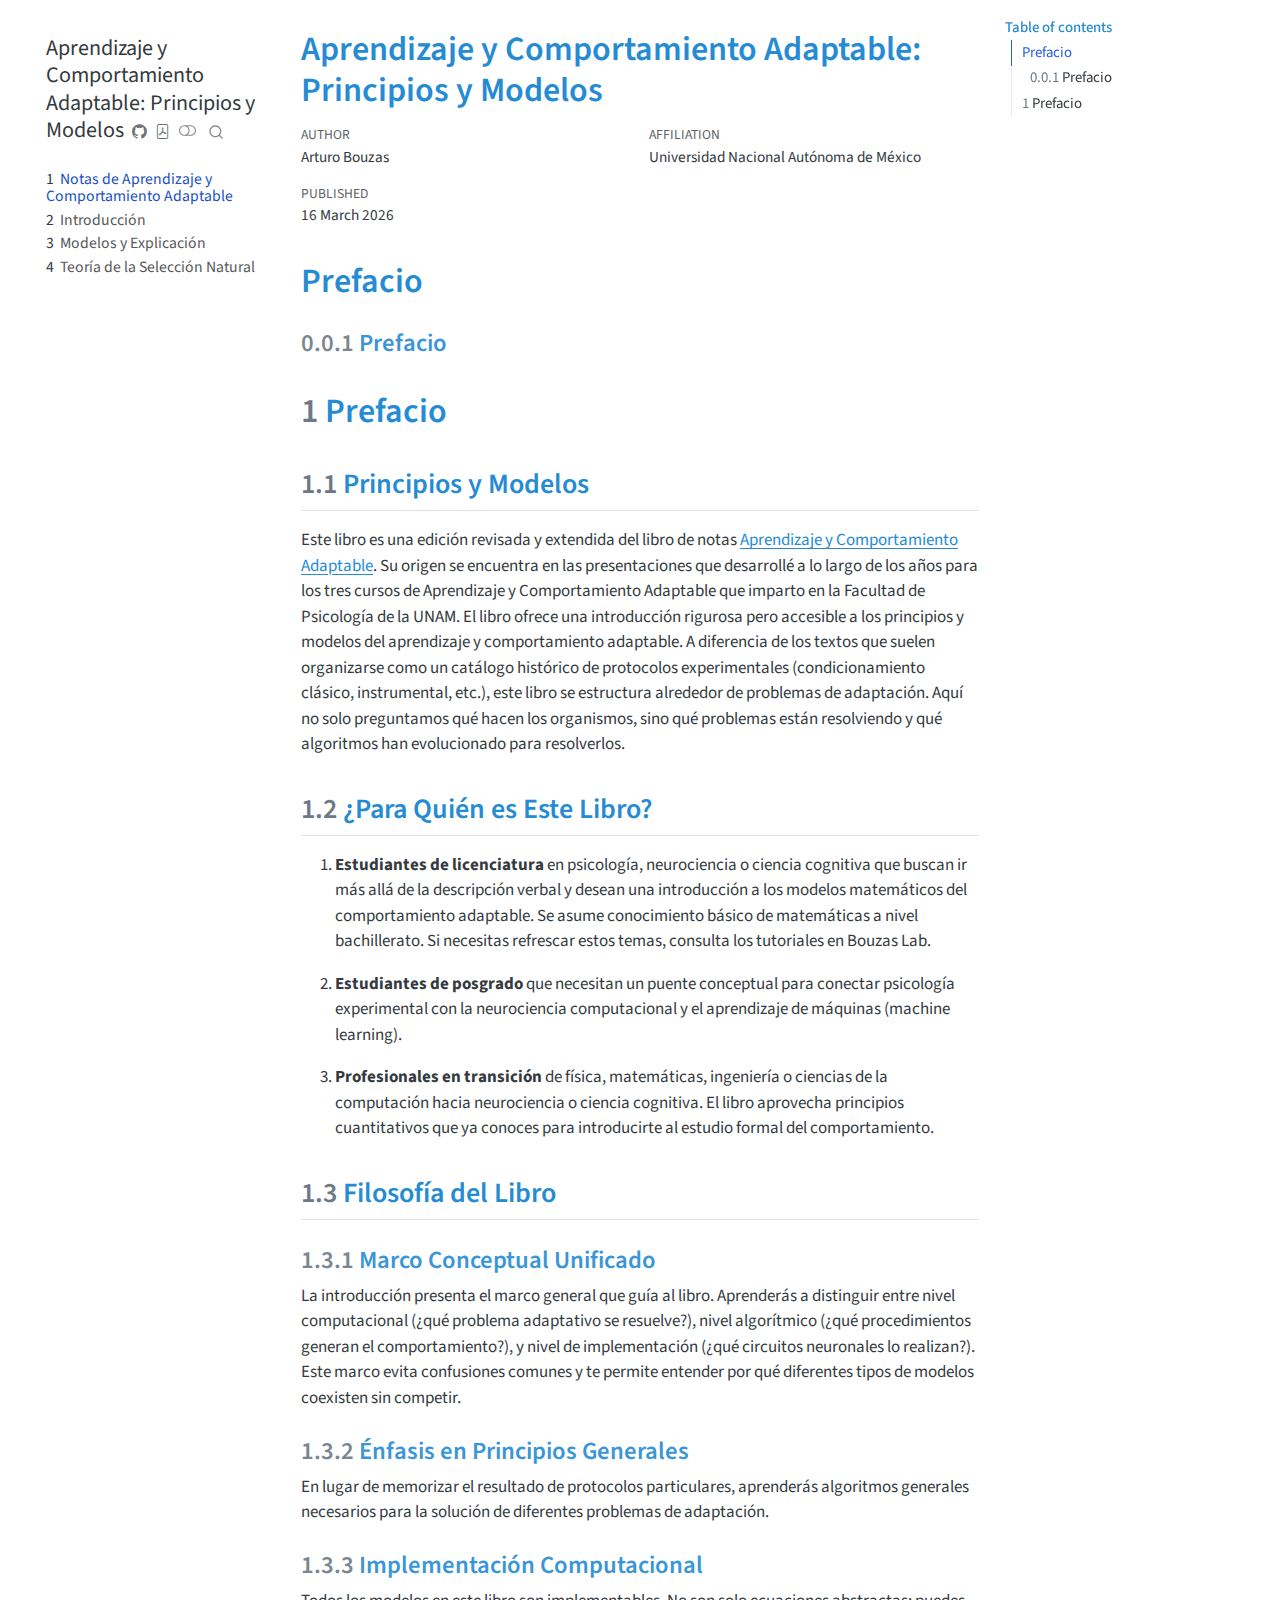
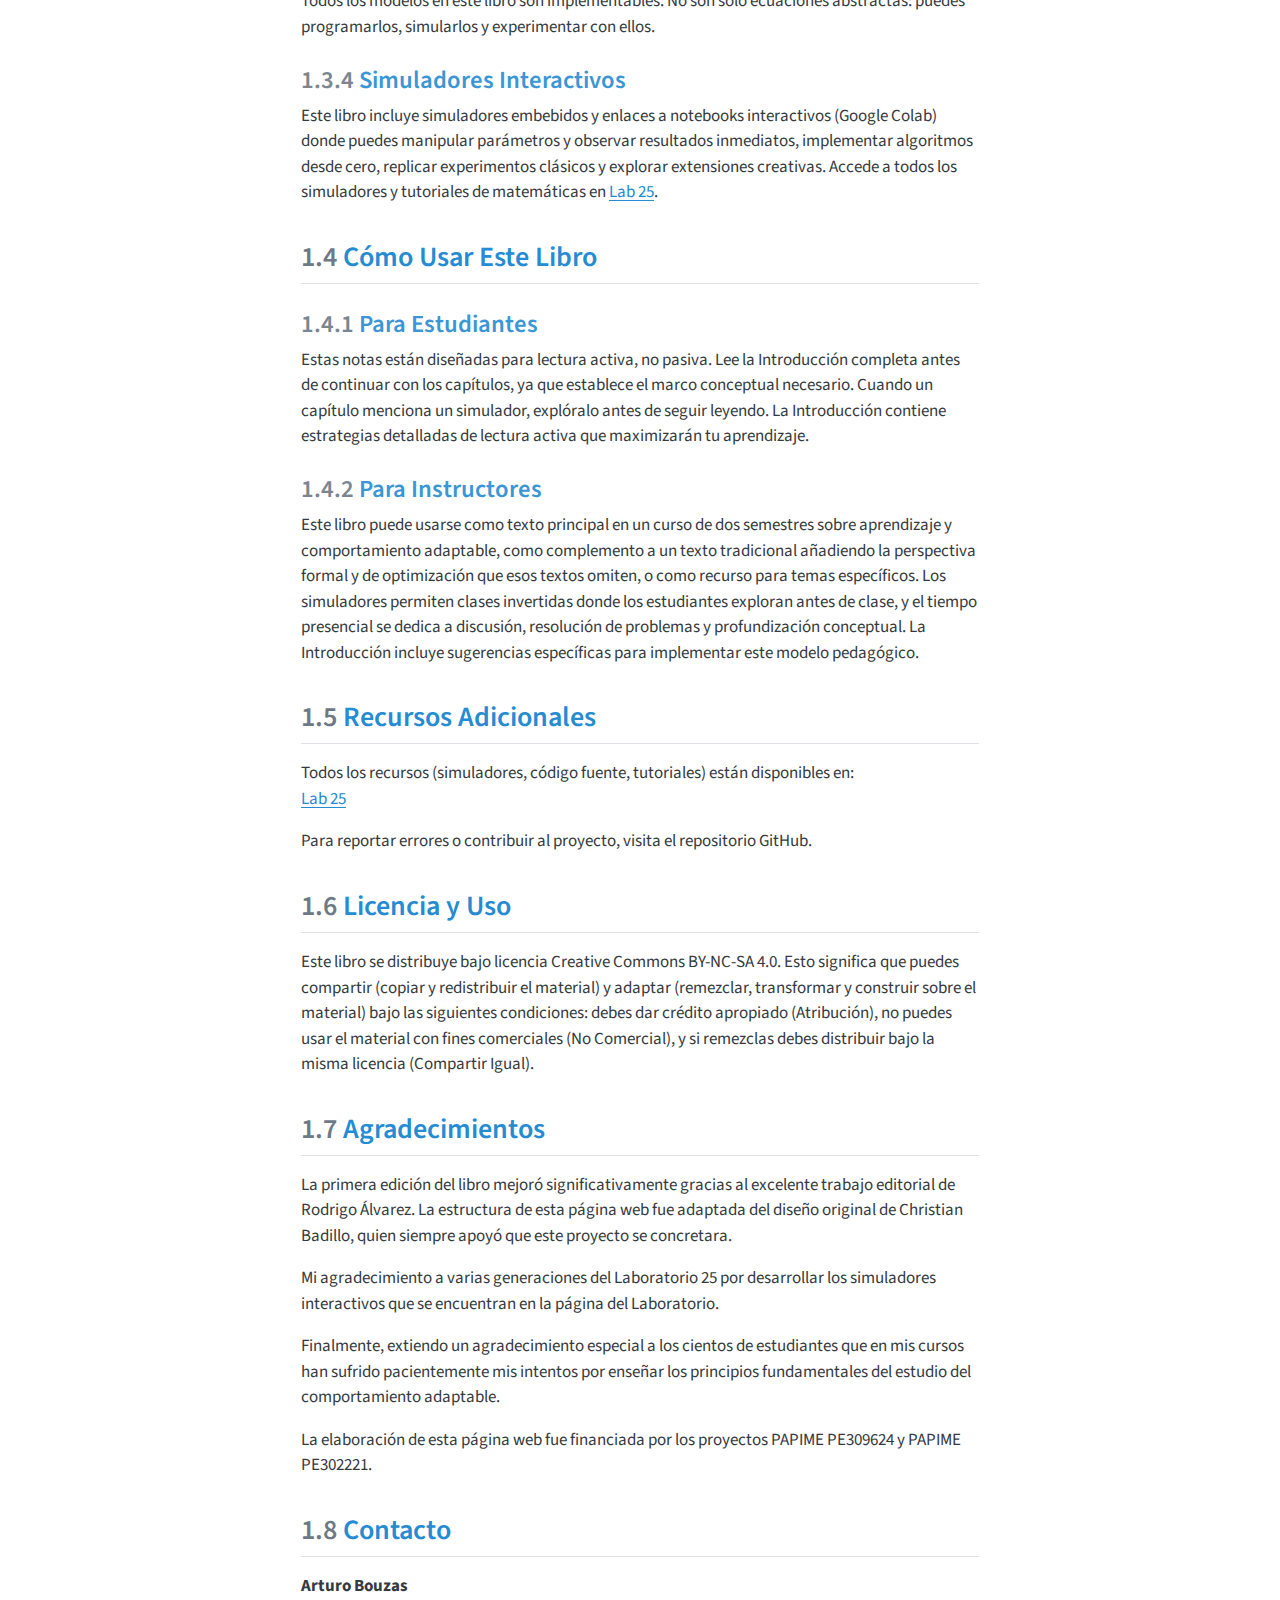
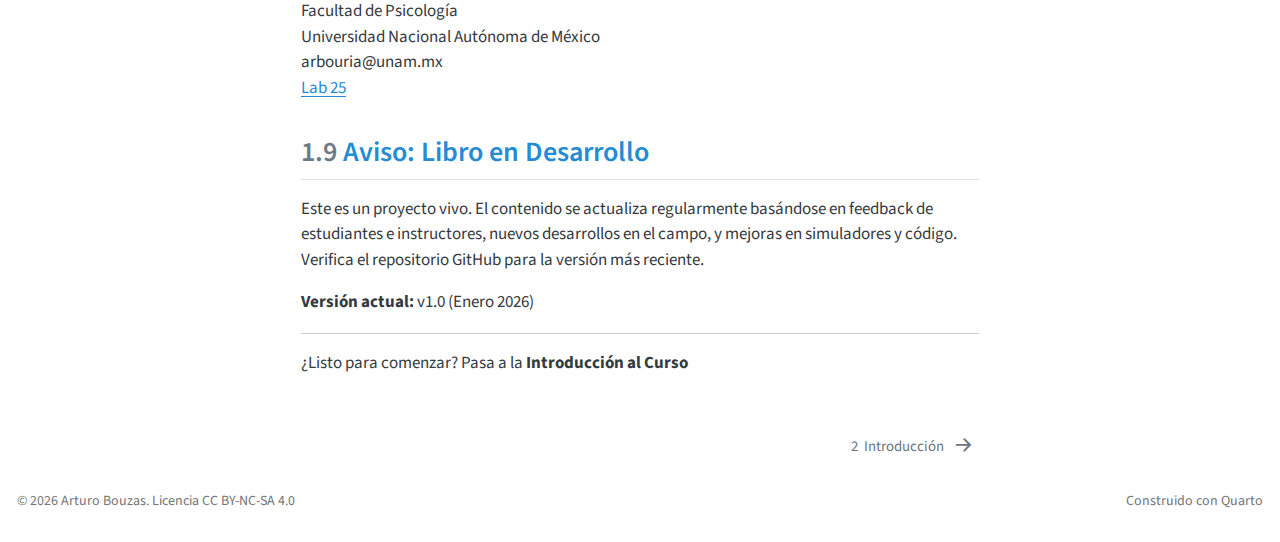
<file: index.html>
<!DOCTYPE html>
<html xmlns="http://www.w3.org/1999/xhtml" lang="en" xml:lang="en"><head>

<meta charset="utf-8">
<meta name="generator" content="quarto-1.8.26">

<meta name="viewport" content="width=device-width, initial-scale=1.0, user-scalable=yes">

<meta name="author" content="Arturo Bouzas">
<meta name="dcterms.date" content="2026-03-16">

<title>Aprendizaje y Comportamiento Adaptable: Principios y Modelos</title>
<style>
code{white-space: pre-wrap;}
span.smallcaps{font-variant: small-caps;}
div.columns{display: flex; gap: min(4vw, 1.5em);}
div.column{flex: auto; overflow-x: auto;}
div.hanging-indent{margin-left: 1.5em; text-indent: -1.5em;}
ul.task-list{list-style: none;}
ul.task-list li input[type="checkbox"] {
  width: 0.8em;
  margin: 0 0.8em 0.2em -1em; /* quarto-specific, see https://github.com/quarto-dev/quarto-cli/issues/4556 */ 
  vertical-align: middle;
}
</style>


<script src="site_libs/quarto-nav/quarto-nav.js"></script>
<script src="site_libs/clipboard/clipboard.min.js"></script>
<script src="site_libs/quarto-search/autocomplete.umd.js"></script>
<script src="site_libs/quarto-search/fuse.min.js"></script>
<script src="site_libs/quarto-search/quarto-search.js"></script>
<meta name="quarto:offset" content="./">
<link href="./intro.html" rel="next">
<script src="site_libs/quarto-html/quarto.js" type="module"></script>
<script src="site_libs/quarto-html/tabsets/tabsets.js" type="module"></script>
<script src="site_libs/quarto-html/axe/axe-check.js" type="module"></script>
<script src="site_libs/quarto-html/popper.min.js"></script>
<script src="site_libs/quarto-html/tippy.umd.min.js"></script>
<script src="site_libs/quarto-html/anchor.min.js"></script>
<link href="site_libs/quarto-html/tippy.css" rel="stylesheet">
<link href="site_libs/quarto-html/quarto-syntax-highlighting-587c61ba64f3a5504c4d52d930310e48.css" rel="stylesheet" class="quarto-color-scheme" id="quarto-text-highlighting-styles">
<link href="site_libs/quarto-html/quarto-syntax-highlighting-dark-b758ccaa5987ceb1b75504551e579abf.css" rel="stylesheet" class="quarto-color-scheme quarto-color-alternate" id="quarto-text-highlighting-styles">
<link href="site_libs/quarto-html/quarto-syntax-highlighting-587c61ba64f3a5504c4d52d930310e48.css" rel="stylesheet" class="quarto-color-scheme-extra" id="quarto-text-highlighting-styles">
<script src="site_libs/bootstrap/bootstrap.min.js"></script>
<link href="site_libs/bootstrap/bootstrap-icons.css" rel="stylesheet">
<link href="site_libs/bootstrap/bootstrap-27c261d06b905028a18691de25d09dde.min.css" rel="stylesheet" append-hash="true" class="quarto-color-scheme" id="quarto-bootstrap" data-mode="light">
<link href="site_libs/bootstrap/bootstrap-dark-234501a227967ac462f24af7be37efa8.min.css" rel="stylesheet" append-hash="true" class="quarto-color-scheme quarto-color-alternate" id="quarto-bootstrap" data-mode="dark">
<link href="site_libs/bootstrap/bootstrap-27c261d06b905028a18691de25d09dde.min.css" rel="stylesheet" append-hash="true" class="quarto-color-scheme-extra" id="quarto-bootstrap" data-mode="light">
<script id="quarto-search-options" type="application/json">{
  "location": "sidebar",
  "copy-button": false,
  "collapse-after": 3,
  "panel-placement": "start",
  "type": "overlay",
  "limit": 50,
  "keyboard-shortcut": [
    "f",
    "/",
    "s"
  ],
  "language": {
    "search-no-results-text": "No results",
    "search-matching-documents-text": "matching documents",
    "search-copy-link-title": "Copy link to search",
    "search-hide-matches-text": "Hide additional matches",
    "search-more-match-text": "more match in this document",
    "search-more-matches-text": "more matches in this document",
    "search-clear-button-title": "Clear",
    "search-text-placeholder": "",
    "search-detached-cancel-button-title": "Cancel",
    "search-submit-button-title": "Submit",
    "search-label": "Search"
  }
}</script>


<link rel="stylesheet" href="styles/custom.css">
</head>

<body class="nav-sidebar floating quarto-light"><script id="quarto-html-before-body" type="application/javascript">
    const toggleBodyColorMode = (bsSheetEl) => {
      const mode = bsSheetEl.getAttribute("data-mode");
      const bodyEl = window.document.querySelector("body");
      if (mode === "dark") {
        bodyEl.classList.add("quarto-dark");
        bodyEl.classList.remove("quarto-light");
      } else {
        bodyEl.classList.add("quarto-light");
        bodyEl.classList.remove("quarto-dark");
      }
    }
    const toggleBodyColorPrimary = () => {
      const bsSheetEl = window.document.querySelector("link#quarto-bootstrap:not([rel=disabled-stylesheet])");
      if (bsSheetEl) {
        toggleBodyColorMode(bsSheetEl);
      }
    }
    const setColorSchemeToggle = (alternate) => {
      const toggles = window.document.querySelectorAll('.quarto-color-scheme-toggle');
      for (let i=0; i < toggles.length; i++) {
        const toggle = toggles[i];
        if (toggle) {
          if (alternate) {
            toggle.classList.add("alternate");
          } else {
            toggle.classList.remove("alternate");
          }
        }
      }
    };
    const toggleColorMode = (alternate) => {
      // Switch the stylesheets
      const primaryStylesheets = window.document.querySelectorAll('link.quarto-color-scheme:not(.quarto-color-alternate)');
      const alternateStylesheets = window.document.querySelectorAll('link.quarto-color-scheme.quarto-color-alternate');
      manageTransitions('#quarto-margin-sidebar .nav-link', false);
      if (alternate) {
        // note: dark is layered on light, we don't disable primary!
        enableStylesheet(alternateStylesheets);
        for (const sheetNode of alternateStylesheets) {
          if (sheetNode.id === "quarto-bootstrap") {
            toggleBodyColorMode(sheetNode);
          }
        }
      } else {
        disableStylesheet(alternateStylesheets);
        enableStylesheet(primaryStylesheets)
        toggleBodyColorPrimary();
      }
      manageTransitions('#quarto-margin-sidebar .nav-link', true);
      // Switch the toggles
      setColorSchemeToggle(alternate)
      // Hack to workaround the fact that safari doesn't
      // properly recolor the scrollbar when toggling (#1455)
      if (navigator.userAgent.indexOf('Safari') > 0 && navigator.userAgent.indexOf('Chrome') == -1) {
        manageTransitions("body", false);
        window.scrollTo(0, 1);
        setTimeout(() => {
          window.scrollTo(0, 0);
          manageTransitions("body", true);
        }, 40);
      }
    }
    const disableStylesheet = (stylesheets) => {
      for (let i=0; i < stylesheets.length; i++) {
        const stylesheet = stylesheets[i];
        stylesheet.rel = 'disabled-stylesheet';
      }
    }
    const enableStylesheet = (stylesheets) => {
      for (let i=0; i < stylesheets.length; i++) {
        const stylesheet = stylesheets[i];
        if(stylesheet.rel !== 'stylesheet') { // for Chrome, which will still FOUC without this check
          stylesheet.rel = 'stylesheet';
        }
      }
    }
    const manageTransitions = (selector, allowTransitions) => {
      const els = window.document.querySelectorAll(selector);
      for (let i=0; i < els.length; i++) {
        const el = els[i];
        if (allowTransitions) {
          el.classList.remove('notransition');
        } else {
          el.classList.add('notransition');
        }
      }
    }
    const isFileUrl = () => {
      return window.location.protocol === 'file:';
    }
    const hasAlternateSentinel = () => {
      let styleSentinel = getColorSchemeSentinel();
      if (styleSentinel !== null) {
        return styleSentinel === "alternate";
      } else {
        return false;
      }
    }
    const setStyleSentinel = (alternate) => {
      const value = alternate ? "alternate" : "default";
      if (!isFileUrl()) {
        window.localStorage.setItem("quarto-color-scheme", value);
      } else {
        localAlternateSentinel = value;
      }
    }
    const getColorSchemeSentinel = () => {
      if (!isFileUrl()) {
        const storageValue = window.localStorage.getItem("quarto-color-scheme");
        return storageValue != null ? storageValue : localAlternateSentinel;
      } else {
        return localAlternateSentinel;
      }
    }
    const toggleGiscusIfUsed = (isAlternate, darkModeDefault) => {
      const baseTheme = document.querySelector('#giscus-base-theme')?.value ?? 'light';
      const alternateTheme = document.querySelector('#giscus-alt-theme')?.value ?? 'dark';
      let newTheme = '';
      if(authorPrefersDark) {
        newTheme = isAlternate ? baseTheme : alternateTheme;
      } else {
        newTheme = isAlternate ? alternateTheme : baseTheme;
      }
      const changeGiscusTheme = () => {
        // From: https://github.com/giscus/giscus/issues/336
        const sendMessage = (message) => {
          const iframe = document.querySelector('iframe.giscus-frame');
          if (!iframe) return;
          iframe.contentWindow.postMessage({ giscus: message }, 'https://giscus.app');
        }
        sendMessage({
          setConfig: {
            theme: newTheme
          }
        });
      }
      const isGiscussLoaded = window.document.querySelector('iframe.giscus-frame') !== null;
      if (isGiscussLoaded) {
        changeGiscusTheme();
      }
    };
    const authorPrefersDark = false;
    const darkModeDefault = authorPrefersDark;
      document.querySelector('link#quarto-text-highlighting-styles.quarto-color-scheme-extra').rel = 'disabled-stylesheet';
      document.querySelector('link#quarto-bootstrap.quarto-color-scheme-extra').rel = 'disabled-stylesheet';
    let localAlternateSentinel = darkModeDefault ? 'alternate' : 'default';
    // Dark / light mode switch
    window.quartoToggleColorScheme = () => {
      // Read the current dark / light value
      let toAlternate = !hasAlternateSentinel();
      toggleColorMode(toAlternate);
      setStyleSentinel(toAlternate);
      toggleGiscusIfUsed(toAlternate, darkModeDefault);
      window.dispatchEvent(new Event('resize'));
    };
    // Switch to dark mode if need be
    if (hasAlternateSentinel()) {
      toggleColorMode(true);
    } else {
      toggleColorMode(false);
    }
  </script>

<div id="quarto-search-results"></div>
  <header id="quarto-header" class="headroom fixed-top">
  <nav class="quarto-secondary-nav">
    <div class="container-fluid d-flex">
      <button type="button" class="quarto-btn-toggle btn" data-bs-toggle="collapse" role="button" data-bs-target=".quarto-sidebar-collapse-item" aria-controls="quarto-sidebar" aria-expanded="false" aria-label="Toggle sidebar navigation" onclick="if (window.quartoToggleHeadroom) { window.quartoToggleHeadroom(); }">
        <i class="bi bi-layout-text-sidebar-reverse"></i>
      </button>
        <nav class="quarto-page-breadcrumbs" aria-label="breadcrumb"><ol class="breadcrumb"><li class="breadcrumb-item"><a href="./index.html"><span class="chapter-number">1</span>&nbsp; <span class="chapter-title">Notas de Aprendizaje y Comportamiento Adaptable</span></a></li></ol></nav>
        <a class="flex-grow-1" role="navigation" data-bs-toggle="collapse" data-bs-target=".quarto-sidebar-collapse-item" aria-controls="quarto-sidebar" aria-expanded="false" aria-label="Toggle sidebar navigation" onclick="if (window.quartoToggleHeadroom) { window.quartoToggleHeadroom(); }">      
        </a>
      <button type="button" class="btn quarto-search-button" aria-label="Search" onclick="window.quartoOpenSearch();">
        <i class="bi bi-search"></i>
      </button>
    </div>
  </nav>
</header>
<!-- content -->
<div id="quarto-content" class="quarto-container page-columns page-rows-contents page-layout-article">
<!-- sidebar -->
  <nav id="quarto-sidebar" class="sidebar collapse collapse-horizontal quarto-sidebar-collapse-item sidebar-navigation floating overflow-auto">
    <div class="pt-lg-2 mt-2 text-left sidebar-header">
    <div class="sidebar-title mb-0 py-0">
      <a href="./">Aprendizaje y Comportamiento Adaptable: Principios y Modelos</a> 
        <div class="sidebar-tools-main tools-wide">
    <a href="https://github.com/bouzaslab25/libro-aca" title="Ver en GitHub" class="quarto-navigation-tool px-1" aria-label="Ver en GitHub"><i class="bi bi-github"></i></a>
    <a href="./Aprendizaje-y-Comportamiento-Adaptable--Principios-y-Modelos.pdf" title="Download PDF" class="quarto-navigation-tool px-1" aria-label="Download PDF"><i class="bi bi-file-pdf"></i></a>
  <a href="" class="quarto-color-scheme-toggle quarto-navigation-tool  px-1" onclick="window.quartoToggleColorScheme(); return false;" title="Toggle dark mode"><i class="bi"></i></a>
    <div id="quarto-search" class="quarto-navigation-tool px-1" title="Search"></div>
</div>
    </div>
      </div>
    <div class="sidebar-menu-container"> 
    <ul class="list-unstyled mt-1">
        <li class="sidebar-item">
  <div class="sidebar-item-container"> 
  <a href="./index.html" class="sidebar-item-text sidebar-link active">
 <span class="menu-text"><span class="chapter-number">1</span>&nbsp; <span class="chapter-title">Notas de Aprendizaje y Comportamiento Adaptable</span></span></a>
  </div>
</li>
        <li class="sidebar-item">
  <div class="sidebar-item-container"> 
  <a href="./intro.html" class="sidebar-item-text sidebar-link">
 <span class="menu-text"><span class="chapter-number">2</span>&nbsp; <span class="chapter-title">Introducción</span></span></a>
  </div>
</li>
        <li class="sidebar-item">
  <div class="sidebar-item-container"> 
  <a href="./explicacion.html" class="sidebar-item-text sidebar-link">
 <span class="menu-text"><span class="chapter-number">3</span>&nbsp; <span class="chapter-title">Modelos y Explicación</span></span></a>
  </div>
</li>
        <li class="sidebar-item">
  <div class="sidebar-item-container"> 
  <a href="./evolucion.html" class="sidebar-item-text sidebar-link">
 <span class="menu-text"><span class="chapter-number">4</span>&nbsp; <span class="chapter-title">Teoría de la Selección Natural</span></span></a>
  </div>
</li>
    </ul>
    </div>
</nav>
<div id="quarto-sidebar-glass" class="quarto-sidebar-collapse-item" data-bs-toggle="collapse" data-bs-target=".quarto-sidebar-collapse-item"></div>
<!-- margin-sidebar -->
    <div id="quarto-margin-sidebar" class="sidebar margin-sidebar">
        <nav id="TOC" role="doc-toc" class="toc-active">
    <h2 id="toc-title">Table of contents</h2>
   
  <ul>
  <li><a href="#prefacio" id="toc-prefacio" class="nav-link active" data-scroll-target="#prefacio">Prefacio</a>
  <ul class="collapse">
  <li><a href="#prefacio-1" id="toc-prefacio-1" class="nav-link" data-scroll-target="#prefacio-1"><span class="header-section-number">0.0.1</span> Prefacio</a></li>
  </ul></li>
  <li><a href="#prefacio-2" id="toc-prefacio-2" class="nav-link" data-scroll-target="#prefacio-2"><span class="header-section-number">1</span> Prefacio</a>
  <ul class="collapse">
  <li><a href="#principios-y-modelos" id="toc-principios-y-modelos" class="nav-link" data-scroll-target="#principios-y-modelos"><span class="header-section-number">1.1</span> Principios y Modelos</a></li>
  <li><a href="#para-quién-es-este-libro" id="toc-para-quién-es-este-libro" class="nav-link" data-scroll-target="#para-quién-es-este-libro"><span class="header-section-number">1.2</span> ¿Para Quién es Este Libro?</a></li>
  <li><a href="#filosofía-del-libro" id="toc-filosofía-del-libro" class="nav-link" data-scroll-target="#filosofía-del-libro"><span class="header-section-number">1.3</span> Filosofía del Libro</a>
  <ul class="collapse">
  <li><a href="#marco-conceptual-unificado" id="toc-marco-conceptual-unificado" class="nav-link" data-scroll-target="#marco-conceptual-unificado"><span class="header-section-number">1.3.1</span> Marco Conceptual Unificado</a></li>
  <li><a href="#énfasis-en-principios-generales" id="toc-énfasis-en-principios-generales" class="nav-link" data-scroll-target="#énfasis-en-principios-generales"><span class="header-section-number">1.3.2</span> Énfasis en Principios Generales</a></li>
  <li><a href="#implementación-computacional" id="toc-implementación-computacional" class="nav-link" data-scroll-target="#implementación-computacional"><span class="header-section-number">1.3.3</span> Implementación Computacional</a></li>
  <li><a href="#simuladores-interactivos" id="toc-simuladores-interactivos" class="nav-link" data-scroll-target="#simuladores-interactivos"><span class="header-section-number">1.3.4</span> Simuladores Interactivos</a></li>
  </ul></li>
  <li><a href="#cómo-usar-este-libro" id="toc-cómo-usar-este-libro" class="nav-link" data-scroll-target="#cómo-usar-este-libro"><span class="header-section-number">1.4</span> Cómo Usar Este Libro</a>
  <ul class="collapse">
  <li><a href="#para-estudiantes" id="toc-para-estudiantes" class="nav-link" data-scroll-target="#para-estudiantes"><span class="header-section-number">1.4.1</span> Para Estudiantes</a></li>
  <li><a href="#para-instructores" id="toc-para-instructores" class="nav-link" data-scroll-target="#para-instructores"><span class="header-section-number">1.4.2</span> Para Instructores</a></li>
  </ul></li>
  <li><a href="#recursos-adicionales" id="toc-recursos-adicionales" class="nav-link" data-scroll-target="#recursos-adicionales"><span class="header-section-number">1.5</span> Recursos Adicionales</a></li>
  <li><a href="#licencia-y-uso" id="toc-licencia-y-uso" class="nav-link" data-scroll-target="#licencia-y-uso"><span class="header-section-number">1.6</span> Licencia y Uso</a></li>
  <li><a href="#agradecimientos" id="toc-agradecimientos" class="nav-link" data-scroll-target="#agradecimientos"><span class="header-section-number">1.7</span> Agradecimientos</a></li>
  <li><a href="#contacto" id="toc-contacto" class="nav-link" data-scroll-target="#contacto"><span class="header-section-number">1.8</span> Contacto</a></li>
  <li><a href="#aviso-libro-en-desarrollo" id="toc-aviso-libro-en-desarrollo" class="nav-link" data-scroll-target="#aviso-libro-en-desarrollo"><span class="header-section-number">1.9</span> Aviso: Libro en Desarrollo</a></li>
  </ul></li>
  </ul>
</nav>
    </div>
<!-- main -->
<main class="content" id="quarto-document-content">


<header id="title-block-header" class="quarto-title-block default">
<div class="quarto-title">
<h1 class="title">Aprendizaje y Comportamiento Adaptable: Principios y Modelos</h1>
</div>


<div class="quarto-title-meta-author">
  <div class="quarto-title-meta-heading">Author</div>
  <div class="quarto-title-meta-heading">Affiliation</div>
  
    <div class="quarto-title-meta-contents">
    <p class="author">Arturo Bouzas </p>
  </div>
  <div class="quarto-title-meta-contents">
        <p class="affiliation">
            Universidad Nacional Autónoma de México
          </p>
      </div>
  </div>

<div class="quarto-title-meta">

      
    <div>
    <div class="quarto-title-meta-heading">Published</div>
    <div class="quarto-title-meta-contents">
      <p class="date">16 March 2026</p>
    </div>
  </div>
  
    
  </div>
  


</header>


<section id="prefacio" class="level1 unnumbered">
<h1 class="unnumbered">Prefacio</h1>
<section id="prefacio-1" class="level3" data-number="0.0.1">
<h3 data-number="0.0.1" class="anchored" data-anchor-id="prefacio-1"><span class="header-section-number">0.0.1</span> Prefacio</h3>
</section>
</section>
<section id="prefacio-2" class="level1" data-number="1">
<h1 data-number="1"><span class="header-section-number">1</span> Prefacio</h1>
<section id="principios-y-modelos" class="level2" data-number="1.1">
<h2 data-number="1.1" class="anchored" data-anchor-id="principios-y-modelos"><span class="header-section-number">1.1</span> Principios y Modelos</h2>
<p>Este libro es una edición revisada y extendida del libro de notas <a href="https://arbouria.github.io/Notas-Aprendizaje-y-Comportamiento-Adaptable-I/">Aprendizaje y Comportamiento Adaptable</a>. Su origen se encuentra en las presentaciones que desarrollé a lo largo de los años para los tres cursos de Aprendizaje y Comportamiento Adaptable que imparto en la Facultad de Psicología de la UNAM. El libro ofrece una introducción rigurosa pero accesible a los principios y modelos del aprendizaje y comportamiento adaptable. A diferencia de los textos que suelen organizarse como un catálogo histórico de protocolos experimentales (condicionamiento clásico, instrumental, etc.), este libro se estructura alrededor de problemas de adaptación. Aquí no solo preguntamos qué hacen los organismos, sino qué problemas están resolviendo y qué algoritmos han evolucionado para resolverlos.</p>
</section>
<section id="para-quién-es-este-libro" class="level2" data-number="1.2">
<h2 data-number="1.2" class="anchored" data-anchor-id="para-quién-es-este-libro"><span class="header-section-number">1.2</span> ¿Para Quién es Este Libro?</h2>
<ol type="1">
<li><p><strong>Estudiantes de licenciatura</strong> en psicología, neurociencia o ciencia cognitiva que buscan ir más allá de la descripción verbal y desean una introducción a los modelos matemáticos del comportamiento adaptable. Se asume conocimiento básico de matemáticas a nivel bachillerato. Si necesitas refrescar estos temas, consulta los tutoriales en Bouzas Lab.</p></li>
<li><p><strong>Estudiantes de posgrado</strong> que necesitan un puente conceptual para conectar psicología experimental con la neurociencia computacional y el aprendizaje de máquinas (machine learning).</p></li>
<li><p><strong>Profesionales en transición</strong> de física, matemáticas, ingeniería o ciencias de la computación hacia neurociencia o ciencia cognitiva. El libro aprovecha principios cuantitativos que ya conoces para introducirte al estudio formal del comportamiento.</p></li>
</ol>
</section>
<section id="filosofía-del-libro" class="level2" data-number="1.3">
<h2 data-number="1.3" class="anchored" data-anchor-id="filosofía-del-libro"><span class="header-section-number">1.3</span> Filosofía del Libro</h2>
<section id="marco-conceptual-unificado" class="level3" data-number="1.3.1">
<h3 data-number="1.3.1" class="anchored" data-anchor-id="marco-conceptual-unificado"><span class="header-section-number">1.3.1</span> Marco Conceptual Unificado</h3>
<p>La introducción presenta el marco general que guía al libro. Aprenderás a distinguir entre nivel computacional (¿qué problema adaptativo se resuelve?), nivel algorítmico (¿qué procedimientos generan el comportamiento?), y nivel de implementación (¿qué circuitos neuronales lo realizan?). Este marco evita confusiones comunes y te permite entender por qué diferentes tipos de modelos coexisten sin competir.</p>
</section>
<section id="énfasis-en-principios-generales" class="level3" data-number="1.3.2">
<h3 data-number="1.3.2" class="anchored" data-anchor-id="énfasis-en-principios-generales"><span class="header-section-number">1.3.2</span> Énfasis en Principios Generales</h3>
<p>En lugar de memorizar el resultado de protocolos particulares, aprenderás algoritmos generales necesarios para la solución de diferentes problemas de adaptación.</p>
</section>
<section id="implementación-computacional" class="level3" data-number="1.3.3">
<h3 data-number="1.3.3" class="anchored" data-anchor-id="implementación-computacional"><span class="header-section-number">1.3.3</span> Implementación Computacional</h3>
<p>Todos los modelos en este libro son implementables. No son solo ecuaciones abstractas: puedes programarlos, simularlos y experimentar con ellos.</p>
</section>
<section id="simuladores-interactivos" class="level3" data-number="1.3.4">
<h3 data-number="1.3.4" class="anchored" data-anchor-id="simuladores-interactivos"><span class="header-section-number">1.3.4</span> Simuladores Interactivos</h3>
<p>Este libro incluye simuladores embebidos y enlaces a notebooks interactivos (Google Colab) donde puedes manipular parámetros y observar resultados inmediatos, implementar algoritmos desde cero, replicar experimentos clásicos y explorar extensiones creativas. Accede a todos los simuladores y tutoriales de matemáticas en <a href="https://www.bouzaslab25.com">Lab 25</a>.</p>
</section>
</section>
<section id="cómo-usar-este-libro" class="level2" data-number="1.4">
<h2 data-number="1.4" class="anchored" data-anchor-id="cómo-usar-este-libro"><span class="header-section-number">1.4</span> Cómo Usar Este Libro</h2>
<section id="para-estudiantes" class="level3" data-number="1.4.1">
<h3 data-number="1.4.1" class="anchored" data-anchor-id="para-estudiantes"><span class="header-section-number">1.4.1</span> Para Estudiantes</h3>
<p>Estas notas están diseñadas para lectura activa, no pasiva. Lee la Introducción completa antes de continuar con los capítulos, ya que establece el marco conceptual necesario. Cuando un capítulo menciona un simulador, explóralo antes de seguir leyendo. La Introducción contiene estrategias detalladas de lectura activa que maximizarán tu aprendizaje.</p>
</section>
<section id="para-instructores" class="level3" data-number="1.4.2">
<h3 data-number="1.4.2" class="anchored" data-anchor-id="para-instructores"><span class="header-section-number">1.4.2</span> Para Instructores</h3>
<p>Este libro puede usarse como texto principal en un curso de dos semestres sobre aprendizaje y comportamiento adaptable, como complemento a un texto tradicional añadiendo la perspectiva formal y de optimización que esos textos omiten, o como recurso para temas específicos. Los simuladores permiten clases invertidas donde los estudiantes exploran antes de clase, y el tiempo presencial se dedica a discusión, resolución de problemas y profundización conceptual. La Introducción incluye sugerencias específicas para implementar este modelo pedagógico.</p>
</section>
</section>
<section id="recursos-adicionales" class="level2" data-number="1.5">
<h2 data-number="1.5" class="anchored" data-anchor-id="recursos-adicionales"><span class="header-section-number">1.5</span> Recursos Adicionales</h2>
<p>Todos los recursos (simuladores, código fuente, tutoriales) están disponibles en:<br>
<a href="https://www.bouzaslab25.com">Lab 25</a></p>
<p>Para reportar errores o contribuir al proyecto, visita el repositorio GitHub.</p>
</section>
<section id="licencia-y-uso" class="level2" data-number="1.6">
<h2 data-number="1.6" class="anchored" data-anchor-id="licencia-y-uso"><span class="header-section-number">1.6</span> Licencia y Uso</h2>
<p>Este libro se distribuye bajo licencia Creative Commons BY-NC-SA 4.0. Esto significa que puedes compartir (copiar y redistribuir el material) y adaptar (remezclar, transformar y construir sobre el material) bajo las siguientes condiciones: debes dar crédito apropiado (Atribución), no puedes usar el material con fines comerciales (No Comercial), y si remezclas debes distribuir bajo la misma licencia (Compartir Igual).</p>
</section>
<section id="agradecimientos" class="level2" data-number="1.7">
<h2 data-number="1.7" class="anchored" data-anchor-id="agradecimientos"><span class="header-section-number">1.7</span> Agradecimientos</h2>
<p>La primera edición del libro mejoró significativamente gracias al excelente trabajo editorial de Rodrigo Álvarez. La estructura de esta página web fue adaptada del diseño original de Christian Badillo, quien siempre apoyó que este proyecto se concretara.</p>
<p>Mi agradecimiento a varias generaciones del Laboratorio 25 por desarrollar los simuladores interactivos que se encuentran en la página del Laboratorio.</p>
<p>Finalmente, extiendo un agradecimiento especial a los cientos de estudiantes que en mis cursos han sufrido pacientemente mis intentos por enseñar los principios fundamentales del estudio del comportamiento adaptable.</p>
<p>La elaboración de esta página web fue financiada por los proyectos PAPIME PE309624 y PAPIME PE302221.</p>
</section>
<section id="contacto" class="level2" data-number="1.8">
<h2 data-number="1.8" class="anchored" data-anchor-id="contacto"><span class="header-section-number">1.8</span> Contacto</h2>
<p><strong>Arturo Bouzas</strong><br>
Facultad de Psicología<br>
Universidad Nacional Autónoma de México<br>
arbouria@unam.mx<br>
<a href="https://www.bouzaslab25.com">Lab 25</a></p>
</section>
<section id="aviso-libro-en-desarrollo" class="level2" data-number="1.9">
<h2 data-number="1.9" class="anchored" data-anchor-id="aviso-libro-en-desarrollo"><span class="header-section-number">1.9</span> Aviso: Libro en Desarrollo</h2>
<p>Este es un proyecto vivo. El contenido se actualiza regularmente basándose en feedback de estudiantes e instructores, nuevos desarrollos en el campo, y mejoras en simuladores y código. Verifica el repositorio GitHub para la versión más reciente.</p>
<p><strong>Versión actual:</strong> v1.0 (Enero 2026)</p>
<hr>
<p>¿Listo para comenzar? Pasa a la <strong>Introducción al Curso</strong></p>


</section>
</section>

</main> <!-- /main -->
<script id="quarto-html-after-body" type="application/javascript">
  window.document.addEventListener("DOMContentLoaded", function (event) {
    // Ensure there is a toggle, if there isn't float one in the top right
    if (window.document.querySelector('.quarto-color-scheme-toggle') === null) {
      const a = window.document.createElement('a');
      a.classList.add('top-right');
      a.classList.add('quarto-color-scheme-toggle');
      a.href = "";
      a.onclick = function() { try { window.quartoToggleColorScheme(); } catch {} return false; };
      const i = window.document.createElement("i");
      i.classList.add('bi');
      a.appendChild(i);
      window.document.body.appendChild(a);
    }
    setColorSchemeToggle(hasAlternateSentinel())
    const icon = "";
    const anchorJS = new window.AnchorJS();
    anchorJS.options = {
      placement: 'right',
      icon: icon
    };
    anchorJS.add('.anchored');
    const isCodeAnnotation = (el) => {
      for (const clz of el.classList) {
        if (clz.startsWith('code-annotation-')) {                     
          return true;
        }
      }
      return false;
    }
    const onCopySuccess = function(e) {
      // button target
      const button = e.trigger;
      // don't keep focus
      button.blur();
      // flash "checked"
      button.classList.add('code-copy-button-checked');
      var currentTitle = button.getAttribute("title");
      button.setAttribute("title", "Copied!");
      let tooltip;
      if (window.bootstrap) {
        button.setAttribute("data-bs-toggle", "tooltip");
        button.setAttribute("data-bs-placement", "left");
        button.setAttribute("data-bs-title", "Copied!");
        tooltip = new bootstrap.Tooltip(button, 
          { trigger: "manual", 
            customClass: "code-copy-button-tooltip",
            offset: [0, -8]});
        tooltip.show();    
      }
      setTimeout(function() {
        if (tooltip) {
          tooltip.hide();
          button.removeAttribute("data-bs-title");
          button.removeAttribute("data-bs-toggle");
          button.removeAttribute("data-bs-placement");
        }
        button.setAttribute("title", currentTitle);
        button.classList.remove('code-copy-button-checked');
      }, 1000);
      // clear code selection
      e.clearSelection();
    }
    const getTextToCopy = function(trigger) {
      const outerScaffold = trigger.parentElement.cloneNode(true);
      const codeEl = outerScaffold.querySelector('code');
      for (const childEl of codeEl.children) {
        if (isCodeAnnotation(childEl)) {
          childEl.remove();
        }
      }
      return codeEl.innerText;
    }
    const clipboard = new window.ClipboardJS('.code-copy-button:not([data-in-quarto-modal])', {
      text: getTextToCopy
    });
    clipboard.on('success', onCopySuccess);
    if (window.document.getElementById('quarto-embedded-source-code-modal')) {
      const clipboardModal = new window.ClipboardJS('.code-copy-button[data-in-quarto-modal]', {
        text: getTextToCopy,
        container: window.document.getElementById('quarto-embedded-source-code-modal')
      });
      clipboardModal.on('success', onCopySuccess);
    }
      var localhostRegex = new RegExp(/^(?:http|https):\/\/localhost\:?[0-9]*\//);
      var mailtoRegex = new RegExp(/^mailto:/);
        var filterRegex = new RegExp('/' + window.location.host + '/');
      var isInternal = (href) => {
          return filterRegex.test(href) || localhostRegex.test(href) || mailtoRegex.test(href);
      }
      // Inspect non-navigation links and adorn them if external
     var links = window.document.querySelectorAll('a[href]:not(.nav-link):not(.navbar-brand):not(.toc-action):not(.sidebar-link):not(.sidebar-item-toggle):not(.pagination-link):not(.no-external):not([aria-hidden]):not(.dropdown-item):not(.quarto-navigation-tool):not(.about-link)');
      for (var i=0; i<links.length; i++) {
        const link = links[i];
        if (!isInternal(link.href)) {
          // undo the damage that might have been done by quarto-nav.js in the case of
          // links that we want to consider external
          if (link.dataset.originalHref !== undefined) {
            link.href = link.dataset.originalHref;
          }
        }
      }
    function tippyHover(el, contentFn, onTriggerFn, onUntriggerFn) {
      const config = {
        allowHTML: true,
        maxWidth: 500,
        delay: 100,
        arrow: false,
        appendTo: function(el) {
            return el.parentElement;
        },
        interactive: true,
        interactiveBorder: 10,
        theme: 'quarto',
        placement: 'bottom-start',
      };
      if (contentFn) {
        config.content = contentFn;
      }
      if (onTriggerFn) {
        config.onTrigger = onTriggerFn;
      }
      if (onUntriggerFn) {
        config.onUntrigger = onUntriggerFn;
      }
      window.tippy(el, config); 
    }
    const noterefs = window.document.querySelectorAll('a[role="doc-noteref"]');
    for (var i=0; i<noterefs.length; i++) {
      const ref = noterefs[i];
      tippyHover(ref, function() {
        // use id or data attribute instead here
        let href = ref.getAttribute('data-footnote-href') || ref.getAttribute('href');
        try { href = new URL(href).hash; } catch {}
        const id = href.replace(/^#\/?/, "");
        const note = window.document.getElementById(id);
        if (note) {
          return note.innerHTML;
        } else {
          return "";
        }
      });
    }
    const xrefs = window.document.querySelectorAll('a.quarto-xref');
    const processXRef = (id, note) => {
      // Strip column container classes
      const stripColumnClz = (el) => {
        el.classList.remove("page-full", "page-columns");
        if (el.children) {
          for (const child of el.children) {
            stripColumnClz(child);
          }
        }
      }
      stripColumnClz(note)
      if (id === null || id.startsWith('sec-')) {
        // Special case sections, only their first couple elements
        const container = document.createElement("div");
        if (note.children && note.children.length > 2) {
          container.appendChild(note.children[0].cloneNode(true));
          for (let i = 1; i < note.children.length; i++) {
            const child = note.children[i];
            if (child.tagName === "P" && child.innerText === "") {
              continue;
            } else {
              container.appendChild(child.cloneNode(true));
              break;
            }
          }
          if (window.Quarto?.typesetMath) {
            window.Quarto.typesetMath(container);
          }
          return container.innerHTML
        } else {
          if (window.Quarto?.typesetMath) {
            window.Quarto.typesetMath(note);
          }
          return note.innerHTML;
        }
      } else {
        // Remove any anchor links if they are present
        const anchorLink = note.querySelector('a.anchorjs-link');
        if (anchorLink) {
          anchorLink.remove();
        }
        if (window.Quarto?.typesetMath) {
          window.Quarto.typesetMath(note);
        }
        if (note.classList.contains("callout")) {
          return note.outerHTML;
        } else {
          return note.innerHTML;
        }
      }
    }
    for (var i=0; i<xrefs.length; i++) {
      const xref = xrefs[i];
      tippyHover(xref, undefined, function(instance) {
        instance.disable();
        let url = xref.getAttribute('href');
        let hash = undefined; 
        if (url.startsWith('#')) {
          hash = url;
        } else {
          try { hash = new URL(url).hash; } catch {}
        }
        if (hash) {
          const id = hash.replace(/^#\/?/, "");
          const note = window.document.getElementById(id);
          if (note !== null) {
            try {
              const html = processXRef(id, note.cloneNode(true));
              instance.setContent(html);
            } finally {
              instance.enable();
              instance.show();
            }
          } else {
            // See if we can fetch this
            fetch(url.split('#')[0])
            .then(res => res.text())
            .then(html => {
              const parser = new DOMParser();
              const htmlDoc = parser.parseFromString(html, "text/html");
              const note = htmlDoc.getElementById(id);
              if (note !== null) {
                const html = processXRef(id, note);
                instance.setContent(html);
              } 
            }).finally(() => {
              instance.enable();
              instance.show();
            });
          }
        } else {
          // See if we can fetch a full url (with no hash to target)
          // This is a special case and we should probably do some content thinning / targeting
          fetch(url)
          .then(res => res.text())
          .then(html => {
            const parser = new DOMParser();
            const htmlDoc = parser.parseFromString(html, "text/html");
            const note = htmlDoc.querySelector('main.content');
            if (note !== null) {
              // This should only happen for chapter cross references
              // (since there is no id in the URL)
              // remove the first header
              if (note.children.length > 0 && note.children[0].tagName === "HEADER") {
                note.children[0].remove();
              }
              const html = processXRef(null, note);
              instance.setContent(html);
            } 
          }).finally(() => {
            instance.enable();
            instance.show();
          });
        }
      }, function(instance) {
      });
    }
        let selectedAnnoteEl;
        const selectorForAnnotation = ( cell, annotation) => {
          let cellAttr = 'data-code-cell="' + cell + '"';
          let lineAttr = 'data-code-annotation="' +  annotation + '"';
          const selector = 'span[' + cellAttr + '][' + lineAttr + ']';
          return selector;
        }
        const selectCodeLines = (annoteEl) => {
          const doc = window.document;
          const targetCell = annoteEl.getAttribute("data-target-cell");
          const targetAnnotation = annoteEl.getAttribute("data-target-annotation");
          const annoteSpan = window.document.querySelector(selectorForAnnotation(targetCell, targetAnnotation));
          const lines = annoteSpan.getAttribute("data-code-lines").split(",");
          const lineIds = lines.map((line) => {
            return targetCell + "-" + line;
          })
          let top = null;
          let height = null;
          let parent = null;
          if (lineIds.length > 0) {
              //compute the position of the single el (top and bottom and make a div)
              const el = window.document.getElementById(lineIds[0]);
              top = el.offsetTop;
              height = el.offsetHeight;
              parent = el.parentElement.parentElement;
            if (lineIds.length > 1) {
              const lastEl = window.document.getElementById(lineIds[lineIds.length - 1]);
              const bottom = lastEl.offsetTop + lastEl.offsetHeight;
              height = bottom - top;
            }
            if (top !== null && height !== null && parent !== null) {
              // cook up a div (if necessary) and position it 
              let div = window.document.getElementById("code-annotation-line-highlight");
              if (div === null) {
                div = window.document.createElement("div");
                div.setAttribute("id", "code-annotation-line-highlight");
                div.style.position = 'absolute';
                parent.appendChild(div);
              }
              div.style.top = top - 2 + "px";
              div.style.height = height + 4 + "px";
              div.style.left = 0;
              let gutterDiv = window.document.getElementById("code-annotation-line-highlight-gutter");
              if (gutterDiv === null) {
                gutterDiv = window.document.createElement("div");
                gutterDiv.setAttribute("id", "code-annotation-line-highlight-gutter");
                gutterDiv.style.position = 'absolute';
                const codeCell = window.document.getElementById(targetCell);
                const gutter = codeCell.querySelector('.code-annotation-gutter');
                gutter.appendChild(gutterDiv);
              }
              gutterDiv.style.top = top - 2 + "px";
              gutterDiv.style.height = height + 4 + "px";
            }
            selectedAnnoteEl = annoteEl;
          }
        };
        const unselectCodeLines = () => {
          const elementsIds = ["code-annotation-line-highlight", "code-annotation-line-highlight-gutter"];
          elementsIds.forEach((elId) => {
            const div = window.document.getElementById(elId);
            if (div) {
              div.remove();
            }
          });
          selectedAnnoteEl = undefined;
        };
          // Handle positioning of the toggle
      window.addEventListener(
        "resize",
        throttle(() => {
          elRect = undefined;
          if (selectedAnnoteEl) {
            selectCodeLines(selectedAnnoteEl);
          }
        }, 10)
      );
      function throttle(fn, ms) {
      let throttle = false;
      let timer;
        return (...args) => {
          if(!throttle) { // first call gets through
              fn.apply(this, args);
              throttle = true;
          } else { // all the others get throttled
              if(timer) clearTimeout(timer); // cancel #2
              timer = setTimeout(() => {
                fn.apply(this, args);
                timer = throttle = false;
              }, ms);
          }
        };
      }
        // Attach click handler to the DT
        const annoteDls = window.document.querySelectorAll('dt[data-target-cell]');
        for (const annoteDlNode of annoteDls) {
          annoteDlNode.addEventListener('click', (event) => {
            const clickedEl = event.target;
            if (clickedEl !== selectedAnnoteEl) {
              unselectCodeLines();
              const activeEl = window.document.querySelector('dt[data-target-cell].code-annotation-active');
              if (activeEl) {
                activeEl.classList.remove('code-annotation-active');
              }
              selectCodeLines(clickedEl);
              clickedEl.classList.add('code-annotation-active');
            } else {
              // Unselect the line
              unselectCodeLines();
              clickedEl.classList.remove('code-annotation-active');
            }
          });
        }
    const findCites = (el) => {
      const parentEl = el.parentElement;
      if (parentEl) {
        const cites = parentEl.dataset.cites;
        if (cites) {
          return {
            el,
            cites: cites.split(' ')
          };
        } else {
          return findCites(el.parentElement)
        }
      } else {
        return undefined;
      }
    };
    var bibliorefs = window.document.querySelectorAll('a[role="doc-biblioref"]');
    for (var i=0; i<bibliorefs.length; i++) {
      const ref = bibliorefs[i];
      const citeInfo = findCites(ref);
      if (citeInfo) {
        tippyHover(citeInfo.el, function() {
          var popup = window.document.createElement('div');
          citeInfo.cites.forEach(function(cite) {
            var citeDiv = window.document.createElement('div');
            citeDiv.classList.add('hanging-indent');
            citeDiv.classList.add('csl-entry');
            var biblioDiv = window.document.getElementById('ref-' + cite);
            if (biblioDiv) {
              citeDiv.innerHTML = biblioDiv.innerHTML;
            }
            popup.appendChild(citeDiv);
          });
          return popup.innerHTML;
        });
      }
    }
  });
  </script>
<nav class="page-navigation">
  <div class="nav-page nav-page-previous">
  </div>
  <div class="nav-page nav-page-next">
      <a href="./intro.html" class="pagination-link" aria-label="Introducción">
        <span class="nav-page-text"><span class="chapter-number">2</span>&nbsp; <span class="chapter-title">Introducción</span></span> <i class="bi bi-arrow-right-short"></i>
      </a>
  </div>
</nav>
</div> <!-- /content -->
<footer class="footer">
  <div class="nav-footer">
    <div class="nav-footer-left">
<p>© 2026 Arturo Bouzas. Licencia CC BY-NC-SA 4.0</p>
</div>   
    <div class="nav-footer-center">
      &nbsp;
    </div>
    <div class="nav-footer-right">
<p>Construido con Quarto</p>
</div>
  </div>
</footer>




</body></html>
</file>
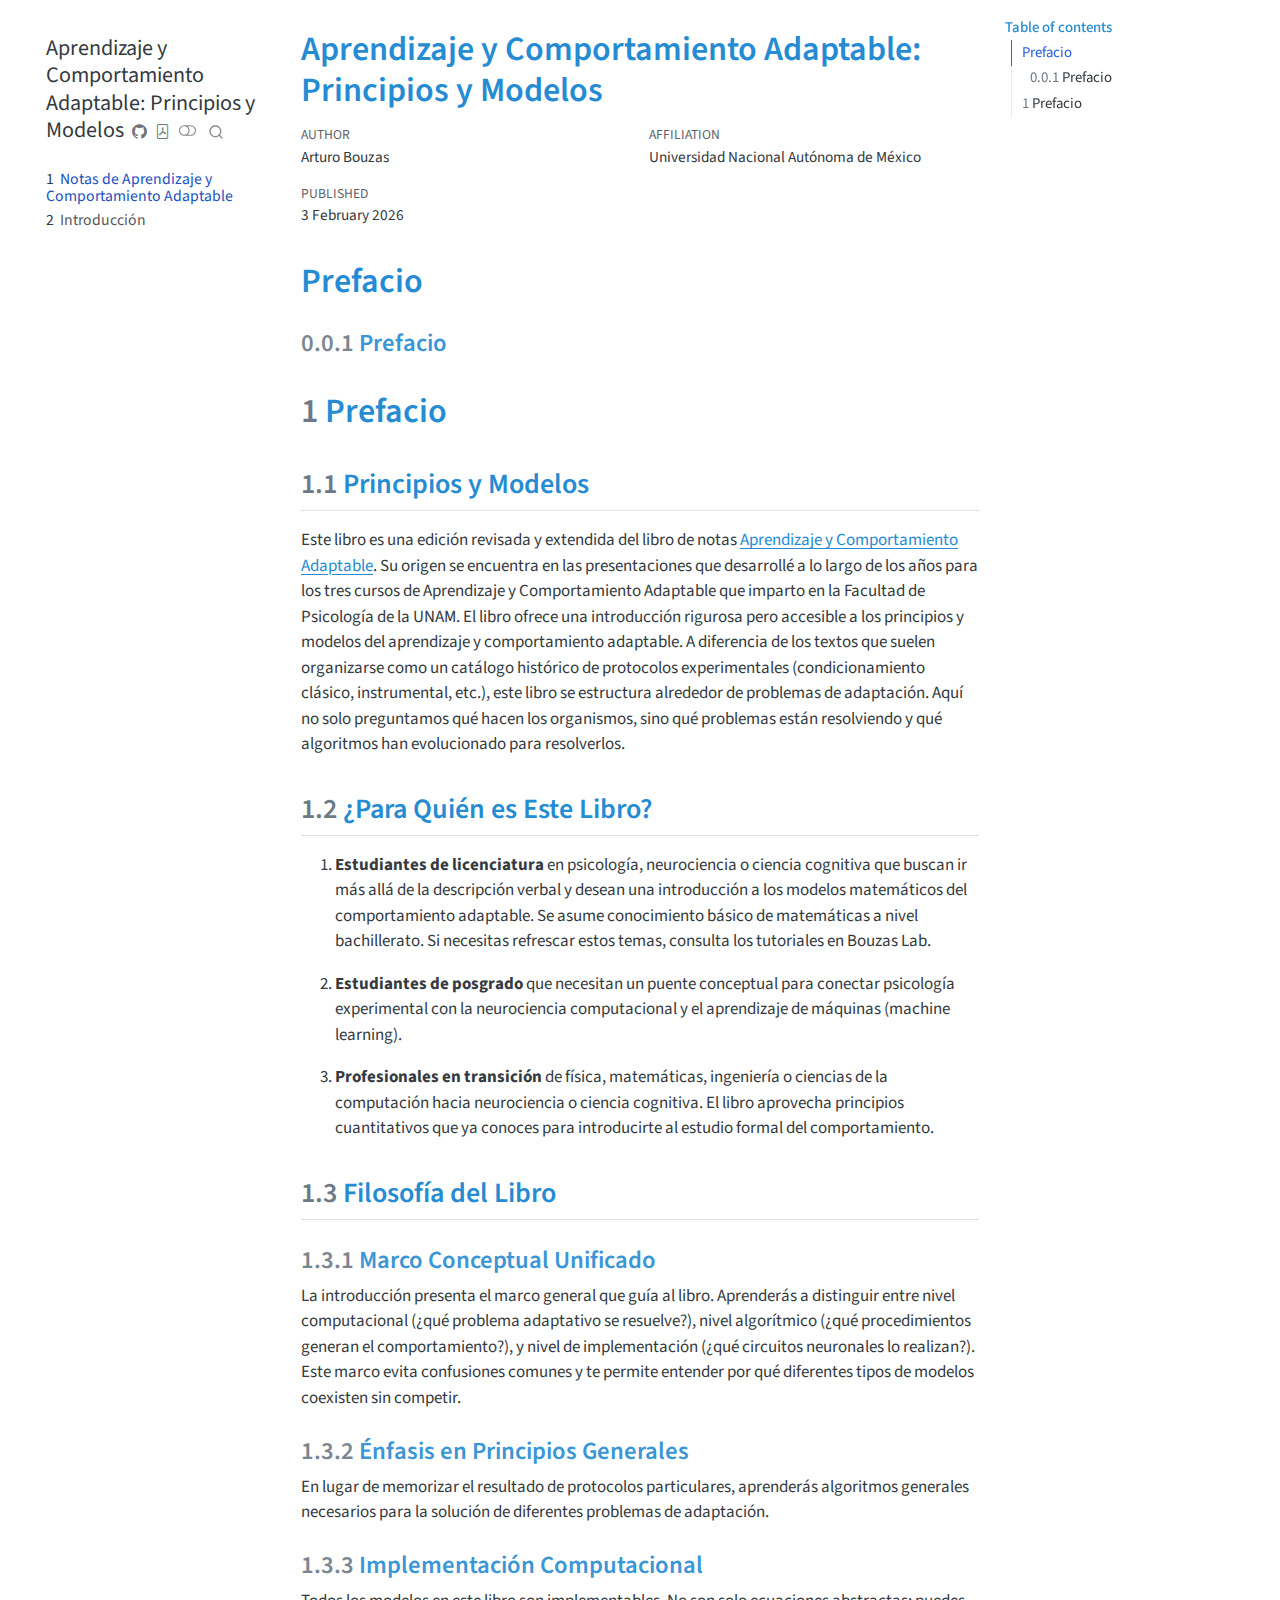
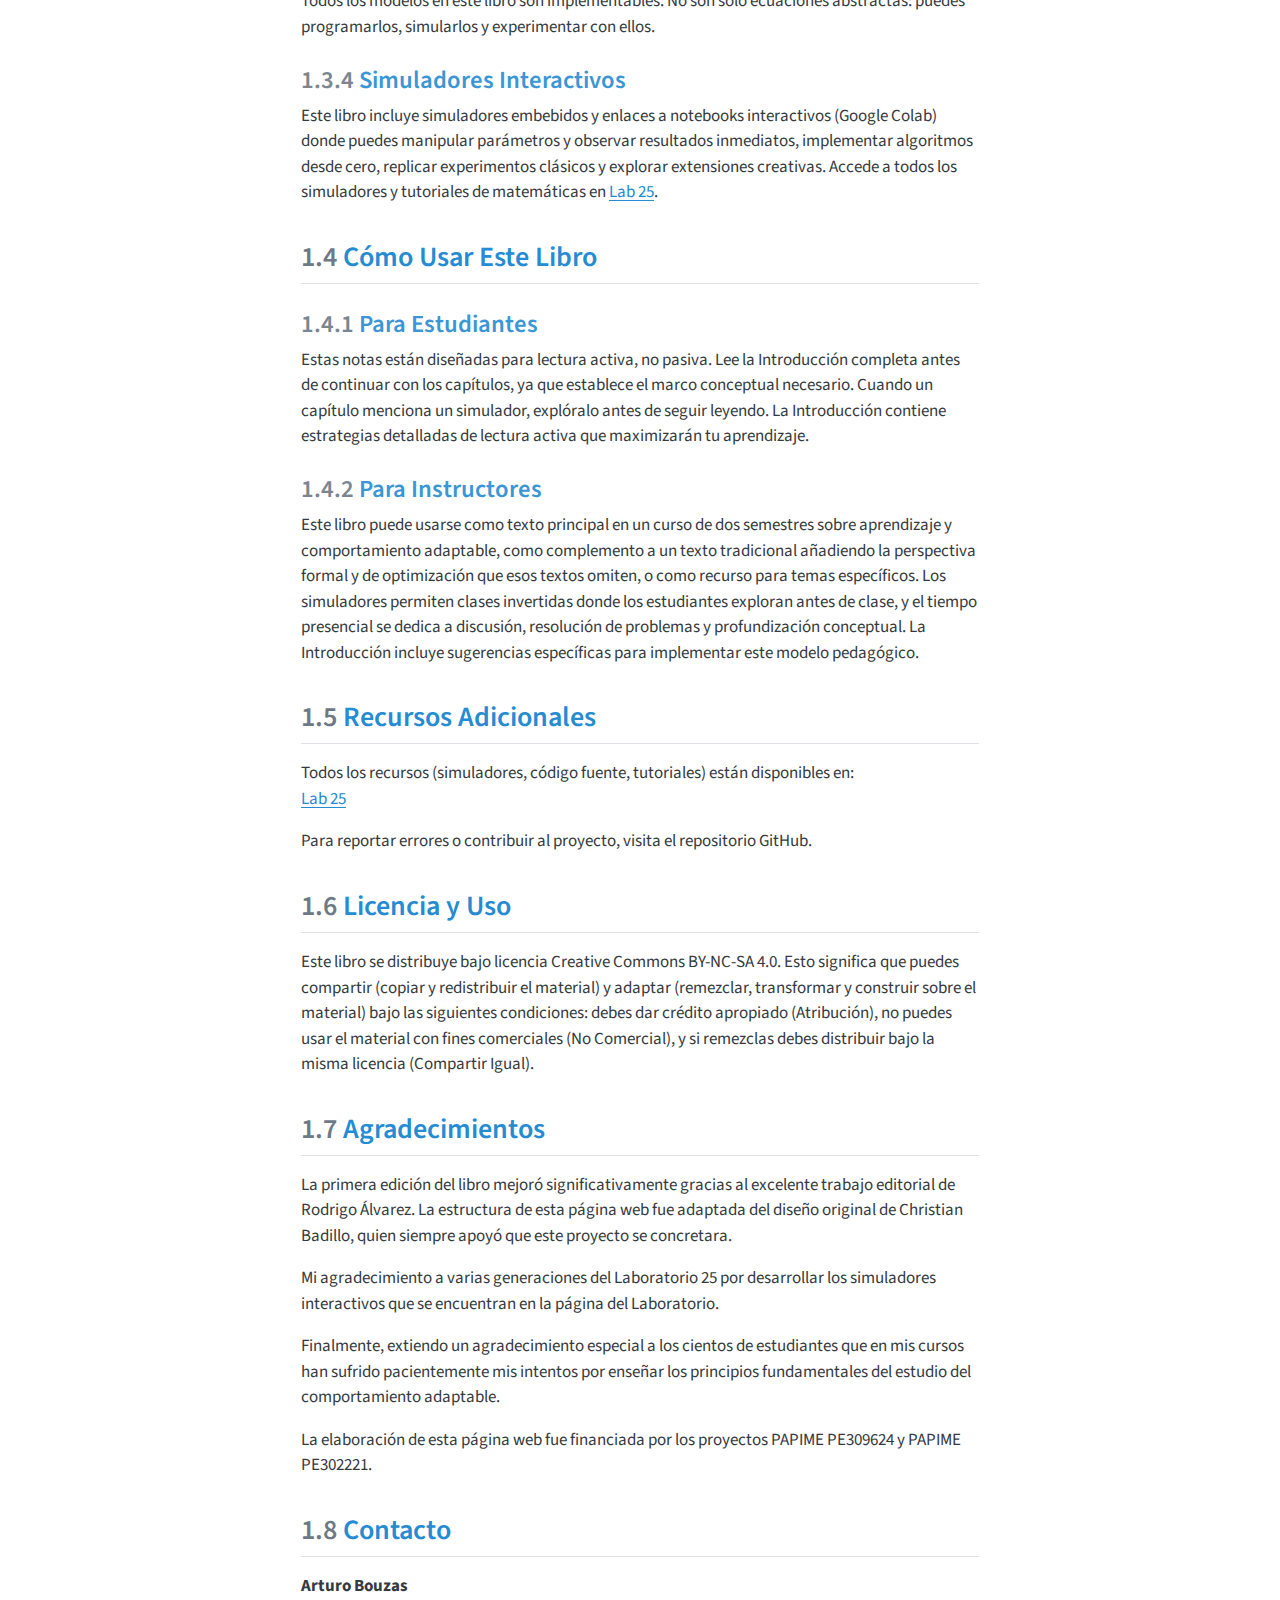
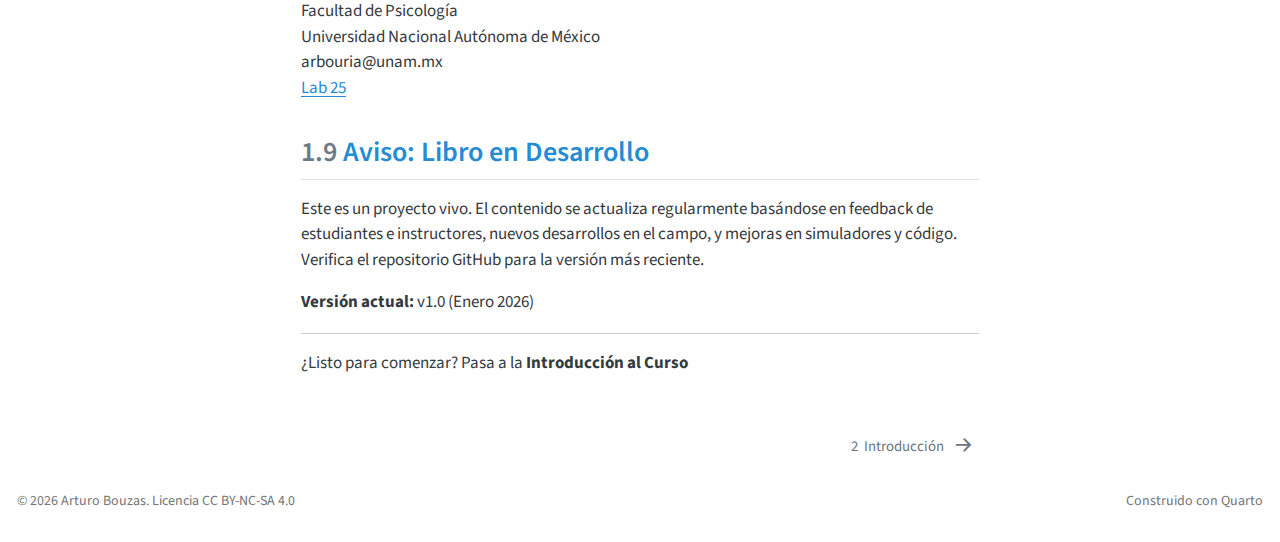
<file: docs/index.html>
<!DOCTYPE html>
<html xmlns="http://www.w3.org/1999/xhtml" lang="en" xml:lang="en"><head>

<meta charset="utf-8">
<meta name="generator" content="quarto-1.8.26">

<meta name="viewport" content="width=device-width, initial-scale=1.0, user-scalable=yes">

<meta name="author" content="Arturo Bouzas">
<meta name="dcterms.date" content="2026-02-03">

<title>Aprendizaje y Comportamiento Adaptable: Principios y Modelos</title>
<style>
code{white-space: pre-wrap;}
span.smallcaps{font-variant: small-caps;}
div.columns{display: flex; gap: min(4vw, 1.5em);}
div.column{flex: auto; overflow-x: auto;}
div.hanging-indent{margin-left: 1.5em; text-indent: -1.5em;}
ul.task-list{list-style: none;}
ul.task-list li input[type="checkbox"] {
  width: 0.8em;
  margin: 0 0.8em 0.2em -1em; /* quarto-specific, see https://github.com/quarto-dev/quarto-cli/issues/4556 */ 
  vertical-align: middle;
}
</style>


<script src="site_libs/quarto-nav/quarto-nav.js"></script>
<script src="site_libs/clipboard/clipboard.min.js"></script>
<script src="site_libs/quarto-search/autocomplete.umd.js"></script>
<script src="site_libs/quarto-search/fuse.min.js"></script>
<script src="site_libs/quarto-search/quarto-search.js"></script>
<meta name="quarto:offset" content="./">
<link href="./intro.html" rel="next">
<script src="site_libs/quarto-html/quarto.js" type="module"></script>
<script src="site_libs/quarto-html/tabsets/tabsets.js" type="module"></script>
<script src="site_libs/quarto-html/axe/axe-check.js" type="module"></script>
<script src="site_libs/quarto-html/popper.min.js"></script>
<script src="site_libs/quarto-html/tippy.umd.min.js"></script>
<script src="site_libs/quarto-html/anchor.min.js"></script>
<link href="site_libs/quarto-html/tippy.css" rel="stylesheet">
<link href="site_libs/quarto-html/quarto-syntax-highlighting-587c61ba64f3a5504c4d52d930310e48.css" rel="stylesheet" class="quarto-color-scheme" id="quarto-text-highlighting-styles">
<link href="site_libs/quarto-html/quarto-syntax-highlighting-dark-b758ccaa5987ceb1b75504551e579abf.css" rel="stylesheet" class="quarto-color-scheme quarto-color-alternate" id="quarto-text-highlighting-styles">
<link href="site_libs/quarto-html/quarto-syntax-highlighting-587c61ba64f3a5504c4d52d930310e48.css" rel="stylesheet" class="quarto-color-scheme-extra" id="quarto-text-highlighting-styles">
<script src="site_libs/bootstrap/bootstrap.min.js"></script>
<link href="site_libs/bootstrap/bootstrap-icons.css" rel="stylesheet">
<link href="site_libs/bootstrap/bootstrap-27c261d06b905028a18691de25d09dde.min.css" rel="stylesheet" append-hash="true" class="quarto-color-scheme" id="quarto-bootstrap" data-mode="light">
<link href="site_libs/bootstrap/bootstrap-dark-234501a227967ac462f24af7be37efa8.min.css" rel="stylesheet" append-hash="true" class="quarto-color-scheme quarto-color-alternate" id="quarto-bootstrap" data-mode="dark">
<link href="site_libs/bootstrap/bootstrap-27c261d06b905028a18691de25d09dde.min.css" rel="stylesheet" append-hash="true" class="quarto-color-scheme-extra" id="quarto-bootstrap" data-mode="light">
<script id="quarto-search-options" type="application/json">{
  "location": "sidebar",
  "copy-button": false,
  "collapse-after": 3,
  "panel-placement": "start",
  "type": "overlay",
  "limit": 50,
  "keyboard-shortcut": [
    "f",
    "/",
    "s"
  ],
  "language": {
    "search-no-results-text": "No results",
    "search-matching-documents-text": "matching documents",
    "search-copy-link-title": "Copy link to search",
    "search-hide-matches-text": "Hide additional matches",
    "search-more-match-text": "more match in this document",
    "search-more-matches-text": "more matches in this document",
    "search-clear-button-title": "Clear",
    "search-text-placeholder": "",
    "search-detached-cancel-button-title": "Cancel",
    "search-submit-button-title": "Submit",
    "search-label": "Search"
  }
}</script>


<link rel="stylesheet" href="styles/custom.css">
</head>

<body class="nav-sidebar floating quarto-light"><script id="quarto-html-before-body" type="application/javascript">
    const toggleBodyColorMode = (bsSheetEl) => {
      const mode = bsSheetEl.getAttribute("data-mode");
      const bodyEl = window.document.querySelector("body");
      if (mode === "dark") {
        bodyEl.classList.add("quarto-dark");
        bodyEl.classList.remove("quarto-light");
      } else {
        bodyEl.classList.add("quarto-light");
        bodyEl.classList.remove("quarto-dark");
      }
    }
    const toggleBodyColorPrimary = () => {
      const bsSheetEl = window.document.querySelector("link#quarto-bootstrap:not([rel=disabled-stylesheet])");
      if (bsSheetEl) {
        toggleBodyColorMode(bsSheetEl);
      }
    }
    const setColorSchemeToggle = (alternate) => {
      const toggles = window.document.querySelectorAll('.quarto-color-scheme-toggle');
      for (let i=0; i < toggles.length; i++) {
        const toggle = toggles[i];
        if (toggle) {
          if (alternate) {
            toggle.classList.add("alternate");
          } else {
            toggle.classList.remove("alternate");
          }
        }
      }
    };
    const toggleColorMode = (alternate) => {
      // Switch the stylesheets
      const primaryStylesheets = window.document.querySelectorAll('link.quarto-color-scheme:not(.quarto-color-alternate)');
      const alternateStylesheets = window.document.querySelectorAll('link.quarto-color-scheme.quarto-color-alternate');
      manageTransitions('#quarto-margin-sidebar .nav-link', false);
      if (alternate) {
        // note: dark is layered on light, we don't disable primary!
        enableStylesheet(alternateStylesheets);
        for (const sheetNode of alternateStylesheets) {
          if (sheetNode.id === "quarto-bootstrap") {
            toggleBodyColorMode(sheetNode);
          }
        }
      } else {
        disableStylesheet(alternateStylesheets);
        enableStylesheet(primaryStylesheets)
        toggleBodyColorPrimary();
      }
      manageTransitions('#quarto-margin-sidebar .nav-link', true);
      // Switch the toggles
      setColorSchemeToggle(alternate)
      // Hack to workaround the fact that safari doesn't
      // properly recolor the scrollbar when toggling (#1455)
      if (navigator.userAgent.indexOf('Safari') > 0 && navigator.userAgent.indexOf('Chrome') == -1) {
        manageTransitions("body", false);
        window.scrollTo(0, 1);
        setTimeout(() => {
          window.scrollTo(0, 0);
          manageTransitions("body", true);
        }, 40);
      }
    }
    const disableStylesheet = (stylesheets) => {
      for (let i=0; i < stylesheets.length; i++) {
        const stylesheet = stylesheets[i];
        stylesheet.rel = 'disabled-stylesheet';
      }
    }
    const enableStylesheet = (stylesheets) => {
      for (let i=0; i < stylesheets.length; i++) {
        const stylesheet = stylesheets[i];
        if(stylesheet.rel !== 'stylesheet') { // for Chrome, which will still FOUC without this check
          stylesheet.rel = 'stylesheet';
        }
      }
    }
    const manageTransitions = (selector, allowTransitions) => {
      const els = window.document.querySelectorAll(selector);
      for (let i=0; i < els.length; i++) {
        const el = els[i];
        if (allowTransitions) {
          el.classList.remove('notransition');
        } else {
          el.classList.add('notransition');
        }
      }
    }
    const isFileUrl = () => {
      return window.location.protocol === 'file:';
    }
    const hasAlternateSentinel = () => {
      let styleSentinel = getColorSchemeSentinel();
      if (styleSentinel !== null) {
        return styleSentinel === "alternate";
      } else {
        return false;
      }
    }
    const setStyleSentinel = (alternate) => {
      const value = alternate ? "alternate" : "default";
      if (!isFileUrl()) {
        window.localStorage.setItem("quarto-color-scheme", value);
      } else {
        localAlternateSentinel = value;
      }
    }
    const getColorSchemeSentinel = () => {
      if (!isFileUrl()) {
        const storageValue = window.localStorage.getItem("quarto-color-scheme");
        return storageValue != null ? storageValue : localAlternateSentinel;
      } else {
        return localAlternateSentinel;
      }
    }
    const toggleGiscusIfUsed = (isAlternate, darkModeDefault) => {
      const baseTheme = document.querySelector('#giscus-base-theme')?.value ?? 'light';
      const alternateTheme = document.querySelector('#giscus-alt-theme')?.value ?? 'dark';
      let newTheme = '';
      if(authorPrefersDark) {
        newTheme = isAlternate ? baseTheme : alternateTheme;
      } else {
        newTheme = isAlternate ? alternateTheme : baseTheme;
      }
      const changeGiscusTheme = () => {
        // From: https://github.com/giscus/giscus/issues/336
        const sendMessage = (message) => {
          const iframe = document.querySelector('iframe.giscus-frame');
          if (!iframe) return;
          iframe.contentWindow.postMessage({ giscus: message }, 'https://giscus.app');
        }
        sendMessage({
          setConfig: {
            theme: newTheme
          }
        });
      }
      const isGiscussLoaded = window.document.querySelector('iframe.giscus-frame') !== null;
      if (isGiscussLoaded) {
        changeGiscusTheme();
      }
    };
    const authorPrefersDark = false;
    const darkModeDefault = authorPrefersDark;
      document.querySelector('link#quarto-text-highlighting-styles.quarto-color-scheme-extra').rel = 'disabled-stylesheet';
      document.querySelector('link#quarto-bootstrap.quarto-color-scheme-extra').rel = 'disabled-stylesheet';
    let localAlternateSentinel = darkModeDefault ? 'alternate' : 'default';
    // Dark / light mode switch
    window.quartoToggleColorScheme = () => {
      // Read the current dark / light value
      let toAlternate = !hasAlternateSentinel();
      toggleColorMode(toAlternate);
      setStyleSentinel(toAlternate);
      toggleGiscusIfUsed(toAlternate, darkModeDefault);
      window.dispatchEvent(new Event('resize'));
    };
    // Switch to dark mode if need be
    if (hasAlternateSentinel()) {
      toggleColorMode(true);
    } else {
      toggleColorMode(false);
    }
  </script>

<div id="quarto-search-results"></div>
  <header id="quarto-header" class="headroom fixed-top">
  <nav class="quarto-secondary-nav">
    <div class="container-fluid d-flex">
      <button type="button" class="quarto-btn-toggle btn" data-bs-toggle="collapse" role="button" data-bs-target=".quarto-sidebar-collapse-item" aria-controls="quarto-sidebar" aria-expanded="false" aria-label="Toggle sidebar navigation" onclick="if (window.quartoToggleHeadroom) { window.quartoToggleHeadroom(); }">
        <i class="bi bi-layout-text-sidebar-reverse"></i>
      </button>
        <nav class="quarto-page-breadcrumbs" aria-label="breadcrumb"><ol class="breadcrumb"><li class="breadcrumb-item"><a href="./index.html"><span class="chapter-number">1</span>&nbsp; <span class="chapter-title">Notas de Aprendizaje y Comportamiento Adaptable</span></a></li></ol></nav>
        <a class="flex-grow-1" role="navigation" data-bs-toggle="collapse" data-bs-target=".quarto-sidebar-collapse-item" aria-controls="quarto-sidebar" aria-expanded="false" aria-label="Toggle sidebar navigation" onclick="if (window.quartoToggleHeadroom) { window.quartoToggleHeadroom(); }">      
        </a>
      <button type="button" class="btn quarto-search-button" aria-label="Search" onclick="window.quartoOpenSearch();">
        <i class="bi bi-search"></i>
      </button>
    </div>
  </nav>
</header>
<!-- content -->
<div id="quarto-content" class="quarto-container page-columns page-rows-contents page-layout-article">
<!-- sidebar -->
  <nav id="quarto-sidebar" class="sidebar collapse collapse-horizontal quarto-sidebar-collapse-item sidebar-navigation floating overflow-auto">
    <div class="pt-lg-2 mt-2 text-left sidebar-header">
    <div class="sidebar-title mb-0 py-0">
      <a href="./">Aprendizaje y Comportamiento Adaptable: Principios y Modelos</a> 
        <div class="sidebar-tools-main tools-wide">
    <a href="https://github.com/bouzaslab25/libro-aca" title="Ver en GitHub" class="quarto-navigation-tool px-1" aria-label="Ver en GitHub"><i class="bi bi-github"></i></a>
    <a href="./Aprendizaje-y-Comportamiento-Adaptable--Principios-y-Modelos.pdf" title="Download PDF" class="quarto-navigation-tool px-1" aria-label="Download PDF"><i class="bi bi-file-pdf"></i></a>
  <a href="" class="quarto-color-scheme-toggle quarto-navigation-tool  px-1" onclick="window.quartoToggleColorScheme(); return false;" title="Toggle dark mode"><i class="bi"></i></a>
    <div id="quarto-search" class="quarto-navigation-tool px-1" title="Search"></div>
</div>
    </div>
      </div>
    <div class="sidebar-menu-container"> 
    <ul class="list-unstyled mt-1">
        <li class="sidebar-item">
  <div class="sidebar-item-container"> 
  <a href="./index.html" class="sidebar-item-text sidebar-link active">
 <span class="menu-text"><span class="chapter-number">1</span>&nbsp; <span class="chapter-title">Notas de Aprendizaje y Comportamiento Adaptable</span></span></a>
  </div>
</li>
        <li class="sidebar-item">
  <div class="sidebar-item-container"> 
  <a href="./intro.html" class="sidebar-item-text sidebar-link">
 <span class="menu-text"><span class="chapter-number">2</span>&nbsp; <span class="chapter-title">Introducción</span></span></a>
  </div>
</li>
    </ul>
    </div>
</nav>
<div id="quarto-sidebar-glass" class="quarto-sidebar-collapse-item" data-bs-toggle="collapse" data-bs-target=".quarto-sidebar-collapse-item"></div>
<!-- margin-sidebar -->
    <div id="quarto-margin-sidebar" class="sidebar margin-sidebar">
        <nav id="TOC" role="doc-toc" class="toc-active">
    <h2 id="toc-title">Table of contents</h2>
   
  <ul>
  <li><a href="#prefacio" id="toc-prefacio" class="nav-link active" data-scroll-target="#prefacio">Prefacio</a>
  <ul class="collapse">
  <li><a href="#prefacio-1" id="toc-prefacio-1" class="nav-link" data-scroll-target="#prefacio-1"><span class="header-section-number">0.0.1</span> Prefacio</a></li>
  </ul></li>
  <li><a href="#prefacio-2" id="toc-prefacio-2" class="nav-link" data-scroll-target="#prefacio-2"><span class="header-section-number">1</span> Prefacio</a>
  <ul class="collapse">
  <li><a href="#principios-y-modelos" id="toc-principios-y-modelos" class="nav-link" data-scroll-target="#principios-y-modelos"><span class="header-section-number">1.1</span> Principios y Modelos</a></li>
  <li><a href="#para-quién-es-este-libro" id="toc-para-quién-es-este-libro" class="nav-link" data-scroll-target="#para-quién-es-este-libro"><span class="header-section-number">1.2</span> ¿Para Quién es Este Libro?</a></li>
  <li><a href="#filosofía-del-libro" id="toc-filosofía-del-libro" class="nav-link" data-scroll-target="#filosofía-del-libro"><span class="header-section-number">1.3</span> Filosofía del Libro</a>
  <ul class="collapse">
  <li><a href="#marco-conceptual-unificado" id="toc-marco-conceptual-unificado" class="nav-link" data-scroll-target="#marco-conceptual-unificado"><span class="header-section-number">1.3.1</span> Marco Conceptual Unificado</a></li>
  <li><a href="#énfasis-en-principios-generales" id="toc-énfasis-en-principios-generales" class="nav-link" data-scroll-target="#énfasis-en-principios-generales"><span class="header-section-number">1.3.2</span> Énfasis en Principios Generales</a></li>
  <li><a href="#implementación-computacional" id="toc-implementación-computacional" class="nav-link" data-scroll-target="#implementación-computacional"><span class="header-section-number">1.3.3</span> Implementación Computacional</a></li>
  <li><a href="#simuladores-interactivos" id="toc-simuladores-interactivos" class="nav-link" data-scroll-target="#simuladores-interactivos"><span class="header-section-number">1.3.4</span> Simuladores Interactivos</a></li>
  </ul></li>
  <li><a href="#cómo-usar-este-libro" id="toc-cómo-usar-este-libro" class="nav-link" data-scroll-target="#cómo-usar-este-libro"><span class="header-section-number">1.4</span> Cómo Usar Este Libro</a>
  <ul class="collapse">
  <li><a href="#para-estudiantes" id="toc-para-estudiantes" class="nav-link" data-scroll-target="#para-estudiantes"><span class="header-section-number">1.4.1</span> Para Estudiantes</a></li>
  <li><a href="#para-instructores" id="toc-para-instructores" class="nav-link" data-scroll-target="#para-instructores"><span class="header-section-number">1.4.2</span> Para Instructores</a></li>
  </ul></li>
  <li><a href="#recursos-adicionales" id="toc-recursos-adicionales" class="nav-link" data-scroll-target="#recursos-adicionales"><span class="header-section-number">1.5</span> Recursos Adicionales</a></li>
  <li><a href="#licencia-y-uso" id="toc-licencia-y-uso" class="nav-link" data-scroll-target="#licencia-y-uso"><span class="header-section-number">1.6</span> Licencia y Uso</a></li>
  <li><a href="#agradecimientos" id="toc-agradecimientos" class="nav-link" data-scroll-target="#agradecimientos"><span class="header-section-number">1.7</span> Agradecimientos</a></li>
  <li><a href="#contacto" id="toc-contacto" class="nav-link" data-scroll-target="#contacto"><span class="header-section-number">1.8</span> Contacto</a></li>
  <li><a href="#aviso-libro-en-desarrollo" id="toc-aviso-libro-en-desarrollo" class="nav-link" data-scroll-target="#aviso-libro-en-desarrollo"><span class="header-section-number">1.9</span> Aviso: Libro en Desarrollo</a></li>
  </ul></li>
  </ul>
</nav>
    </div>
<!-- main -->
<main class="content" id="quarto-document-content">


<header id="title-block-header" class="quarto-title-block default">
<div class="quarto-title">
<h1 class="title">Aprendizaje y Comportamiento Adaptable: Principios y Modelos</h1>
</div>


<div class="quarto-title-meta-author">
  <div class="quarto-title-meta-heading">Author</div>
  <div class="quarto-title-meta-heading">Affiliation</div>
  
    <div class="quarto-title-meta-contents">
    <p class="author">Arturo Bouzas </p>
  </div>
  <div class="quarto-title-meta-contents">
        <p class="affiliation">
            Universidad Nacional Autónoma de México
          </p>
      </div>
  </div>

<div class="quarto-title-meta">

      
    <div>
    <div class="quarto-title-meta-heading">Published</div>
    <div class="quarto-title-meta-contents">
      <p class="date">3 February 2026</p>
    </div>
  </div>
  
    
  </div>
  


</header>


<section id="prefacio" class="level1 unnumbered">
<h1 class="unnumbered">Prefacio</h1>
<section id="prefacio-1" class="level3" data-number="0.0.1">
<h3 data-number="0.0.1" class="anchored" data-anchor-id="prefacio-1"><span class="header-section-number">0.0.1</span> Prefacio</h3>
</section>
</section>
<section id="prefacio-2" class="level1" data-number="1">
<h1 data-number="1"><span class="header-section-number">1</span> Prefacio</h1>
<section id="principios-y-modelos" class="level2" data-number="1.1">
<h2 data-number="1.1" class="anchored" data-anchor-id="principios-y-modelos"><span class="header-section-number">1.1</span> Principios y Modelos</h2>
<p>Este libro es una edición revisada y extendida del libro de notas <a href="https://arbouria.github.io/Notas-Aprendizaje-y-Comportamiento-Adaptable-I/">Aprendizaje y Comportamiento Adaptable</a>. Su origen se encuentra en las presentaciones que desarrollé a lo largo de los años para los tres cursos de Aprendizaje y Comportamiento Adaptable que imparto en la Facultad de Psicología de la UNAM. El libro ofrece una introducción rigurosa pero accesible a los principios y modelos del aprendizaje y comportamiento adaptable. A diferencia de los textos que suelen organizarse como un catálogo histórico de protocolos experimentales (condicionamiento clásico, instrumental, etc.), este libro se estructura alrededor de problemas de adaptación. Aquí no solo preguntamos qué hacen los organismos, sino qué problemas están resolviendo y qué algoritmos han evolucionado para resolverlos.</p>
</section>
<section id="para-quién-es-este-libro" class="level2" data-number="1.2">
<h2 data-number="1.2" class="anchored" data-anchor-id="para-quién-es-este-libro"><span class="header-section-number">1.2</span> ¿Para Quién es Este Libro?</h2>
<ol type="1">
<li><p><strong>Estudiantes de licenciatura</strong> en psicología, neurociencia o ciencia cognitiva que buscan ir más allá de la descripción verbal y desean una introducción a los modelos matemáticos del comportamiento adaptable. Se asume conocimiento básico de matemáticas a nivel bachillerato. Si necesitas refrescar estos temas, consulta los tutoriales en Bouzas Lab.</p></li>
<li><p><strong>Estudiantes de posgrado</strong> que necesitan un puente conceptual para conectar psicología experimental con la neurociencia computacional y el aprendizaje de máquinas (machine learning).</p></li>
<li><p><strong>Profesionales en transición</strong> de física, matemáticas, ingeniería o ciencias de la computación hacia neurociencia o ciencia cognitiva. El libro aprovecha principios cuantitativos que ya conoces para introducirte al estudio formal del comportamiento.</p></li>
</ol>
</section>
<section id="filosofía-del-libro" class="level2" data-number="1.3">
<h2 data-number="1.3" class="anchored" data-anchor-id="filosofía-del-libro"><span class="header-section-number">1.3</span> Filosofía del Libro</h2>
<section id="marco-conceptual-unificado" class="level3" data-number="1.3.1">
<h3 data-number="1.3.1" class="anchored" data-anchor-id="marco-conceptual-unificado"><span class="header-section-number">1.3.1</span> Marco Conceptual Unificado</h3>
<p>La introducción presenta el marco general que guía al libro. Aprenderás a distinguir entre nivel computacional (¿qué problema adaptativo se resuelve?), nivel algorítmico (¿qué procedimientos generan el comportamiento?), y nivel de implementación (¿qué circuitos neuronales lo realizan?). Este marco evita confusiones comunes y te permite entender por qué diferentes tipos de modelos coexisten sin competir.</p>
</section>
<section id="énfasis-en-principios-generales" class="level3" data-number="1.3.2">
<h3 data-number="1.3.2" class="anchored" data-anchor-id="énfasis-en-principios-generales"><span class="header-section-number">1.3.2</span> Énfasis en Principios Generales</h3>
<p>En lugar de memorizar el resultado de protocolos particulares, aprenderás algoritmos generales necesarios para la solución de diferentes problemas de adaptación.</p>
</section>
<section id="implementación-computacional" class="level3" data-number="1.3.3">
<h3 data-number="1.3.3" class="anchored" data-anchor-id="implementación-computacional"><span class="header-section-number">1.3.3</span> Implementación Computacional</h3>
<p>Todos los modelos en este libro son implementables. No son solo ecuaciones abstractas: puedes programarlos, simularlos y experimentar con ellos.</p>
</section>
<section id="simuladores-interactivos" class="level3" data-number="1.3.4">
<h3 data-number="1.3.4" class="anchored" data-anchor-id="simuladores-interactivos"><span class="header-section-number">1.3.4</span> Simuladores Interactivos</h3>
<p>Este libro incluye simuladores embebidos y enlaces a notebooks interactivos (Google Colab) donde puedes manipular parámetros y observar resultados inmediatos, implementar algoritmos desde cero, replicar experimentos clásicos y explorar extensiones creativas. Accede a todos los simuladores y tutoriales de matemáticas en <a href="https://www.bouzaslab25.com">Lab 25</a>.</p>
</section>
</section>
<section id="cómo-usar-este-libro" class="level2" data-number="1.4">
<h2 data-number="1.4" class="anchored" data-anchor-id="cómo-usar-este-libro"><span class="header-section-number">1.4</span> Cómo Usar Este Libro</h2>
<section id="para-estudiantes" class="level3" data-number="1.4.1">
<h3 data-number="1.4.1" class="anchored" data-anchor-id="para-estudiantes"><span class="header-section-number">1.4.1</span> Para Estudiantes</h3>
<p>Estas notas están diseñadas para lectura activa, no pasiva. Lee la Introducción completa antes de continuar con los capítulos, ya que establece el marco conceptual necesario. Cuando un capítulo menciona un simulador, explóralo antes de seguir leyendo. La Introducción contiene estrategias detalladas de lectura activa que maximizarán tu aprendizaje.</p>
</section>
<section id="para-instructores" class="level3" data-number="1.4.2">
<h3 data-number="1.4.2" class="anchored" data-anchor-id="para-instructores"><span class="header-section-number">1.4.2</span> Para Instructores</h3>
<p>Este libro puede usarse como texto principal en un curso de dos semestres sobre aprendizaje y comportamiento adaptable, como complemento a un texto tradicional añadiendo la perspectiva formal y de optimización que esos textos omiten, o como recurso para temas específicos. Los simuladores permiten clases invertidas donde los estudiantes exploran antes de clase, y el tiempo presencial se dedica a discusión, resolución de problemas y profundización conceptual. La Introducción incluye sugerencias específicas para implementar este modelo pedagógico.</p>
</section>
</section>
<section id="recursos-adicionales" class="level2" data-number="1.5">
<h2 data-number="1.5" class="anchored" data-anchor-id="recursos-adicionales"><span class="header-section-number">1.5</span> Recursos Adicionales</h2>
<p>Todos los recursos (simuladores, código fuente, tutoriales) están disponibles en:<br>
<a href="https://www.bouzaslab25.com">Lab 25</a></p>
<p>Para reportar errores o contribuir al proyecto, visita el repositorio GitHub.</p>
</section>
<section id="licencia-y-uso" class="level2" data-number="1.6">
<h2 data-number="1.6" class="anchored" data-anchor-id="licencia-y-uso"><span class="header-section-number">1.6</span> Licencia y Uso</h2>
<p>Este libro se distribuye bajo licencia Creative Commons BY-NC-SA 4.0. Esto significa que puedes compartir (copiar y redistribuir el material) y adaptar (remezclar, transformar y construir sobre el material) bajo las siguientes condiciones: debes dar crédito apropiado (Atribución), no puedes usar el material con fines comerciales (No Comercial), y si remezclas debes distribuir bajo la misma licencia (Compartir Igual).</p>
</section>
<section id="agradecimientos" class="level2" data-number="1.7">
<h2 data-number="1.7" class="anchored" data-anchor-id="agradecimientos"><span class="header-section-number">1.7</span> Agradecimientos</h2>
<p>La primera edición del libro mejoró significativamente gracias al excelente trabajo editorial de Rodrigo Álvarez. La estructura de esta página web fue adaptada del diseño original de Christian Badillo, quien siempre apoyó que este proyecto se concretara.</p>
<p>Mi agradecimiento a varias generaciones del Laboratorio 25 por desarrollar los simuladores interactivos que se encuentran en la página del Laboratorio.</p>
<p>Finalmente, extiendo un agradecimiento especial a los cientos de estudiantes que en mis cursos han sufrido pacientemente mis intentos por enseñar los principios fundamentales del estudio del comportamiento adaptable.</p>
<p>La elaboración de esta página web fue financiada por los proyectos PAPIME PE309624 y PAPIME PE302221.</p>
</section>
<section id="contacto" class="level2" data-number="1.8">
<h2 data-number="1.8" class="anchored" data-anchor-id="contacto"><span class="header-section-number">1.8</span> Contacto</h2>
<p><strong>Arturo Bouzas</strong><br>
Facultad de Psicología<br>
Universidad Nacional Autónoma de México<br>
arbouria@unam.mx<br>
<a href="https://www.bouzaslab25.com">Lab 25</a></p>
</section>
<section id="aviso-libro-en-desarrollo" class="level2" data-number="1.9">
<h2 data-number="1.9" class="anchored" data-anchor-id="aviso-libro-en-desarrollo"><span class="header-section-number">1.9</span> Aviso: Libro en Desarrollo</h2>
<p>Este es un proyecto vivo. El contenido se actualiza regularmente basándose en feedback de estudiantes e instructores, nuevos desarrollos en el campo, y mejoras en simuladores y código. Verifica el repositorio GitHub para la versión más reciente.</p>
<p><strong>Versión actual:</strong> v1.0 (Enero 2026)</p>
<hr>
<p>¿Listo para comenzar? Pasa a la <strong>Introducción al Curso</strong></p>


</section>
</section>

</main> <!-- /main -->
<script id="quarto-html-after-body" type="application/javascript">
  window.document.addEventListener("DOMContentLoaded", function (event) {
    // Ensure there is a toggle, if there isn't float one in the top right
    if (window.document.querySelector('.quarto-color-scheme-toggle') === null) {
      const a = window.document.createElement('a');
      a.classList.add('top-right');
      a.classList.add('quarto-color-scheme-toggle');
      a.href = "";
      a.onclick = function() { try { window.quartoToggleColorScheme(); } catch {} return false; };
      const i = window.document.createElement("i");
      i.classList.add('bi');
      a.appendChild(i);
      window.document.body.appendChild(a);
    }
    setColorSchemeToggle(hasAlternateSentinel())
    const icon = "";
    const anchorJS = new window.AnchorJS();
    anchorJS.options = {
      placement: 'right',
      icon: icon
    };
    anchorJS.add('.anchored');
    const isCodeAnnotation = (el) => {
      for (const clz of el.classList) {
        if (clz.startsWith('code-annotation-')) {                     
          return true;
        }
      }
      return false;
    }
    const onCopySuccess = function(e) {
      // button target
      const button = e.trigger;
      // don't keep focus
      button.blur();
      // flash "checked"
      button.classList.add('code-copy-button-checked');
      var currentTitle = button.getAttribute("title");
      button.setAttribute("title", "Copied!");
      let tooltip;
      if (window.bootstrap) {
        button.setAttribute("data-bs-toggle", "tooltip");
        button.setAttribute("data-bs-placement", "left");
        button.setAttribute("data-bs-title", "Copied!");
        tooltip = new bootstrap.Tooltip(button, 
          { trigger: "manual", 
            customClass: "code-copy-button-tooltip",
            offset: [0, -8]});
        tooltip.show();    
      }
      setTimeout(function() {
        if (tooltip) {
          tooltip.hide();
          button.removeAttribute("data-bs-title");
          button.removeAttribute("data-bs-toggle");
          button.removeAttribute("data-bs-placement");
        }
        button.setAttribute("title", currentTitle);
        button.classList.remove('code-copy-button-checked');
      }, 1000);
      // clear code selection
      e.clearSelection();
    }
    const getTextToCopy = function(trigger) {
      const outerScaffold = trigger.parentElement.cloneNode(true);
      const codeEl = outerScaffold.querySelector('code');
      for (const childEl of codeEl.children) {
        if (isCodeAnnotation(childEl)) {
          childEl.remove();
        }
      }
      return codeEl.innerText;
    }
    const clipboard = new window.ClipboardJS('.code-copy-button:not([data-in-quarto-modal])', {
      text: getTextToCopy
    });
    clipboard.on('success', onCopySuccess);
    if (window.document.getElementById('quarto-embedded-source-code-modal')) {
      const clipboardModal = new window.ClipboardJS('.code-copy-button[data-in-quarto-modal]', {
        text: getTextToCopy,
        container: window.document.getElementById('quarto-embedded-source-code-modal')
      });
      clipboardModal.on('success', onCopySuccess);
    }
      var localhostRegex = new RegExp(/^(?:http|https):\/\/localhost\:?[0-9]*\//);
      var mailtoRegex = new RegExp(/^mailto:/);
        var filterRegex = new RegExp('/' + window.location.host + '/');
      var isInternal = (href) => {
          return filterRegex.test(href) || localhostRegex.test(href) || mailtoRegex.test(href);
      }
      // Inspect non-navigation links and adorn them if external
     var links = window.document.querySelectorAll('a[href]:not(.nav-link):not(.navbar-brand):not(.toc-action):not(.sidebar-link):not(.sidebar-item-toggle):not(.pagination-link):not(.no-external):not([aria-hidden]):not(.dropdown-item):not(.quarto-navigation-tool):not(.about-link)');
      for (var i=0; i<links.length; i++) {
        const link = links[i];
        if (!isInternal(link.href)) {
          // undo the damage that might have been done by quarto-nav.js in the case of
          // links that we want to consider external
          if (link.dataset.originalHref !== undefined) {
            link.href = link.dataset.originalHref;
          }
        }
      }
    function tippyHover(el, contentFn, onTriggerFn, onUntriggerFn) {
      const config = {
        allowHTML: true,
        maxWidth: 500,
        delay: 100,
        arrow: false,
        appendTo: function(el) {
            return el.parentElement;
        },
        interactive: true,
        interactiveBorder: 10,
        theme: 'quarto',
        placement: 'bottom-start',
      };
      if (contentFn) {
        config.content = contentFn;
      }
      if (onTriggerFn) {
        config.onTrigger = onTriggerFn;
      }
      if (onUntriggerFn) {
        config.onUntrigger = onUntriggerFn;
      }
      window.tippy(el, config); 
    }
    const noterefs = window.document.querySelectorAll('a[role="doc-noteref"]');
    for (var i=0; i<noterefs.length; i++) {
      const ref = noterefs[i];
      tippyHover(ref, function() {
        // use id or data attribute instead here
        let href = ref.getAttribute('data-footnote-href') || ref.getAttribute('href');
        try { href = new URL(href).hash; } catch {}
        const id = href.replace(/^#\/?/, "");
        const note = window.document.getElementById(id);
        if (note) {
          return note.innerHTML;
        } else {
          return "";
        }
      });
    }
    const xrefs = window.document.querySelectorAll('a.quarto-xref');
    const processXRef = (id, note) => {
      // Strip column container classes
      const stripColumnClz = (el) => {
        el.classList.remove("page-full", "page-columns");
        if (el.children) {
          for (const child of el.children) {
            stripColumnClz(child);
          }
        }
      }
      stripColumnClz(note)
      if (id === null || id.startsWith('sec-')) {
        // Special case sections, only their first couple elements
        const container = document.createElement("div");
        if (note.children && note.children.length > 2) {
          container.appendChild(note.children[0].cloneNode(true));
          for (let i = 1; i < note.children.length; i++) {
            const child = note.children[i];
            if (child.tagName === "P" && child.innerText === "") {
              continue;
            } else {
              container.appendChild(child.cloneNode(true));
              break;
            }
          }
          if (window.Quarto?.typesetMath) {
            window.Quarto.typesetMath(container);
          }
          return container.innerHTML
        } else {
          if (window.Quarto?.typesetMath) {
            window.Quarto.typesetMath(note);
          }
          return note.innerHTML;
        }
      } else {
        // Remove any anchor links if they are present
        const anchorLink = note.querySelector('a.anchorjs-link');
        if (anchorLink) {
          anchorLink.remove();
        }
        if (window.Quarto?.typesetMath) {
          window.Quarto.typesetMath(note);
        }
        if (note.classList.contains("callout")) {
          return note.outerHTML;
        } else {
          return note.innerHTML;
        }
      }
    }
    for (var i=0; i<xrefs.length; i++) {
      const xref = xrefs[i];
      tippyHover(xref, undefined, function(instance) {
        instance.disable();
        let url = xref.getAttribute('href');
        let hash = undefined; 
        if (url.startsWith('#')) {
          hash = url;
        } else {
          try { hash = new URL(url).hash; } catch {}
        }
        if (hash) {
          const id = hash.replace(/^#\/?/, "");
          const note = window.document.getElementById(id);
          if (note !== null) {
            try {
              const html = processXRef(id, note.cloneNode(true));
              instance.setContent(html);
            } finally {
              instance.enable();
              instance.show();
            }
          } else {
            // See if we can fetch this
            fetch(url.split('#')[0])
            .then(res => res.text())
            .then(html => {
              const parser = new DOMParser();
              const htmlDoc = parser.parseFromString(html, "text/html");
              const note = htmlDoc.getElementById(id);
              if (note !== null) {
                const html = processXRef(id, note);
                instance.setContent(html);
              } 
            }).finally(() => {
              instance.enable();
              instance.show();
            });
          }
        } else {
          // See if we can fetch a full url (with no hash to target)
          // This is a special case and we should probably do some content thinning / targeting
          fetch(url)
          .then(res => res.text())
          .then(html => {
            const parser = new DOMParser();
            const htmlDoc = parser.parseFromString(html, "text/html");
            const note = htmlDoc.querySelector('main.content');
            if (note !== null) {
              // This should only happen for chapter cross references
              // (since there is no id in the URL)
              // remove the first header
              if (note.children.length > 0 && note.children[0].tagName === "HEADER") {
                note.children[0].remove();
              }
              const html = processXRef(null, note);
              instance.setContent(html);
            } 
          }).finally(() => {
            instance.enable();
            instance.show();
          });
        }
      }, function(instance) {
      });
    }
        let selectedAnnoteEl;
        const selectorForAnnotation = ( cell, annotation) => {
          let cellAttr = 'data-code-cell="' + cell + '"';
          let lineAttr = 'data-code-annotation="' +  annotation + '"';
          const selector = 'span[' + cellAttr + '][' + lineAttr + ']';
          return selector;
        }
        const selectCodeLines = (annoteEl) => {
          const doc = window.document;
          const targetCell = annoteEl.getAttribute("data-target-cell");
          const targetAnnotation = annoteEl.getAttribute("data-target-annotation");
          const annoteSpan = window.document.querySelector(selectorForAnnotation(targetCell, targetAnnotation));
          const lines = annoteSpan.getAttribute("data-code-lines").split(",");
          const lineIds = lines.map((line) => {
            return targetCell + "-" + line;
          })
          let top = null;
          let height = null;
          let parent = null;
          if (lineIds.length > 0) {
              //compute the position of the single el (top and bottom and make a div)
              const el = window.document.getElementById(lineIds[0]);
              top = el.offsetTop;
              height = el.offsetHeight;
              parent = el.parentElement.parentElement;
            if (lineIds.length > 1) {
              const lastEl = window.document.getElementById(lineIds[lineIds.length - 1]);
              const bottom = lastEl.offsetTop + lastEl.offsetHeight;
              height = bottom - top;
            }
            if (top !== null && height !== null && parent !== null) {
              // cook up a div (if necessary) and position it 
              let div = window.document.getElementById("code-annotation-line-highlight");
              if (div === null) {
                div = window.document.createElement("div");
                div.setAttribute("id", "code-annotation-line-highlight");
                div.style.position = 'absolute';
                parent.appendChild(div);
              }
              div.style.top = top - 2 + "px";
              div.style.height = height + 4 + "px";
              div.style.left = 0;
              let gutterDiv = window.document.getElementById("code-annotation-line-highlight-gutter");
              if (gutterDiv === null) {
                gutterDiv = window.document.createElement("div");
                gutterDiv.setAttribute("id", "code-annotation-line-highlight-gutter");
                gutterDiv.style.position = 'absolute';
                const codeCell = window.document.getElementById(targetCell);
                const gutter = codeCell.querySelector('.code-annotation-gutter');
                gutter.appendChild(gutterDiv);
              }
              gutterDiv.style.top = top - 2 + "px";
              gutterDiv.style.height = height + 4 + "px";
            }
            selectedAnnoteEl = annoteEl;
          }
        };
        const unselectCodeLines = () => {
          const elementsIds = ["code-annotation-line-highlight", "code-annotation-line-highlight-gutter"];
          elementsIds.forEach((elId) => {
            const div = window.document.getElementById(elId);
            if (div) {
              div.remove();
            }
          });
          selectedAnnoteEl = undefined;
        };
          // Handle positioning of the toggle
      window.addEventListener(
        "resize",
        throttle(() => {
          elRect = undefined;
          if (selectedAnnoteEl) {
            selectCodeLines(selectedAnnoteEl);
          }
        }, 10)
      );
      function throttle(fn, ms) {
      let throttle = false;
      let timer;
        return (...args) => {
          if(!throttle) { // first call gets through
              fn.apply(this, args);
              throttle = true;
          } else { // all the others get throttled
              if(timer) clearTimeout(timer); // cancel #2
              timer = setTimeout(() => {
                fn.apply(this, args);
                timer = throttle = false;
              }, ms);
          }
        };
      }
        // Attach click handler to the DT
        const annoteDls = window.document.querySelectorAll('dt[data-target-cell]');
        for (const annoteDlNode of annoteDls) {
          annoteDlNode.addEventListener('click', (event) => {
            const clickedEl = event.target;
            if (clickedEl !== selectedAnnoteEl) {
              unselectCodeLines();
              const activeEl = window.document.querySelector('dt[data-target-cell].code-annotation-active');
              if (activeEl) {
                activeEl.classList.remove('code-annotation-active');
              }
              selectCodeLines(clickedEl);
              clickedEl.classList.add('code-annotation-active');
            } else {
              // Unselect the line
              unselectCodeLines();
              clickedEl.classList.remove('code-annotation-active');
            }
          });
        }
    const findCites = (el) => {
      const parentEl = el.parentElement;
      if (parentEl) {
        const cites = parentEl.dataset.cites;
        if (cites) {
          return {
            el,
            cites: cites.split(' ')
          };
        } else {
          return findCites(el.parentElement)
        }
      } else {
        return undefined;
      }
    };
    var bibliorefs = window.document.querySelectorAll('a[role="doc-biblioref"]');
    for (var i=0; i<bibliorefs.length; i++) {
      const ref = bibliorefs[i];
      const citeInfo = findCites(ref);
      if (citeInfo) {
        tippyHover(citeInfo.el, function() {
          var popup = window.document.createElement('div');
          citeInfo.cites.forEach(function(cite) {
            var citeDiv = window.document.createElement('div');
            citeDiv.classList.add('hanging-indent');
            citeDiv.classList.add('csl-entry');
            var biblioDiv = window.document.getElementById('ref-' + cite);
            if (biblioDiv) {
              citeDiv.innerHTML = biblioDiv.innerHTML;
            }
            popup.appendChild(citeDiv);
          });
          return popup.innerHTML;
        });
      }
    }
  });
  </script>
<nav class="page-navigation">
  <div class="nav-page nav-page-previous">
  </div>
  <div class="nav-page nav-page-next">
      <a href="./intro.html" class="pagination-link" aria-label="Introducción">
        <span class="nav-page-text"><span class="chapter-number">2</span>&nbsp; <span class="chapter-title">Introducción</span></span> <i class="bi bi-arrow-right-short"></i>
      </a>
  </div>
</nav>
</div> <!-- /content -->
<footer class="footer">
  <div class="nav-footer">
    <div class="nav-footer-left">
<p>© 2026 Arturo Bouzas. Licencia CC BY-NC-SA 4.0</p>
</div>   
    <div class="nav-footer-center">
      &nbsp;
    </div>
    <div class="nav-footer-right">
<p>Construido con Quarto</p>
</div>
  </div>
</footer>




</body></html>
</file>
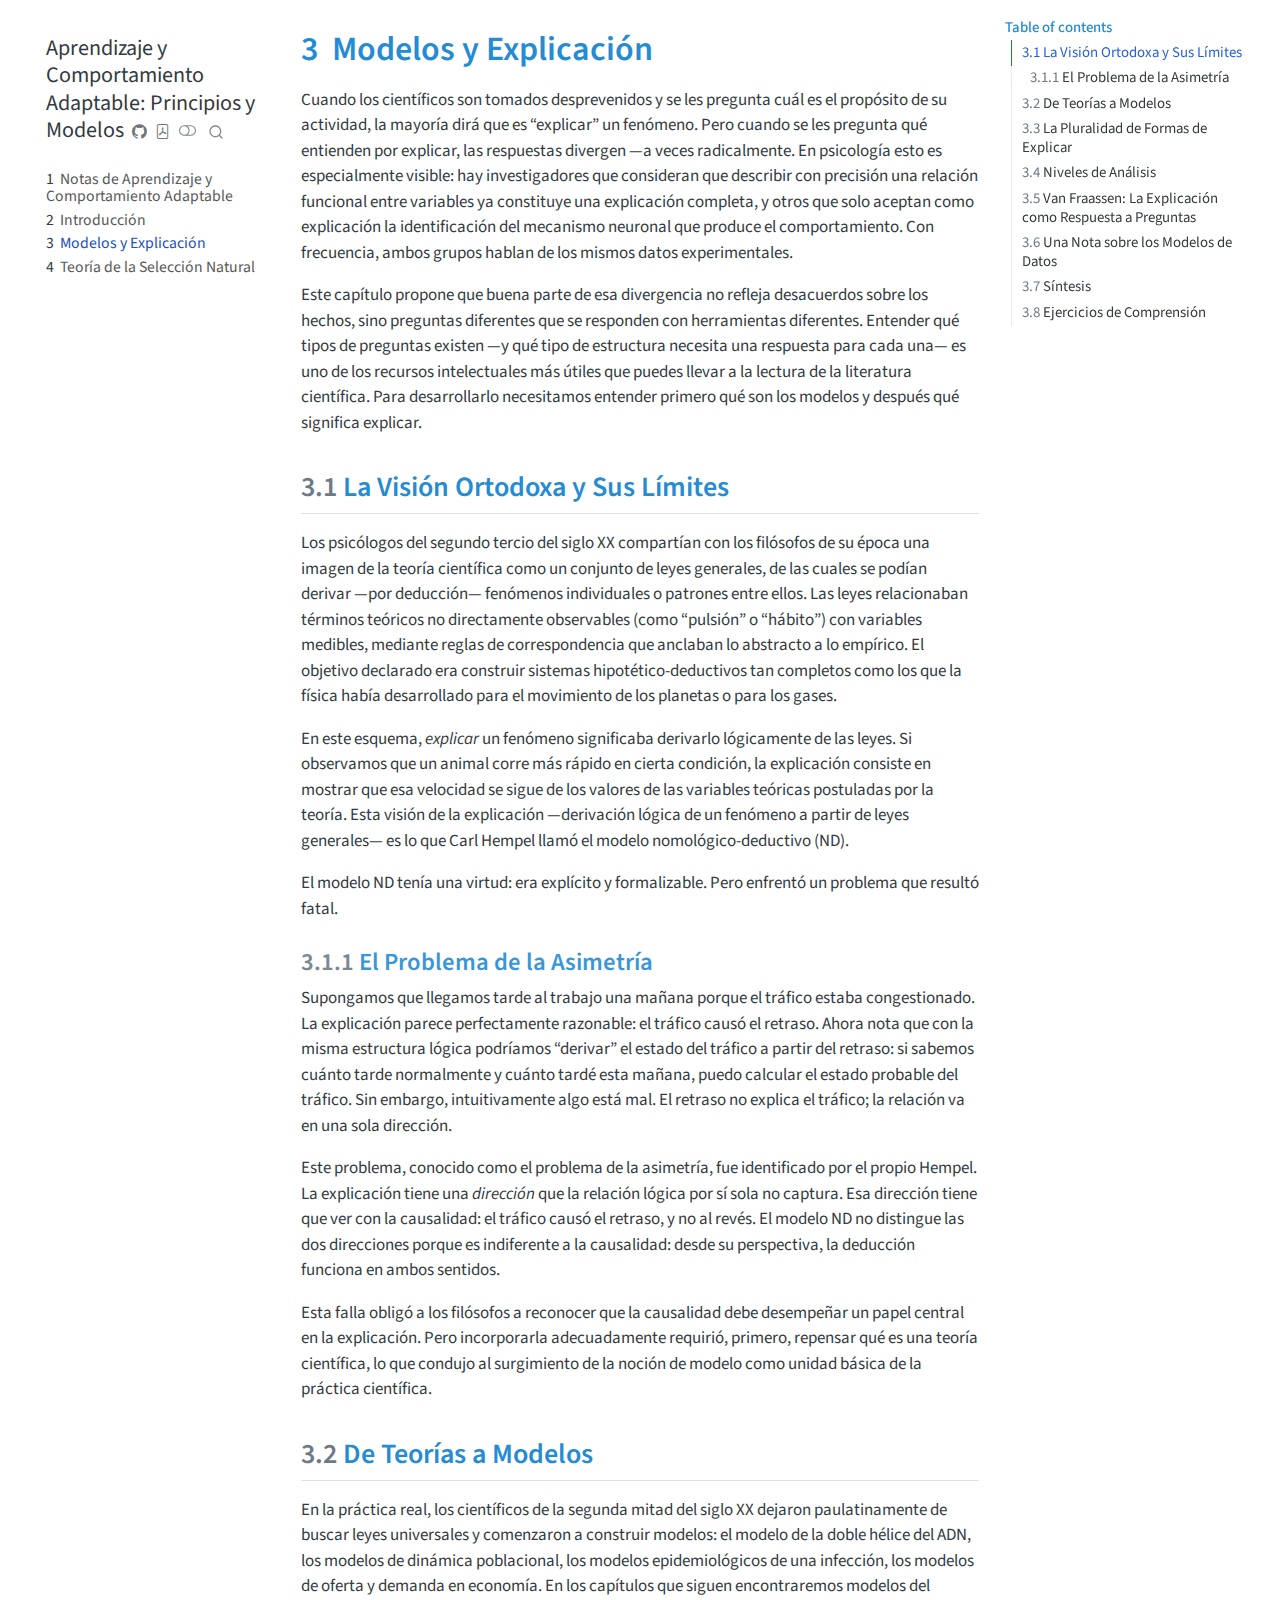
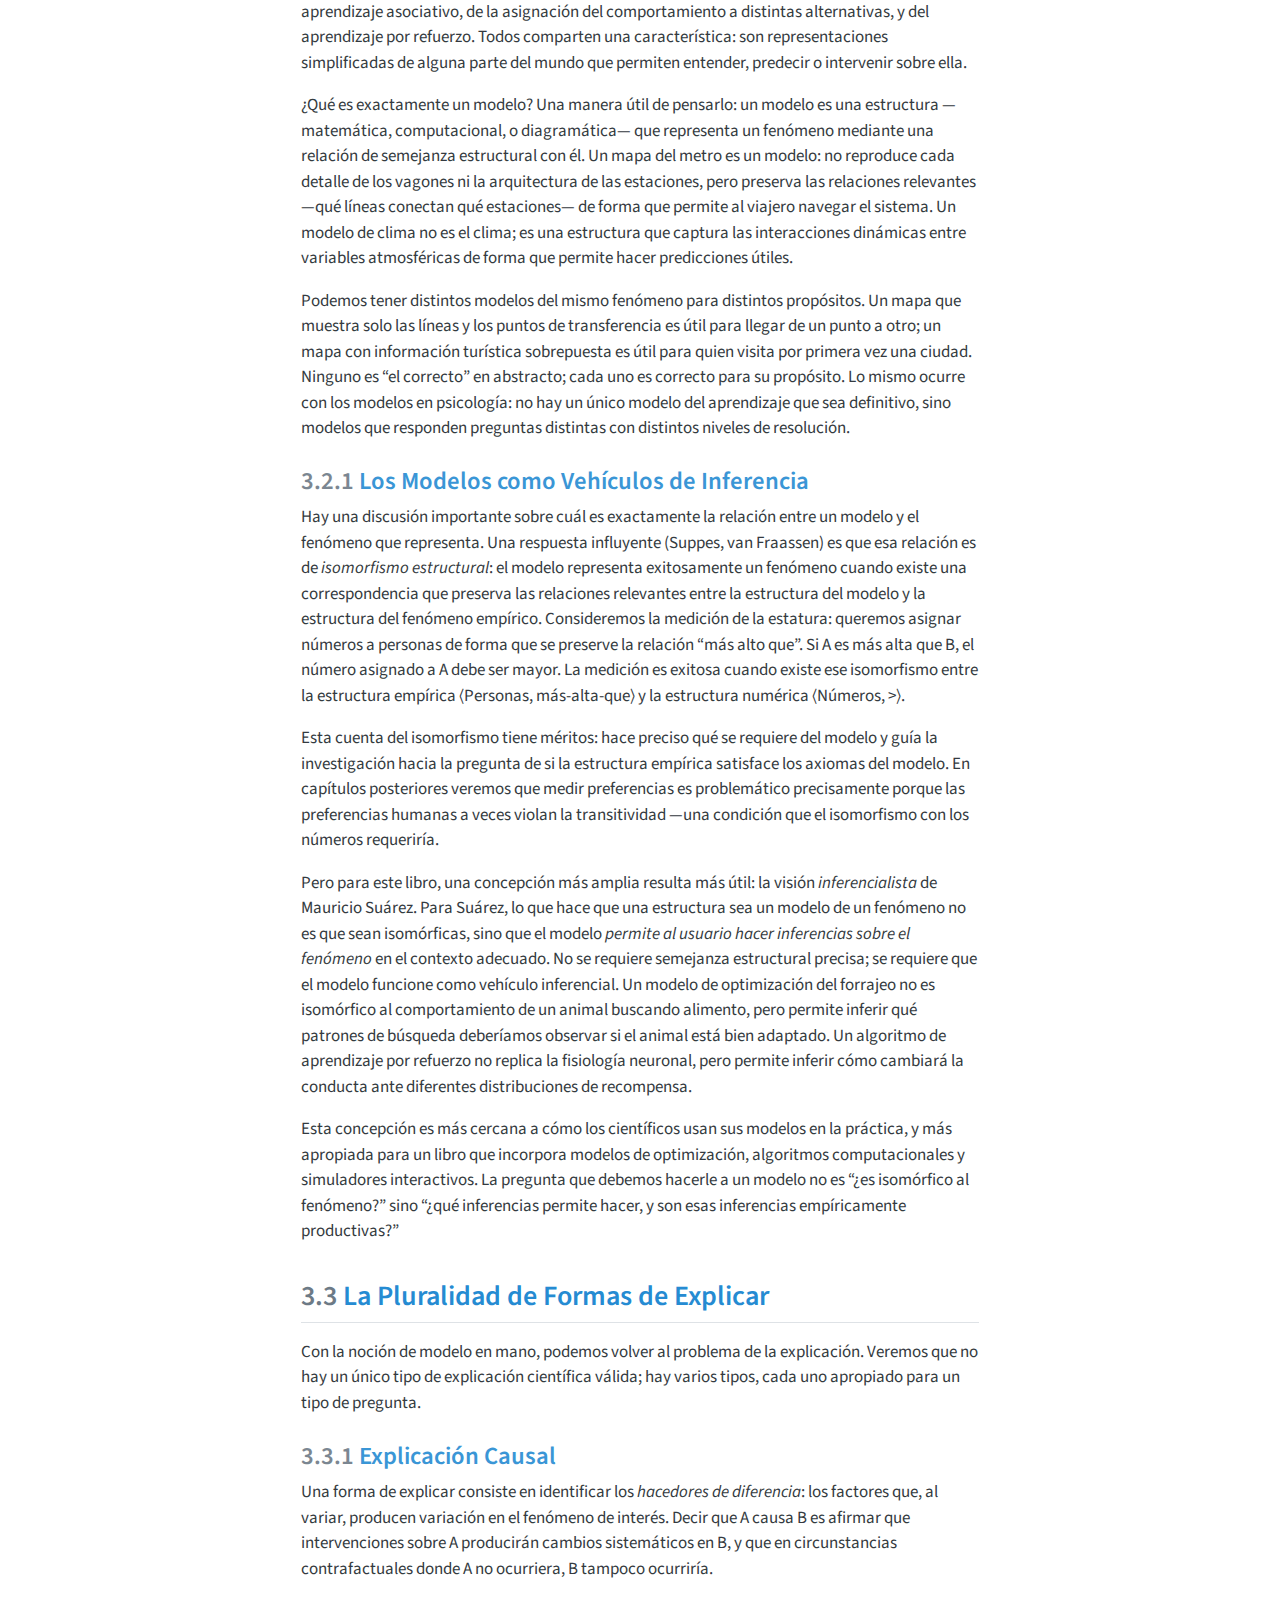
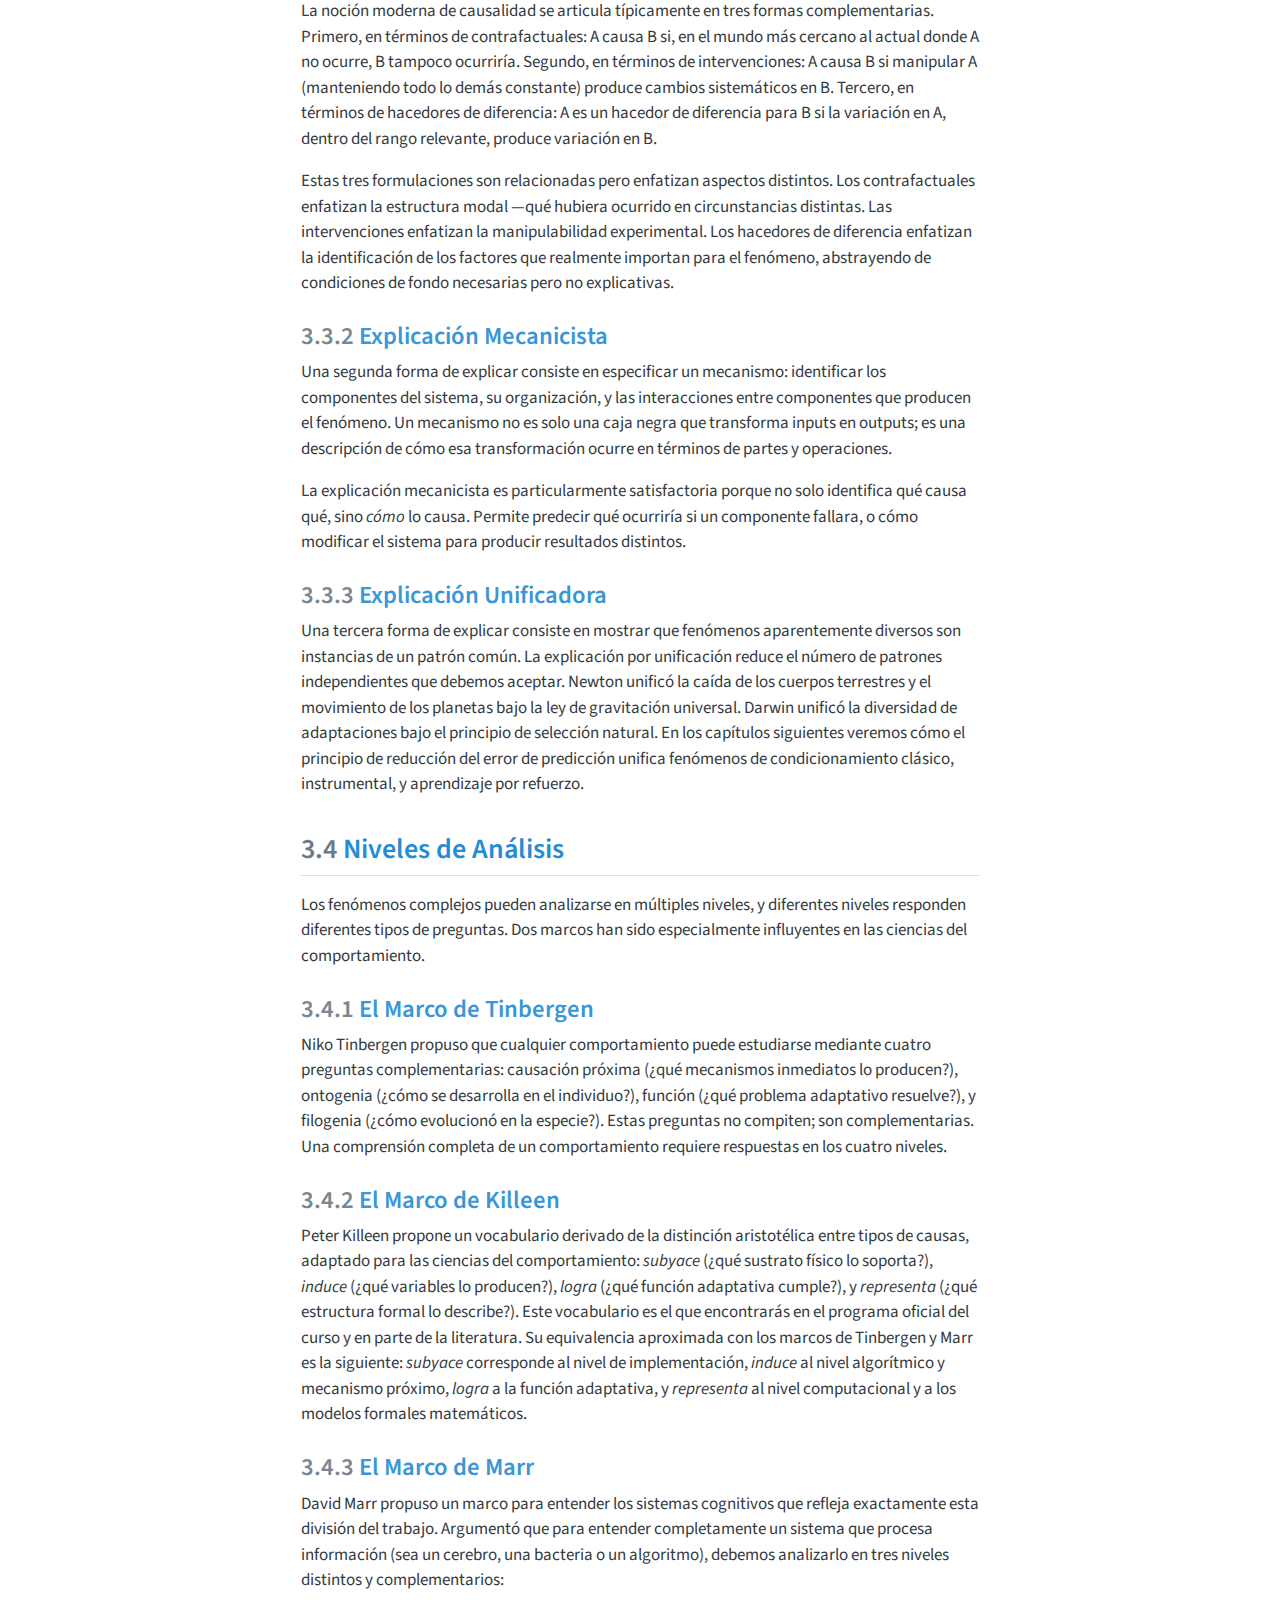
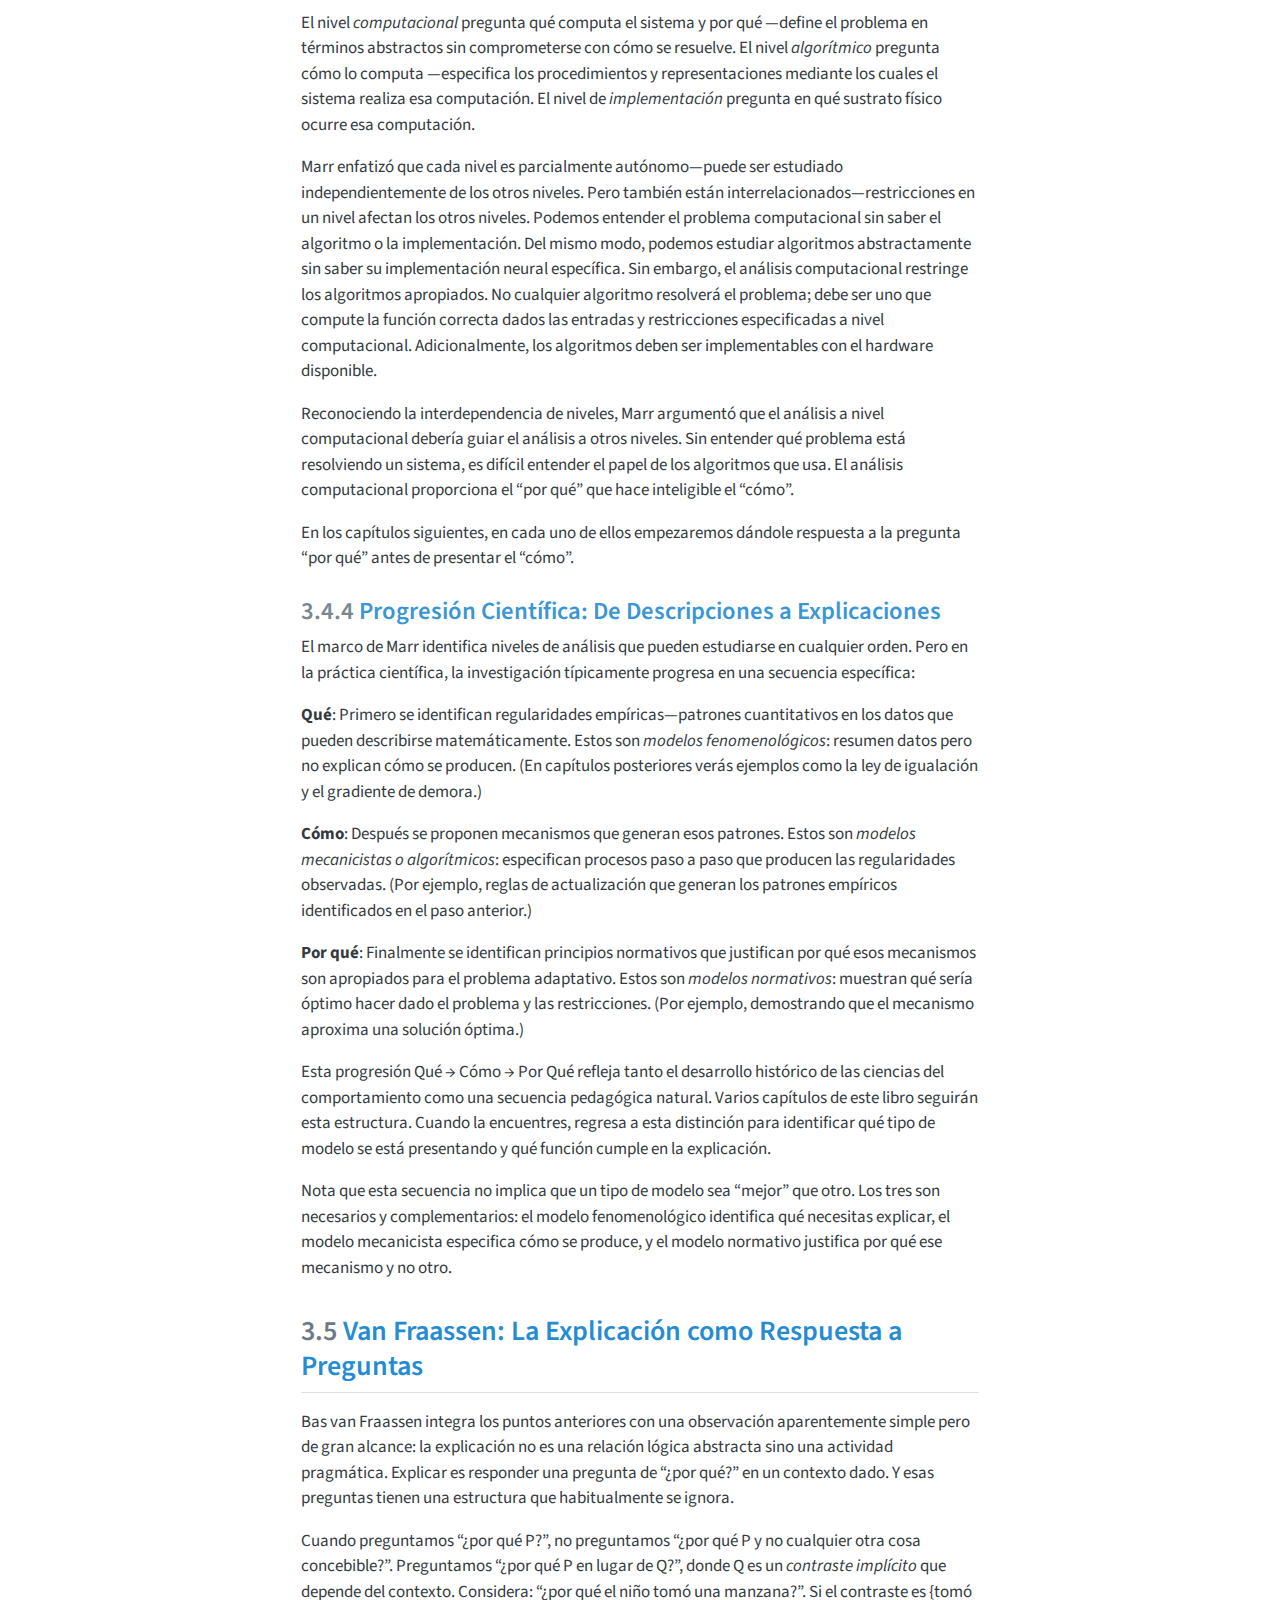
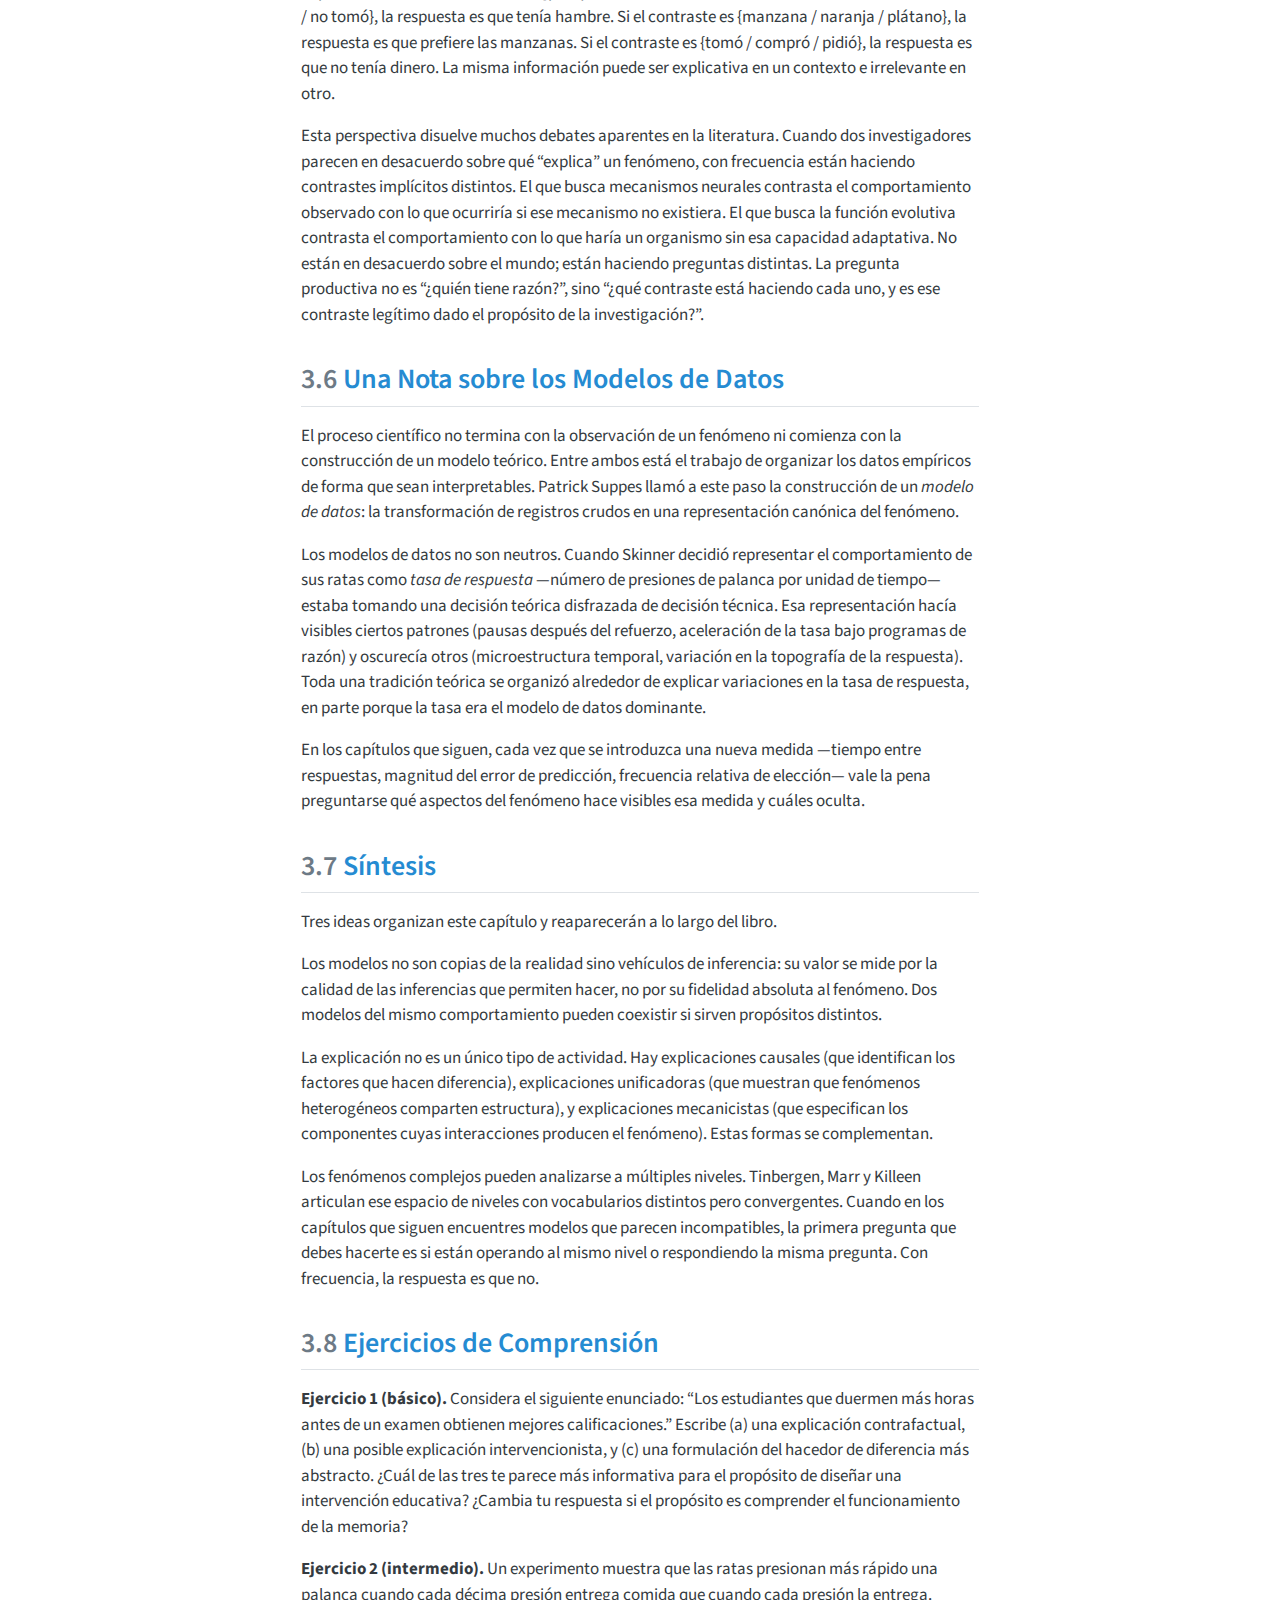
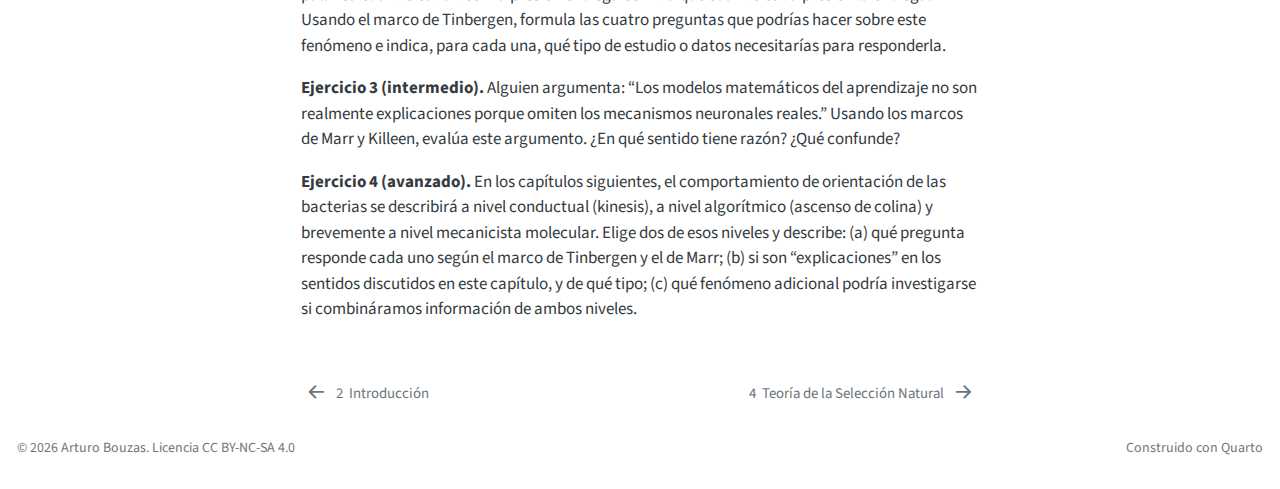
<file: explicacion.html>
<!DOCTYPE html>
<html xmlns="http://www.w3.org/1999/xhtml" lang="en" xml:lang="en"><head>

<meta charset="utf-8">
<meta name="generator" content="quarto-1.8.26">

<meta name="viewport" content="width=device-width, initial-scale=1.0, user-scalable=yes">


<title>3&nbsp; Modelos y Explicación – Aprendizaje y Comportamiento Adaptable: Principios y Modelos</title>
<style>
code{white-space: pre-wrap;}
span.smallcaps{font-variant: small-caps;}
div.columns{display: flex; gap: min(4vw, 1.5em);}
div.column{flex: auto; overflow-x: auto;}
div.hanging-indent{margin-left: 1.5em; text-indent: -1.5em;}
ul.task-list{list-style: none;}
ul.task-list li input[type="checkbox"] {
  width: 0.8em;
  margin: 0 0.8em 0.2em -1em; /* quarto-specific, see https://github.com/quarto-dev/quarto-cli/issues/4556 */ 
  vertical-align: middle;
}
</style>


<script src="site_libs/quarto-nav/quarto-nav.js"></script>
<script src="site_libs/clipboard/clipboard.min.js"></script>
<script src="site_libs/quarto-search/autocomplete.umd.js"></script>
<script src="site_libs/quarto-search/fuse.min.js"></script>
<script src="site_libs/quarto-search/quarto-search.js"></script>
<meta name="quarto:offset" content="./">
<link href="./evolucion.html" rel="next">
<link href="./intro.html" rel="prev">
<script src="site_libs/quarto-html/quarto.js" type="module"></script>
<script src="site_libs/quarto-html/tabsets/tabsets.js" type="module"></script>
<script src="site_libs/quarto-html/axe/axe-check.js" type="module"></script>
<script src="site_libs/quarto-html/popper.min.js"></script>
<script src="site_libs/quarto-html/tippy.umd.min.js"></script>
<script src="site_libs/quarto-html/anchor.min.js"></script>
<link href="site_libs/quarto-html/tippy.css" rel="stylesheet">
<link href="site_libs/quarto-html/quarto-syntax-highlighting-587c61ba64f3a5504c4d52d930310e48.css" rel="stylesheet" class="quarto-color-scheme" id="quarto-text-highlighting-styles">
<link href="site_libs/quarto-html/quarto-syntax-highlighting-dark-b758ccaa5987ceb1b75504551e579abf.css" rel="stylesheet" class="quarto-color-scheme quarto-color-alternate" id="quarto-text-highlighting-styles">
<link href="site_libs/quarto-html/quarto-syntax-highlighting-587c61ba64f3a5504c4d52d930310e48.css" rel="stylesheet" class="quarto-color-scheme-extra" id="quarto-text-highlighting-styles">
<script src="site_libs/bootstrap/bootstrap.min.js"></script>
<link href="site_libs/bootstrap/bootstrap-icons.css" rel="stylesheet">
<link href="site_libs/bootstrap/bootstrap-27c261d06b905028a18691de25d09dde.min.css" rel="stylesheet" append-hash="true" class="quarto-color-scheme" id="quarto-bootstrap" data-mode="light">
<link href="site_libs/bootstrap/bootstrap-dark-234501a227967ac462f24af7be37efa8.min.css" rel="stylesheet" append-hash="true" class="quarto-color-scheme quarto-color-alternate" id="quarto-bootstrap" data-mode="dark">
<link href="site_libs/bootstrap/bootstrap-27c261d06b905028a18691de25d09dde.min.css" rel="stylesheet" append-hash="true" class="quarto-color-scheme-extra" id="quarto-bootstrap" data-mode="light">
<script id="quarto-search-options" type="application/json">{
  "location": "sidebar",
  "copy-button": false,
  "collapse-after": 3,
  "panel-placement": "start",
  "type": "overlay",
  "limit": 50,
  "keyboard-shortcut": [
    "f",
    "/",
    "s"
  ],
  "language": {
    "search-no-results-text": "No results",
    "search-matching-documents-text": "matching documents",
    "search-copy-link-title": "Copy link to search",
    "search-hide-matches-text": "Hide additional matches",
    "search-more-match-text": "more match in this document",
    "search-more-matches-text": "more matches in this document",
    "search-clear-button-title": "Clear",
    "search-text-placeholder": "",
    "search-detached-cancel-button-title": "Cancel",
    "search-submit-button-title": "Submit",
    "search-label": "Search"
  }
}</script>


<link rel="stylesheet" href="styles/custom.css">
</head>

<body class="nav-sidebar floating quarto-light"><script id="quarto-html-before-body" type="application/javascript">
    const toggleBodyColorMode = (bsSheetEl) => {
      const mode = bsSheetEl.getAttribute("data-mode");
      const bodyEl = window.document.querySelector("body");
      if (mode === "dark") {
        bodyEl.classList.add("quarto-dark");
        bodyEl.classList.remove("quarto-light");
      } else {
        bodyEl.classList.add("quarto-light");
        bodyEl.classList.remove("quarto-dark");
      }
    }
    const toggleBodyColorPrimary = () => {
      const bsSheetEl = window.document.querySelector("link#quarto-bootstrap:not([rel=disabled-stylesheet])");
      if (bsSheetEl) {
        toggleBodyColorMode(bsSheetEl);
      }
    }
    const setColorSchemeToggle = (alternate) => {
      const toggles = window.document.querySelectorAll('.quarto-color-scheme-toggle');
      for (let i=0; i < toggles.length; i++) {
        const toggle = toggles[i];
        if (toggle) {
          if (alternate) {
            toggle.classList.add("alternate");
          } else {
            toggle.classList.remove("alternate");
          }
        }
      }
    };
    const toggleColorMode = (alternate) => {
      // Switch the stylesheets
      const primaryStylesheets = window.document.querySelectorAll('link.quarto-color-scheme:not(.quarto-color-alternate)');
      const alternateStylesheets = window.document.querySelectorAll('link.quarto-color-scheme.quarto-color-alternate');
      manageTransitions('#quarto-margin-sidebar .nav-link', false);
      if (alternate) {
        // note: dark is layered on light, we don't disable primary!
        enableStylesheet(alternateStylesheets);
        for (const sheetNode of alternateStylesheets) {
          if (sheetNode.id === "quarto-bootstrap") {
            toggleBodyColorMode(sheetNode);
          }
        }
      } else {
        disableStylesheet(alternateStylesheets);
        enableStylesheet(primaryStylesheets)
        toggleBodyColorPrimary();
      }
      manageTransitions('#quarto-margin-sidebar .nav-link', true);
      // Switch the toggles
      setColorSchemeToggle(alternate)
      // Hack to workaround the fact that safari doesn't
      // properly recolor the scrollbar when toggling (#1455)
      if (navigator.userAgent.indexOf('Safari') > 0 && navigator.userAgent.indexOf('Chrome') == -1) {
        manageTransitions("body", false);
        window.scrollTo(0, 1);
        setTimeout(() => {
          window.scrollTo(0, 0);
          manageTransitions("body", true);
        }, 40);
      }
    }
    const disableStylesheet = (stylesheets) => {
      for (let i=0; i < stylesheets.length; i++) {
        const stylesheet = stylesheets[i];
        stylesheet.rel = 'disabled-stylesheet';
      }
    }
    const enableStylesheet = (stylesheets) => {
      for (let i=0; i < stylesheets.length; i++) {
        const stylesheet = stylesheets[i];
        if(stylesheet.rel !== 'stylesheet') { // for Chrome, which will still FOUC without this check
          stylesheet.rel = 'stylesheet';
        }
      }
    }
    const manageTransitions = (selector, allowTransitions) => {
      const els = window.document.querySelectorAll(selector);
      for (let i=0; i < els.length; i++) {
        const el = els[i];
        if (allowTransitions) {
          el.classList.remove('notransition');
        } else {
          el.classList.add('notransition');
        }
      }
    }
    const isFileUrl = () => {
      return window.location.protocol === 'file:';
    }
    const hasAlternateSentinel = () => {
      let styleSentinel = getColorSchemeSentinel();
      if (styleSentinel !== null) {
        return styleSentinel === "alternate";
      } else {
        return false;
      }
    }
    const setStyleSentinel = (alternate) => {
      const value = alternate ? "alternate" : "default";
      if (!isFileUrl()) {
        window.localStorage.setItem("quarto-color-scheme", value);
      } else {
        localAlternateSentinel = value;
      }
    }
    const getColorSchemeSentinel = () => {
      if (!isFileUrl()) {
        const storageValue = window.localStorage.getItem("quarto-color-scheme");
        return storageValue != null ? storageValue : localAlternateSentinel;
      } else {
        return localAlternateSentinel;
      }
    }
    const toggleGiscusIfUsed = (isAlternate, darkModeDefault) => {
      const baseTheme = document.querySelector('#giscus-base-theme')?.value ?? 'light';
      const alternateTheme = document.querySelector('#giscus-alt-theme')?.value ?? 'dark';
      let newTheme = '';
      if(authorPrefersDark) {
        newTheme = isAlternate ? baseTheme : alternateTheme;
      } else {
        newTheme = isAlternate ? alternateTheme : baseTheme;
      }
      const changeGiscusTheme = () => {
        // From: https://github.com/giscus/giscus/issues/336
        const sendMessage = (message) => {
          const iframe = document.querySelector('iframe.giscus-frame');
          if (!iframe) return;
          iframe.contentWindow.postMessage({ giscus: message }, 'https://giscus.app');
        }
        sendMessage({
          setConfig: {
            theme: newTheme
          }
        });
      }
      const isGiscussLoaded = window.document.querySelector('iframe.giscus-frame') !== null;
      if (isGiscussLoaded) {
        changeGiscusTheme();
      }
    };
    const authorPrefersDark = false;
    const darkModeDefault = authorPrefersDark;
      document.querySelector('link#quarto-text-highlighting-styles.quarto-color-scheme-extra').rel = 'disabled-stylesheet';
      document.querySelector('link#quarto-bootstrap.quarto-color-scheme-extra').rel = 'disabled-stylesheet';
    let localAlternateSentinel = darkModeDefault ? 'alternate' : 'default';
    // Dark / light mode switch
    window.quartoToggleColorScheme = () => {
      // Read the current dark / light value
      let toAlternate = !hasAlternateSentinel();
      toggleColorMode(toAlternate);
      setStyleSentinel(toAlternate);
      toggleGiscusIfUsed(toAlternate, darkModeDefault);
      window.dispatchEvent(new Event('resize'));
    };
    // Switch to dark mode if need be
    if (hasAlternateSentinel()) {
      toggleColorMode(true);
    } else {
      toggleColorMode(false);
    }
  </script>

<div id="quarto-search-results"></div>
  <header id="quarto-header" class="headroom fixed-top">
  <nav class="quarto-secondary-nav">
    <div class="container-fluid d-flex">
      <button type="button" class="quarto-btn-toggle btn" data-bs-toggle="collapse" role="button" data-bs-target=".quarto-sidebar-collapse-item" aria-controls="quarto-sidebar" aria-expanded="false" aria-label="Toggle sidebar navigation" onclick="if (window.quartoToggleHeadroom) { window.quartoToggleHeadroom(); }">
        <i class="bi bi-layout-text-sidebar-reverse"></i>
      </button>
        <nav class="quarto-page-breadcrumbs" aria-label="breadcrumb"><ol class="breadcrumb"><li class="breadcrumb-item"><a href="./explicacion.html"><span class="chapter-number">3</span>&nbsp; <span class="chapter-title">Modelos y Explicación</span></a></li></ol></nav>
        <a class="flex-grow-1" role="navigation" data-bs-toggle="collapse" data-bs-target=".quarto-sidebar-collapse-item" aria-controls="quarto-sidebar" aria-expanded="false" aria-label="Toggle sidebar navigation" onclick="if (window.quartoToggleHeadroom) { window.quartoToggleHeadroom(); }">      
        </a>
      <button type="button" class="btn quarto-search-button" aria-label="Search" onclick="window.quartoOpenSearch();">
        <i class="bi bi-search"></i>
      </button>
    </div>
  </nav>
</header>
<!-- content -->
<div id="quarto-content" class="quarto-container page-columns page-rows-contents page-layout-article">
<!-- sidebar -->
  <nav id="quarto-sidebar" class="sidebar collapse collapse-horizontal quarto-sidebar-collapse-item sidebar-navigation floating overflow-auto">
    <div class="pt-lg-2 mt-2 text-left sidebar-header">
    <div class="sidebar-title mb-0 py-0">
      <a href="./">Aprendizaje y Comportamiento Adaptable: Principios y Modelos</a> 
        <div class="sidebar-tools-main tools-wide">
    <a href="https://github.com/bouzaslab25/libro-aca" title="Ver en GitHub" class="quarto-navigation-tool px-1" aria-label="Ver en GitHub"><i class="bi bi-github"></i></a>
    <a href="./Aprendizaje-y-Comportamiento-Adaptable--Principios-y-Modelos.pdf" title="Download PDF" class="quarto-navigation-tool px-1" aria-label="Download PDF"><i class="bi bi-file-pdf"></i></a>
  <a href="" class="quarto-color-scheme-toggle quarto-navigation-tool  px-1" onclick="window.quartoToggleColorScheme(); return false;" title="Toggle dark mode"><i class="bi"></i></a>
    <div id="quarto-search" class="quarto-navigation-tool px-1" title="Search"></div>
</div>
    </div>
      </div>
    <div class="sidebar-menu-container"> 
    <ul class="list-unstyled mt-1">
        <li class="sidebar-item">
  <div class="sidebar-item-container"> 
  <a href="./index.html" class="sidebar-item-text sidebar-link">
 <span class="menu-text"><span class="chapter-number">1</span>&nbsp; <span class="chapter-title">Notas de Aprendizaje y Comportamiento Adaptable</span></span></a>
  </div>
</li>
        <li class="sidebar-item">
  <div class="sidebar-item-container"> 
  <a href="./intro.html" class="sidebar-item-text sidebar-link">
 <span class="menu-text"><span class="chapter-number">2</span>&nbsp; <span class="chapter-title">Introducción</span></span></a>
  </div>
</li>
        <li class="sidebar-item">
  <div class="sidebar-item-container"> 
  <a href="./explicacion.html" class="sidebar-item-text sidebar-link active">
 <span class="menu-text"><span class="chapter-number">3</span>&nbsp; <span class="chapter-title">Modelos y Explicación</span></span></a>
  </div>
</li>
        <li class="sidebar-item">
  <div class="sidebar-item-container"> 
  <a href="./evolucion.html" class="sidebar-item-text sidebar-link">
 <span class="menu-text"><span class="chapter-number">4</span>&nbsp; <span class="chapter-title">Teoría de la Selección Natural</span></span></a>
  </div>
</li>
    </ul>
    </div>
</nav>
<div id="quarto-sidebar-glass" class="quarto-sidebar-collapse-item" data-bs-toggle="collapse" data-bs-target=".quarto-sidebar-collapse-item"></div>
<!-- margin-sidebar -->
    <div id="quarto-margin-sidebar" class="sidebar margin-sidebar">
        <nav id="TOC" role="doc-toc" class="toc-active">
    <h2 id="toc-title">Table of contents</h2>
   
  <ul>
  <li><a href="#la-visión-ortodoxa-y-sus-límites" id="toc-la-visión-ortodoxa-y-sus-límites" class="nav-link active" data-scroll-target="#la-visión-ortodoxa-y-sus-límites"><span class="header-section-number">3.1</span> La Visión Ortodoxa y Sus Límites</a>
  <ul class="collapse">
  <li><a href="#el-problema-de-la-asimetría" id="toc-el-problema-de-la-asimetría" class="nav-link" data-scroll-target="#el-problema-de-la-asimetría"><span class="header-section-number">3.1.1</span> El Problema de la Asimetría</a></li>
  </ul></li>
  <li><a href="#de-teorías-a-modelos" id="toc-de-teorías-a-modelos" class="nav-link" data-scroll-target="#de-teorías-a-modelos"><span class="header-section-number">3.2</span> De Teorías a Modelos</a>
  <ul class="collapse">
  <li><a href="#los-modelos-como-vehículos-de-inferencia" id="toc-los-modelos-como-vehículos-de-inferencia" class="nav-link" data-scroll-target="#los-modelos-como-vehículos-de-inferencia"><span class="header-section-number">3.2.1</span> Los Modelos como Vehículos de Inferencia</a></li>
  </ul></li>
  <li><a href="#la-pluralidad-de-formas-de-explicar" id="toc-la-pluralidad-de-formas-de-explicar" class="nav-link" data-scroll-target="#la-pluralidad-de-formas-de-explicar"><span class="header-section-number">3.3</span> La Pluralidad de Formas de Explicar</a>
  <ul class="collapse">
  <li><a href="#explicación-causal" id="toc-explicación-causal" class="nav-link" data-scroll-target="#explicación-causal"><span class="header-section-number">3.3.1</span> Explicación Causal</a></li>
  <li><a href="#explicación-mecanicista" id="toc-explicación-mecanicista" class="nav-link" data-scroll-target="#explicación-mecanicista"><span class="header-section-number">3.3.2</span> Explicación Mecanicista</a></li>
  <li><a href="#explicación-unificadora" id="toc-explicación-unificadora" class="nav-link" data-scroll-target="#explicación-unificadora"><span class="header-section-number">3.3.3</span> Explicación Unificadora</a></li>
  </ul></li>
  <li><a href="#niveles-de-análisis" id="toc-niveles-de-análisis" class="nav-link" data-scroll-target="#niveles-de-análisis"><span class="header-section-number">3.4</span> Niveles de Análisis</a>
  <ul class="collapse">
  <li><a href="#el-marco-de-tinbergen" id="toc-el-marco-de-tinbergen" class="nav-link" data-scroll-target="#el-marco-de-tinbergen"><span class="header-section-number">3.4.1</span> El Marco de Tinbergen</a></li>
  <li><a href="#el-marco-de-killeen" id="toc-el-marco-de-killeen" class="nav-link" data-scroll-target="#el-marco-de-killeen"><span class="header-section-number">3.4.2</span> El Marco de Killeen</a></li>
  <li><a href="#el-marco-de-marr" id="toc-el-marco-de-marr" class="nav-link" data-scroll-target="#el-marco-de-marr"><span class="header-section-number">3.4.3</span> El Marco de Marr</a></li>
  <li><a href="#progresión-científica-de-descripciones-a-explicaciones" id="toc-progresión-científica-de-descripciones-a-explicaciones" class="nav-link" data-scroll-target="#progresión-científica-de-descripciones-a-explicaciones"><span class="header-section-number">3.4.4</span> Progresión Científica: De Descripciones a Explicaciones</a></li>
  </ul></li>
  <li><a href="#van-fraassen-la-explicación-como-respuesta-a-preguntas" id="toc-van-fraassen-la-explicación-como-respuesta-a-preguntas" class="nav-link" data-scroll-target="#van-fraassen-la-explicación-como-respuesta-a-preguntas"><span class="header-section-number">3.5</span> Van Fraassen: La Explicación como Respuesta a Preguntas</a></li>
  <li><a href="#una-nota-sobre-los-modelos-de-datos" id="toc-una-nota-sobre-los-modelos-de-datos" class="nav-link" data-scroll-target="#una-nota-sobre-los-modelos-de-datos"><span class="header-section-number">3.6</span> Una Nota sobre los Modelos de Datos</a></li>
  <li><a href="#síntesis" id="toc-síntesis" class="nav-link" data-scroll-target="#síntesis"><span class="header-section-number">3.7</span> Síntesis</a></li>
  <li><a href="#ejercicios-de-comprensión" id="toc-ejercicios-de-comprensión" class="nav-link" data-scroll-target="#ejercicios-de-comprensión"><span class="header-section-number">3.8</span> Ejercicios de Comprensión</a></li>
  </ul>
</nav>
    </div>
<!-- main -->
<main class="content" id="quarto-document-content">


<header id="title-block-header" class="quarto-title-block default">
<div class="quarto-title">
<h1 class="title"><span class="chapter-number">3</span>&nbsp; <span class="chapter-title">Modelos y Explicación</span></h1>
</div>



<div class="quarto-title-meta">

    
  
    
  </div>
  


</header>


<p>Cuando los científicos son tomados desprevenidos y se les pregunta cuál es el propósito de su actividad, la mayoría dirá que es “explicar” un fenómeno. Pero cuando se les pregunta qué entienden por explicar, las respuestas divergen —a veces radicalmente. En psicología esto es especialmente visible: hay investigadores que consideran que describir con precisión una relación funcional entre variables ya constituye una explicación completa, y otros que solo aceptan como explicación la identificación del mecanismo neuronal que produce el comportamiento. Con frecuencia, ambos grupos hablan de los mismos datos experimentales.</p>
<p>Este capítulo propone que buena parte de esa divergencia no refleja desacuerdos sobre los hechos, sino preguntas diferentes que se responden con herramientas diferentes. Entender qué tipos de preguntas existen —y qué tipo de estructura necesita una respuesta para cada una— es uno de los recursos intelectuales más útiles que puedes llevar a la lectura de la literatura científica. Para desarrollarlo necesitamos entender primero qué son los modelos y después qué significa explicar.</p>
<section id="la-visión-ortodoxa-y-sus-límites" class="level2" data-number="3.1">
<h2 data-number="3.1" class="anchored" data-anchor-id="la-visión-ortodoxa-y-sus-límites"><span class="header-section-number">3.1</span> La Visión Ortodoxa y Sus Límites</h2>
<p>Los psicólogos del segundo tercio del siglo XX compartían con los filósofos de su época una imagen de la teoría científica como un conjunto de leyes generales, de las cuales se podían derivar —por deducción— fenómenos individuales o patrones entre ellos. Las leyes relacionaban términos teóricos no directamente observables (como “pulsión” o “hábito”) con variables medibles, mediante reglas de correspondencia que anclaban lo abstracto a lo empírico. El objetivo declarado era construir sistemas hipotético-deductivos tan completos como los que la física había desarrollado para el movimiento de los planetas o para los gases.</p>
<p>En este esquema, <em>explicar</em> un fenómeno significaba derivarlo lógicamente de las leyes. Si observamos que un animal corre más rápido en cierta condición, la explicación consiste en mostrar que esa velocidad se sigue de los valores de las variables teóricas postuladas por la teoría. Esta visión de la explicación —derivación lógica de un fenómeno a partir de leyes generales— es lo que Carl Hempel llamó el modelo nomológico-deductivo (ND).</p>
<p>El modelo ND tenía una virtud: era explícito y formalizable. Pero enfrentó un problema que resultó fatal.</p>
<section id="el-problema-de-la-asimetría" class="level3" data-number="3.1.1">
<h3 data-number="3.1.1" class="anchored" data-anchor-id="el-problema-de-la-asimetría"><span class="header-section-number">3.1.1</span> El Problema de la Asimetría</h3>
<p>Supongamos que llegamos tarde al trabajo una mañana porque el tráfico estaba congestionado. La explicación parece perfectamente razonable: el tráfico causó el retraso. Ahora nota que con la misma estructura lógica podríamos “derivar” el estado del tráfico a partir del retraso: si sabemos cuánto tarde normalmente y cuánto tardé esta mañana, puedo calcular el estado probable del tráfico. Sin embargo, intuitivamente algo está mal. El retraso no explica el tráfico; la relación va en una sola dirección.</p>
<p>Este problema, conocido como el problema de la asimetría, fue identificado por el propio Hempel. La explicación tiene una <em>dirección</em> que la relación lógica por sí sola no captura. Esa dirección tiene que ver con la causalidad: el tráfico causó el retraso, y no al revés. El modelo ND no distingue las dos direcciones porque es indiferente a la causalidad: desde su perspectiva, la deducción funciona en ambos sentidos.</p>
<p>Esta falla obligó a los filósofos a reconocer que la causalidad debe desempeñar un papel central en la explicación. Pero incorporarla adecuadamente requirió, primero, repensar qué es una teoría científica, lo que condujo al surgimiento de la noción de modelo como unidad básica de la práctica científica.</p>
</section>
</section>
<section id="de-teorías-a-modelos" class="level2" data-number="3.2">
<h2 data-number="3.2" class="anchored" data-anchor-id="de-teorías-a-modelos"><span class="header-section-number">3.2</span> De Teorías a Modelos</h2>
<p>En la práctica real, los científicos de la segunda mitad del siglo XX dejaron paulatinamente de buscar leyes universales y comenzaron a construir modelos: el modelo de la doble hélice del ADN, los modelos de dinámica poblacional, los modelos epidemiológicos de una infección, los modelos de oferta y demanda en economía. En los capítulos que siguen encontraremos modelos del aprendizaje asociativo, de la asignación del comportamiento a distintas alternativas, y del aprendizaje por refuerzo. Todos comparten una característica: son representaciones simplificadas de alguna parte del mundo que permiten entender, predecir o intervenir sobre ella.</p>
<p>¿Qué es exactamente un modelo? Una manera útil de pensarlo: un modelo es una estructura —matemática, computacional, o diagramática— que representa un fenómeno mediante una relación de semejanza estructural con él. Un mapa del metro es un modelo: no reproduce cada detalle de los vagones ni la arquitectura de las estaciones, pero preserva las relaciones relevantes —qué líneas conectan qué estaciones— de forma que permite al viajero navegar el sistema. Un modelo de clima no es el clima; es una estructura que captura las interacciones dinámicas entre variables atmosféricas de forma que permite hacer predicciones útiles.</p>
<p>Podemos tener distintos modelos del mismo fenómeno para distintos propósitos. Un mapa que muestra solo las líneas y los puntos de transferencia es útil para llegar de un punto a otro; un mapa con información turística sobrepuesta es útil para quien visita por primera vez una ciudad. Ninguno es “el correcto” en abstracto; cada uno es correcto para su propósito. Lo mismo ocurre con los modelos en psicología: no hay un único modelo del aprendizaje que sea definitivo, sino modelos que responden preguntas distintas con distintos niveles de resolución.</p>
<section id="los-modelos-como-vehículos-de-inferencia" class="level3" data-number="3.2.1">
<h3 data-number="3.2.1" class="anchored" data-anchor-id="los-modelos-como-vehículos-de-inferencia"><span class="header-section-number">3.2.1</span> Los Modelos como Vehículos de Inferencia</h3>
<p>Hay una discusión importante sobre cuál es exactamente la relación entre un modelo y el fenómeno que representa. Una respuesta influyente (Suppes, van Fraassen) es que esa relación es de <em>isomorfismo estructural</em>: el modelo representa exitosamente un fenómeno cuando existe una correspondencia que preserva las relaciones relevantes entre la estructura del modelo y la estructura del fenómeno empírico. Consideremos la medición de la estatura: queremos asignar números a personas de forma que se preserve la relación “más alto que”. Si A es más alta que B, el número asignado a A debe ser mayor. La medición es exitosa cuando existe ese isomorfismo entre la estructura empírica ⟨Personas, más-alta-que⟩ y la estructura numérica ⟨Números, &gt;⟩.</p>
<p>Esta cuenta del isomorfismo tiene méritos: hace preciso qué se requiere del modelo y guía la investigación hacia la pregunta de si la estructura empírica satisface los axiomas del modelo. En capítulos posteriores veremos que medir preferencias es problemático precisamente porque las preferencias humanas a veces violan la transitividad —una condición que el isomorfismo con los números requeriría.</p>
<p>Pero para este libro, una concepción más amplia resulta más útil: la visión <em>inferencialista</em> de Mauricio Suárez. Para Suárez, lo que hace que una estructura sea un modelo de un fenómeno no es que sean isomórficas, sino que el modelo <em>permite al usuario hacer inferencias sobre el fenómeno</em> en el contexto adecuado. No se requiere semejanza estructural precisa; se requiere que el modelo funcione como vehículo inferencial. Un modelo de optimización del forrajeo no es isomórfico al comportamiento de un animal buscando alimento, pero permite inferir qué patrones de búsqueda deberíamos observar si el animal está bien adaptado. Un algoritmo de aprendizaje por refuerzo no replica la fisiología neuronal, pero permite inferir cómo cambiará la conducta ante diferentes distribuciones de recompensa.</p>
<p>Esta concepción es más cercana a cómo los científicos usan sus modelos en la práctica, y más apropiada para un libro que incorpora modelos de optimización, algoritmos computacionales y simuladores interactivos. La pregunta que debemos hacerle a un modelo no es “¿es isomórfico al fenómeno?” sino “¿qué inferencias permite hacer, y son esas inferencias empíricamente productivas?”</p>
</section>
</section>
<section id="la-pluralidad-de-formas-de-explicar" class="level2" data-number="3.3">
<h2 data-number="3.3" class="anchored" data-anchor-id="la-pluralidad-de-formas-de-explicar"><span class="header-section-number">3.3</span> La Pluralidad de Formas de Explicar</h2>
<p>Con la noción de modelo en mano, podemos volver al problema de la explicación. Veremos que no hay un único tipo de explicación científica válida; hay varios tipos, cada uno apropiado para un tipo de pregunta.</p>
<section id="explicación-causal" class="level3" data-number="3.3.1">
<h3 data-number="3.3.1" class="anchored" data-anchor-id="explicación-causal"><span class="header-section-number">3.3.1</span> Explicación Causal</h3>
<p>Una forma de explicar consiste en identificar los <em>hacedores de diferencia</em>: los factores que, al variar, producen variación en el fenómeno de interés. Decir que A causa B es afirmar que intervenciones sobre A producirán cambios sistemáticos en B, y que en circunstancias contrafactuales donde A no ocurriera, B tampoco ocurriría.</p>
<p>La noción moderna de causalidad se articula típicamente en tres formas complementarias. Primero, en términos de contrafactuales: A causa B si, en el mundo más cercano al actual donde A no ocurre, B tampoco ocurriría. Segundo, en términos de intervenciones: A causa B si manipular A (manteniendo todo lo demás constante) produce cambios sistemáticos en B. Tercero, en términos de hacedores de diferencia: A es un hacedor de diferencia para B si la variación en A, dentro del rango relevante, produce variación en B.</p>
<p>Estas tres formulaciones son relacionadas pero enfatizan aspectos distintos. Los contrafactuales enfatizan la estructura modal —qué hubiera ocurrido en circunstancias distintas. Las intervenciones enfatizan la manipulabilidad experimental. Los hacedores de diferencia enfatizan la identificación de los factores que realmente importan para el fenómeno, abstrayendo de condiciones de fondo necesarias pero no explicativas.</p>
</section>
<section id="explicación-mecanicista" class="level3" data-number="3.3.2">
<h3 data-number="3.3.2" class="anchored" data-anchor-id="explicación-mecanicista"><span class="header-section-number">3.3.2</span> Explicación Mecanicista</h3>
<p>Una segunda forma de explicar consiste en especificar un mecanismo: identificar los componentes del sistema, su organización, y las interacciones entre componentes que producen el fenómeno. Un mecanismo no es solo una caja negra que transforma inputs en outputs; es una descripción de cómo esa transformación ocurre en términos de partes y operaciones.</p>
<p>La explicación mecanicista es particularmente satisfactoria porque no solo identifica qué causa qué, sino <em>cómo</em> lo causa. Permite predecir qué ocurriría si un componente fallara, o cómo modificar el sistema para producir resultados distintos.</p>
</section>
<section id="explicación-unificadora" class="level3" data-number="3.3.3">
<h3 data-number="3.3.3" class="anchored" data-anchor-id="explicación-unificadora"><span class="header-section-number">3.3.3</span> Explicación Unificadora</h3>
<p>Una tercera forma de explicar consiste en mostrar que fenómenos aparentemente diversos son instancias de un patrón común. La explicación por unificación reduce el número de patrones independientes que debemos aceptar. Newton unificó la caída de los cuerpos terrestres y el movimiento de los planetas bajo la ley de gravitación universal. Darwin unificó la diversidad de adaptaciones bajo el principio de selección natural. En los capítulos siguientes veremos cómo el principio de reducción del error de predicción unifica fenómenos de condicionamiento clásico, instrumental, y aprendizaje por refuerzo.</p>
</section>
</section>
<section id="niveles-de-análisis" class="level2" data-number="3.4">
<h2 data-number="3.4" class="anchored" data-anchor-id="niveles-de-análisis"><span class="header-section-number">3.4</span> Niveles de Análisis</h2>
<p>Los fenómenos complejos pueden analizarse en múltiples niveles, y diferentes niveles responden diferentes tipos de preguntas. Dos marcos han sido especialmente influyentes en las ciencias del comportamiento.</p>
<section id="el-marco-de-tinbergen" class="level3" data-number="3.4.1">
<h3 data-number="3.4.1" class="anchored" data-anchor-id="el-marco-de-tinbergen"><span class="header-section-number">3.4.1</span> El Marco de Tinbergen</h3>
<p>Niko Tinbergen propuso que cualquier comportamiento puede estudiarse mediante cuatro preguntas complementarias: causación próxima (¿qué mecanismos inmediatos lo producen?), ontogenia (¿cómo se desarrolla en el individuo?), función (¿qué problema adaptativo resuelve?), y filogenia (¿cómo evolucionó en la especie?). Estas preguntas no compiten; son complementarias. Una comprensión completa de un comportamiento requiere respuestas en los cuatro niveles.</p>
</section>
<section id="el-marco-de-killeen" class="level3" data-number="3.4.2">
<h3 data-number="3.4.2" class="anchored" data-anchor-id="el-marco-de-killeen"><span class="header-section-number">3.4.2</span> El Marco de Killeen</h3>
<p>Peter Killeen propone un vocabulario derivado de la distinción aristotélica entre tipos de causas, adaptado para las ciencias del comportamiento: <em>subyace</em> (¿qué sustrato físico lo soporta?), <em>induce</em> (¿qué variables lo producen?), <em>logra</em> (¿qué función adaptativa cumple?), y <em>representa</em> (¿qué estructura formal lo describe?). Este vocabulario es el que encontrarás en el programa oficial del curso y en parte de la literatura. Su equivalencia aproximada con los marcos de Tinbergen y Marr es la siguiente: <em>subyace</em> corresponde al nivel de implementación, <em>induce</em> al nivel algorítmico y mecanismo próximo, <em>logra</em> a la función adaptativa, y <em>representa</em> al nivel computacional y a los modelos formales matemáticos.</p>
</section>
<section id="el-marco-de-marr" class="level3" data-number="3.4.3">
<h3 data-number="3.4.3" class="anchored" data-anchor-id="el-marco-de-marr"><span class="header-section-number">3.4.3</span> El Marco de Marr</h3>
<p>David Marr propuso un marco para entender los sistemas cognitivos que refleja exactamente esta división del trabajo. Argumentó que para entender completamente un sistema que procesa información (sea un cerebro, una bacteria o un algoritmo), debemos analizarlo en tres niveles distintos y complementarios:</p>
<p>El nivel <em>computacional</em> pregunta qué computa el sistema y por qué —define el problema en términos abstractos sin comprometerse con cómo se resuelve. El nivel <em>algorítmico</em> pregunta cómo lo computa —especifica los procedimientos y representaciones mediante los cuales el sistema realiza esa computación. El nivel de <em>implementación</em> pregunta en qué sustrato físico ocurre esa computación.</p>
<p>Marr enfatizó que cada nivel es parcialmente autónomo—puede ser estudiado independientemente de los otros niveles. Pero también están interrelacionados—restricciones en un nivel afectan los otros niveles. Podemos entender el problema computacional sin saber el algoritmo o la implementación. Del mismo modo, podemos estudiar algoritmos abstractamente sin saber su implementación neural específica. Sin embargo, el análisis computacional restringe los algoritmos apropiados. No cualquier algoritmo resolverá el problema; debe ser uno que compute la función correcta dados las entradas y restricciones especificadas a nivel computacional. Adicionalmente, los algoritmos deben ser implementables con el hardware disponible.</p>
<p>Reconociendo la interdependencia de niveles, Marr argumentó que el análisis a nivel computacional debería guiar el análisis a otros niveles. Sin entender qué problema está resolviendo un sistema, es difícil entender el papel de los algoritmos que usa. El análisis computacional proporciona el “por qué” que hace inteligible el “cómo”.</p>
<p>En los capítulos siguientes, en cada uno de ellos empezaremos dándole respuesta a la pregunta “por qué” antes de presentar el “cómo”.</p>
</section>
<section id="progresión-científica-de-descripciones-a-explicaciones" class="level3" data-number="3.4.4">
<h3 data-number="3.4.4" class="anchored" data-anchor-id="progresión-científica-de-descripciones-a-explicaciones"><span class="header-section-number">3.4.4</span> Progresión Científica: De Descripciones a Explicaciones</h3>
<p>El marco de Marr identifica niveles de análisis que pueden estudiarse en cualquier orden. Pero en la práctica científica, la investigación típicamente progresa en una secuencia específica:</p>
<p><strong>Qué</strong>: Primero se identifican regularidades empíricas—patrones cuantitativos en los datos que pueden describirse matemáticamente. Estos son <em>modelos fenomenológicos</em>: resumen datos pero no explican cómo se producen. (En capítulos posteriores verás ejemplos como la ley de igualación y el gradiente de demora.)</p>
<p><strong>Cómo</strong>: Después se proponen mecanismos que generan esos patrones. Estos son <em>modelos mecanicistas o algorítmicos</em>: especifican procesos paso a paso que producen las regularidades observadas. (Por ejemplo, reglas de actualización que generan los patrones empíricos identificados en el paso anterior.)</p>
<p><strong>Por qué</strong>: Finalmente se identifican principios normativos que justifican por qué esos mecanismos son apropiados para el problema adaptativo. Estos son <em>modelos normativos</em>: muestran qué sería óptimo hacer dado el problema y las restricciones. (Por ejemplo, demostrando que el mecanismo aproxima una solución óptima.)</p>
<p>Esta progresión Qué → Cómo → Por Qué refleja tanto el desarrollo histórico de las ciencias del comportamiento como una secuencia pedagógica natural. Varios capítulos de este libro seguirán esta estructura. Cuando la encuentres, regresa a esta distinción para identificar qué tipo de modelo se está presentando y qué función cumple en la explicación.</p>
<p>Nota que esta secuencia no implica que un tipo de modelo sea “mejor” que otro. Los tres son necesarios y complementarios: el modelo fenomenológico identifica qué necesitas explicar, el modelo mecanicista especifica cómo se produce, y el modelo normativo justifica por qué ese mecanismo y no otro.</p>
</section>
</section>
<section id="van-fraassen-la-explicación-como-respuesta-a-preguntas" class="level2" data-number="3.5">
<h2 data-number="3.5" class="anchored" data-anchor-id="van-fraassen-la-explicación-como-respuesta-a-preguntas"><span class="header-section-number">3.5</span> Van Fraassen: La Explicación como Respuesta a Preguntas</h2>
<p>Bas van Fraassen integra los puntos anteriores con una observación aparentemente simple pero de gran alcance: la explicación no es una relación lógica abstracta sino una actividad pragmática. Explicar es responder una pregunta de “¿por qué?” en un contexto dado. Y esas preguntas tienen una estructura que habitualmente se ignora.</p>
<p>Cuando preguntamos “¿por qué P?”, no preguntamos “¿por qué P y no cualquier otra cosa concebible?”. Preguntamos “¿por qué P en lugar de Q?”, donde Q es un <em>contraste implícito</em> que depende del contexto. Considera: “¿por qué el niño tomó una manzana?”. Si el contraste es {tomó / no tomó}, la respuesta es que tenía hambre. Si el contraste es {manzana / naranja / plátano}, la respuesta es que prefiere las manzanas. Si el contraste es {tomó / compró / pidió}, la respuesta es que no tenía dinero. La misma información puede ser explicativa en un contexto e irrelevante en otro.</p>
<p>Esta perspectiva disuelve muchos debates aparentes en la literatura. Cuando dos investigadores parecen en desacuerdo sobre qué “explica” un fenómeno, con frecuencia están haciendo contrastes implícitos distintos. El que busca mecanismos neurales contrasta el comportamiento observado con lo que ocurriría si ese mecanismo no existiera. El que busca la función evolutiva contrasta el comportamiento con lo que haría un organismo sin esa capacidad adaptativa. No están en desacuerdo sobre el mundo; están haciendo preguntas distintas. La pregunta productiva no es “¿quién tiene razón?”, sino “¿qué contraste está haciendo cada uno, y es ese contraste legítimo dado el propósito de la investigación?”.</p>
</section>
<section id="una-nota-sobre-los-modelos-de-datos" class="level2" data-number="3.6">
<h2 data-number="3.6" class="anchored" data-anchor-id="una-nota-sobre-los-modelos-de-datos"><span class="header-section-number">3.6</span> Una Nota sobre los Modelos de Datos</h2>
<p>El proceso científico no termina con la observación de un fenómeno ni comienza con la construcción de un modelo teórico. Entre ambos está el trabajo de organizar los datos empíricos de forma que sean interpretables. Patrick Suppes llamó a este paso la construcción de un <em>modelo de datos</em>: la transformación de registros crudos en una representación canónica del fenómeno.</p>
<p>Los modelos de datos no son neutros. Cuando Skinner decidió representar el comportamiento de sus ratas como <em>tasa de respuesta</em> —número de presiones de palanca por unidad de tiempo— estaba tomando una decisión teórica disfrazada de decisión técnica. Esa representación hacía visibles ciertos patrones (pausas después del refuerzo, aceleración de la tasa bajo programas de razón) y oscurecía otros (microestructura temporal, variación en la topografía de la respuesta). Toda una tradición teórica se organizó alrededor de explicar variaciones en la tasa de respuesta, en parte porque la tasa era el modelo de datos dominante.</p>
<p>En los capítulos que siguen, cada vez que se introduzca una nueva medida —tiempo entre respuestas, magnitud del error de predicción, frecuencia relativa de elección— vale la pena preguntarse qué aspectos del fenómeno hace visibles esa medida y cuáles oculta.</p>
</section>
<section id="síntesis" class="level2" data-number="3.7">
<h2 data-number="3.7" class="anchored" data-anchor-id="síntesis"><span class="header-section-number">3.7</span> Síntesis</h2>
<p>Tres ideas organizan este capítulo y reaparecerán a lo largo del libro.</p>
<p>Los modelos no son copias de la realidad sino vehículos de inferencia: su valor se mide por la calidad de las inferencias que permiten hacer, no por su fidelidad absoluta al fenómeno. Dos modelos del mismo comportamiento pueden coexistir si sirven propósitos distintos.</p>
<p>La explicación no es un único tipo de actividad. Hay explicaciones causales (que identifican los factores que hacen diferencia), explicaciones unificadoras (que muestran que fenómenos heterogéneos comparten estructura), y explicaciones mecanicistas (que especifican los componentes cuyas interacciones producen el fenómeno). Estas formas se complementan.</p>
<p>Los fenómenos complejos pueden analizarse a múltiples niveles. Tinbergen, Marr y Killeen articulan ese espacio de niveles con vocabularios distintos pero convergentes. Cuando en los capítulos que siguen encuentres modelos que parecen incompatibles, la primera pregunta que debes hacerte es si están operando al mismo nivel o respondiendo la misma pregunta. Con frecuencia, la respuesta es que no.</p>
</section>
<section id="ejercicios-de-comprensión" class="level2" data-number="3.8">
<h2 data-number="3.8" class="anchored" data-anchor-id="ejercicios-de-comprensión"><span class="header-section-number">3.8</span> Ejercicios de Comprensión</h2>
<p><strong>Ejercicio 1 (básico).</strong> Considera el siguiente enunciado: “Los estudiantes que duermen más horas antes de un examen obtienen mejores calificaciones.” Escribe (a) una explicación contrafactual, (b) una posible explicación intervencionista, y (c) una formulación del hacedor de diferencia más abstracto. ¿Cuál de las tres te parece más informativa para el propósito de diseñar una intervención educativa? ¿Cambia tu respuesta si el propósito es comprender el funcionamiento de la memoria?</p>
<p><strong>Ejercicio 2 (intermedio).</strong> Un experimento muestra que las ratas presionan más rápido una palanca cuando cada décima presión entrega comida que cuando cada presión la entrega. Usando el marco de Tinbergen, formula las cuatro preguntas que podrías hacer sobre este fenómeno e indica, para cada una, qué tipo de estudio o datos necesitarías para responderla.</p>
<p><strong>Ejercicio 3 (intermedio).</strong> Alguien argumenta: “Los modelos matemáticos del aprendizaje no son realmente explicaciones porque omiten los mecanismos neuronales reales.” Usando los marcos de Marr y Killeen, evalúa este argumento. ¿En qué sentido tiene razón? ¿Qué confunde?</p>
<p><strong>Ejercicio 4 (avanzado).</strong> En los capítulos siguientes, el comportamiento de orientación de las bacterias se describirá a nivel conductual (kinesis), a nivel algorítmico (ascenso de colina) y brevemente a nivel mecanicista molecular. Elige dos de esos niveles y describe: (a) qué pregunta responde cada uno según el marco de Tinbergen y el de Marr; (b) si son “explicaciones” en los sentidos discutidos en este capítulo, y de qué tipo; (c) qué fenómeno adicional podría investigarse si combináramos información de ambos niveles.</p>


</section>

</main> <!-- /main -->
<script id="quarto-html-after-body" type="application/javascript">
  window.document.addEventListener("DOMContentLoaded", function (event) {
    // Ensure there is a toggle, if there isn't float one in the top right
    if (window.document.querySelector('.quarto-color-scheme-toggle') === null) {
      const a = window.document.createElement('a');
      a.classList.add('top-right');
      a.classList.add('quarto-color-scheme-toggle');
      a.href = "";
      a.onclick = function() { try { window.quartoToggleColorScheme(); } catch {} return false; };
      const i = window.document.createElement("i");
      i.classList.add('bi');
      a.appendChild(i);
      window.document.body.appendChild(a);
    }
    setColorSchemeToggle(hasAlternateSentinel())
    const icon = "";
    const anchorJS = new window.AnchorJS();
    anchorJS.options = {
      placement: 'right',
      icon: icon
    };
    anchorJS.add('.anchored');
    const isCodeAnnotation = (el) => {
      for (const clz of el.classList) {
        if (clz.startsWith('code-annotation-')) {                     
          return true;
        }
      }
      return false;
    }
    const onCopySuccess = function(e) {
      // button target
      const button = e.trigger;
      // don't keep focus
      button.blur();
      // flash "checked"
      button.classList.add('code-copy-button-checked');
      var currentTitle = button.getAttribute("title");
      button.setAttribute("title", "Copied!");
      let tooltip;
      if (window.bootstrap) {
        button.setAttribute("data-bs-toggle", "tooltip");
        button.setAttribute("data-bs-placement", "left");
        button.setAttribute("data-bs-title", "Copied!");
        tooltip = new bootstrap.Tooltip(button, 
          { trigger: "manual", 
            customClass: "code-copy-button-tooltip",
            offset: [0, -8]});
        tooltip.show();    
      }
      setTimeout(function() {
        if (tooltip) {
          tooltip.hide();
          button.removeAttribute("data-bs-title");
          button.removeAttribute("data-bs-toggle");
          button.removeAttribute("data-bs-placement");
        }
        button.setAttribute("title", currentTitle);
        button.classList.remove('code-copy-button-checked');
      }, 1000);
      // clear code selection
      e.clearSelection();
    }
    const getTextToCopy = function(trigger) {
      const outerScaffold = trigger.parentElement.cloneNode(true);
      const codeEl = outerScaffold.querySelector('code');
      for (const childEl of codeEl.children) {
        if (isCodeAnnotation(childEl)) {
          childEl.remove();
        }
      }
      return codeEl.innerText;
    }
    const clipboard = new window.ClipboardJS('.code-copy-button:not([data-in-quarto-modal])', {
      text: getTextToCopy
    });
    clipboard.on('success', onCopySuccess);
    if (window.document.getElementById('quarto-embedded-source-code-modal')) {
      const clipboardModal = new window.ClipboardJS('.code-copy-button[data-in-quarto-modal]', {
        text: getTextToCopy,
        container: window.document.getElementById('quarto-embedded-source-code-modal')
      });
      clipboardModal.on('success', onCopySuccess);
    }
      var localhostRegex = new RegExp(/^(?:http|https):\/\/localhost\:?[0-9]*\//);
      var mailtoRegex = new RegExp(/^mailto:/);
        var filterRegex = new RegExp('/' + window.location.host + '/');
      var isInternal = (href) => {
          return filterRegex.test(href) || localhostRegex.test(href) || mailtoRegex.test(href);
      }
      // Inspect non-navigation links and adorn them if external
     var links = window.document.querySelectorAll('a[href]:not(.nav-link):not(.navbar-brand):not(.toc-action):not(.sidebar-link):not(.sidebar-item-toggle):not(.pagination-link):not(.no-external):not([aria-hidden]):not(.dropdown-item):not(.quarto-navigation-tool):not(.about-link)');
      for (var i=0; i<links.length; i++) {
        const link = links[i];
        if (!isInternal(link.href)) {
          // undo the damage that might have been done by quarto-nav.js in the case of
          // links that we want to consider external
          if (link.dataset.originalHref !== undefined) {
            link.href = link.dataset.originalHref;
          }
        }
      }
    function tippyHover(el, contentFn, onTriggerFn, onUntriggerFn) {
      const config = {
        allowHTML: true,
        maxWidth: 500,
        delay: 100,
        arrow: false,
        appendTo: function(el) {
            return el.parentElement;
        },
        interactive: true,
        interactiveBorder: 10,
        theme: 'quarto',
        placement: 'bottom-start',
      };
      if (contentFn) {
        config.content = contentFn;
      }
      if (onTriggerFn) {
        config.onTrigger = onTriggerFn;
      }
      if (onUntriggerFn) {
        config.onUntrigger = onUntriggerFn;
      }
      window.tippy(el, config); 
    }
    const noterefs = window.document.querySelectorAll('a[role="doc-noteref"]');
    for (var i=0; i<noterefs.length; i++) {
      const ref = noterefs[i];
      tippyHover(ref, function() {
        // use id or data attribute instead here
        let href = ref.getAttribute('data-footnote-href') || ref.getAttribute('href');
        try { href = new URL(href).hash; } catch {}
        const id = href.replace(/^#\/?/, "");
        const note = window.document.getElementById(id);
        if (note) {
          return note.innerHTML;
        } else {
          return "";
        }
      });
    }
    const xrefs = window.document.querySelectorAll('a.quarto-xref');
    const processXRef = (id, note) => {
      // Strip column container classes
      const stripColumnClz = (el) => {
        el.classList.remove("page-full", "page-columns");
        if (el.children) {
          for (const child of el.children) {
            stripColumnClz(child);
          }
        }
      }
      stripColumnClz(note)
      if (id === null || id.startsWith('sec-')) {
        // Special case sections, only their first couple elements
        const container = document.createElement("div");
        if (note.children && note.children.length > 2) {
          container.appendChild(note.children[0].cloneNode(true));
          for (let i = 1; i < note.children.length; i++) {
            const child = note.children[i];
            if (child.tagName === "P" && child.innerText === "") {
              continue;
            } else {
              container.appendChild(child.cloneNode(true));
              break;
            }
          }
          if (window.Quarto?.typesetMath) {
            window.Quarto.typesetMath(container);
          }
          return container.innerHTML
        } else {
          if (window.Quarto?.typesetMath) {
            window.Quarto.typesetMath(note);
          }
          return note.innerHTML;
        }
      } else {
        // Remove any anchor links if they are present
        const anchorLink = note.querySelector('a.anchorjs-link');
        if (anchorLink) {
          anchorLink.remove();
        }
        if (window.Quarto?.typesetMath) {
          window.Quarto.typesetMath(note);
        }
        if (note.classList.contains("callout")) {
          return note.outerHTML;
        } else {
          return note.innerHTML;
        }
      }
    }
    for (var i=0; i<xrefs.length; i++) {
      const xref = xrefs[i];
      tippyHover(xref, undefined, function(instance) {
        instance.disable();
        let url = xref.getAttribute('href');
        let hash = undefined; 
        if (url.startsWith('#')) {
          hash = url;
        } else {
          try { hash = new URL(url).hash; } catch {}
        }
        if (hash) {
          const id = hash.replace(/^#\/?/, "");
          const note = window.document.getElementById(id);
          if (note !== null) {
            try {
              const html = processXRef(id, note.cloneNode(true));
              instance.setContent(html);
            } finally {
              instance.enable();
              instance.show();
            }
          } else {
            // See if we can fetch this
            fetch(url.split('#')[0])
            .then(res => res.text())
            .then(html => {
              const parser = new DOMParser();
              const htmlDoc = parser.parseFromString(html, "text/html");
              const note = htmlDoc.getElementById(id);
              if (note !== null) {
                const html = processXRef(id, note);
                instance.setContent(html);
              } 
            }).finally(() => {
              instance.enable();
              instance.show();
            });
          }
        } else {
          // See if we can fetch a full url (with no hash to target)
          // This is a special case and we should probably do some content thinning / targeting
          fetch(url)
          .then(res => res.text())
          .then(html => {
            const parser = new DOMParser();
            const htmlDoc = parser.parseFromString(html, "text/html");
            const note = htmlDoc.querySelector('main.content');
            if (note !== null) {
              // This should only happen for chapter cross references
              // (since there is no id in the URL)
              // remove the first header
              if (note.children.length > 0 && note.children[0].tagName === "HEADER") {
                note.children[0].remove();
              }
              const html = processXRef(null, note);
              instance.setContent(html);
            } 
          }).finally(() => {
            instance.enable();
            instance.show();
          });
        }
      }, function(instance) {
      });
    }
        let selectedAnnoteEl;
        const selectorForAnnotation = ( cell, annotation) => {
          let cellAttr = 'data-code-cell="' + cell + '"';
          let lineAttr = 'data-code-annotation="' +  annotation + '"';
          const selector = 'span[' + cellAttr + '][' + lineAttr + ']';
          return selector;
        }
        const selectCodeLines = (annoteEl) => {
          const doc = window.document;
          const targetCell = annoteEl.getAttribute("data-target-cell");
          const targetAnnotation = annoteEl.getAttribute("data-target-annotation");
          const annoteSpan = window.document.querySelector(selectorForAnnotation(targetCell, targetAnnotation));
          const lines = annoteSpan.getAttribute("data-code-lines").split(",");
          const lineIds = lines.map((line) => {
            return targetCell + "-" + line;
          })
          let top = null;
          let height = null;
          let parent = null;
          if (lineIds.length > 0) {
              //compute the position of the single el (top and bottom and make a div)
              const el = window.document.getElementById(lineIds[0]);
              top = el.offsetTop;
              height = el.offsetHeight;
              parent = el.parentElement.parentElement;
            if (lineIds.length > 1) {
              const lastEl = window.document.getElementById(lineIds[lineIds.length - 1]);
              const bottom = lastEl.offsetTop + lastEl.offsetHeight;
              height = bottom - top;
            }
            if (top !== null && height !== null && parent !== null) {
              // cook up a div (if necessary) and position it 
              let div = window.document.getElementById("code-annotation-line-highlight");
              if (div === null) {
                div = window.document.createElement("div");
                div.setAttribute("id", "code-annotation-line-highlight");
                div.style.position = 'absolute';
                parent.appendChild(div);
              }
              div.style.top = top - 2 + "px";
              div.style.height = height + 4 + "px";
              div.style.left = 0;
              let gutterDiv = window.document.getElementById("code-annotation-line-highlight-gutter");
              if (gutterDiv === null) {
                gutterDiv = window.document.createElement("div");
                gutterDiv.setAttribute("id", "code-annotation-line-highlight-gutter");
                gutterDiv.style.position = 'absolute';
                const codeCell = window.document.getElementById(targetCell);
                const gutter = codeCell.querySelector('.code-annotation-gutter');
                gutter.appendChild(gutterDiv);
              }
              gutterDiv.style.top = top - 2 + "px";
              gutterDiv.style.height = height + 4 + "px";
            }
            selectedAnnoteEl = annoteEl;
          }
        };
        const unselectCodeLines = () => {
          const elementsIds = ["code-annotation-line-highlight", "code-annotation-line-highlight-gutter"];
          elementsIds.forEach((elId) => {
            const div = window.document.getElementById(elId);
            if (div) {
              div.remove();
            }
          });
          selectedAnnoteEl = undefined;
        };
          // Handle positioning of the toggle
      window.addEventListener(
        "resize",
        throttle(() => {
          elRect = undefined;
          if (selectedAnnoteEl) {
            selectCodeLines(selectedAnnoteEl);
          }
        }, 10)
      );
      function throttle(fn, ms) {
      let throttle = false;
      let timer;
        return (...args) => {
          if(!throttle) { // first call gets through
              fn.apply(this, args);
              throttle = true;
          } else { // all the others get throttled
              if(timer) clearTimeout(timer); // cancel #2
              timer = setTimeout(() => {
                fn.apply(this, args);
                timer = throttle = false;
              }, ms);
          }
        };
      }
        // Attach click handler to the DT
        const annoteDls = window.document.querySelectorAll('dt[data-target-cell]');
        for (const annoteDlNode of annoteDls) {
          annoteDlNode.addEventListener('click', (event) => {
            const clickedEl = event.target;
            if (clickedEl !== selectedAnnoteEl) {
              unselectCodeLines();
              const activeEl = window.document.querySelector('dt[data-target-cell].code-annotation-active');
              if (activeEl) {
                activeEl.classList.remove('code-annotation-active');
              }
              selectCodeLines(clickedEl);
              clickedEl.classList.add('code-annotation-active');
            } else {
              // Unselect the line
              unselectCodeLines();
              clickedEl.classList.remove('code-annotation-active');
            }
          });
        }
    const findCites = (el) => {
      const parentEl = el.parentElement;
      if (parentEl) {
        const cites = parentEl.dataset.cites;
        if (cites) {
          return {
            el,
            cites: cites.split(' ')
          };
        } else {
          return findCites(el.parentElement)
        }
      } else {
        return undefined;
      }
    };
    var bibliorefs = window.document.querySelectorAll('a[role="doc-biblioref"]');
    for (var i=0; i<bibliorefs.length; i++) {
      const ref = bibliorefs[i];
      const citeInfo = findCites(ref);
      if (citeInfo) {
        tippyHover(citeInfo.el, function() {
          var popup = window.document.createElement('div');
          citeInfo.cites.forEach(function(cite) {
            var citeDiv = window.document.createElement('div');
            citeDiv.classList.add('hanging-indent');
            citeDiv.classList.add('csl-entry');
            var biblioDiv = window.document.getElementById('ref-' + cite);
            if (biblioDiv) {
              citeDiv.innerHTML = biblioDiv.innerHTML;
            }
            popup.appendChild(citeDiv);
          });
          return popup.innerHTML;
        });
      }
    }
  });
  </script>
<nav class="page-navigation">
  <div class="nav-page nav-page-previous">
      <a href="./intro.html" class="pagination-link" aria-label="Introducción">
        <i class="bi bi-arrow-left-short"></i> <span class="nav-page-text"><span class="chapter-number">2</span>&nbsp; <span class="chapter-title">Introducción</span></span>
      </a>          
  </div>
  <div class="nav-page nav-page-next">
      <a href="./evolucion.html" class="pagination-link" aria-label="Teoría de la Selección Natural">
        <span class="nav-page-text"><span class="chapter-number">4</span>&nbsp; <span class="chapter-title">Teoría de la Selección Natural</span></span> <i class="bi bi-arrow-right-short"></i>
      </a>
  </div>
</nav>
</div> <!-- /content -->
<footer class="footer">
  <div class="nav-footer">
    <div class="nav-footer-left">
<p>© 2026 Arturo Bouzas. Licencia CC BY-NC-SA 4.0</p>
</div>   
    <div class="nav-footer-center">
      &nbsp;
    </div>
    <div class="nav-footer-right">
<p>Construido con Quarto</p>
</div>
  </div>
</footer>




</body></html>
</file>
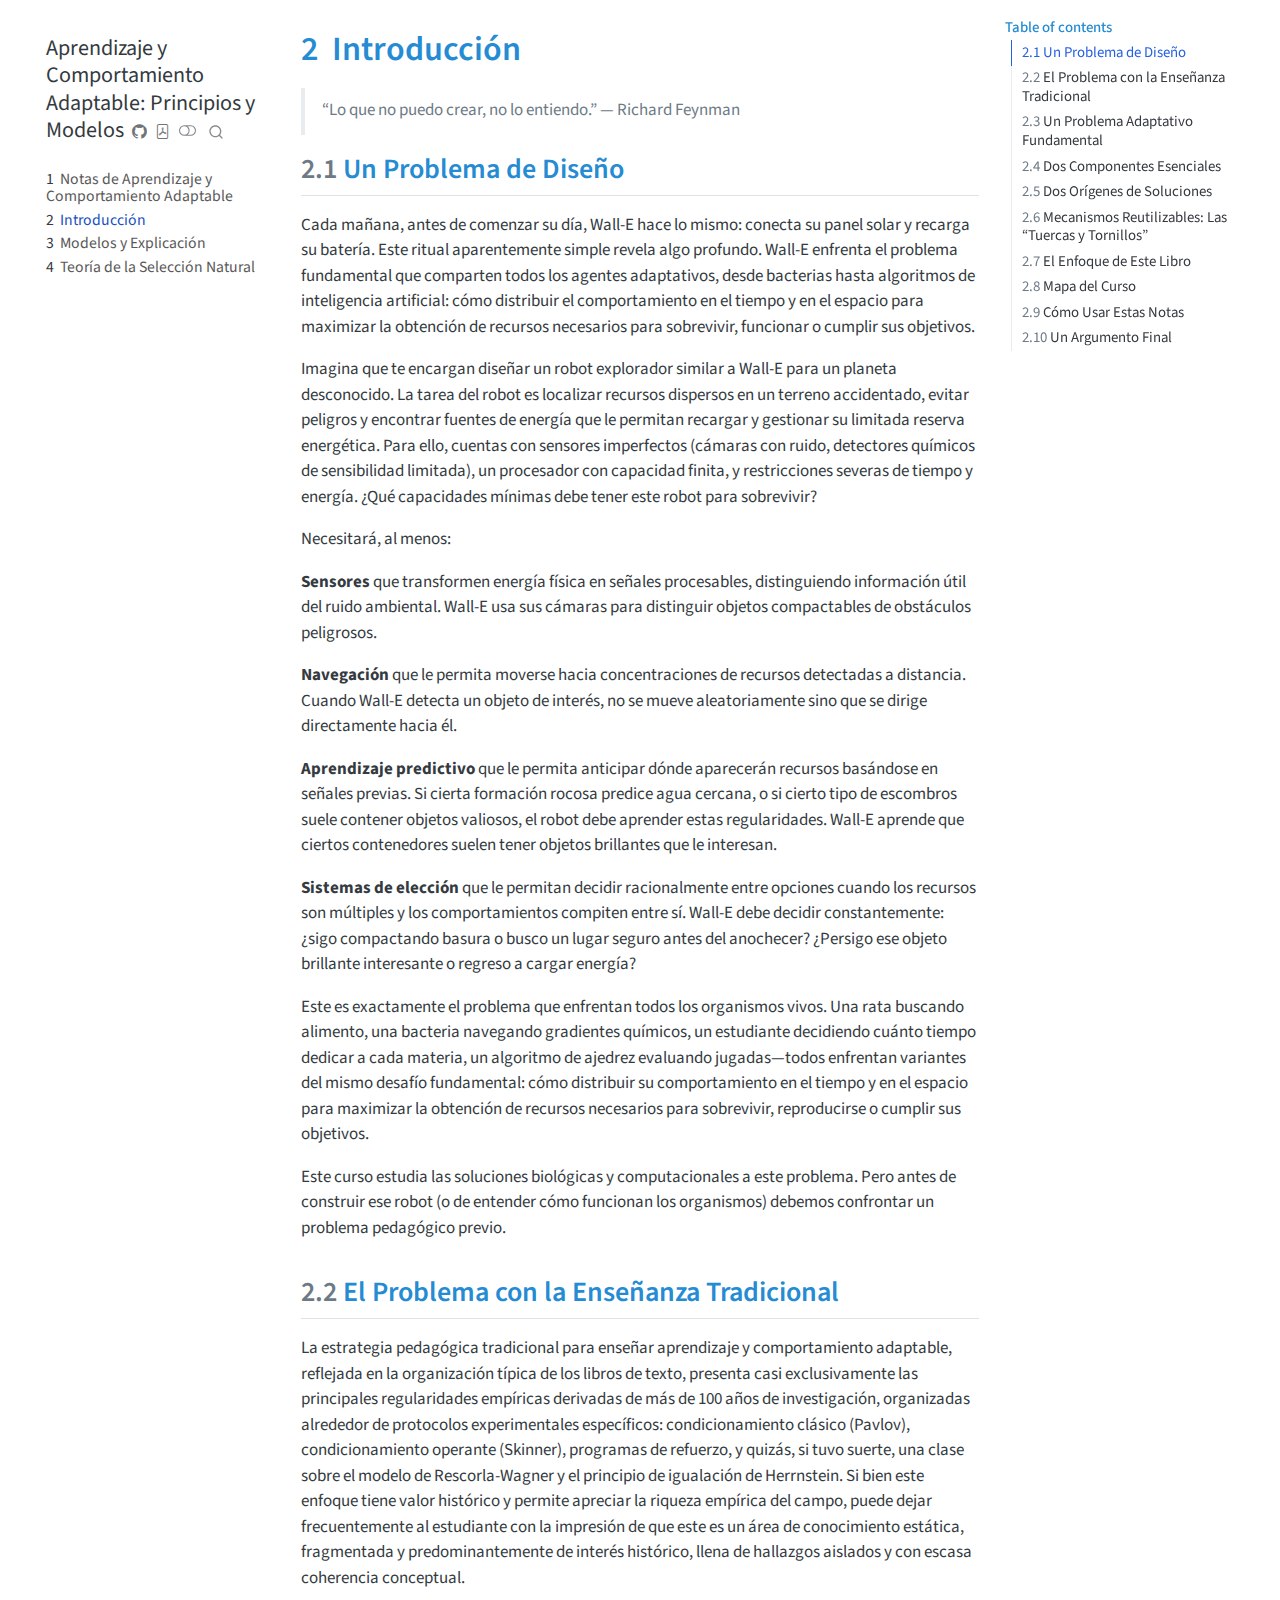
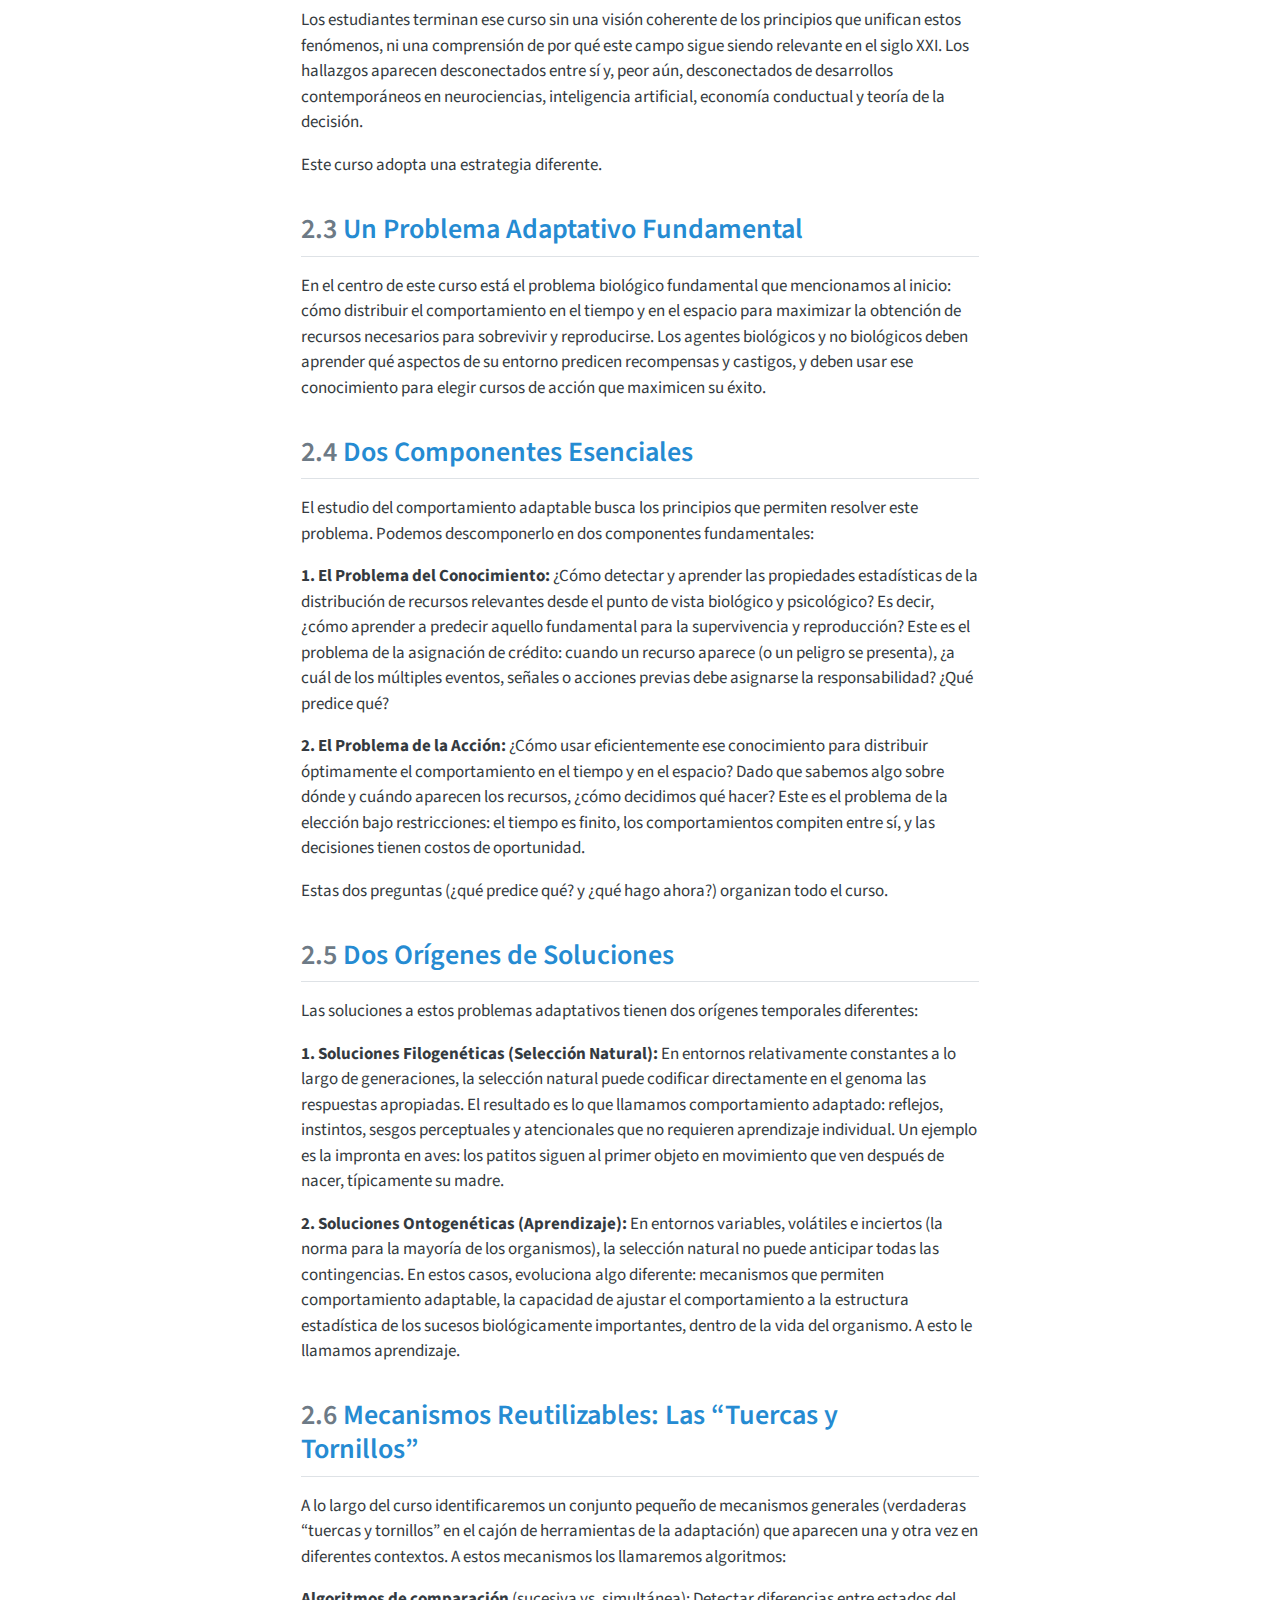
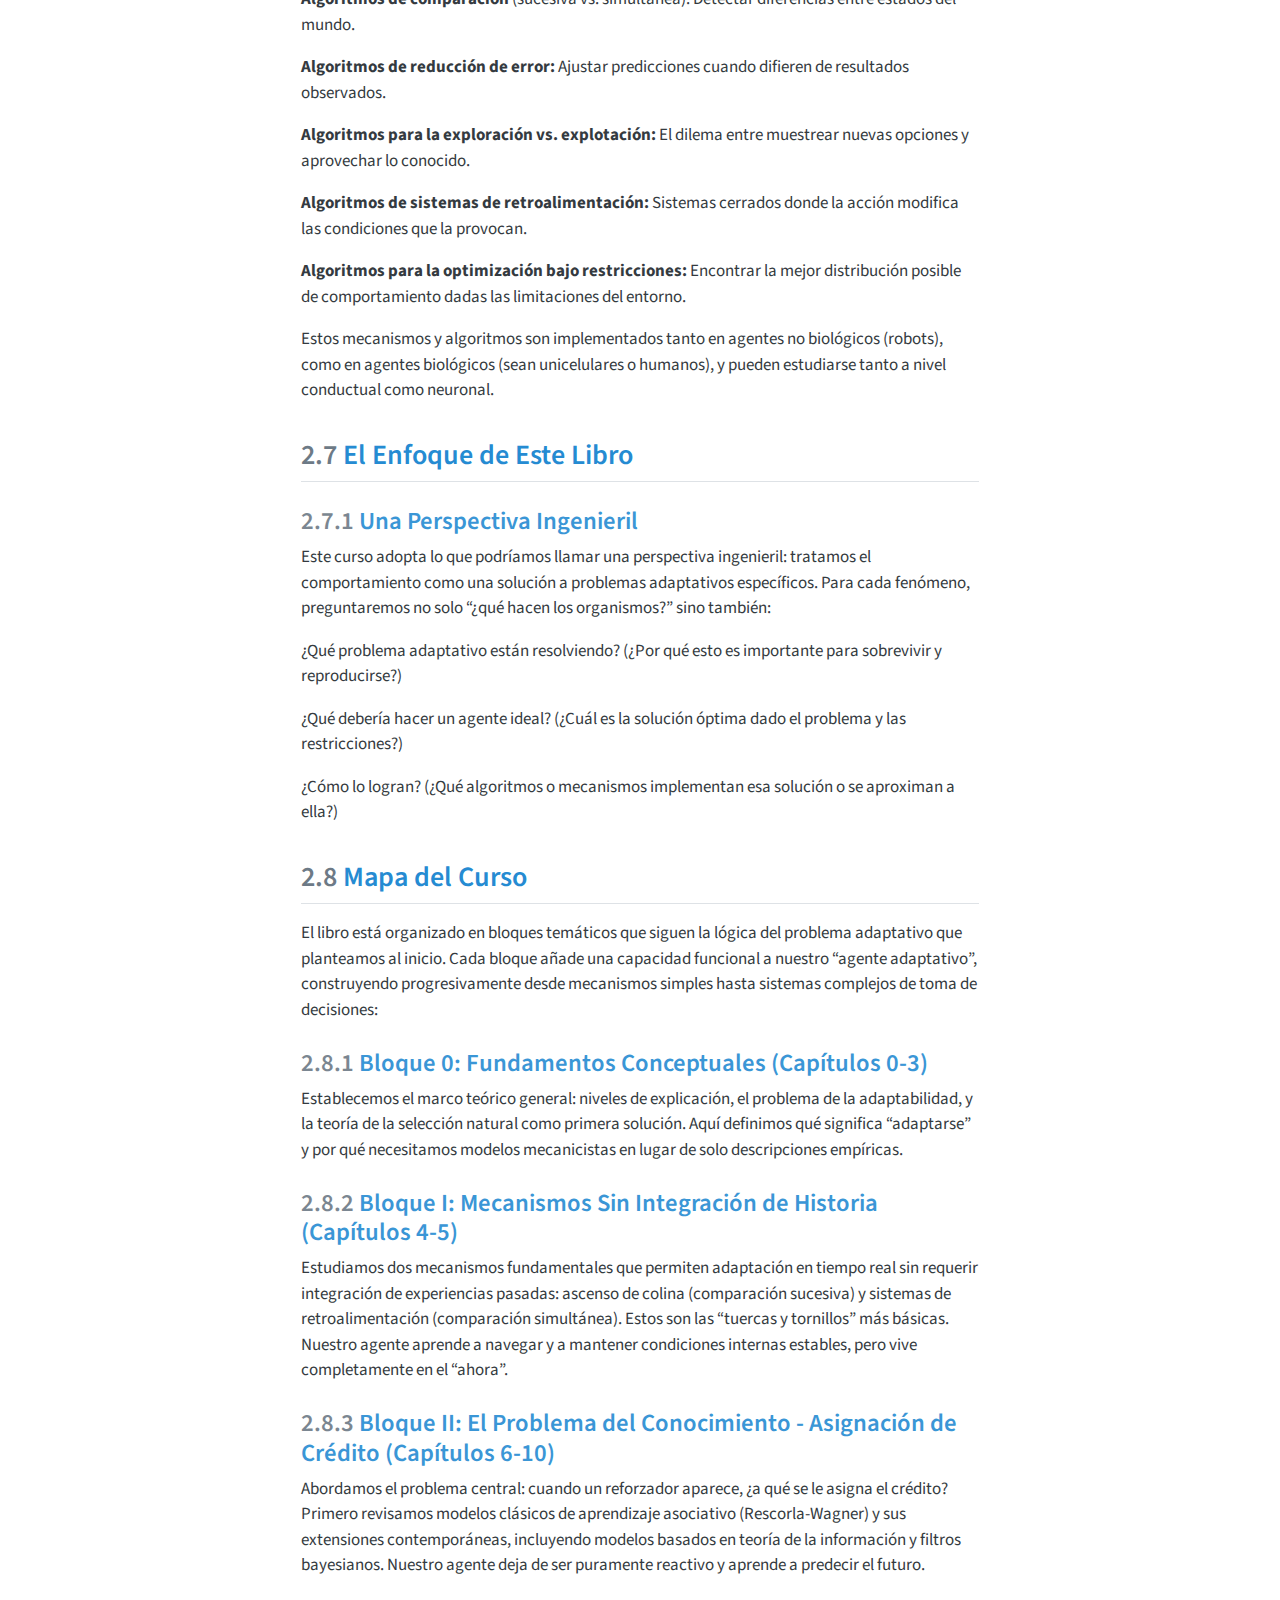
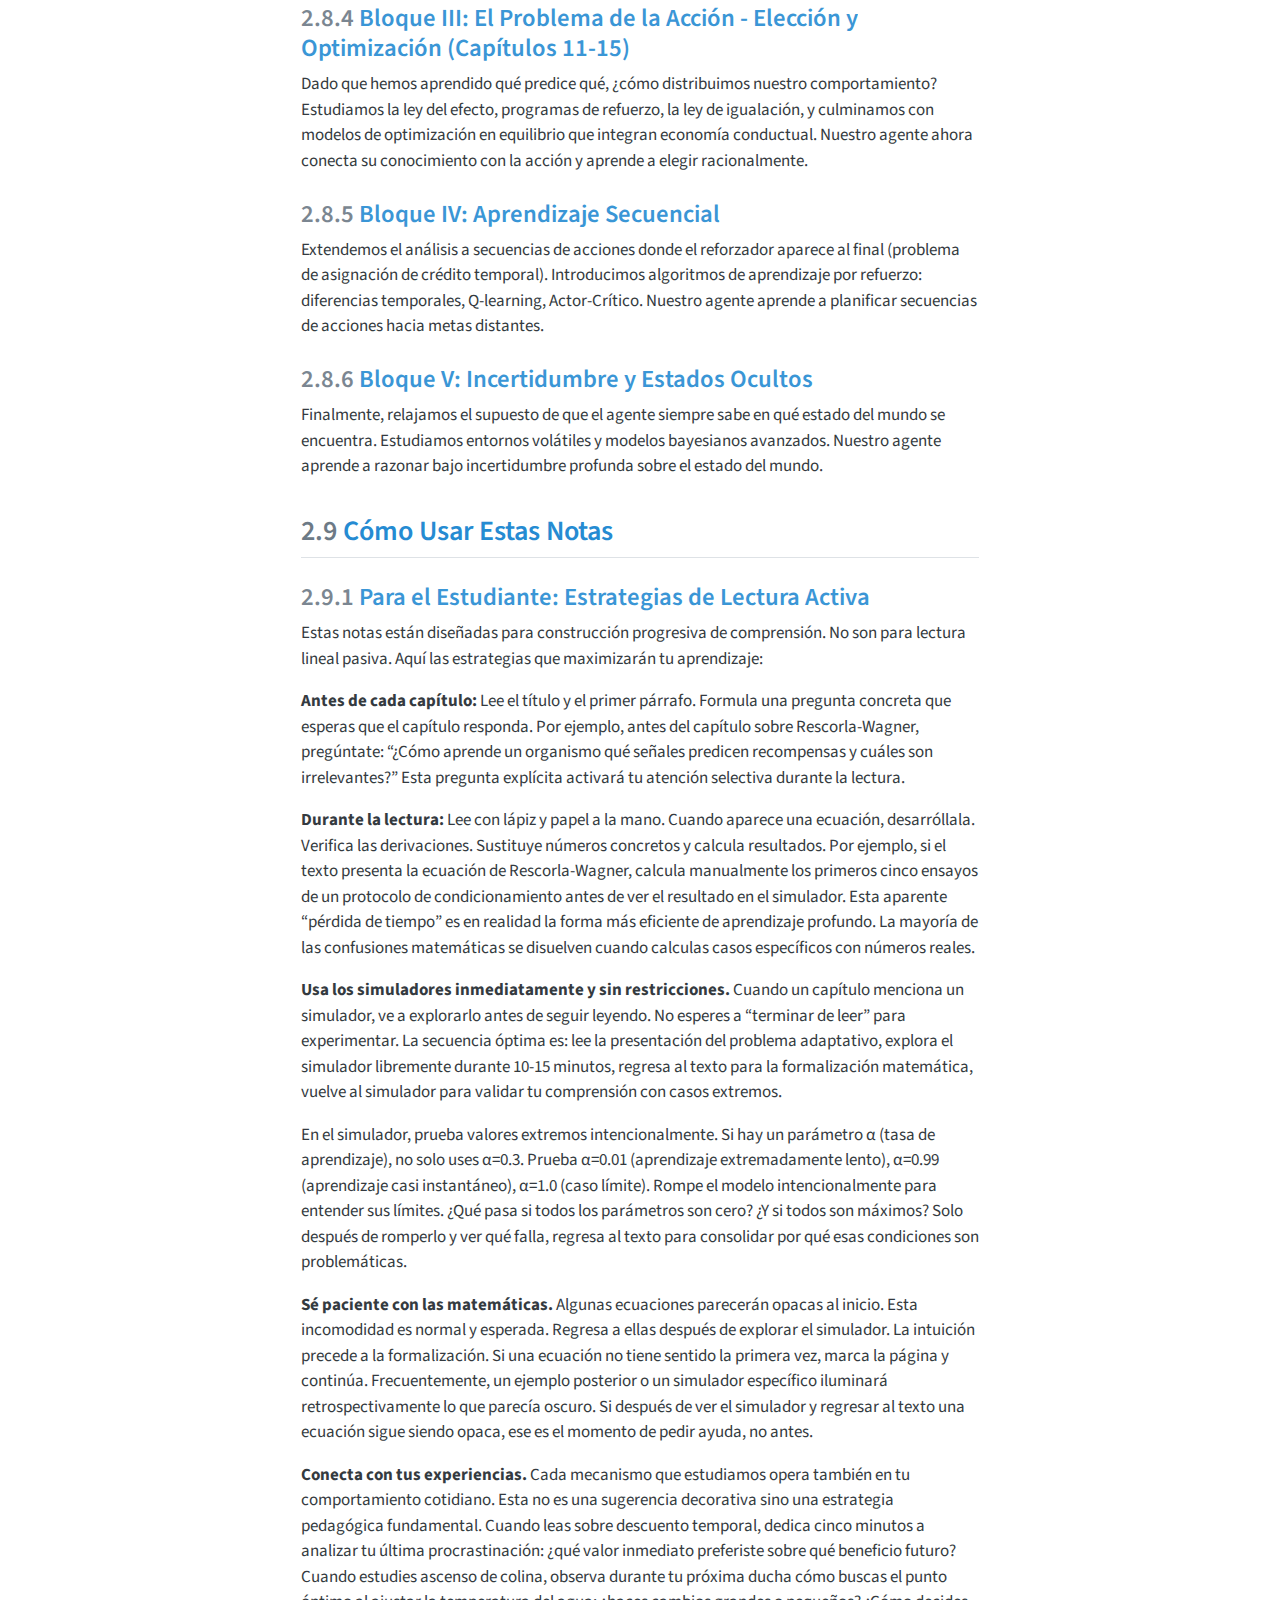
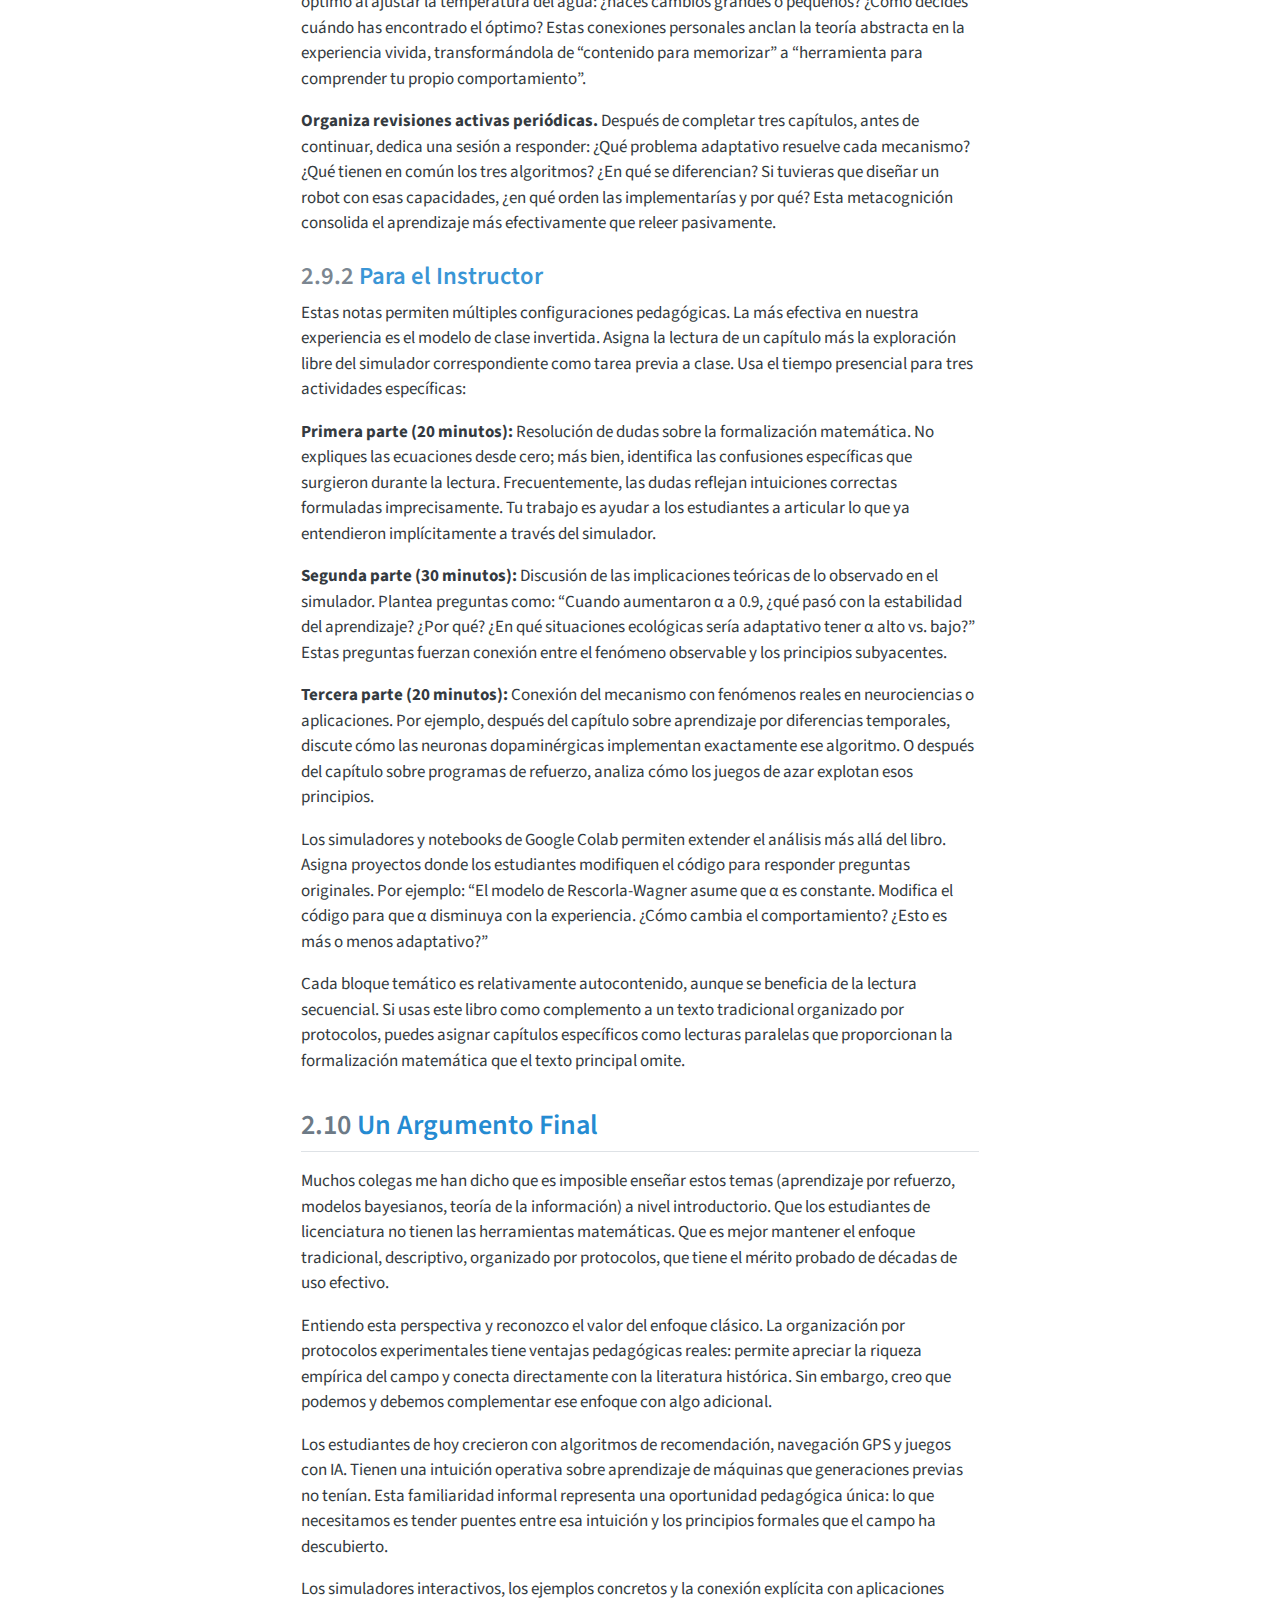
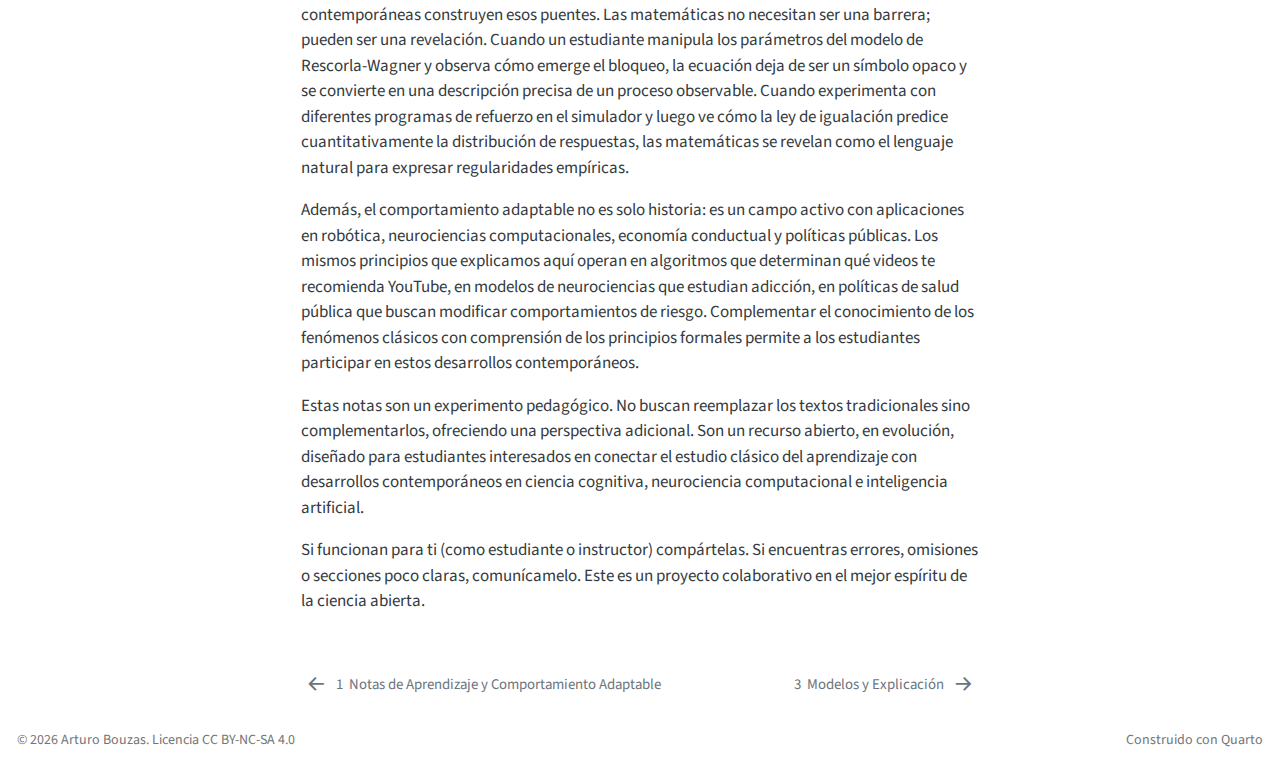
<file: intro.html>
<!DOCTYPE html>
<html xmlns="http://www.w3.org/1999/xhtml" lang="en" xml:lang="en"><head>

<meta charset="utf-8">
<meta name="generator" content="quarto-1.8.26">

<meta name="viewport" content="width=device-width, initial-scale=1.0, user-scalable=yes">


<title>2&nbsp; Introducción – Aprendizaje y Comportamiento Adaptable: Principios y Modelos</title>
<style>
code{white-space: pre-wrap;}
span.smallcaps{font-variant: small-caps;}
div.columns{display: flex; gap: min(4vw, 1.5em);}
div.column{flex: auto; overflow-x: auto;}
div.hanging-indent{margin-left: 1.5em; text-indent: -1.5em;}
ul.task-list{list-style: none;}
ul.task-list li input[type="checkbox"] {
  width: 0.8em;
  margin: 0 0.8em 0.2em -1em; /* quarto-specific, see https://github.com/quarto-dev/quarto-cli/issues/4556 */ 
  vertical-align: middle;
}
</style>


<script src="site_libs/quarto-nav/quarto-nav.js"></script>
<script src="site_libs/clipboard/clipboard.min.js"></script>
<script src="site_libs/quarto-search/autocomplete.umd.js"></script>
<script src="site_libs/quarto-search/fuse.min.js"></script>
<script src="site_libs/quarto-search/quarto-search.js"></script>
<meta name="quarto:offset" content="./">
<link href="./explicacion.html" rel="next">
<link href="./index.html" rel="prev">
<script src="site_libs/quarto-html/quarto.js" type="module"></script>
<script src="site_libs/quarto-html/tabsets/tabsets.js" type="module"></script>
<script src="site_libs/quarto-html/axe/axe-check.js" type="module"></script>
<script src="site_libs/quarto-html/popper.min.js"></script>
<script src="site_libs/quarto-html/tippy.umd.min.js"></script>
<script src="site_libs/quarto-html/anchor.min.js"></script>
<link href="site_libs/quarto-html/tippy.css" rel="stylesheet">
<link href="site_libs/quarto-html/quarto-syntax-highlighting-587c61ba64f3a5504c4d52d930310e48.css" rel="stylesheet" class="quarto-color-scheme" id="quarto-text-highlighting-styles">
<link href="site_libs/quarto-html/quarto-syntax-highlighting-dark-b758ccaa5987ceb1b75504551e579abf.css" rel="stylesheet" class="quarto-color-scheme quarto-color-alternate" id="quarto-text-highlighting-styles">
<link href="site_libs/quarto-html/quarto-syntax-highlighting-587c61ba64f3a5504c4d52d930310e48.css" rel="stylesheet" class="quarto-color-scheme-extra" id="quarto-text-highlighting-styles">
<script src="site_libs/bootstrap/bootstrap.min.js"></script>
<link href="site_libs/bootstrap/bootstrap-icons.css" rel="stylesheet">
<link href="site_libs/bootstrap/bootstrap-27c261d06b905028a18691de25d09dde.min.css" rel="stylesheet" append-hash="true" class="quarto-color-scheme" id="quarto-bootstrap" data-mode="light">
<link href="site_libs/bootstrap/bootstrap-dark-234501a227967ac462f24af7be37efa8.min.css" rel="stylesheet" append-hash="true" class="quarto-color-scheme quarto-color-alternate" id="quarto-bootstrap" data-mode="dark">
<link href="site_libs/bootstrap/bootstrap-27c261d06b905028a18691de25d09dde.min.css" rel="stylesheet" append-hash="true" class="quarto-color-scheme-extra" id="quarto-bootstrap" data-mode="light">
<script id="quarto-search-options" type="application/json">{
  "location": "sidebar",
  "copy-button": false,
  "collapse-after": 3,
  "panel-placement": "start",
  "type": "overlay",
  "limit": 50,
  "keyboard-shortcut": [
    "f",
    "/",
    "s"
  ],
  "language": {
    "search-no-results-text": "No results",
    "search-matching-documents-text": "matching documents",
    "search-copy-link-title": "Copy link to search",
    "search-hide-matches-text": "Hide additional matches",
    "search-more-match-text": "more match in this document",
    "search-more-matches-text": "more matches in this document",
    "search-clear-button-title": "Clear",
    "search-text-placeholder": "",
    "search-detached-cancel-button-title": "Cancel",
    "search-submit-button-title": "Submit",
    "search-label": "Search"
  }
}</script>


<link rel="stylesheet" href="styles/custom.css">
</head>

<body class="nav-sidebar floating quarto-light"><script id="quarto-html-before-body" type="application/javascript">
    const toggleBodyColorMode = (bsSheetEl) => {
      const mode = bsSheetEl.getAttribute("data-mode");
      const bodyEl = window.document.querySelector("body");
      if (mode === "dark") {
        bodyEl.classList.add("quarto-dark");
        bodyEl.classList.remove("quarto-light");
      } else {
        bodyEl.classList.add("quarto-light");
        bodyEl.classList.remove("quarto-dark");
      }
    }
    const toggleBodyColorPrimary = () => {
      const bsSheetEl = window.document.querySelector("link#quarto-bootstrap:not([rel=disabled-stylesheet])");
      if (bsSheetEl) {
        toggleBodyColorMode(bsSheetEl);
      }
    }
    const setColorSchemeToggle = (alternate) => {
      const toggles = window.document.querySelectorAll('.quarto-color-scheme-toggle');
      for (let i=0; i < toggles.length; i++) {
        const toggle = toggles[i];
        if (toggle) {
          if (alternate) {
            toggle.classList.add("alternate");
          } else {
            toggle.classList.remove("alternate");
          }
        }
      }
    };
    const toggleColorMode = (alternate) => {
      // Switch the stylesheets
      const primaryStylesheets = window.document.querySelectorAll('link.quarto-color-scheme:not(.quarto-color-alternate)');
      const alternateStylesheets = window.document.querySelectorAll('link.quarto-color-scheme.quarto-color-alternate');
      manageTransitions('#quarto-margin-sidebar .nav-link', false);
      if (alternate) {
        // note: dark is layered on light, we don't disable primary!
        enableStylesheet(alternateStylesheets);
        for (const sheetNode of alternateStylesheets) {
          if (sheetNode.id === "quarto-bootstrap") {
            toggleBodyColorMode(sheetNode);
          }
        }
      } else {
        disableStylesheet(alternateStylesheets);
        enableStylesheet(primaryStylesheets)
        toggleBodyColorPrimary();
      }
      manageTransitions('#quarto-margin-sidebar .nav-link', true);
      // Switch the toggles
      setColorSchemeToggle(alternate)
      // Hack to workaround the fact that safari doesn't
      // properly recolor the scrollbar when toggling (#1455)
      if (navigator.userAgent.indexOf('Safari') > 0 && navigator.userAgent.indexOf('Chrome') == -1) {
        manageTransitions("body", false);
        window.scrollTo(0, 1);
        setTimeout(() => {
          window.scrollTo(0, 0);
          manageTransitions("body", true);
        }, 40);
      }
    }
    const disableStylesheet = (stylesheets) => {
      for (let i=0; i < stylesheets.length; i++) {
        const stylesheet = stylesheets[i];
        stylesheet.rel = 'disabled-stylesheet';
      }
    }
    const enableStylesheet = (stylesheets) => {
      for (let i=0; i < stylesheets.length; i++) {
        const stylesheet = stylesheets[i];
        if(stylesheet.rel !== 'stylesheet') { // for Chrome, which will still FOUC without this check
          stylesheet.rel = 'stylesheet';
        }
      }
    }
    const manageTransitions = (selector, allowTransitions) => {
      const els = window.document.querySelectorAll(selector);
      for (let i=0; i < els.length; i++) {
        const el = els[i];
        if (allowTransitions) {
          el.classList.remove('notransition');
        } else {
          el.classList.add('notransition');
        }
      }
    }
    const isFileUrl = () => {
      return window.location.protocol === 'file:';
    }
    const hasAlternateSentinel = () => {
      let styleSentinel = getColorSchemeSentinel();
      if (styleSentinel !== null) {
        return styleSentinel === "alternate";
      } else {
        return false;
      }
    }
    const setStyleSentinel = (alternate) => {
      const value = alternate ? "alternate" : "default";
      if (!isFileUrl()) {
        window.localStorage.setItem("quarto-color-scheme", value);
      } else {
        localAlternateSentinel = value;
      }
    }
    const getColorSchemeSentinel = () => {
      if (!isFileUrl()) {
        const storageValue = window.localStorage.getItem("quarto-color-scheme");
        return storageValue != null ? storageValue : localAlternateSentinel;
      } else {
        return localAlternateSentinel;
      }
    }
    const toggleGiscusIfUsed = (isAlternate, darkModeDefault) => {
      const baseTheme = document.querySelector('#giscus-base-theme')?.value ?? 'light';
      const alternateTheme = document.querySelector('#giscus-alt-theme')?.value ?? 'dark';
      let newTheme = '';
      if(authorPrefersDark) {
        newTheme = isAlternate ? baseTheme : alternateTheme;
      } else {
        newTheme = isAlternate ? alternateTheme : baseTheme;
      }
      const changeGiscusTheme = () => {
        // From: https://github.com/giscus/giscus/issues/336
        const sendMessage = (message) => {
          const iframe = document.querySelector('iframe.giscus-frame');
          if (!iframe) return;
          iframe.contentWindow.postMessage({ giscus: message }, 'https://giscus.app');
        }
        sendMessage({
          setConfig: {
            theme: newTheme
          }
        });
      }
      const isGiscussLoaded = window.document.querySelector('iframe.giscus-frame') !== null;
      if (isGiscussLoaded) {
        changeGiscusTheme();
      }
    };
    const authorPrefersDark = false;
    const darkModeDefault = authorPrefersDark;
      document.querySelector('link#quarto-text-highlighting-styles.quarto-color-scheme-extra').rel = 'disabled-stylesheet';
      document.querySelector('link#quarto-bootstrap.quarto-color-scheme-extra').rel = 'disabled-stylesheet';
    let localAlternateSentinel = darkModeDefault ? 'alternate' : 'default';
    // Dark / light mode switch
    window.quartoToggleColorScheme = () => {
      // Read the current dark / light value
      let toAlternate = !hasAlternateSentinel();
      toggleColorMode(toAlternate);
      setStyleSentinel(toAlternate);
      toggleGiscusIfUsed(toAlternate, darkModeDefault);
      window.dispatchEvent(new Event('resize'));
    };
    // Switch to dark mode if need be
    if (hasAlternateSentinel()) {
      toggleColorMode(true);
    } else {
      toggleColorMode(false);
    }
  </script>

<div id="quarto-search-results"></div>
  <header id="quarto-header" class="headroom fixed-top">
  <nav class="quarto-secondary-nav">
    <div class="container-fluid d-flex">
      <button type="button" class="quarto-btn-toggle btn" data-bs-toggle="collapse" role="button" data-bs-target=".quarto-sidebar-collapse-item" aria-controls="quarto-sidebar" aria-expanded="false" aria-label="Toggle sidebar navigation" onclick="if (window.quartoToggleHeadroom) { window.quartoToggleHeadroom(); }">
        <i class="bi bi-layout-text-sidebar-reverse"></i>
      </button>
        <nav class="quarto-page-breadcrumbs" aria-label="breadcrumb"><ol class="breadcrumb"><li class="breadcrumb-item"><a href="./intro.html"><span class="chapter-number">2</span>&nbsp; <span class="chapter-title">Introducción</span></a></li></ol></nav>
        <a class="flex-grow-1" role="navigation" data-bs-toggle="collapse" data-bs-target=".quarto-sidebar-collapse-item" aria-controls="quarto-sidebar" aria-expanded="false" aria-label="Toggle sidebar navigation" onclick="if (window.quartoToggleHeadroom) { window.quartoToggleHeadroom(); }">      
        </a>
      <button type="button" class="btn quarto-search-button" aria-label="Search" onclick="window.quartoOpenSearch();">
        <i class="bi bi-search"></i>
      </button>
    </div>
  </nav>
</header>
<!-- content -->
<div id="quarto-content" class="quarto-container page-columns page-rows-contents page-layout-article">
<!-- sidebar -->
  <nav id="quarto-sidebar" class="sidebar collapse collapse-horizontal quarto-sidebar-collapse-item sidebar-navigation floating overflow-auto">
    <div class="pt-lg-2 mt-2 text-left sidebar-header">
    <div class="sidebar-title mb-0 py-0">
      <a href="./">Aprendizaje y Comportamiento Adaptable: Principios y Modelos</a> 
        <div class="sidebar-tools-main tools-wide">
    <a href="https://github.com/bouzaslab25/libro-aca" title="Ver en GitHub" class="quarto-navigation-tool px-1" aria-label="Ver en GitHub"><i class="bi bi-github"></i></a>
    <a href="./Aprendizaje-y-Comportamiento-Adaptable--Principios-y-Modelos.pdf" title="Download PDF" class="quarto-navigation-tool px-1" aria-label="Download PDF"><i class="bi bi-file-pdf"></i></a>
  <a href="" class="quarto-color-scheme-toggle quarto-navigation-tool  px-1" onclick="window.quartoToggleColorScheme(); return false;" title="Toggle dark mode"><i class="bi"></i></a>
    <div id="quarto-search" class="quarto-navigation-tool px-1" title="Search"></div>
</div>
    </div>
      </div>
    <div class="sidebar-menu-container"> 
    <ul class="list-unstyled mt-1">
        <li class="sidebar-item">
  <div class="sidebar-item-container"> 
  <a href="./index.html" class="sidebar-item-text sidebar-link">
 <span class="menu-text"><span class="chapter-number">1</span>&nbsp; <span class="chapter-title">Notas de Aprendizaje y Comportamiento Adaptable</span></span></a>
  </div>
</li>
        <li class="sidebar-item">
  <div class="sidebar-item-container"> 
  <a href="./intro.html" class="sidebar-item-text sidebar-link active">
 <span class="menu-text"><span class="chapter-number">2</span>&nbsp; <span class="chapter-title">Introducción</span></span></a>
  </div>
</li>
        <li class="sidebar-item">
  <div class="sidebar-item-container"> 
  <a href="./explicacion.html" class="sidebar-item-text sidebar-link">
 <span class="menu-text"><span class="chapter-number">3</span>&nbsp; <span class="chapter-title">Modelos y Explicación</span></span></a>
  </div>
</li>
        <li class="sidebar-item">
  <div class="sidebar-item-container"> 
  <a href="./evolucion.html" class="sidebar-item-text sidebar-link">
 <span class="menu-text"><span class="chapter-number">4</span>&nbsp; <span class="chapter-title">Teoría de la Selección Natural</span></span></a>
  </div>
</li>
    </ul>
    </div>
</nav>
<div id="quarto-sidebar-glass" class="quarto-sidebar-collapse-item" data-bs-toggle="collapse" data-bs-target=".quarto-sidebar-collapse-item"></div>
<!-- margin-sidebar -->
    <div id="quarto-margin-sidebar" class="sidebar margin-sidebar">
        <nav id="TOC" role="doc-toc" class="toc-active">
    <h2 id="toc-title">Table of contents</h2>
   
  <ul>
  <li><a href="#un-problema-de-diseño" id="toc-un-problema-de-diseño" class="nav-link active" data-scroll-target="#un-problema-de-diseño"><span class="header-section-number">2.1</span> Un Problema de Diseño</a></li>
  <li><a href="#el-problema-con-la-enseñanza-tradicional" id="toc-el-problema-con-la-enseñanza-tradicional" class="nav-link" data-scroll-target="#el-problema-con-la-enseñanza-tradicional"><span class="header-section-number">2.2</span> El Problema con la Enseñanza Tradicional</a></li>
  <li><a href="#un-problema-adaptativo-fundamental" id="toc-un-problema-adaptativo-fundamental" class="nav-link" data-scroll-target="#un-problema-adaptativo-fundamental"><span class="header-section-number">2.3</span> Un Problema Adaptativo Fundamental</a></li>
  <li><a href="#dos-componentes-esenciales" id="toc-dos-componentes-esenciales" class="nav-link" data-scroll-target="#dos-componentes-esenciales"><span class="header-section-number">2.4</span> Dos Componentes Esenciales</a></li>
  <li><a href="#dos-orígenes-de-soluciones" id="toc-dos-orígenes-de-soluciones" class="nav-link" data-scroll-target="#dos-orígenes-de-soluciones"><span class="header-section-number">2.5</span> Dos Orígenes de Soluciones</a></li>
  <li><a href="#mecanismos-reutilizables-las-tuercas-y-tornillos" id="toc-mecanismos-reutilizables-las-tuercas-y-tornillos" class="nav-link" data-scroll-target="#mecanismos-reutilizables-las-tuercas-y-tornillos"><span class="header-section-number">2.6</span> Mecanismos Reutilizables: Las “Tuercas y Tornillos”</a></li>
  <li><a href="#el-enfoque-de-este-libro" id="toc-el-enfoque-de-este-libro" class="nav-link" data-scroll-target="#el-enfoque-de-este-libro"><span class="header-section-number">2.7</span> El Enfoque de Este Libro</a>
  <ul class="collapse">
  <li><a href="#una-perspectiva-ingenieril" id="toc-una-perspectiva-ingenieril" class="nav-link" data-scroll-target="#una-perspectiva-ingenieril"><span class="header-section-number">2.7.1</span> Una Perspectiva Ingenieril</a></li>
  </ul></li>
  <li><a href="#mapa-del-curso" id="toc-mapa-del-curso" class="nav-link" data-scroll-target="#mapa-del-curso"><span class="header-section-number">2.8</span> Mapa del Curso</a>
  <ul class="collapse">
  <li><a href="#bloque-0-fundamentos-conceptuales-capítulos-0-3" id="toc-bloque-0-fundamentos-conceptuales-capítulos-0-3" class="nav-link" data-scroll-target="#bloque-0-fundamentos-conceptuales-capítulos-0-3"><span class="header-section-number">2.8.1</span> Bloque 0: Fundamentos Conceptuales (Capítulos 0-3)</a></li>
  <li><a href="#bloque-i-mecanismos-sin-integración-de-historia-capítulos-4-5" id="toc-bloque-i-mecanismos-sin-integración-de-historia-capítulos-4-5" class="nav-link" data-scroll-target="#bloque-i-mecanismos-sin-integración-de-historia-capítulos-4-5"><span class="header-section-number">2.8.2</span> Bloque I: Mecanismos Sin Integración de Historia (Capítulos 4-5)</a></li>
  <li><a href="#bloque-ii-el-problema-del-conocimiento---asignación-de-crédito-capítulos-6-10" id="toc-bloque-ii-el-problema-del-conocimiento---asignación-de-crédito-capítulos-6-10" class="nav-link" data-scroll-target="#bloque-ii-el-problema-del-conocimiento---asignación-de-crédito-capítulos-6-10"><span class="header-section-number">2.8.3</span> Bloque II: El Problema del Conocimiento - Asignación de Crédito (Capítulos 6-10)</a></li>
  <li><a href="#bloque-iii-el-problema-de-la-acción---elección-y-optimización-capítulos-11-15" id="toc-bloque-iii-el-problema-de-la-acción---elección-y-optimización-capítulos-11-15" class="nav-link" data-scroll-target="#bloque-iii-el-problema-de-la-acción---elección-y-optimización-capítulos-11-15"><span class="header-section-number">2.8.4</span> Bloque III: El Problema de la Acción - Elección y Optimización (Capítulos 11-15)</a></li>
  <li><a href="#bloque-iv-aprendizaje-secuencial" id="toc-bloque-iv-aprendizaje-secuencial" class="nav-link" data-scroll-target="#bloque-iv-aprendizaje-secuencial"><span class="header-section-number">2.8.5</span> Bloque IV: Aprendizaje Secuencial</a></li>
  <li><a href="#bloque-v-incertidumbre-y-estados-ocultos" id="toc-bloque-v-incertidumbre-y-estados-ocultos" class="nav-link" data-scroll-target="#bloque-v-incertidumbre-y-estados-ocultos"><span class="header-section-number">2.8.6</span> Bloque V: Incertidumbre y Estados Ocultos</a></li>
  </ul></li>
  <li><a href="#cómo-usar-estas-notas" id="toc-cómo-usar-estas-notas" class="nav-link" data-scroll-target="#cómo-usar-estas-notas"><span class="header-section-number">2.9</span> Cómo Usar Estas Notas</a>
  <ul class="collapse">
  <li><a href="#para-el-estudiante-estrategias-de-lectura-activa" id="toc-para-el-estudiante-estrategias-de-lectura-activa" class="nav-link" data-scroll-target="#para-el-estudiante-estrategias-de-lectura-activa"><span class="header-section-number">2.9.1</span> Para el Estudiante: Estrategias de Lectura Activa</a></li>
  <li><a href="#para-el-instructor" id="toc-para-el-instructor" class="nav-link" data-scroll-target="#para-el-instructor"><span class="header-section-number">2.9.2</span> Para el Instructor</a></li>
  </ul></li>
  <li><a href="#un-argumento-final" id="toc-un-argumento-final" class="nav-link" data-scroll-target="#un-argumento-final"><span class="header-section-number">2.10</span> Un Argumento Final</a></li>
  </ul>
</nav>
    </div>
<!-- main -->
<main class="content" id="quarto-document-content">


<header id="title-block-header" class="quarto-title-block default">
<div class="quarto-title">
<h1 class="title"><span class="chapter-number">2</span>&nbsp; <span class="chapter-title">Introducción</span></h1>
</div>



<div class="quarto-title-meta">

    
  
    
  </div>
  


</header>


<blockquote class="blockquote">
<p>“Lo que no puedo crear, no lo entiendo.” — Richard Feynman</p>
</blockquote>
<section id="un-problema-de-diseño" class="level2" data-number="2.1">
<h2 data-number="2.1" class="anchored" data-anchor-id="un-problema-de-diseño"><span class="header-section-number">2.1</span> Un Problema de Diseño</h2>
<p>Cada mañana, antes de comenzar su día, Wall-E hace lo mismo: conecta su panel solar y recarga su batería. Este ritual aparentemente simple revela algo profundo. Wall-E enfrenta el problema fundamental que comparten todos los agentes adaptativos, desde bacterias hasta algoritmos de inteligencia artificial: cómo distribuir el comportamiento en el tiempo y en el espacio para maximizar la obtención de recursos necesarios para sobrevivir, funcionar o cumplir sus objetivos.</p>
<p>Imagina que te encargan diseñar un robot explorador similar a Wall-E para un planeta desconocido. La tarea del robot es localizar recursos dispersos en un terreno accidentado, evitar peligros y encontrar fuentes de energía que le permitan recargar y gestionar su limitada reserva energética. Para ello, cuentas con sensores imperfectos (cámaras con ruido, detectores químicos de sensibilidad limitada), un procesador con capacidad finita, y restricciones severas de tiempo y energía. ¿Qué capacidades mínimas debe tener este robot para sobrevivir?</p>
<p>Necesitará, al menos:</p>
<p><strong>Sensores</strong> que transformen energía física en señales procesables, distinguiendo información útil del ruido ambiental. Wall-E usa sus cámaras para distinguir objetos compactables de obstáculos peligrosos.</p>
<p><strong>Navegación</strong> que le permita moverse hacia concentraciones de recursos detectadas a distancia. Cuando Wall-E detecta un objeto de interés, no se mueve aleatoriamente sino que se dirige directamente hacia él.</p>
<p><strong>Aprendizaje predictivo</strong> que le permita anticipar dónde aparecerán recursos basándose en señales previas. Si cierta formación rocosa predice agua cercana, o si cierto tipo de escombros suele contener objetos valiosos, el robot debe aprender estas regularidades. Wall-E aprende que ciertos contenedores suelen tener objetos brillantes que le interesan.</p>
<p><strong>Sistemas de elección</strong> que le permitan decidir racionalmente entre opciones cuando los recursos son múltiples y los comportamientos compiten entre sí. Wall-E debe decidir constantemente: ¿sigo compactando basura o busco un lugar seguro antes del anochecer? ¿Persigo ese objeto brillante interesante o regreso a cargar energía?</p>
<p>Este es exactamente el problema que enfrentan todos los organismos vivos. Una rata buscando alimento, una bacteria navegando gradientes químicos, un estudiante decidiendo cuánto tiempo dedicar a cada materia, un algoritmo de ajedrez evaluando jugadas—todos enfrentan variantes del mismo desafío fundamental: cómo distribuir su comportamiento en el tiempo y en el espacio para maximizar la obtención de recursos necesarios para sobrevivir, reproducirse o cumplir sus objetivos.</p>
<p>Este curso estudia las soluciones biológicas y computacionales a este problema. Pero antes de construir ese robot (o de entender cómo funcionan los organismos) debemos confrontar un problema pedagógico previo.</p>
</section>
<section id="el-problema-con-la-enseñanza-tradicional" class="level2" data-number="2.2">
<h2 data-number="2.2" class="anchored" data-anchor-id="el-problema-con-la-enseñanza-tradicional"><span class="header-section-number">2.2</span> El Problema con la Enseñanza Tradicional</h2>
<p>La estrategia pedagógica tradicional para enseñar aprendizaje y comportamiento adaptable, reflejada en la organización típica de los libros de texto, presenta casi exclusivamente las principales regularidades empíricas derivadas de más de 100 años de investigación, organizadas alrededor de protocolos experimentales específicos: condicionamiento clásico (Pavlov), condicionamiento operante (Skinner), programas de refuerzo, y quizás, si tuvo suerte, una clase sobre el modelo de Rescorla-Wagner y el principio de igualación de Herrnstein. Si bien este enfoque tiene valor histórico y permite apreciar la riqueza empírica del campo, puede dejar frecuentemente al estudiante con la impresión de que este es un área de conocimiento estática, fragmentada y predominantemente de interés histórico, llena de hallazgos aislados y con escasa coherencia conceptual.</p>
<p>Los estudiantes terminan ese curso sin una visión coherente de los principios que unifican estos fenómenos, ni una comprensión de por qué este campo sigue siendo relevante en el siglo XXI. Los hallazgos aparecen desconectados entre sí y, peor aún, desconectados de desarrollos contemporáneos en neurociencias, inteligencia artificial, economía conductual y teoría de la decisión.</p>
<p>Este curso adopta una estrategia diferente.</p>
</section>
<section id="un-problema-adaptativo-fundamental" class="level2" data-number="2.3">
<h2 data-number="2.3" class="anchored" data-anchor-id="un-problema-adaptativo-fundamental"><span class="header-section-number">2.3</span> Un Problema Adaptativo Fundamental</h2>
<p>En el centro de este curso está el problema biológico fundamental que mencionamos al inicio: cómo distribuir el comportamiento en el tiempo y en el espacio para maximizar la obtención de recursos necesarios para sobrevivir y reproducirse. Los agentes biológicos y no biológicos deben aprender qué aspectos de su entorno predicen recompensas y castigos, y deben usar ese conocimiento para elegir cursos de acción que maximicen su éxito.</p>
</section>
<section id="dos-componentes-esenciales" class="level2" data-number="2.4">
<h2 data-number="2.4" class="anchored" data-anchor-id="dos-componentes-esenciales"><span class="header-section-number">2.4</span> Dos Componentes Esenciales</h2>
<p>El estudio del comportamiento adaptable busca los principios que permiten resolver este problema. Podemos descomponerlo en dos componentes fundamentales:</p>
<p><strong>1. El Problema del Conocimiento:</strong> ¿Cómo detectar y aprender las propiedades estadísticas de la distribución de recursos relevantes desde el punto de vista biológico y psicológico? Es decir, ¿cómo aprender a predecir aquello fundamental para la supervivencia y reproducción? Este es el problema de la asignación de crédito: cuando un recurso aparece (o un peligro se presenta), ¿a cuál de los múltiples eventos, señales o acciones previas debe asignarse la responsabilidad? ¿Qué predice qué?</p>
<p><strong>2. El Problema de la Acción:</strong> ¿Cómo usar eficientemente ese conocimiento para distribuir óptimamente el comportamiento en el tiempo y en el espacio? Dado que sabemos algo sobre dónde y cuándo aparecen los recursos, ¿cómo decidimos qué hacer? Este es el problema de la elección bajo restricciones: el tiempo es finito, los comportamientos compiten entre sí, y las decisiones tienen costos de oportunidad.</p>
<p>Estas dos preguntas (¿qué predice qué? y ¿qué hago ahora?) organizan todo el curso.</p>
</section>
<section id="dos-orígenes-de-soluciones" class="level2" data-number="2.5">
<h2 data-number="2.5" class="anchored" data-anchor-id="dos-orígenes-de-soluciones"><span class="header-section-number">2.5</span> Dos Orígenes de Soluciones</h2>
<p>Las soluciones a estos problemas adaptativos tienen dos orígenes temporales diferentes:</p>
<p><strong>1. Soluciones Filogenéticas (Selección Natural):</strong> En entornos relativamente constantes a lo largo de generaciones, la selección natural puede codificar directamente en el genoma las respuestas apropiadas. El resultado es lo que llamamos comportamiento adaptado: reflejos, instintos, sesgos perceptuales y atencionales que no requieren aprendizaje individual. Un ejemplo es la impronta en aves: los patitos siguen al primer objeto en movimiento que ven después de nacer, típicamente su madre.</p>
<p><strong>2. Soluciones Ontogenéticas (Aprendizaje):</strong> En entornos variables, volátiles e inciertos (la norma para la mayoría de los organismos), la selección natural no puede anticipar todas las contingencias. En estos casos, evoluciona algo diferente: mecanismos que permiten comportamiento adaptable, la capacidad de ajustar el comportamiento a la estructura estadística de los sucesos biológicamente importantes, dentro de la vida del organismo. A esto le llamamos aprendizaje.</p>
</section>
<section id="mecanismos-reutilizables-las-tuercas-y-tornillos" class="level2" data-number="2.6">
<h2 data-number="2.6" class="anchored" data-anchor-id="mecanismos-reutilizables-las-tuercas-y-tornillos"><span class="header-section-number">2.6</span> Mecanismos Reutilizables: Las “Tuercas y Tornillos”</h2>
<p>A lo largo del curso identificaremos un conjunto pequeño de mecanismos generales (verdaderas “tuercas y tornillos” en el cajón de herramientas de la adaptación) que aparecen una y otra vez en diferentes contextos. A estos mecanismos los llamaremos algoritmos:</p>
<p><strong>Algoritmos de comparación</strong> (sucesiva vs.&nbsp;simultánea): Detectar diferencias entre estados del mundo.</p>
<p><strong>Algoritmos de reducción de error:</strong> Ajustar predicciones cuando difieren de resultados observados.</p>
<p><strong>Algoritmos para la exploración vs.&nbsp;explotación:</strong> El dilema entre muestrear nuevas opciones y aprovechar lo conocido.</p>
<p><strong>Algoritmos de sistemas de retroalimentación:</strong> Sistemas cerrados donde la acción modifica las condiciones que la provocan.</p>
<p><strong>Algoritmos para la optimización bajo restricciones:</strong> Encontrar la mejor distribución posible de comportamiento dadas las limitaciones del entorno.</p>
<p>Estos mecanismos y algoritmos son implementados tanto en agentes no biológicos (robots), como en agentes biológicos (sean unicelulares o humanos), y pueden estudiarse tanto a nivel conductual como neuronal.</p>
</section>
<section id="el-enfoque-de-este-libro" class="level2" data-number="2.7">
<h2 data-number="2.7" class="anchored" data-anchor-id="el-enfoque-de-este-libro"><span class="header-section-number">2.7</span> El Enfoque de Este Libro</h2>
<section id="una-perspectiva-ingenieril" class="level3" data-number="2.7.1">
<h3 data-number="2.7.1" class="anchored" data-anchor-id="una-perspectiva-ingenieril"><span class="header-section-number">2.7.1</span> Una Perspectiva Ingenieril</h3>
<p>Este curso adopta lo que podríamos llamar una perspectiva ingenieril: tratamos el comportamiento como una solución a problemas adaptativos específicos. Para cada fenómeno, preguntaremos no solo “¿qué hacen los organismos?” sino también:</p>
<p>¿Qué problema adaptativo están resolviendo? (¿Por qué esto es importante para sobrevivir y reproducirse?)</p>
<p>¿Qué debería hacer un agente ideal? (¿Cuál es la solución óptima dado el problema y las restricciones?)</p>
<p>¿Cómo lo logran? (¿Qué algoritmos o mecanismos implementan esa solución o se aproximan a ella?)</p>
</section>
</section>
<section id="mapa-del-curso" class="level2" data-number="2.8">
<h2 data-number="2.8" class="anchored" data-anchor-id="mapa-del-curso"><span class="header-section-number">2.8</span> Mapa del Curso</h2>
<p>El libro está organizado en bloques temáticos que siguen la lógica del problema adaptativo que planteamos al inicio. Cada bloque añade una capacidad funcional a nuestro “agente adaptativo”, construyendo progresivamente desde mecanismos simples hasta sistemas complejos de toma de decisiones:</p>
<section id="bloque-0-fundamentos-conceptuales-capítulos-0-3" class="level3" data-number="2.8.1">
<h3 data-number="2.8.1" class="anchored" data-anchor-id="bloque-0-fundamentos-conceptuales-capítulos-0-3"><span class="header-section-number">2.8.1</span> Bloque 0: Fundamentos Conceptuales (Capítulos 0-3)</h3>
<p>Establecemos el marco teórico general: niveles de explicación, el problema de la adaptabilidad, y la teoría de la selección natural como primera solución. Aquí definimos qué significa “adaptarse” y por qué necesitamos modelos mecanicistas en lugar de solo descripciones empíricas.</p>
</section>
<section id="bloque-i-mecanismos-sin-integración-de-historia-capítulos-4-5" class="level3" data-number="2.8.2">
<h3 data-number="2.8.2" class="anchored" data-anchor-id="bloque-i-mecanismos-sin-integración-de-historia-capítulos-4-5"><span class="header-section-number">2.8.2</span> Bloque I: Mecanismos Sin Integración de Historia (Capítulos 4-5)</h3>
<p>Estudiamos dos mecanismos fundamentales que permiten adaptación en tiempo real sin requerir integración de experiencias pasadas: ascenso de colina (comparación sucesiva) y sistemas de retroalimentación (comparación simultánea). Estos son las “tuercas y tornillos” más básicas. Nuestro agente aprende a navegar y a mantener condiciones internas estables, pero vive completamente en el “ahora”.</p>
</section>
<section id="bloque-ii-el-problema-del-conocimiento---asignación-de-crédito-capítulos-6-10" class="level3" data-number="2.8.3">
<h3 data-number="2.8.3" class="anchored" data-anchor-id="bloque-ii-el-problema-del-conocimiento---asignación-de-crédito-capítulos-6-10"><span class="header-section-number">2.8.3</span> Bloque II: El Problema del Conocimiento - Asignación de Crédito (Capítulos 6-10)</h3>
<p>Abordamos el problema central: cuando un reforzador aparece, ¿a qué se le asigna el crédito? Primero revisamos modelos clásicos de aprendizaje asociativo (Rescorla-Wagner) y sus extensiones contemporáneas, incluyendo modelos basados en teoría de la información y filtros bayesianos. Nuestro agente deja de ser puramente reactivo y aprende a predecir el futuro.</p>
</section>
<section id="bloque-iii-el-problema-de-la-acción---elección-y-optimización-capítulos-11-15" class="level3" data-number="2.8.4">
<h3 data-number="2.8.4" class="anchored" data-anchor-id="bloque-iii-el-problema-de-la-acción---elección-y-optimización-capítulos-11-15"><span class="header-section-number">2.8.4</span> Bloque III: El Problema de la Acción - Elección y Optimización (Capítulos 11-15)</h3>
<p>Dado que hemos aprendido qué predice qué, ¿cómo distribuimos nuestro comportamiento? Estudiamos la ley del efecto, programas de refuerzo, la ley de igualación, y culminamos con modelos de optimización en equilibrio que integran economía conductual. Nuestro agente ahora conecta su conocimiento con la acción y aprende a elegir racionalmente.</p>
</section>
<section id="bloque-iv-aprendizaje-secuencial" class="level3" data-number="2.8.5">
<h3 data-number="2.8.5" class="anchored" data-anchor-id="bloque-iv-aprendizaje-secuencial"><span class="header-section-number">2.8.5</span> Bloque IV: Aprendizaje Secuencial</h3>
<p>Extendemos el análisis a secuencias de acciones donde el reforzador aparece al final (problema de asignación de crédito temporal). Introducimos algoritmos de aprendizaje por refuerzo: diferencias temporales, Q-learning, Actor-Crítico. Nuestro agente aprende a planificar secuencias de acciones hacia metas distantes.</p>
</section>
<section id="bloque-v-incertidumbre-y-estados-ocultos" class="level3" data-number="2.8.6">
<h3 data-number="2.8.6" class="anchored" data-anchor-id="bloque-v-incertidumbre-y-estados-ocultos"><span class="header-section-number">2.8.6</span> Bloque V: Incertidumbre y Estados Ocultos</h3>
<p>Finalmente, relajamos el supuesto de que el agente siempre sabe en qué estado del mundo se encuentra. Estudiamos entornos volátiles y modelos bayesianos avanzados. Nuestro agente aprende a razonar bajo incertidumbre profunda sobre el estado del mundo.</p>
</section>
</section>
<section id="cómo-usar-estas-notas" class="level2" data-number="2.9">
<h2 data-number="2.9" class="anchored" data-anchor-id="cómo-usar-estas-notas"><span class="header-section-number">2.9</span> Cómo Usar Estas Notas</h2>
<section id="para-el-estudiante-estrategias-de-lectura-activa" class="level3" data-number="2.9.1">
<h3 data-number="2.9.1" class="anchored" data-anchor-id="para-el-estudiante-estrategias-de-lectura-activa"><span class="header-section-number">2.9.1</span> Para el Estudiante: Estrategias de Lectura Activa</h3>
<p>Estas notas están diseñadas para construcción progresiva de comprensión. No son para lectura lineal pasiva. Aquí las estrategias que maximizarán tu aprendizaje:</p>
<p><strong>Antes de cada capítulo:</strong> Lee el título y el primer párrafo. Formula una pregunta concreta que esperas que el capítulo responda. Por ejemplo, antes del capítulo sobre Rescorla-Wagner, pregúntate: “¿Cómo aprende un organismo qué señales predicen recompensas y cuáles son irrelevantes?” Esta pregunta explícita activará tu atención selectiva durante la lectura.</p>
<p><strong>Durante la lectura:</strong> Lee con lápiz y papel a la mano. Cuando aparece una ecuación, desarróllala. Verifica las derivaciones. Sustituye números concretos y calcula resultados. Por ejemplo, si el texto presenta la ecuación de Rescorla-Wagner, calcula manualmente los primeros cinco ensayos de un protocolo de condicionamiento antes de ver el resultado en el simulador. Esta aparente “pérdida de tiempo” es en realidad la forma más eficiente de aprendizaje profundo. La mayoría de las confusiones matemáticas se disuelven cuando calculas casos específicos con números reales.</p>
<p><strong>Usa los simuladores inmediatamente y sin restricciones.</strong> Cuando un capítulo menciona un simulador, ve a explorarlo antes de seguir leyendo. No esperes a “terminar de leer” para experimentar. La secuencia óptima es: lee la presentación del problema adaptativo, explora el simulador libremente durante 10-15 minutos, regresa al texto para la formalización matemática, vuelve al simulador para validar tu comprensión con casos extremos.</p>
<p>En el simulador, prueba valores extremos intencionalmente. Si hay un parámetro α (tasa de aprendizaje), no solo uses α=0.3. Prueba α=0.01 (aprendizaje extremadamente lento), α=0.99 (aprendizaje casi instantáneo), α=1.0 (caso límite). Rompe el modelo intencionalmente para entender sus límites. ¿Qué pasa si todos los parámetros son cero? ¿Y si todos son máximos? Solo después de romperlo y ver qué falla, regresa al texto para consolidar por qué esas condiciones son problemáticas.</p>
<p><strong>Sé paciente con las matemáticas.</strong> Algunas ecuaciones parecerán opacas al inicio. Esta incomodidad es normal y esperada. Regresa a ellas después de explorar el simulador. La intuición precede a la formalización. Si una ecuación no tiene sentido la primera vez, marca la página y continúa. Frecuentemente, un ejemplo posterior o un simulador específico iluminará retrospectivamente lo que parecía oscuro. Si después de ver el simulador y regresar al texto una ecuación sigue siendo opaca, ese es el momento de pedir ayuda, no antes.</p>
<p><strong>Conecta con tus experiencias.</strong> Cada mecanismo que estudiamos opera también en tu comportamiento cotidiano. Esta no es una sugerencia decorativa sino una estrategia pedagógica fundamental. Cuando leas sobre descuento temporal, dedica cinco minutos a analizar tu última procrastinación: ¿qué valor inmediato preferiste sobre qué beneficio futuro? Cuando estudies ascenso de colina, observa durante tu próxima ducha cómo buscas el punto óptimo al ajustar la temperatura del agua: ¿haces cambios grandes o pequeños? ¿Cómo decides cuándo has encontrado el óptimo? Estas conexiones personales anclan la teoría abstracta en la experiencia vivida, transformándola de “contenido para memorizar” a “herramienta para comprender tu propio comportamiento”.</p>
<p><strong>Organiza revisiones activas periódicas.</strong> Después de completar tres capítulos, antes de continuar, dedica una sesión a responder: ¿Qué problema adaptativo resuelve cada mecanismo? ¿Qué tienen en común los tres algoritmos? ¿En qué se diferencian? Si tuvieras que diseñar un robot con esas capacidades, ¿en qué orden las implementarías y por qué? Esta metacognición consolida el aprendizaje más efectivamente que releer pasivamente.</p>
</section>
<section id="para-el-instructor" class="level3" data-number="2.9.2">
<h3 data-number="2.9.2" class="anchored" data-anchor-id="para-el-instructor"><span class="header-section-number">2.9.2</span> Para el Instructor</h3>
<p>Estas notas permiten múltiples configuraciones pedagógicas. La más efectiva en nuestra experiencia es el modelo de clase invertida. Asigna la lectura de un capítulo más la exploración libre del simulador correspondiente como tarea previa a clase. Usa el tiempo presencial para tres actividades específicas:</p>
<p><strong>Primera parte (20 minutos):</strong> Resolución de dudas sobre la formalización matemática. No expliques las ecuaciones desde cero; más bien, identifica las confusiones específicas que surgieron durante la lectura. Frecuentemente, las dudas reflejan intuiciones correctas formuladas imprecisamente. Tu trabajo es ayudar a los estudiantes a articular lo que ya entendieron implícitamente a través del simulador.</p>
<p><strong>Segunda parte (30 minutos):</strong> Discusión de las implicaciones teóricas de lo observado en el simulador. Plantea preguntas como: “Cuando aumentaron α a 0.9, ¿qué pasó con la estabilidad del aprendizaje? ¿Por qué? ¿En qué situaciones ecológicas sería adaptativo tener α alto vs.&nbsp;bajo?” Estas preguntas fuerzan conexión entre el fenómeno observable y los principios subyacentes.</p>
<p><strong>Tercera parte (20 minutos):</strong> Conexión del mecanismo con fenómenos reales en neurociencias o aplicaciones. Por ejemplo, después del capítulo sobre aprendizaje por diferencias temporales, discute cómo las neuronas dopaminérgicas implementan exactamente ese algoritmo. O después del capítulo sobre programas de refuerzo, analiza cómo los juegos de azar explotan esos principios.</p>
<p>Los simuladores y notebooks de Google Colab permiten extender el análisis más allá del libro. Asigna proyectos donde los estudiantes modifiquen el código para responder preguntas originales. Por ejemplo: “El modelo de Rescorla-Wagner asume que α es constante. Modifica el código para que α disminuya con la experiencia. ¿Cómo cambia el comportamiento? ¿Esto es más o menos adaptativo?”</p>
<p>Cada bloque temático es relativamente autocontenido, aunque se beneficia de la lectura secuencial. Si usas este libro como complemento a un texto tradicional organizado por protocolos, puedes asignar capítulos específicos como lecturas paralelas que proporcionan la formalización matemática que el texto principal omite.</p>
</section>
</section>
<section id="un-argumento-final" class="level2" data-number="2.10">
<h2 data-number="2.10" class="anchored" data-anchor-id="un-argumento-final"><span class="header-section-number">2.10</span> Un Argumento Final</h2>
<p>Muchos colegas me han dicho que es imposible enseñar estos temas (aprendizaje por refuerzo, modelos bayesianos, teoría de la información) a nivel introductorio. Que los estudiantes de licenciatura no tienen las herramientas matemáticas. Que es mejor mantener el enfoque tradicional, descriptivo, organizado por protocolos, que tiene el mérito probado de décadas de uso efectivo.</p>
<p>Entiendo esta perspectiva y reconozco el valor del enfoque clásico. La organización por protocolos experimentales tiene ventajas pedagógicas reales: permite apreciar la riqueza empírica del campo y conecta directamente con la literatura histórica. Sin embargo, creo que podemos y debemos complementar ese enfoque con algo adicional.</p>
<p>Los estudiantes de hoy crecieron con algoritmos de recomendación, navegación GPS y juegos con IA. Tienen una intuición operativa sobre aprendizaje de máquinas que generaciones previas no tenían. Esta familiaridad informal representa una oportunidad pedagógica única: lo que necesitamos es tender puentes entre esa intuición y los principios formales que el campo ha descubierto.</p>
<p>Los simuladores interactivos, los ejemplos concretos y la conexión explícita con aplicaciones contemporáneas construyen esos puentes. Las matemáticas no necesitan ser una barrera; pueden ser una revelación. Cuando un estudiante manipula los parámetros del modelo de Rescorla-Wagner y observa cómo emerge el bloqueo, la ecuación deja de ser un símbolo opaco y se convierte en una descripción precisa de un proceso observable. Cuando experimenta con diferentes programas de refuerzo en el simulador y luego ve cómo la ley de igualación predice cuantitativamente la distribución de respuestas, las matemáticas se revelan como el lenguaje natural para expresar regularidades empíricas.</p>
<p>Además, el comportamiento adaptable no es solo historia: es un campo activo con aplicaciones en robótica, neurociencias computacionales, economía conductual y políticas públicas. Los mismos principios que explicamos aquí operan en algoritmos que determinan qué videos te recomienda YouTube, en modelos de neurociencias que estudian adicción, en políticas de salud pública que buscan modificar comportamientos de riesgo. Complementar el conocimiento de los fenómenos clásicos con comprensión de los principios formales permite a los estudiantes participar en estos desarrollos contemporáneos.</p>
<p>Estas notas son un experimento pedagógico. No buscan reemplazar los textos tradicionales sino complementarlos, ofreciendo una perspectiva adicional. Son un recurso abierto, en evolución, diseñado para estudiantes interesados en conectar el estudio clásico del aprendizaje con desarrollos contemporáneos en ciencia cognitiva, neurociencia computacional e inteligencia artificial.</p>
<p>Si funcionan para ti (como estudiante o instructor) compártelas. Si encuentras errores, omisiones o secciones poco claras, comunícamelo. Este es un proyecto colaborativo en el mejor espíritu de la ciencia abierta.</p>


</section>

</main> <!-- /main -->
<script id="quarto-html-after-body" type="application/javascript">
  window.document.addEventListener("DOMContentLoaded", function (event) {
    // Ensure there is a toggle, if there isn't float one in the top right
    if (window.document.querySelector('.quarto-color-scheme-toggle') === null) {
      const a = window.document.createElement('a');
      a.classList.add('top-right');
      a.classList.add('quarto-color-scheme-toggle');
      a.href = "";
      a.onclick = function() { try { window.quartoToggleColorScheme(); } catch {} return false; };
      const i = window.document.createElement("i");
      i.classList.add('bi');
      a.appendChild(i);
      window.document.body.appendChild(a);
    }
    setColorSchemeToggle(hasAlternateSentinel())
    const icon = "";
    const anchorJS = new window.AnchorJS();
    anchorJS.options = {
      placement: 'right',
      icon: icon
    };
    anchorJS.add('.anchored');
    const isCodeAnnotation = (el) => {
      for (const clz of el.classList) {
        if (clz.startsWith('code-annotation-')) {                     
          return true;
        }
      }
      return false;
    }
    const onCopySuccess = function(e) {
      // button target
      const button = e.trigger;
      // don't keep focus
      button.blur();
      // flash "checked"
      button.classList.add('code-copy-button-checked');
      var currentTitle = button.getAttribute("title");
      button.setAttribute("title", "Copied!");
      let tooltip;
      if (window.bootstrap) {
        button.setAttribute("data-bs-toggle", "tooltip");
        button.setAttribute("data-bs-placement", "left");
        button.setAttribute("data-bs-title", "Copied!");
        tooltip = new bootstrap.Tooltip(button, 
          { trigger: "manual", 
            customClass: "code-copy-button-tooltip",
            offset: [0, -8]});
        tooltip.show();    
      }
      setTimeout(function() {
        if (tooltip) {
          tooltip.hide();
          button.removeAttribute("data-bs-title");
          button.removeAttribute("data-bs-toggle");
          button.removeAttribute("data-bs-placement");
        }
        button.setAttribute("title", currentTitle);
        button.classList.remove('code-copy-button-checked');
      }, 1000);
      // clear code selection
      e.clearSelection();
    }
    const getTextToCopy = function(trigger) {
      const outerScaffold = trigger.parentElement.cloneNode(true);
      const codeEl = outerScaffold.querySelector('code');
      for (const childEl of codeEl.children) {
        if (isCodeAnnotation(childEl)) {
          childEl.remove();
        }
      }
      return codeEl.innerText;
    }
    const clipboard = new window.ClipboardJS('.code-copy-button:not([data-in-quarto-modal])', {
      text: getTextToCopy
    });
    clipboard.on('success', onCopySuccess);
    if (window.document.getElementById('quarto-embedded-source-code-modal')) {
      const clipboardModal = new window.ClipboardJS('.code-copy-button[data-in-quarto-modal]', {
        text: getTextToCopy,
        container: window.document.getElementById('quarto-embedded-source-code-modal')
      });
      clipboardModal.on('success', onCopySuccess);
    }
      var localhostRegex = new RegExp(/^(?:http|https):\/\/localhost\:?[0-9]*\//);
      var mailtoRegex = new RegExp(/^mailto:/);
        var filterRegex = new RegExp('/' + window.location.host + '/');
      var isInternal = (href) => {
          return filterRegex.test(href) || localhostRegex.test(href) || mailtoRegex.test(href);
      }
      // Inspect non-navigation links and adorn them if external
     var links = window.document.querySelectorAll('a[href]:not(.nav-link):not(.navbar-brand):not(.toc-action):not(.sidebar-link):not(.sidebar-item-toggle):not(.pagination-link):not(.no-external):not([aria-hidden]):not(.dropdown-item):not(.quarto-navigation-tool):not(.about-link)');
      for (var i=0; i<links.length; i++) {
        const link = links[i];
        if (!isInternal(link.href)) {
          // undo the damage that might have been done by quarto-nav.js in the case of
          // links that we want to consider external
          if (link.dataset.originalHref !== undefined) {
            link.href = link.dataset.originalHref;
          }
        }
      }
    function tippyHover(el, contentFn, onTriggerFn, onUntriggerFn) {
      const config = {
        allowHTML: true,
        maxWidth: 500,
        delay: 100,
        arrow: false,
        appendTo: function(el) {
            return el.parentElement;
        },
        interactive: true,
        interactiveBorder: 10,
        theme: 'quarto',
        placement: 'bottom-start',
      };
      if (contentFn) {
        config.content = contentFn;
      }
      if (onTriggerFn) {
        config.onTrigger = onTriggerFn;
      }
      if (onUntriggerFn) {
        config.onUntrigger = onUntriggerFn;
      }
      window.tippy(el, config); 
    }
    const noterefs = window.document.querySelectorAll('a[role="doc-noteref"]');
    for (var i=0; i<noterefs.length; i++) {
      const ref = noterefs[i];
      tippyHover(ref, function() {
        // use id or data attribute instead here
        let href = ref.getAttribute('data-footnote-href') || ref.getAttribute('href');
        try { href = new URL(href).hash; } catch {}
        const id = href.replace(/^#\/?/, "");
        const note = window.document.getElementById(id);
        if (note) {
          return note.innerHTML;
        } else {
          return "";
        }
      });
    }
    const xrefs = window.document.querySelectorAll('a.quarto-xref');
    const processXRef = (id, note) => {
      // Strip column container classes
      const stripColumnClz = (el) => {
        el.classList.remove("page-full", "page-columns");
        if (el.children) {
          for (const child of el.children) {
            stripColumnClz(child);
          }
        }
      }
      stripColumnClz(note)
      if (id === null || id.startsWith('sec-')) {
        // Special case sections, only their first couple elements
        const container = document.createElement("div");
        if (note.children && note.children.length > 2) {
          container.appendChild(note.children[0].cloneNode(true));
          for (let i = 1; i < note.children.length; i++) {
            const child = note.children[i];
            if (child.tagName === "P" && child.innerText === "") {
              continue;
            } else {
              container.appendChild(child.cloneNode(true));
              break;
            }
          }
          if (window.Quarto?.typesetMath) {
            window.Quarto.typesetMath(container);
          }
          return container.innerHTML
        } else {
          if (window.Quarto?.typesetMath) {
            window.Quarto.typesetMath(note);
          }
          return note.innerHTML;
        }
      } else {
        // Remove any anchor links if they are present
        const anchorLink = note.querySelector('a.anchorjs-link');
        if (anchorLink) {
          anchorLink.remove();
        }
        if (window.Quarto?.typesetMath) {
          window.Quarto.typesetMath(note);
        }
        if (note.classList.contains("callout")) {
          return note.outerHTML;
        } else {
          return note.innerHTML;
        }
      }
    }
    for (var i=0; i<xrefs.length; i++) {
      const xref = xrefs[i];
      tippyHover(xref, undefined, function(instance) {
        instance.disable();
        let url = xref.getAttribute('href');
        let hash = undefined; 
        if (url.startsWith('#')) {
          hash = url;
        } else {
          try { hash = new URL(url).hash; } catch {}
        }
        if (hash) {
          const id = hash.replace(/^#\/?/, "");
          const note = window.document.getElementById(id);
          if (note !== null) {
            try {
              const html = processXRef(id, note.cloneNode(true));
              instance.setContent(html);
            } finally {
              instance.enable();
              instance.show();
            }
          } else {
            // See if we can fetch this
            fetch(url.split('#')[0])
            .then(res => res.text())
            .then(html => {
              const parser = new DOMParser();
              const htmlDoc = parser.parseFromString(html, "text/html");
              const note = htmlDoc.getElementById(id);
              if (note !== null) {
                const html = processXRef(id, note);
                instance.setContent(html);
              } 
            }).finally(() => {
              instance.enable();
              instance.show();
            });
          }
        } else {
          // See if we can fetch a full url (with no hash to target)
          // This is a special case and we should probably do some content thinning / targeting
          fetch(url)
          .then(res => res.text())
          .then(html => {
            const parser = new DOMParser();
            const htmlDoc = parser.parseFromString(html, "text/html");
            const note = htmlDoc.querySelector('main.content');
            if (note !== null) {
              // This should only happen for chapter cross references
              // (since there is no id in the URL)
              // remove the first header
              if (note.children.length > 0 && note.children[0].tagName === "HEADER") {
                note.children[0].remove();
              }
              const html = processXRef(null, note);
              instance.setContent(html);
            } 
          }).finally(() => {
            instance.enable();
            instance.show();
          });
        }
      }, function(instance) {
      });
    }
        let selectedAnnoteEl;
        const selectorForAnnotation = ( cell, annotation) => {
          let cellAttr = 'data-code-cell="' + cell + '"';
          let lineAttr = 'data-code-annotation="' +  annotation + '"';
          const selector = 'span[' + cellAttr + '][' + lineAttr + ']';
          return selector;
        }
        const selectCodeLines = (annoteEl) => {
          const doc = window.document;
          const targetCell = annoteEl.getAttribute("data-target-cell");
          const targetAnnotation = annoteEl.getAttribute("data-target-annotation");
          const annoteSpan = window.document.querySelector(selectorForAnnotation(targetCell, targetAnnotation));
          const lines = annoteSpan.getAttribute("data-code-lines").split(",");
          const lineIds = lines.map((line) => {
            return targetCell + "-" + line;
          })
          let top = null;
          let height = null;
          let parent = null;
          if (lineIds.length > 0) {
              //compute the position of the single el (top and bottom and make a div)
              const el = window.document.getElementById(lineIds[0]);
              top = el.offsetTop;
              height = el.offsetHeight;
              parent = el.parentElement.parentElement;
            if (lineIds.length > 1) {
              const lastEl = window.document.getElementById(lineIds[lineIds.length - 1]);
              const bottom = lastEl.offsetTop + lastEl.offsetHeight;
              height = bottom - top;
            }
            if (top !== null && height !== null && parent !== null) {
              // cook up a div (if necessary) and position it 
              let div = window.document.getElementById("code-annotation-line-highlight");
              if (div === null) {
                div = window.document.createElement("div");
                div.setAttribute("id", "code-annotation-line-highlight");
                div.style.position = 'absolute';
                parent.appendChild(div);
              }
              div.style.top = top - 2 + "px";
              div.style.height = height + 4 + "px";
              div.style.left = 0;
              let gutterDiv = window.document.getElementById("code-annotation-line-highlight-gutter");
              if (gutterDiv === null) {
                gutterDiv = window.document.createElement("div");
                gutterDiv.setAttribute("id", "code-annotation-line-highlight-gutter");
                gutterDiv.style.position = 'absolute';
                const codeCell = window.document.getElementById(targetCell);
                const gutter = codeCell.querySelector('.code-annotation-gutter');
                gutter.appendChild(gutterDiv);
              }
              gutterDiv.style.top = top - 2 + "px";
              gutterDiv.style.height = height + 4 + "px";
            }
            selectedAnnoteEl = annoteEl;
          }
        };
        const unselectCodeLines = () => {
          const elementsIds = ["code-annotation-line-highlight", "code-annotation-line-highlight-gutter"];
          elementsIds.forEach((elId) => {
            const div = window.document.getElementById(elId);
            if (div) {
              div.remove();
            }
          });
          selectedAnnoteEl = undefined;
        };
          // Handle positioning of the toggle
      window.addEventListener(
        "resize",
        throttle(() => {
          elRect = undefined;
          if (selectedAnnoteEl) {
            selectCodeLines(selectedAnnoteEl);
          }
        }, 10)
      );
      function throttle(fn, ms) {
      let throttle = false;
      let timer;
        return (...args) => {
          if(!throttle) { // first call gets through
              fn.apply(this, args);
              throttle = true;
          } else { // all the others get throttled
              if(timer) clearTimeout(timer); // cancel #2
              timer = setTimeout(() => {
                fn.apply(this, args);
                timer = throttle = false;
              }, ms);
          }
        };
      }
        // Attach click handler to the DT
        const annoteDls = window.document.querySelectorAll('dt[data-target-cell]');
        for (const annoteDlNode of annoteDls) {
          annoteDlNode.addEventListener('click', (event) => {
            const clickedEl = event.target;
            if (clickedEl !== selectedAnnoteEl) {
              unselectCodeLines();
              const activeEl = window.document.querySelector('dt[data-target-cell].code-annotation-active');
              if (activeEl) {
                activeEl.classList.remove('code-annotation-active');
              }
              selectCodeLines(clickedEl);
              clickedEl.classList.add('code-annotation-active');
            } else {
              // Unselect the line
              unselectCodeLines();
              clickedEl.classList.remove('code-annotation-active');
            }
          });
        }
    const findCites = (el) => {
      const parentEl = el.parentElement;
      if (parentEl) {
        const cites = parentEl.dataset.cites;
        if (cites) {
          return {
            el,
            cites: cites.split(' ')
          };
        } else {
          return findCites(el.parentElement)
        }
      } else {
        return undefined;
      }
    };
    var bibliorefs = window.document.querySelectorAll('a[role="doc-biblioref"]');
    for (var i=0; i<bibliorefs.length; i++) {
      const ref = bibliorefs[i];
      const citeInfo = findCites(ref);
      if (citeInfo) {
        tippyHover(citeInfo.el, function() {
          var popup = window.document.createElement('div');
          citeInfo.cites.forEach(function(cite) {
            var citeDiv = window.document.createElement('div');
            citeDiv.classList.add('hanging-indent');
            citeDiv.classList.add('csl-entry');
            var biblioDiv = window.document.getElementById('ref-' + cite);
            if (biblioDiv) {
              citeDiv.innerHTML = biblioDiv.innerHTML;
            }
            popup.appendChild(citeDiv);
          });
          return popup.innerHTML;
        });
      }
    }
  });
  </script>
<nav class="page-navigation">
  <div class="nav-page nav-page-previous">
      <a href="./index.html" class="pagination-link" aria-label="Notas de Aprendizaje y Comportamiento Adaptable">
        <i class="bi bi-arrow-left-short"></i> <span class="nav-page-text"><span class="chapter-number">1</span>&nbsp; <span class="chapter-title">Notas de Aprendizaje y Comportamiento Adaptable</span></span>
      </a>          
  </div>
  <div class="nav-page nav-page-next">
      <a href="./explicacion.html" class="pagination-link" aria-label="Modelos y Explicación">
        <span class="nav-page-text"><span class="chapter-number">3</span>&nbsp; <span class="chapter-title">Modelos y Explicación</span></span> <i class="bi bi-arrow-right-short"></i>
      </a>
  </div>
</nav>
</div> <!-- /content -->
<footer class="footer">
  <div class="nav-footer">
    <div class="nav-footer-left">
<p>© 2026 Arturo Bouzas. Licencia CC BY-NC-SA 4.0</p>
</div>   
    <div class="nav-footer-center">
      &nbsp;
    </div>
    <div class="nav-footer-right">
<p>Construido con Quarto</p>
</div>
  </div>
</footer>




</body></html>
</file>
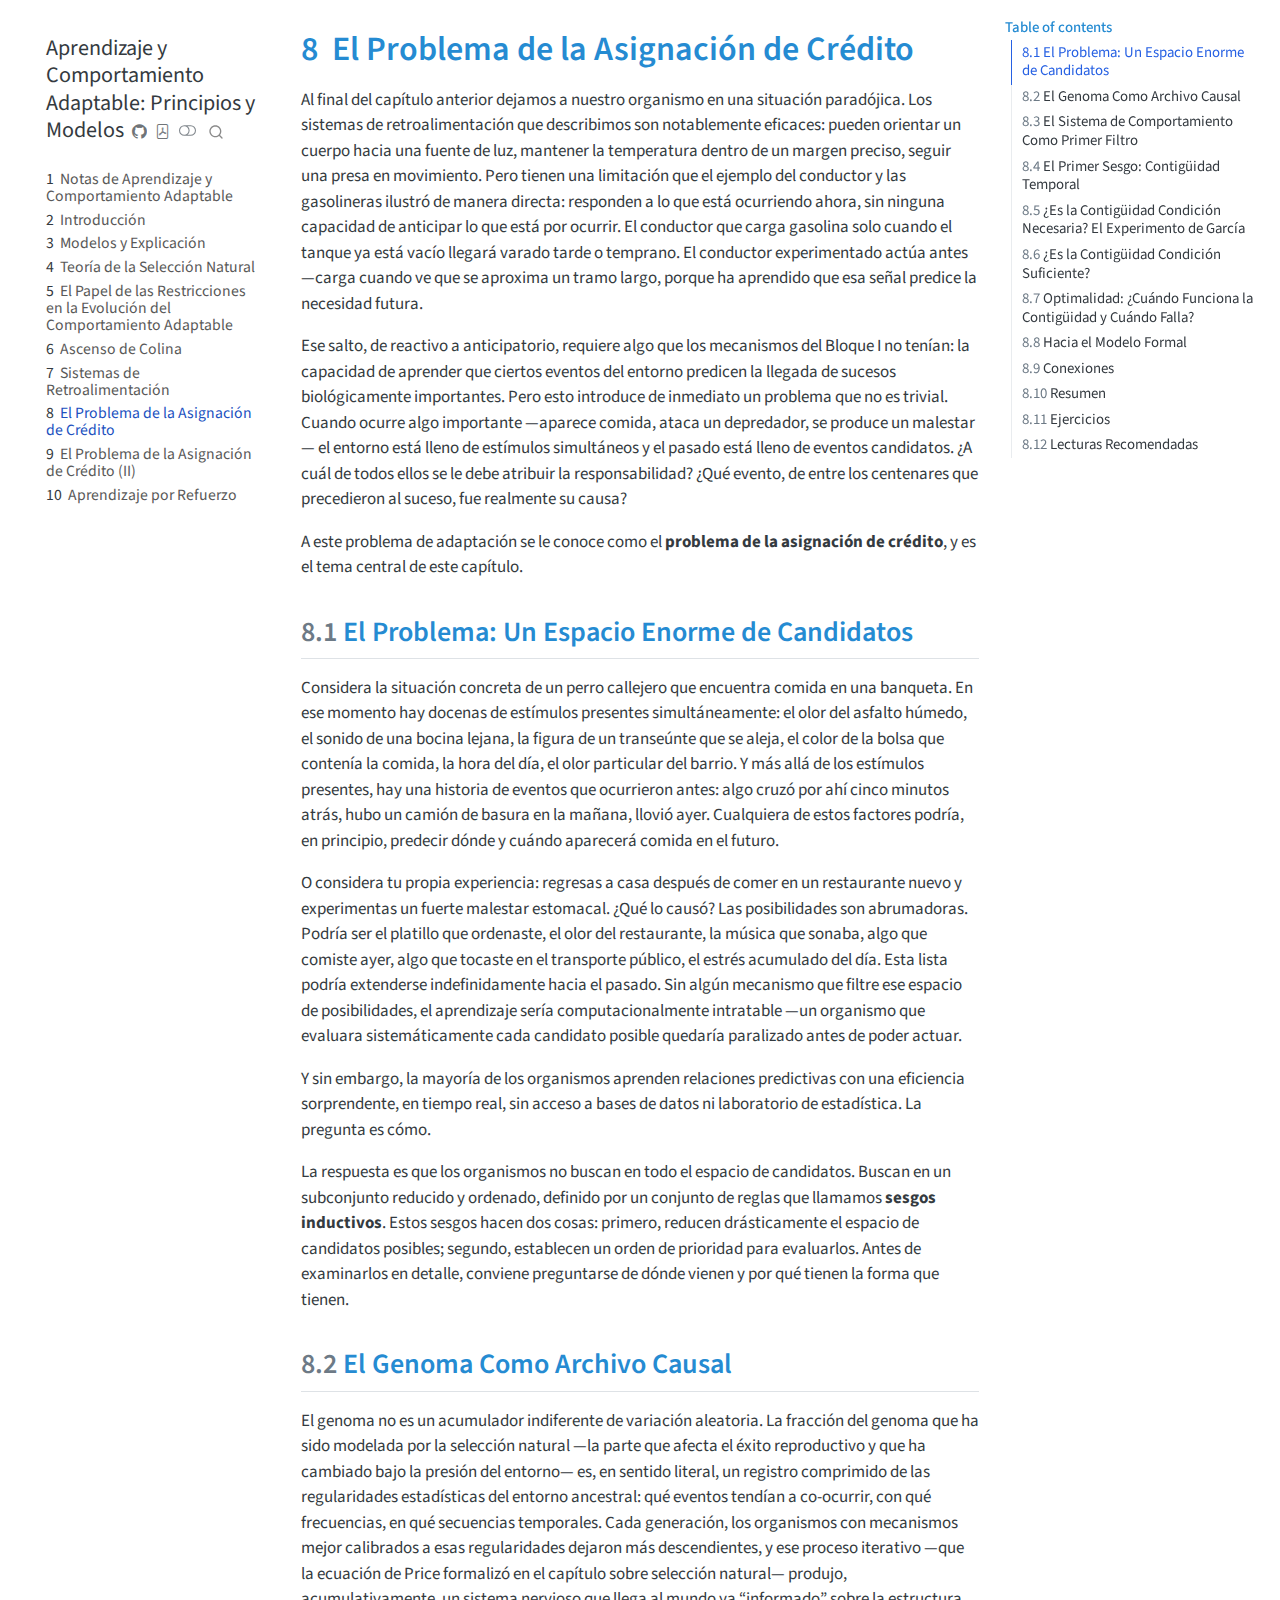
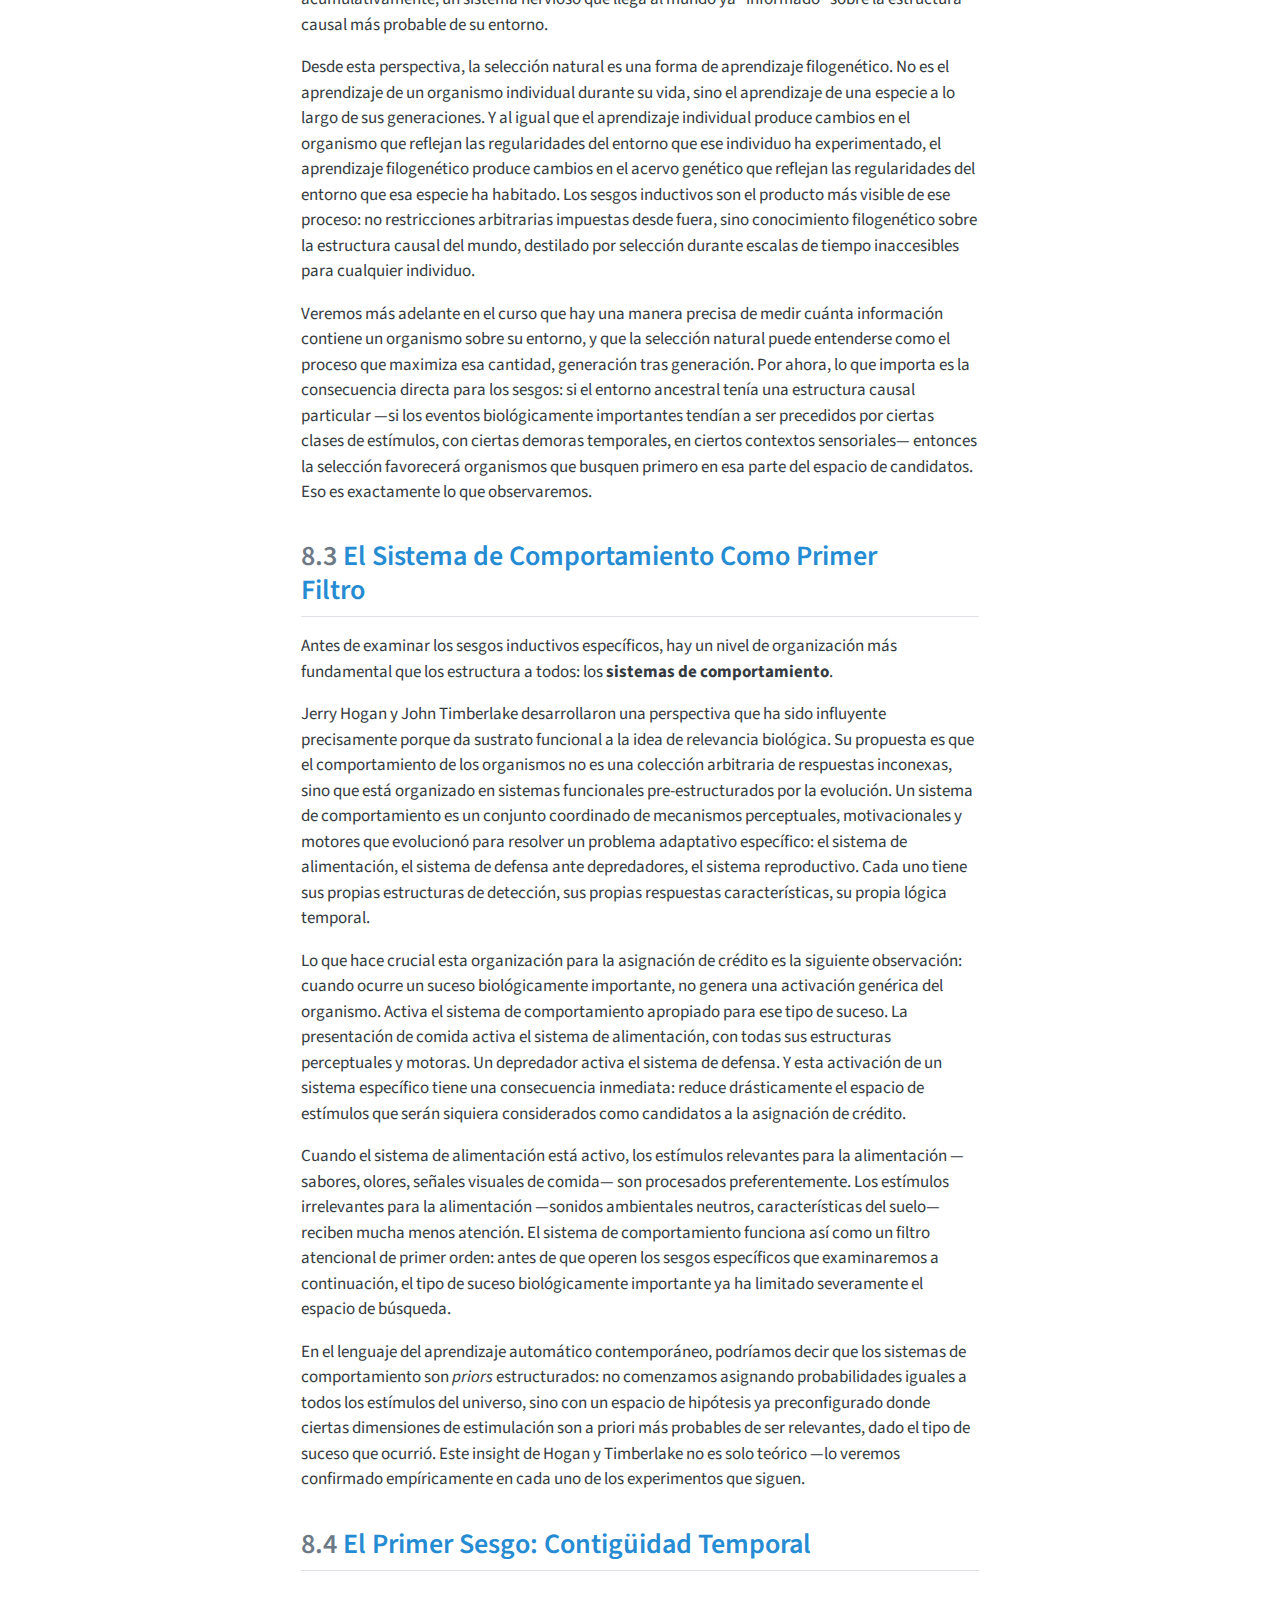
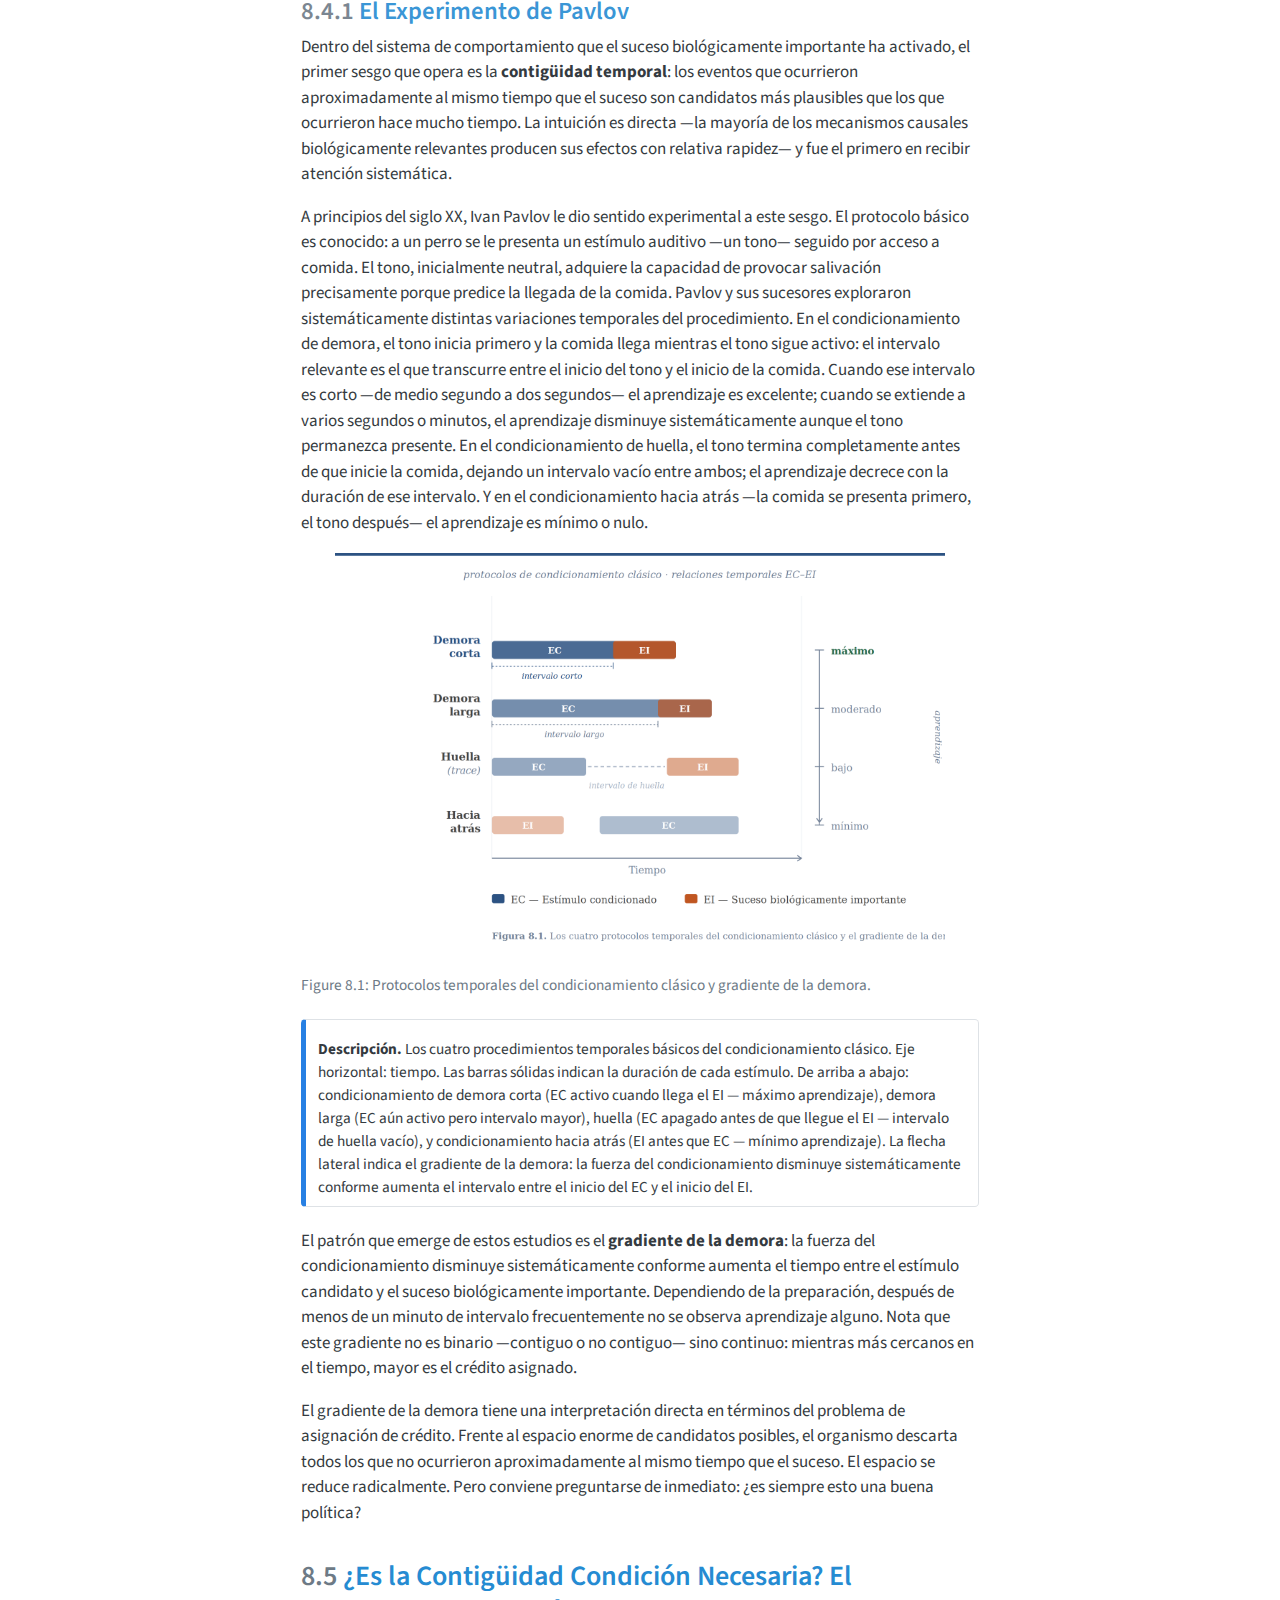
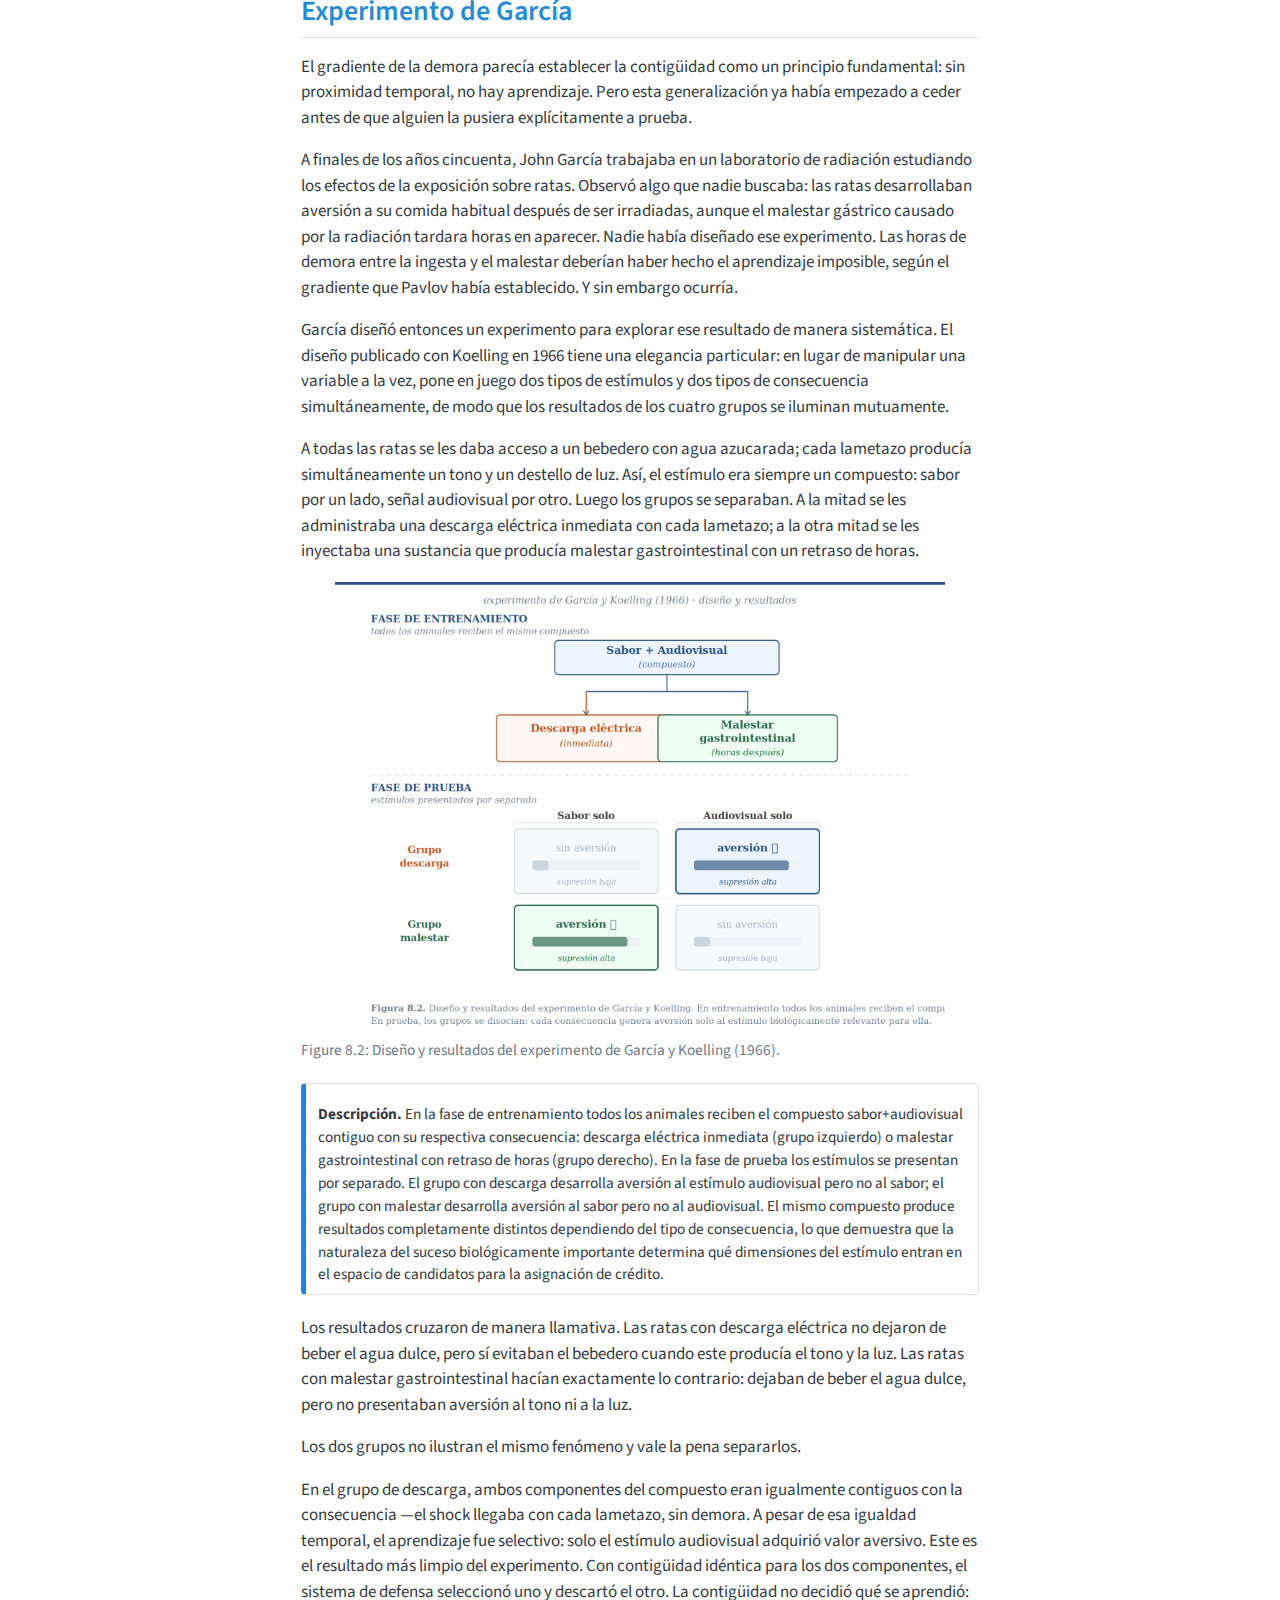
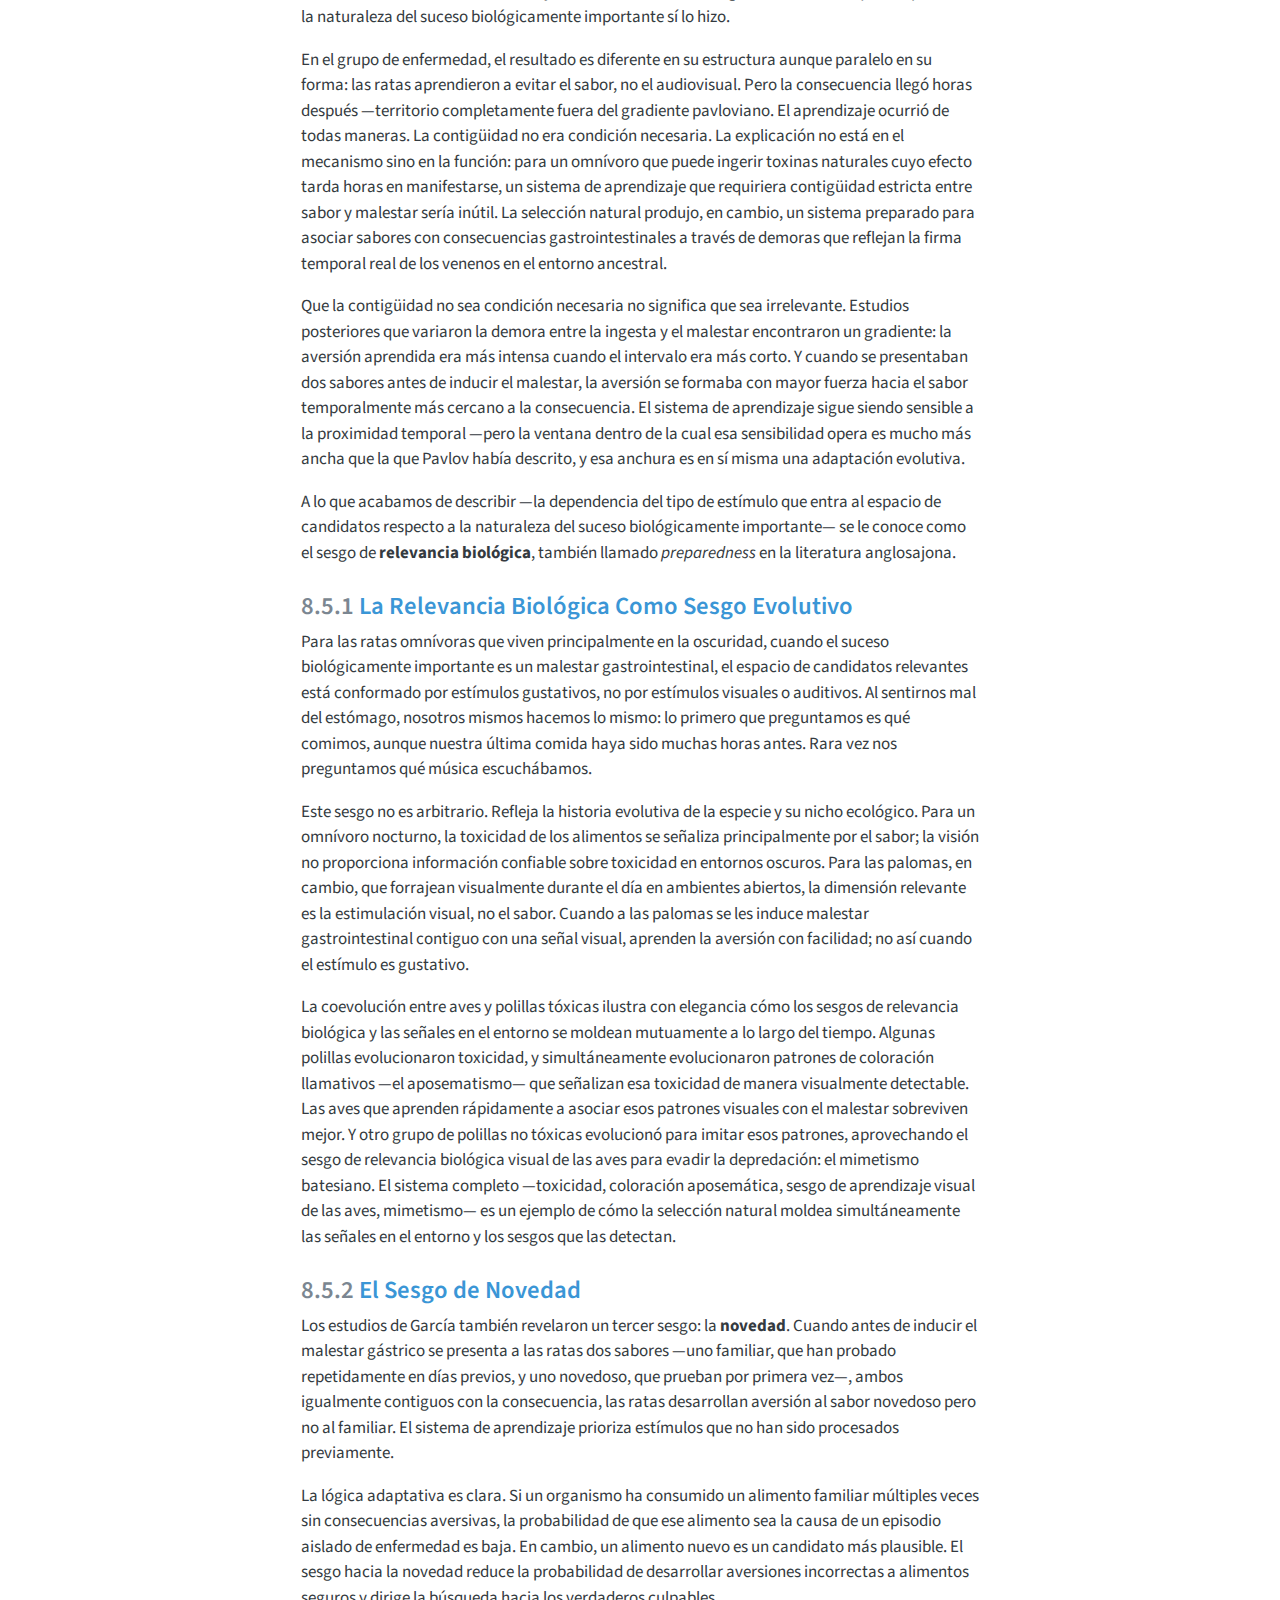
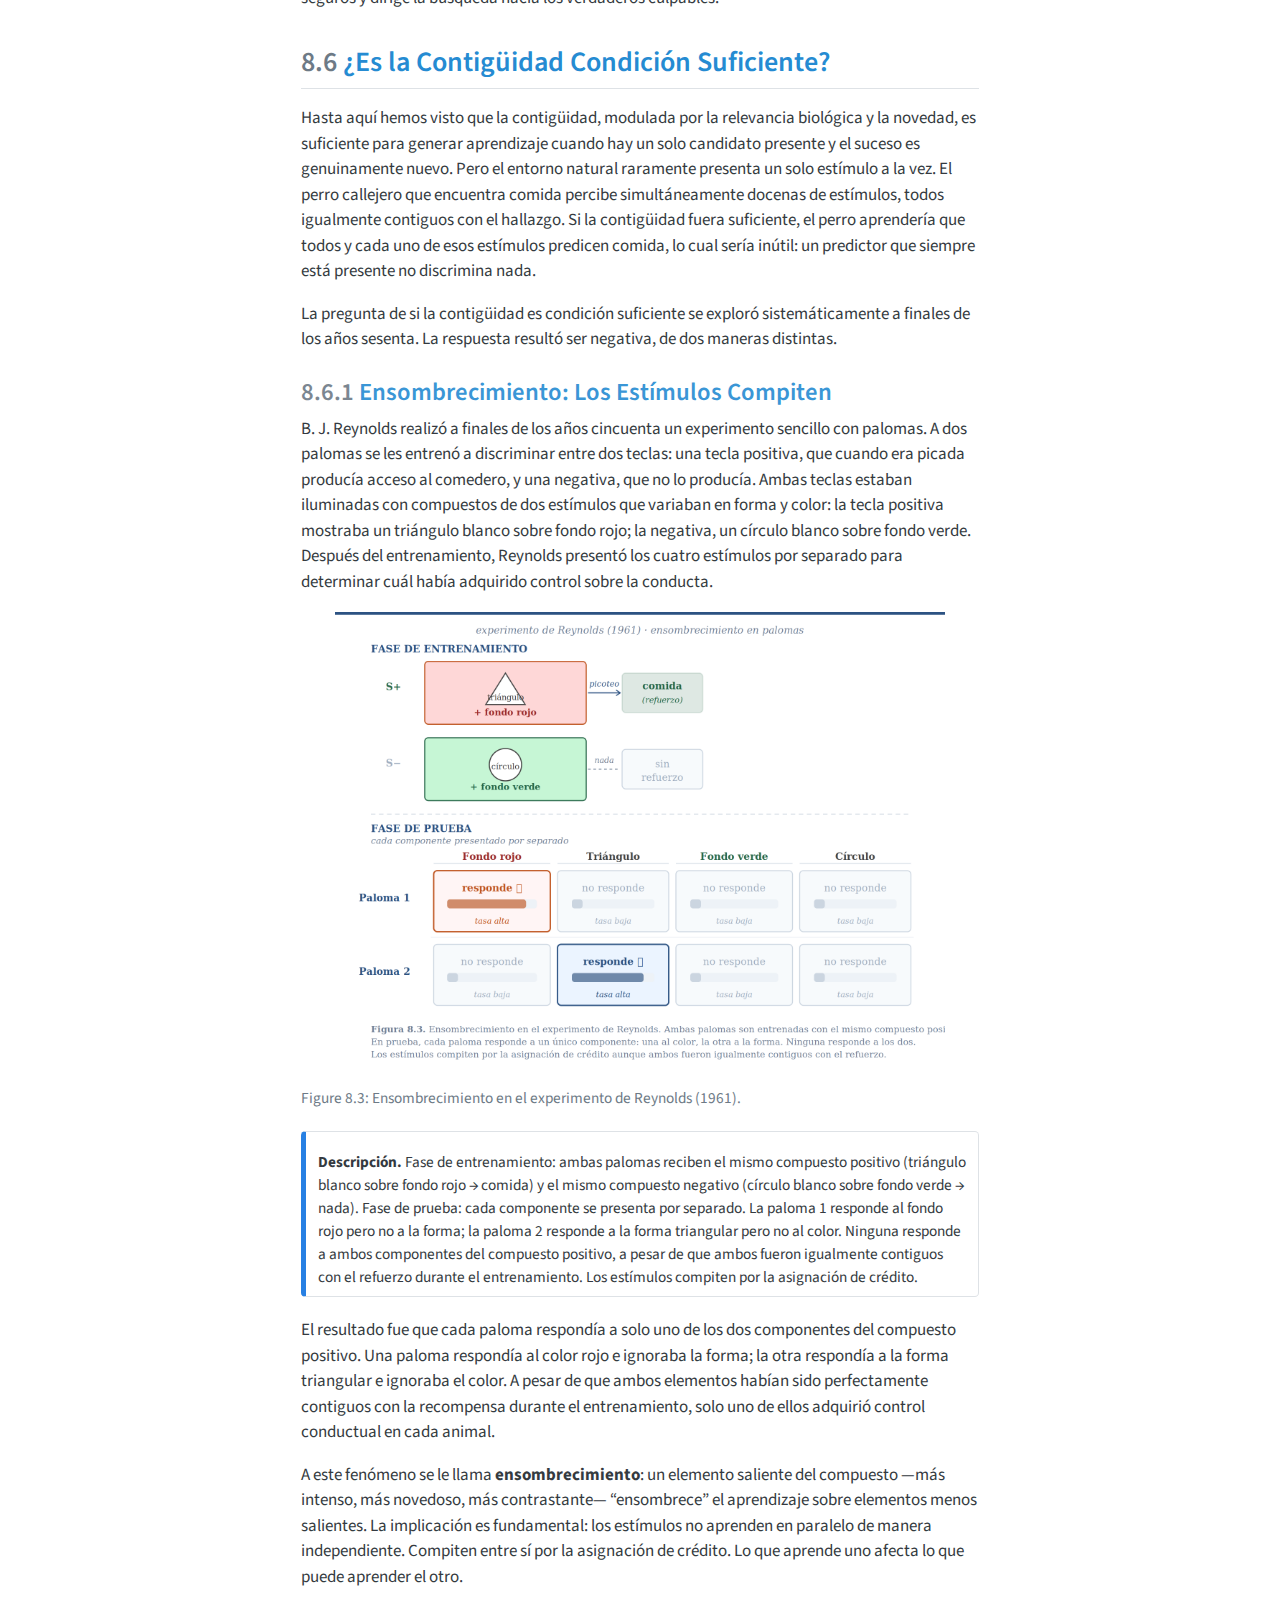
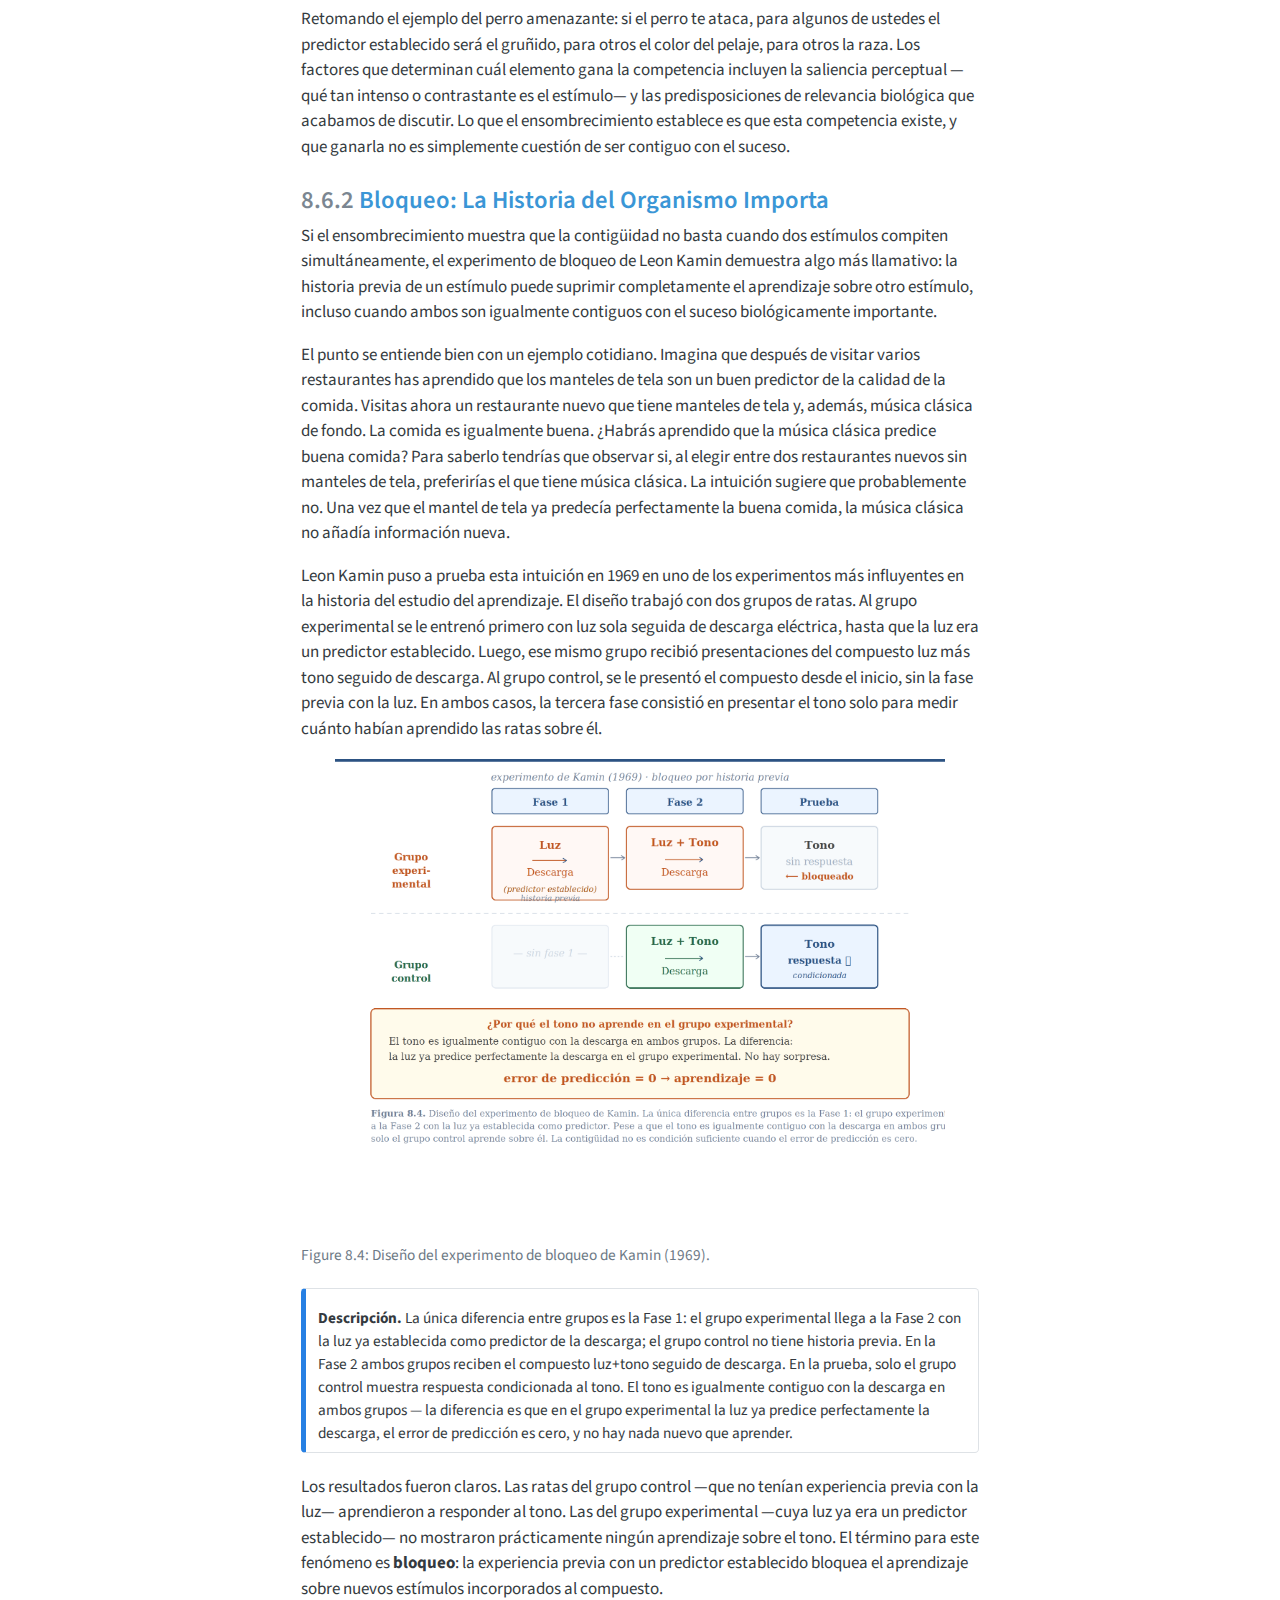
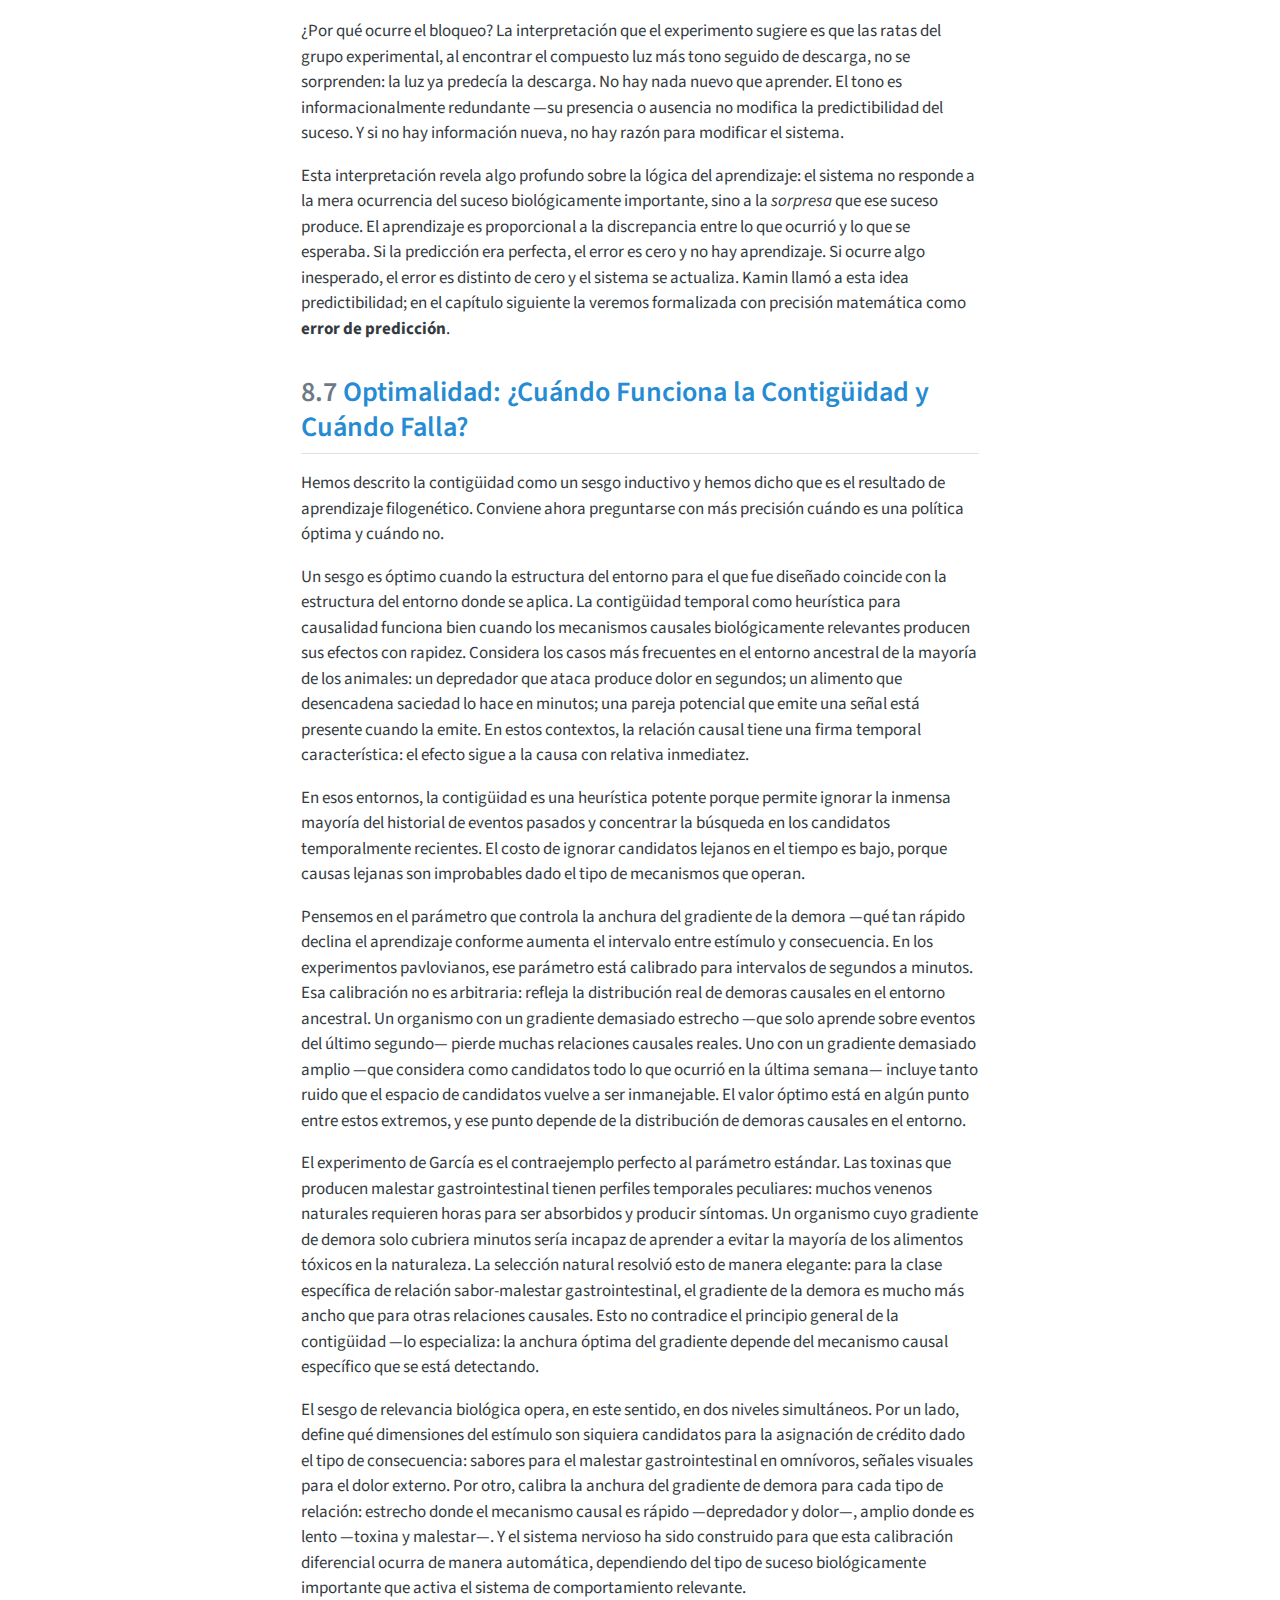
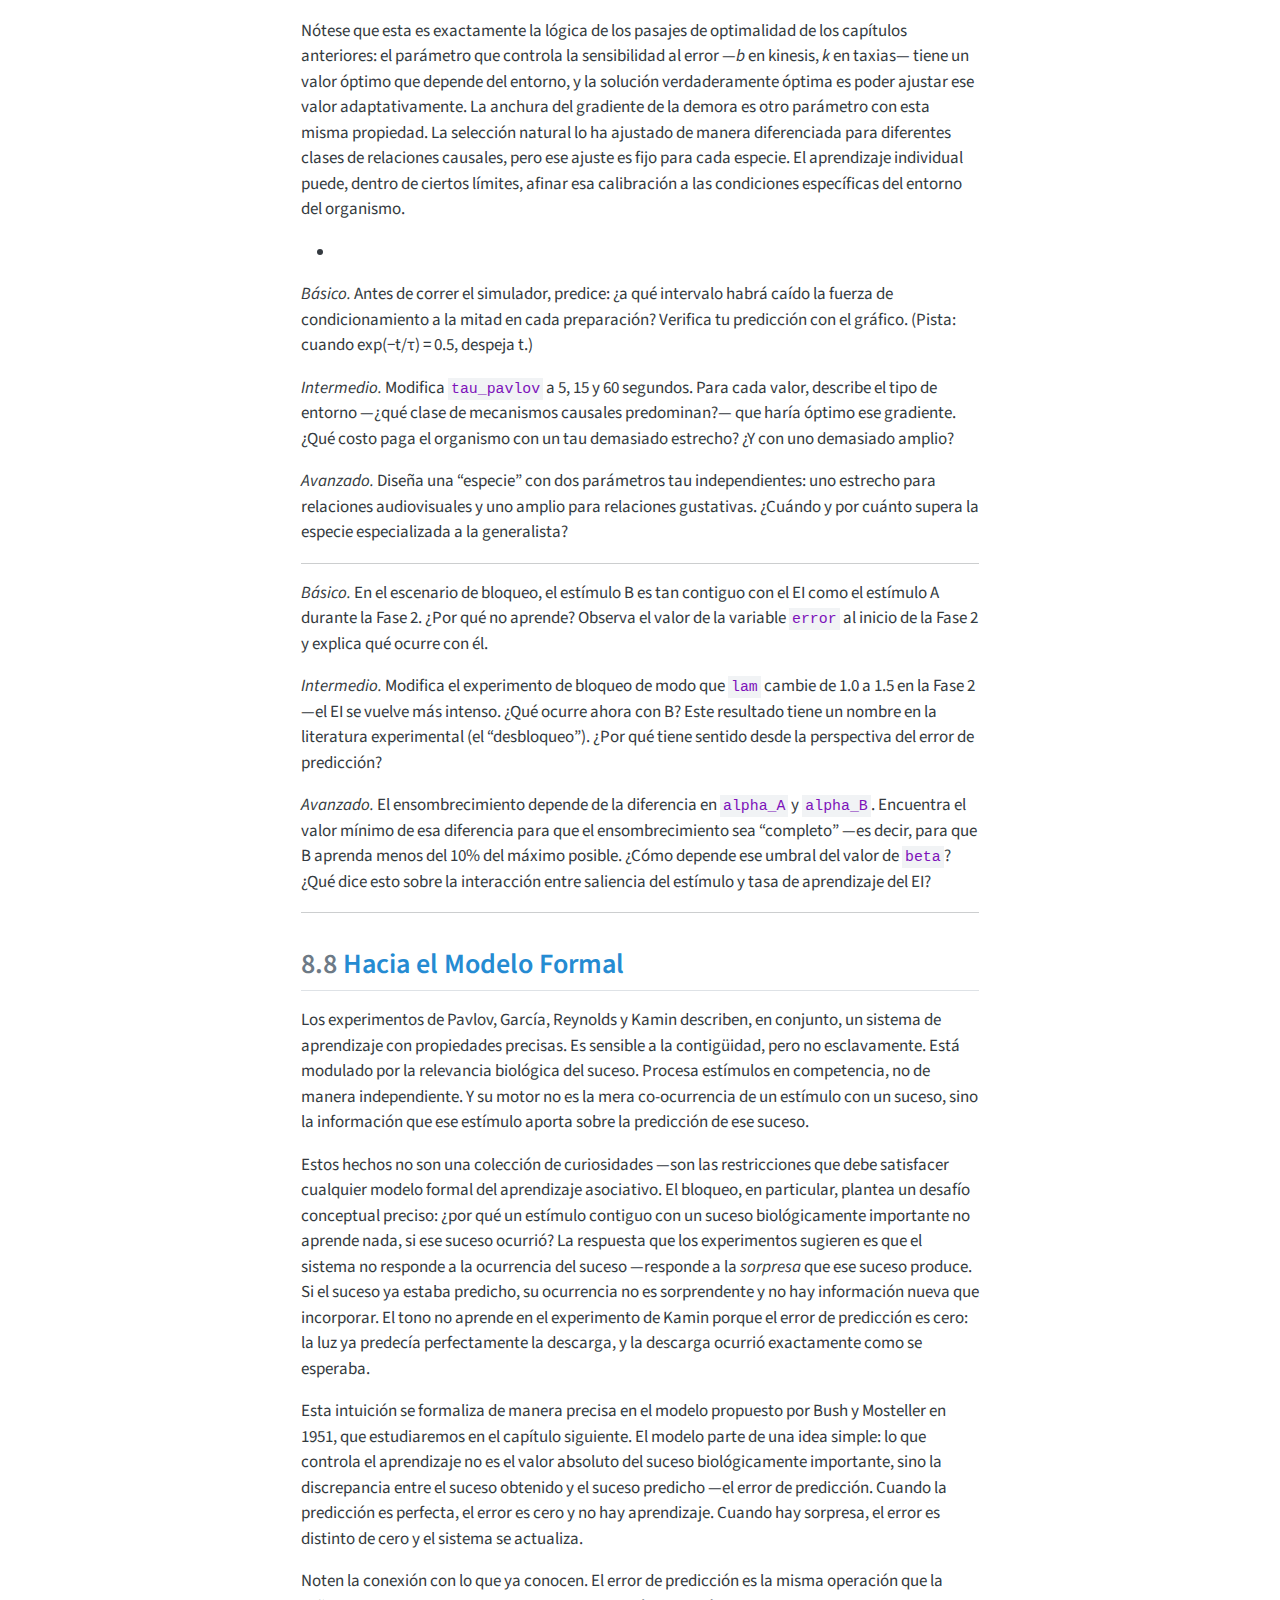
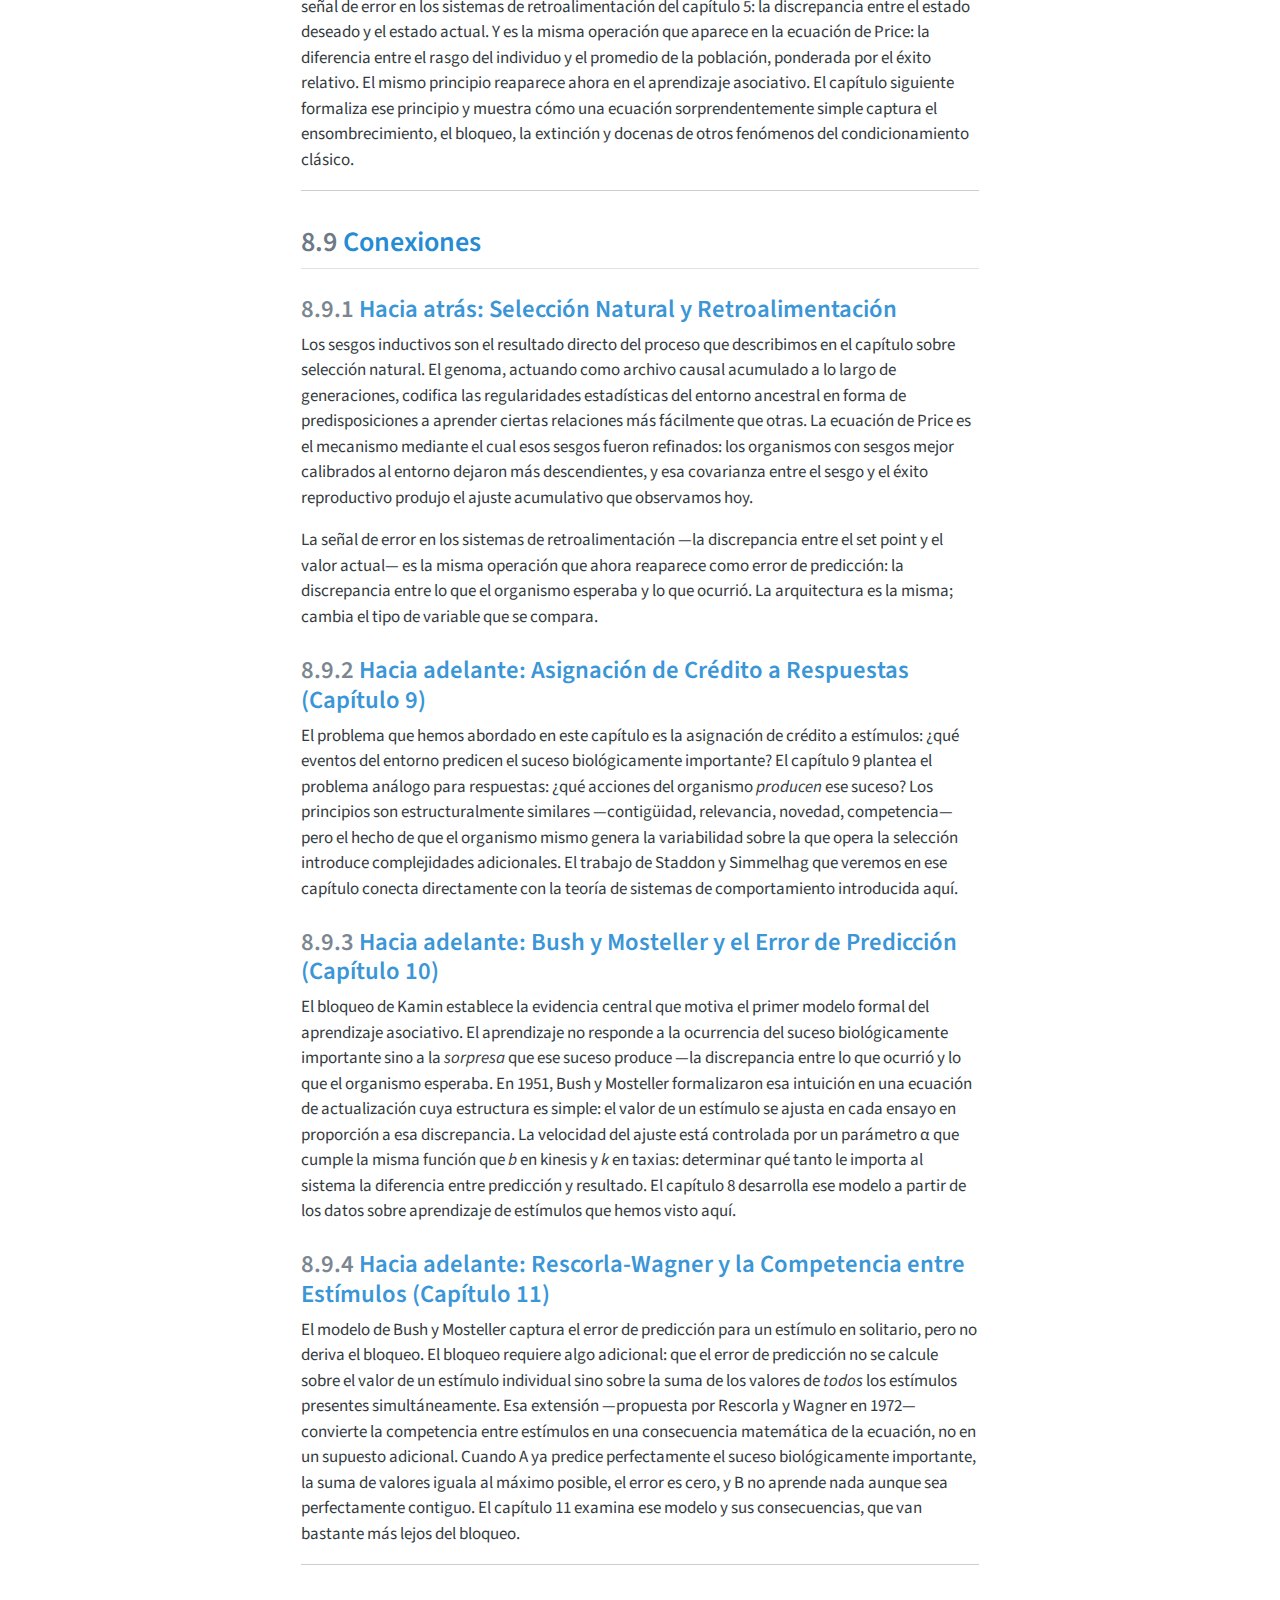
<file: docs/asignacionE.html>
<!DOCTYPE html>
<html xmlns="http://www.w3.org/1999/xhtml" lang="en" xml:lang="en"><head>

<meta charset="utf-8">
<meta name="generator" content="quarto-1.8.26">

<meta name="viewport" content="width=device-width, initial-scale=1.0, user-scalable=yes">


<title>8&nbsp; El Problema de la Asignación de Crédito – Aprendizaje y Comportamiento Adaptable: Principios y Modelos</title>
<style>
code{white-space: pre-wrap;}
span.smallcaps{font-variant: small-caps;}
div.columns{display: flex; gap: min(4vw, 1.5em);}
div.column{flex: auto; overflow-x: auto;}
div.hanging-indent{margin-left: 1.5em; text-indent: -1.5em;}
ul.task-list{list-style: none;}
ul.task-list li input[type="checkbox"] {
  width: 0.8em;
  margin: 0 0.8em 0.2em -1em; /* quarto-specific, see https://github.com/quarto-dev/quarto-cli/issues/4556 */ 
  vertical-align: middle;
}
</style>


<script src="site_libs/quarto-nav/quarto-nav.js"></script>
<script src="site_libs/clipboard/clipboard.min.js"></script>
<script src="site_libs/quarto-search/autocomplete.umd.js"></script>
<script src="site_libs/quarto-search/fuse.min.js"></script>
<script src="site_libs/quarto-search/quarto-search.js"></script>
<meta name="quarto:offset" content="./">
<link href="./asignacionR.html" rel="next">
<link href="./retroalimentacion.html" rel="prev">
<script src="site_libs/quarto-html/quarto.js" type="module"></script>
<script src="site_libs/quarto-html/tabsets/tabsets.js" type="module"></script>
<script src="site_libs/quarto-html/axe/axe-check.js" type="module"></script>
<script src="site_libs/quarto-html/popper.min.js"></script>
<script src="site_libs/quarto-html/tippy.umd.min.js"></script>
<script src="site_libs/quarto-html/anchor.min.js"></script>
<link href="site_libs/quarto-html/tippy.css" rel="stylesheet">
<link href="site_libs/quarto-html/quarto-syntax-highlighting-587c61ba64f3a5504c4d52d930310e48.css" rel="stylesheet" class="quarto-color-scheme" id="quarto-text-highlighting-styles">
<link href="site_libs/quarto-html/quarto-syntax-highlighting-dark-b758ccaa5987ceb1b75504551e579abf.css" rel="stylesheet" class="quarto-color-scheme quarto-color-alternate" id="quarto-text-highlighting-styles">
<link href="site_libs/quarto-html/quarto-syntax-highlighting-587c61ba64f3a5504c4d52d930310e48.css" rel="stylesheet" class="quarto-color-scheme-extra" id="quarto-text-highlighting-styles">
<script src="site_libs/bootstrap/bootstrap.min.js"></script>
<link href="site_libs/bootstrap/bootstrap-icons.css" rel="stylesheet">
<link href="site_libs/bootstrap/bootstrap-27c261d06b905028a18691de25d09dde.min.css" rel="stylesheet" append-hash="true" class="quarto-color-scheme" id="quarto-bootstrap" data-mode="light">
<link href="site_libs/bootstrap/bootstrap-dark-234501a227967ac462f24af7be37efa8.min.css" rel="stylesheet" append-hash="true" class="quarto-color-scheme quarto-color-alternate" id="quarto-bootstrap" data-mode="dark">
<link href="site_libs/bootstrap/bootstrap-27c261d06b905028a18691de25d09dde.min.css" rel="stylesheet" append-hash="true" class="quarto-color-scheme-extra" id="quarto-bootstrap" data-mode="light">
<script id="quarto-search-options" type="application/json">{
  "location": "sidebar",
  "copy-button": false,
  "collapse-after": 3,
  "panel-placement": "start",
  "type": "overlay",
  "limit": 50,
  "keyboard-shortcut": [
    "f",
    "/",
    "s"
  ],
  "language": {
    "search-no-results-text": "No results",
    "search-matching-documents-text": "matching documents",
    "search-copy-link-title": "Copy link to search",
    "search-hide-matches-text": "Hide additional matches",
    "search-more-match-text": "more match in this document",
    "search-more-matches-text": "more matches in this document",
    "search-clear-button-title": "Clear",
    "search-text-placeholder": "",
    "search-detached-cancel-button-title": "Cancel",
    "search-submit-button-title": "Submit",
    "search-label": "Search"
  }
}</script>


<link rel="stylesheet" href="styles/custom.css">
</head>

<body class="nav-sidebar floating quarto-light"><script id="quarto-html-before-body" type="application/javascript">
    const toggleBodyColorMode = (bsSheetEl) => {
      const mode = bsSheetEl.getAttribute("data-mode");
      const bodyEl = window.document.querySelector("body");
      if (mode === "dark") {
        bodyEl.classList.add("quarto-dark");
        bodyEl.classList.remove("quarto-light");
      } else {
        bodyEl.classList.add("quarto-light");
        bodyEl.classList.remove("quarto-dark");
      }
    }
    const toggleBodyColorPrimary = () => {
      const bsSheetEl = window.document.querySelector("link#quarto-bootstrap:not([rel=disabled-stylesheet])");
      if (bsSheetEl) {
        toggleBodyColorMode(bsSheetEl);
      }
    }
    const setColorSchemeToggle = (alternate) => {
      const toggles = window.document.querySelectorAll('.quarto-color-scheme-toggle');
      for (let i=0; i < toggles.length; i++) {
        const toggle = toggles[i];
        if (toggle) {
          if (alternate) {
            toggle.classList.add("alternate");
          } else {
            toggle.classList.remove("alternate");
          }
        }
      }
    };
    const toggleColorMode = (alternate) => {
      // Switch the stylesheets
      const primaryStylesheets = window.document.querySelectorAll('link.quarto-color-scheme:not(.quarto-color-alternate)');
      const alternateStylesheets = window.document.querySelectorAll('link.quarto-color-scheme.quarto-color-alternate');
      manageTransitions('#quarto-margin-sidebar .nav-link', false);
      if (alternate) {
        // note: dark is layered on light, we don't disable primary!
        enableStylesheet(alternateStylesheets);
        for (const sheetNode of alternateStylesheets) {
          if (sheetNode.id === "quarto-bootstrap") {
            toggleBodyColorMode(sheetNode);
          }
        }
      } else {
        disableStylesheet(alternateStylesheets);
        enableStylesheet(primaryStylesheets)
        toggleBodyColorPrimary();
      }
      manageTransitions('#quarto-margin-sidebar .nav-link', true);
      // Switch the toggles
      setColorSchemeToggle(alternate)
      // Hack to workaround the fact that safari doesn't
      // properly recolor the scrollbar when toggling (#1455)
      if (navigator.userAgent.indexOf('Safari') > 0 && navigator.userAgent.indexOf('Chrome') == -1) {
        manageTransitions("body", false);
        window.scrollTo(0, 1);
        setTimeout(() => {
          window.scrollTo(0, 0);
          manageTransitions("body", true);
        }, 40);
      }
    }
    const disableStylesheet = (stylesheets) => {
      for (let i=0; i < stylesheets.length; i++) {
        const stylesheet = stylesheets[i];
        stylesheet.rel = 'disabled-stylesheet';
      }
    }
    const enableStylesheet = (stylesheets) => {
      for (let i=0; i < stylesheets.length; i++) {
        const stylesheet = stylesheets[i];
        if(stylesheet.rel !== 'stylesheet') { // for Chrome, which will still FOUC without this check
          stylesheet.rel = 'stylesheet';
        }
      }
    }
    const manageTransitions = (selector, allowTransitions) => {
      const els = window.document.querySelectorAll(selector);
      for (let i=0; i < els.length; i++) {
        const el = els[i];
        if (allowTransitions) {
          el.classList.remove('notransition');
        } else {
          el.classList.add('notransition');
        }
      }
    }
    const isFileUrl = () => {
      return window.location.protocol === 'file:';
    }
    const hasAlternateSentinel = () => {
      let styleSentinel = getColorSchemeSentinel();
      if (styleSentinel !== null) {
        return styleSentinel === "alternate";
      } else {
        return false;
      }
    }
    const setStyleSentinel = (alternate) => {
      const value = alternate ? "alternate" : "default";
      if (!isFileUrl()) {
        window.localStorage.setItem("quarto-color-scheme", value);
      } else {
        localAlternateSentinel = value;
      }
    }
    const getColorSchemeSentinel = () => {
      if (!isFileUrl()) {
        const storageValue = window.localStorage.getItem("quarto-color-scheme");
        return storageValue != null ? storageValue : localAlternateSentinel;
      } else {
        return localAlternateSentinel;
      }
    }
    const toggleGiscusIfUsed = (isAlternate, darkModeDefault) => {
      const baseTheme = document.querySelector('#giscus-base-theme')?.value ?? 'light';
      const alternateTheme = document.querySelector('#giscus-alt-theme')?.value ?? 'dark';
      let newTheme = '';
      if(authorPrefersDark) {
        newTheme = isAlternate ? baseTheme : alternateTheme;
      } else {
        newTheme = isAlternate ? alternateTheme : baseTheme;
      }
      const changeGiscusTheme = () => {
        // From: https://github.com/giscus/giscus/issues/336
        const sendMessage = (message) => {
          const iframe = document.querySelector('iframe.giscus-frame');
          if (!iframe) return;
          iframe.contentWindow.postMessage({ giscus: message }, 'https://giscus.app');
        }
        sendMessage({
          setConfig: {
            theme: newTheme
          }
        });
      }
      const isGiscussLoaded = window.document.querySelector('iframe.giscus-frame') !== null;
      if (isGiscussLoaded) {
        changeGiscusTheme();
      }
    };
    const authorPrefersDark = false;
    const darkModeDefault = authorPrefersDark;
      document.querySelector('link#quarto-text-highlighting-styles.quarto-color-scheme-extra').rel = 'disabled-stylesheet';
      document.querySelector('link#quarto-bootstrap.quarto-color-scheme-extra').rel = 'disabled-stylesheet';
    let localAlternateSentinel = darkModeDefault ? 'alternate' : 'default';
    // Dark / light mode switch
    window.quartoToggleColorScheme = () => {
      // Read the current dark / light value
      let toAlternate = !hasAlternateSentinel();
      toggleColorMode(toAlternate);
      setStyleSentinel(toAlternate);
      toggleGiscusIfUsed(toAlternate, darkModeDefault);
      window.dispatchEvent(new Event('resize'));
    };
    // Switch to dark mode if need be
    if (hasAlternateSentinel()) {
      toggleColorMode(true);
    } else {
      toggleColorMode(false);
    }
  </script>

<div id="quarto-search-results"></div>
  <header id="quarto-header" class="headroom fixed-top">
  <nav class="quarto-secondary-nav">
    <div class="container-fluid d-flex">
      <button type="button" class="quarto-btn-toggle btn" data-bs-toggle="collapse" role="button" data-bs-target=".quarto-sidebar-collapse-item" aria-controls="quarto-sidebar" aria-expanded="false" aria-label="Toggle sidebar navigation" onclick="if (window.quartoToggleHeadroom) { window.quartoToggleHeadroom(); }">
        <i class="bi bi-layout-text-sidebar-reverse"></i>
      </button>
        <nav class="quarto-page-breadcrumbs" aria-label="breadcrumb"><ol class="breadcrumb"><li class="breadcrumb-item"><a href="./asignacionE.html"><span class="chapter-number">8</span>&nbsp; <span class="chapter-title">El Problema de la Asignación de Crédito</span></a></li></ol></nav>
        <a class="flex-grow-1" role="navigation" data-bs-toggle="collapse" data-bs-target=".quarto-sidebar-collapse-item" aria-controls="quarto-sidebar" aria-expanded="false" aria-label="Toggle sidebar navigation" onclick="if (window.quartoToggleHeadroom) { window.quartoToggleHeadroom(); }">      
        </a>
      <button type="button" class="btn quarto-search-button" aria-label="Search" onclick="window.quartoOpenSearch();">
        <i class="bi bi-search"></i>
      </button>
    </div>
  </nav>
</header>
<!-- content -->
<div id="quarto-content" class="quarto-container page-columns page-rows-contents page-layout-article">
<!-- sidebar -->
  <nav id="quarto-sidebar" class="sidebar collapse collapse-horizontal quarto-sidebar-collapse-item sidebar-navigation floating overflow-auto">
    <div class="pt-lg-2 mt-2 text-left sidebar-header">
    <div class="sidebar-title mb-0 py-0">
      <a href="./">Aprendizaje y Comportamiento Adaptable: Principios y Modelos</a> 
        <div class="sidebar-tools-main tools-wide">
    <a href="https://github.com/bouzaslab25/libro-aca" title="Ver en GitHub" class="quarto-navigation-tool px-1" aria-label="Ver en GitHub"><i class="bi bi-github"></i></a>
    <a href="./Aprendizaje-y-Comportamiento-Adaptable--Principios-y-Modelos.pdf" title="Download PDF" class="quarto-navigation-tool px-1" aria-label="Download PDF"><i class="bi bi-file-pdf"></i></a>
  <a href="" class="quarto-color-scheme-toggle quarto-navigation-tool  px-1" onclick="window.quartoToggleColorScheme(); return false;" title="Toggle dark mode"><i class="bi"></i></a>
    <div id="quarto-search" class="quarto-navigation-tool px-1" title="Search"></div>
</div>
    </div>
      </div>
    <div class="sidebar-menu-container"> 
    <ul class="list-unstyled mt-1">
        <li class="sidebar-item">
  <div class="sidebar-item-container"> 
  <a href="./index.html" class="sidebar-item-text sidebar-link">
 <span class="menu-text"><span class="chapter-number">1</span>&nbsp; <span class="chapter-title">Notas de Aprendizaje y Comportamiento Adaptable</span></span></a>
  </div>
</li>
        <li class="sidebar-item">
  <div class="sidebar-item-container"> 
  <a href="./intro.html" class="sidebar-item-text sidebar-link">
 <span class="menu-text"><span class="chapter-number">2</span>&nbsp; <span class="chapter-title">Introducción</span></span></a>
  </div>
</li>
        <li class="sidebar-item">
  <div class="sidebar-item-container"> 
  <a href="./explicacion.html" class="sidebar-item-text sidebar-link">
 <span class="menu-text"><span class="chapter-number">3</span>&nbsp; <span class="chapter-title">Modelos y Explicación</span></span></a>
  </div>
</li>
        <li class="sidebar-item">
  <div class="sidebar-item-container"> 
  <a href="./evolucion.html" class="sidebar-item-text sidebar-link">
 <span class="menu-text"><span class="chapter-number">4</span>&nbsp; <span class="chapter-title">Teoría de la Selección Natural</span></span></a>
  </div>
</li>
        <li class="sidebar-item">
  <div class="sidebar-item-container"> 
  <a href="./Restricciones.html" class="sidebar-item-text sidebar-link">
 <span class="menu-text"><span class="chapter-number">5</span>&nbsp; <span class="chapter-title">El Papel de las Restricciones en la Evolución del Comportamiento Adaptable</span></span></a>
  </div>
</li>
        <li class="sidebar-item">
  <div class="sidebar-item-container"> 
  <a href="./ascenso.html" class="sidebar-item-text sidebar-link">
 <span class="menu-text"><span class="chapter-number">6</span>&nbsp; <span class="chapter-title">Ascenso de Colina</span></span></a>
  </div>
</li>
        <li class="sidebar-item">
  <div class="sidebar-item-container"> 
  <a href="./retroalimentacion.html" class="sidebar-item-text sidebar-link">
 <span class="menu-text"><span class="chapter-number">7</span>&nbsp; <span class="chapter-title">Sistemas de Retroalimentación</span></span></a>
  </div>
</li>
        <li class="sidebar-item">
  <div class="sidebar-item-container"> 
  <a href="./asignacionE.html" class="sidebar-item-text sidebar-link active">
 <span class="menu-text"><span class="chapter-number">8</span>&nbsp; <span class="chapter-title">El Problema de la Asignación de Crédito</span></span></a>
  </div>
</li>
        <li class="sidebar-item">
  <div class="sidebar-item-container"> 
  <a href="./asignacionR.html" class="sidebar-item-text sidebar-link">
 <span class="menu-text"><span class="chapter-number">9</span>&nbsp; <span class="chapter-title">El Problema de la Asignación de Crédito (II)</span></span></a>
  </div>
</li>
        <li class="sidebar-item">
  <div class="sidebar-item-container"> 
  <a href="./refuerzo.html" class="sidebar-item-text sidebar-link">
 <span class="menu-text"><span class="chapter-number">10</span>&nbsp; <span class="chapter-title">Aprendizaje por Refuerzo</span></span></a>
  </div>
</li>
    </ul>
    </div>
</nav>
<div id="quarto-sidebar-glass" class="quarto-sidebar-collapse-item" data-bs-toggle="collapse" data-bs-target=".quarto-sidebar-collapse-item"></div>
<!-- margin-sidebar -->
    <div id="quarto-margin-sidebar" class="sidebar margin-sidebar">
        <nav id="TOC" role="doc-toc" class="toc-active">
    <h2 id="toc-title">Table of contents</h2>
   
  <ul>
  <li><a href="#el-problema-un-espacio-enorme-de-candidatos" id="toc-el-problema-un-espacio-enorme-de-candidatos" class="nav-link active" data-scroll-target="#el-problema-un-espacio-enorme-de-candidatos"><span class="header-section-number">8.1</span> El Problema: Un Espacio Enorme de Candidatos</a></li>
  <li><a href="#el-genoma-como-archivo-causal" id="toc-el-genoma-como-archivo-causal" class="nav-link" data-scroll-target="#el-genoma-como-archivo-causal"><span class="header-section-number">8.2</span> El Genoma Como Archivo Causal</a></li>
  <li><a href="#el-sistema-de-comportamiento-como-primer-filtro" id="toc-el-sistema-de-comportamiento-como-primer-filtro" class="nav-link" data-scroll-target="#el-sistema-de-comportamiento-como-primer-filtro"><span class="header-section-number">8.3</span> El Sistema de Comportamiento Como Primer Filtro</a></li>
  <li><a href="#el-primer-sesgo-contigüidad-temporal" id="toc-el-primer-sesgo-contigüidad-temporal" class="nav-link" data-scroll-target="#el-primer-sesgo-contigüidad-temporal"><span class="header-section-number">8.4</span> El Primer Sesgo: Contigüidad Temporal</a>
  <ul class="collapse">
  <li><a href="#el-experimento-de-pavlov" id="toc-el-experimento-de-pavlov" class="nav-link" data-scroll-target="#el-experimento-de-pavlov"><span class="header-section-number">8.4.1</span> El Experimento de Pavlov</a></li>
  </ul></li>
  <li><a href="#es-la-contigüidad-condición-necesaria-el-experimento-de-garcía" id="toc-es-la-contigüidad-condición-necesaria-el-experimento-de-garcía" class="nav-link" data-scroll-target="#es-la-contigüidad-condición-necesaria-el-experimento-de-garcía"><span class="header-section-number">8.5</span> ¿Es la Contigüidad Condición Necesaria? El Experimento de García</a>
  <ul class="collapse">
  <li><a href="#la-relevancia-biológica-como-sesgo-evolutivo" id="toc-la-relevancia-biológica-como-sesgo-evolutivo" class="nav-link" data-scroll-target="#la-relevancia-biológica-como-sesgo-evolutivo"><span class="header-section-number">8.5.1</span> La Relevancia Biológica Como Sesgo Evolutivo</a></li>
  <li><a href="#el-sesgo-de-novedad" id="toc-el-sesgo-de-novedad" class="nav-link" data-scroll-target="#el-sesgo-de-novedad"><span class="header-section-number">8.5.2</span> El Sesgo de Novedad</a></li>
  </ul></li>
  <li><a href="#es-la-contigüidad-condición-suficiente" id="toc-es-la-contigüidad-condición-suficiente" class="nav-link" data-scroll-target="#es-la-contigüidad-condición-suficiente"><span class="header-section-number">8.6</span> ¿Es la Contigüidad Condición Suficiente?</a>
  <ul class="collapse">
  <li><a href="#ensombrecimiento-los-estímulos-compiten" id="toc-ensombrecimiento-los-estímulos-compiten" class="nav-link" data-scroll-target="#ensombrecimiento-los-estímulos-compiten"><span class="header-section-number">8.6.1</span> Ensombrecimiento: Los Estímulos Compiten</a></li>
  <li><a href="#bloqueo-la-historia-del-organismo-importa" id="toc-bloqueo-la-historia-del-organismo-importa" class="nav-link" data-scroll-target="#bloqueo-la-historia-del-organismo-importa"><span class="header-section-number">8.6.2</span> Bloqueo: La Historia del Organismo Importa</a></li>
  </ul></li>
  <li><a href="#optimalidad-cuándo-funciona-la-contigüidad-y-cuándo-falla" id="toc-optimalidad-cuándo-funciona-la-contigüidad-y-cuándo-falla" class="nav-link" data-scroll-target="#optimalidad-cuándo-funciona-la-contigüidad-y-cuándo-falla"><span class="header-section-number">8.7</span> Optimalidad: ¿Cuándo Funciona la Contigüidad y Cuándo Falla?</a></li>
  <li><a href="#hacia-el-modelo-formal" id="toc-hacia-el-modelo-formal" class="nav-link" data-scroll-target="#hacia-el-modelo-formal"><span class="header-section-number">8.8</span> Hacia el Modelo Formal</a></li>
  <li><a href="#conexiones" id="toc-conexiones" class="nav-link" data-scroll-target="#conexiones"><span class="header-section-number">8.9</span> Conexiones</a>
  <ul class="collapse">
  <li><a href="#hacia-atrás-selección-natural-y-retroalimentación" id="toc-hacia-atrás-selección-natural-y-retroalimentación" class="nav-link" data-scroll-target="#hacia-atrás-selección-natural-y-retroalimentación"><span class="header-section-number">8.9.1</span> Hacia atrás: Selección Natural y Retroalimentación</a></li>
  <li><a href="#hacia-adelante-asignación-de-crédito-a-respuestas-capítulo-9" id="toc-hacia-adelante-asignación-de-crédito-a-respuestas-capítulo-9" class="nav-link" data-scroll-target="#hacia-adelante-asignación-de-crédito-a-respuestas-capítulo-9"><span class="header-section-number">8.9.2</span> Hacia adelante: Asignación de Crédito a Respuestas (Capítulo 9)</a></li>
  <li><a href="#hacia-adelante-bush-y-mosteller-y-el-error-de-predicción-capítulo-10" id="toc-hacia-adelante-bush-y-mosteller-y-el-error-de-predicción-capítulo-10" class="nav-link" data-scroll-target="#hacia-adelante-bush-y-mosteller-y-el-error-de-predicción-capítulo-10"><span class="header-section-number">8.9.3</span> Hacia adelante: Bush y Mosteller y el Error de Predicción (Capítulo 10)</a></li>
  <li><a href="#hacia-adelante-rescorla-wagner-y-la-competencia-entre-estímulos-capítulo-11" id="toc-hacia-adelante-rescorla-wagner-y-la-competencia-entre-estímulos-capítulo-11" class="nav-link" data-scroll-target="#hacia-adelante-rescorla-wagner-y-la-competencia-entre-estímulos-capítulo-11"><span class="header-section-number">8.9.4</span> Hacia adelante: Rescorla-Wagner y la Competencia entre Estímulos (Capítulo 11)</a></li>
  </ul></li>
  <li><a href="#resumen" id="toc-resumen" class="nav-link" data-scroll-target="#resumen"><span class="header-section-number">8.10</span> Resumen</a></li>
  <li><a href="#ejercicios" id="toc-ejercicios" class="nav-link" data-scroll-target="#ejercicios"><span class="header-section-number">8.11</span> Ejercicios</a></li>
  <li><a href="#lecturas-recomendadas" id="toc-lecturas-recomendadas" class="nav-link" data-scroll-target="#lecturas-recomendadas"><span class="header-section-number">8.12</span> Lecturas Recomendadas</a></li>
  </ul>
</nav>
    </div>
<!-- main -->
<main class="content" id="quarto-document-content">


<header id="title-block-header" class="quarto-title-block default">
<div class="quarto-title">
<h1 class="title"><span class="chapter-number">8</span>&nbsp; <span class="chapter-title">El Problema de la Asignación de Crédito</span></h1>
</div>



<div class="quarto-title-meta">

    
  
    
  </div>
  


</header>


<p>Al final del capítulo anterior dejamos a nuestro organismo en una situación paradójica. Los sistemas de retroalimentación que describimos son notablemente eficaces: pueden orientar un cuerpo hacia una fuente de luz, mantener la temperatura dentro de un margen preciso, seguir una presa en movimiento. Pero tienen una limitación que el ejemplo del conductor y las gasolineras ilustró de manera directa: responden a lo que está ocurriendo ahora, sin ninguna capacidad de anticipar lo que está por ocurrir. El conductor que carga gasolina solo cuando el tanque ya está vacío llegará varado tarde o temprano. El conductor experimentado actúa antes —carga cuando ve que se aproxima un tramo largo, porque ha aprendido que esa señal predice la necesidad futura.</p>
<p>Ese salto, de reactivo a anticipatorio, requiere algo que los mecanismos del Bloque I no tenían: la capacidad de aprender que ciertos eventos del entorno predicen la llegada de sucesos biológicamente importantes. Pero esto introduce de inmediato un problema que no es trivial. Cuando ocurre algo importante —aparece comida, ataca un depredador, se produce un malestar— el entorno está lleno de estímulos simultáneos y el pasado está lleno de eventos candidatos. ¿A cuál de todos ellos se le debe atribuir la responsabilidad? ¿Qué evento, de entre los centenares que precedieron al suceso, fue realmente su causa?</p>
<p>A este problema de adaptación se le conoce como el <strong>problema de la asignación de crédito</strong>, y es el tema central de este capítulo.</p>
<section id="el-problema-un-espacio-enorme-de-candidatos" class="level2" data-number="8.1">
<h2 data-number="8.1" class="anchored" data-anchor-id="el-problema-un-espacio-enorme-de-candidatos"><span class="header-section-number">8.1</span> El Problema: Un Espacio Enorme de Candidatos</h2>
<p>Considera la situación concreta de un perro callejero que encuentra comida en una banqueta. En ese momento hay docenas de estímulos presentes simultáneamente: el olor del asfalto húmedo, el sonido de una bocina lejana, la figura de un transeúnte que se aleja, el color de la bolsa que contenía la comida, la hora del día, el olor particular del barrio. Y más allá de los estímulos presentes, hay una historia de eventos que ocurrieron antes: algo cruzó por ahí cinco minutos atrás, hubo un camión de basura en la mañana, llovió ayer. Cualquiera de estos factores podría, en principio, predecir dónde y cuándo aparecerá comida en el futuro.</p>
<p>O considera tu propia experiencia: regresas a casa después de comer en un restaurante nuevo y experimentas un fuerte malestar estomacal. ¿Qué lo causó? Las posibilidades son abrumadoras. Podría ser el platillo que ordenaste, el olor del restaurante, la música que sonaba, algo que comiste ayer, algo que tocaste en el transporte público, el estrés acumulado del día. Esta lista podría extenderse indefinidamente hacia el pasado. Sin algún mecanismo que filtre ese espacio de posibilidades, el aprendizaje sería computacionalmente intratable —un organismo que evaluara sistemáticamente cada candidato posible quedaría paralizado antes de poder actuar.</p>
<p>Y sin embargo, la mayoría de los organismos aprenden relaciones predictivas con una eficiencia sorprendente, en tiempo real, sin acceso a bases de datos ni laboratorio de estadística. La pregunta es cómo.</p>
<p>La respuesta es que los organismos no buscan en todo el espacio de candidatos. Buscan en un subconjunto reducido y ordenado, definido por un conjunto de reglas que llamamos <strong>sesgos inductivos</strong>. Estos sesgos hacen dos cosas: primero, reducen drásticamente el espacio de candidatos posibles; segundo, establecen un orden de prioridad para evaluarlos. Antes de examinarlos en detalle, conviene preguntarse de dónde vienen y por qué tienen la forma que tienen.</p>
</section>
<section id="el-genoma-como-archivo-causal" class="level2" data-number="8.2">
<h2 data-number="8.2" class="anchored" data-anchor-id="el-genoma-como-archivo-causal"><span class="header-section-number">8.2</span> El Genoma Como Archivo Causal</h2>
<p>El genoma no es un acumulador indiferente de variación aleatoria. La fracción del genoma que ha sido modelada por la selección natural —la parte que afecta el éxito reproductivo y que ha cambiado bajo la presión del entorno— es, en sentido literal, un registro comprimido de las regularidades estadísticas del entorno ancestral: qué eventos tendían a co-ocurrir, con qué frecuencias, en qué secuencias temporales. Cada generación, los organismos con mecanismos mejor calibrados a esas regularidades dejaron más descendientes, y ese proceso iterativo —que la ecuación de Price formalizó en el capítulo sobre selección natural— produjo, acumulativamente, un sistema nervioso que llega al mundo ya “informado” sobre la estructura causal más probable de su entorno.</p>
<p>Desde esta perspectiva, la selección natural es una forma de aprendizaje filogenético. No es el aprendizaje de un organismo individual durante su vida, sino el aprendizaje de una especie a lo largo de sus generaciones. Y al igual que el aprendizaje individual produce cambios en el organismo que reflejan las regularidades del entorno que ese individuo ha experimentado, el aprendizaje filogenético produce cambios en el acervo genético que reflejan las regularidades del entorno que esa especie ha habitado. Los sesgos inductivos son el producto más visible de ese proceso: no restricciones arbitrarias impuestas desde fuera, sino conocimiento filogenético sobre la estructura causal del mundo, destilado por selección durante escalas de tiempo inaccesibles para cualquier individuo.</p>
<p>Veremos más adelante en el curso que hay una manera precisa de medir cuánta información contiene un organismo sobre su entorno, y que la selección natural puede entenderse como el proceso que maximiza esa cantidad, generación tras generación. Por ahora, lo que importa es la consecuencia directa para los sesgos: si el entorno ancestral tenía una estructura causal particular —si los eventos biológicamente importantes tendían a ser precedidos por ciertas clases de estímulos, con ciertas demoras temporales, en ciertos contextos sensoriales— entonces la selección favorecerá organismos que busquen primero en esa parte del espacio de candidatos. Eso es exactamente lo que observaremos.</p>
</section>
<section id="el-sistema-de-comportamiento-como-primer-filtro" class="level2" data-number="8.3">
<h2 data-number="8.3" class="anchored" data-anchor-id="el-sistema-de-comportamiento-como-primer-filtro"><span class="header-section-number">8.3</span> El Sistema de Comportamiento Como Primer Filtro</h2>
<p>Antes de examinar los sesgos inductivos específicos, hay un nivel de organización más fundamental que los estructura a todos: los <strong>sistemas de comportamiento</strong>.</p>
<p>Jerry Hogan y John Timberlake desarrollaron una perspectiva que ha sido influyente precisamente porque da sustrato funcional a la idea de relevancia biológica. Su propuesta es que el comportamiento de los organismos no es una colección arbitraria de respuestas inconexas, sino que está organizado en sistemas funcionales pre-estructurados por la evolución. Un sistema de comportamiento es un conjunto coordinado de mecanismos perceptuales, motivacionales y motores que evolucionó para resolver un problema adaptativo específico: el sistema de alimentación, el sistema de defensa ante depredadores, el sistema reproductivo. Cada uno tiene sus propias estructuras de detección, sus propias respuestas características, su propia lógica temporal.</p>
<p>Lo que hace crucial esta organización para la asignación de crédito es la siguiente observación: cuando ocurre un suceso biológicamente importante, no genera una activación genérica del organismo. Activa el sistema de comportamiento apropiado para ese tipo de suceso. La presentación de comida activa el sistema de alimentación, con todas sus estructuras perceptuales y motoras. Un depredador activa el sistema de defensa. Y esta activación de un sistema específico tiene una consecuencia inmediata: reduce drásticamente el espacio de estímulos que serán siquiera considerados como candidatos a la asignación de crédito.</p>
<p>Cuando el sistema de alimentación está activo, los estímulos relevantes para la alimentación —sabores, olores, señales visuales de comida— son procesados preferentemente. Los estímulos irrelevantes para la alimentación —sonidos ambientales neutros, características del suelo— reciben mucha menos atención. El sistema de comportamiento funciona así como un filtro atencional de primer orden: antes de que operen los sesgos específicos que examinaremos a continuación, el tipo de suceso biológicamente importante ya ha limitado severamente el espacio de búsqueda.</p>
<p>En el lenguaje del aprendizaje automático contemporáneo, podríamos decir que los sistemas de comportamiento son <em>priors</em> estructurados: no comenzamos asignando probabilidades iguales a todos los estímulos del universo, sino con un espacio de hipótesis ya preconfigurado donde ciertas dimensiones de estimulación son a priori más probables de ser relevantes, dado el tipo de suceso que ocurrió. Este insight de Hogan y Timberlake no es solo teórico —lo veremos confirmado empíricamente en cada uno de los experimentos que siguen.</p>
</section>
<section id="el-primer-sesgo-contigüidad-temporal" class="level2" data-number="8.4">
<h2 data-number="8.4" class="anchored" data-anchor-id="el-primer-sesgo-contigüidad-temporal"><span class="header-section-number">8.4</span> El Primer Sesgo: Contigüidad Temporal</h2>
<section id="el-experimento-de-pavlov" class="level3" data-number="8.4.1">
<h3 data-number="8.4.1" class="anchored" data-anchor-id="el-experimento-de-pavlov"><span class="header-section-number">8.4.1</span> El Experimento de Pavlov</h3>
<p>Dentro del sistema de comportamiento que el suceso biológicamente importante ha activado, el primer sesgo que opera es la <strong>contigüidad temporal</strong>: los eventos que ocurrieron aproximadamente al mismo tiempo que el suceso son candidatos más plausibles que los que ocurrieron hace mucho tiempo. La intuición es directa —la mayoría de los mecanismos causales biológicamente relevantes producen sus efectos con relativa rapidez— y fue el primero en recibir atención sistemática.</p>
<p>A principios del siglo XX, Ivan Pavlov le dio sentido experimental a este sesgo. El protocolo básico es conocido: a un perro se le presenta un estímulo auditivo —un tono— seguido por acceso a comida. El tono, inicialmente neutral, adquiere la capacidad de provocar salivación precisamente porque predice la llegada de la comida. Pavlov y sus sucesores exploraron sistemáticamente distintas variaciones temporales del procedimiento. En el condicionamiento de demora, el tono inicia primero y la comida llega mientras el tono sigue activo: el intervalo relevante es el que transcurre entre el inicio del tono y el inicio de la comida. Cuando ese intervalo es corto —de medio segundo a dos segundos— el aprendizaje es excelente; cuando se extiende a varios segundos o minutos, el aprendizaje disminuye sistemáticamente aunque el tono permanezca presente. En el condicionamiento de huella, el tono termina completamente antes de que inicie la comida, dejando un intervalo vacío entre ambos; el aprendizaje decrece con la duración de ese intervalo. Y en el condicionamiento hacia atrás —la comida se presenta primero, el tono después— el aprendizaje es mínimo o nulo.</p>
<div id="fig-protocolos_temporales" class="quarto-float quarto-figure quarto-figure-center anchored">
<figure class="quarto-float quarto-float-fig figure">
<div aria-describedby="fig-protocolos_temporales-caption-0ceaefa1-69ba-4598-a22c-09a6ac19f8ca">
<img src="Figuras/fig8_1_protocolos_temporales.png" class="img-fluid figure-img" style="width:90.0%">
</div>
<figcaption class="quarto-float-caption-bottom quarto-float-caption quarto-float-fig" id="fig-protocolos_temporales-caption-0ceaefa1-69ba-4598-a22c-09a6ac19f8ca">
Figure&nbsp;8.1: Protocolos temporales del condicionamiento clásico y gradiente de la demora.
</figcaption>
</figure>
</div>
<div class="callout callout-style-simple callout-note no-icon">
<div class="callout-body d-flex">
<div class="callout-icon-container">
<i class="callout-icon no-icon"></i>
</div>
<div class="callout-body-container">
<p><strong>Descripción.</strong> Los cuatro procedimientos temporales básicos del condicionamiento clásico. Eje horizontal: tiempo. Las barras sólidas indican la duración de cada estímulo. De arriba a abajo: condicionamiento de demora corta (EC activo cuando llega el EI — máximo aprendizaje), demora larga (EC aún activo pero intervalo mayor), huella (EC apagado antes de que llegue el EI — intervalo de huella vacío), y condicionamiento hacia atrás (EI antes que EC — mínimo aprendizaje). La flecha lateral indica el gradiente de la demora: la fuerza del condicionamiento disminuye sistemáticamente conforme aumenta el intervalo entre el inicio del EC y el inicio del EI.</p>
</div>
</div>
</div>
<p>El patrón que emerge de estos estudios es el <strong>gradiente de la demora</strong>: la fuerza del condicionamiento disminuye sistemáticamente conforme aumenta el tiempo entre el estímulo candidato y el suceso biológicamente importante. Dependiendo de la preparación, después de menos de un minuto de intervalo frecuentemente no se observa aprendizaje alguno. Nota que este gradiente no es binario —contiguo o no contiguo— sino continuo: mientras más cercanos en el tiempo, mayor es el crédito asignado.</p>
<p>El gradiente de la demora tiene una interpretación directa en términos del problema de asignación de crédito. Frente al espacio enorme de candidatos posibles, el organismo descarta todos los que no ocurrieron aproximadamente al mismo tiempo que el suceso. El espacio se reduce radicalmente. Pero conviene preguntarse de inmediato: ¿es siempre esto una buena política?</p>
</section>
</section>
<section id="es-la-contigüidad-condición-necesaria-el-experimento-de-garcía" class="level2" data-number="8.5">
<h2 data-number="8.5" class="anchored" data-anchor-id="es-la-contigüidad-condición-necesaria-el-experimento-de-garcía"><span class="header-section-number">8.5</span> ¿Es la Contigüidad Condición Necesaria? El Experimento de García</h2>
<p>El gradiente de la demora parecía establecer la contigüidad como un principio fundamental: sin proximidad temporal, no hay aprendizaje. Pero esta generalización ya había empezado a ceder antes de que alguien la pusiera explícitamente a prueba.</p>
<p>A finales de los años cincuenta, John García trabajaba en un laboratorio de radiación estudiando los efectos de la exposición sobre ratas. Observó algo que nadie buscaba: las ratas desarrollaban aversión a su comida habitual después de ser irradiadas, aunque el malestar gástrico causado por la radiación tardara horas en aparecer. Nadie había diseñado ese experimento. Las horas de demora entre la ingesta y el malestar deberían haber hecho el aprendizaje imposible, según el gradiente que Pavlov había establecido. Y sin embargo ocurría.</p>
<p>García diseñó entonces un experimento para explorar ese resultado de manera sistemática. El diseño publicado con Koelling en 1966 tiene una elegancia particular: en lugar de manipular una variable a la vez, pone en juego dos tipos de estímulos y dos tipos de consecuencia simultáneamente, de modo que los resultados de los cuatro grupos se iluminan mutuamente.</p>
<p>A todas las ratas se les daba acceso a un bebedero con agua azucarada; cada lametazo producía simultáneamente un tono y un destello de luz. Así, el estímulo era siempre un compuesto: sabor por un lado, señal audiovisual por otro. Luego los grupos se separaban. A la mitad se les administraba una descarga eléctrica inmediata con cada lametazo; a la otra mitad se les inyectaba una sustancia que producía malestar gastrointestinal con un retraso de horas.</p>
<div id="fig-garcia" class="quarto-float quarto-figure quarto-figure-center anchored">
<figure class="quarto-float quarto-float-fig figure">
<div aria-describedby="fig-garcia-caption-0ceaefa1-69ba-4598-a22c-09a6ac19f8ca">
<img src="Figuras/fig8_2_garcia_koelling.png" class="img-fluid figure-img" style="width:90.0%">
</div>
<figcaption class="quarto-float-caption-bottom quarto-float-caption quarto-float-fig" id="fig-garcia-caption-0ceaefa1-69ba-4598-a22c-09a6ac19f8ca">
Figure&nbsp;8.2: Diseño y resultados del experimento de García y Koelling (1966).
</figcaption>
</figure>
</div>
<div class="callout callout-style-simple callout-note no-icon">
<div class="callout-body d-flex">
<div class="callout-icon-container">
<i class="callout-icon no-icon"></i>
</div>
<div class="callout-body-container">
<p><strong>Descripción.</strong> En la fase de entrenamiento todos los animales reciben el compuesto sabor+audiovisual contiguo con su respectiva consecuencia: descarga eléctrica inmediata (grupo izquierdo) o malestar gastrointestinal con retraso de horas (grupo derecho). En la fase de prueba los estímulos se presentan por separado. El grupo con descarga desarrolla aversión al estímulo audiovisual pero no al sabor; el grupo con malestar desarrolla aversión al sabor pero no al audiovisual. El mismo compuesto produce resultados completamente distintos dependiendo del tipo de consecuencia, lo que demuestra que la naturaleza del suceso biológicamente importante determina qué dimensiones del estímulo entran en el espacio de candidatos para la asignación de crédito.</p>
</div>
</div>
</div>
<p>Los resultados cruzaron de manera llamativa. Las ratas con descarga eléctrica no dejaron de beber el agua dulce, pero sí evitaban el bebedero cuando este producía el tono y la luz. Las ratas con malestar gastrointestinal hacían exactamente lo contrario: dejaban de beber el agua dulce, pero no presentaban aversión al tono ni a la luz.</p>
<p>Los dos grupos no ilustran el mismo fenómeno y vale la pena separarlos.</p>
<p>En el grupo de descarga, ambos componentes del compuesto eran igualmente contiguos con la consecuencia —el shock llegaba con cada lametazo, sin demora. A pesar de esa igualdad temporal, el aprendizaje fue selectivo: solo el estímulo audiovisual adquirió valor aversivo. Este es el resultado más limpio del experimento. Con contigüidad idéntica para los dos componentes, el sistema de defensa seleccionó uno y descartó el otro. La contigüidad no decidió qué se aprendió: la naturaleza del suceso biológicamente importante sí lo hizo.</p>
<p>En el grupo de enfermedad, el resultado es diferente en su estructura aunque paralelo en su forma: las ratas aprendieron a evitar el sabor, no el audiovisual. Pero la consecuencia llegó horas después —territorio completamente fuera del gradiente pavloviano. El aprendizaje ocurrió de todas maneras. La contigüidad no era condición necesaria. La explicación no está en el mecanismo sino en la función: para un omnívoro que puede ingerir toxinas naturales cuyo efecto tarda horas en manifestarse, un sistema de aprendizaje que requiriera contigüidad estricta entre sabor y malestar sería inútil. La selección natural produjo, en cambio, un sistema preparado para asociar sabores con consecuencias gastrointestinales a través de demoras que reflejan la firma temporal real de los venenos en el entorno ancestral.</p>
<p>Que la contigüidad no sea condición necesaria no significa que sea irrelevante. Estudios posteriores que variaron la demora entre la ingesta y el malestar encontraron un gradiente: la aversión aprendida era más intensa cuando el intervalo era más corto. Y cuando se presentaban dos sabores antes de inducir el malestar, la aversión se formaba con mayor fuerza hacia el sabor temporalmente más cercano a la consecuencia. El sistema de aprendizaje sigue siendo sensible a la proximidad temporal —pero la ventana dentro de la cual esa sensibilidad opera es mucho más ancha que la que Pavlov había descrito, y esa anchura es en sí misma una adaptación evolutiva.</p>
<p>A lo que acabamos de describir —la dependencia del tipo de estímulo que entra al espacio de candidatos respecto a la naturaleza del suceso biológicamente importante— se le conoce como el sesgo de <strong>relevancia biológica</strong>, también llamado <em>preparedness</em> en la literatura anglosajona.</p>
<section id="la-relevancia-biológica-como-sesgo-evolutivo" class="level3" data-number="8.5.1">
<h3 data-number="8.5.1" class="anchored" data-anchor-id="la-relevancia-biológica-como-sesgo-evolutivo"><span class="header-section-number">8.5.1</span> La Relevancia Biológica Como Sesgo Evolutivo</h3>
<p>Para las ratas omnívoras que viven principalmente en la oscuridad, cuando el suceso biológicamente importante es un malestar gastrointestinal, el espacio de candidatos relevantes está conformado por estímulos gustativos, no por estímulos visuales o auditivos. Al sentirnos mal del estómago, nosotros mismos hacemos lo mismo: lo primero que preguntamos es qué comimos, aunque nuestra última comida haya sido muchas horas antes. Rara vez nos preguntamos qué música escuchábamos.</p>
<p>Este sesgo no es arbitrario. Refleja la historia evolutiva de la especie y su nicho ecológico. Para un omnívoro nocturno, la toxicidad de los alimentos se señaliza principalmente por el sabor; la visión no proporciona información confiable sobre toxicidad en entornos oscuros. Para las palomas, en cambio, que forrajean visualmente durante el día en ambientes abiertos, la dimensión relevante es la estimulación visual, no el sabor. Cuando a las palomas se les induce malestar gastrointestinal contiguo con una señal visual, aprenden la aversión con facilidad; no así cuando el estímulo es gustativo.</p>
<p>La coevolución entre aves y polillas tóxicas ilustra con elegancia cómo los sesgos de relevancia biológica y las señales en el entorno se moldean mutuamente a lo largo del tiempo. Algunas polillas evolucionaron toxicidad, y simultáneamente evolucionaron patrones de coloración llamativos —el aposematismo— que señalizan esa toxicidad de manera visualmente detectable. Las aves que aprenden rápidamente a asociar esos patrones visuales con el malestar sobreviven mejor. Y otro grupo de polillas no tóxicas evolucionó para imitar esos patrones, aprovechando el sesgo de relevancia biológica visual de las aves para evadir la depredación: el mimetismo batesiano. El sistema completo —toxicidad, coloración aposemática, sesgo de aprendizaje visual de las aves, mimetismo— es un ejemplo de cómo la selección natural moldea simultáneamente las señales en el entorno y los sesgos que las detectan.</p>
</section>
<section id="el-sesgo-de-novedad" class="level3" data-number="8.5.2">
<h3 data-number="8.5.2" class="anchored" data-anchor-id="el-sesgo-de-novedad"><span class="header-section-number">8.5.2</span> El Sesgo de Novedad</h3>
<p>Los estudios de García también revelaron un tercer sesgo: la <strong>novedad</strong>. Cuando antes de inducir el malestar gástrico se presenta a las ratas dos sabores —uno familiar, que han probado repetidamente en días previos, y uno novedoso, que prueban por primera vez—, ambos igualmente contiguos con la consecuencia, las ratas desarrollan aversión al sabor novedoso pero no al familiar. El sistema de aprendizaje prioriza estímulos que no han sido procesados previamente.</p>
<p>La lógica adaptativa es clara. Si un organismo ha consumido un alimento familiar múltiples veces sin consecuencias aversivas, la probabilidad de que ese alimento sea la causa de un episodio aislado de enfermedad es baja. En cambio, un alimento nuevo es un candidato más plausible. El sesgo hacia la novedad reduce la probabilidad de desarrollar aversiones incorrectas a alimentos seguros y dirige la búsqueda hacia los verdaderos culpables.</p>
</section>
</section>
<section id="es-la-contigüidad-condición-suficiente" class="level2" data-number="8.6">
<h2 data-number="8.6" class="anchored" data-anchor-id="es-la-contigüidad-condición-suficiente"><span class="header-section-number">8.6</span> ¿Es la Contigüidad Condición Suficiente?</h2>
<p>Hasta aquí hemos visto que la contigüidad, modulada por la relevancia biológica y la novedad, es suficiente para generar aprendizaje cuando hay un solo candidato presente y el suceso es genuinamente nuevo. Pero el entorno natural raramente presenta un solo estímulo a la vez. El perro callejero que encuentra comida percibe simultáneamente docenas de estímulos, todos igualmente contiguos con el hallazgo. Si la contigüidad fuera suficiente, el perro aprendería que todos y cada uno de esos estímulos predicen comida, lo cual sería inútil: un predictor que siempre está presente no discrimina nada.</p>
<p>La pregunta de si la contigüidad es condición suficiente se exploró sistemáticamente a finales de los años sesenta. La respuesta resultó ser negativa, de dos maneras distintas.</p>
<section id="ensombrecimiento-los-estímulos-compiten" class="level3" data-number="8.6.1">
<h3 data-number="8.6.1" class="anchored" data-anchor-id="ensombrecimiento-los-estímulos-compiten"><span class="header-section-number">8.6.1</span> Ensombrecimiento: Los Estímulos Compiten</h3>
<p>B. J. Reynolds realizó a finales de los años cincuenta un experimento sencillo con palomas. A dos palomas se les entrenó a discriminar entre dos teclas: una tecla positiva, que cuando era picada producía acceso al comedero, y una negativa, que no lo producía. Ambas teclas estaban iluminadas con compuestos de dos estímulos que variaban en forma y color: la tecla positiva mostraba un triángulo blanco sobre fondo rojo; la negativa, un círculo blanco sobre fondo verde. Después del entrenamiento, Reynolds presentó los cuatro estímulos por separado para determinar cuál había adquirido control sobre la conducta.</p>
<div id="fig-reynolds" class="quarto-float quarto-figure quarto-figure-center anchored">
<figure class="quarto-float quarto-float-fig figure">
<div aria-describedby="fig-reynolds-caption-0ceaefa1-69ba-4598-a22c-09a6ac19f8ca">
<img src="Figuras/fig8_3_ensombrecimiento.png" class="img-fluid figure-img" style="width:90.0%">
</div>
<figcaption class="quarto-float-caption-bottom quarto-float-caption quarto-float-fig" id="fig-reynolds-caption-0ceaefa1-69ba-4598-a22c-09a6ac19f8ca">
Figure&nbsp;8.3: Ensombrecimiento en el experimento de Reynolds (1961).
</figcaption>
</figure>
</div>
<div class="callout callout-style-simple callout-note no-icon">
<div class="callout-body d-flex">
<div class="callout-icon-container">
<i class="callout-icon no-icon"></i>
</div>
<div class="callout-body-container">
<p><strong>Descripción.</strong> Fase de entrenamiento: ambas palomas reciben el mismo compuesto positivo (triángulo blanco sobre fondo rojo → comida) y el mismo compuesto negativo (círculo blanco sobre fondo verde → nada). Fase de prueba: cada componente se presenta por separado. La paloma 1 responde al fondo rojo pero no a la forma; la paloma 2 responde a la forma triangular pero no al color. Ninguna responde a ambos componentes del compuesto positivo, a pesar de que ambos fueron igualmente contiguos con el refuerzo durante el entrenamiento. Los estímulos compiten por la asignación de crédito.</p>
</div>
</div>
</div>
<p>El resultado fue que cada paloma respondía a solo uno de los dos componentes del compuesto positivo. Una paloma respondía al color rojo e ignoraba la forma; la otra respondía a la forma triangular e ignoraba el color. A pesar de que ambos elementos habían sido perfectamente contiguos con la recompensa durante el entrenamiento, solo uno de ellos adquirió control conductual en cada animal.</p>
<p>A este fenómeno se le llama <strong>ensombrecimiento</strong>: un elemento saliente del compuesto —más intenso, más novedoso, más contrastante— “ensombrece” el aprendizaje sobre elementos menos salientes. La implicación es fundamental: los estímulos no aprenden en paralelo de manera independiente. Compiten entre sí por la asignación de crédito. Lo que aprende uno afecta lo que puede aprender el otro.</p>
<p>Retomando el ejemplo del perro amenazante: si el perro te ataca, para algunos de ustedes el predictor establecido será el gruñido, para otros el color del pelaje, para otros la raza. Los factores que determinan cuál elemento gana la competencia incluyen la saliencia perceptual —qué tan intenso o contrastante es el estímulo— y las predisposiciones de relevancia biológica que acabamos de discutir. Lo que el ensombrecimiento establece es que esta competencia existe, y que ganarla no es simplemente cuestión de ser contiguo con el suceso.</p>
</section>
<section id="bloqueo-la-historia-del-organismo-importa" class="level3" data-number="8.6.2">
<h3 data-number="8.6.2" class="anchored" data-anchor-id="bloqueo-la-historia-del-organismo-importa"><span class="header-section-number">8.6.2</span> Bloqueo: La Historia del Organismo Importa</h3>
<p>Si el ensombrecimiento muestra que la contigüidad no basta cuando dos estímulos compiten simultáneamente, el experimento de bloqueo de Leon Kamin demuestra algo más llamativo: la historia previa de un estímulo puede suprimir completamente el aprendizaje sobre otro estímulo, incluso cuando ambos son igualmente contiguos con el suceso biológicamente importante.</p>
<p>El punto se entiende bien con un ejemplo cotidiano. Imagina que después de visitar varios restaurantes has aprendido que los manteles de tela son un buen predictor de la calidad de la comida. Visitas ahora un restaurante nuevo que tiene manteles de tela y, además, música clásica de fondo. La comida es igualmente buena. ¿Habrás aprendido que la música clásica predice buena comida? Para saberlo tendrías que observar si, al elegir entre dos restaurantes nuevos sin manteles de tela, preferirías el que tiene música clásica. La intuición sugiere que probablemente no. Una vez que el mantel de tela ya predecía perfectamente la buena comida, la música clásica no añadía información nueva.</p>
<p>Leon Kamin puso a prueba esta intuición en 1969 en uno de los experimentos más influyentes en la historia del estudio del aprendizaje. El diseño trabajó con dos grupos de ratas. Al grupo experimental se le entrenó primero con luz sola seguida de descarga eléctrica, hasta que la luz era un predictor establecido. Luego, ese mismo grupo recibió presentaciones del compuesto luz más tono seguido de descarga. Al grupo control, se le presentó el compuesto desde el inicio, sin la fase previa con la luz. En ambos casos, la tercera fase consistió en presentar el tono solo para medir cuánto habían aprendido las ratas sobre él.</p>
<div id="fig-kamin" class="quarto-float quarto-figure quarto-figure-center anchored">
<figure class="quarto-float quarto-float-fig figure">
<div aria-describedby="fig-kamin-caption-0ceaefa1-69ba-4598-a22c-09a6ac19f8ca">
<img src="Figuras/fig8_4_bloqueo_kamin.png" class="img-fluid figure-img" style="width:90.0%">
</div>
<figcaption class="quarto-float-caption-bottom quarto-float-caption quarto-float-fig" id="fig-kamin-caption-0ceaefa1-69ba-4598-a22c-09a6ac19f8ca">
Figure&nbsp;8.4: Diseño del experimento de bloqueo de Kamin (1969).
</figcaption>
</figure>
</div>
<div class="callout callout-style-simple callout-note no-icon">
<div class="callout-body d-flex">
<div class="callout-icon-container">
<i class="callout-icon no-icon"></i>
</div>
<div class="callout-body-container">
<p><strong>Descripción.</strong> La única diferencia entre grupos es la Fase 1: el grupo experimental llega a la Fase 2 con la luz ya establecida como predictor de la descarga; el grupo control no tiene historia previa. En la Fase 2 ambos grupos reciben el compuesto luz+tono seguido de descarga. En la prueba, solo el grupo control muestra respuesta condicionada al tono. El tono es igualmente contiguo con la descarga en ambos grupos — la diferencia es que en el grupo experimental la luz ya predice perfectamente la descarga, el error de predicción es cero, y no hay nada nuevo que aprender.</p>
</div>
</div>
</div>
<p>Los resultados fueron claros. Las ratas del grupo control —que no tenían experiencia previa con la luz— aprendieron a responder al tono. Las del grupo experimental —cuya luz ya era un predictor establecido— no mostraron prácticamente ningún aprendizaje sobre el tono. El término para este fenómeno es <strong>bloqueo</strong>: la experiencia previa con un predictor establecido bloquea el aprendizaje sobre nuevos estímulos incorporados al compuesto.</p>
<p>¿Por qué ocurre el bloqueo? La interpretación que el experimento sugiere es que las ratas del grupo experimental, al encontrar el compuesto luz más tono seguido de descarga, no se sorprenden: la luz ya predecía la descarga. No hay nada nuevo que aprender. El tono es informacionalmente redundante —su presencia o ausencia no modifica la predictibilidad del suceso. Y si no hay información nueva, no hay razón para modificar el sistema.</p>
<p>Esta interpretación revela algo profundo sobre la lógica del aprendizaje: el sistema no responde a la mera ocurrencia del suceso biológicamente importante, sino a la <em>sorpresa</em> que ese suceso produce. El aprendizaje es proporcional a la discrepancia entre lo que ocurrió y lo que se esperaba. Si la predicción era perfecta, el error es cero y no hay aprendizaje. Si ocurre algo inesperado, el error es distinto de cero y el sistema se actualiza. Kamin llamó a esta idea predictibilidad; en el capítulo siguiente la veremos formalizada con precisión matemática como <strong>error de predicción</strong>.</p>
</section>
</section>
<section id="optimalidad-cuándo-funciona-la-contigüidad-y-cuándo-falla" class="level2" data-number="8.7">
<h2 data-number="8.7" class="anchored" data-anchor-id="optimalidad-cuándo-funciona-la-contigüidad-y-cuándo-falla"><span class="header-section-number">8.7</span> Optimalidad: ¿Cuándo Funciona la Contigüidad y Cuándo Falla?</h2>
<p>Hemos descrito la contigüidad como un sesgo inductivo y hemos dicho que es el resultado de aprendizaje filogenético. Conviene ahora preguntarse con más precisión cuándo es una política óptima y cuándo no.</p>
<p>Un sesgo es óptimo cuando la estructura del entorno para el que fue diseñado coincide con la estructura del entorno donde se aplica. La contigüidad temporal como heurística para causalidad funciona bien cuando los mecanismos causales biológicamente relevantes producen sus efectos con rapidez. Considera los casos más frecuentes en el entorno ancestral de la mayoría de los animales: un depredador que ataca produce dolor en segundos; un alimento que desencadena saciedad lo hace en minutos; una pareja potencial que emite una señal está presente cuando la emite. En estos contextos, la relación causal tiene una firma temporal característica: el efecto sigue a la causa con relativa inmediatez.</p>
<p>En esos entornos, la contigüidad es una heurística potente porque permite ignorar la inmensa mayoría del historial de eventos pasados y concentrar la búsqueda en los candidatos temporalmente recientes. El costo de ignorar candidatos lejanos en el tiempo es bajo, porque causas lejanas son improbables dado el tipo de mecanismos que operan.</p>
<p>Pensemos en el parámetro que controla la anchura del gradiente de la demora —qué tan rápido declina el aprendizaje conforme aumenta el intervalo entre estímulo y consecuencia. En los experimentos pavlovianos, ese parámetro está calibrado para intervalos de segundos a minutos. Esa calibración no es arbitraria: refleja la distribución real de demoras causales en el entorno ancestral. Un organismo con un gradiente demasiado estrecho —que solo aprende sobre eventos del último segundo— pierde muchas relaciones causales reales. Uno con un gradiente demasiado amplio —que considera como candidatos todo lo que ocurrió en la última semana— incluye tanto ruido que el espacio de candidatos vuelve a ser inmanejable. El valor óptimo está en algún punto entre estos extremos, y ese punto depende de la distribución de demoras causales en el entorno.</p>
<p>El experimento de García es el contraejemplo perfecto al parámetro estándar. Las toxinas que producen malestar gastrointestinal tienen perfiles temporales peculiares: muchos venenos naturales requieren horas para ser absorbidos y producir síntomas. Un organismo cuyo gradiente de demora solo cubriera minutos sería incapaz de aprender a evitar la mayoría de los alimentos tóxicos en la naturaleza. La selección natural resolvió esto de manera elegante: para la clase específica de relación sabor-malestar gastrointestinal, el gradiente de la demora es mucho más ancho que para otras relaciones causales. Esto no contradice el principio general de la contigüidad —lo especializa: la anchura óptima del gradiente depende del mecanismo causal específico que se está detectando.</p>
<p>El sesgo de relevancia biológica opera, en este sentido, en dos niveles simultáneos. Por un lado, define qué dimensiones del estímulo son siquiera candidatos para la asignación de crédito dado el tipo de consecuencia: sabores para el malestar gastrointestinal en omnívoros, señales visuales para el dolor externo. Por otro, calibra la anchura del gradiente de demora para cada tipo de relación: estrecho donde el mecanismo causal es rápido —depredador y dolor—, amplio donde es lento —toxina y malestar—. Y el sistema nervioso ha sido construido para que esta calibración diferencial ocurra de manera automática, dependiendo del tipo de suceso biológicamente importante que activa el sistema de comportamiento relevante.</p>
<p>Nótese que esta es exactamente la lógica de los pasajes de optimalidad de los capítulos anteriores: el parámetro que controla la sensibilidad al error —<em>b</em> en kinesis, <em>k</em> en taxias— tiene un valor óptimo que depende del entorno, y la solución verdaderamente óptima es poder ajustar ese valor adaptativamente. La anchura del gradiente de la demora es otro parámetro con esta misma propiedad. La selección natural lo ha ajustado de manera diferenciada para diferentes clases de relaciones causales, pero ese ajuste es fijo para cada especie. El aprendizaje individual puede, dentro de ciertos límites, afinar esa calibración a las condiciones específicas del entorno del organismo.</p>
<ul>
<li></li>
</ul>
<p><em>Básico.</em> Antes de correr el simulador, predice: ¿a qué intervalo habrá caído la fuerza de condicionamiento a la mitad en cada preparación? Verifica tu predicción con el gráfico. (Pista: cuando exp(−t/τ) = 0.5, despeja t.)</p>
<p><em>Intermedio.</em> Modifica <code>tau_pavlov</code> a 5, 15 y 60 segundos. Para cada valor, describe el tipo de entorno —¿qué clase de mecanismos causales predominan?— que haría óptimo ese gradiente. ¿Qué costo paga el organismo con un tau demasiado estrecho? ¿Y con uno demasiado amplio?</p>
<p><em>Avanzado.</em> Diseña una “especie” con dos parámetros tau independientes: uno estrecho para relaciones audiovisuales y uno amplio para relaciones gustativas. ¿Cuándo y por cuánto supera la especie especializada a la generalista?</p>
<hr>
<p><em>Básico.</em> En el escenario de bloqueo, el estímulo B es tan contiguo con el EI como el estímulo A durante la Fase 2. ¿Por qué no aprende? Observa el valor de la variable <code>error</code> al inicio de la Fase 2 y explica qué ocurre con él.</p>
<p><em>Intermedio.</em> Modifica el experimento de bloqueo de modo que <code>lam</code> cambie de 1.0 a 1.5 en la Fase 2 —el EI se vuelve más intenso. ¿Qué ocurre ahora con B? Este resultado tiene un nombre en la literatura experimental (el “desbloqueo”). ¿Por qué tiene sentido desde la perspectiva del error de predicción?</p>
<p><em>Avanzado.</em> El ensombrecimiento depende de la diferencia en <code>alpha_A</code> y <code>alpha_B</code>. Encuentra el valor mínimo de esa diferencia para que el ensombrecimiento sea “completo” —es decir, para que B aprenda menos del 10% del máximo posible. ¿Cómo depende ese umbral del valor de <code>beta</code>? ¿Qué dice esto sobre la interacción entre saliencia del estímulo y tasa de aprendizaje del EI?</p>
<hr>
</section>
<section id="hacia-el-modelo-formal" class="level2" data-number="8.8">
<h2 data-number="8.8" class="anchored" data-anchor-id="hacia-el-modelo-formal"><span class="header-section-number">8.8</span> Hacia el Modelo Formal</h2>
<p>Los experimentos de Pavlov, García, Reynolds y Kamin describen, en conjunto, un sistema de aprendizaje con propiedades precisas. Es sensible a la contigüidad, pero no esclavamente. Está modulado por la relevancia biológica del suceso. Procesa estímulos en competencia, no de manera independiente. Y su motor no es la mera co-ocurrencia de un estímulo con un suceso, sino la información que ese estímulo aporta sobre la predicción de ese suceso.</p>
<p>Estos hechos no son una colección de curiosidades —son las restricciones que debe satisfacer cualquier modelo formal del aprendizaje asociativo. El bloqueo, en particular, plantea un desafío conceptual preciso: ¿por qué un estímulo contiguo con un suceso biológicamente importante no aprende nada, si ese suceso ocurrió? La respuesta que los experimentos sugieren es que el sistema no responde a la ocurrencia del suceso —responde a la <em>sorpresa</em> que ese suceso produce. Si el suceso ya estaba predicho, su ocurrencia no es sorprendente y no hay información nueva que incorporar. El tono no aprende en el experimento de Kamin porque el error de predicción es cero: la luz ya predecía perfectamente la descarga, y la descarga ocurrió exactamente como se esperaba.</p>
<p>Esta intuición se formaliza de manera precisa en el modelo propuesto por Bush y Mosteller en 1951, que estudiaremos en el capítulo siguiente. El modelo parte de una idea simple: lo que controla el aprendizaje no es el valor absoluto del suceso biológicamente importante, sino la discrepancia entre el suceso obtenido y el suceso predicho —el error de predicción. Cuando la predicción es perfecta, el error es cero y no hay aprendizaje. Cuando hay sorpresa, el error es distinto de cero y el sistema se actualiza.</p>
<p>Noten la conexión con lo que ya conocen. El error de predicción es la misma operación que la señal de error en los sistemas de retroalimentación del capítulo 5: la discrepancia entre el estado deseado y el estado actual. Y es la misma operación que aparece en la ecuación de Price: la diferencia entre el rasgo del individuo y el promedio de la población, ponderada por el éxito relativo. El mismo principio reaparece ahora en el aprendizaje asociativo. El capítulo siguiente formaliza ese principio y muestra cómo una ecuación sorprendentemente simple captura el ensombrecimiento, el bloqueo, la extinción y docenas de otros fenómenos del condicionamiento clásico.</p>
<hr>
</section>
<section id="conexiones" class="level2" data-number="8.9">
<h2 data-number="8.9" class="anchored" data-anchor-id="conexiones"><span class="header-section-number">8.9</span> Conexiones</h2>
<section id="hacia-atrás-selección-natural-y-retroalimentación" class="level3" data-number="8.9.1">
<h3 data-number="8.9.1" class="anchored" data-anchor-id="hacia-atrás-selección-natural-y-retroalimentación"><span class="header-section-number">8.9.1</span> Hacia atrás: Selección Natural y Retroalimentación</h3>
<p>Los sesgos inductivos son el resultado directo del proceso que describimos en el capítulo sobre selección natural. El genoma, actuando como archivo causal acumulado a lo largo de generaciones, codifica las regularidades estadísticas del entorno ancestral en forma de predisposiciones a aprender ciertas relaciones más fácilmente que otras. La ecuación de Price es el mecanismo mediante el cual esos sesgos fueron refinados: los organismos con sesgos mejor calibrados al entorno dejaron más descendientes, y esa covarianza entre el sesgo y el éxito reproductivo produjo el ajuste acumulativo que observamos hoy.</p>
<p>La señal de error en los sistemas de retroalimentación —la discrepancia entre el set point y el valor actual— es la misma operación que ahora reaparece como error de predicción: la discrepancia entre lo que el organismo esperaba y lo que ocurrió. La arquitectura es la misma; cambia el tipo de variable que se compara.</p>
</section>
<section id="hacia-adelante-asignación-de-crédito-a-respuestas-capítulo-9" class="level3" data-number="8.9.2">
<h3 data-number="8.9.2" class="anchored" data-anchor-id="hacia-adelante-asignación-de-crédito-a-respuestas-capítulo-9"><span class="header-section-number">8.9.2</span> Hacia adelante: Asignación de Crédito a Respuestas (Capítulo 9)</h3>
<p>El problema que hemos abordado en este capítulo es la asignación de crédito a estímulos: ¿qué eventos del entorno predicen el suceso biológicamente importante? El capítulo 9 plantea el problema análogo para respuestas: ¿qué acciones del organismo <em>producen</em> ese suceso? Los principios son estructuralmente similares —contigüidad, relevancia, novedad, competencia— pero el hecho de que el organismo mismo genera la variabilidad sobre la que opera la selección introduce complejidades adicionales. El trabajo de Staddon y Simmelhag que veremos en ese capítulo conecta directamente con la teoría de sistemas de comportamiento introducida aquí.</p>
</section>
<section id="hacia-adelante-bush-y-mosteller-y-el-error-de-predicción-capítulo-10" class="level3" data-number="8.9.3">
<h3 data-number="8.9.3" class="anchored" data-anchor-id="hacia-adelante-bush-y-mosteller-y-el-error-de-predicción-capítulo-10"><span class="header-section-number">8.9.3</span> Hacia adelante: Bush y Mosteller y el Error de Predicción (Capítulo 10)</h3>
<p>El bloqueo de Kamin establece la evidencia central que motiva el primer modelo formal del aprendizaje asociativo. El aprendizaje no responde a la ocurrencia del suceso biológicamente importante sino a la <em>sorpresa</em> que ese suceso produce —la discrepancia entre lo que ocurrió y lo que el organismo esperaba. En 1951, Bush y Mosteller formalizaron esa intuición en una ecuación de actualización cuya estructura es simple: el valor de un estímulo se ajusta en cada ensayo en proporción a esa discrepancia. La velocidad del ajuste está controlada por un parámetro α que cumple la misma función que <em>b</em> en kinesis y <em>k</em> en taxias: determinar qué tanto le importa al sistema la diferencia entre predicción y resultado. El capítulo 8 desarrolla ese modelo a partir de los datos sobre aprendizaje de estímulos que hemos visto aquí.</p>
</section>
<section id="hacia-adelante-rescorla-wagner-y-la-competencia-entre-estímulos-capítulo-11" class="level3" data-number="8.9.4">
<h3 data-number="8.9.4" class="anchored" data-anchor-id="hacia-adelante-rescorla-wagner-y-la-competencia-entre-estímulos-capítulo-11"><span class="header-section-number">8.9.4</span> Hacia adelante: Rescorla-Wagner y la Competencia entre Estímulos (Capítulo 11)</h3>
<p>El modelo de Bush y Mosteller captura el error de predicción para un estímulo en solitario, pero no deriva el bloqueo. El bloqueo requiere algo adicional: que el error de predicción no se calcule sobre el valor de un estímulo individual sino sobre la suma de los valores de <em>todos</em> los estímulos presentes simultáneamente. Esa extensión —propuesta por Rescorla y Wagner en 1972— convierte la competencia entre estímulos en una consecuencia matemática de la ecuación, no en un supuesto adicional. Cuando A ya predice perfectamente el suceso biológicamente importante, la suma de valores iguala al máximo posible, el error es cero, y B no aprende nada aunque sea perfectamente contiguo. El capítulo 11 examina ese modelo y sus consecuencias, que van bastante más lejos del bloqueo.</p>
<hr>
</section>
</section>
<section id="resumen" class="level2" data-number="8.10">
<h2 data-number="8.10" class="anchored" data-anchor-id="resumen"><span class="header-section-number">8.10</span> Resumen</h2>
<p>El problema de la asignación de crédito pregunta cuál de los innumerables eventos que preceden a un suceso biológicamente importante merece ser identificado como su predictor. El espacio de candidatos es enorme, y sin guía la búsqueda es computacionalmente intratable.</p>
<p>Los organismos resuelven este problema con una cascada de sesgos inductivos que operan en distintos niveles. El primer filtro lo proporcionan los sistemas de comportamiento: el tipo de suceso biológicamente importante activa el sistema funcionalmente apropiado, y ese sistema determina qué dimensiones del entorno son siquiera relevantes. Dentro del sistema activo, la contigüidad temporal opera como primer sesgo: los eventos cercanos en el tiempo son candidatos prioritarios porque la mayoría de los mecanismos causales biológicamente relevantes operan con rapidez. La relevancia biológica especifica adicionalmente qué dimensiones del estímulo —sabor, sonido, imagen— son más probables de ser causalmente relevantes para cada tipo de consecuencia, reflejando la historia evolutiva de la especie en su nicho ecológico particular. La novedad prioriza estímulos nuevos sobre familiares, porque causas nuevas son más plausibles para efectos nuevos.</p>
<p>Pero la contigüidad no es ni necesaria ni suficiente. No es necesaria porque las aversiones al sabor demuestran que se puede aprender con demoras de horas. No es suficiente porque el ensombrecimiento y el bloqueo demuestran que la contigüidad no garantiza aprendizaje cuando hay competencia entre estímulos. El principio subyacente, que el bloqueo de Kamin revela con especial claridad, es que el aprendizaje no es proporcional a la ocurrencia del suceso sino a la sorpresa que ese suceso produce —la discrepancia entre lo que ocurrió y lo que el organismo esperaba. Esa discrepancia es el error de predicción, concepto que los capítulos 8 y 9 formalizarán en dos pasos: primero para estímulos individuales, luego para estímulos en competencia.</p>
<hr>
</section>
<section id="ejercicios" class="level2" data-number="8.11">
<h2 data-number="8.11" class="anchored" data-anchor-id="ejercicios"><span class="header-section-number">8.11</span> Ejercicios</h2>
<p><strong>1.</strong> El capítulo propone que los sesgos inductivos son “conocimiento filogenético sobre la estructura causal del mundo”. Explica con tus propias palabras qué significa esto. ¿Qué tendría que haber sido cierto en el entorno ancestral de los roedores omnívoros para que el sesgo de relevancia biológica gustativa —buscar la causa del malestar gastrointestinal en los sabores recientes— haya evolucionado? ¿Qué tipo de entorno haría desadaptativo ese mismo sesgo?</p>
<p><strong>2.</strong> El experimento de García usó un compuesto de sabor + estímulo audiovisual. Las ratas con malestar gastrointestinal aprendieron a evitar el sabor pero no el estímulo audiovisual; las ratas con descarga eléctrica hicieron lo contrario. Reformula este resultado en términos de sistemas de comportamiento: ¿qué sistema activa cada tipo de consecuencia, y cómo determina ese sistema qué dimensiones del estímulo entran en el espacio de candidatos? En el grupo de descarga, ambos componentes del compuesto eran igualmente contiguos con el shock; en el grupo de enfermedad, la consecuencia llegó horas después. ¿Cambia esta asimetría de demoras la interpretación del resultado en términos de sistemas de comportamiento, o el fenómeno es el mismo independientemente de la demora? Justifica tu respuesta.</p>
<p><strong>3.</strong> El gradiente de la demora tiene un valor óptimo que depende del tipo de mecanismo causal. Para cada uno de los siguientes pares causa-efecto, razona cuál sería el rango de demoras que debería cubrir el gradiente óptimo, y por qué: (a) depredador → ataque, (b) toxina de digestión lenta → malestar, (c) pareja potencial → apareamiento. ¿Qué predice este análisis sobre las diferencias entre especies con dietas o nichos ecológicos distintos?</p>
<p><strong>4.</strong> En el experimento de bloqueo de Kamin, el grupo control aprende sobre el tono aunque el tono es igualmente contiguo con la descarga para ambos grupos. Usa el concepto de error de predicción para explicar por qué el grupo control aprende y el experimental no. Luego predice qué ocurriría si en la Fase 2 del experimento la descarga fuera el doble de intensa que en la Fase 1. ¿Cambiaría el resultado para el grupo experimental? ¿Por qué?</p>
<p><strong>5.</strong> Usa el Simulador 6.2 para explorar qué ocurre cuando <code>lam</code> cambia de 1.0 a 1.5 en la Fase 2 del bloqueo. Este resultado, llamado “desbloqueo”, fue una de las primeras evidencias experimentales a favor del modelo de Rescorla-Wagner. Explica en términos intuitivos —sin la ecuación formal, que veremos en el siguiente capítulo— por qué el cambio en la intensidad del EI “desbloquea” el aprendizaje sobre el estímulo que había sido bloqueado.</p>
<p><strong>6.</strong> <em>(Reflexión)</em> El capítulo afirma que los sesgos inductivos son soluciones evolutivas a un problema computacional real, no limitaciones arbitrarias. Pero también pueden producir errores sistemáticos cuando el organismo se encuentra en un entorno diferente del ancestral. Describe dos situaciones del entorno humano contemporáneo en que los sesgos de contigüidad o relevancia biológica llevan a conclusiones erróneas sobre la causalidad. ¿Qué tienen en común esas situaciones? ¿Qué dice esto sobre el alcance y los límites del aprendizaje filogenético?</p>
<hr>
</section>
<section id="lecturas-recomendadas" class="level2" data-number="8.12">
<h2 data-number="8.12" class="anchored" data-anchor-id="lecturas-recomendadas"><span class="header-section-number">8.12</span> Lecturas Recomendadas</h2>
<p><strong>García, J., &amp; Koelling, R. A. (1966).</strong> Relation of cue to consequence in avoidance learning. <em>Psychonomic Science, 4</em>, 123–124. — El artículo original en dos páginas. Imprescindible por su claridad y porque el experimento habla por sí mismo.</p>
<p><strong>Kamin, L. J. (1969).</strong> Predictability, surprise, attention, and conditioning. En B. A. Campbell &amp; R. M. Church (Eds.), <em>Punishment and Aversive Behavior</em>. Appleton-Century-Crofts. — El experimento original del bloqueo con el análisis conceptual completo. Accesible y con la lógica del experimento explicada paso a paso.</p>
<p><strong>Seligman, M. E. P. (1970).</strong> On the generality of the laws of learning. <em>Psychological Review, 77</em>, 406–418. — El artículo que sistematizó la evidencia de relevancia biológica y acuñó el término <em>preparedness</em>. Vista panorámica más allá de los experimentos individuales.</p>
<p><strong>Timberlake, W., &amp; Lucas, G. A. (1989).</strong> Behavior systems and learning: From misbehavior to general principles. En S. B. Klein &amp; R. R. Mowrer (Eds.), <em>Contemporary Learning Theories</em>. Erlbaum. — La exposición más accesible del enfoque de sistemas de comportamiento aplicado al aprendizaje.</p>
<p><strong>Domjan, M. (2005).</strong> Pavlovian conditioning: A functional perspective. <em>Annual Review of Psychology, 56</em>, 179–206. — Revisión de cómo los principios del condicionamiento reflejan soluciones evolutivas a problemas adaptativos. Nivel moderado; muy recomendable como lectura de integración después de este capítulo.</p>
<hr>


</section>

</main> <!-- /main -->
<script id="quarto-html-after-body" type="application/javascript">
  window.document.addEventListener("DOMContentLoaded", function (event) {
    // Ensure there is a toggle, if there isn't float one in the top right
    if (window.document.querySelector('.quarto-color-scheme-toggle') === null) {
      const a = window.document.createElement('a');
      a.classList.add('top-right');
      a.classList.add('quarto-color-scheme-toggle');
      a.href = "";
      a.onclick = function() { try { window.quartoToggleColorScheme(); } catch {} return false; };
      const i = window.document.createElement("i");
      i.classList.add('bi');
      a.appendChild(i);
      window.document.body.appendChild(a);
    }
    setColorSchemeToggle(hasAlternateSentinel())
    const icon = "";
    const anchorJS = new window.AnchorJS();
    anchorJS.options = {
      placement: 'right',
      icon: icon
    };
    anchorJS.add('.anchored');
    const isCodeAnnotation = (el) => {
      for (const clz of el.classList) {
        if (clz.startsWith('code-annotation-')) {                     
          return true;
        }
      }
      return false;
    }
    const onCopySuccess = function(e) {
      // button target
      const button = e.trigger;
      // don't keep focus
      button.blur();
      // flash "checked"
      button.classList.add('code-copy-button-checked');
      var currentTitle = button.getAttribute("title");
      button.setAttribute("title", "Copied!");
      let tooltip;
      if (window.bootstrap) {
        button.setAttribute("data-bs-toggle", "tooltip");
        button.setAttribute("data-bs-placement", "left");
        button.setAttribute("data-bs-title", "Copied!");
        tooltip = new bootstrap.Tooltip(button, 
          { trigger: "manual", 
            customClass: "code-copy-button-tooltip",
            offset: [0, -8]});
        tooltip.show();    
      }
      setTimeout(function() {
        if (tooltip) {
          tooltip.hide();
          button.removeAttribute("data-bs-title");
          button.removeAttribute("data-bs-toggle");
          button.removeAttribute("data-bs-placement");
        }
        button.setAttribute("title", currentTitle);
        button.classList.remove('code-copy-button-checked');
      }, 1000);
      // clear code selection
      e.clearSelection();
    }
    const getTextToCopy = function(trigger) {
      const outerScaffold = trigger.parentElement.cloneNode(true);
      const codeEl = outerScaffold.querySelector('code');
      for (const childEl of codeEl.children) {
        if (isCodeAnnotation(childEl)) {
          childEl.remove();
        }
      }
      return codeEl.innerText;
    }
    const clipboard = new window.ClipboardJS('.code-copy-button:not([data-in-quarto-modal])', {
      text: getTextToCopy
    });
    clipboard.on('success', onCopySuccess);
    if (window.document.getElementById('quarto-embedded-source-code-modal')) {
      const clipboardModal = new window.ClipboardJS('.code-copy-button[data-in-quarto-modal]', {
        text: getTextToCopy,
        container: window.document.getElementById('quarto-embedded-source-code-modal')
      });
      clipboardModal.on('success', onCopySuccess);
    }
      var localhostRegex = new RegExp(/^(?:http|https):\/\/localhost\:?[0-9]*\//);
      var mailtoRegex = new RegExp(/^mailto:/);
        var filterRegex = new RegExp('/' + window.location.host + '/');
      var isInternal = (href) => {
          return filterRegex.test(href) || localhostRegex.test(href) || mailtoRegex.test(href);
      }
      // Inspect non-navigation links and adorn them if external
     var links = window.document.querySelectorAll('a[href]:not(.nav-link):not(.navbar-brand):not(.toc-action):not(.sidebar-link):not(.sidebar-item-toggle):not(.pagination-link):not(.no-external):not([aria-hidden]):not(.dropdown-item):not(.quarto-navigation-tool):not(.about-link)');
      for (var i=0; i<links.length; i++) {
        const link = links[i];
        if (!isInternal(link.href)) {
          // undo the damage that might have been done by quarto-nav.js in the case of
          // links that we want to consider external
          if (link.dataset.originalHref !== undefined) {
            link.href = link.dataset.originalHref;
          }
        }
      }
    function tippyHover(el, contentFn, onTriggerFn, onUntriggerFn) {
      const config = {
        allowHTML: true,
        maxWidth: 500,
        delay: 100,
        arrow: false,
        appendTo: function(el) {
            return el.parentElement;
        },
        interactive: true,
        interactiveBorder: 10,
        theme: 'quarto',
        placement: 'bottom-start',
      };
      if (contentFn) {
        config.content = contentFn;
      }
      if (onTriggerFn) {
        config.onTrigger = onTriggerFn;
      }
      if (onUntriggerFn) {
        config.onUntrigger = onUntriggerFn;
      }
      window.tippy(el, config); 
    }
    const noterefs = window.document.querySelectorAll('a[role="doc-noteref"]');
    for (var i=0; i<noterefs.length; i++) {
      const ref = noterefs[i];
      tippyHover(ref, function() {
        // use id or data attribute instead here
        let href = ref.getAttribute('data-footnote-href') || ref.getAttribute('href');
        try { href = new URL(href).hash; } catch {}
        const id = href.replace(/^#\/?/, "");
        const note = window.document.getElementById(id);
        if (note) {
          return note.innerHTML;
        } else {
          return "";
        }
      });
    }
    const xrefs = window.document.querySelectorAll('a.quarto-xref');
    const processXRef = (id, note) => {
      // Strip column container classes
      const stripColumnClz = (el) => {
        el.classList.remove("page-full", "page-columns");
        if (el.children) {
          for (const child of el.children) {
            stripColumnClz(child);
          }
        }
      }
      stripColumnClz(note)
      if (id === null || id.startsWith('sec-')) {
        // Special case sections, only their first couple elements
        const container = document.createElement("div");
        if (note.children && note.children.length > 2) {
          container.appendChild(note.children[0].cloneNode(true));
          for (let i = 1; i < note.children.length; i++) {
            const child = note.children[i];
            if (child.tagName === "P" && child.innerText === "") {
              continue;
            } else {
              container.appendChild(child.cloneNode(true));
              break;
            }
          }
          if (window.Quarto?.typesetMath) {
            window.Quarto.typesetMath(container);
          }
          return container.innerHTML
        } else {
          if (window.Quarto?.typesetMath) {
            window.Quarto.typesetMath(note);
          }
          return note.innerHTML;
        }
      } else {
        // Remove any anchor links if they are present
        const anchorLink = note.querySelector('a.anchorjs-link');
        if (anchorLink) {
          anchorLink.remove();
        }
        if (window.Quarto?.typesetMath) {
          window.Quarto.typesetMath(note);
        }
        if (note.classList.contains("callout")) {
          return note.outerHTML;
        } else {
          return note.innerHTML;
        }
      }
    }
    for (var i=0; i<xrefs.length; i++) {
      const xref = xrefs[i];
      tippyHover(xref, undefined, function(instance) {
        instance.disable();
        let url = xref.getAttribute('href');
        let hash = undefined; 
        if (url.startsWith('#')) {
          hash = url;
        } else {
          try { hash = new URL(url).hash; } catch {}
        }
        if (hash) {
          const id = hash.replace(/^#\/?/, "");
          const note = window.document.getElementById(id);
          if (note !== null) {
            try {
              const html = processXRef(id, note.cloneNode(true));
              instance.setContent(html);
            } finally {
              instance.enable();
              instance.show();
            }
          } else {
            // See if we can fetch this
            fetch(url.split('#')[0])
            .then(res => res.text())
            .then(html => {
              const parser = new DOMParser();
              const htmlDoc = parser.parseFromString(html, "text/html");
              const note = htmlDoc.getElementById(id);
              if (note !== null) {
                const html = processXRef(id, note);
                instance.setContent(html);
              } 
            }).finally(() => {
              instance.enable();
              instance.show();
            });
          }
        } else {
          // See if we can fetch a full url (with no hash to target)
          // This is a special case and we should probably do some content thinning / targeting
          fetch(url)
          .then(res => res.text())
          .then(html => {
            const parser = new DOMParser();
            const htmlDoc = parser.parseFromString(html, "text/html");
            const note = htmlDoc.querySelector('main.content');
            if (note !== null) {
              // This should only happen for chapter cross references
              // (since there is no id in the URL)
              // remove the first header
              if (note.children.length > 0 && note.children[0].tagName === "HEADER") {
                note.children[0].remove();
              }
              const html = processXRef(null, note);
              instance.setContent(html);
            } 
          }).finally(() => {
            instance.enable();
            instance.show();
          });
        }
      }, function(instance) {
      });
    }
        let selectedAnnoteEl;
        const selectorForAnnotation = ( cell, annotation) => {
          let cellAttr = 'data-code-cell="' + cell + '"';
          let lineAttr = 'data-code-annotation="' +  annotation + '"';
          const selector = 'span[' + cellAttr + '][' + lineAttr + ']';
          return selector;
        }
        const selectCodeLines = (annoteEl) => {
          const doc = window.document;
          const targetCell = annoteEl.getAttribute("data-target-cell");
          const targetAnnotation = annoteEl.getAttribute("data-target-annotation");
          const annoteSpan = window.document.querySelector(selectorForAnnotation(targetCell, targetAnnotation));
          const lines = annoteSpan.getAttribute("data-code-lines").split(",");
          const lineIds = lines.map((line) => {
            return targetCell + "-" + line;
          })
          let top = null;
          let height = null;
          let parent = null;
          if (lineIds.length > 0) {
              //compute the position of the single el (top and bottom and make a div)
              const el = window.document.getElementById(lineIds[0]);
              top = el.offsetTop;
              height = el.offsetHeight;
              parent = el.parentElement.parentElement;
            if (lineIds.length > 1) {
              const lastEl = window.document.getElementById(lineIds[lineIds.length - 1]);
              const bottom = lastEl.offsetTop + lastEl.offsetHeight;
              height = bottom - top;
            }
            if (top !== null && height !== null && parent !== null) {
              // cook up a div (if necessary) and position it 
              let div = window.document.getElementById("code-annotation-line-highlight");
              if (div === null) {
                div = window.document.createElement("div");
                div.setAttribute("id", "code-annotation-line-highlight");
                div.style.position = 'absolute';
                parent.appendChild(div);
              }
              div.style.top = top - 2 + "px";
              div.style.height = height + 4 + "px";
              div.style.left = 0;
              let gutterDiv = window.document.getElementById("code-annotation-line-highlight-gutter");
              if (gutterDiv === null) {
                gutterDiv = window.document.createElement("div");
                gutterDiv.setAttribute("id", "code-annotation-line-highlight-gutter");
                gutterDiv.style.position = 'absolute';
                const codeCell = window.document.getElementById(targetCell);
                const gutter = codeCell.querySelector('.code-annotation-gutter');
                gutter.appendChild(gutterDiv);
              }
              gutterDiv.style.top = top - 2 + "px";
              gutterDiv.style.height = height + 4 + "px";
            }
            selectedAnnoteEl = annoteEl;
          }
        };
        const unselectCodeLines = () => {
          const elementsIds = ["code-annotation-line-highlight", "code-annotation-line-highlight-gutter"];
          elementsIds.forEach((elId) => {
            const div = window.document.getElementById(elId);
            if (div) {
              div.remove();
            }
          });
          selectedAnnoteEl = undefined;
        };
          // Handle positioning of the toggle
      window.addEventListener(
        "resize",
        throttle(() => {
          elRect = undefined;
          if (selectedAnnoteEl) {
            selectCodeLines(selectedAnnoteEl);
          }
        }, 10)
      );
      function throttle(fn, ms) {
      let throttle = false;
      let timer;
        return (...args) => {
          if(!throttle) { // first call gets through
              fn.apply(this, args);
              throttle = true;
          } else { // all the others get throttled
              if(timer) clearTimeout(timer); // cancel #2
              timer = setTimeout(() => {
                fn.apply(this, args);
                timer = throttle = false;
              }, ms);
          }
        };
      }
        // Attach click handler to the DT
        const annoteDls = window.document.querySelectorAll('dt[data-target-cell]');
        for (const annoteDlNode of annoteDls) {
          annoteDlNode.addEventListener('click', (event) => {
            const clickedEl = event.target;
            if (clickedEl !== selectedAnnoteEl) {
              unselectCodeLines();
              const activeEl = window.document.querySelector('dt[data-target-cell].code-annotation-active');
              if (activeEl) {
                activeEl.classList.remove('code-annotation-active');
              }
              selectCodeLines(clickedEl);
              clickedEl.classList.add('code-annotation-active');
            } else {
              // Unselect the line
              unselectCodeLines();
              clickedEl.classList.remove('code-annotation-active');
            }
          });
        }
    const findCites = (el) => {
      const parentEl = el.parentElement;
      if (parentEl) {
        const cites = parentEl.dataset.cites;
        if (cites) {
          return {
            el,
            cites: cites.split(' ')
          };
        } else {
          return findCites(el.parentElement)
        }
      } else {
        return undefined;
      }
    };
    var bibliorefs = window.document.querySelectorAll('a[role="doc-biblioref"]');
    for (var i=0; i<bibliorefs.length; i++) {
      const ref = bibliorefs[i];
      const citeInfo = findCites(ref);
      if (citeInfo) {
        tippyHover(citeInfo.el, function() {
          var popup = window.document.createElement('div');
          citeInfo.cites.forEach(function(cite) {
            var citeDiv = window.document.createElement('div');
            citeDiv.classList.add('hanging-indent');
            citeDiv.classList.add('csl-entry');
            var biblioDiv = window.document.getElementById('ref-' + cite);
            if (biblioDiv) {
              citeDiv.innerHTML = biblioDiv.innerHTML;
            }
            popup.appendChild(citeDiv);
          });
          return popup.innerHTML;
        });
      }
    }
  });
  </script>
<nav class="page-navigation">
  <div class="nav-page nav-page-previous">
      <a href="./retroalimentacion.html" class="pagination-link" aria-label="Sistemas de Retroalimentación">
        <i class="bi bi-arrow-left-short"></i> <span class="nav-page-text"><span class="chapter-number">7</span>&nbsp; <span class="chapter-title">Sistemas de Retroalimentación</span></span>
      </a>          
  </div>
  <div class="nav-page nav-page-next">
      <a href="./asignacionR.html" class="pagination-link" aria-label="El Problema de la Asignación de Crédito (II)">
        <span class="nav-page-text"><span class="chapter-number">9</span>&nbsp; <span class="chapter-title">El Problema de la Asignación de Crédito (II)</span></span> <i class="bi bi-arrow-right-short"></i>
      </a>
  </div>
</nav>
</div> <!-- /content -->
<footer class="footer">
  <div class="nav-footer">
    <div class="nav-footer-left">
<p>© 2026 Arturo Bouzas. Licencia CC BY-NC-SA 4.0</p>
</div>   
    <div class="nav-footer-center">
      &nbsp;
    </div>
    <div class="nav-footer-right">
<p>Construido con Quarto</p>
</div>
  </div>
</footer>




</body></html>
</file>
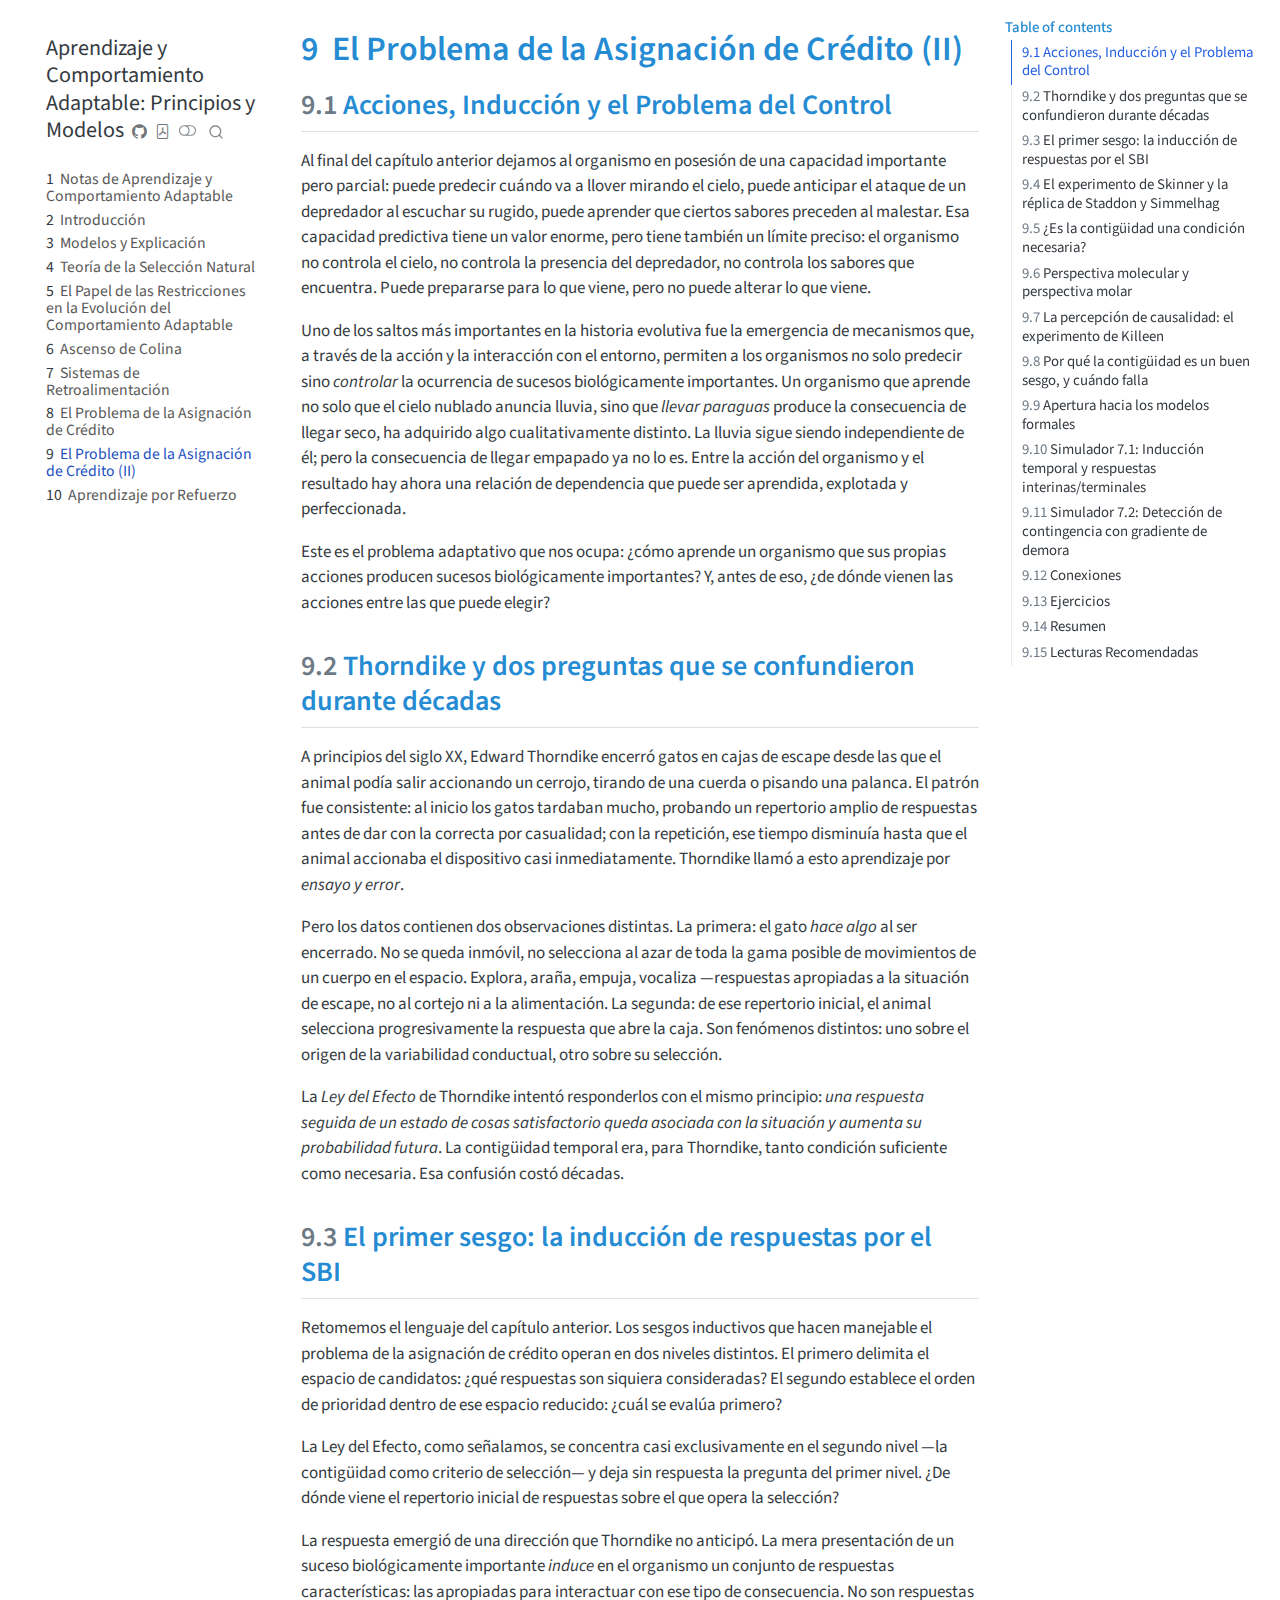
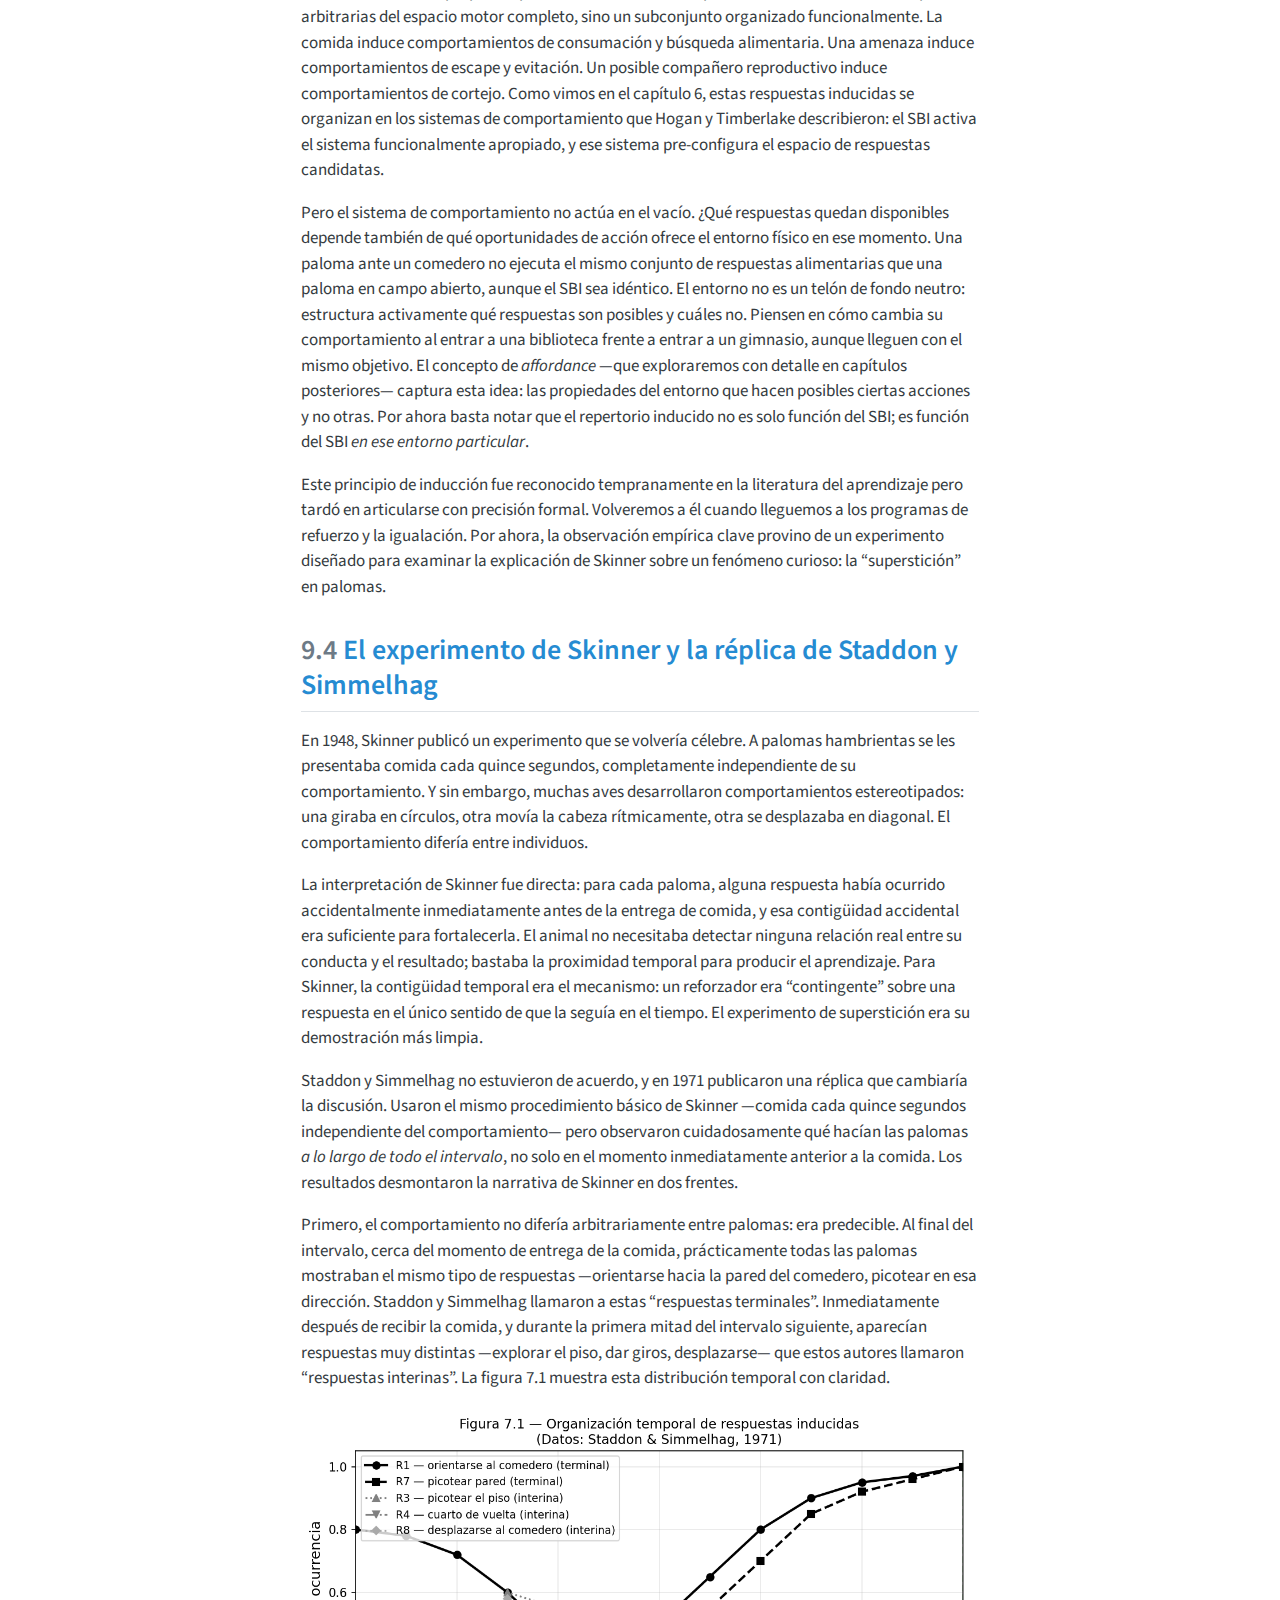
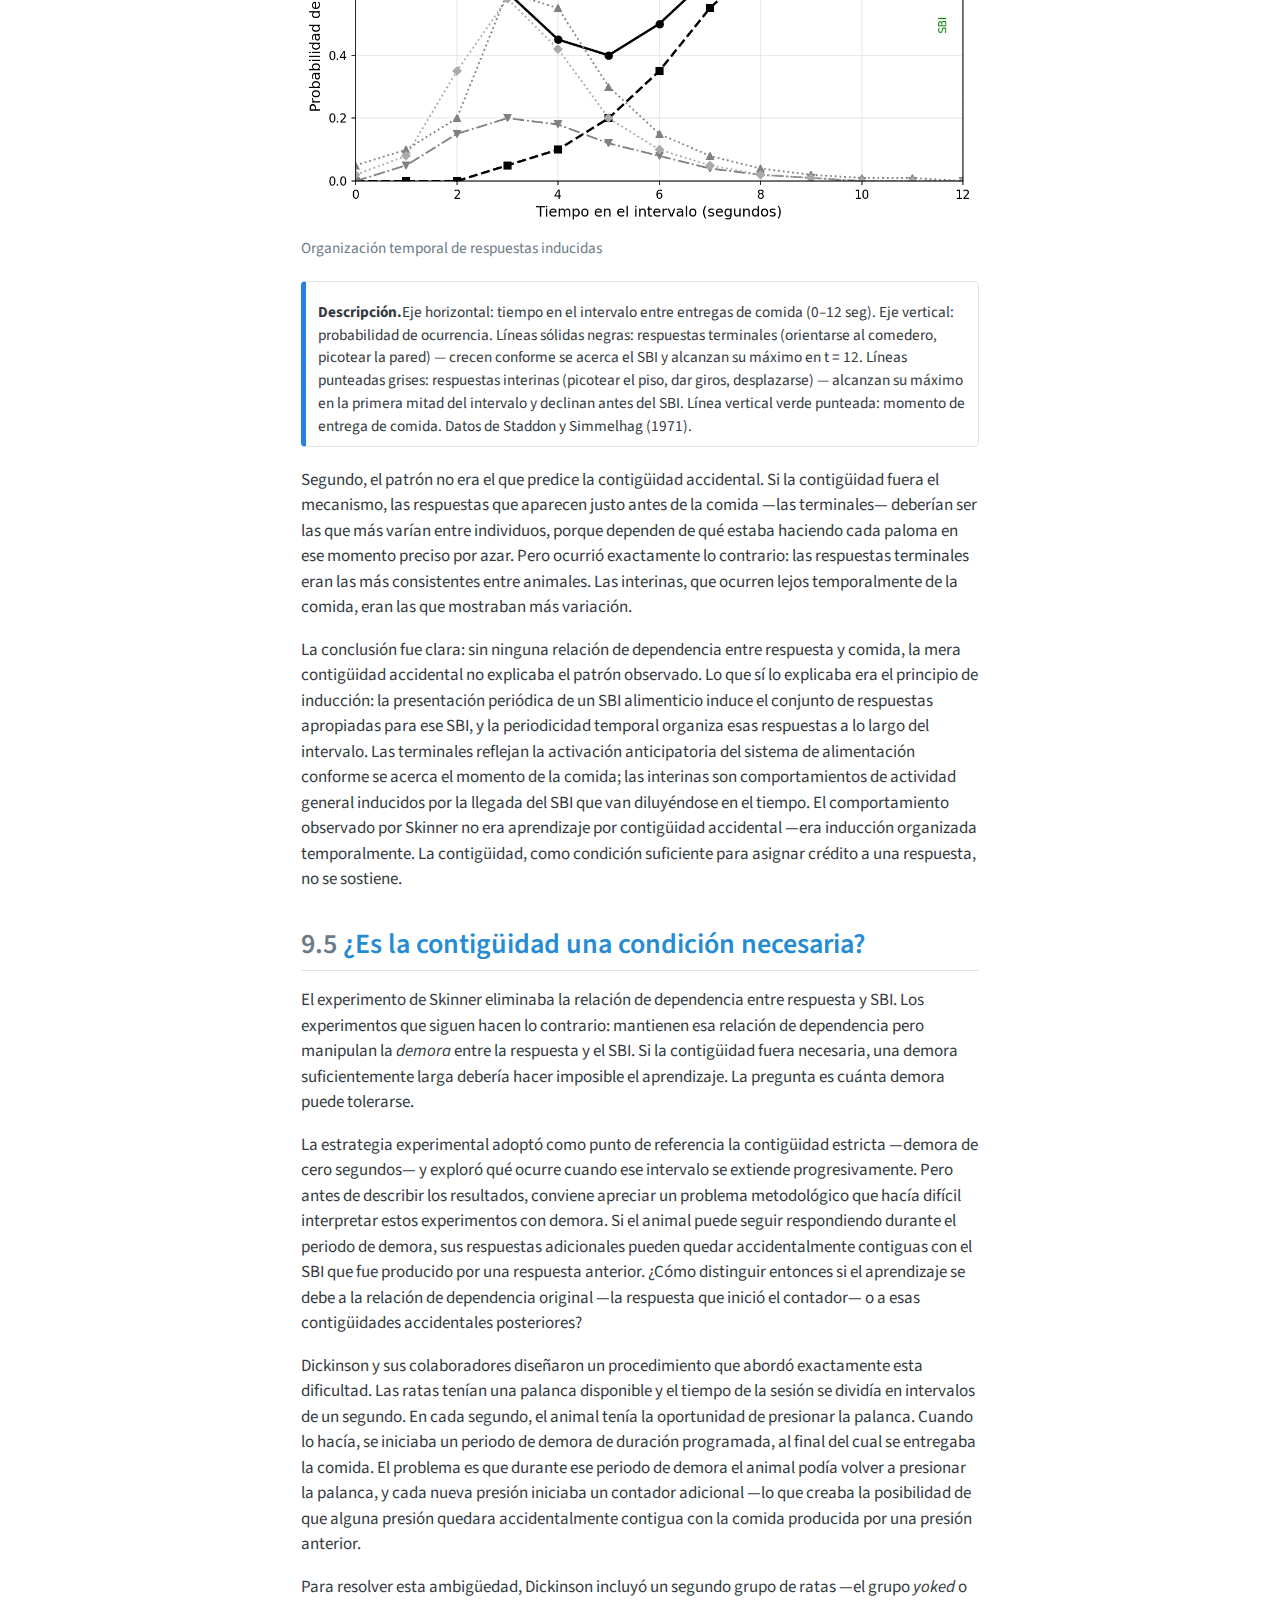
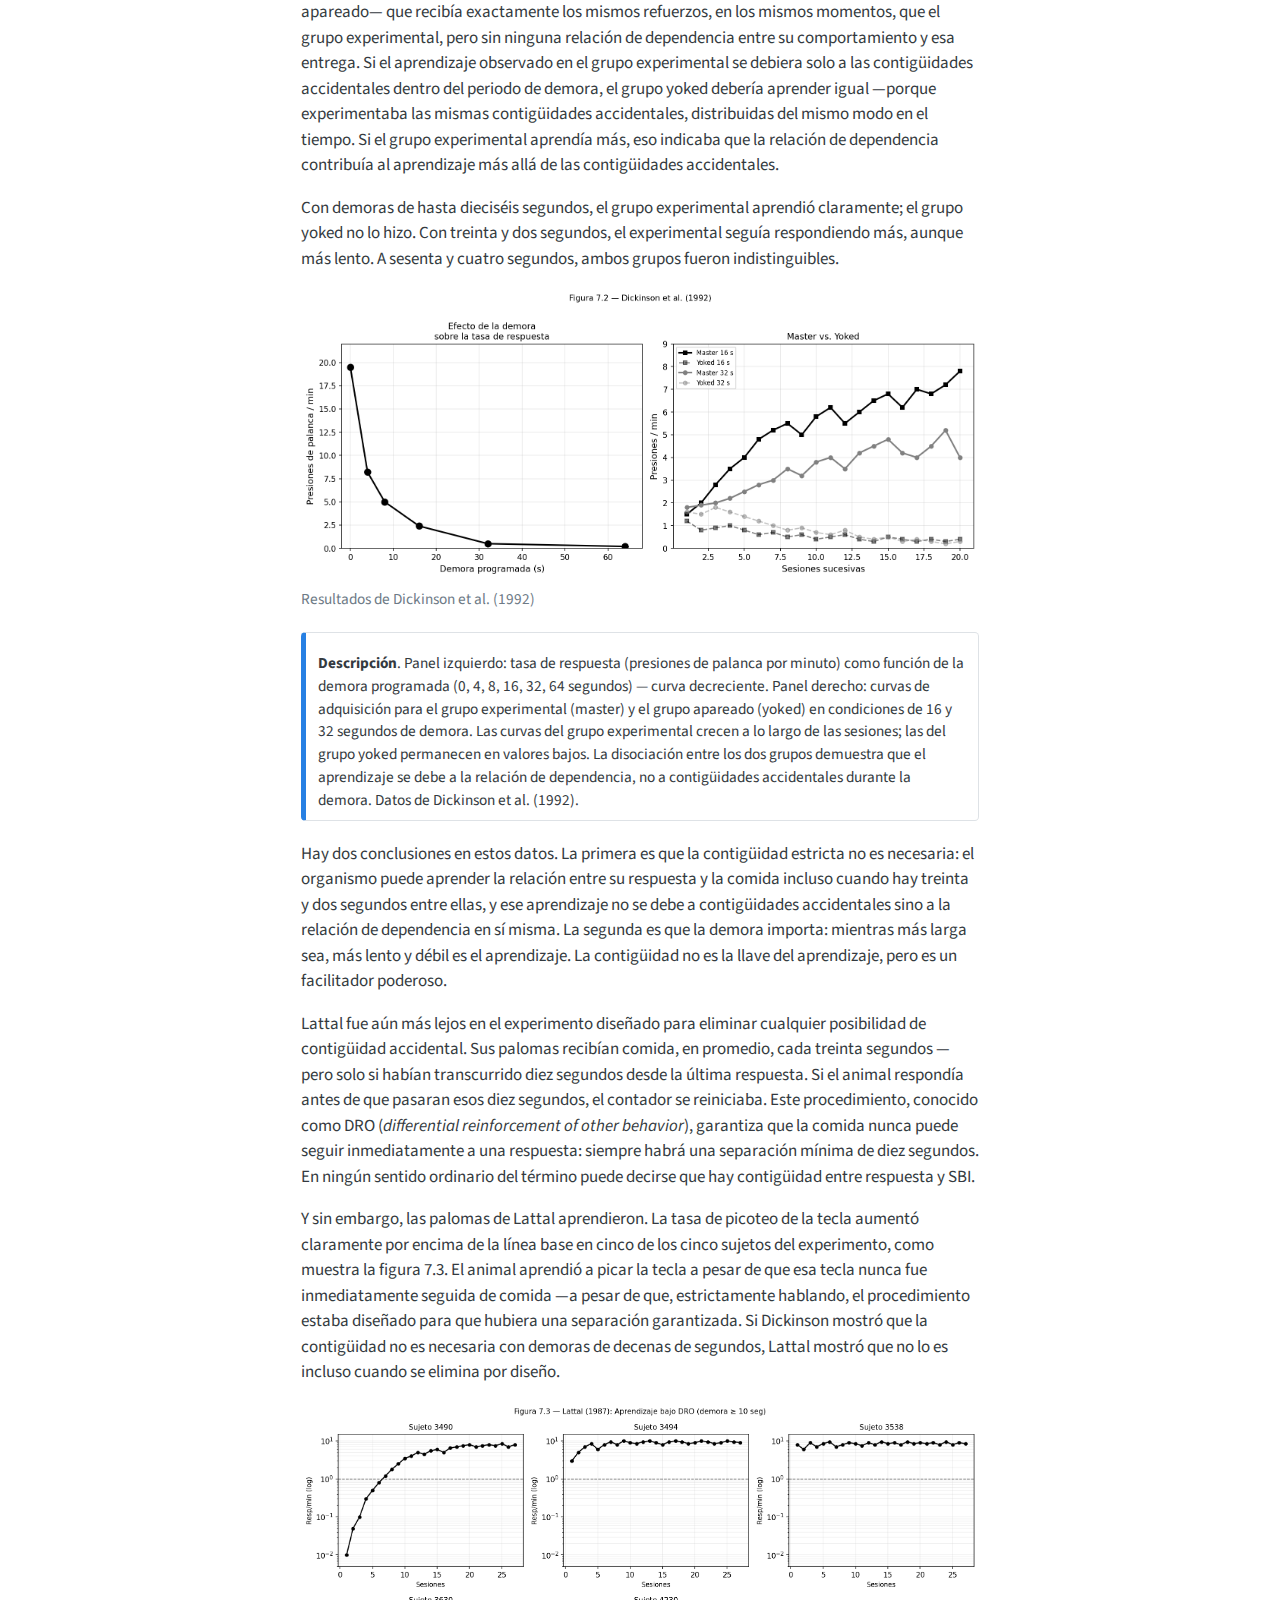
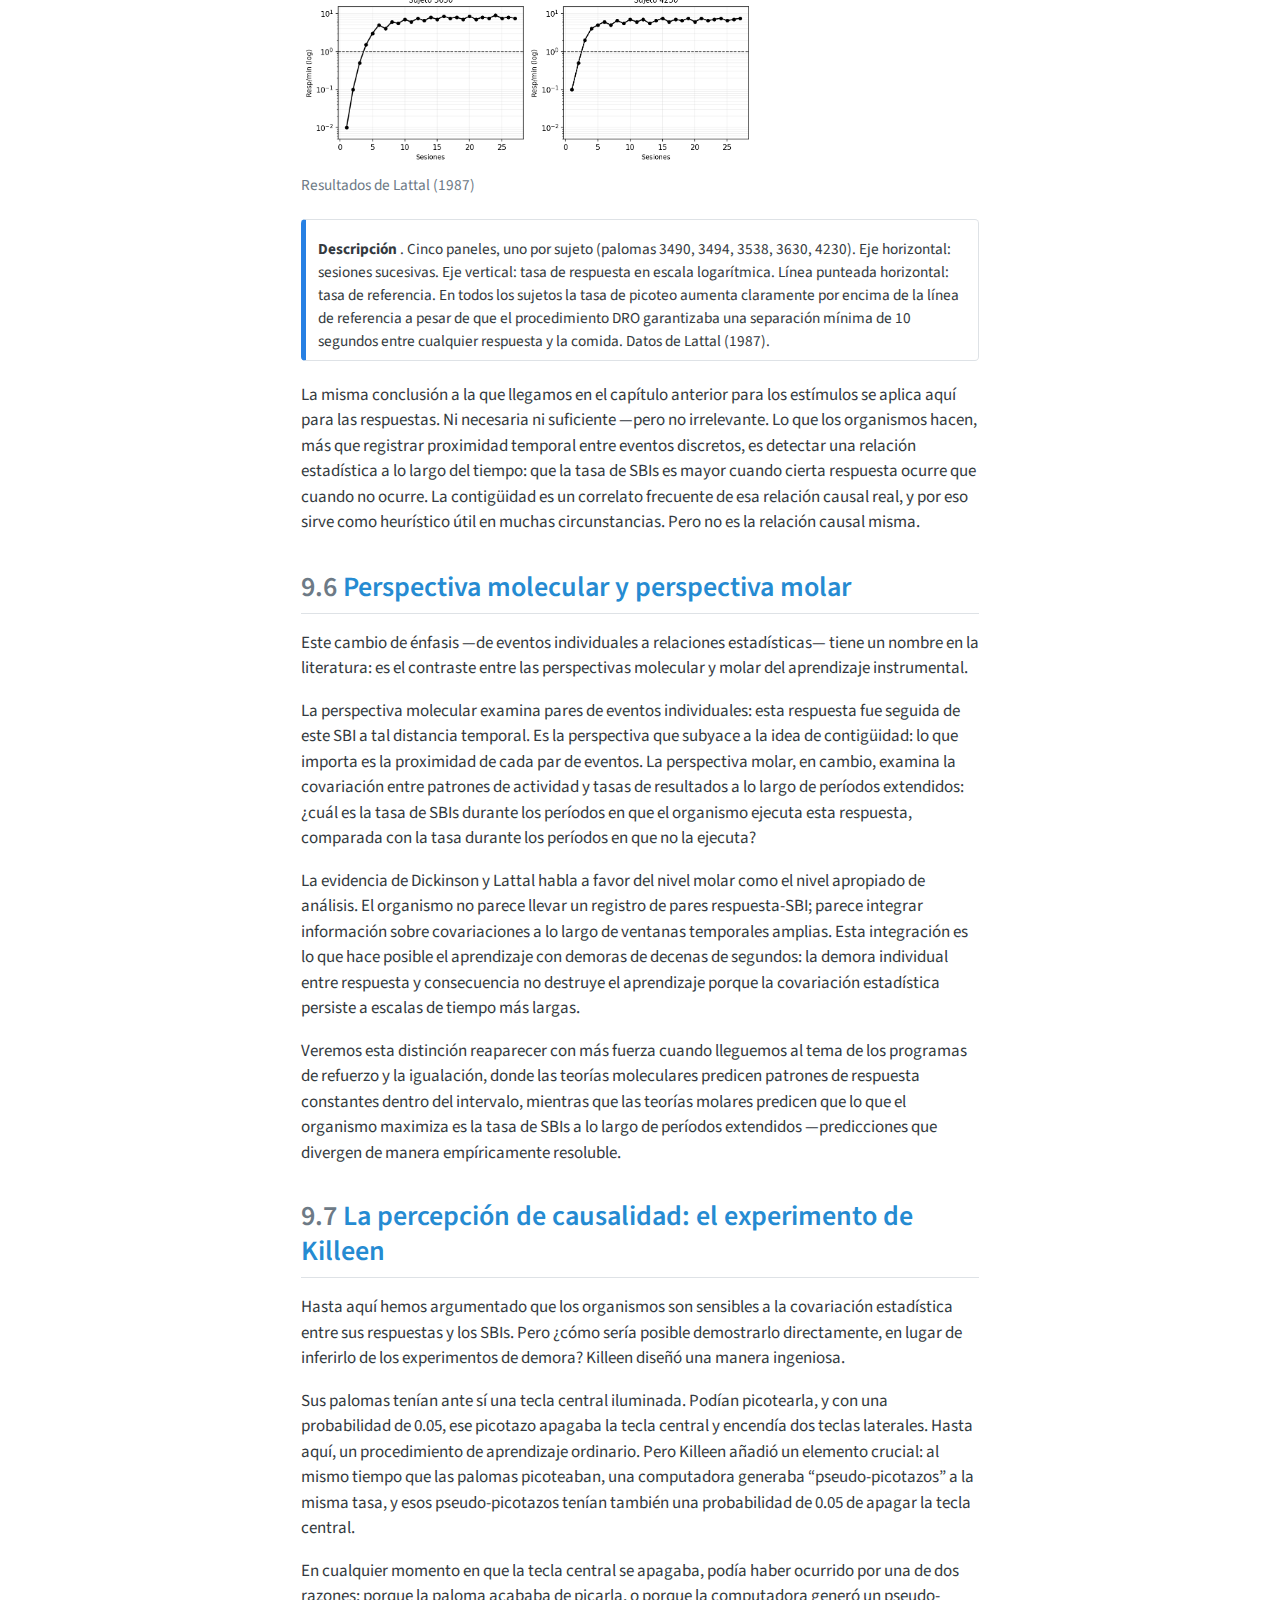
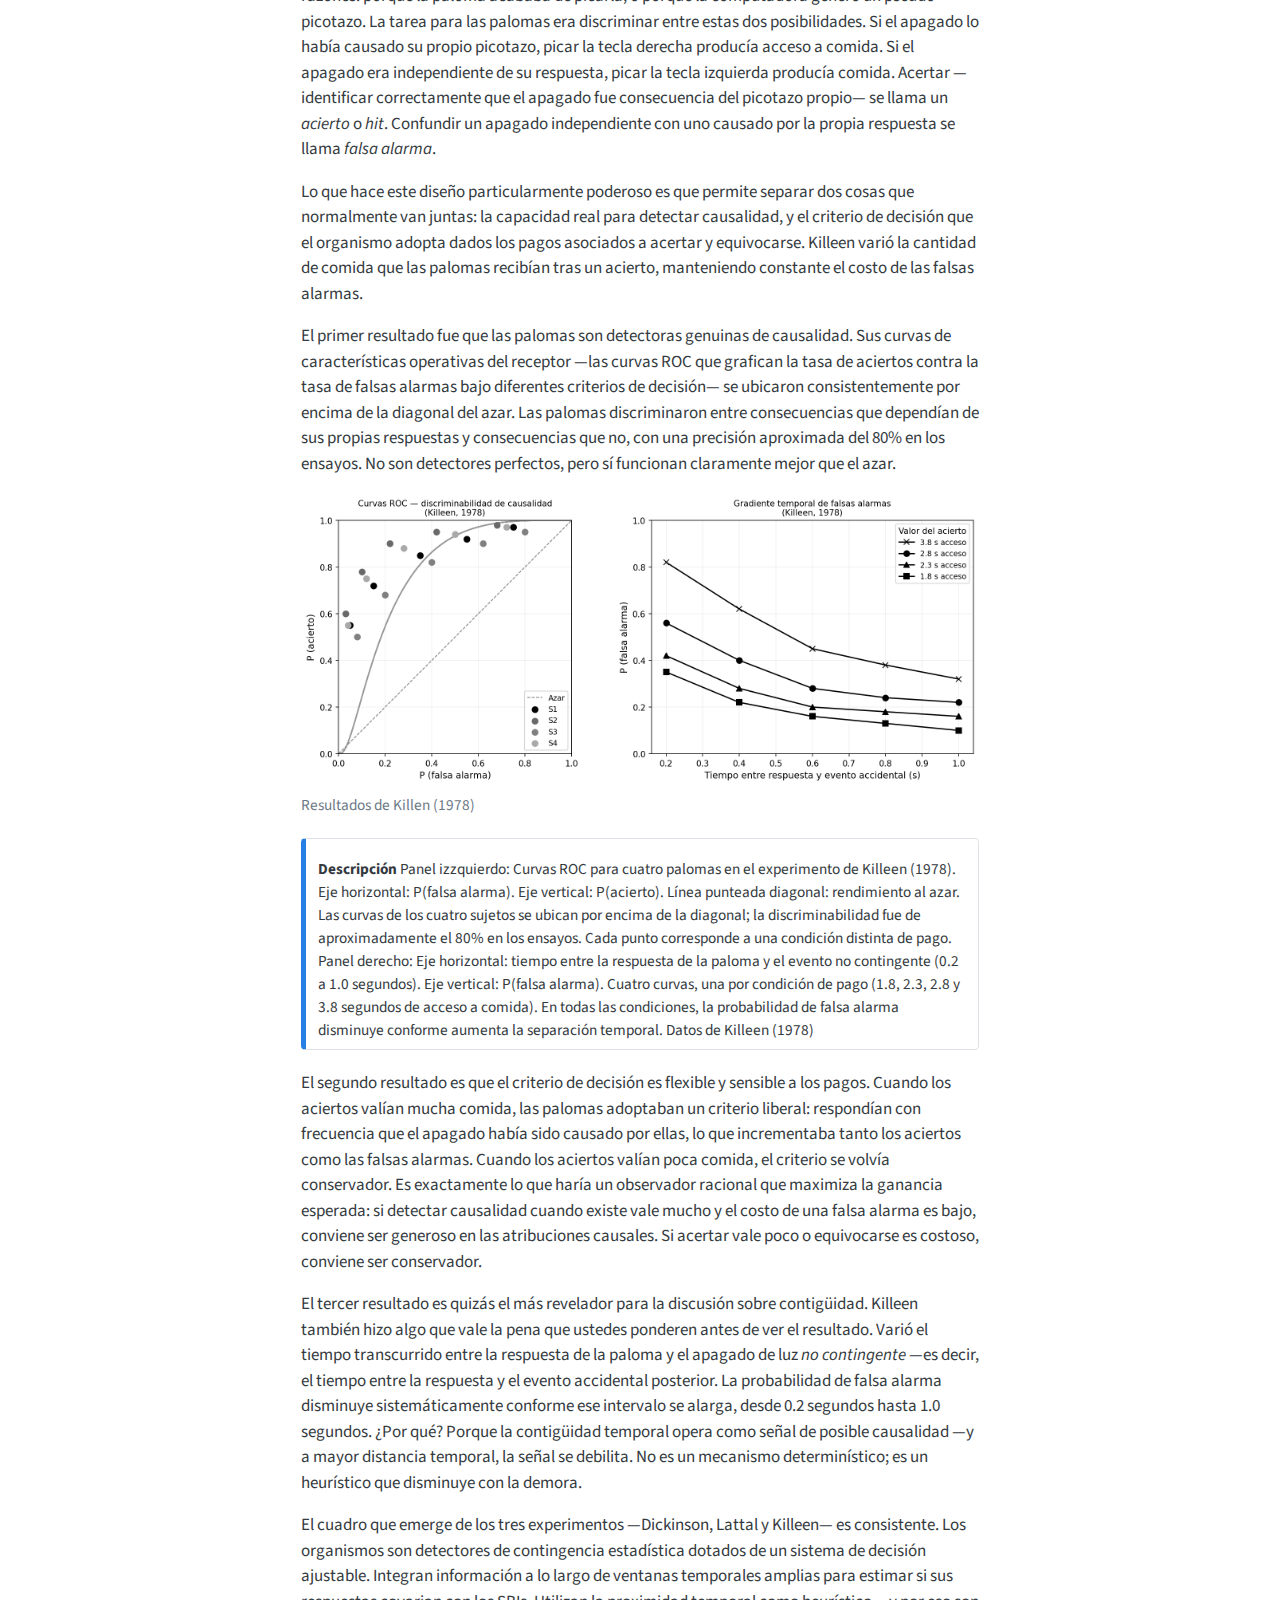
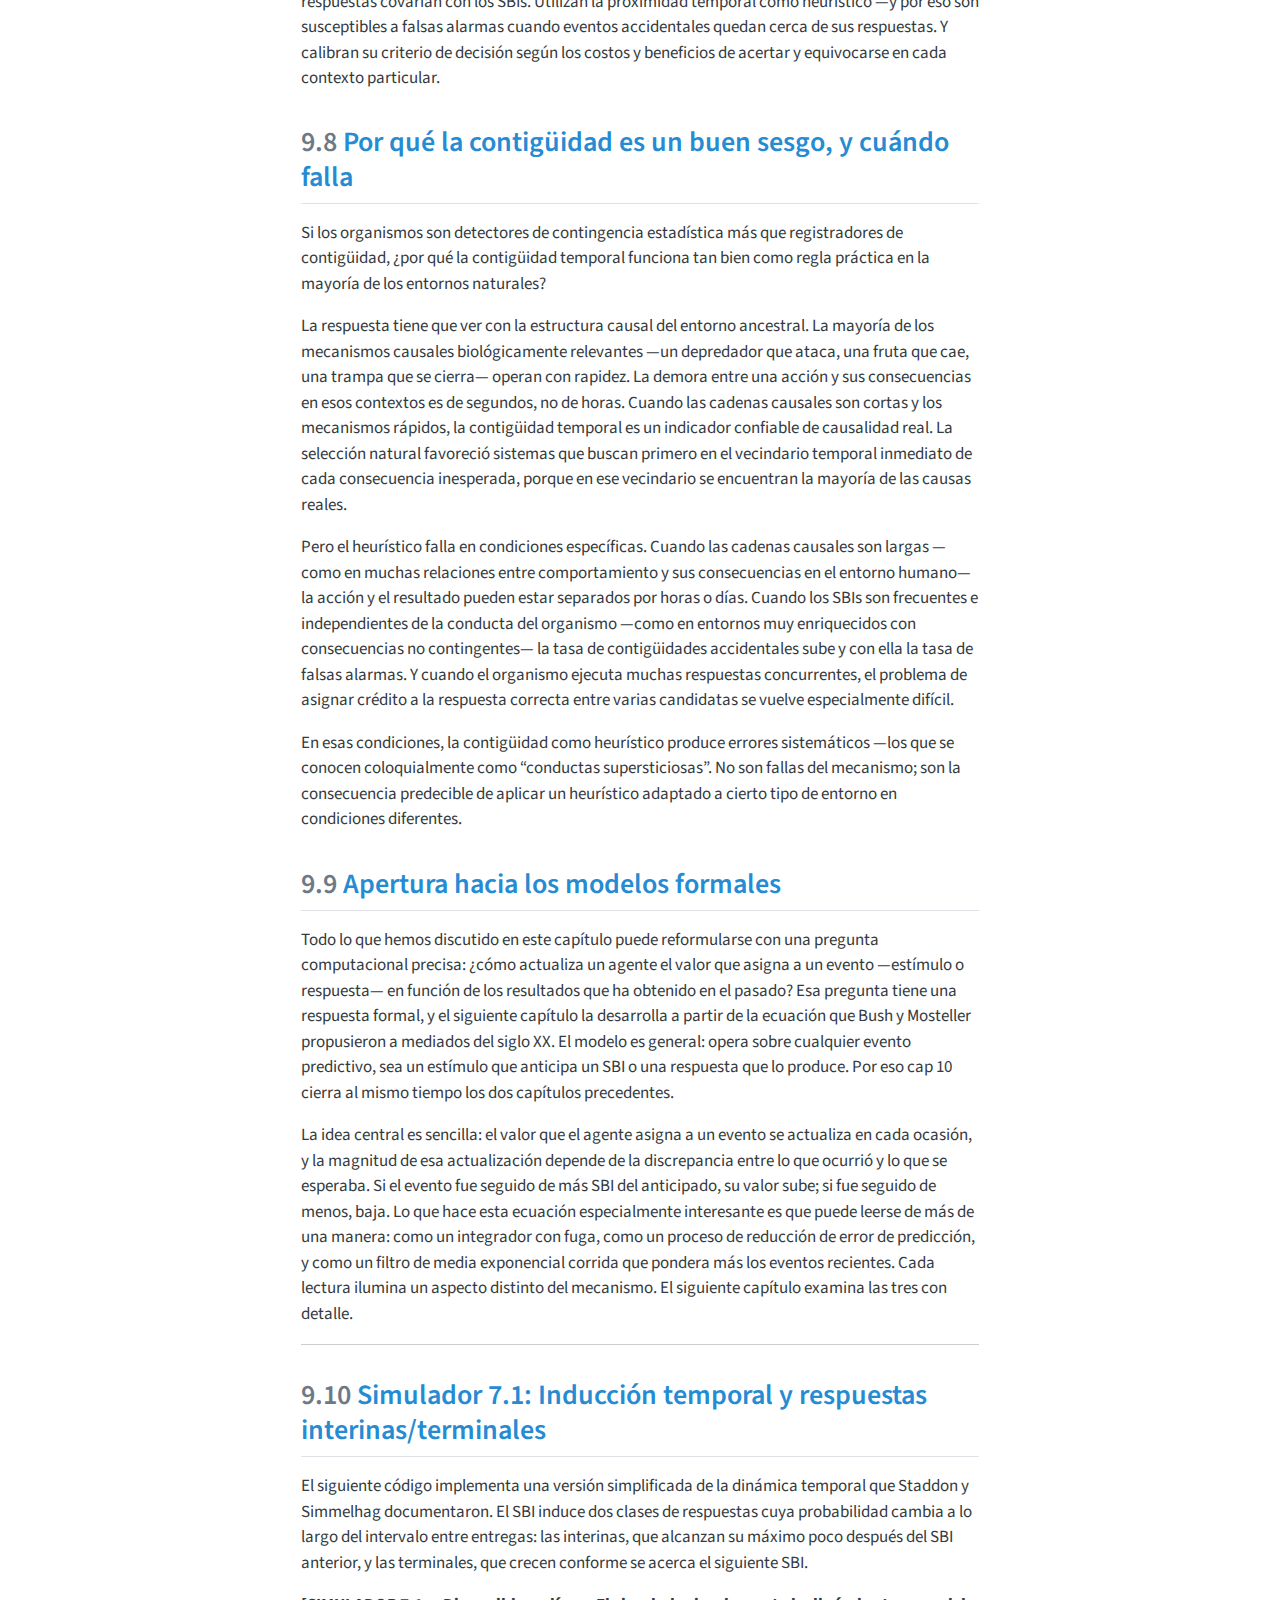
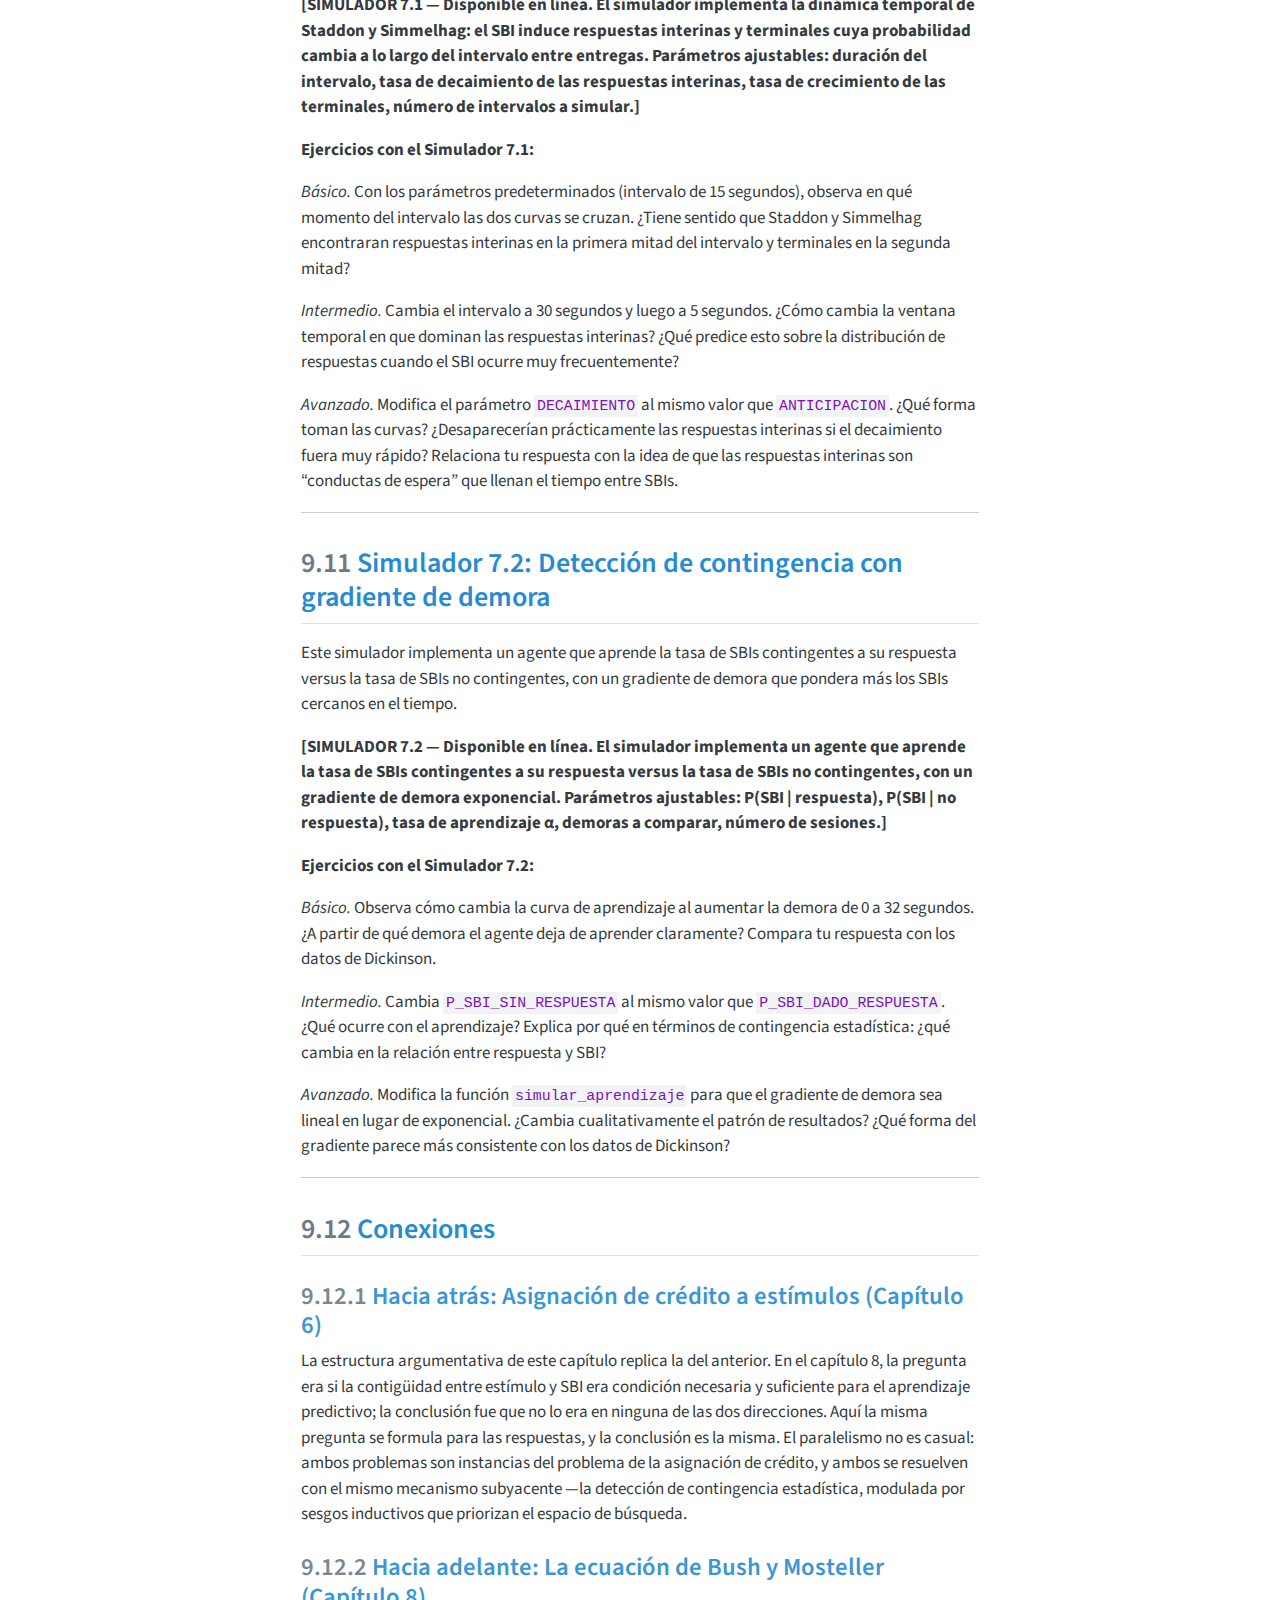
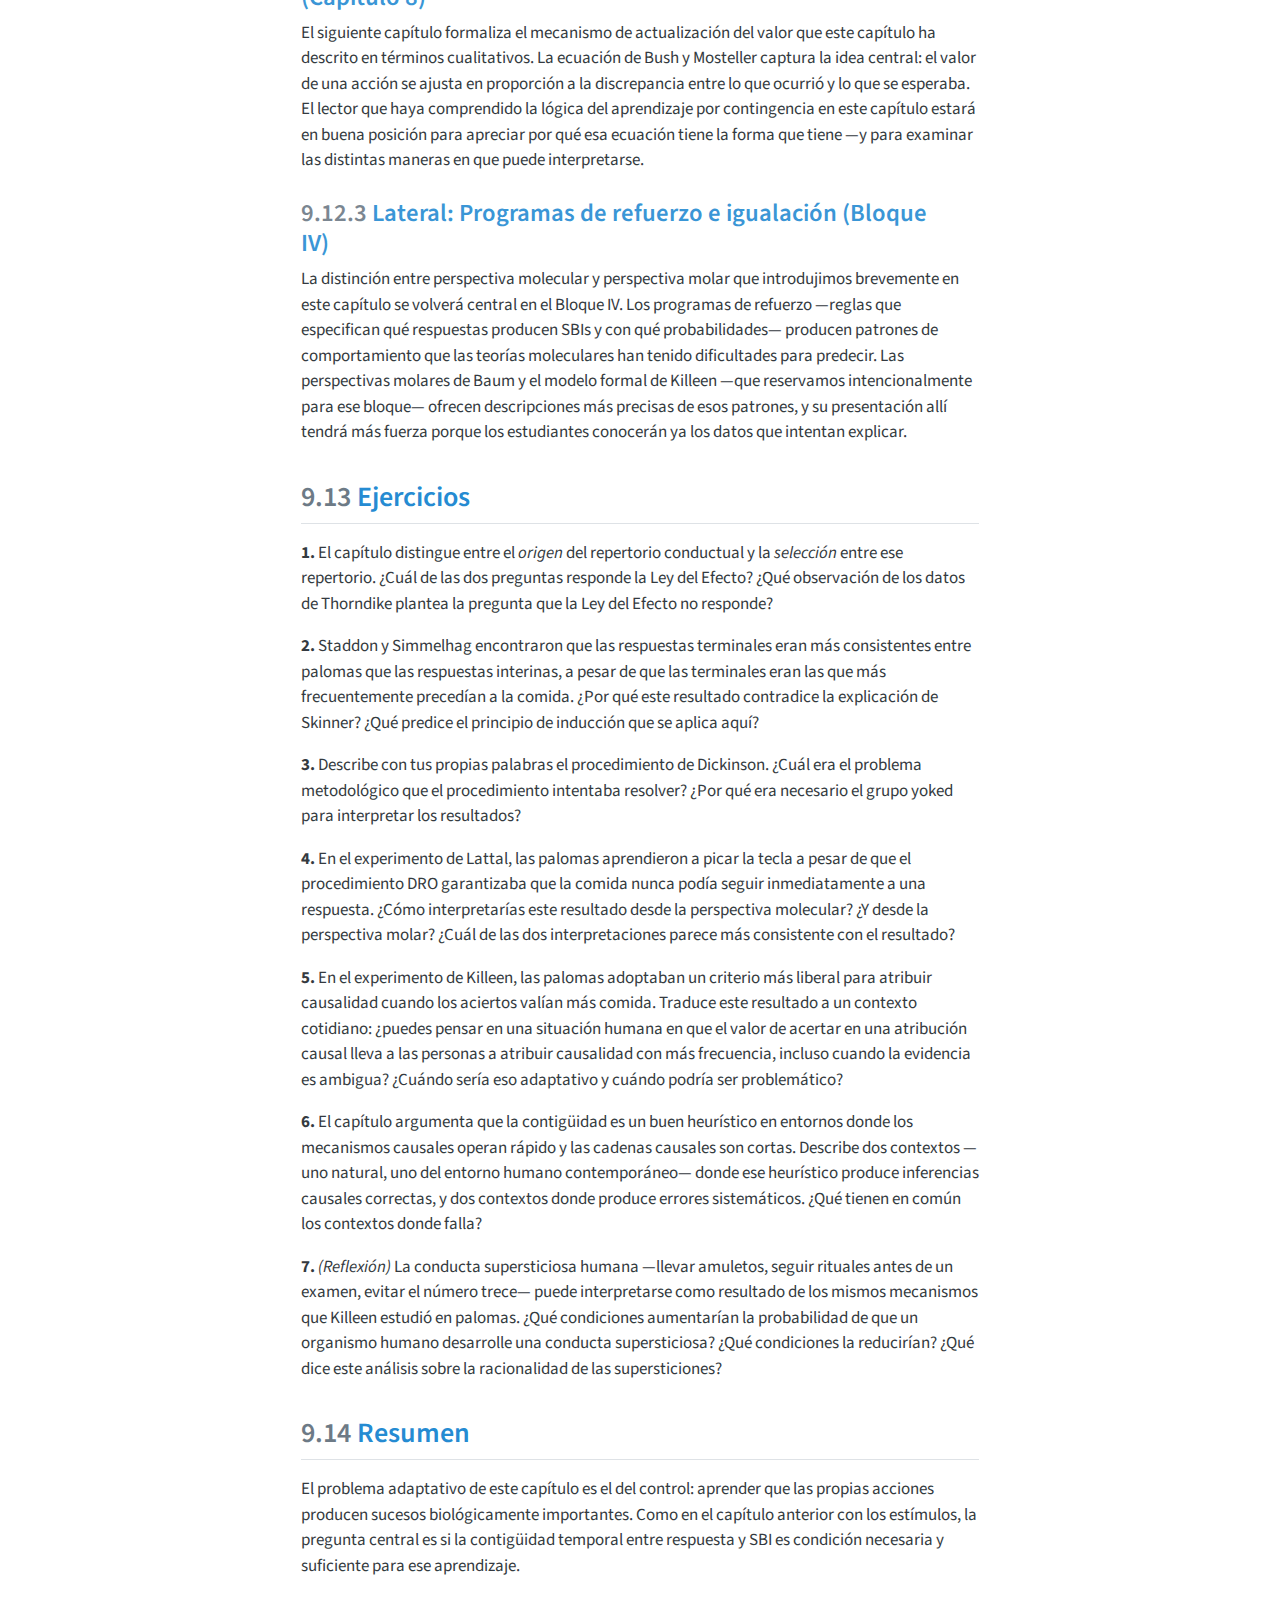
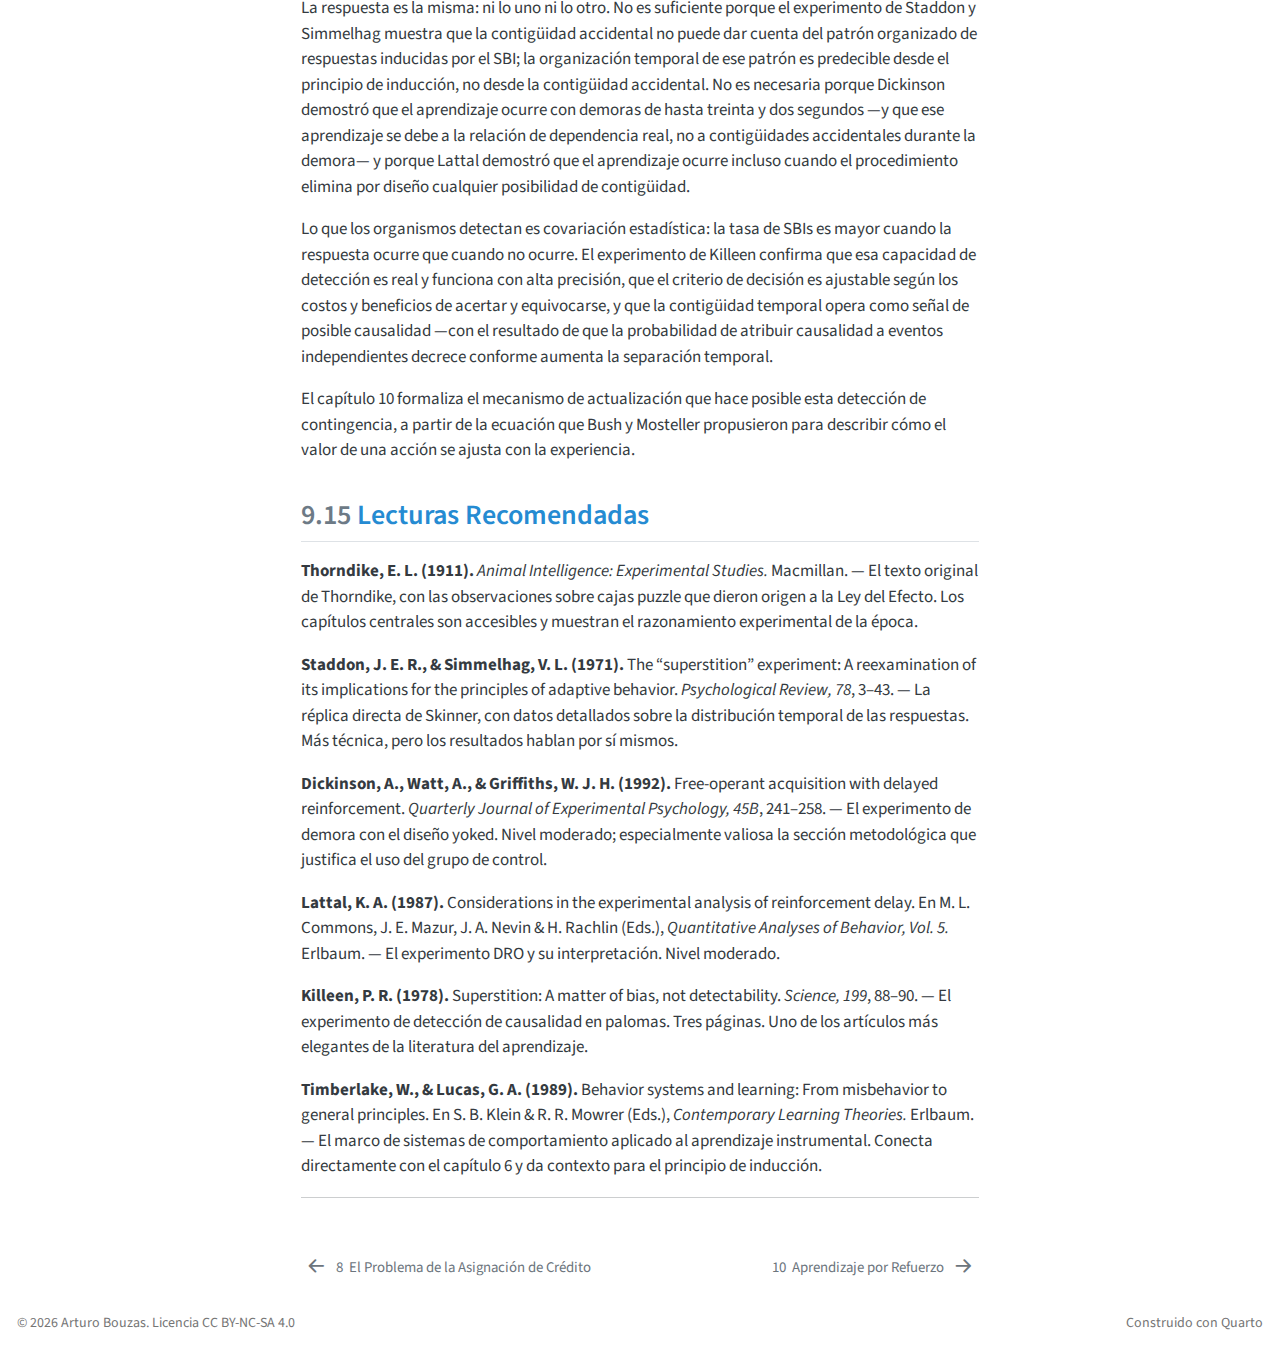
<file: docs/asignacionR.html>
<!DOCTYPE html>
<html xmlns="http://www.w3.org/1999/xhtml" lang="en" xml:lang="en"><head>

<meta charset="utf-8">
<meta name="generator" content="quarto-1.8.26">

<meta name="viewport" content="width=device-width, initial-scale=1.0, user-scalable=yes">


<title>9&nbsp; El Problema de la Asignación de Crédito (II) – Aprendizaje y Comportamiento Adaptable: Principios y Modelos</title>
<style>
code{white-space: pre-wrap;}
span.smallcaps{font-variant: small-caps;}
div.columns{display: flex; gap: min(4vw, 1.5em);}
div.column{flex: auto; overflow-x: auto;}
div.hanging-indent{margin-left: 1.5em; text-indent: -1.5em;}
ul.task-list{list-style: none;}
ul.task-list li input[type="checkbox"] {
  width: 0.8em;
  margin: 0 0.8em 0.2em -1em; /* quarto-specific, see https://github.com/quarto-dev/quarto-cli/issues/4556 */ 
  vertical-align: middle;
}
</style>


<script src="site_libs/quarto-nav/quarto-nav.js"></script>
<script src="site_libs/clipboard/clipboard.min.js"></script>
<script src="site_libs/quarto-search/autocomplete.umd.js"></script>
<script src="site_libs/quarto-search/fuse.min.js"></script>
<script src="site_libs/quarto-search/quarto-search.js"></script>
<meta name="quarto:offset" content="./">
<link href="./refuerzo.html" rel="next">
<link href="./asignacionE.html" rel="prev">
<script src="site_libs/quarto-html/quarto.js" type="module"></script>
<script src="site_libs/quarto-html/tabsets/tabsets.js" type="module"></script>
<script src="site_libs/quarto-html/axe/axe-check.js" type="module"></script>
<script src="site_libs/quarto-html/popper.min.js"></script>
<script src="site_libs/quarto-html/tippy.umd.min.js"></script>
<script src="site_libs/quarto-html/anchor.min.js"></script>
<link href="site_libs/quarto-html/tippy.css" rel="stylesheet">
<link href="site_libs/quarto-html/quarto-syntax-highlighting-587c61ba64f3a5504c4d52d930310e48.css" rel="stylesheet" class="quarto-color-scheme" id="quarto-text-highlighting-styles">
<link href="site_libs/quarto-html/quarto-syntax-highlighting-dark-b758ccaa5987ceb1b75504551e579abf.css" rel="stylesheet" class="quarto-color-scheme quarto-color-alternate" id="quarto-text-highlighting-styles">
<link href="site_libs/quarto-html/quarto-syntax-highlighting-587c61ba64f3a5504c4d52d930310e48.css" rel="stylesheet" class="quarto-color-scheme-extra" id="quarto-text-highlighting-styles">
<script src="site_libs/bootstrap/bootstrap.min.js"></script>
<link href="site_libs/bootstrap/bootstrap-icons.css" rel="stylesheet">
<link href="site_libs/bootstrap/bootstrap-27c261d06b905028a18691de25d09dde.min.css" rel="stylesheet" append-hash="true" class="quarto-color-scheme" id="quarto-bootstrap" data-mode="light">
<link href="site_libs/bootstrap/bootstrap-dark-234501a227967ac462f24af7be37efa8.min.css" rel="stylesheet" append-hash="true" class="quarto-color-scheme quarto-color-alternate" id="quarto-bootstrap" data-mode="dark">
<link href="site_libs/bootstrap/bootstrap-27c261d06b905028a18691de25d09dde.min.css" rel="stylesheet" append-hash="true" class="quarto-color-scheme-extra" id="quarto-bootstrap" data-mode="light">
<script id="quarto-search-options" type="application/json">{
  "location": "sidebar",
  "copy-button": false,
  "collapse-after": 3,
  "panel-placement": "start",
  "type": "overlay",
  "limit": 50,
  "keyboard-shortcut": [
    "f",
    "/",
    "s"
  ],
  "language": {
    "search-no-results-text": "No results",
    "search-matching-documents-text": "matching documents",
    "search-copy-link-title": "Copy link to search",
    "search-hide-matches-text": "Hide additional matches",
    "search-more-match-text": "more match in this document",
    "search-more-matches-text": "more matches in this document",
    "search-clear-button-title": "Clear",
    "search-text-placeholder": "",
    "search-detached-cancel-button-title": "Cancel",
    "search-submit-button-title": "Submit",
    "search-label": "Search"
  }
}</script>


<link rel="stylesheet" href="styles/custom.css">
</head>

<body class="nav-sidebar floating quarto-light"><script id="quarto-html-before-body" type="application/javascript">
    const toggleBodyColorMode = (bsSheetEl) => {
      const mode = bsSheetEl.getAttribute("data-mode");
      const bodyEl = window.document.querySelector("body");
      if (mode === "dark") {
        bodyEl.classList.add("quarto-dark");
        bodyEl.classList.remove("quarto-light");
      } else {
        bodyEl.classList.add("quarto-light");
        bodyEl.classList.remove("quarto-dark");
      }
    }
    const toggleBodyColorPrimary = () => {
      const bsSheetEl = window.document.querySelector("link#quarto-bootstrap:not([rel=disabled-stylesheet])");
      if (bsSheetEl) {
        toggleBodyColorMode(bsSheetEl);
      }
    }
    const setColorSchemeToggle = (alternate) => {
      const toggles = window.document.querySelectorAll('.quarto-color-scheme-toggle');
      for (let i=0; i < toggles.length; i++) {
        const toggle = toggles[i];
        if (toggle) {
          if (alternate) {
            toggle.classList.add("alternate");
          } else {
            toggle.classList.remove("alternate");
          }
        }
      }
    };
    const toggleColorMode = (alternate) => {
      // Switch the stylesheets
      const primaryStylesheets = window.document.querySelectorAll('link.quarto-color-scheme:not(.quarto-color-alternate)');
      const alternateStylesheets = window.document.querySelectorAll('link.quarto-color-scheme.quarto-color-alternate');
      manageTransitions('#quarto-margin-sidebar .nav-link', false);
      if (alternate) {
        // note: dark is layered on light, we don't disable primary!
        enableStylesheet(alternateStylesheets);
        for (const sheetNode of alternateStylesheets) {
          if (sheetNode.id === "quarto-bootstrap") {
            toggleBodyColorMode(sheetNode);
          }
        }
      } else {
        disableStylesheet(alternateStylesheets);
        enableStylesheet(primaryStylesheets)
        toggleBodyColorPrimary();
      }
      manageTransitions('#quarto-margin-sidebar .nav-link', true);
      // Switch the toggles
      setColorSchemeToggle(alternate)
      // Hack to workaround the fact that safari doesn't
      // properly recolor the scrollbar when toggling (#1455)
      if (navigator.userAgent.indexOf('Safari') > 0 && navigator.userAgent.indexOf('Chrome') == -1) {
        manageTransitions("body", false);
        window.scrollTo(0, 1);
        setTimeout(() => {
          window.scrollTo(0, 0);
          manageTransitions("body", true);
        }, 40);
      }
    }
    const disableStylesheet = (stylesheets) => {
      for (let i=0; i < stylesheets.length; i++) {
        const stylesheet = stylesheets[i];
        stylesheet.rel = 'disabled-stylesheet';
      }
    }
    const enableStylesheet = (stylesheets) => {
      for (let i=0; i < stylesheets.length; i++) {
        const stylesheet = stylesheets[i];
        if(stylesheet.rel !== 'stylesheet') { // for Chrome, which will still FOUC without this check
          stylesheet.rel = 'stylesheet';
        }
      }
    }
    const manageTransitions = (selector, allowTransitions) => {
      const els = window.document.querySelectorAll(selector);
      for (let i=0; i < els.length; i++) {
        const el = els[i];
        if (allowTransitions) {
          el.classList.remove('notransition');
        } else {
          el.classList.add('notransition');
        }
      }
    }
    const isFileUrl = () => {
      return window.location.protocol === 'file:';
    }
    const hasAlternateSentinel = () => {
      let styleSentinel = getColorSchemeSentinel();
      if (styleSentinel !== null) {
        return styleSentinel === "alternate";
      } else {
        return false;
      }
    }
    const setStyleSentinel = (alternate) => {
      const value = alternate ? "alternate" : "default";
      if (!isFileUrl()) {
        window.localStorage.setItem("quarto-color-scheme", value);
      } else {
        localAlternateSentinel = value;
      }
    }
    const getColorSchemeSentinel = () => {
      if (!isFileUrl()) {
        const storageValue = window.localStorage.getItem("quarto-color-scheme");
        return storageValue != null ? storageValue : localAlternateSentinel;
      } else {
        return localAlternateSentinel;
      }
    }
    const toggleGiscusIfUsed = (isAlternate, darkModeDefault) => {
      const baseTheme = document.querySelector('#giscus-base-theme')?.value ?? 'light';
      const alternateTheme = document.querySelector('#giscus-alt-theme')?.value ?? 'dark';
      let newTheme = '';
      if(authorPrefersDark) {
        newTheme = isAlternate ? baseTheme : alternateTheme;
      } else {
        newTheme = isAlternate ? alternateTheme : baseTheme;
      }
      const changeGiscusTheme = () => {
        // From: https://github.com/giscus/giscus/issues/336
        const sendMessage = (message) => {
          const iframe = document.querySelector('iframe.giscus-frame');
          if (!iframe) return;
          iframe.contentWindow.postMessage({ giscus: message }, 'https://giscus.app');
        }
        sendMessage({
          setConfig: {
            theme: newTheme
          }
        });
      }
      const isGiscussLoaded = window.document.querySelector('iframe.giscus-frame') !== null;
      if (isGiscussLoaded) {
        changeGiscusTheme();
      }
    };
    const authorPrefersDark = false;
    const darkModeDefault = authorPrefersDark;
      document.querySelector('link#quarto-text-highlighting-styles.quarto-color-scheme-extra').rel = 'disabled-stylesheet';
      document.querySelector('link#quarto-bootstrap.quarto-color-scheme-extra').rel = 'disabled-stylesheet';
    let localAlternateSentinel = darkModeDefault ? 'alternate' : 'default';
    // Dark / light mode switch
    window.quartoToggleColorScheme = () => {
      // Read the current dark / light value
      let toAlternate = !hasAlternateSentinel();
      toggleColorMode(toAlternate);
      setStyleSentinel(toAlternate);
      toggleGiscusIfUsed(toAlternate, darkModeDefault);
      window.dispatchEvent(new Event('resize'));
    };
    // Switch to dark mode if need be
    if (hasAlternateSentinel()) {
      toggleColorMode(true);
    } else {
      toggleColorMode(false);
    }
  </script>

<div id="quarto-search-results"></div>
  <header id="quarto-header" class="headroom fixed-top">
  <nav class="quarto-secondary-nav">
    <div class="container-fluid d-flex">
      <button type="button" class="quarto-btn-toggle btn" data-bs-toggle="collapse" role="button" data-bs-target=".quarto-sidebar-collapse-item" aria-controls="quarto-sidebar" aria-expanded="false" aria-label="Toggle sidebar navigation" onclick="if (window.quartoToggleHeadroom) { window.quartoToggleHeadroom(); }">
        <i class="bi bi-layout-text-sidebar-reverse"></i>
      </button>
        <nav class="quarto-page-breadcrumbs" aria-label="breadcrumb"><ol class="breadcrumb"><li class="breadcrumb-item"><a href="./asignacionR.html"><span class="chapter-number">9</span>&nbsp; <span class="chapter-title">El Problema de la Asignación de Crédito (II)</span></a></li></ol></nav>
        <a class="flex-grow-1" role="navigation" data-bs-toggle="collapse" data-bs-target=".quarto-sidebar-collapse-item" aria-controls="quarto-sidebar" aria-expanded="false" aria-label="Toggle sidebar navigation" onclick="if (window.quartoToggleHeadroom) { window.quartoToggleHeadroom(); }">      
        </a>
      <button type="button" class="btn quarto-search-button" aria-label="Search" onclick="window.quartoOpenSearch();">
        <i class="bi bi-search"></i>
      </button>
    </div>
  </nav>
</header>
<!-- content -->
<div id="quarto-content" class="quarto-container page-columns page-rows-contents page-layout-article">
<!-- sidebar -->
  <nav id="quarto-sidebar" class="sidebar collapse collapse-horizontal quarto-sidebar-collapse-item sidebar-navigation floating overflow-auto">
    <div class="pt-lg-2 mt-2 text-left sidebar-header">
    <div class="sidebar-title mb-0 py-0">
      <a href="./">Aprendizaje y Comportamiento Adaptable: Principios y Modelos</a> 
        <div class="sidebar-tools-main tools-wide">
    <a href="https://github.com/bouzaslab25/libro-aca" title="Ver en GitHub" class="quarto-navigation-tool px-1" aria-label="Ver en GitHub"><i class="bi bi-github"></i></a>
    <a href="./Aprendizaje-y-Comportamiento-Adaptable--Principios-y-Modelos.pdf" title="Download PDF" class="quarto-navigation-tool px-1" aria-label="Download PDF"><i class="bi bi-file-pdf"></i></a>
  <a href="" class="quarto-color-scheme-toggle quarto-navigation-tool  px-1" onclick="window.quartoToggleColorScheme(); return false;" title="Toggle dark mode"><i class="bi"></i></a>
    <div id="quarto-search" class="quarto-navigation-tool px-1" title="Search"></div>
</div>
    </div>
      </div>
    <div class="sidebar-menu-container"> 
    <ul class="list-unstyled mt-1">
        <li class="sidebar-item">
  <div class="sidebar-item-container"> 
  <a href="./index.html" class="sidebar-item-text sidebar-link">
 <span class="menu-text"><span class="chapter-number">1</span>&nbsp; <span class="chapter-title">Notas de Aprendizaje y Comportamiento Adaptable</span></span></a>
  </div>
</li>
        <li class="sidebar-item">
  <div class="sidebar-item-container"> 
  <a href="./intro.html" class="sidebar-item-text sidebar-link">
 <span class="menu-text"><span class="chapter-number">2</span>&nbsp; <span class="chapter-title">Introducción</span></span></a>
  </div>
</li>
        <li class="sidebar-item">
  <div class="sidebar-item-container"> 
  <a href="./explicacion.html" class="sidebar-item-text sidebar-link">
 <span class="menu-text"><span class="chapter-number">3</span>&nbsp; <span class="chapter-title">Modelos y Explicación</span></span></a>
  </div>
</li>
        <li class="sidebar-item">
  <div class="sidebar-item-container"> 
  <a href="./evolucion.html" class="sidebar-item-text sidebar-link">
 <span class="menu-text"><span class="chapter-number">4</span>&nbsp; <span class="chapter-title">Teoría de la Selección Natural</span></span></a>
  </div>
</li>
        <li class="sidebar-item">
  <div class="sidebar-item-container"> 
  <a href="./Restricciones.html" class="sidebar-item-text sidebar-link">
 <span class="menu-text"><span class="chapter-number">5</span>&nbsp; <span class="chapter-title">El Papel de las Restricciones en la Evolución del Comportamiento Adaptable</span></span></a>
  </div>
</li>
        <li class="sidebar-item">
  <div class="sidebar-item-container"> 
  <a href="./ascenso.html" class="sidebar-item-text sidebar-link">
 <span class="menu-text"><span class="chapter-number">6</span>&nbsp; <span class="chapter-title">Ascenso de Colina</span></span></a>
  </div>
</li>
        <li class="sidebar-item">
  <div class="sidebar-item-container"> 
  <a href="./retroalimentacion.html" class="sidebar-item-text sidebar-link">
 <span class="menu-text"><span class="chapter-number">7</span>&nbsp; <span class="chapter-title">Sistemas de Retroalimentación</span></span></a>
  </div>
</li>
        <li class="sidebar-item">
  <div class="sidebar-item-container"> 
  <a href="./asignacionE.html" class="sidebar-item-text sidebar-link">
 <span class="menu-text"><span class="chapter-number">8</span>&nbsp; <span class="chapter-title">El Problema de la Asignación de Crédito</span></span></a>
  </div>
</li>
        <li class="sidebar-item">
  <div class="sidebar-item-container"> 
  <a href="./asignacionR.html" class="sidebar-item-text sidebar-link active">
 <span class="menu-text"><span class="chapter-number">9</span>&nbsp; <span class="chapter-title">El Problema de la Asignación de Crédito (II)</span></span></a>
  </div>
</li>
        <li class="sidebar-item">
  <div class="sidebar-item-container"> 
  <a href="./refuerzo.html" class="sidebar-item-text sidebar-link">
 <span class="menu-text"><span class="chapter-number">10</span>&nbsp; <span class="chapter-title">Aprendizaje por Refuerzo</span></span></a>
  </div>
</li>
    </ul>
    </div>
</nav>
<div id="quarto-sidebar-glass" class="quarto-sidebar-collapse-item" data-bs-toggle="collapse" data-bs-target=".quarto-sidebar-collapse-item"></div>
<!-- margin-sidebar -->
    <div id="quarto-margin-sidebar" class="sidebar margin-sidebar">
        <nav id="TOC" role="doc-toc" class="toc-active">
    <h2 id="toc-title">Table of contents</h2>
   
  <ul>
  <li><a href="#acciones-inducción-y-el-problema-del-control" id="toc-acciones-inducción-y-el-problema-del-control" class="nav-link active" data-scroll-target="#acciones-inducción-y-el-problema-del-control"><span class="header-section-number">9.1</span> Acciones, Inducción y el Problema del Control</a></li>
  <li><a href="#thorndike-y-dos-preguntas-que-se-confundieron-durante-décadas" id="toc-thorndike-y-dos-preguntas-que-se-confundieron-durante-décadas" class="nav-link" data-scroll-target="#thorndike-y-dos-preguntas-que-se-confundieron-durante-décadas"><span class="header-section-number">9.2</span> Thorndike y dos preguntas que se confundieron durante décadas</a></li>
  <li><a href="#el-primer-sesgo-la-inducción-de-respuestas-por-el-sbi" id="toc-el-primer-sesgo-la-inducción-de-respuestas-por-el-sbi" class="nav-link" data-scroll-target="#el-primer-sesgo-la-inducción-de-respuestas-por-el-sbi"><span class="header-section-number">9.3</span> El primer sesgo: la inducción de respuestas por el SBI</a></li>
  <li><a href="#el-experimento-de-skinner-y-la-réplica-de-staddon-y-simmelhag" id="toc-el-experimento-de-skinner-y-la-réplica-de-staddon-y-simmelhag" class="nav-link" data-scroll-target="#el-experimento-de-skinner-y-la-réplica-de-staddon-y-simmelhag"><span class="header-section-number">9.4</span> El experimento de Skinner y la réplica de Staddon y Simmelhag</a></li>
  <li><a href="#es-la-contigüidad-una-condición-necesaria" id="toc-es-la-contigüidad-una-condición-necesaria" class="nav-link" data-scroll-target="#es-la-contigüidad-una-condición-necesaria"><span class="header-section-number">9.5</span> ¿Es la contigüidad una condición necesaria?</a></li>
  <li><a href="#perspectiva-molecular-y-perspectiva-molar" id="toc-perspectiva-molecular-y-perspectiva-molar" class="nav-link" data-scroll-target="#perspectiva-molecular-y-perspectiva-molar"><span class="header-section-number">9.6</span> Perspectiva molecular y perspectiva molar</a></li>
  <li><a href="#la-percepción-de-causalidad-el-experimento-de-killeen" id="toc-la-percepción-de-causalidad-el-experimento-de-killeen" class="nav-link" data-scroll-target="#la-percepción-de-causalidad-el-experimento-de-killeen"><span class="header-section-number">9.7</span> La percepción de causalidad: el experimento de Killeen</a></li>
  <li><a href="#por-qué-la-contigüidad-es-un-buen-sesgo-y-cuándo-falla" id="toc-por-qué-la-contigüidad-es-un-buen-sesgo-y-cuándo-falla" class="nav-link" data-scroll-target="#por-qué-la-contigüidad-es-un-buen-sesgo-y-cuándo-falla"><span class="header-section-number">9.8</span> Por qué la contigüidad es un buen sesgo, y cuándo falla</a></li>
  <li><a href="#apertura-hacia-los-modelos-formales" id="toc-apertura-hacia-los-modelos-formales" class="nav-link" data-scroll-target="#apertura-hacia-los-modelos-formales"><span class="header-section-number">9.9</span> Apertura hacia los modelos formales</a></li>
  <li><a href="#simulador-7.1-inducción-temporal-y-respuestas-interinasterminales" id="toc-simulador-7.1-inducción-temporal-y-respuestas-interinasterminales" class="nav-link" data-scroll-target="#simulador-7.1-inducción-temporal-y-respuestas-interinasterminales"><span class="header-section-number">9.10</span> Simulador 7.1: Inducción temporal y respuestas interinas/terminales</a></li>
  <li><a href="#simulador-7.2-detección-de-contingencia-con-gradiente-de-demora" id="toc-simulador-7.2-detección-de-contingencia-con-gradiente-de-demora" class="nav-link" data-scroll-target="#simulador-7.2-detección-de-contingencia-con-gradiente-de-demora"><span class="header-section-number">9.11</span> Simulador 7.2: Detección de contingencia con gradiente de demora</a></li>
  <li><a href="#conexiones" id="toc-conexiones" class="nav-link" data-scroll-target="#conexiones"><span class="header-section-number">9.12</span> Conexiones</a>
  <ul class="collapse">
  <li><a href="#hacia-atrás-asignación-de-crédito-a-estímulos-capítulo-6" id="toc-hacia-atrás-asignación-de-crédito-a-estímulos-capítulo-6" class="nav-link" data-scroll-target="#hacia-atrás-asignación-de-crédito-a-estímulos-capítulo-6"><span class="header-section-number">9.12.1</span> Hacia atrás: Asignación de crédito a estímulos (Capítulo 6)</a></li>
  <li><a href="#hacia-adelante-la-ecuación-de-bush-y-mosteller-capítulo-8" id="toc-hacia-adelante-la-ecuación-de-bush-y-mosteller-capítulo-8" class="nav-link" data-scroll-target="#hacia-adelante-la-ecuación-de-bush-y-mosteller-capítulo-8"><span class="header-section-number">9.12.2</span> Hacia adelante: La ecuación de Bush y Mosteller (Capítulo 8)</a></li>
  <li><a href="#lateral-programas-de-refuerzo-e-igualación-bloque-iv" id="toc-lateral-programas-de-refuerzo-e-igualación-bloque-iv" class="nav-link" data-scroll-target="#lateral-programas-de-refuerzo-e-igualación-bloque-iv"><span class="header-section-number">9.12.3</span> Lateral: Programas de refuerzo e igualación (Bloque IV)</a></li>
  </ul></li>
  <li><a href="#ejercicios" id="toc-ejercicios" class="nav-link" data-scroll-target="#ejercicios"><span class="header-section-number">9.13</span> Ejercicios</a></li>
  <li><a href="#resumen" id="toc-resumen" class="nav-link" data-scroll-target="#resumen"><span class="header-section-number">9.14</span> Resumen</a></li>
  <li><a href="#lecturas-recomendadas" id="toc-lecturas-recomendadas" class="nav-link" data-scroll-target="#lecturas-recomendadas"><span class="header-section-number">9.15</span> Lecturas Recomendadas</a></li>
  </ul>
</nav>
    </div>
<!-- main -->
<main class="content" id="quarto-document-content">


<header id="title-block-header" class="quarto-title-block default">
<div class="quarto-title">
<h1 class="title"><span class="chapter-number">9</span>&nbsp; <span class="chapter-title">El Problema de la Asignación de Crédito (II)</span></h1>
</div>



<div class="quarto-title-meta">

    
  
    
  </div>
  


</header>


<section id="acciones-inducción-y-el-problema-del-control" class="level2" data-number="9.1">
<h2 data-number="9.1" class="anchored" data-anchor-id="acciones-inducción-y-el-problema-del-control"><span class="header-section-number">9.1</span> Acciones, Inducción y el Problema del Control</h2>
<p>Al final del capítulo anterior dejamos al organismo en posesión de una capacidad importante pero parcial: puede predecir cuándo va a llover mirando el cielo, puede anticipar el ataque de un depredador al escuchar su rugido, puede aprender que ciertos sabores preceden al malestar. Esa capacidad predictiva tiene un valor enorme, pero tiene también un límite preciso: el organismo no controla el cielo, no controla la presencia del depredador, no controla los sabores que encuentra. Puede prepararse para lo que viene, pero no puede alterar lo que viene.</p>
<p>Uno de los saltos más importantes en la historia evolutiva fue la emergencia de mecanismos que, a través de la acción y la interacción con el entorno, permiten a los organismos no solo predecir sino <em>controlar</em> la ocurrencia de sucesos biológicamente importantes. Un organismo que aprende no solo que el cielo nublado anuncia lluvia, sino que <em>llevar paraguas</em> produce la consecuencia de llegar seco, ha adquirido algo cualitativamente distinto. La lluvia sigue siendo independiente de él; pero la consecuencia de llegar empapado ya no lo es. Entre la acción del organismo y el resultado hay ahora una relación de dependencia que puede ser aprendida, explotada y perfeccionada.</p>
<p>Este es el problema adaptativo que nos ocupa: ¿cómo aprende un organismo que sus propias acciones producen sucesos biológicamente importantes? Y, antes de eso, ¿de dónde vienen las acciones entre las que puede elegir?</p>
</section>
<section id="thorndike-y-dos-preguntas-que-se-confundieron-durante-décadas" class="level2" data-number="9.2">
<h2 data-number="9.2" class="anchored" data-anchor-id="thorndike-y-dos-preguntas-que-se-confundieron-durante-décadas"><span class="header-section-number">9.2</span> Thorndike y dos preguntas que se confundieron durante décadas</h2>
<p>A principios del siglo XX, Edward Thorndike encerró gatos en cajas de escape desde las que el animal podía salir accionando un cerrojo, tirando de una cuerda o pisando una palanca. El patrón fue consistente: al inicio los gatos tardaban mucho, probando un repertorio amplio de respuestas antes de dar con la correcta por casualidad; con la repetición, ese tiempo disminuía hasta que el animal accionaba el dispositivo casi inmediatamente. Thorndike llamó a esto aprendizaje por <em>ensayo y error</em>.</p>
<p>Pero los datos contienen dos observaciones distintas. La primera: el gato <em>hace algo</em> al ser encerrado. No se queda inmóvil, no selecciona al azar de toda la gama posible de movimientos de un cuerpo en el espacio. Explora, araña, empuja, vocaliza —respuestas apropiadas a la situación de escape, no al cortejo ni a la alimentación. La segunda: de ese repertorio inicial, el animal selecciona progresivamente la respuesta que abre la caja. Son fenómenos distintos: uno sobre el origen de la variabilidad conductual, otro sobre su selección.</p>
<p>La <em>Ley del Efecto</em> de Thorndike intentó responderlos con el mismo principio: <em>una respuesta seguida de un estado de cosas satisfactorio queda asociada con la situación y aumenta su probabilidad futura</em>. La contigüidad temporal era, para Thorndike, tanto condición suficiente como necesaria. Esa confusión costó décadas.</p>
</section>
<section id="el-primer-sesgo-la-inducción-de-respuestas-por-el-sbi" class="level2" data-number="9.3">
<h2 data-number="9.3" class="anchored" data-anchor-id="el-primer-sesgo-la-inducción-de-respuestas-por-el-sbi"><span class="header-section-number">9.3</span> El primer sesgo: la inducción de respuestas por el SBI</h2>
<p>Retomemos el lenguaje del capítulo anterior. Los sesgos inductivos que hacen manejable el problema de la asignación de crédito operan en dos niveles distintos. El primero delimita el espacio de candidatos: ¿qué respuestas son siquiera consideradas? El segundo establece el orden de prioridad dentro de ese espacio reducido: ¿cuál se evalúa primero?</p>
<p>La Ley del Efecto, como señalamos, se concentra casi exclusivamente en el segundo nivel —la contigüidad como criterio de selección— y deja sin respuesta la pregunta del primer nivel. ¿De dónde viene el repertorio inicial de respuestas sobre el que opera la selección?</p>
<p>La respuesta emergió de una dirección que Thorndike no anticipó. La mera presentación de un suceso biológicamente importante <em>induce</em> en el organismo un conjunto de respuestas características: las apropiadas para interactuar con ese tipo de consecuencia. No son respuestas arbitrarias del espacio motor completo, sino un subconjunto organizado funcionalmente. La comida induce comportamientos de consumación y búsqueda alimentaria. Una amenaza induce comportamientos de escape y evitación. Un posible compañero reproductivo induce comportamientos de cortejo. Como vimos en el capítulo 6, estas respuestas inducidas se organizan en los sistemas de comportamiento que Hogan y Timberlake describieron: el SBI activa el sistema funcionalmente apropiado, y ese sistema pre-configura el espacio de respuestas candidatas.</p>
<p>Pero el sistema de comportamiento no actúa en el vacío. ¿Qué respuestas quedan disponibles depende también de qué oportunidades de acción ofrece el entorno físico en ese momento. Una paloma ante un comedero no ejecuta el mismo conjunto de respuestas alimentarias que una paloma en campo abierto, aunque el SBI sea idéntico. El entorno no es un telón de fondo neutro: estructura activamente qué respuestas son posibles y cuáles no. Piensen en cómo cambia su comportamiento al entrar a una biblioteca frente a entrar a un gimnasio, aunque lleguen con el mismo objetivo. El concepto de <em>affordance</em> —que exploraremos con detalle en capítulos posteriores— captura esta idea: las propiedades del entorno que hacen posibles ciertas acciones y no otras. Por ahora basta notar que el repertorio inducido no es solo función del SBI; es función del SBI <em>en ese entorno particular</em>.</p>
<p>Este principio de inducción fue reconocido tempranamente en la literatura del aprendizaje pero tardó en articularse con precisión formal. Volveremos a él cuando lleguemos a los programas de refuerzo y la igualación. Por ahora, la observación empírica clave provino de un experimento diseñado para examinar la explicación de Skinner sobre un fenómeno curioso: la “superstición” en palomas.</p>
</section>
<section id="el-experimento-de-skinner-y-la-réplica-de-staddon-y-simmelhag" class="level2" data-number="9.4">
<h2 data-number="9.4" class="anchored" data-anchor-id="el-experimento-de-skinner-y-la-réplica-de-staddon-y-simmelhag"><span class="header-section-number">9.4</span> El experimento de Skinner y la réplica de Staddon y Simmelhag</h2>
<p>En 1948, Skinner publicó un experimento que se volvería célebre. A palomas hambrientas se les presentaba comida cada quince segundos, completamente independiente de su comportamiento. Y sin embargo, muchas aves desarrollaron comportamientos estereotipados: una giraba en círculos, otra movía la cabeza rítmicamente, otra se desplazaba en diagonal. El comportamiento difería entre individuos.</p>
<p>La interpretación de Skinner fue directa: para cada paloma, alguna respuesta había ocurrido accidentalmente inmediatamente antes de la entrega de comida, y esa contigüidad accidental era suficiente para fortalecerla. El animal no necesitaba detectar ninguna relación real entre su conducta y el resultado; bastaba la proximidad temporal para producir el aprendizaje. Para Skinner, la contigüidad temporal era el mecanismo: un reforzador era “contingente” sobre una respuesta en el único sentido de que la seguía en el tiempo. El experimento de superstición era su demostración más limpia.</p>
<p>Staddon y Simmelhag no estuvieron de acuerdo, y en 1971 publicaron una réplica que cambiaría la discusión. Usaron el mismo procedimiento básico de Skinner —comida cada quince segundos independiente del comportamiento— pero observaron cuidadosamente qué hacían las palomas <em>a lo largo de todo el intervalo</em>, no solo en el momento inmediatamente anterior a la comida. Los resultados desmontaron la narrativa de Skinner en dos frentes.</p>
<p>Primero, el comportamiento no difería arbitrariamente entre palomas: era predecible. Al final del intervalo, cerca del momento de entrega de la comida, prácticamente todas las palomas mostraban el mismo tipo de respuestas —orientarse hacia la pared del comedero, picotear en esa dirección. Staddon y Simmelhag llamaron a estas “respuestas terminales”. Inmediatamente después de recibir la comida, y durante la primera mitad del intervalo siguiente, aparecían respuestas muy distintas —explorar el piso, dar giros, desplazarse— que estos autores llamaron “respuestas interinas”. La figura 7.1 muestra esta distribución temporal con claridad.</p>
<div id="figura_9_1_staddon" class="quarto-figure quarto-figure-center anchored">
<figure class="figure">
<p><img src="Figuras/figura_9_1_staddon.png" class="img-fluid figure-img" width="750"></p>
<figcaption>Organización temporal de respuestas inducidas</figcaption>
</figure>
</div>
<div class="callout callout-style-simple callout-note no-icon">
<div class="callout-body d-flex">
<div class="callout-icon-container">
<i class="callout-icon no-icon"></i>
</div>
<div class="callout-body-container">
<p><strong>Descripción.</strong>Eje horizontal: tiempo en el intervalo entre entregas de comida (0–12 seg). Eje vertical: probabilidad de ocurrencia. Líneas sólidas negras: respuestas terminales (orientarse al comedero, picotear la pared) — crecen conforme se acerca el SBI y alcanzan su máximo en t = 12. Líneas punteadas grises: respuestas interinas (picotear el piso, dar giros, desplazarse) — alcanzan su máximo en la primera mitad del intervalo y declinan antes del SBI. Línea vertical verde punteada: momento de entrega de comida. Datos de Staddon y Simmelhag (1971).</p>
</div>
</div>
</div>
<p>Segundo, el patrón no era el que predice la contigüidad accidental. Si la contigüidad fuera el mecanismo, las respuestas que aparecen justo antes de la comida —las terminales— deberían ser las que más varían entre individuos, porque dependen de qué estaba haciendo cada paloma en ese momento preciso por azar. Pero ocurrió exactamente lo contrario: las respuestas terminales eran las más consistentes entre animales. Las interinas, que ocurren lejos temporalmente de la comida, eran las que mostraban más variación.</p>
<p>La conclusión fue clara: sin ninguna relación de dependencia entre respuesta y comida, la mera contigüidad accidental no explicaba el patrón observado. Lo que sí lo explicaba era el principio de inducción: la presentación periódica de un SBI alimenticio induce el conjunto de respuestas apropiadas para ese SBI, y la periodicidad temporal organiza esas respuestas a lo largo del intervalo. Las terminales reflejan la activación anticipatoria del sistema de alimentación conforme se acerca el momento de la comida; las interinas son comportamientos de actividad general inducidos por la llegada del SBI que van diluyéndose en el tiempo. El comportamiento observado por Skinner no era aprendizaje por contigüidad accidental —era inducción organizada temporalmente. La contigüidad, como condición suficiente para asignar crédito a una respuesta, no se sostiene.</p>
</section>
<section id="es-la-contigüidad-una-condición-necesaria" class="level2" data-number="9.5">
<h2 data-number="9.5" class="anchored" data-anchor-id="es-la-contigüidad-una-condición-necesaria"><span class="header-section-number">9.5</span> ¿Es la contigüidad una condición necesaria?</h2>
<p>El experimento de Skinner eliminaba la relación de dependencia entre respuesta y SBI. Los experimentos que siguen hacen lo contrario: mantienen esa relación de dependencia pero manipulan la <em>demora</em> entre la respuesta y el SBI. Si la contigüidad fuera necesaria, una demora suficientemente larga debería hacer imposible el aprendizaje. La pregunta es cuánta demora puede tolerarse.</p>
<p>La estrategia experimental adoptó como punto de referencia la contigüidad estricta —demora de cero segundos— y exploró qué ocurre cuando ese intervalo se extiende progresivamente. Pero antes de describir los resultados, conviene apreciar un problema metodológico que hacía difícil interpretar estos experimentos con demora. Si el animal puede seguir respondiendo durante el periodo de demora, sus respuestas adicionales pueden quedar accidentalmente contiguas con el SBI que fue producido por una respuesta anterior. ¿Cómo distinguir entonces si el aprendizaje se debe a la relación de dependencia original —la respuesta que inició el contador— o a esas contigüidades accidentales posteriores?</p>
<p>Dickinson y sus colaboradores diseñaron un procedimiento que abordó exactamente esta dificultad. Las ratas tenían una palanca disponible y el tiempo de la sesión se dividía en intervalos de un segundo. En cada segundo, el animal tenía la oportunidad de presionar la palanca. Cuando lo hacía, se iniciaba un periodo de demora de duración programada, al final del cual se entregaba la comida. El problema es que durante ese periodo de demora el animal podía volver a presionar la palanca, y cada nueva presión iniciaba un contador adicional —lo que creaba la posibilidad de que alguna presión quedara accidentalmente contigua con la comida producida por una presión anterior.</p>
<p>Para resolver esta ambigüedad, Dickinson incluyó un segundo grupo de ratas —el grupo <em>yoked</em> o apareado— que recibía exactamente los mismos refuerzos, en los mismos momentos, que el grupo experimental, pero sin ninguna relación de dependencia entre su comportamiento y esa entrega. Si el aprendizaje observado en el grupo experimental se debiera solo a las contigüidades accidentales dentro del periodo de demora, el grupo yoked debería aprender igual —porque experimentaba las mismas contigüidades accidentales, distribuidas del mismo modo en el tiempo. Si el grupo experimental aprendía más, eso indicaba que la relación de dependencia contribuía al aprendizaje más allá de las contigüidades accidentales.</p>
<p>Con demoras de hasta dieciséis segundos, el grupo experimental aprendió claramente; el grupo yoked no lo hizo. Con treinta y dos segundos, el experimental seguía respondiendo más, aunque más lento. A sesenta y cuatro segundos, ambos grupos fueron indistinguibles.</p>
<div id="figura_9_2_dickinson" class="quarto-figure quarto-figure-center anchored">
<figure class="figure">
<p><img src="Figuras/figura_9_2_dickinson.png" class="img-fluid figure-img" width="750"></p>
<figcaption>Resultados de Dickinson et al.&nbsp;(1992)</figcaption>
</figure>
</div>
<div class="callout callout-style-simple callout-note no-icon">
<div class="callout-body d-flex">
<div class="callout-icon-container">
<i class="callout-icon no-icon"></i>
</div>
<div class="callout-body-container">
<p><strong>Descripción</strong>. Panel izquierdo: tasa de respuesta (presiones de palanca por minuto) como función de la demora programada (0, 4, 8, 16, 32, 64 segundos) — curva decreciente. Panel derecho: curvas de adquisición para el grupo experimental (master) y el grupo apareado (yoked) en condiciones de 16 y 32 segundos de demora. Las curvas del grupo experimental crecen a lo largo de las sesiones; las del grupo yoked permanecen en valores bajos. La disociación entre los dos grupos demuestra que el aprendizaje se debe a la relación de dependencia, no a contigüidades accidentales durante la demora. Datos de Dickinson et al.&nbsp;(1992).</p>
</div>
</div>
</div>
<p>Hay dos conclusiones en estos datos. La primera es que la contigüidad estricta no es necesaria: el organismo puede aprender la relación entre su respuesta y la comida incluso cuando hay treinta y dos segundos entre ellas, y ese aprendizaje no se debe a contigüidades accidentales sino a la relación de dependencia en sí misma. La segunda es que la demora importa: mientras más larga sea, más lento y débil es el aprendizaje. La contigüidad no es la llave del aprendizaje, pero es un facilitador poderoso.</p>
<p>Lattal fue aún más lejos en el experimento diseñado para eliminar cualquier posibilidad de contigüidad accidental. Sus palomas recibían comida, en promedio, cada treinta segundos —pero solo si habían transcurrido diez segundos desde la última respuesta. Si el animal respondía antes de que pasaran esos diez segundos, el contador se reiniciaba. Este procedimiento, conocido como DRO (<em>differential reinforcement of other behavior</em>), garantiza que la comida nunca puede seguir inmediatamente a una respuesta: siempre habrá una separación mínima de diez segundos. En ningún sentido ordinario del término puede decirse que hay contigüidad entre respuesta y SBI.</p>
<p>Y sin embargo, las palomas de Lattal aprendieron. La tasa de picoteo de la tecla aumentó claramente por encima de la línea base en cinco de los cinco sujetos del experimento, como muestra la figura 7.3. El animal aprendió a picar la tecla a pesar de que esa tecla nunca fue inmediatamente seguida de comida —a pesar de que, estrictamente hablando, el procedimiento estaba diseñado para que hubiera una separación garantizada. Si Dickinson mostró que la contigüidad no es necesaria con demoras de decenas de segundos, Lattal mostró que no lo es incluso cuando se elimina por diseño.</p>
<div id="figura_9_3_lattal" class="quarto-figure quarto-figure-center anchored">
<figure class="figure">
<p><img src="Figuras/figura_9_3_lattal.png" class="img-fluid figure-img" width="750"></p>
<figcaption>Resultados de Lattal (1987)</figcaption>
</figure>
</div>
<div class="callout callout-style-simple callout-note no-icon">
<div class="callout-body d-flex">
<div class="callout-icon-container">
<i class="callout-icon no-icon"></i>
</div>
<div class="callout-body-container">
<p><strong>Descripción</strong> . Cinco paneles, uno por sujeto (palomas 3490, 3494, 3538, 3630, 4230). Eje horizontal: sesiones sucesivas. Eje vertical: tasa de respuesta en escala logarítmica. Línea punteada horizontal: tasa de referencia. En todos los sujetos la tasa de picoteo aumenta claramente por encima de la línea de referencia a pesar de que el procedimiento DRO garantizaba una separación mínima de 10 segundos entre cualquier respuesta y la comida. Datos de Lattal (1987).</p>
</div>
</div>
</div>
<p>La misma conclusión a la que llegamos en el capítulo anterior para los estímulos se aplica aquí para las respuestas. Ni necesaria ni suficiente —pero no irrelevante. Lo que los organismos hacen, más que registrar proximidad temporal entre eventos discretos, es detectar una relación estadística a lo largo del tiempo: que la tasa de SBIs es mayor cuando cierta respuesta ocurre que cuando no ocurre. La contigüidad es un correlato frecuente de esa relación causal real, y por eso sirve como heurístico útil en muchas circunstancias. Pero no es la relación causal misma.</p>
</section>
<section id="perspectiva-molecular-y-perspectiva-molar" class="level2" data-number="9.6">
<h2 data-number="9.6" class="anchored" data-anchor-id="perspectiva-molecular-y-perspectiva-molar"><span class="header-section-number">9.6</span> Perspectiva molecular y perspectiva molar</h2>
<p>Este cambio de énfasis —de eventos individuales a relaciones estadísticas— tiene un nombre en la literatura: es el contraste entre las perspectivas molecular y molar del aprendizaje instrumental.</p>
<p>La perspectiva molecular examina pares de eventos individuales: esta respuesta fue seguida de este SBI a tal distancia temporal. Es la perspectiva que subyace a la idea de contigüidad: lo que importa es la proximidad de cada par de eventos. La perspectiva molar, en cambio, examina la covariación entre patrones de actividad y tasas de resultados a lo largo de períodos extendidos: ¿cuál es la tasa de SBIs durante los períodos en que el organismo ejecuta esta respuesta, comparada con la tasa durante los períodos en que no la ejecuta?</p>
<p>La evidencia de Dickinson y Lattal habla a favor del nivel molar como el nivel apropiado de análisis. El organismo no parece llevar un registro de pares respuesta-SBI; parece integrar información sobre covariaciones a lo largo de ventanas temporales amplias. Esta integración es lo que hace posible el aprendizaje con demoras de decenas de segundos: la demora individual entre respuesta y consecuencia no destruye el aprendizaje porque la covariación estadística persiste a escalas de tiempo más largas.</p>
<p>Veremos esta distinción reaparecer con más fuerza cuando lleguemos al tema de los programas de refuerzo y la igualación, donde las teorías moleculares predicen patrones de respuesta constantes dentro del intervalo, mientras que las teorías molares predicen que lo que el organismo maximiza es la tasa de SBIs a lo largo de períodos extendidos —predicciones que divergen de manera empíricamente resoluble.</p>
</section>
<section id="la-percepción-de-causalidad-el-experimento-de-killeen" class="level2" data-number="9.7">
<h2 data-number="9.7" class="anchored" data-anchor-id="la-percepción-de-causalidad-el-experimento-de-killeen"><span class="header-section-number">9.7</span> La percepción de causalidad: el experimento de Killeen</h2>
<p>Hasta aquí hemos argumentado que los organismos son sensibles a la covariación estadística entre sus respuestas y los SBIs. Pero ¿cómo sería posible demostrarlo directamente, en lugar de inferirlo de los experimentos de demora? Killeen diseñó una manera ingeniosa.</p>
<p>Sus palomas tenían ante sí una tecla central iluminada. Podían picotearla, y con una probabilidad de 0.05, ese picotazo apagaba la tecla central y encendía dos teclas laterales. Hasta aquí, un procedimiento de aprendizaje ordinario. Pero Killeen añadió un elemento crucial: al mismo tiempo que las palomas picoteaban, una computadora generaba “pseudo-picotazos” a la misma tasa, y esos pseudo-picotazos tenían también una probabilidad de 0.05 de apagar la tecla central.</p>
<p>En cualquier momento en que la tecla central se apagaba, podía haber ocurrido por una de dos razones: porque la paloma acababa de picarla, o porque la computadora generó un pseudo-picotazo. La tarea para las palomas era discriminar entre estas dos posibilidades. Si el apagado lo había causado su propio picotazo, picar la tecla derecha producía acceso a comida. Si el apagado era independiente de su respuesta, picar la tecla izquierda producía comida. Acertar —identificar correctamente que el apagado fue consecuencia del picotazo propio— se llama un <em>acierto</em> o <em>hit</em>. Confundir un apagado independiente con uno causado por la propia respuesta se llama <em>falsa alarma</em>.</p>
<p>Lo que hace este diseño particularmente poderoso es que permite separar dos cosas que normalmente van juntas: la capacidad real para detectar causalidad, y el criterio de decisión que el organismo adopta dados los pagos asociados a acertar y equivocarse. Killeen varió la cantidad de comida que las palomas recibían tras un acierto, manteniendo constante el costo de las falsas alarmas.</p>
<p>El primer resultado fue que las palomas son detectoras genuinas de causalidad. Sus curvas de características operativas del receptor —las curvas ROC que grafican la tasa de aciertos contra la tasa de falsas alarmas bajo diferentes criterios de decisión— se ubicaron consistentemente por encima de la diagonal del azar. Las palomas discriminaron entre consecuencias que dependían de sus propias respuestas y consecuencias que no, con una precisión aproximada del 80% en los ensayos. No son detectores perfectos, pero sí funcionan claramente mejor que el azar.</p>
<div id="figura_9_4_5_killeen" class="quarto-figure quarto-figure-center anchored">
<figure class="figure">
<p><img src="Figuras/figura_9_4_5_killeen.png" class="img-fluid figure-img" width="750"></p>
<figcaption>Resultados de Killen (1978)</figcaption>
</figure>
</div>
<div class="callout callout-style-simple callout-note no-icon">
<div class="callout-body d-flex">
<div class="callout-icon-container">
<i class="callout-icon no-icon"></i>
</div>
<div class="callout-body-container">
<p><strong>Descripción</strong> Panel izzquierdo: Curvas ROC para cuatro palomas en el experimento de Killeen (1978). Eje horizontal: P(falsa alarma). Eje vertical: P(acierto). Línea punteada diagonal: rendimiento al azar. Las curvas de los cuatro sujetos se ubican por encima de la diagonal; la discriminabilidad fue de aproximadamente el 80% en los ensayos. Cada punto corresponde a una condición distinta de pago. Panel derecho: Eje horizontal: tiempo entre la respuesta de la paloma y el evento no contingente (0.2 a 1.0 segundos). Eje vertical: P(falsa alarma). Cuatro curvas, una por condición de pago (1.8, 2.3, 2.8 y 3.8 segundos de acceso a comida). En todas las condiciones, la probabilidad de falsa alarma disminuye conforme aumenta la separación temporal. Datos de Killeen (1978)</p>
</div>
</div>
</div>
<p>El segundo resultado es que el criterio de decisión es flexible y sensible a los pagos. Cuando los aciertos valían mucha comida, las palomas adoptaban un criterio liberal: respondían con frecuencia que el apagado había sido causado por ellas, lo que incrementaba tanto los aciertos como las falsas alarmas. Cuando los aciertos valían poca comida, el criterio se volvía conservador. Es exactamente lo que haría un observador racional que maximiza la ganancia esperada: si detectar causalidad cuando existe vale mucho y el costo de una falsa alarma es bajo, conviene ser generoso en las atribuciones causales. Si acertar vale poco o equivocarse es costoso, conviene ser conservador.</p>
<p>El tercer resultado es quizás el más revelador para la discusión sobre contigüidad. Killeen también hizo algo que vale la pena que ustedes ponderen antes de ver el resultado. Varió el tiempo transcurrido entre la respuesta de la paloma y el apagado de luz <em>no contingente</em> —es decir, el tiempo entre la respuesta y el evento accidental posterior. La probabilidad de falsa alarma disminuye sistemáticamente conforme ese intervalo se alarga, desde 0.2 segundos hasta 1.0 segundos. ¿Por qué? Porque la contigüidad temporal opera como señal de posible causalidad —y a mayor distancia temporal, la señal se debilita. No es un mecanismo determinístico; es un heurístico que disminuye con la demora.</p>
<p>El cuadro que emerge de los tres experimentos —Dickinson, Lattal y Killeen— es consistente. Los organismos son detectores de contingencia estadística dotados de un sistema de decisión ajustable. Integran información a lo largo de ventanas temporales amplias para estimar si sus respuestas covarian con los SBIs. Utilizan la proximidad temporal como heurístico —y por eso son susceptibles a falsas alarmas cuando eventos accidentales quedan cerca de sus respuestas. Y calibran su criterio de decisión según los costos y beneficios de acertar y equivocarse en cada contexto particular.</p>
</section>
<section id="por-qué-la-contigüidad-es-un-buen-sesgo-y-cuándo-falla" class="level2" data-number="9.8">
<h2 data-number="9.8" class="anchored" data-anchor-id="por-qué-la-contigüidad-es-un-buen-sesgo-y-cuándo-falla"><span class="header-section-number">9.8</span> Por qué la contigüidad es un buen sesgo, y cuándo falla</h2>
<p>Si los organismos son detectores de contingencia estadística más que registradores de contigüidad, ¿por qué la contigüidad temporal funciona tan bien como regla práctica en la mayoría de los entornos naturales?</p>
<p>La respuesta tiene que ver con la estructura causal del entorno ancestral. La mayoría de los mecanismos causales biológicamente relevantes —un depredador que ataca, una fruta que cae, una trampa que se cierra— operan con rapidez. La demora entre una acción y sus consecuencias en esos contextos es de segundos, no de horas. Cuando las cadenas causales son cortas y los mecanismos rápidos, la contigüidad temporal es un indicador confiable de causalidad real. La selección natural favoreció sistemas que buscan primero en el vecindario temporal inmediato de cada consecuencia inesperada, porque en ese vecindario se encuentran la mayoría de las causas reales.</p>
<p>Pero el heurístico falla en condiciones específicas. Cuando las cadenas causales son largas —como en muchas relaciones entre comportamiento y sus consecuencias en el entorno humano— la acción y el resultado pueden estar separados por horas o días. Cuando los SBIs son frecuentes e independientes de la conducta del organismo —como en entornos muy enriquecidos con consecuencias no contingentes— la tasa de contigüidades accidentales sube y con ella la tasa de falsas alarmas. Y cuando el organismo ejecuta muchas respuestas concurrentes, el problema de asignar crédito a la respuesta correcta entre varias candidatas se vuelve especialmente difícil.</p>
<p>En esas condiciones, la contigüidad como heurístico produce errores sistemáticos —los que se conocen coloquialmente como “conductas supersticiosas”. No son fallas del mecanismo; son la consecuencia predecible de aplicar un heurístico adaptado a cierto tipo de entorno en condiciones diferentes.</p>
</section>
<section id="apertura-hacia-los-modelos-formales" class="level2" data-number="9.9">
<h2 data-number="9.9" class="anchored" data-anchor-id="apertura-hacia-los-modelos-formales"><span class="header-section-number">9.9</span> Apertura hacia los modelos formales</h2>
<p>Todo lo que hemos discutido en este capítulo puede reformularse con una pregunta computacional precisa: ¿cómo actualiza un agente el valor que asigna a un evento —estímulo o respuesta— en función de los resultados que ha obtenido en el pasado? Esa pregunta tiene una respuesta formal, y el siguiente capítulo la desarrolla a partir de la ecuación que Bush y Mosteller propusieron a mediados del siglo XX. El modelo es general: opera sobre cualquier evento predictivo, sea un estímulo que anticipa un SBI o una respuesta que lo produce. Por eso cap 10 cierra al mismo tiempo los dos capítulos precedentes.</p>
<p>La idea central es sencilla: el valor que el agente asigna a un evento se actualiza en cada ocasión, y la magnitud de esa actualización depende de la discrepancia entre lo que ocurrió y lo que se esperaba. Si el evento fue seguido de más SBI del anticipado, su valor sube; si fue seguido de menos, baja. Lo que hace esta ecuación especialmente interesante es que puede leerse de más de una manera: como un integrador con fuga, como un proceso de reducción de error de predicción, y como un filtro de media exponencial corrida que pondera más los eventos recientes. Cada lectura ilumina un aspecto distinto del mecanismo. El siguiente capítulo examina las tres con detalle.</p>
<hr>
</section>
<section id="simulador-7.1-inducción-temporal-y-respuestas-interinasterminales" class="level2" data-number="9.10">
<h2 data-number="9.10" class="anchored" data-anchor-id="simulador-7.1-inducción-temporal-y-respuestas-interinasterminales"><span class="header-section-number">9.10</span> Simulador 7.1: Inducción temporal y respuestas interinas/terminales</h2>
<p>El siguiente código implementa una versión simplificada de la dinámica temporal que Staddon y Simmelhag documentaron. El SBI induce dos clases de respuestas cuya probabilidad cambia a lo largo del intervalo entre entregas: las interinas, que alcanzan su máximo poco después del SBI anterior, y las terminales, que crecen conforme se acerca el siguiente SBI.</p>
<p><strong>[SIMULADOR 7.1 — Disponible en línea. El simulador implementa la dinámica temporal de Staddon y Simmelhag: el SBI induce respuestas interinas y terminales cuya probabilidad cambia a lo largo del intervalo entre entregas. Parámetros ajustables: duración del intervalo, tasa de decaimiento de las respuestas interinas, tasa de crecimiento de las terminales, número de intervalos a simular.]</strong></p>
<p><strong>Ejercicios con el Simulador 7.1:</strong></p>
<p><em>Básico.</em> Con los parámetros predeterminados (intervalo de 15 segundos), observa en qué momento del intervalo las dos curvas se cruzan. ¿Tiene sentido que Staddon y Simmelhag encontraran respuestas interinas en la primera mitad del intervalo y terminales en la segunda mitad?</p>
<p><em>Intermedio.</em> Cambia el intervalo a 30 segundos y luego a 5 segundos. ¿Cómo cambia la ventana temporal en que dominan las respuestas interinas? ¿Qué predice esto sobre la distribución de respuestas cuando el SBI ocurre muy frecuentemente?</p>
<p><em>Avanzado.</em> Modifica el parámetro <code>DECAIMIENTO</code> al mismo valor que <code>ANTICIPACION</code>. ¿Qué forma toman las curvas? ¿Desaparecerían prácticamente las respuestas interinas si el decaimiento fuera muy rápido? Relaciona tu respuesta con la idea de que las respuestas interinas son “conductas de espera” que llenan el tiempo entre SBIs.</p>
<hr>
</section>
<section id="simulador-7.2-detección-de-contingencia-con-gradiente-de-demora" class="level2" data-number="9.11">
<h2 data-number="9.11" class="anchored" data-anchor-id="simulador-7.2-detección-de-contingencia-con-gradiente-de-demora"><span class="header-section-number">9.11</span> Simulador 7.2: Detección de contingencia con gradiente de demora</h2>
<p>Este simulador implementa un agente que aprende la tasa de SBIs contingentes a su respuesta versus la tasa de SBIs no contingentes, con un gradiente de demora que pondera más los SBIs cercanos en el tiempo.</p>
<p><strong>[SIMULADOR 7.2 — Disponible en línea. El simulador implementa un agente que aprende la tasa de SBIs contingentes a su respuesta versus la tasa de SBIs no contingentes, con un gradiente de demora exponencial. Parámetros ajustables: P(SBI | respuesta), P(SBI | no respuesta), tasa de aprendizaje α, demoras a comparar, número de sesiones.]</strong></p>
<p><strong>Ejercicios con el Simulador 7.2:</strong></p>
<p><em>Básico.</em> Observa cómo cambia la curva de aprendizaje al aumentar la demora de 0 a 32 segundos. ¿A partir de qué demora el agente deja de aprender claramente? Compara tu respuesta con los datos de Dickinson.</p>
<p><em>Intermedio.</em> Cambia <code>P_SBI_SIN_RESPUESTA</code> al mismo valor que <code>P_SBI_DADO_RESPUESTA</code>. ¿Qué ocurre con el aprendizaje? Explica por qué en términos de contingencia estadística: ¿qué cambia en la relación entre respuesta y SBI?</p>
<p><em>Avanzado.</em> Modifica la función <code>simular_aprendizaje</code> para que el gradiente de demora sea lineal en lugar de exponencial. ¿Cambia cualitativamente el patrón de resultados? ¿Qué forma del gradiente parece más consistente con los datos de Dickinson?</p>
<hr>
</section>
<section id="conexiones" class="level2" data-number="9.12">
<h2 data-number="9.12" class="anchored" data-anchor-id="conexiones"><span class="header-section-number">9.12</span> Conexiones</h2>
<section id="hacia-atrás-asignación-de-crédito-a-estímulos-capítulo-6" class="level3" data-number="9.12.1">
<h3 data-number="9.12.1" class="anchored" data-anchor-id="hacia-atrás-asignación-de-crédito-a-estímulos-capítulo-6"><span class="header-section-number">9.12.1</span> Hacia atrás: Asignación de crédito a estímulos (Capítulo 6)</h3>
<p>La estructura argumentativa de este capítulo replica la del anterior. En el capítulo 8, la pregunta era si la contigüidad entre estímulo y SBI era condición necesaria y suficiente para el aprendizaje predictivo; la conclusión fue que no lo era en ninguna de las dos direcciones. Aquí la misma pregunta se formula para las respuestas, y la conclusión es la misma. El paralelismo no es casual: ambos problemas son instancias del problema de la asignación de crédito, y ambos se resuelven con el mismo mecanismo subyacente —la detección de contingencia estadística, modulada por sesgos inductivos que priorizan el espacio de búsqueda.</p>
</section>
<section id="hacia-adelante-la-ecuación-de-bush-y-mosteller-capítulo-8" class="level3" data-number="9.12.2">
<h3 data-number="9.12.2" class="anchored" data-anchor-id="hacia-adelante-la-ecuación-de-bush-y-mosteller-capítulo-8"><span class="header-section-number">9.12.2</span> Hacia adelante: La ecuación de Bush y Mosteller (Capítulo 8)</h3>
<p>El siguiente capítulo formaliza el mecanismo de actualización del valor que este capítulo ha descrito en términos cualitativos. La ecuación de Bush y Mosteller captura la idea central: el valor de una acción se ajusta en proporción a la discrepancia entre lo que ocurrió y lo que se esperaba. El lector que haya comprendido la lógica del aprendizaje por contingencia en este capítulo estará en buena posición para apreciar por qué esa ecuación tiene la forma que tiene —y para examinar las distintas maneras en que puede interpretarse.</p>
</section>
<section id="lateral-programas-de-refuerzo-e-igualación-bloque-iv" class="level3" data-number="9.12.3">
<h3 data-number="9.12.3" class="anchored" data-anchor-id="lateral-programas-de-refuerzo-e-igualación-bloque-iv"><span class="header-section-number">9.12.3</span> Lateral: Programas de refuerzo e igualación (Bloque IV)</h3>
<p>La distinción entre perspectiva molecular y perspectiva molar que introdujimos brevemente en este capítulo se volverá central en el Bloque IV. Los programas de refuerzo —reglas que especifican qué respuestas producen SBIs y con qué probabilidades— producen patrones de comportamiento que las teorías moleculares han tenido dificultades para predecir. Las perspectivas molares de Baum y el modelo formal de Killeen —que reservamos intencionalmente para ese bloque— ofrecen descripciones más precisas de esos patrones, y su presentación allí tendrá más fuerza porque los estudiantes conocerán ya los datos que intentan explicar.</p>
</section>
</section>
<section id="ejercicios" class="level2" data-number="9.13">
<h2 data-number="9.13" class="anchored" data-anchor-id="ejercicios"><span class="header-section-number">9.13</span> Ejercicios</h2>
<p><strong>1.</strong> El capítulo distingue entre el <em>origen</em> del repertorio conductual y la <em>selección</em> entre ese repertorio. ¿Cuál de las dos preguntas responde la Ley del Efecto? ¿Qué observación de los datos de Thorndike plantea la pregunta que la Ley del Efecto no responde?</p>
<p><strong>2.</strong> Staddon y Simmelhag encontraron que las respuestas terminales eran más consistentes entre palomas que las respuestas interinas, a pesar de que las terminales eran las que más frecuentemente precedían a la comida. ¿Por qué este resultado contradice la explicación de Skinner? ¿Qué predice el principio de inducción que se aplica aquí?</p>
<p><strong>3.</strong> Describe con tus propias palabras el procedimiento de Dickinson. ¿Cuál era el problema metodológico que el procedimiento intentaba resolver? ¿Por qué era necesario el grupo yoked para interpretar los resultados?</p>
<p><strong>4.</strong> En el experimento de Lattal, las palomas aprendieron a picar la tecla a pesar de que el procedimiento DRO garantizaba que la comida nunca podía seguir inmediatamente a una respuesta. ¿Cómo interpretarías este resultado desde la perspectiva molecular? ¿Y desde la perspectiva molar? ¿Cuál de las dos interpretaciones parece más consistente con el resultado?</p>
<p><strong>5.</strong> En el experimento de Killeen, las palomas adoptaban un criterio más liberal para atribuir causalidad cuando los aciertos valían más comida. Traduce este resultado a un contexto cotidiano: ¿puedes pensar en una situación humana en que el valor de acertar en una atribución causal lleva a las personas a atribuir causalidad con más frecuencia, incluso cuando la evidencia es ambigua? ¿Cuándo sería eso adaptativo y cuándo podría ser problemático?</p>
<p><strong>6.</strong> El capítulo argumenta que la contigüidad es un buen heurístico en entornos donde los mecanismos causales operan rápido y las cadenas causales son cortas. Describe dos contextos —uno natural, uno del entorno humano contemporáneo— donde ese heurístico produce inferencias causales correctas, y dos contextos donde produce errores sistemáticos. ¿Qué tienen en común los contextos donde falla?</p>
<p><strong>7.</strong> <em>(Reflexión)</em> La conducta supersticiosa humana —llevar amuletos, seguir rituales antes de un examen, evitar el número trece— puede interpretarse como resultado de los mismos mecanismos que Killeen estudió en palomas. ¿Qué condiciones aumentarían la probabilidad de que un organismo humano desarrolle una conducta supersticiosa? ¿Qué condiciones la reducirían? ¿Qué dice este análisis sobre la racionalidad de las supersticiones?</p>
</section>
<section id="resumen" class="level2" data-number="9.14">
<h2 data-number="9.14" class="anchored" data-anchor-id="resumen"><span class="header-section-number">9.14</span> Resumen</h2>
<p>El problema adaptativo de este capítulo es el del control: aprender que las propias acciones producen sucesos biológicamente importantes. Como en el capítulo anterior con los estímulos, la pregunta central es si la contigüidad temporal entre respuesta y SBI es condición necesaria y suficiente para ese aprendizaje.</p>
<p>La respuesta es la misma: ni lo uno ni lo otro. No es suficiente porque el experimento de Staddon y Simmelhag muestra que la contigüidad accidental no puede dar cuenta del patrón organizado de respuestas inducidas por el SBI; la organización temporal de ese patrón es predecible desde el principio de inducción, no desde la contigüidad accidental. No es necesaria porque Dickinson demostró que el aprendizaje ocurre con demoras de hasta treinta y dos segundos —y que ese aprendizaje se debe a la relación de dependencia real, no a contigüidades accidentales durante la demora— y porque Lattal demostró que el aprendizaje ocurre incluso cuando el procedimiento elimina por diseño cualquier posibilidad de contigüidad.</p>
<p>Lo que los organismos detectan es covariación estadística: la tasa de SBIs es mayor cuando la respuesta ocurre que cuando no ocurre. El experimento de Killeen confirma que esa capacidad de detección es real y funciona con alta precisión, que el criterio de decisión es ajustable según los costos y beneficios de acertar y equivocarse, y que la contigüidad temporal opera como señal de posible causalidad —con el resultado de que la probabilidad de atribuir causalidad a eventos independientes decrece conforme aumenta la separación temporal.</p>
<p>El capítulo 10 formaliza el mecanismo de actualización que hace posible esta detección de contingencia, a partir de la ecuación que Bush y Mosteller propusieron para describir cómo el valor de una acción se ajusta con la experiencia.</p>
</section>
<section id="lecturas-recomendadas" class="level2" data-number="9.15">
<h2 data-number="9.15" class="anchored" data-anchor-id="lecturas-recomendadas"><span class="header-section-number">9.15</span> Lecturas Recomendadas</h2>
<p><strong>Thorndike, E. L. (1911).</strong> <em>Animal Intelligence: Experimental Studies.</em> Macmillan. — El texto original de Thorndike, con las observaciones sobre cajas puzzle que dieron origen a la Ley del Efecto. Los capítulos centrales son accesibles y muestran el razonamiento experimental de la época.</p>
<p><strong>Staddon, J. E. R., &amp; Simmelhag, V. L. (1971).</strong> The “superstition” experiment: A reexamination of its implications for the principles of adaptive behavior. <em>Psychological Review, 78</em>, 3–43. — La réplica directa de Skinner, con datos detallados sobre la distribución temporal de las respuestas. Más técnica, pero los resultados hablan por sí mismos.</p>
<p><strong>Dickinson, A., Watt, A., &amp; Griffiths, W. J. H. (1992).</strong> Free-operant acquisition with delayed reinforcement. <em>Quarterly Journal of Experimental Psychology, 45B</em>, 241–258. — El experimento de demora con el diseño yoked. Nivel moderado; especialmente valiosa la sección metodológica que justifica el uso del grupo de control.</p>
<p><strong>Lattal, K. A. (1987).</strong> Considerations in the experimental analysis of reinforcement delay. En M. L. Commons, J. E. Mazur, J. A. Nevin &amp; H. Rachlin (Eds.), <em>Quantitative Analyses of Behavior, Vol. 5.</em> Erlbaum. — El experimento DRO y su interpretación. Nivel moderado.</p>
<p><strong>Killeen, P. R. (1978).</strong> Superstition: A matter of bias, not detectability. <em>Science, 199</em>, 88–90. — El experimento de detección de causalidad en palomas. Tres páginas. Uno de los artículos más elegantes de la literatura del aprendizaje.</p>
<p><strong>Timberlake, W., &amp; Lucas, G. A. (1989).</strong> Behavior systems and learning: From misbehavior to general principles. En S. B. Klein &amp; R. R. Mowrer (Eds.), <em>Contemporary Learning Theories.</em> Erlbaum. — El marco de sistemas de comportamiento aplicado al aprendizaje instrumental. Conecta directamente con el capítulo 6 y da contexto para el principio de inducción.</p>
<hr>


</section>

</main> <!-- /main -->
<script id="quarto-html-after-body" type="application/javascript">
  window.document.addEventListener("DOMContentLoaded", function (event) {
    // Ensure there is a toggle, if there isn't float one in the top right
    if (window.document.querySelector('.quarto-color-scheme-toggle') === null) {
      const a = window.document.createElement('a');
      a.classList.add('top-right');
      a.classList.add('quarto-color-scheme-toggle');
      a.href = "";
      a.onclick = function() { try { window.quartoToggleColorScheme(); } catch {} return false; };
      const i = window.document.createElement("i");
      i.classList.add('bi');
      a.appendChild(i);
      window.document.body.appendChild(a);
    }
    setColorSchemeToggle(hasAlternateSentinel())
    const icon = "";
    const anchorJS = new window.AnchorJS();
    anchorJS.options = {
      placement: 'right',
      icon: icon
    };
    anchorJS.add('.anchored');
    const isCodeAnnotation = (el) => {
      for (const clz of el.classList) {
        if (clz.startsWith('code-annotation-')) {                     
          return true;
        }
      }
      return false;
    }
    const onCopySuccess = function(e) {
      // button target
      const button = e.trigger;
      // don't keep focus
      button.blur();
      // flash "checked"
      button.classList.add('code-copy-button-checked');
      var currentTitle = button.getAttribute("title");
      button.setAttribute("title", "Copied!");
      let tooltip;
      if (window.bootstrap) {
        button.setAttribute("data-bs-toggle", "tooltip");
        button.setAttribute("data-bs-placement", "left");
        button.setAttribute("data-bs-title", "Copied!");
        tooltip = new bootstrap.Tooltip(button, 
          { trigger: "manual", 
            customClass: "code-copy-button-tooltip",
            offset: [0, -8]});
        tooltip.show();    
      }
      setTimeout(function() {
        if (tooltip) {
          tooltip.hide();
          button.removeAttribute("data-bs-title");
          button.removeAttribute("data-bs-toggle");
          button.removeAttribute("data-bs-placement");
        }
        button.setAttribute("title", currentTitle);
        button.classList.remove('code-copy-button-checked');
      }, 1000);
      // clear code selection
      e.clearSelection();
    }
    const getTextToCopy = function(trigger) {
      const outerScaffold = trigger.parentElement.cloneNode(true);
      const codeEl = outerScaffold.querySelector('code');
      for (const childEl of codeEl.children) {
        if (isCodeAnnotation(childEl)) {
          childEl.remove();
        }
      }
      return codeEl.innerText;
    }
    const clipboard = new window.ClipboardJS('.code-copy-button:not([data-in-quarto-modal])', {
      text: getTextToCopy
    });
    clipboard.on('success', onCopySuccess);
    if (window.document.getElementById('quarto-embedded-source-code-modal')) {
      const clipboardModal = new window.ClipboardJS('.code-copy-button[data-in-quarto-modal]', {
        text: getTextToCopy,
        container: window.document.getElementById('quarto-embedded-source-code-modal')
      });
      clipboardModal.on('success', onCopySuccess);
    }
      var localhostRegex = new RegExp(/^(?:http|https):\/\/localhost\:?[0-9]*\//);
      var mailtoRegex = new RegExp(/^mailto:/);
        var filterRegex = new RegExp('/' + window.location.host + '/');
      var isInternal = (href) => {
          return filterRegex.test(href) || localhostRegex.test(href) || mailtoRegex.test(href);
      }
      // Inspect non-navigation links and adorn them if external
     var links = window.document.querySelectorAll('a[href]:not(.nav-link):not(.navbar-brand):not(.toc-action):not(.sidebar-link):not(.sidebar-item-toggle):not(.pagination-link):not(.no-external):not([aria-hidden]):not(.dropdown-item):not(.quarto-navigation-tool):not(.about-link)');
      for (var i=0; i<links.length; i++) {
        const link = links[i];
        if (!isInternal(link.href)) {
          // undo the damage that might have been done by quarto-nav.js in the case of
          // links that we want to consider external
          if (link.dataset.originalHref !== undefined) {
            link.href = link.dataset.originalHref;
          }
        }
      }
    function tippyHover(el, contentFn, onTriggerFn, onUntriggerFn) {
      const config = {
        allowHTML: true,
        maxWidth: 500,
        delay: 100,
        arrow: false,
        appendTo: function(el) {
            return el.parentElement;
        },
        interactive: true,
        interactiveBorder: 10,
        theme: 'quarto',
        placement: 'bottom-start',
      };
      if (contentFn) {
        config.content = contentFn;
      }
      if (onTriggerFn) {
        config.onTrigger = onTriggerFn;
      }
      if (onUntriggerFn) {
        config.onUntrigger = onUntriggerFn;
      }
      window.tippy(el, config); 
    }
    const noterefs = window.document.querySelectorAll('a[role="doc-noteref"]');
    for (var i=0; i<noterefs.length; i++) {
      const ref = noterefs[i];
      tippyHover(ref, function() {
        // use id or data attribute instead here
        let href = ref.getAttribute('data-footnote-href') || ref.getAttribute('href');
        try { href = new URL(href).hash; } catch {}
        const id = href.replace(/^#\/?/, "");
        const note = window.document.getElementById(id);
        if (note) {
          return note.innerHTML;
        } else {
          return "";
        }
      });
    }
    const xrefs = window.document.querySelectorAll('a.quarto-xref');
    const processXRef = (id, note) => {
      // Strip column container classes
      const stripColumnClz = (el) => {
        el.classList.remove("page-full", "page-columns");
        if (el.children) {
          for (const child of el.children) {
            stripColumnClz(child);
          }
        }
      }
      stripColumnClz(note)
      if (id === null || id.startsWith('sec-')) {
        // Special case sections, only their first couple elements
        const container = document.createElement("div");
        if (note.children && note.children.length > 2) {
          container.appendChild(note.children[0].cloneNode(true));
          for (let i = 1; i < note.children.length; i++) {
            const child = note.children[i];
            if (child.tagName === "P" && child.innerText === "") {
              continue;
            } else {
              container.appendChild(child.cloneNode(true));
              break;
            }
          }
          if (window.Quarto?.typesetMath) {
            window.Quarto.typesetMath(container);
          }
          return container.innerHTML
        } else {
          if (window.Quarto?.typesetMath) {
            window.Quarto.typesetMath(note);
          }
          return note.innerHTML;
        }
      } else {
        // Remove any anchor links if they are present
        const anchorLink = note.querySelector('a.anchorjs-link');
        if (anchorLink) {
          anchorLink.remove();
        }
        if (window.Quarto?.typesetMath) {
          window.Quarto.typesetMath(note);
        }
        if (note.classList.contains("callout")) {
          return note.outerHTML;
        } else {
          return note.innerHTML;
        }
      }
    }
    for (var i=0; i<xrefs.length; i++) {
      const xref = xrefs[i];
      tippyHover(xref, undefined, function(instance) {
        instance.disable();
        let url = xref.getAttribute('href');
        let hash = undefined; 
        if (url.startsWith('#')) {
          hash = url;
        } else {
          try { hash = new URL(url).hash; } catch {}
        }
        if (hash) {
          const id = hash.replace(/^#\/?/, "");
          const note = window.document.getElementById(id);
          if (note !== null) {
            try {
              const html = processXRef(id, note.cloneNode(true));
              instance.setContent(html);
            } finally {
              instance.enable();
              instance.show();
            }
          } else {
            // See if we can fetch this
            fetch(url.split('#')[0])
            .then(res => res.text())
            .then(html => {
              const parser = new DOMParser();
              const htmlDoc = parser.parseFromString(html, "text/html");
              const note = htmlDoc.getElementById(id);
              if (note !== null) {
                const html = processXRef(id, note);
                instance.setContent(html);
              } 
            }).finally(() => {
              instance.enable();
              instance.show();
            });
          }
        } else {
          // See if we can fetch a full url (with no hash to target)
          // This is a special case and we should probably do some content thinning / targeting
          fetch(url)
          .then(res => res.text())
          .then(html => {
            const parser = new DOMParser();
            const htmlDoc = parser.parseFromString(html, "text/html");
            const note = htmlDoc.querySelector('main.content');
            if (note !== null) {
              // This should only happen for chapter cross references
              // (since there is no id in the URL)
              // remove the first header
              if (note.children.length > 0 && note.children[0].tagName === "HEADER") {
                note.children[0].remove();
              }
              const html = processXRef(null, note);
              instance.setContent(html);
            } 
          }).finally(() => {
            instance.enable();
            instance.show();
          });
        }
      }, function(instance) {
      });
    }
        let selectedAnnoteEl;
        const selectorForAnnotation = ( cell, annotation) => {
          let cellAttr = 'data-code-cell="' + cell + '"';
          let lineAttr = 'data-code-annotation="' +  annotation + '"';
          const selector = 'span[' + cellAttr + '][' + lineAttr + ']';
          return selector;
        }
        const selectCodeLines = (annoteEl) => {
          const doc = window.document;
          const targetCell = annoteEl.getAttribute("data-target-cell");
          const targetAnnotation = annoteEl.getAttribute("data-target-annotation");
          const annoteSpan = window.document.querySelector(selectorForAnnotation(targetCell, targetAnnotation));
          const lines = annoteSpan.getAttribute("data-code-lines").split(",");
          const lineIds = lines.map((line) => {
            return targetCell + "-" + line;
          })
          let top = null;
          let height = null;
          let parent = null;
          if (lineIds.length > 0) {
              //compute the position of the single el (top and bottom and make a div)
              const el = window.document.getElementById(lineIds[0]);
              top = el.offsetTop;
              height = el.offsetHeight;
              parent = el.parentElement.parentElement;
            if (lineIds.length > 1) {
              const lastEl = window.document.getElementById(lineIds[lineIds.length - 1]);
              const bottom = lastEl.offsetTop + lastEl.offsetHeight;
              height = bottom - top;
            }
            if (top !== null && height !== null && parent !== null) {
              // cook up a div (if necessary) and position it 
              let div = window.document.getElementById("code-annotation-line-highlight");
              if (div === null) {
                div = window.document.createElement("div");
                div.setAttribute("id", "code-annotation-line-highlight");
                div.style.position = 'absolute';
                parent.appendChild(div);
              }
              div.style.top = top - 2 + "px";
              div.style.height = height + 4 + "px";
              div.style.left = 0;
              let gutterDiv = window.document.getElementById("code-annotation-line-highlight-gutter");
              if (gutterDiv === null) {
                gutterDiv = window.document.createElement("div");
                gutterDiv.setAttribute("id", "code-annotation-line-highlight-gutter");
                gutterDiv.style.position = 'absolute';
                const codeCell = window.document.getElementById(targetCell);
                const gutter = codeCell.querySelector('.code-annotation-gutter');
                gutter.appendChild(gutterDiv);
              }
              gutterDiv.style.top = top - 2 + "px";
              gutterDiv.style.height = height + 4 + "px";
            }
            selectedAnnoteEl = annoteEl;
          }
        };
        const unselectCodeLines = () => {
          const elementsIds = ["code-annotation-line-highlight", "code-annotation-line-highlight-gutter"];
          elementsIds.forEach((elId) => {
            const div = window.document.getElementById(elId);
            if (div) {
              div.remove();
            }
          });
          selectedAnnoteEl = undefined;
        };
          // Handle positioning of the toggle
      window.addEventListener(
        "resize",
        throttle(() => {
          elRect = undefined;
          if (selectedAnnoteEl) {
            selectCodeLines(selectedAnnoteEl);
          }
        }, 10)
      );
      function throttle(fn, ms) {
      let throttle = false;
      let timer;
        return (...args) => {
          if(!throttle) { // first call gets through
              fn.apply(this, args);
              throttle = true;
          } else { // all the others get throttled
              if(timer) clearTimeout(timer); // cancel #2
              timer = setTimeout(() => {
                fn.apply(this, args);
                timer = throttle = false;
              }, ms);
          }
        };
      }
        // Attach click handler to the DT
        const annoteDls = window.document.querySelectorAll('dt[data-target-cell]');
        for (const annoteDlNode of annoteDls) {
          annoteDlNode.addEventListener('click', (event) => {
            const clickedEl = event.target;
            if (clickedEl !== selectedAnnoteEl) {
              unselectCodeLines();
              const activeEl = window.document.querySelector('dt[data-target-cell].code-annotation-active');
              if (activeEl) {
                activeEl.classList.remove('code-annotation-active');
              }
              selectCodeLines(clickedEl);
              clickedEl.classList.add('code-annotation-active');
            } else {
              // Unselect the line
              unselectCodeLines();
              clickedEl.classList.remove('code-annotation-active');
            }
          });
        }
    const findCites = (el) => {
      const parentEl = el.parentElement;
      if (parentEl) {
        const cites = parentEl.dataset.cites;
        if (cites) {
          return {
            el,
            cites: cites.split(' ')
          };
        } else {
          return findCites(el.parentElement)
        }
      } else {
        return undefined;
      }
    };
    var bibliorefs = window.document.querySelectorAll('a[role="doc-biblioref"]');
    for (var i=0; i<bibliorefs.length; i++) {
      const ref = bibliorefs[i];
      const citeInfo = findCites(ref);
      if (citeInfo) {
        tippyHover(citeInfo.el, function() {
          var popup = window.document.createElement('div');
          citeInfo.cites.forEach(function(cite) {
            var citeDiv = window.document.createElement('div');
            citeDiv.classList.add('hanging-indent');
            citeDiv.classList.add('csl-entry');
            var biblioDiv = window.document.getElementById('ref-' + cite);
            if (biblioDiv) {
              citeDiv.innerHTML = biblioDiv.innerHTML;
            }
            popup.appendChild(citeDiv);
          });
          return popup.innerHTML;
        });
      }
    }
  });
  </script>
<nav class="page-navigation">
  <div class="nav-page nav-page-previous">
      <a href="./asignacionE.html" class="pagination-link" aria-label="El Problema de la Asignación de Crédito">
        <i class="bi bi-arrow-left-short"></i> <span class="nav-page-text"><span class="chapter-number">8</span>&nbsp; <span class="chapter-title">El Problema de la Asignación de Crédito</span></span>
      </a>          
  </div>
  <div class="nav-page nav-page-next">
      <a href="./refuerzo.html" class="pagination-link" aria-label="Aprendizaje por Refuerzo">
        <span class="nav-page-text"><span class="chapter-number">10</span>&nbsp; <span class="chapter-title">Aprendizaje por Refuerzo</span></span> <i class="bi bi-arrow-right-short"></i>
      </a>
  </div>
</nav>
</div> <!-- /content -->
<footer class="footer">
  <div class="nav-footer">
    <div class="nav-footer-left">
<p>© 2026 Arturo Bouzas. Licencia CC BY-NC-SA 4.0</p>
</div>   
    <div class="nav-footer-center">
      &nbsp;
    </div>
    <div class="nav-footer-right">
<p>Construido con Quarto</p>
</div>
  </div>
</footer>




</body></html>
</file>
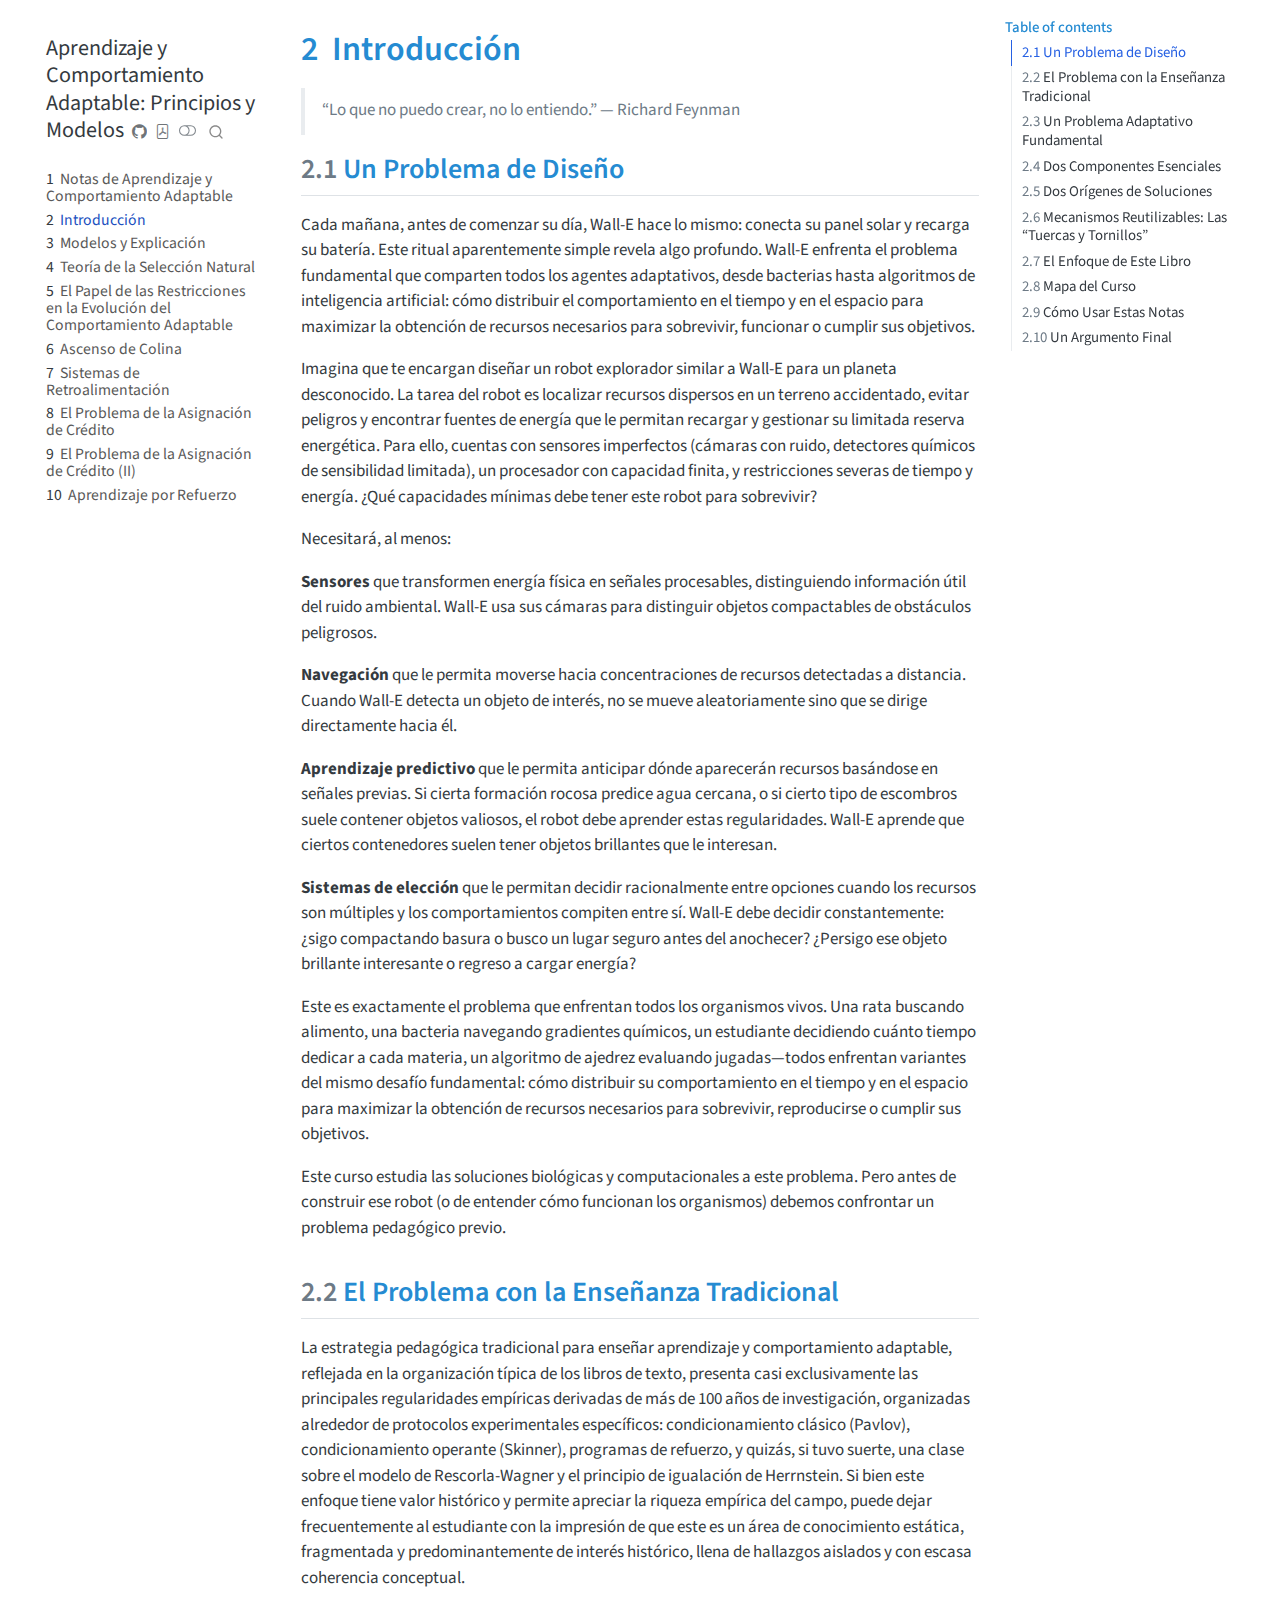
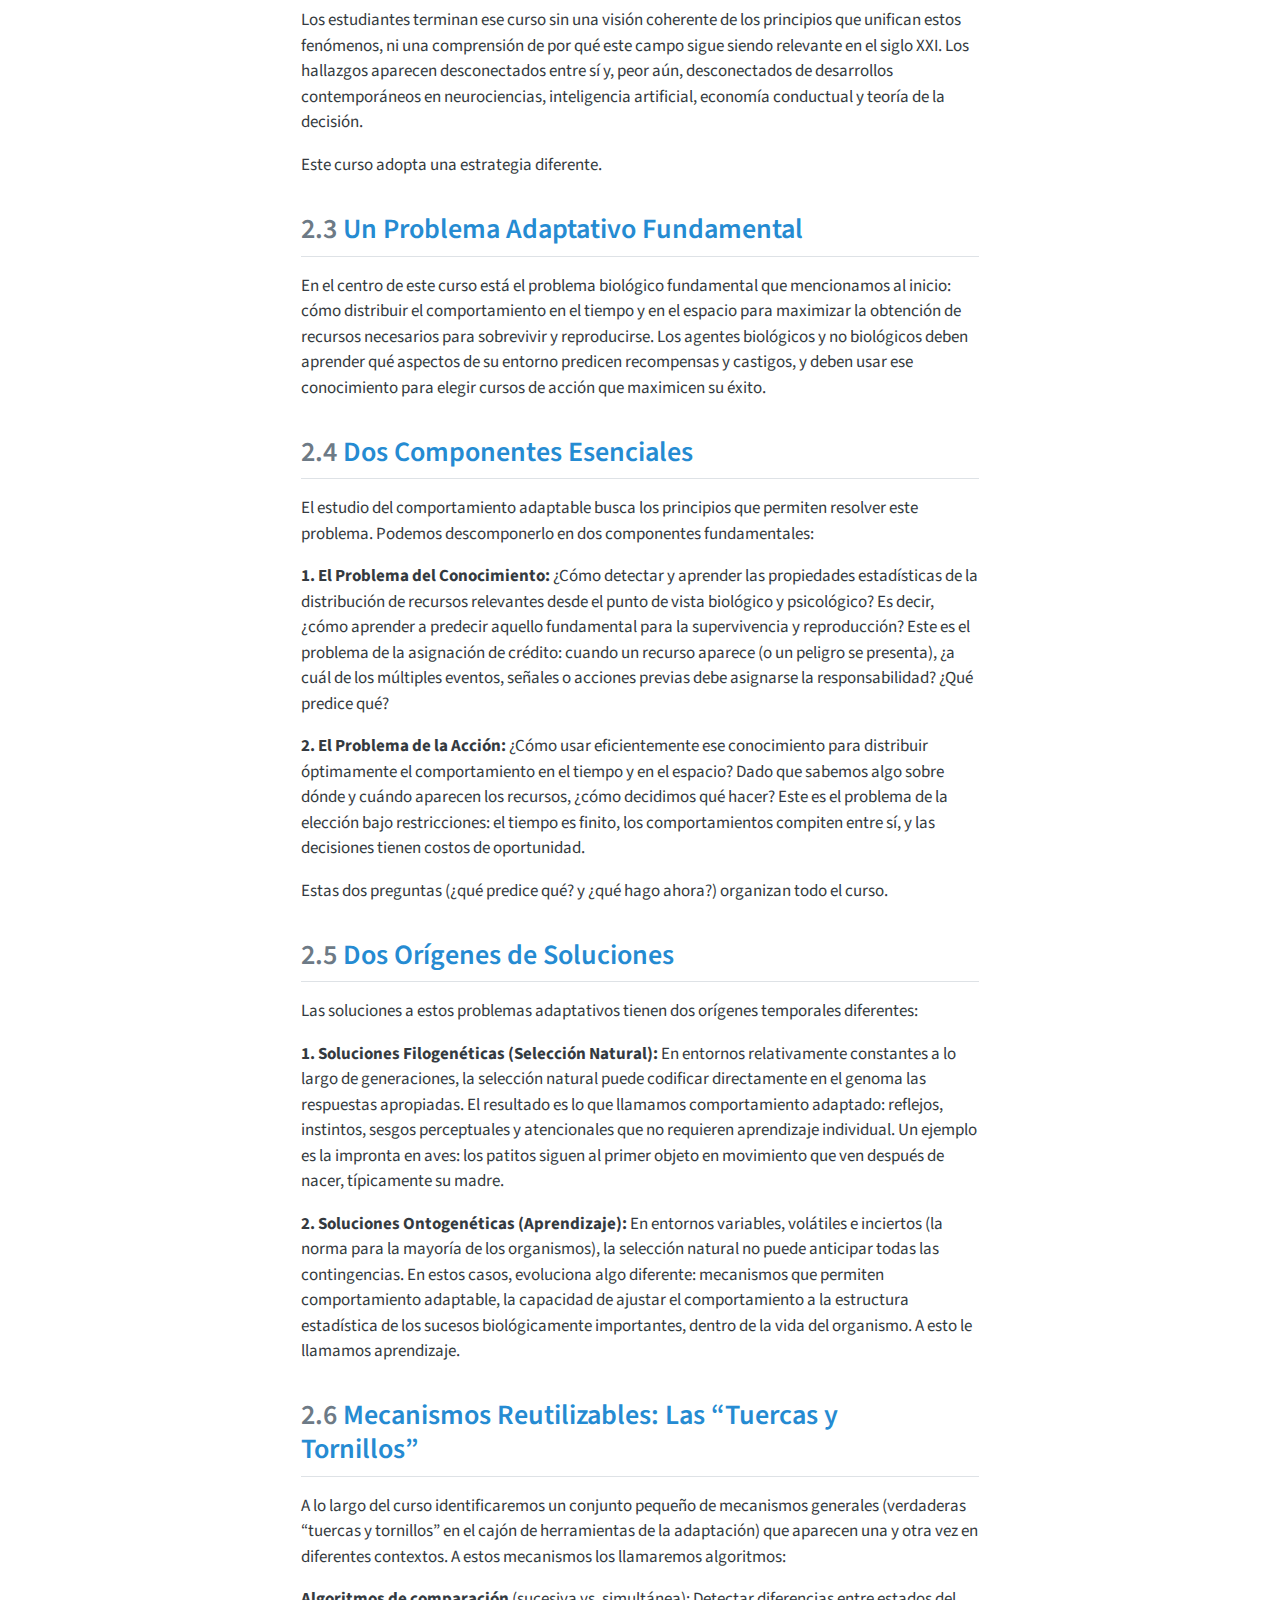
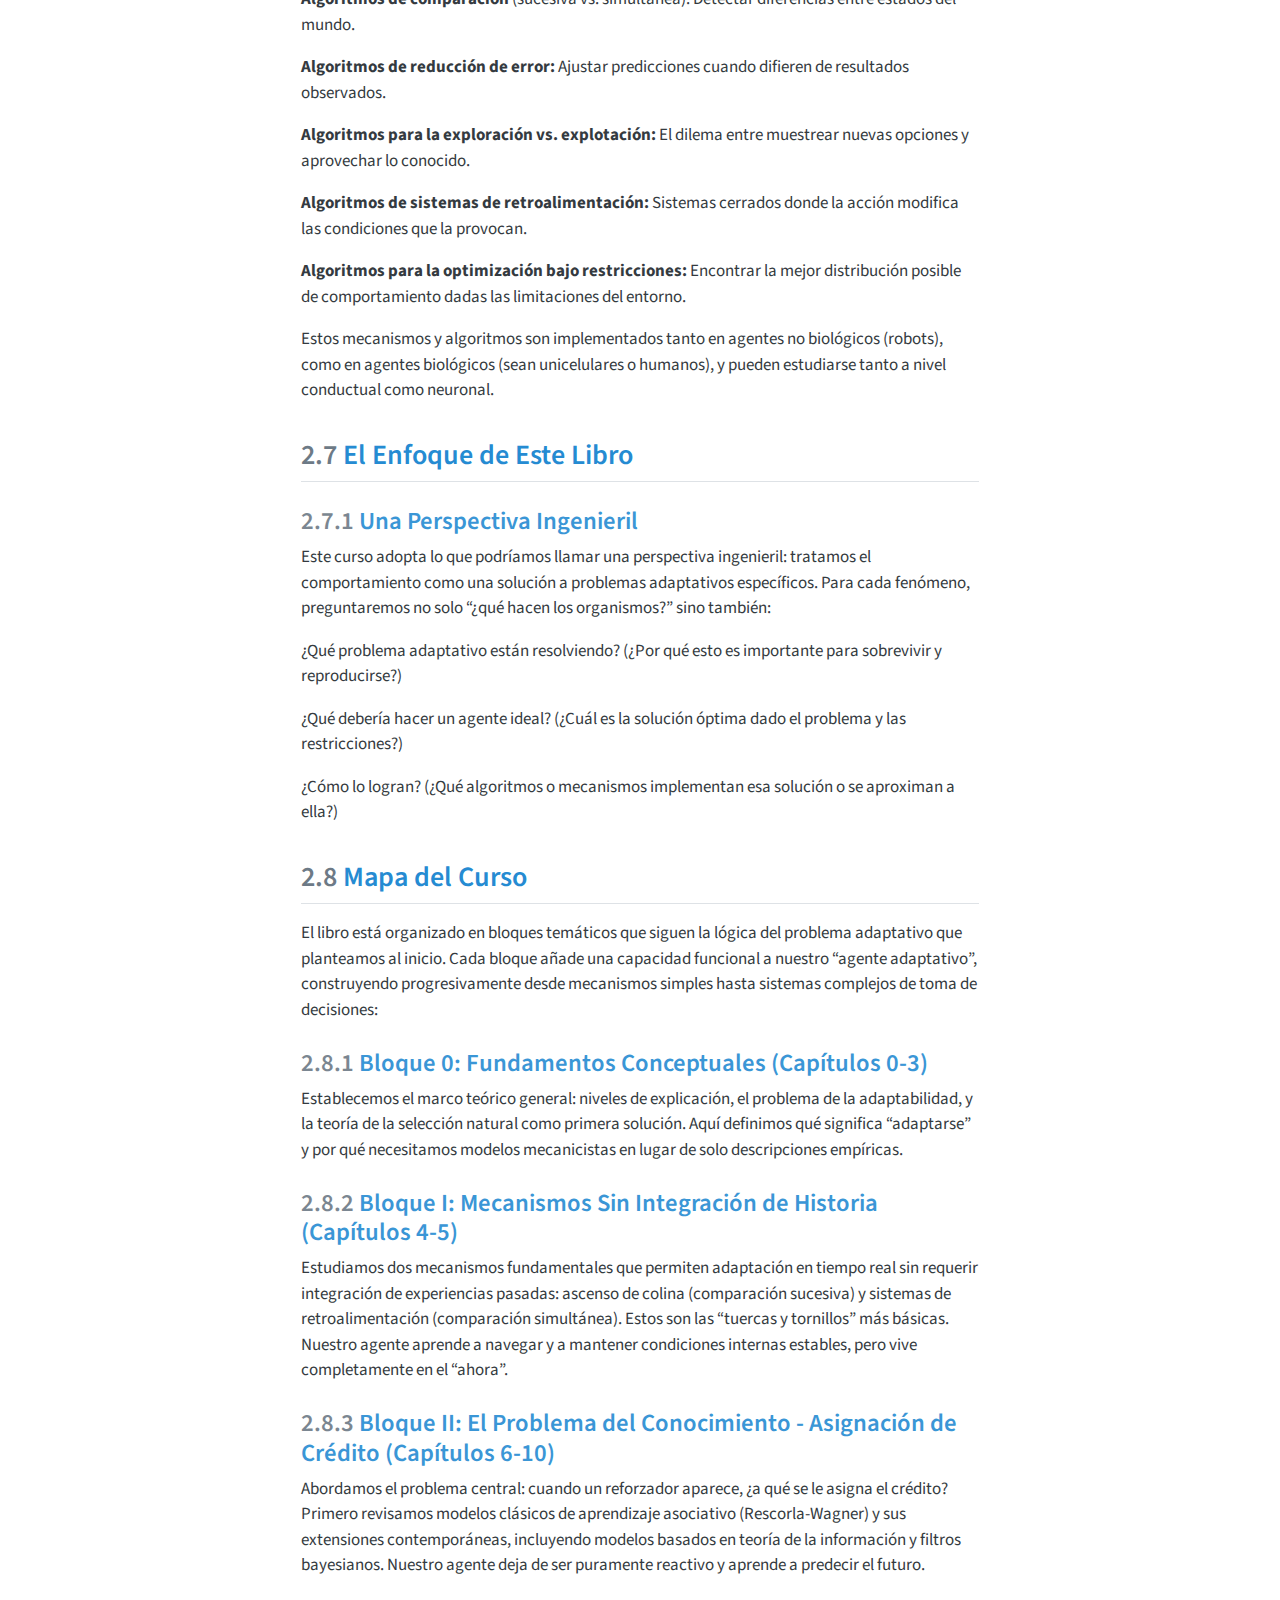
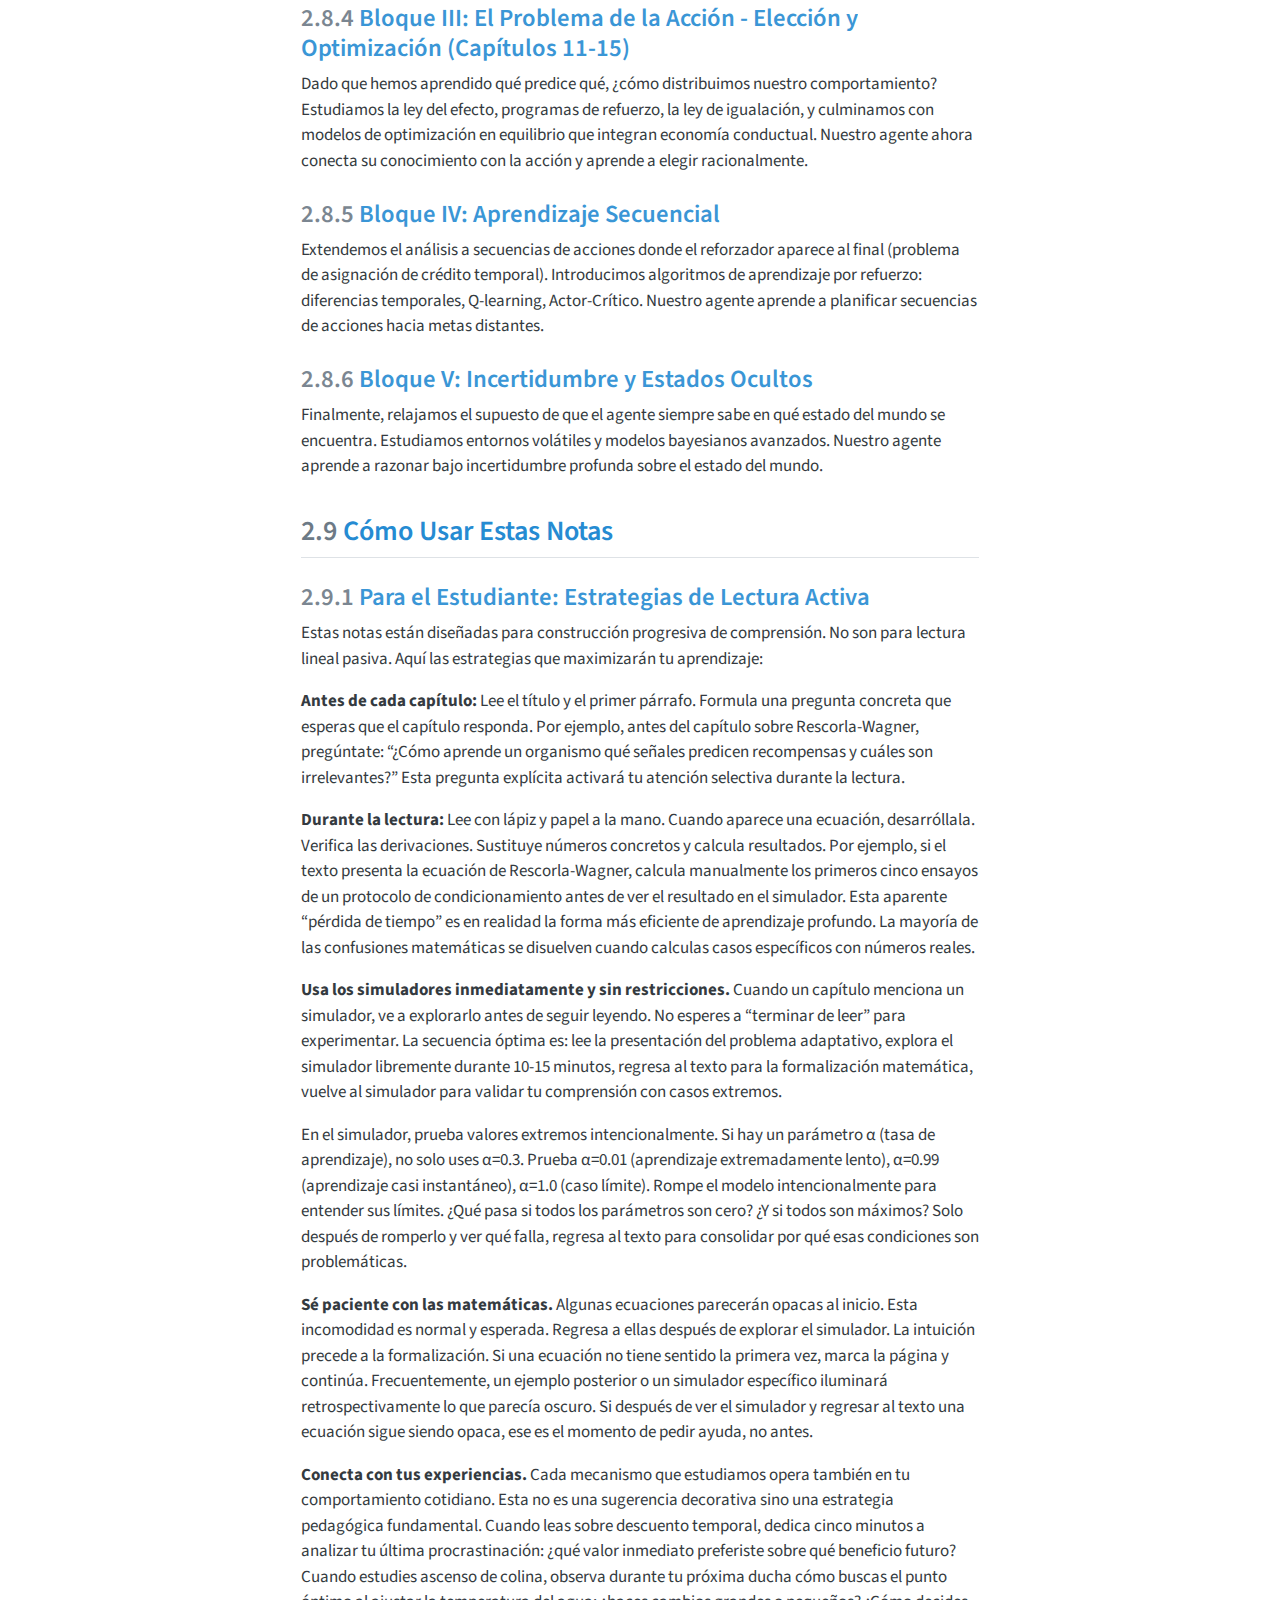
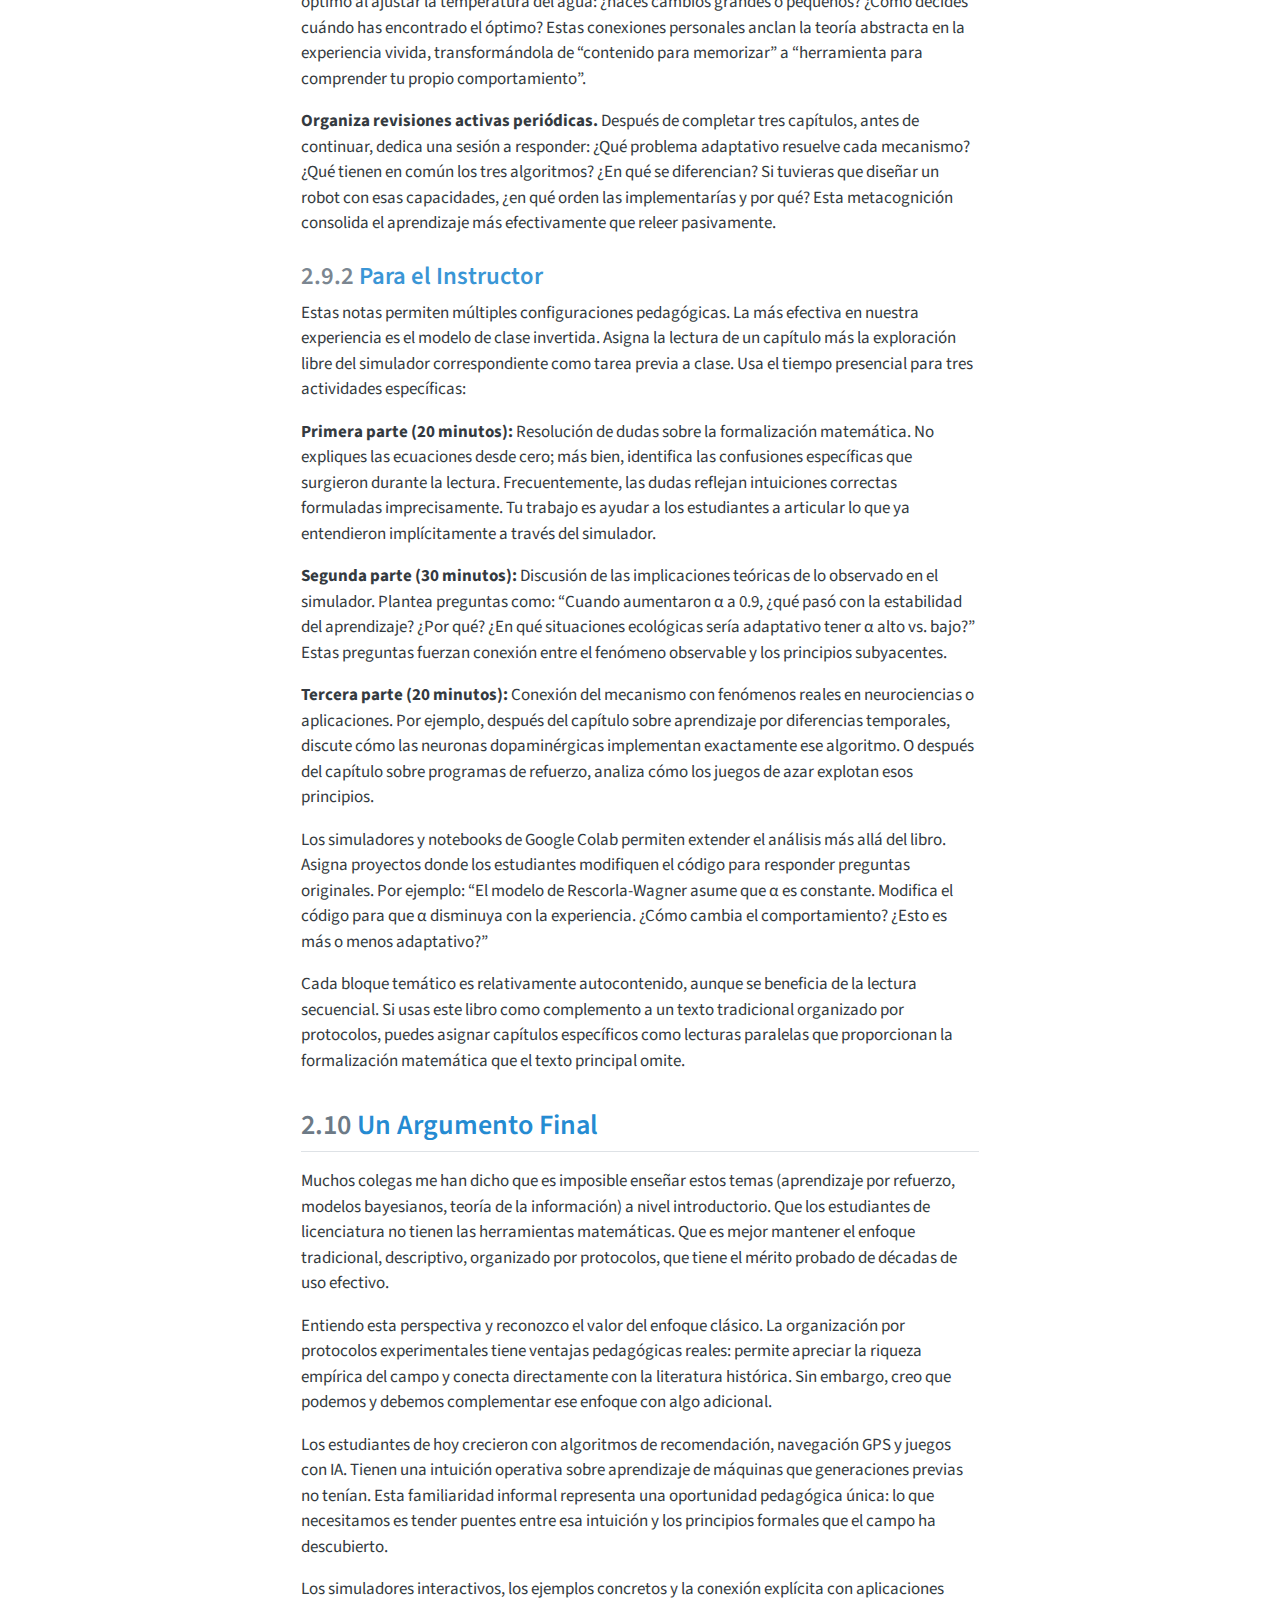
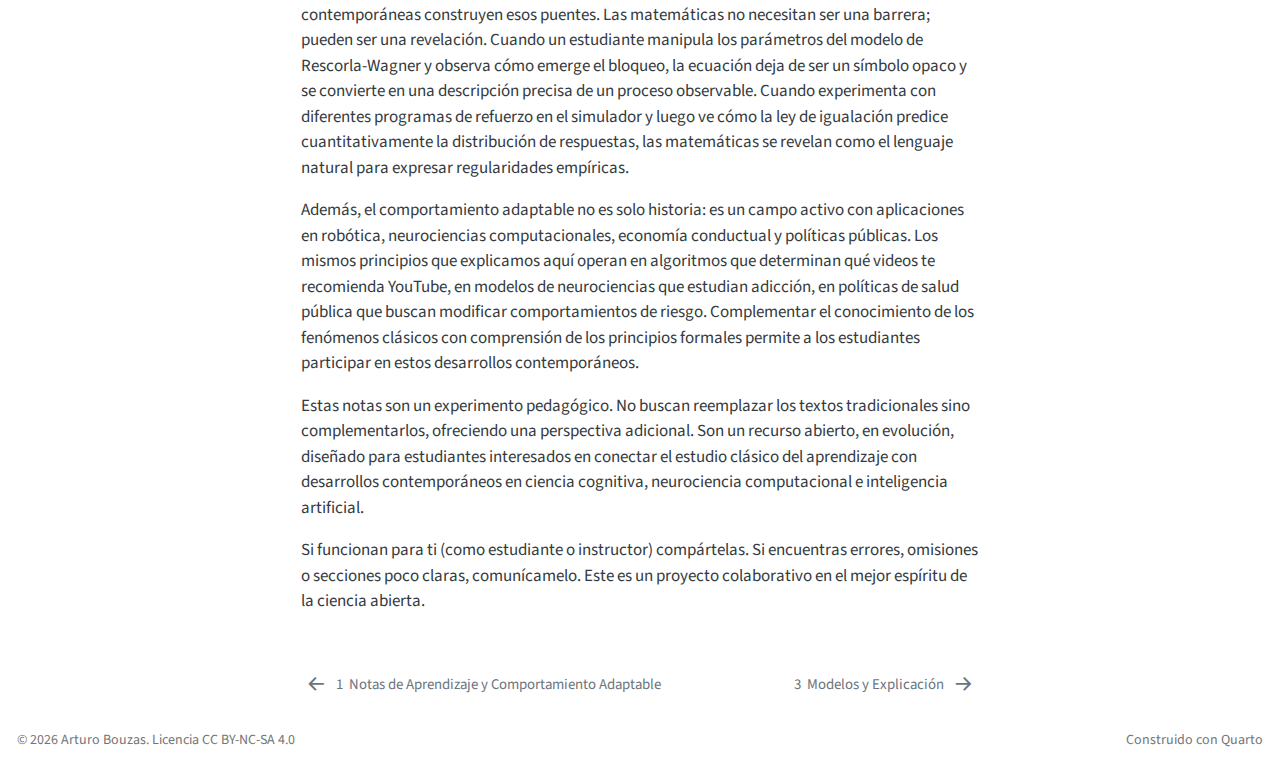
<file: docs/intro.html>
<!DOCTYPE html>
<html xmlns="http://www.w3.org/1999/xhtml" lang="en" xml:lang="en"><head>

<meta charset="utf-8">
<meta name="generator" content="quarto-1.8.26">

<meta name="viewport" content="width=device-width, initial-scale=1.0, user-scalable=yes">


<title>2&nbsp; Introducción – Aprendizaje y Comportamiento Adaptable: Principios y Modelos</title>
<style>
code{white-space: pre-wrap;}
span.smallcaps{font-variant: small-caps;}
div.columns{display: flex; gap: min(4vw, 1.5em);}
div.column{flex: auto; overflow-x: auto;}
div.hanging-indent{margin-left: 1.5em; text-indent: -1.5em;}
ul.task-list{list-style: none;}
ul.task-list li input[type="checkbox"] {
  width: 0.8em;
  margin: 0 0.8em 0.2em -1em; /* quarto-specific, see https://github.com/quarto-dev/quarto-cli/issues/4556 */ 
  vertical-align: middle;
}
</style>


<script src="site_libs/quarto-nav/quarto-nav.js"></script>
<script src="site_libs/clipboard/clipboard.min.js"></script>
<script src="site_libs/quarto-search/autocomplete.umd.js"></script>
<script src="site_libs/quarto-search/fuse.min.js"></script>
<script src="site_libs/quarto-search/quarto-search.js"></script>
<meta name="quarto:offset" content="./">
<link href="./explicacion.html" rel="next">
<link href="./index.html" rel="prev">
<script src="site_libs/quarto-html/quarto.js" type="module"></script>
<script src="site_libs/quarto-html/tabsets/tabsets.js" type="module"></script>
<script src="site_libs/quarto-html/axe/axe-check.js" type="module"></script>
<script src="site_libs/quarto-html/popper.min.js"></script>
<script src="site_libs/quarto-html/tippy.umd.min.js"></script>
<script src="site_libs/quarto-html/anchor.min.js"></script>
<link href="site_libs/quarto-html/tippy.css" rel="stylesheet">
<link href="site_libs/quarto-html/quarto-syntax-highlighting-587c61ba64f3a5504c4d52d930310e48.css" rel="stylesheet" class="quarto-color-scheme" id="quarto-text-highlighting-styles">
<link href="site_libs/quarto-html/quarto-syntax-highlighting-dark-b758ccaa5987ceb1b75504551e579abf.css" rel="stylesheet" class="quarto-color-scheme quarto-color-alternate" id="quarto-text-highlighting-styles">
<link href="site_libs/quarto-html/quarto-syntax-highlighting-587c61ba64f3a5504c4d52d930310e48.css" rel="stylesheet" class="quarto-color-scheme-extra" id="quarto-text-highlighting-styles">
<script src="site_libs/bootstrap/bootstrap.min.js"></script>
<link href="site_libs/bootstrap/bootstrap-icons.css" rel="stylesheet">
<link href="site_libs/bootstrap/bootstrap-27c261d06b905028a18691de25d09dde.min.css" rel="stylesheet" append-hash="true" class="quarto-color-scheme" id="quarto-bootstrap" data-mode="light">
<link href="site_libs/bootstrap/bootstrap-dark-234501a227967ac462f24af7be37efa8.min.css" rel="stylesheet" append-hash="true" class="quarto-color-scheme quarto-color-alternate" id="quarto-bootstrap" data-mode="dark">
<link href="site_libs/bootstrap/bootstrap-27c261d06b905028a18691de25d09dde.min.css" rel="stylesheet" append-hash="true" class="quarto-color-scheme-extra" id="quarto-bootstrap" data-mode="light">
<script id="quarto-search-options" type="application/json">{
  "location": "sidebar",
  "copy-button": false,
  "collapse-after": 3,
  "panel-placement": "start",
  "type": "overlay",
  "limit": 50,
  "keyboard-shortcut": [
    "f",
    "/",
    "s"
  ],
  "language": {
    "search-no-results-text": "No results",
    "search-matching-documents-text": "matching documents",
    "search-copy-link-title": "Copy link to search",
    "search-hide-matches-text": "Hide additional matches",
    "search-more-match-text": "more match in this document",
    "search-more-matches-text": "more matches in this document",
    "search-clear-button-title": "Clear",
    "search-text-placeholder": "",
    "search-detached-cancel-button-title": "Cancel",
    "search-submit-button-title": "Submit",
    "search-label": "Search"
  }
}</script>


<link rel="stylesheet" href="styles/custom.css">
</head>

<body class="nav-sidebar floating quarto-light"><script id="quarto-html-before-body" type="application/javascript">
    const toggleBodyColorMode = (bsSheetEl) => {
      const mode = bsSheetEl.getAttribute("data-mode");
      const bodyEl = window.document.querySelector("body");
      if (mode === "dark") {
        bodyEl.classList.add("quarto-dark");
        bodyEl.classList.remove("quarto-light");
      } else {
        bodyEl.classList.add("quarto-light");
        bodyEl.classList.remove("quarto-dark");
      }
    }
    const toggleBodyColorPrimary = () => {
      const bsSheetEl = window.document.querySelector("link#quarto-bootstrap:not([rel=disabled-stylesheet])");
      if (bsSheetEl) {
        toggleBodyColorMode(bsSheetEl);
      }
    }
    const setColorSchemeToggle = (alternate) => {
      const toggles = window.document.querySelectorAll('.quarto-color-scheme-toggle');
      for (let i=0; i < toggles.length; i++) {
        const toggle = toggles[i];
        if (toggle) {
          if (alternate) {
            toggle.classList.add("alternate");
          } else {
            toggle.classList.remove("alternate");
          }
        }
      }
    };
    const toggleColorMode = (alternate) => {
      // Switch the stylesheets
      const primaryStylesheets = window.document.querySelectorAll('link.quarto-color-scheme:not(.quarto-color-alternate)');
      const alternateStylesheets = window.document.querySelectorAll('link.quarto-color-scheme.quarto-color-alternate');
      manageTransitions('#quarto-margin-sidebar .nav-link', false);
      if (alternate) {
        // note: dark is layered on light, we don't disable primary!
        enableStylesheet(alternateStylesheets);
        for (const sheetNode of alternateStylesheets) {
          if (sheetNode.id === "quarto-bootstrap") {
            toggleBodyColorMode(sheetNode);
          }
        }
      } else {
        disableStylesheet(alternateStylesheets);
        enableStylesheet(primaryStylesheets)
        toggleBodyColorPrimary();
      }
      manageTransitions('#quarto-margin-sidebar .nav-link', true);
      // Switch the toggles
      setColorSchemeToggle(alternate)
      // Hack to workaround the fact that safari doesn't
      // properly recolor the scrollbar when toggling (#1455)
      if (navigator.userAgent.indexOf('Safari') > 0 && navigator.userAgent.indexOf('Chrome') == -1) {
        manageTransitions("body", false);
        window.scrollTo(0, 1);
        setTimeout(() => {
          window.scrollTo(0, 0);
          manageTransitions("body", true);
        }, 40);
      }
    }
    const disableStylesheet = (stylesheets) => {
      for (let i=0; i < stylesheets.length; i++) {
        const stylesheet = stylesheets[i];
        stylesheet.rel = 'disabled-stylesheet';
      }
    }
    const enableStylesheet = (stylesheets) => {
      for (let i=0; i < stylesheets.length; i++) {
        const stylesheet = stylesheets[i];
        if(stylesheet.rel !== 'stylesheet') { // for Chrome, which will still FOUC without this check
          stylesheet.rel = 'stylesheet';
        }
      }
    }
    const manageTransitions = (selector, allowTransitions) => {
      const els = window.document.querySelectorAll(selector);
      for (let i=0; i < els.length; i++) {
        const el = els[i];
        if (allowTransitions) {
          el.classList.remove('notransition');
        } else {
          el.classList.add('notransition');
        }
      }
    }
    const isFileUrl = () => {
      return window.location.protocol === 'file:';
    }
    const hasAlternateSentinel = () => {
      let styleSentinel = getColorSchemeSentinel();
      if (styleSentinel !== null) {
        return styleSentinel === "alternate";
      } else {
        return false;
      }
    }
    const setStyleSentinel = (alternate) => {
      const value = alternate ? "alternate" : "default";
      if (!isFileUrl()) {
        window.localStorage.setItem("quarto-color-scheme", value);
      } else {
        localAlternateSentinel = value;
      }
    }
    const getColorSchemeSentinel = () => {
      if (!isFileUrl()) {
        const storageValue = window.localStorage.getItem("quarto-color-scheme");
        return storageValue != null ? storageValue : localAlternateSentinel;
      } else {
        return localAlternateSentinel;
      }
    }
    const toggleGiscusIfUsed = (isAlternate, darkModeDefault) => {
      const baseTheme = document.querySelector('#giscus-base-theme')?.value ?? 'light';
      const alternateTheme = document.querySelector('#giscus-alt-theme')?.value ?? 'dark';
      let newTheme = '';
      if(authorPrefersDark) {
        newTheme = isAlternate ? baseTheme : alternateTheme;
      } else {
        newTheme = isAlternate ? alternateTheme : baseTheme;
      }
      const changeGiscusTheme = () => {
        // From: https://github.com/giscus/giscus/issues/336
        const sendMessage = (message) => {
          const iframe = document.querySelector('iframe.giscus-frame');
          if (!iframe) return;
          iframe.contentWindow.postMessage({ giscus: message }, 'https://giscus.app');
        }
        sendMessage({
          setConfig: {
            theme: newTheme
          }
        });
      }
      const isGiscussLoaded = window.document.querySelector('iframe.giscus-frame') !== null;
      if (isGiscussLoaded) {
        changeGiscusTheme();
      }
    };
    const authorPrefersDark = false;
    const darkModeDefault = authorPrefersDark;
      document.querySelector('link#quarto-text-highlighting-styles.quarto-color-scheme-extra').rel = 'disabled-stylesheet';
      document.querySelector('link#quarto-bootstrap.quarto-color-scheme-extra').rel = 'disabled-stylesheet';
    let localAlternateSentinel = darkModeDefault ? 'alternate' : 'default';
    // Dark / light mode switch
    window.quartoToggleColorScheme = () => {
      // Read the current dark / light value
      let toAlternate = !hasAlternateSentinel();
      toggleColorMode(toAlternate);
      setStyleSentinel(toAlternate);
      toggleGiscusIfUsed(toAlternate, darkModeDefault);
      window.dispatchEvent(new Event('resize'));
    };
    // Switch to dark mode if need be
    if (hasAlternateSentinel()) {
      toggleColorMode(true);
    } else {
      toggleColorMode(false);
    }
  </script>

<div id="quarto-search-results"></div>
  <header id="quarto-header" class="headroom fixed-top">
  <nav class="quarto-secondary-nav">
    <div class="container-fluid d-flex">
      <button type="button" class="quarto-btn-toggle btn" data-bs-toggle="collapse" role="button" data-bs-target=".quarto-sidebar-collapse-item" aria-controls="quarto-sidebar" aria-expanded="false" aria-label="Toggle sidebar navigation" onclick="if (window.quartoToggleHeadroom) { window.quartoToggleHeadroom(); }">
        <i class="bi bi-layout-text-sidebar-reverse"></i>
      </button>
        <nav class="quarto-page-breadcrumbs" aria-label="breadcrumb"><ol class="breadcrumb"><li class="breadcrumb-item"><a href="./intro.html"><span class="chapter-number">2</span>&nbsp; <span class="chapter-title">Introducción</span></a></li></ol></nav>
        <a class="flex-grow-1" role="navigation" data-bs-toggle="collapse" data-bs-target=".quarto-sidebar-collapse-item" aria-controls="quarto-sidebar" aria-expanded="false" aria-label="Toggle sidebar navigation" onclick="if (window.quartoToggleHeadroom) { window.quartoToggleHeadroom(); }">      
        </a>
      <button type="button" class="btn quarto-search-button" aria-label="Search" onclick="window.quartoOpenSearch();">
        <i class="bi bi-search"></i>
      </button>
    </div>
  </nav>
</header>
<!-- content -->
<div id="quarto-content" class="quarto-container page-columns page-rows-contents page-layout-article">
<!-- sidebar -->
  <nav id="quarto-sidebar" class="sidebar collapse collapse-horizontal quarto-sidebar-collapse-item sidebar-navigation floating overflow-auto">
    <div class="pt-lg-2 mt-2 text-left sidebar-header">
    <div class="sidebar-title mb-0 py-0">
      <a href="./">Aprendizaje y Comportamiento Adaptable: Principios y Modelos</a> 
        <div class="sidebar-tools-main tools-wide">
    <a href="https://github.com/bouzaslab25/libro-aca" title="Ver en GitHub" class="quarto-navigation-tool px-1" aria-label="Ver en GitHub"><i class="bi bi-github"></i></a>
    <a href="./Aprendizaje-y-Comportamiento-Adaptable--Principios-y-Modelos.pdf" title="Download PDF" class="quarto-navigation-tool px-1" aria-label="Download PDF"><i class="bi bi-file-pdf"></i></a>
  <a href="" class="quarto-color-scheme-toggle quarto-navigation-tool  px-1" onclick="window.quartoToggleColorScheme(); return false;" title="Toggle dark mode"><i class="bi"></i></a>
    <div id="quarto-search" class="quarto-navigation-tool px-1" title="Search"></div>
</div>
    </div>
      </div>
    <div class="sidebar-menu-container"> 
    <ul class="list-unstyled mt-1">
        <li class="sidebar-item">
  <div class="sidebar-item-container"> 
  <a href="./index.html" class="sidebar-item-text sidebar-link">
 <span class="menu-text"><span class="chapter-number">1</span>&nbsp; <span class="chapter-title">Notas de Aprendizaje y Comportamiento Adaptable</span></span></a>
  </div>
</li>
        <li class="sidebar-item">
  <div class="sidebar-item-container"> 
  <a href="./intro.html" class="sidebar-item-text sidebar-link active">
 <span class="menu-text"><span class="chapter-number">2</span>&nbsp; <span class="chapter-title">Introducción</span></span></a>
  </div>
</li>
        <li class="sidebar-item">
  <div class="sidebar-item-container"> 
  <a href="./explicacion.html" class="sidebar-item-text sidebar-link">
 <span class="menu-text"><span class="chapter-number">3</span>&nbsp; <span class="chapter-title">Modelos y Explicación</span></span></a>
  </div>
</li>
        <li class="sidebar-item">
  <div class="sidebar-item-container"> 
  <a href="./evolucion.html" class="sidebar-item-text sidebar-link">
 <span class="menu-text"><span class="chapter-number">4</span>&nbsp; <span class="chapter-title">Teoría de la Selección Natural</span></span></a>
  </div>
</li>
        <li class="sidebar-item">
  <div class="sidebar-item-container"> 
  <a href="./Restricciones.html" class="sidebar-item-text sidebar-link">
 <span class="menu-text"><span class="chapter-number">5</span>&nbsp; <span class="chapter-title">El Papel de las Restricciones en la Evolución del Comportamiento Adaptable</span></span></a>
  </div>
</li>
        <li class="sidebar-item">
  <div class="sidebar-item-container"> 
  <a href="./ascenso.html" class="sidebar-item-text sidebar-link">
 <span class="menu-text"><span class="chapter-number">6</span>&nbsp; <span class="chapter-title">Ascenso de Colina</span></span></a>
  </div>
</li>
        <li class="sidebar-item">
  <div class="sidebar-item-container"> 
  <a href="./retroalimentacion.html" class="sidebar-item-text sidebar-link">
 <span class="menu-text"><span class="chapter-number">7</span>&nbsp; <span class="chapter-title">Sistemas de Retroalimentación</span></span></a>
  </div>
</li>
        <li class="sidebar-item">
  <div class="sidebar-item-container"> 
  <a href="./asignacionE.html" class="sidebar-item-text sidebar-link">
 <span class="menu-text"><span class="chapter-number">8</span>&nbsp; <span class="chapter-title">El Problema de la Asignación de Crédito</span></span></a>
  </div>
</li>
        <li class="sidebar-item">
  <div class="sidebar-item-container"> 
  <a href="./asignacionR.html" class="sidebar-item-text sidebar-link">
 <span class="menu-text"><span class="chapter-number">9</span>&nbsp; <span class="chapter-title">El Problema de la Asignación de Crédito (II)</span></span></a>
  </div>
</li>
        <li class="sidebar-item">
  <div class="sidebar-item-container"> 
  <a href="./refuerzo.html" class="sidebar-item-text sidebar-link">
 <span class="menu-text"><span class="chapter-number">10</span>&nbsp; <span class="chapter-title">Aprendizaje por Refuerzo</span></span></a>
  </div>
</li>
    </ul>
    </div>
</nav>
<div id="quarto-sidebar-glass" class="quarto-sidebar-collapse-item" data-bs-toggle="collapse" data-bs-target=".quarto-sidebar-collapse-item"></div>
<!-- margin-sidebar -->
    <div id="quarto-margin-sidebar" class="sidebar margin-sidebar">
        <nav id="TOC" role="doc-toc" class="toc-active">
    <h2 id="toc-title">Table of contents</h2>
   
  <ul>
  <li><a href="#un-problema-de-diseño" id="toc-un-problema-de-diseño" class="nav-link active" data-scroll-target="#un-problema-de-diseño"><span class="header-section-number">2.1</span> Un Problema de Diseño</a></li>
  <li><a href="#el-problema-con-la-enseñanza-tradicional" id="toc-el-problema-con-la-enseñanza-tradicional" class="nav-link" data-scroll-target="#el-problema-con-la-enseñanza-tradicional"><span class="header-section-number">2.2</span> El Problema con la Enseñanza Tradicional</a></li>
  <li><a href="#un-problema-adaptativo-fundamental" id="toc-un-problema-adaptativo-fundamental" class="nav-link" data-scroll-target="#un-problema-adaptativo-fundamental"><span class="header-section-number">2.3</span> Un Problema Adaptativo Fundamental</a></li>
  <li><a href="#dos-componentes-esenciales" id="toc-dos-componentes-esenciales" class="nav-link" data-scroll-target="#dos-componentes-esenciales"><span class="header-section-number">2.4</span> Dos Componentes Esenciales</a></li>
  <li><a href="#dos-orígenes-de-soluciones" id="toc-dos-orígenes-de-soluciones" class="nav-link" data-scroll-target="#dos-orígenes-de-soluciones"><span class="header-section-number">2.5</span> Dos Orígenes de Soluciones</a></li>
  <li><a href="#mecanismos-reutilizables-las-tuercas-y-tornillos" id="toc-mecanismos-reutilizables-las-tuercas-y-tornillos" class="nav-link" data-scroll-target="#mecanismos-reutilizables-las-tuercas-y-tornillos"><span class="header-section-number">2.6</span> Mecanismos Reutilizables: Las “Tuercas y Tornillos”</a></li>
  <li><a href="#el-enfoque-de-este-libro" id="toc-el-enfoque-de-este-libro" class="nav-link" data-scroll-target="#el-enfoque-de-este-libro"><span class="header-section-number">2.7</span> El Enfoque de Este Libro</a>
  <ul class="collapse">
  <li><a href="#una-perspectiva-ingenieril" id="toc-una-perspectiva-ingenieril" class="nav-link" data-scroll-target="#una-perspectiva-ingenieril"><span class="header-section-number">2.7.1</span> Una Perspectiva Ingenieril</a></li>
  </ul></li>
  <li><a href="#mapa-del-curso" id="toc-mapa-del-curso" class="nav-link" data-scroll-target="#mapa-del-curso"><span class="header-section-number">2.8</span> Mapa del Curso</a>
  <ul class="collapse">
  <li><a href="#bloque-0-fundamentos-conceptuales-capítulos-0-3" id="toc-bloque-0-fundamentos-conceptuales-capítulos-0-3" class="nav-link" data-scroll-target="#bloque-0-fundamentos-conceptuales-capítulos-0-3"><span class="header-section-number">2.8.1</span> Bloque 0: Fundamentos Conceptuales (Capítulos 0-3)</a></li>
  <li><a href="#bloque-i-mecanismos-sin-integración-de-historia-capítulos-4-5" id="toc-bloque-i-mecanismos-sin-integración-de-historia-capítulos-4-5" class="nav-link" data-scroll-target="#bloque-i-mecanismos-sin-integración-de-historia-capítulos-4-5"><span class="header-section-number">2.8.2</span> Bloque I: Mecanismos Sin Integración de Historia (Capítulos 4-5)</a></li>
  <li><a href="#bloque-ii-el-problema-del-conocimiento---asignación-de-crédito-capítulos-6-10" id="toc-bloque-ii-el-problema-del-conocimiento---asignación-de-crédito-capítulos-6-10" class="nav-link" data-scroll-target="#bloque-ii-el-problema-del-conocimiento---asignación-de-crédito-capítulos-6-10"><span class="header-section-number">2.8.3</span> Bloque II: El Problema del Conocimiento - Asignación de Crédito (Capítulos 6-10)</a></li>
  <li><a href="#bloque-iii-el-problema-de-la-acción---elección-y-optimización-capítulos-11-15" id="toc-bloque-iii-el-problema-de-la-acción---elección-y-optimización-capítulos-11-15" class="nav-link" data-scroll-target="#bloque-iii-el-problema-de-la-acción---elección-y-optimización-capítulos-11-15"><span class="header-section-number">2.8.4</span> Bloque III: El Problema de la Acción - Elección y Optimización (Capítulos 11-15)</a></li>
  <li><a href="#bloque-iv-aprendizaje-secuencial" id="toc-bloque-iv-aprendizaje-secuencial" class="nav-link" data-scroll-target="#bloque-iv-aprendizaje-secuencial"><span class="header-section-number">2.8.5</span> Bloque IV: Aprendizaje Secuencial</a></li>
  <li><a href="#bloque-v-incertidumbre-y-estados-ocultos" id="toc-bloque-v-incertidumbre-y-estados-ocultos" class="nav-link" data-scroll-target="#bloque-v-incertidumbre-y-estados-ocultos"><span class="header-section-number">2.8.6</span> Bloque V: Incertidumbre y Estados Ocultos</a></li>
  </ul></li>
  <li><a href="#cómo-usar-estas-notas" id="toc-cómo-usar-estas-notas" class="nav-link" data-scroll-target="#cómo-usar-estas-notas"><span class="header-section-number">2.9</span> Cómo Usar Estas Notas</a>
  <ul class="collapse">
  <li><a href="#para-el-estudiante-estrategias-de-lectura-activa" id="toc-para-el-estudiante-estrategias-de-lectura-activa" class="nav-link" data-scroll-target="#para-el-estudiante-estrategias-de-lectura-activa"><span class="header-section-number">2.9.1</span> Para el Estudiante: Estrategias de Lectura Activa</a></li>
  <li><a href="#para-el-instructor" id="toc-para-el-instructor" class="nav-link" data-scroll-target="#para-el-instructor"><span class="header-section-number">2.9.2</span> Para el Instructor</a></li>
  </ul></li>
  <li><a href="#un-argumento-final" id="toc-un-argumento-final" class="nav-link" data-scroll-target="#un-argumento-final"><span class="header-section-number">2.10</span> Un Argumento Final</a></li>
  </ul>
</nav>
    </div>
<!-- main -->
<main class="content" id="quarto-document-content">


<header id="title-block-header" class="quarto-title-block default">
<div class="quarto-title">
<h1 class="title"><span class="chapter-number">2</span>&nbsp; <span class="chapter-title">Introducción</span></h1>
</div>



<div class="quarto-title-meta">

    
  
    
  </div>
  


</header>


<blockquote class="blockquote">
<p>“Lo que no puedo crear, no lo entiendo.” — Richard Feynman</p>
</blockquote>
<section id="un-problema-de-diseño" class="level2" data-number="2.1">
<h2 data-number="2.1" class="anchored" data-anchor-id="un-problema-de-diseño"><span class="header-section-number">2.1</span> Un Problema de Diseño</h2>
<p>Cada mañana, antes de comenzar su día, Wall-E hace lo mismo: conecta su panel solar y recarga su batería. Este ritual aparentemente simple revela algo profundo. Wall-E enfrenta el problema fundamental que comparten todos los agentes adaptativos, desde bacterias hasta algoritmos de inteligencia artificial: cómo distribuir el comportamiento en el tiempo y en el espacio para maximizar la obtención de recursos necesarios para sobrevivir, funcionar o cumplir sus objetivos.</p>
<p>Imagina que te encargan diseñar un robot explorador similar a Wall-E para un planeta desconocido. La tarea del robot es localizar recursos dispersos en un terreno accidentado, evitar peligros y encontrar fuentes de energía que le permitan recargar y gestionar su limitada reserva energética. Para ello, cuentas con sensores imperfectos (cámaras con ruido, detectores químicos de sensibilidad limitada), un procesador con capacidad finita, y restricciones severas de tiempo y energía. ¿Qué capacidades mínimas debe tener este robot para sobrevivir?</p>
<p>Necesitará, al menos:</p>
<p><strong>Sensores</strong> que transformen energía física en señales procesables, distinguiendo información útil del ruido ambiental. Wall-E usa sus cámaras para distinguir objetos compactables de obstáculos peligrosos.</p>
<p><strong>Navegación</strong> que le permita moverse hacia concentraciones de recursos detectadas a distancia. Cuando Wall-E detecta un objeto de interés, no se mueve aleatoriamente sino que se dirige directamente hacia él.</p>
<p><strong>Aprendizaje predictivo</strong> que le permita anticipar dónde aparecerán recursos basándose en señales previas. Si cierta formación rocosa predice agua cercana, o si cierto tipo de escombros suele contener objetos valiosos, el robot debe aprender estas regularidades. Wall-E aprende que ciertos contenedores suelen tener objetos brillantes que le interesan.</p>
<p><strong>Sistemas de elección</strong> que le permitan decidir racionalmente entre opciones cuando los recursos son múltiples y los comportamientos compiten entre sí. Wall-E debe decidir constantemente: ¿sigo compactando basura o busco un lugar seguro antes del anochecer? ¿Persigo ese objeto brillante interesante o regreso a cargar energía?</p>
<p>Este es exactamente el problema que enfrentan todos los organismos vivos. Una rata buscando alimento, una bacteria navegando gradientes químicos, un estudiante decidiendo cuánto tiempo dedicar a cada materia, un algoritmo de ajedrez evaluando jugadas—todos enfrentan variantes del mismo desafío fundamental: cómo distribuir su comportamiento en el tiempo y en el espacio para maximizar la obtención de recursos necesarios para sobrevivir, reproducirse o cumplir sus objetivos.</p>
<p>Este curso estudia las soluciones biológicas y computacionales a este problema. Pero antes de construir ese robot (o de entender cómo funcionan los organismos) debemos confrontar un problema pedagógico previo.</p>
</section>
<section id="el-problema-con-la-enseñanza-tradicional" class="level2" data-number="2.2">
<h2 data-number="2.2" class="anchored" data-anchor-id="el-problema-con-la-enseñanza-tradicional"><span class="header-section-number">2.2</span> El Problema con la Enseñanza Tradicional</h2>
<p>La estrategia pedagógica tradicional para enseñar aprendizaje y comportamiento adaptable, reflejada en la organización típica de los libros de texto, presenta casi exclusivamente las principales regularidades empíricas derivadas de más de 100 años de investigación, organizadas alrededor de protocolos experimentales específicos: condicionamiento clásico (Pavlov), condicionamiento operante (Skinner), programas de refuerzo, y quizás, si tuvo suerte, una clase sobre el modelo de Rescorla-Wagner y el principio de igualación de Herrnstein. Si bien este enfoque tiene valor histórico y permite apreciar la riqueza empírica del campo, puede dejar frecuentemente al estudiante con la impresión de que este es un área de conocimiento estática, fragmentada y predominantemente de interés histórico, llena de hallazgos aislados y con escasa coherencia conceptual.</p>
<p>Los estudiantes terminan ese curso sin una visión coherente de los principios que unifican estos fenómenos, ni una comprensión de por qué este campo sigue siendo relevante en el siglo XXI. Los hallazgos aparecen desconectados entre sí y, peor aún, desconectados de desarrollos contemporáneos en neurociencias, inteligencia artificial, economía conductual y teoría de la decisión.</p>
<p>Este curso adopta una estrategia diferente.</p>
</section>
<section id="un-problema-adaptativo-fundamental" class="level2" data-number="2.3">
<h2 data-number="2.3" class="anchored" data-anchor-id="un-problema-adaptativo-fundamental"><span class="header-section-number">2.3</span> Un Problema Adaptativo Fundamental</h2>
<p>En el centro de este curso está el problema biológico fundamental que mencionamos al inicio: cómo distribuir el comportamiento en el tiempo y en el espacio para maximizar la obtención de recursos necesarios para sobrevivir y reproducirse. Los agentes biológicos y no biológicos deben aprender qué aspectos de su entorno predicen recompensas y castigos, y deben usar ese conocimiento para elegir cursos de acción que maximicen su éxito.</p>
</section>
<section id="dos-componentes-esenciales" class="level2" data-number="2.4">
<h2 data-number="2.4" class="anchored" data-anchor-id="dos-componentes-esenciales"><span class="header-section-number">2.4</span> Dos Componentes Esenciales</h2>
<p>El estudio del comportamiento adaptable busca los principios que permiten resolver este problema. Podemos descomponerlo en dos componentes fundamentales:</p>
<p><strong>1. El Problema del Conocimiento:</strong> ¿Cómo detectar y aprender las propiedades estadísticas de la distribución de recursos relevantes desde el punto de vista biológico y psicológico? Es decir, ¿cómo aprender a predecir aquello fundamental para la supervivencia y reproducción? Este es el problema de la asignación de crédito: cuando un recurso aparece (o un peligro se presenta), ¿a cuál de los múltiples eventos, señales o acciones previas debe asignarse la responsabilidad? ¿Qué predice qué?</p>
<p><strong>2. El Problema de la Acción:</strong> ¿Cómo usar eficientemente ese conocimiento para distribuir óptimamente el comportamiento en el tiempo y en el espacio? Dado que sabemos algo sobre dónde y cuándo aparecen los recursos, ¿cómo decidimos qué hacer? Este es el problema de la elección bajo restricciones: el tiempo es finito, los comportamientos compiten entre sí, y las decisiones tienen costos de oportunidad.</p>
<p>Estas dos preguntas (¿qué predice qué? y ¿qué hago ahora?) organizan todo el curso.</p>
</section>
<section id="dos-orígenes-de-soluciones" class="level2" data-number="2.5">
<h2 data-number="2.5" class="anchored" data-anchor-id="dos-orígenes-de-soluciones"><span class="header-section-number">2.5</span> Dos Orígenes de Soluciones</h2>
<p>Las soluciones a estos problemas adaptativos tienen dos orígenes temporales diferentes:</p>
<p><strong>1. Soluciones Filogenéticas (Selección Natural):</strong> En entornos relativamente constantes a lo largo de generaciones, la selección natural puede codificar directamente en el genoma las respuestas apropiadas. El resultado es lo que llamamos comportamiento adaptado: reflejos, instintos, sesgos perceptuales y atencionales que no requieren aprendizaje individual. Un ejemplo es la impronta en aves: los patitos siguen al primer objeto en movimiento que ven después de nacer, típicamente su madre.</p>
<p><strong>2. Soluciones Ontogenéticas (Aprendizaje):</strong> En entornos variables, volátiles e inciertos (la norma para la mayoría de los organismos), la selección natural no puede anticipar todas las contingencias. En estos casos, evoluciona algo diferente: mecanismos que permiten comportamiento adaptable, la capacidad de ajustar el comportamiento a la estructura estadística de los sucesos biológicamente importantes, dentro de la vida del organismo. A esto le llamamos aprendizaje.</p>
</section>
<section id="mecanismos-reutilizables-las-tuercas-y-tornillos" class="level2" data-number="2.6">
<h2 data-number="2.6" class="anchored" data-anchor-id="mecanismos-reutilizables-las-tuercas-y-tornillos"><span class="header-section-number">2.6</span> Mecanismos Reutilizables: Las “Tuercas y Tornillos”</h2>
<p>A lo largo del curso identificaremos un conjunto pequeño de mecanismos generales (verdaderas “tuercas y tornillos” en el cajón de herramientas de la adaptación) que aparecen una y otra vez en diferentes contextos. A estos mecanismos los llamaremos algoritmos:</p>
<p><strong>Algoritmos de comparación</strong> (sucesiva vs.&nbsp;simultánea): Detectar diferencias entre estados del mundo.</p>
<p><strong>Algoritmos de reducción de error:</strong> Ajustar predicciones cuando difieren de resultados observados.</p>
<p><strong>Algoritmos para la exploración vs.&nbsp;explotación:</strong> El dilema entre muestrear nuevas opciones y aprovechar lo conocido.</p>
<p><strong>Algoritmos de sistemas de retroalimentación:</strong> Sistemas cerrados donde la acción modifica las condiciones que la provocan.</p>
<p><strong>Algoritmos para la optimización bajo restricciones:</strong> Encontrar la mejor distribución posible de comportamiento dadas las limitaciones del entorno.</p>
<p>Estos mecanismos y algoritmos son implementados tanto en agentes no biológicos (robots), como en agentes biológicos (sean unicelulares o humanos), y pueden estudiarse tanto a nivel conductual como neuronal.</p>
</section>
<section id="el-enfoque-de-este-libro" class="level2" data-number="2.7">
<h2 data-number="2.7" class="anchored" data-anchor-id="el-enfoque-de-este-libro"><span class="header-section-number">2.7</span> El Enfoque de Este Libro</h2>
<section id="una-perspectiva-ingenieril" class="level3" data-number="2.7.1">
<h3 data-number="2.7.1" class="anchored" data-anchor-id="una-perspectiva-ingenieril"><span class="header-section-number">2.7.1</span> Una Perspectiva Ingenieril</h3>
<p>Este curso adopta lo que podríamos llamar una perspectiva ingenieril: tratamos el comportamiento como una solución a problemas adaptativos específicos. Para cada fenómeno, preguntaremos no solo “¿qué hacen los organismos?” sino también:</p>
<p>¿Qué problema adaptativo están resolviendo? (¿Por qué esto es importante para sobrevivir y reproducirse?)</p>
<p>¿Qué debería hacer un agente ideal? (¿Cuál es la solución óptima dado el problema y las restricciones?)</p>
<p>¿Cómo lo logran? (¿Qué algoritmos o mecanismos implementan esa solución o se aproximan a ella?)</p>
</section>
</section>
<section id="mapa-del-curso" class="level2" data-number="2.8">
<h2 data-number="2.8" class="anchored" data-anchor-id="mapa-del-curso"><span class="header-section-number">2.8</span> Mapa del Curso</h2>
<p>El libro está organizado en bloques temáticos que siguen la lógica del problema adaptativo que planteamos al inicio. Cada bloque añade una capacidad funcional a nuestro “agente adaptativo”, construyendo progresivamente desde mecanismos simples hasta sistemas complejos de toma de decisiones:</p>
<section id="bloque-0-fundamentos-conceptuales-capítulos-0-3" class="level3" data-number="2.8.1">
<h3 data-number="2.8.1" class="anchored" data-anchor-id="bloque-0-fundamentos-conceptuales-capítulos-0-3"><span class="header-section-number">2.8.1</span> Bloque 0: Fundamentos Conceptuales (Capítulos 0-3)</h3>
<p>Establecemos el marco teórico general: niveles de explicación, el problema de la adaptabilidad, y la teoría de la selección natural como primera solución. Aquí definimos qué significa “adaptarse” y por qué necesitamos modelos mecanicistas en lugar de solo descripciones empíricas.</p>
</section>
<section id="bloque-i-mecanismos-sin-integración-de-historia-capítulos-4-5" class="level3" data-number="2.8.2">
<h3 data-number="2.8.2" class="anchored" data-anchor-id="bloque-i-mecanismos-sin-integración-de-historia-capítulos-4-5"><span class="header-section-number">2.8.2</span> Bloque I: Mecanismos Sin Integración de Historia (Capítulos 4-5)</h3>
<p>Estudiamos dos mecanismos fundamentales que permiten adaptación en tiempo real sin requerir integración de experiencias pasadas: ascenso de colina (comparación sucesiva) y sistemas de retroalimentación (comparación simultánea). Estos son las “tuercas y tornillos” más básicas. Nuestro agente aprende a navegar y a mantener condiciones internas estables, pero vive completamente en el “ahora”.</p>
</section>
<section id="bloque-ii-el-problema-del-conocimiento---asignación-de-crédito-capítulos-6-10" class="level3" data-number="2.8.3">
<h3 data-number="2.8.3" class="anchored" data-anchor-id="bloque-ii-el-problema-del-conocimiento---asignación-de-crédito-capítulos-6-10"><span class="header-section-number">2.8.3</span> Bloque II: El Problema del Conocimiento - Asignación de Crédito (Capítulos 6-10)</h3>
<p>Abordamos el problema central: cuando un reforzador aparece, ¿a qué se le asigna el crédito? Primero revisamos modelos clásicos de aprendizaje asociativo (Rescorla-Wagner) y sus extensiones contemporáneas, incluyendo modelos basados en teoría de la información y filtros bayesianos. Nuestro agente deja de ser puramente reactivo y aprende a predecir el futuro.</p>
</section>
<section id="bloque-iii-el-problema-de-la-acción---elección-y-optimización-capítulos-11-15" class="level3" data-number="2.8.4">
<h3 data-number="2.8.4" class="anchored" data-anchor-id="bloque-iii-el-problema-de-la-acción---elección-y-optimización-capítulos-11-15"><span class="header-section-number">2.8.4</span> Bloque III: El Problema de la Acción - Elección y Optimización (Capítulos 11-15)</h3>
<p>Dado que hemos aprendido qué predice qué, ¿cómo distribuimos nuestro comportamiento? Estudiamos la ley del efecto, programas de refuerzo, la ley de igualación, y culminamos con modelos de optimización en equilibrio que integran economía conductual. Nuestro agente ahora conecta su conocimiento con la acción y aprende a elegir racionalmente.</p>
</section>
<section id="bloque-iv-aprendizaje-secuencial" class="level3" data-number="2.8.5">
<h3 data-number="2.8.5" class="anchored" data-anchor-id="bloque-iv-aprendizaje-secuencial"><span class="header-section-number">2.8.5</span> Bloque IV: Aprendizaje Secuencial</h3>
<p>Extendemos el análisis a secuencias de acciones donde el reforzador aparece al final (problema de asignación de crédito temporal). Introducimos algoritmos de aprendizaje por refuerzo: diferencias temporales, Q-learning, Actor-Crítico. Nuestro agente aprende a planificar secuencias de acciones hacia metas distantes.</p>
</section>
<section id="bloque-v-incertidumbre-y-estados-ocultos" class="level3" data-number="2.8.6">
<h3 data-number="2.8.6" class="anchored" data-anchor-id="bloque-v-incertidumbre-y-estados-ocultos"><span class="header-section-number">2.8.6</span> Bloque V: Incertidumbre y Estados Ocultos</h3>
<p>Finalmente, relajamos el supuesto de que el agente siempre sabe en qué estado del mundo se encuentra. Estudiamos entornos volátiles y modelos bayesianos avanzados. Nuestro agente aprende a razonar bajo incertidumbre profunda sobre el estado del mundo.</p>
</section>
</section>
<section id="cómo-usar-estas-notas" class="level2" data-number="2.9">
<h2 data-number="2.9" class="anchored" data-anchor-id="cómo-usar-estas-notas"><span class="header-section-number">2.9</span> Cómo Usar Estas Notas</h2>
<section id="para-el-estudiante-estrategias-de-lectura-activa" class="level3" data-number="2.9.1">
<h3 data-number="2.9.1" class="anchored" data-anchor-id="para-el-estudiante-estrategias-de-lectura-activa"><span class="header-section-number">2.9.1</span> Para el Estudiante: Estrategias de Lectura Activa</h3>
<p>Estas notas están diseñadas para construcción progresiva de comprensión. No son para lectura lineal pasiva. Aquí las estrategias que maximizarán tu aprendizaje:</p>
<p><strong>Antes de cada capítulo:</strong> Lee el título y el primer párrafo. Formula una pregunta concreta que esperas que el capítulo responda. Por ejemplo, antes del capítulo sobre Rescorla-Wagner, pregúntate: “¿Cómo aprende un organismo qué señales predicen recompensas y cuáles son irrelevantes?” Esta pregunta explícita activará tu atención selectiva durante la lectura.</p>
<p><strong>Durante la lectura:</strong> Lee con lápiz y papel a la mano. Cuando aparece una ecuación, desarróllala. Verifica las derivaciones. Sustituye números concretos y calcula resultados. Por ejemplo, si el texto presenta la ecuación de Rescorla-Wagner, calcula manualmente los primeros cinco ensayos de un protocolo de condicionamiento antes de ver el resultado en el simulador. Esta aparente “pérdida de tiempo” es en realidad la forma más eficiente de aprendizaje profundo. La mayoría de las confusiones matemáticas se disuelven cuando calculas casos específicos con números reales.</p>
<p><strong>Usa los simuladores inmediatamente y sin restricciones.</strong> Cuando un capítulo menciona un simulador, ve a explorarlo antes de seguir leyendo. No esperes a “terminar de leer” para experimentar. La secuencia óptima es: lee la presentación del problema adaptativo, explora el simulador libremente durante 10-15 minutos, regresa al texto para la formalización matemática, vuelve al simulador para validar tu comprensión con casos extremos.</p>
<p>En el simulador, prueba valores extremos intencionalmente. Si hay un parámetro α (tasa de aprendizaje), no solo uses α=0.3. Prueba α=0.01 (aprendizaje extremadamente lento), α=0.99 (aprendizaje casi instantáneo), α=1.0 (caso límite). Rompe el modelo intencionalmente para entender sus límites. ¿Qué pasa si todos los parámetros son cero? ¿Y si todos son máximos? Solo después de romperlo y ver qué falla, regresa al texto para consolidar por qué esas condiciones son problemáticas.</p>
<p><strong>Sé paciente con las matemáticas.</strong> Algunas ecuaciones parecerán opacas al inicio. Esta incomodidad es normal y esperada. Regresa a ellas después de explorar el simulador. La intuición precede a la formalización. Si una ecuación no tiene sentido la primera vez, marca la página y continúa. Frecuentemente, un ejemplo posterior o un simulador específico iluminará retrospectivamente lo que parecía oscuro. Si después de ver el simulador y regresar al texto una ecuación sigue siendo opaca, ese es el momento de pedir ayuda, no antes.</p>
<p><strong>Conecta con tus experiencias.</strong> Cada mecanismo que estudiamos opera también en tu comportamiento cotidiano. Esta no es una sugerencia decorativa sino una estrategia pedagógica fundamental. Cuando leas sobre descuento temporal, dedica cinco minutos a analizar tu última procrastinación: ¿qué valor inmediato preferiste sobre qué beneficio futuro? Cuando estudies ascenso de colina, observa durante tu próxima ducha cómo buscas el punto óptimo al ajustar la temperatura del agua: ¿haces cambios grandes o pequeños? ¿Cómo decides cuándo has encontrado el óptimo? Estas conexiones personales anclan la teoría abstracta en la experiencia vivida, transformándola de “contenido para memorizar” a “herramienta para comprender tu propio comportamiento”.</p>
<p><strong>Organiza revisiones activas periódicas.</strong> Después de completar tres capítulos, antes de continuar, dedica una sesión a responder: ¿Qué problema adaptativo resuelve cada mecanismo? ¿Qué tienen en común los tres algoritmos? ¿En qué se diferencian? Si tuvieras que diseñar un robot con esas capacidades, ¿en qué orden las implementarías y por qué? Esta metacognición consolida el aprendizaje más efectivamente que releer pasivamente.</p>
</section>
<section id="para-el-instructor" class="level3" data-number="2.9.2">
<h3 data-number="2.9.2" class="anchored" data-anchor-id="para-el-instructor"><span class="header-section-number">2.9.2</span> Para el Instructor</h3>
<p>Estas notas permiten múltiples configuraciones pedagógicas. La más efectiva en nuestra experiencia es el modelo de clase invertida. Asigna la lectura de un capítulo más la exploración libre del simulador correspondiente como tarea previa a clase. Usa el tiempo presencial para tres actividades específicas:</p>
<p><strong>Primera parte (20 minutos):</strong> Resolución de dudas sobre la formalización matemática. No expliques las ecuaciones desde cero; más bien, identifica las confusiones específicas que surgieron durante la lectura. Frecuentemente, las dudas reflejan intuiciones correctas formuladas imprecisamente. Tu trabajo es ayudar a los estudiantes a articular lo que ya entendieron implícitamente a través del simulador.</p>
<p><strong>Segunda parte (30 minutos):</strong> Discusión de las implicaciones teóricas de lo observado en el simulador. Plantea preguntas como: “Cuando aumentaron α a 0.9, ¿qué pasó con la estabilidad del aprendizaje? ¿Por qué? ¿En qué situaciones ecológicas sería adaptativo tener α alto vs.&nbsp;bajo?” Estas preguntas fuerzan conexión entre el fenómeno observable y los principios subyacentes.</p>
<p><strong>Tercera parte (20 minutos):</strong> Conexión del mecanismo con fenómenos reales en neurociencias o aplicaciones. Por ejemplo, después del capítulo sobre aprendizaje por diferencias temporales, discute cómo las neuronas dopaminérgicas implementan exactamente ese algoritmo. O después del capítulo sobre programas de refuerzo, analiza cómo los juegos de azar explotan esos principios.</p>
<p>Los simuladores y notebooks de Google Colab permiten extender el análisis más allá del libro. Asigna proyectos donde los estudiantes modifiquen el código para responder preguntas originales. Por ejemplo: “El modelo de Rescorla-Wagner asume que α es constante. Modifica el código para que α disminuya con la experiencia. ¿Cómo cambia el comportamiento? ¿Esto es más o menos adaptativo?”</p>
<p>Cada bloque temático es relativamente autocontenido, aunque se beneficia de la lectura secuencial. Si usas este libro como complemento a un texto tradicional organizado por protocolos, puedes asignar capítulos específicos como lecturas paralelas que proporcionan la formalización matemática que el texto principal omite.</p>
</section>
</section>
<section id="un-argumento-final" class="level2" data-number="2.10">
<h2 data-number="2.10" class="anchored" data-anchor-id="un-argumento-final"><span class="header-section-number">2.10</span> Un Argumento Final</h2>
<p>Muchos colegas me han dicho que es imposible enseñar estos temas (aprendizaje por refuerzo, modelos bayesianos, teoría de la información) a nivel introductorio. Que los estudiantes de licenciatura no tienen las herramientas matemáticas. Que es mejor mantener el enfoque tradicional, descriptivo, organizado por protocolos, que tiene el mérito probado de décadas de uso efectivo.</p>
<p>Entiendo esta perspectiva y reconozco el valor del enfoque clásico. La organización por protocolos experimentales tiene ventajas pedagógicas reales: permite apreciar la riqueza empírica del campo y conecta directamente con la literatura histórica. Sin embargo, creo que podemos y debemos complementar ese enfoque con algo adicional.</p>
<p>Los estudiantes de hoy crecieron con algoritmos de recomendación, navegación GPS y juegos con IA. Tienen una intuición operativa sobre aprendizaje de máquinas que generaciones previas no tenían. Esta familiaridad informal representa una oportunidad pedagógica única: lo que necesitamos es tender puentes entre esa intuición y los principios formales que el campo ha descubierto.</p>
<p>Los simuladores interactivos, los ejemplos concretos y la conexión explícita con aplicaciones contemporáneas construyen esos puentes. Las matemáticas no necesitan ser una barrera; pueden ser una revelación. Cuando un estudiante manipula los parámetros del modelo de Rescorla-Wagner y observa cómo emerge el bloqueo, la ecuación deja de ser un símbolo opaco y se convierte en una descripción precisa de un proceso observable. Cuando experimenta con diferentes programas de refuerzo en el simulador y luego ve cómo la ley de igualación predice cuantitativamente la distribución de respuestas, las matemáticas se revelan como el lenguaje natural para expresar regularidades empíricas.</p>
<p>Además, el comportamiento adaptable no es solo historia: es un campo activo con aplicaciones en robótica, neurociencias computacionales, economía conductual y políticas públicas. Los mismos principios que explicamos aquí operan en algoritmos que determinan qué videos te recomienda YouTube, en modelos de neurociencias que estudian adicción, en políticas de salud pública que buscan modificar comportamientos de riesgo. Complementar el conocimiento de los fenómenos clásicos con comprensión de los principios formales permite a los estudiantes participar en estos desarrollos contemporáneos.</p>
<p>Estas notas son un experimento pedagógico. No buscan reemplazar los textos tradicionales sino complementarlos, ofreciendo una perspectiva adicional. Son un recurso abierto, en evolución, diseñado para estudiantes interesados en conectar el estudio clásico del aprendizaje con desarrollos contemporáneos en ciencia cognitiva, neurociencia computacional e inteligencia artificial.</p>
<p>Si funcionan para ti (como estudiante o instructor) compártelas. Si encuentras errores, omisiones o secciones poco claras, comunícamelo. Este es un proyecto colaborativo en el mejor espíritu de la ciencia abierta.</p>


</section>

</main> <!-- /main -->
<script id="quarto-html-after-body" type="application/javascript">
  window.document.addEventListener("DOMContentLoaded", function (event) {
    // Ensure there is a toggle, if there isn't float one in the top right
    if (window.document.querySelector('.quarto-color-scheme-toggle') === null) {
      const a = window.document.createElement('a');
      a.classList.add('top-right');
      a.classList.add('quarto-color-scheme-toggle');
      a.href = "";
      a.onclick = function() { try { window.quartoToggleColorScheme(); } catch {} return false; };
      const i = window.document.createElement("i");
      i.classList.add('bi');
      a.appendChild(i);
      window.document.body.appendChild(a);
    }
    setColorSchemeToggle(hasAlternateSentinel())
    const icon = "";
    const anchorJS = new window.AnchorJS();
    anchorJS.options = {
      placement: 'right',
      icon: icon
    };
    anchorJS.add('.anchored');
    const isCodeAnnotation = (el) => {
      for (const clz of el.classList) {
        if (clz.startsWith('code-annotation-')) {                     
          return true;
        }
      }
      return false;
    }
    const onCopySuccess = function(e) {
      // button target
      const button = e.trigger;
      // don't keep focus
      button.blur();
      // flash "checked"
      button.classList.add('code-copy-button-checked');
      var currentTitle = button.getAttribute("title");
      button.setAttribute("title", "Copied!");
      let tooltip;
      if (window.bootstrap) {
        button.setAttribute("data-bs-toggle", "tooltip");
        button.setAttribute("data-bs-placement", "left");
        button.setAttribute("data-bs-title", "Copied!");
        tooltip = new bootstrap.Tooltip(button, 
          { trigger: "manual", 
            customClass: "code-copy-button-tooltip",
            offset: [0, -8]});
        tooltip.show();    
      }
      setTimeout(function() {
        if (tooltip) {
          tooltip.hide();
          button.removeAttribute("data-bs-title");
          button.removeAttribute("data-bs-toggle");
          button.removeAttribute("data-bs-placement");
        }
        button.setAttribute("title", currentTitle);
        button.classList.remove('code-copy-button-checked');
      }, 1000);
      // clear code selection
      e.clearSelection();
    }
    const getTextToCopy = function(trigger) {
      const outerScaffold = trigger.parentElement.cloneNode(true);
      const codeEl = outerScaffold.querySelector('code');
      for (const childEl of codeEl.children) {
        if (isCodeAnnotation(childEl)) {
          childEl.remove();
        }
      }
      return codeEl.innerText;
    }
    const clipboard = new window.ClipboardJS('.code-copy-button:not([data-in-quarto-modal])', {
      text: getTextToCopy
    });
    clipboard.on('success', onCopySuccess);
    if (window.document.getElementById('quarto-embedded-source-code-modal')) {
      const clipboardModal = new window.ClipboardJS('.code-copy-button[data-in-quarto-modal]', {
        text: getTextToCopy,
        container: window.document.getElementById('quarto-embedded-source-code-modal')
      });
      clipboardModal.on('success', onCopySuccess);
    }
      var localhostRegex = new RegExp(/^(?:http|https):\/\/localhost\:?[0-9]*\//);
      var mailtoRegex = new RegExp(/^mailto:/);
        var filterRegex = new RegExp('/' + window.location.host + '/');
      var isInternal = (href) => {
          return filterRegex.test(href) || localhostRegex.test(href) || mailtoRegex.test(href);
      }
      // Inspect non-navigation links and adorn them if external
     var links = window.document.querySelectorAll('a[href]:not(.nav-link):not(.navbar-brand):not(.toc-action):not(.sidebar-link):not(.sidebar-item-toggle):not(.pagination-link):not(.no-external):not([aria-hidden]):not(.dropdown-item):not(.quarto-navigation-tool):not(.about-link)');
      for (var i=0; i<links.length; i++) {
        const link = links[i];
        if (!isInternal(link.href)) {
          // undo the damage that might have been done by quarto-nav.js in the case of
          // links that we want to consider external
          if (link.dataset.originalHref !== undefined) {
            link.href = link.dataset.originalHref;
          }
        }
      }
    function tippyHover(el, contentFn, onTriggerFn, onUntriggerFn) {
      const config = {
        allowHTML: true,
        maxWidth: 500,
        delay: 100,
        arrow: false,
        appendTo: function(el) {
            return el.parentElement;
        },
        interactive: true,
        interactiveBorder: 10,
        theme: 'quarto',
        placement: 'bottom-start',
      };
      if (contentFn) {
        config.content = contentFn;
      }
      if (onTriggerFn) {
        config.onTrigger = onTriggerFn;
      }
      if (onUntriggerFn) {
        config.onUntrigger = onUntriggerFn;
      }
      window.tippy(el, config); 
    }
    const noterefs = window.document.querySelectorAll('a[role="doc-noteref"]');
    for (var i=0; i<noterefs.length; i++) {
      const ref = noterefs[i];
      tippyHover(ref, function() {
        // use id or data attribute instead here
        let href = ref.getAttribute('data-footnote-href') || ref.getAttribute('href');
        try { href = new URL(href).hash; } catch {}
        const id = href.replace(/^#\/?/, "");
        const note = window.document.getElementById(id);
        if (note) {
          return note.innerHTML;
        } else {
          return "";
        }
      });
    }
    const xrefs = window.document.querySelectorAll('a.quarto-xref');
    const processXRef = (id, note) => {
      // Strip column container classes
      const stripColumnClz = (el) => {
        el.classList.remove("page-full", "page-columns");
        if (el.children) {
          for (const child of el.children) {
            stripColumnClz(child);
          }
        }
      }
      stripColumnClz(note)
      if (id === null || id.startsWith('sec-')) {
        // Special case sections, only their first couple elements
        const container = document.createElement("div");
        if (note.children && note.children.length > 2) {
          container.appendChild(note.children[0].cloneNode(true));
          for (let i = 1; i < note.children.length; i++) {
            const child = note.children[i];
            if (child.tagName === "P" && child.innerText === "") {
              continue;
            } else {
              container.appendChild(child.cloneNode(true));
              break;
            }
          }
          if (window.Quarto?.typesetMath) {
            window.Quarto.typesetMath(container);
          }
          return container.innerHTML
        } else {
          if (window.Quarto?.typesetMath) {
            window.Quarto.typesetMath(note);
          }
          return note.innerHTML;
        }
      } else {
        // Remove any anchor links if they are present
        const anchorLink = note.querySelector('a.anchorjs-link');
        if (anchorLink) {
          anchorLink.remove();
        }
        if (window.Quarto?.typesetMath) {
          window.Quarto.typesetMath(note);
        }
        if (note.classList.contains("callout")) {
          return note.outerHTML;
        } else {
          return note.innerHTML;
        }
      }
    }
    for (var i=0; i<xrefs.length; i++) {
      const xref = xrefs[i];
      tippyHover(xref, undefined, function(instance) {
        instance.disable();
        let url = xref.getAttribute('href');
        let hash = undefined; 
        if (url.startsWith('#')) {
          hash = url;
        } else {
          try { hash = new URL(url).hash; } catch {}
        }
        if (hash) {
          const id = hash.replace(/^#\/?/, "");
          const note = window.document.getElementById(id);
          if (note !== null) {
            try {
              const html = processXRef(id, note.cloneNode(true));
              instance.setContent(html);
            } finally {
              instance.enable();
              instance.show();
            }
          } else {
            // See if we can fetch this
            fetch(url.split('#')[0])
            .then(res => res.text())
            .then(html => {
              const parser = new DOMParser();
              const htmlDoc = parser.parseFromString(html, "text/html");
              const note = htmlDoc.getElementById(id);
              if (note !== null) {
                const html = processXRef(id, note);
                instance.setContent(html);
              } 
            }).finally(() => {
              instance.enable();
              instance.show();
            });
          }
        } else {
          // See if we can fetch a full url (with no hash to target)
          // This is a special case and we should probably do some content thinning / targeting
          fetch(url)
          .then(res => res.text())
          .then(html => {
            const parser = new DOMParser();
            const htmlDoc = parser.parseFromString(html, "text/html");
            const note = htmlDoc.querySelector('main.content');
            if (note !== null) {
              // This should only happen for chapter cross references
              // (since there is no id in the URL)
              // remove the first header
              if (note.children.length > 0 && note.children[0].tagName === "HEADER") {
                note.children[0].remove();
              }
              const html = processXRef(null, note);
              instance.setContent(html);
            } 
          }).finally(() => {
            instance.enable();
            instance.show();
          });
        }
      }, function(instance) {
      });
    }
        let selectedAnnoteEl;
        const selectorForAnnotation = ( cell, annotation) => {
          let cellAttr = 'data-code-cell="' + cell + '"';
          let lineAttr = 'data-code-annotation="' +  annotation + '"';
          const selector = 'span[' + cellAttr + '][' + lineAttr + ']';
          return selector;
        }
        const selectCodeLines = (annoteEl) => {
          const doc = window.document;
          const targetCell = annoteEl.getAttribute("data-target-cell");
          const targetAnnotation = annoteEl.getAttribute("data-target-annotation");
          const annoteSpan = window.document.querySelector(selectorForAnnotation(targetCell, targetAnnotation));
          const lines = annoteSpan.getAttribute("data-code-lines").split(",");
          const lineIds = lines.map((line) => {
            return targetCell + "-" + line;
          })
          let top = null;
          let height = null;
          let parent = null;
          if (lineIds.length > 0) {
              //compute the position of the single el (top and bottom and make a div)
              const el = window.document.getElementById(lineIds[0]);
              top = el.offsetTop;
              height = el.offsetHeight;
              parent = el.parentElement.parentElement;
            if (lineIds.length > 1) {
              const lastEl = window.document.getElementById(lineIds[lineIds.length - 1]);
              const bottom = lastEl.offsetTop + lastEl.offsetHeight;
              height = bottom - top;
            }
            if (top !== null && height !== null && parent !== null) {
              // cook up a div (if necessary) and position it 
              let div = window.document.getElementById("code-annotation-line-highlight");
              if (div === null) {
                div = window.document.createElement("div");
                div.setAttribute("id", "code-annotation-line-highlight");
                div.style.position = 'absolute';
                parent.appendChild(div);
              }
              div.style.top = top - 2 + "px";
              div.style.height = height + 4 + "px";
              div.style.left = 0;
              let gutterDiv = window.document.getElementById("code-annotation-line-highlight-gutter");
              if (gutterDiv === null) {
                gutterDiv = window.document.createElement("div");
                gutterDiv.setAttribute("id", "code-annotation-line-highlight-gutter");
                gutterDiv.style.position = 'absolute';
                const codeCell = window.document.getElementById(targetCell);
                const gutter = codeCell.querySelector('.code-annotation-gutter');
                gutter.appendChild(gutterDiv);
              }
              gutterDiv.style.top = top - 2 + "px";
              gutterDiv.style.height = height + 4 + "px";
            }
            selectedAnnoteEl = annoteEl;
          }
        };
        const unselectCodeLines = () => {
          const elementsIds = ["code-annotation-line-highlight", "code-annotation-line-highlight-gutter"];
          elementsIds.forEach((elId) => {
            const div = window.document.getElementById(elId);
            if (div) {
              div.remove();
            }
          });
          selectedAnnoteEl = undefined;
        };
          // Handle positioning of the toggle
      window.addEventListener(
        "resize",
        throttle(() => {
          elRect = undefined;
          if (selectedAnnoteEl) {
            selectCodeLines(selectedAnnoteEl);
          }
        }, 10)
      );
      function throttle(fn, ms) {
      let throttle = false;
      let timer;
        return (...args) => {
          if(!throttle) { // first call gets through
              fn.apply(this, args);
              throttle = true;
          } else { // all the others get throttled
              if(timer) clearTimeout(timer); // cancel #2
              timer = setTimeout(() => {
                fn.apply(this, args);
                timer = throttle = false;
              }, ms);
          }
        };
      }
        // Attach click handler to the DT
        const annoteDls = window.document.querySelectorAll('dt[data-target-cell]');
        for (const annoteDlNode of annoteDls) {
          annoteDlNode.addEventListener('click', (event) => {
            const clickedEl = event.target;
            if (clickedEl !== selectedAnnoteEl) {
              unselectCodeLines();
              const activeEl = window.document.querySelector('dt[data-target-cell].code-annotation-active');
              if (activeEl) {
                activeEl.classList.remove('code-annotation-active');
              }
              selectCodeLines(clickedEl);
              clickedEl.classList.add('code-annotation-active');
            } else {
              // Unselect the line
              unselectCodeLines();
              clickedEl.classList.remove('code-annotation-active');
            }
          });
        }
    const findCites = (el) => {
      const parentEl = el.parentElement;
      if (parentEl) {
        const cites = parentEl.dataset.cites;
        if (cites) {
          return {
            el,
            cites: cites.split(' ')
          };
        } else {
          return findCites(el.parentElement)
        }
      } else {
        return undefined;
      }
    };
    var bibliorefs = window.document.querySelectorAll('a[role="doc-biblioref"]');
    for (var i=0; i<bibliorefs.length; i++) {
      const ref = bibliorefs[i];
      const citeInfo = findCites(ref);
      if (citeInfo) {
        tippyHover(citeInfo.el, function() {
          var popup = window.document.createElement('div');
          citeInfo.cites.forEach(function(cite) {
            var citeDiv = window.document.createElement('div');
            citeDiv.classList.add('hanging-indent');
            citeDiv.classList.add('csl-entry');
            var biblioDiv = window.document.getElementById('ref-' + cite);
            if (biblioDiv) {
              citeDiv.innerHTML = biblioDiv.innerHTML;
            }
            popup.appendChild(citeDiv);
          });
          return popup.innerHTML;
        });
      }
    }
  });
  </script>
<nav class="page-navigation">
  <div class="nav-page nav-page-previous">
      <a href="./index.html" class="pagination-link" aria-label="Notas de Aprendizaje y Comportamiento Adaptable">
        <i class="bi bi-arrow-left-short"></i> <span class="nav-page-text"><span class="chapter-number">1</span>&nbsp; <span class="chapter-title">Notas de Aprendizaje y Comportamiento Adaptable</span></span>
      </a>          
  </div>
  <div class="nav-page nav-page-next">
      <a href="./explicacion.html" class="pagination-link" aria-label="Modelos y Explicación">
        <span class="nav-page-text"><span class="chapter-number">3</span>&nbsp; <span class="chapter-title">Modelos y Explicación</span></span> <i class="bi bi-arrow-right-short"></i>
      </a>
  </div>
</nav>
</div> <!-- /content -->
<footer class="footer">
  <div class="nav-footer">
    <div class="nav-footer-left">
<p>© 2026 Arturo Bouzas. Licencia CC BY-NC-SA 4.0</p>
</div>   
    <div class="nav-footer-center">
      &nbsp;
    </div>
    <div class="nav-footer-right">
<p>Construido con Quarto</p>
</div>
  </div>
</footer>




</body></html>
</file>
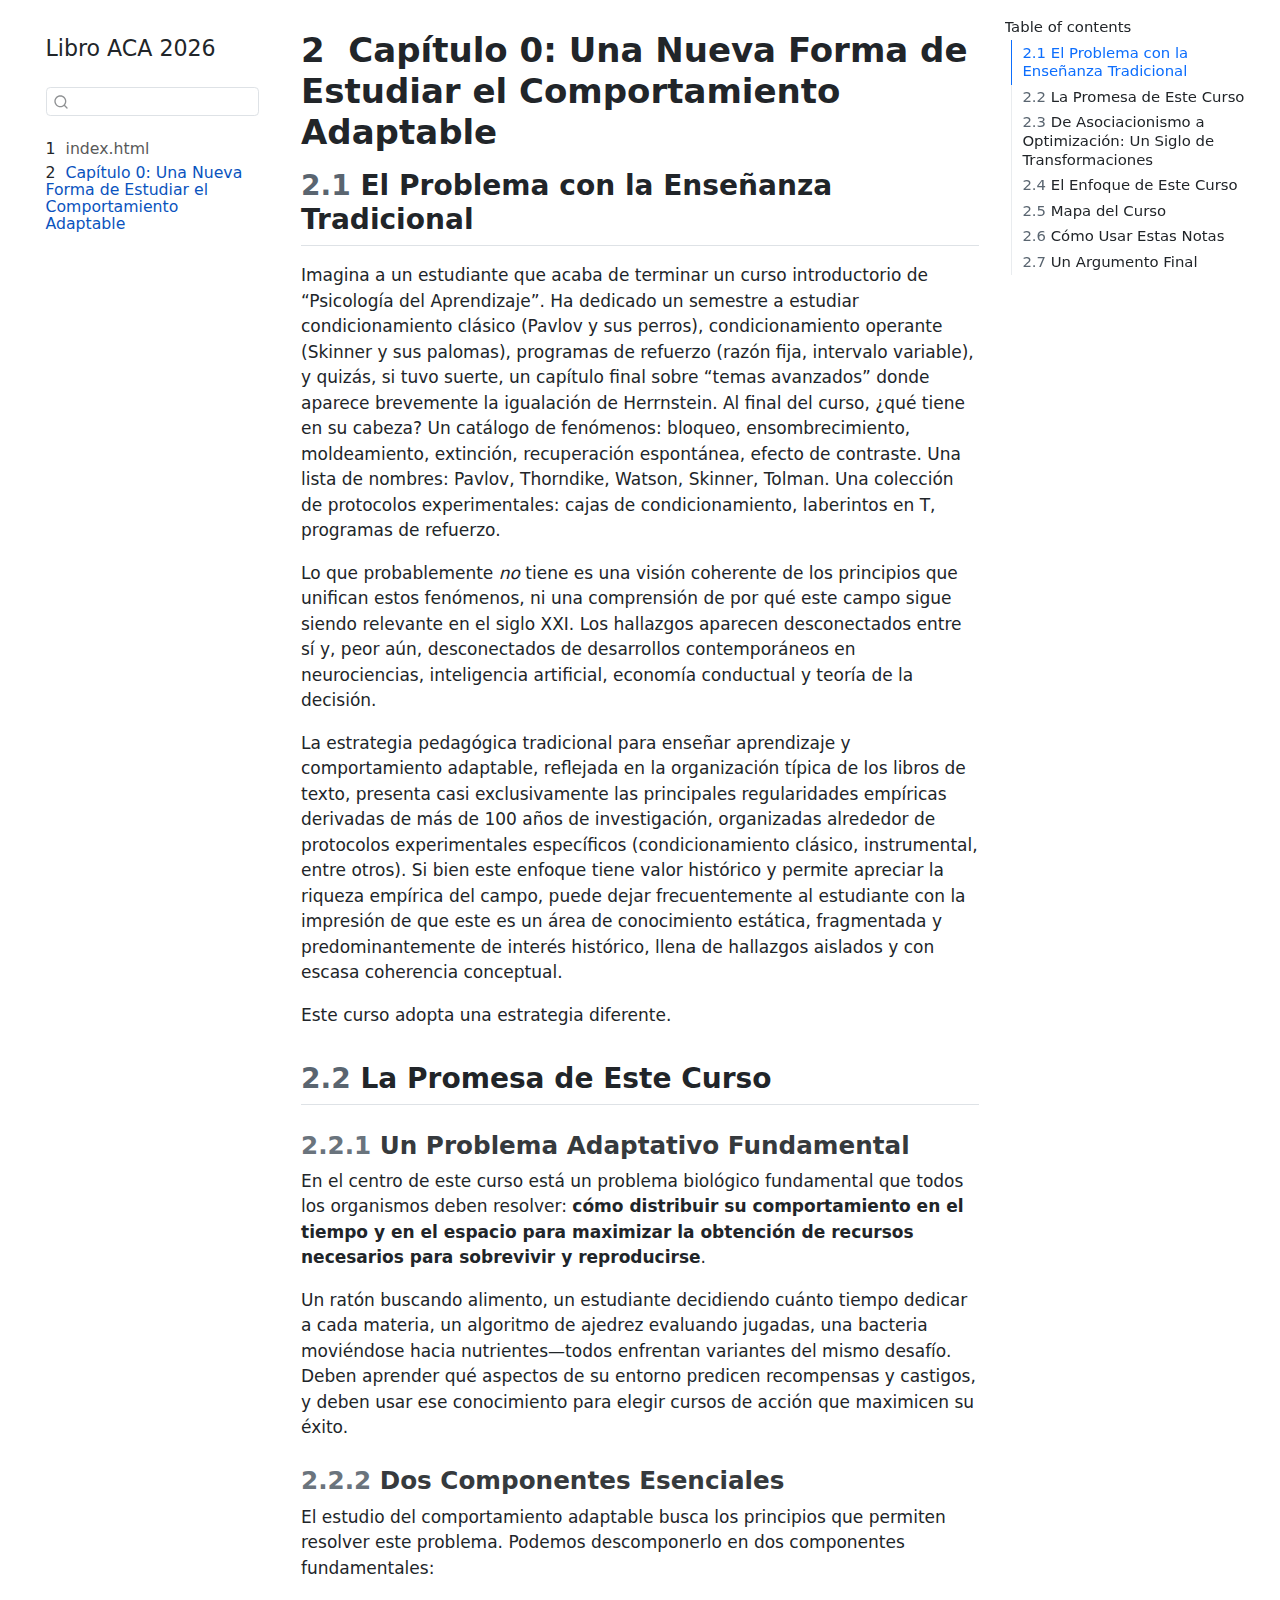
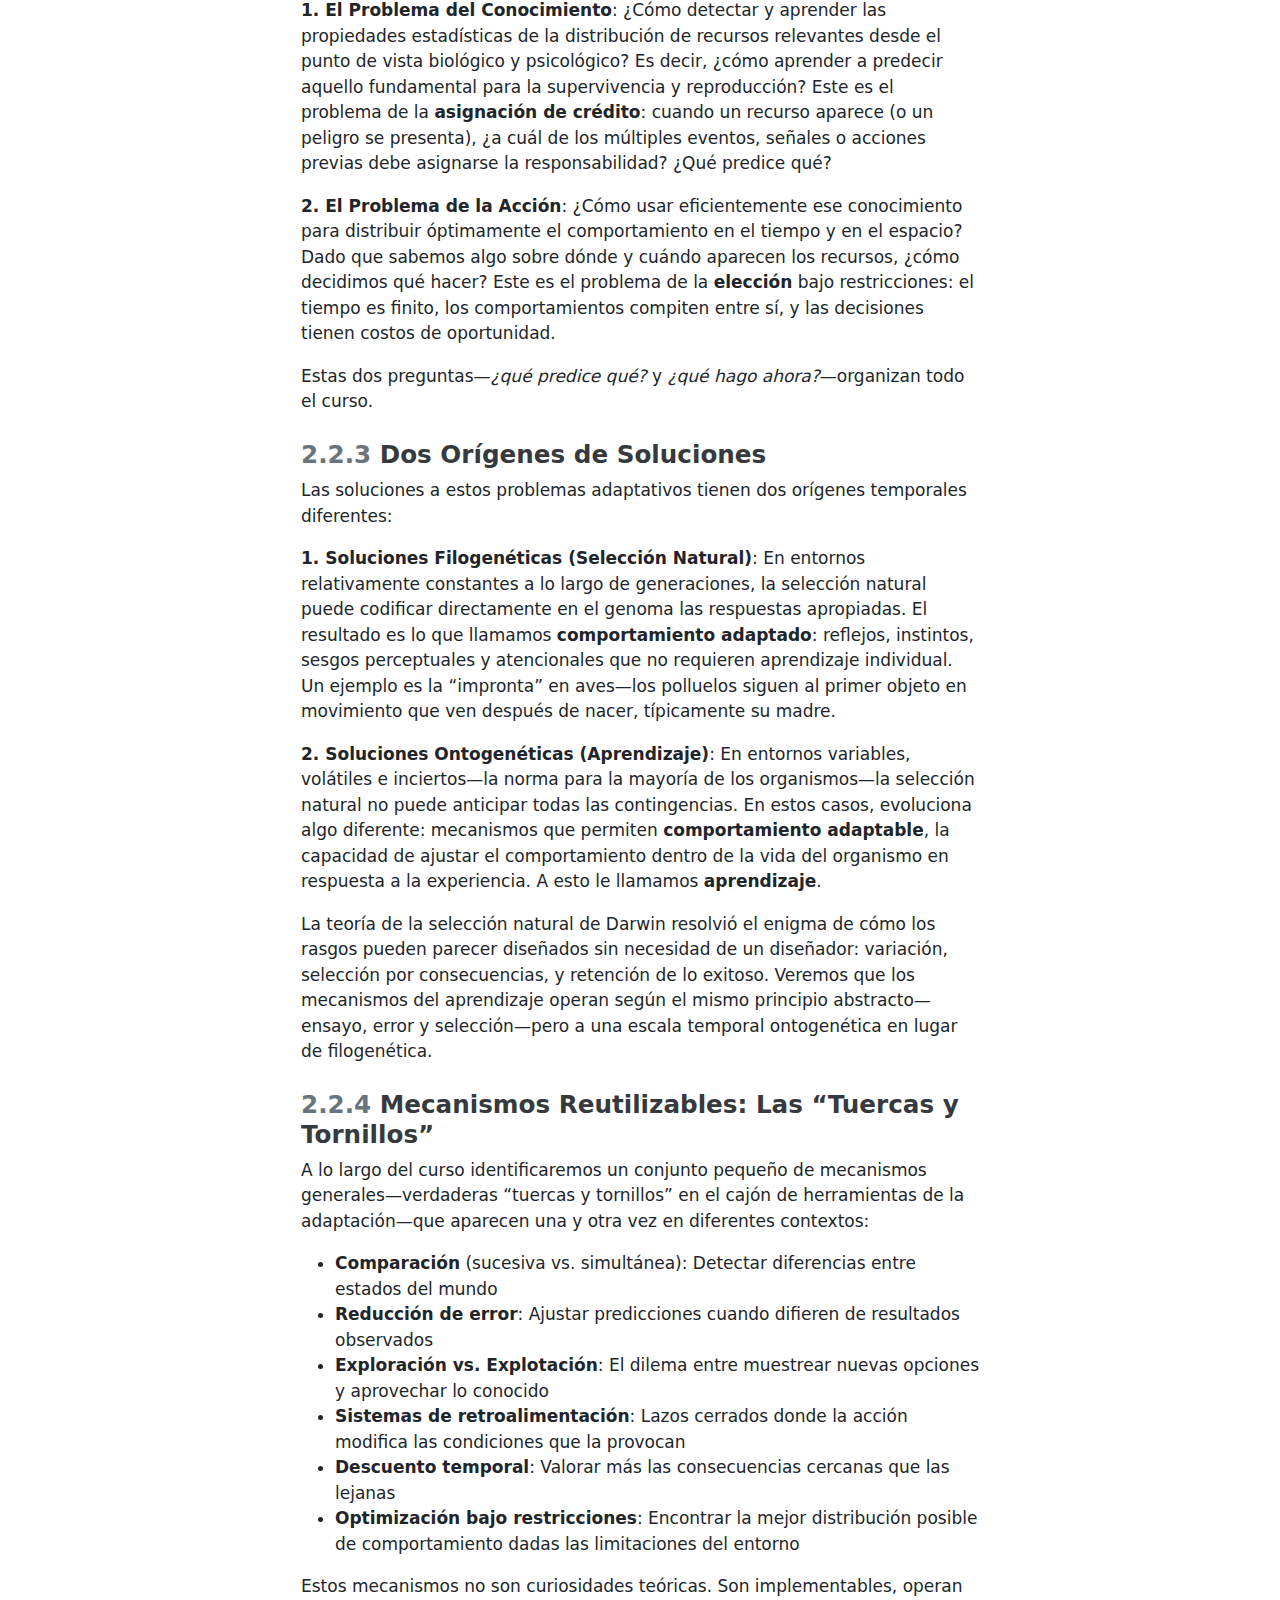
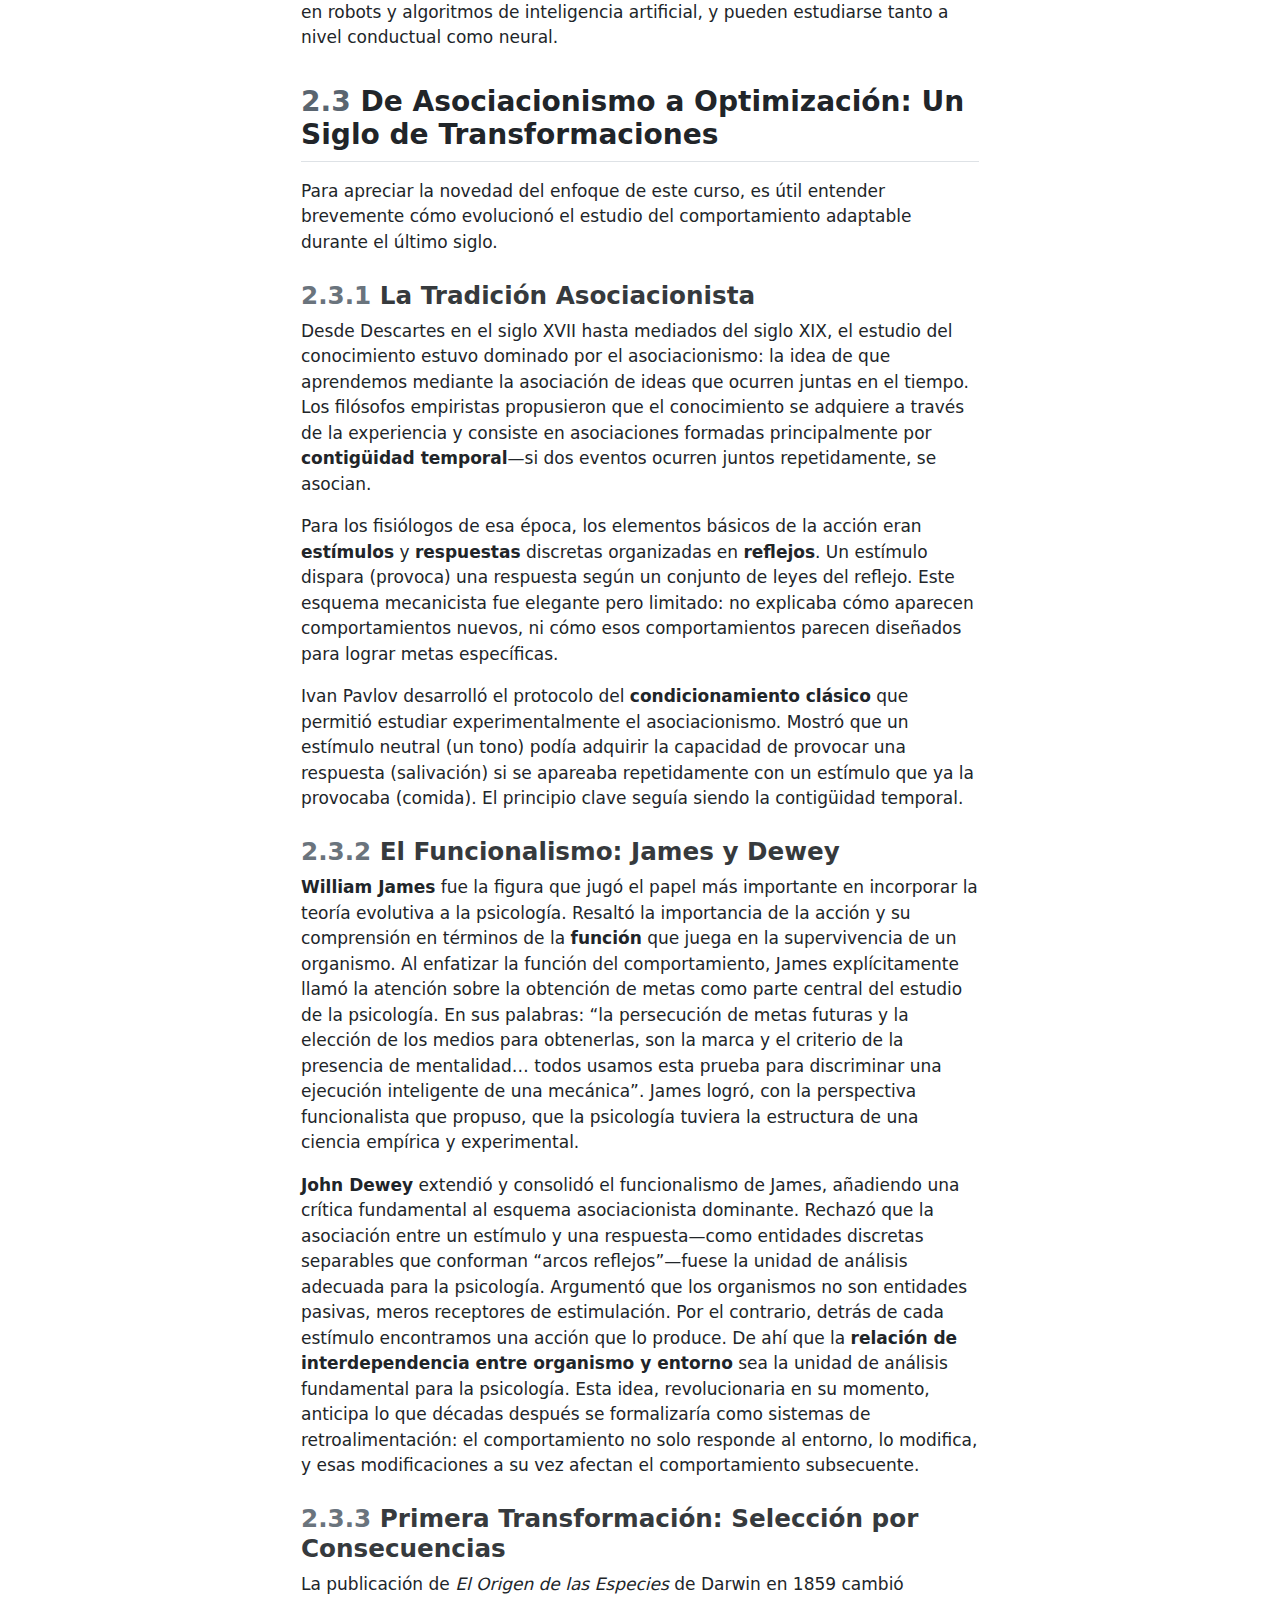
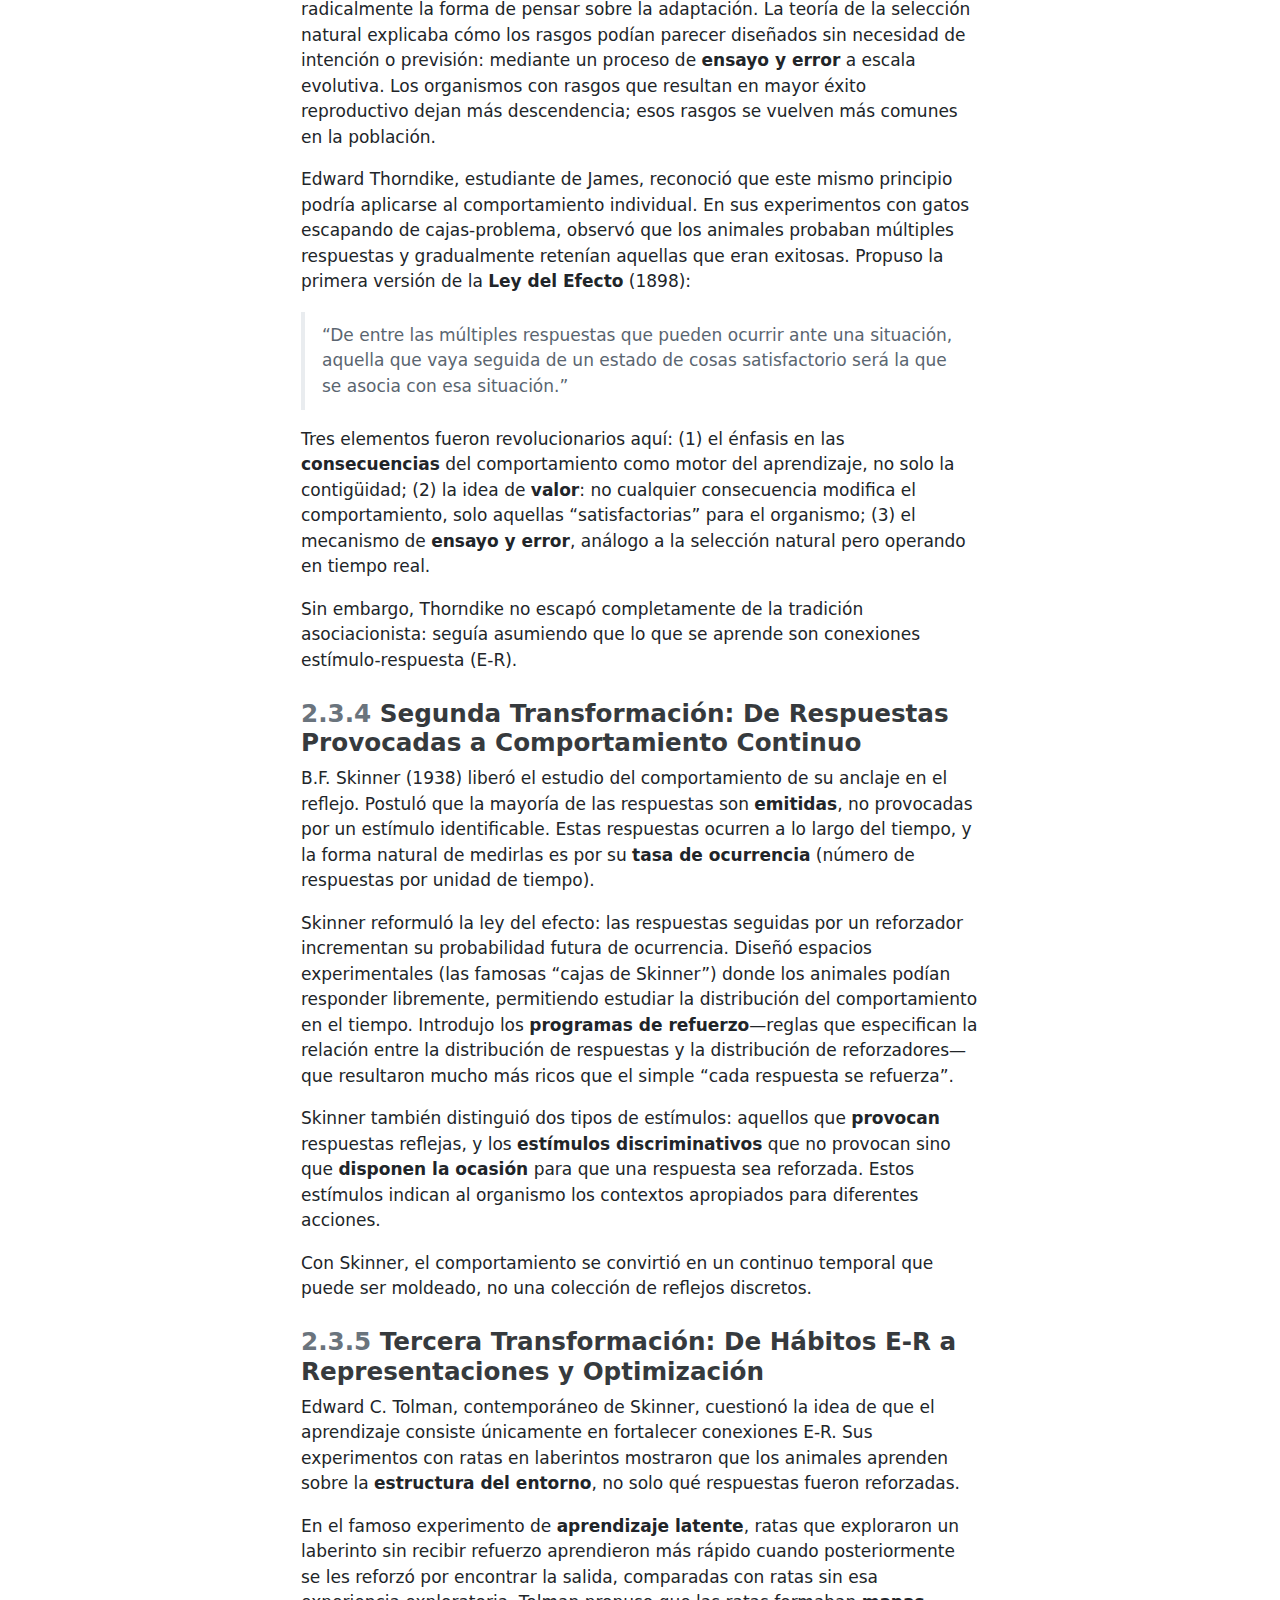
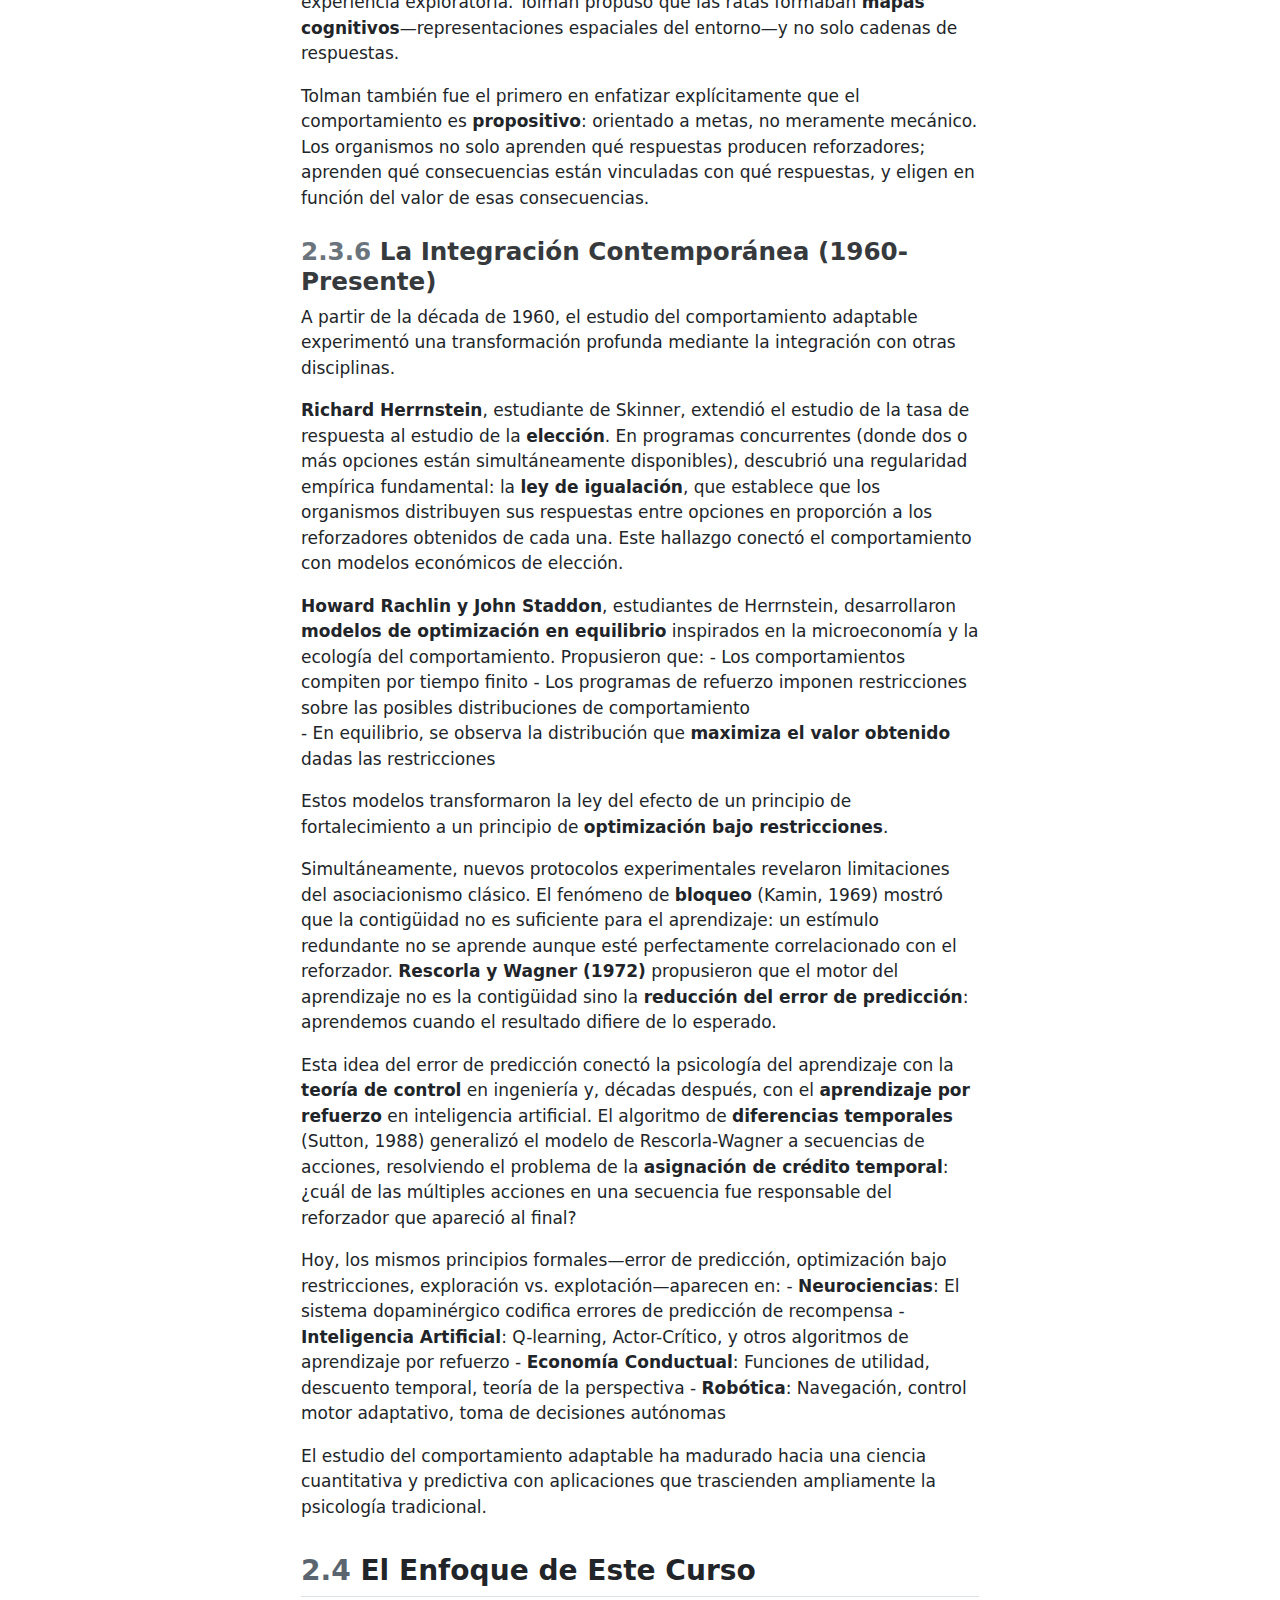
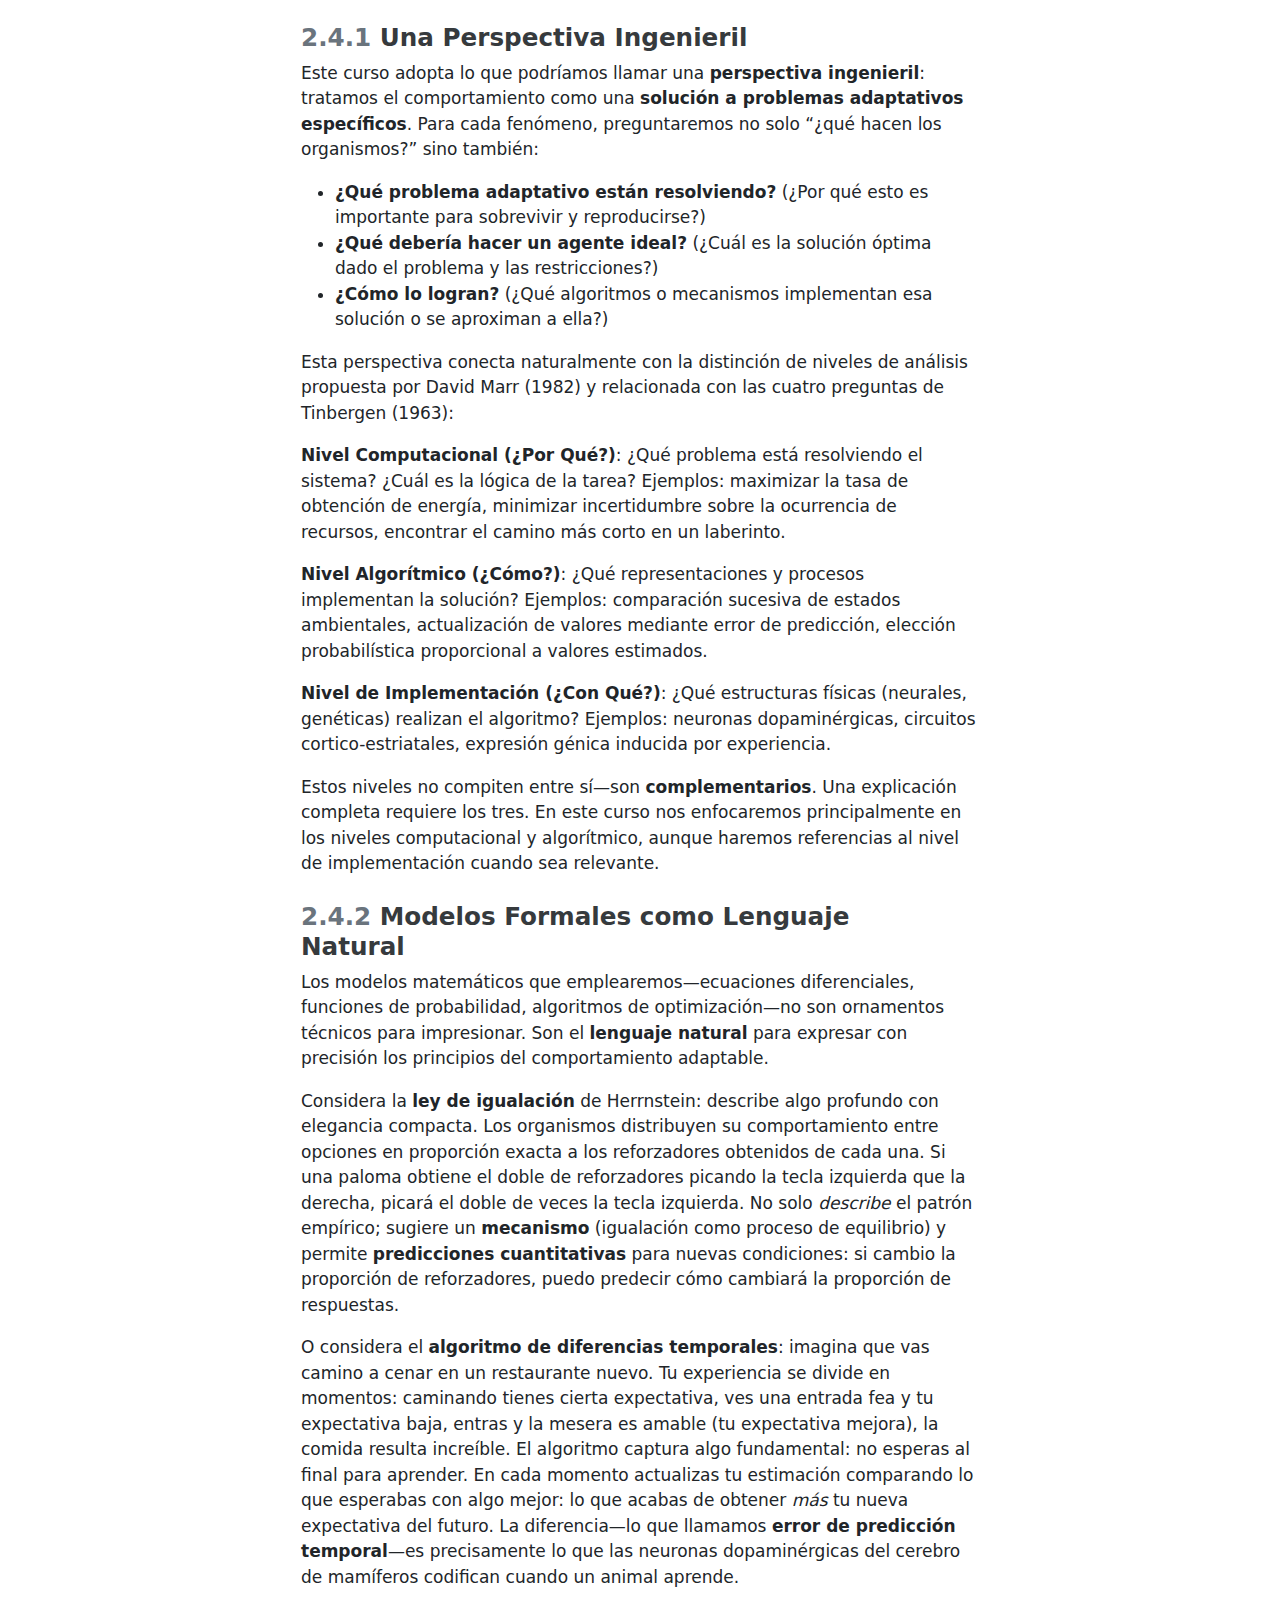
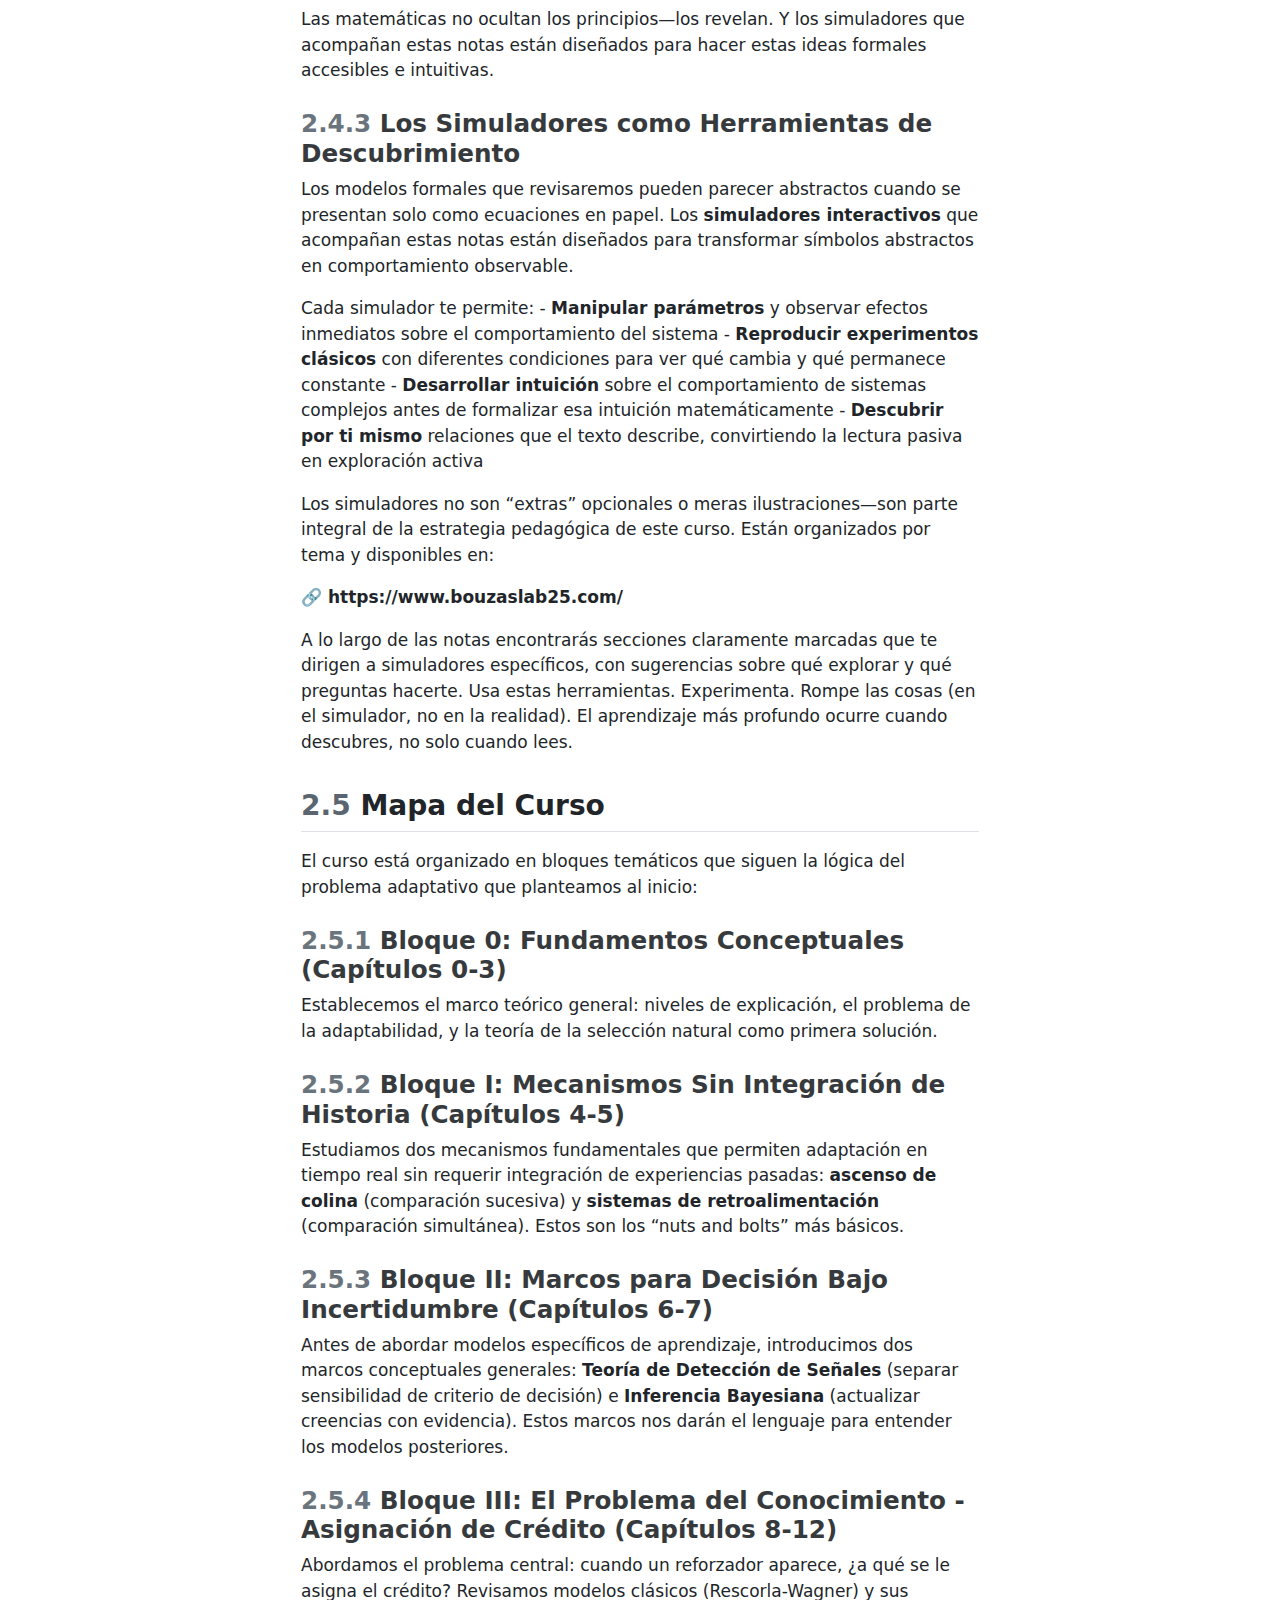
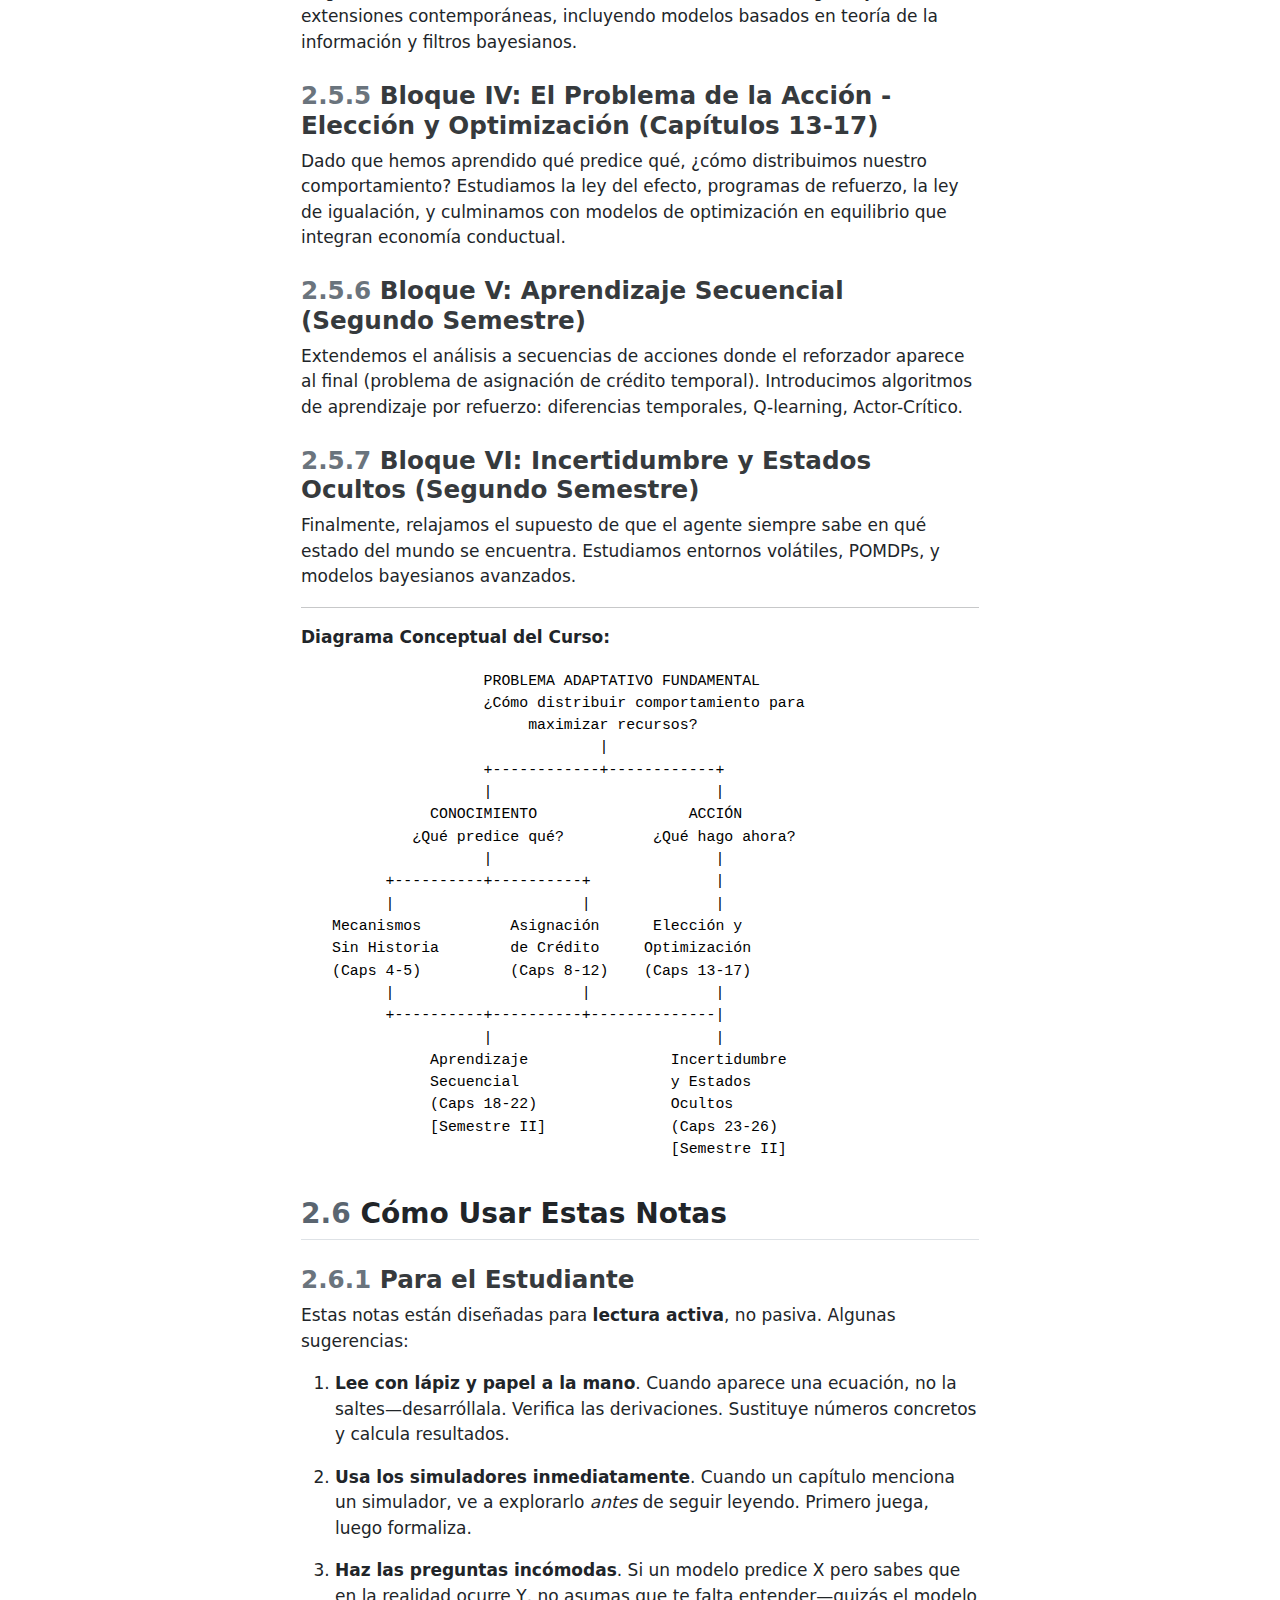
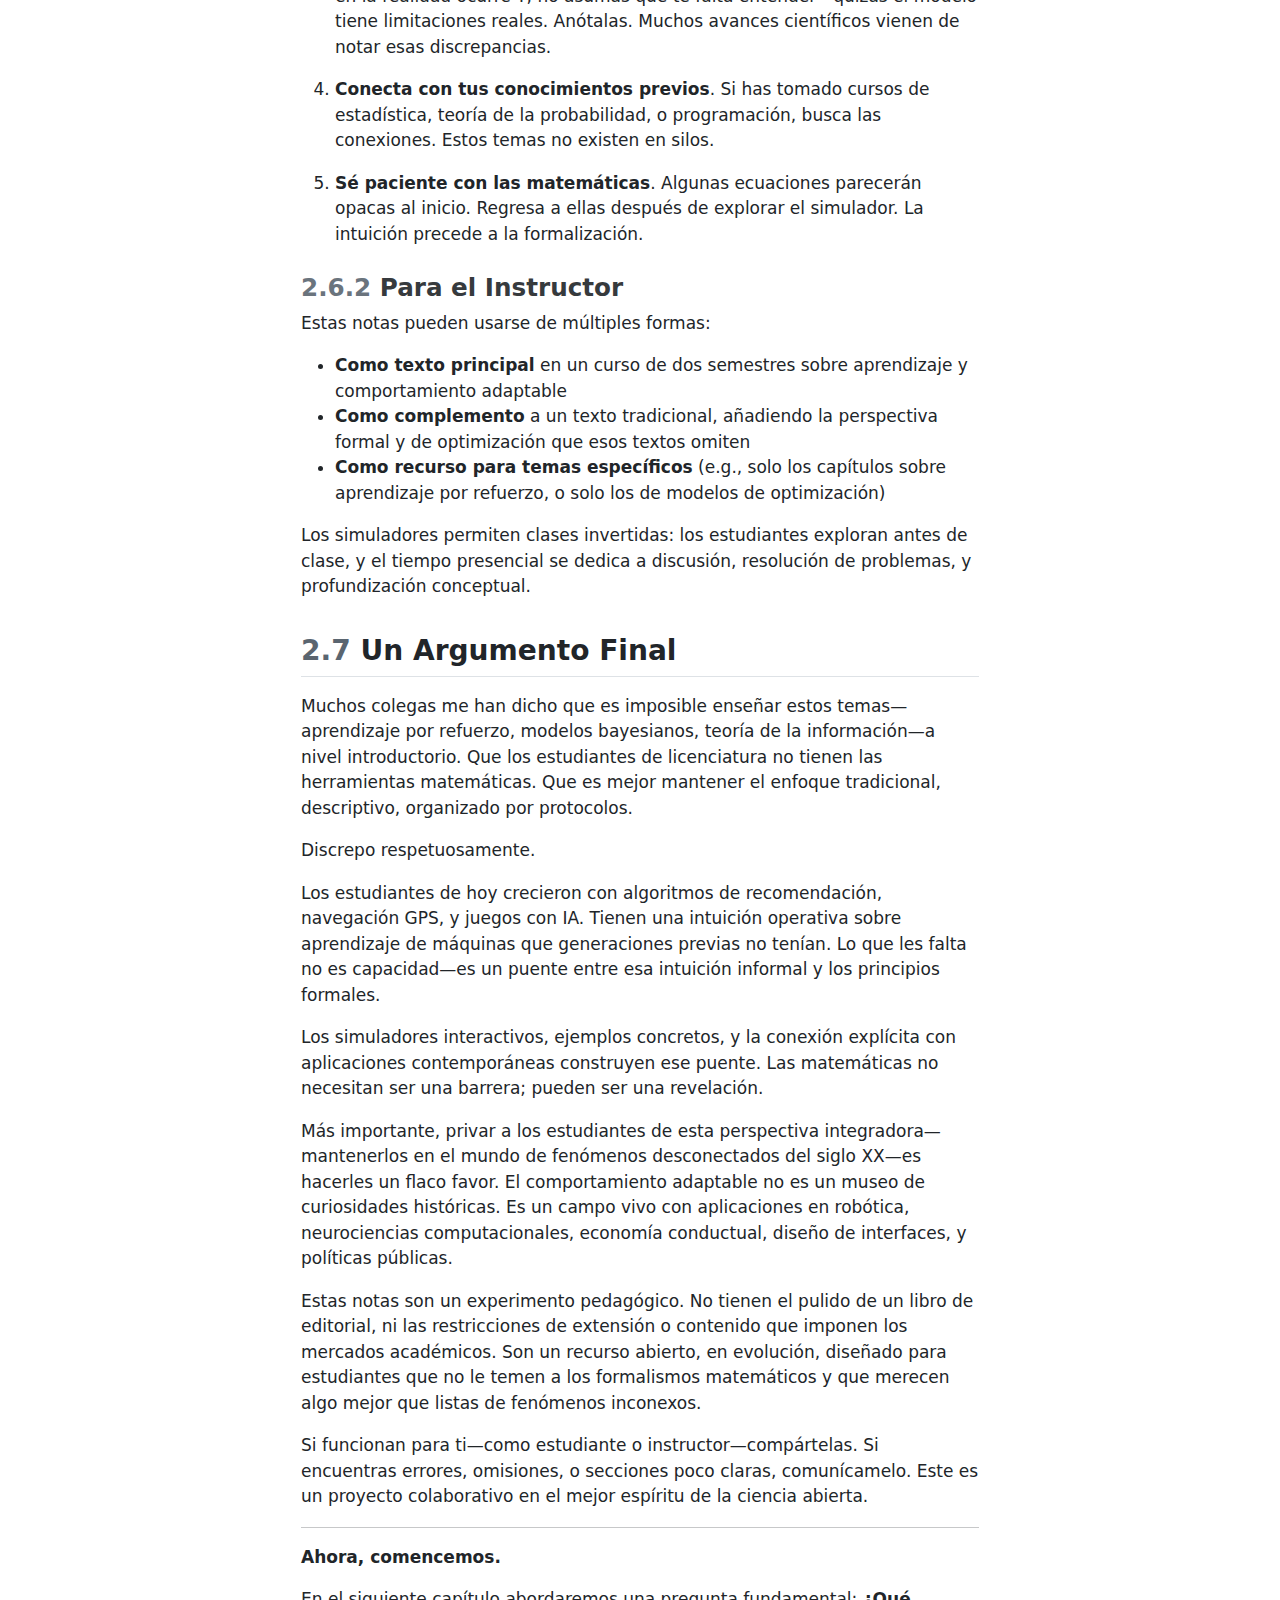
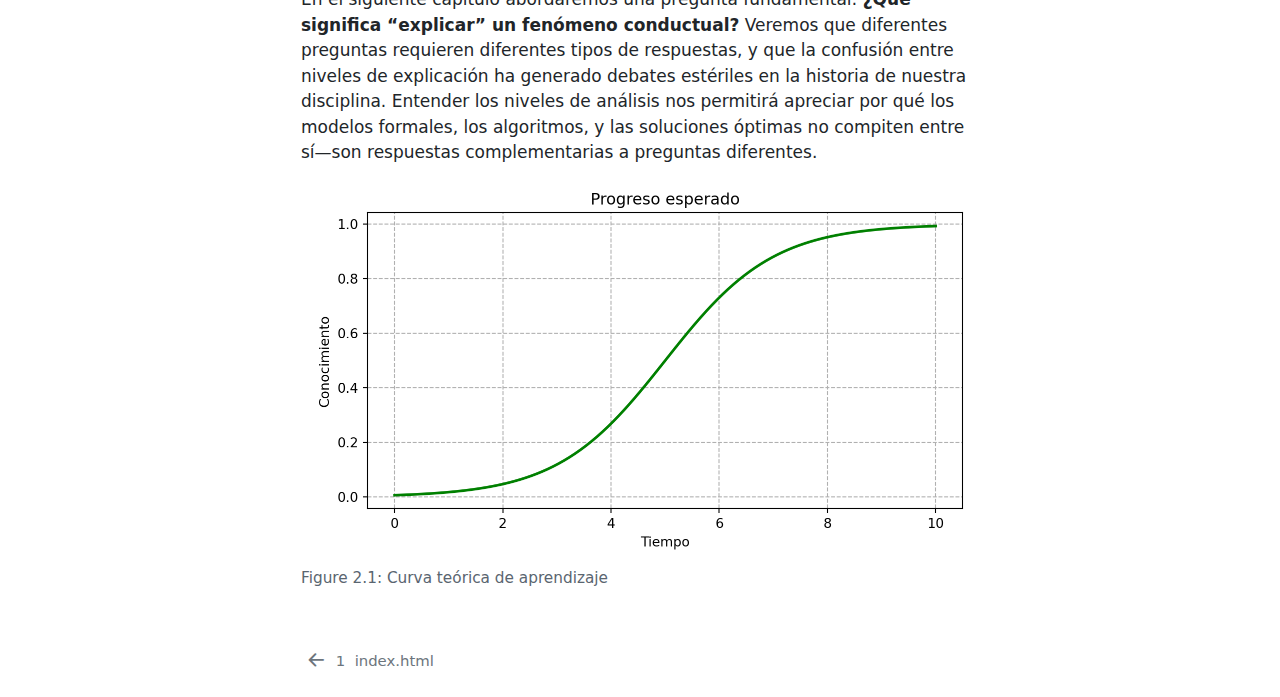
<file: docs/introducción.html>
<!DOCTYPE html>
<html xmlns="http://www.w3.org/1999/xhtml" lang="en" xml:lang="en"><head>

<meta charset="utf-8">
<meta name="generator" content="quarto-1.8.26">

<meta name="viewport" content="width=device-width, initial-scale=1.0, user-scalable=yes">


<title>2&nbsp; Capítulo 0: Una Nueva Forma de Estudiar el Comportamiento Adaptable – Libro ACA 2026</title>
<style>
code{white-space: pre-wrap;}
span.smallcaps{font-variant: small-caps;}
div.columns{display: flex; gap: min(4vw, 1.5em);}
div.column{flex: auto; overflow-x: auto;}
div.hanging-indent{margin-left: 1.5em; text-indent: -1.5em;}
ul.task-list{list-style: none;}
ul.task-list li input[type="checkbox"] {
  width: 0.8em;
  margin: 0 0.8em 0.2em -1em; /* quarto-specific, see https://github.com/quarto-dev/quarto-cli/issues/4556 */ 
  vertical-align: middle;
}
</style>


<script src="site_libs/quarto-nav/quarto-nav.js"></script>
<script src="site_libs/quarto-nav/headroom.min.js"></script>
<script src="site_libs/clipboard/clipboard.min.js"></script>
<script src="site_libs/quarto-search/autocomplete.umd.js"></script>
<script src="site_libs/quarto-search/fuse.min.js"></script>
<script src="site_libs/quarto-search/quarto-search.js"></script>
<meta name="quarto:offset" content="./">
<link href="./index.html" rel="prev">
<script src="site_libs/quarto-html/quarto.js" type="module"></script>
<script src="site_libs/quarto-html/tabsets/tabsets.js" type="module"></script>
<script src="site_libs/quarto-html/axe/axe-check.js" type="module"></script>
<script src="site_libs/quarto-html/popper.min.js"></script>
<script src="site_libs/quarto-html/tippy.umd.min.js"></script>
<script src="site_libs/quarto-html/anchor.min.js"></script>
<link href="site_libs/quarto-html/tippy.css" rel="stylesheet">
<link href="site_libs/quarto-html/quarto-syntax-highlighting-587c61ba64f3a5504c4d52d930310e48.css" rel="stylesheet" id="quarto-text-highlighting-styles">
<script src="site_libs/bootstrap/bootstrap.min.js"></script>
<link href="site_libs/bootstrap/bootstrap-icons.css" rel="stylesheet">
<link href="site_libs/bootstrap/bootstrap-99913b7803b80b0c1d2b970a25816663.min.css" rel="stylesheet" append-hash="true" id="quarto-bootstrap" data-mode="light">
<script id="quarto-search-options" type="application/json">{
  "location": "sidebar",
  "copy-button": false,
  "collapse-after": 3,
  "panel-placement": "start",
  "type": "textbox",
  "limit": 50,
  "keyboard-shortcut": [
    "f",
    "/",
    "s"
  ],
  "show-item-context": false,
  "language": {
    "search-no-results-text": "No results",
    "search-matching-documents-text": "matching documents",
    "search-copy-link-title": "Copy link to search",
    "search-hide-matches-text": "Hide additional matches",
    "search-more-match-text": "more match in this document",
    "search-more-matches-text": "more matches in this document",
    "search-clear-button-title": "Clear",
    "search-text-placeholder": "",
    "search-detached-cancel-button-title": "Cancel",
    "search-submit-button-title": "Submit",
    "search-label": "Search"
  }
}</script>


</head>

<body class="nav-sidebar floating quarto-light">

<div id="quarto-search-results"></div>
  <header id="quarto-header" class="headroom fixed-top">
  <nav class="quarto-secondary-nav">
    <div class="container-fluid d-flex">
      <button type="button" class="quarto-btn-toggle btn" data-bs-toggle="collapse" role="button" data-bs-target=".quarto-sidebar-collapse-item" aria-controls="quarto-sidebar" aria-expanded="false" aria-label="Toggle sidebar navigation" onclick="if (window.quartoToggleHeadroom) { window.quartoToggleHeadroom(); }">
        <i class="bi bi-layout-text-sidebar-reverse"></i>
      </button>
        <nav class="quarto-page-breadcrumbs" aria-label="breadcrumb"><ol class="breadcrumb"><li class="breadcrumb-item"><a href="./introducción.html"><span class="chapter-number">2</span>&nbsp; <span class="chapter-title">Capítulo 0: Una Nueva Forma de Estudiar el Comportamiento Adaptable</span></a></li></ol></nav>
        <a class="flex-grow-1" role="navigation" data-bs-toggle="collapse" data-bs-target=".quarto-sidebar-collapse-item" aria-controls="quarto-sidebar" aria-expanded="false" aria-label="Toggle sidebar navigation" onclick="if (window.quartoToggleHeadroom) { window.quartoToggleHeadroom(); }">      
        </a>
      <button type="button" class="btn quarto-search-button" aria-label="Search" onclick="window.quartoOpenSearch();">
        <i class="bi bi-search"></i>
      </button>
    </div>
  </nav>
</header>
<!-- content -->
<div id="quarto-content" class="quarto-container page-columns page-rows-contents page-layout-article">
<!-- sidebar -->
  <nav id="quarto-sidebar" class="sidebar collapse collapse-horizontal quarto-sidebar-collapse-item sidebar-navigation floating overflow-auto">
    <div class="pt-lg-2 mt-2 text-left sidebar-header">
    <div class="sidebar-title mb-0 py-0">
      <a href="./">Libro ACA 2026</a> 
    </div>
      </div>
        <div class="mt-2 flex-shrink-0 align-items-center">
        <div class="sidebar-search">
        <div id="quarto-search" class="" title="Search"></div>
        </div>
        </div>
    <div class="sidebar-menu-container"> 
    <ul class="list-unstyled mt-1">
        <li class="sidebar-item">
  <div class="sidebar-item-container"> 
  <a href="./index.html" class="sidebar-item-text sidebar-link">
 <span class="menu-text"><span class="chapter-number">1</span>&nbsp; <span class="chapter-title">index.html</span></span></a>
  </div>
</li>
        <li class="sidebar-item">
  <div class="sidebar-item-container"> 
  <a href="./introducción.html" class="sidebar-item-text sidebar-link active">
 <span class="menu-text"><span class="chapter-number">2</span>&nbsp; <span class="chapter-title">Capítulo 0: Una Nueva Forma de Estudiar el Comportamiento Adaptable</span></span></a>
  </div>
</li>
    </ul>
    </div>
</nav>
<div id="quarto-sidebar-glass" class="quarto-sidebar-collapse-item" data-bs-toggle="collapse" data-bs-target=".quarto-sidebar-collapse-item"></div>
<!-- margin-sidebar -->
    <div id="quarto-margin-sidebar" class="sidebar margin-sidebar">
        <nav id="TOC" role="doc-toc" class="toc-active">
    <h2 id="toc-title">Table of contents</h2>
   
  <ul>
  <li><a href="#el-problema-con-la-enseñanza-tradicional" id="toc-el-problema-con-la-enseñanza-tradicional" class="nav-link active" data-scroll-target="#el-problema-con-la-enseñanza-tradicional"><span class="header-section-number">2.1</span> El Problema con la Enseñanza Tradicional</a></li>
  <li><a href="#la-promesa-de-este-curso" id="toc-la-promesa-de-este-curso" class="nav-link" data-scroll-target="#la-promesa-de-este-curso"><span class="header-section-number">2.2</span> La Promesa de Este Curso</a>
  <ul class="collapse">
  <li><a href="#un-problema-adaptativo-fundamental" id="toc-un-problema-adaptativo-fundamental" class="nav-link" data-scroll-target="#un-problema-adaptativo-fundamental"><span class="header-section-number">2.2.1</span> Un Problema Adaptativo Fundamental</a></li>
  <li><a href="#dos-componentes-esenciales" id="toc-dos-componentes-esenciales" class="nav-link" data-scroll-target="#dos-componentes-esenciales"><span class="header-section-number">2.2.2</span> Dos Componentes Esenciales</a></li>
  <li><a href="#dos-orígenes-de-soluciones" id="toc-dos-orígenes-de-soluciones" class="nav-link" data-scroll-target="#dos-orígenes-de-soluciones"><span class="header-section-number">2.2.3</span> Dos Orígenes de Soluciones</a></li>
  <li><a href="#mecanismos-reutilizables-las-tuercas-y-tornillos" id="toc-mecanismos-reutilizables-las-tuercas-y-tornillos" class="nav-link" data-scroll-target="#mecanismos-reutilizables-las-tuercas-y-tornillos"><span class="header-section-number">2.2.4</span> Mecanismos Reutilizables: Las “Tuercas y Tornillos”</a></li>
  </ul></li>
  <li><a href="#de-asociacionismo-a-optimización-un-siglo-de-transformaciones" id="toc-de-asociacionismo-a-optimización-un-siglo-de-transformaciones" class="nav-link" data-scroll-target="#de-asociacionismo-a-optimización-un-siglo-de-transformaciones"><span class="header-section-number">2.3</span> De Asociacionismo a Optimización: Un Siglo de Transformaciones</a>
  <ul class="collapse">
  <li><a href="#la-tradición-asociacionista" id="toc-la-tradición-asociacionista" class="nav-link" data-scroll-target="#la-tradición-asociacionista"><span class="header-section-number">2.3.1</span> La Tradición Asociacionista</a></li>
  <li><a href="#el-funcionalismo-james-y-dewey" id="toc-el-funcionalismo-james-y-dewey" class="nav-link" data-scroll-target="#el-funcionalismo-james-y-dewey"><span class="header-section-number">2.3.2</span> El Funcionalismo: James y Dewey</a></li>
  <li><a href="#primera-transformación-selección-por-consecuencias" id="toc-primera-transformación-selección-por-consecuencias" class="nav-link" data-scroll-target="#primera-transformación-selección-por-consecuencias"><span class="header-section-number">2.3.3</span> Primera Transformación: Selección por Consecuencias</a></li>
  <li><a href="#segunda-transformación-de-respuestas-provocadas-a-comportamiento-continuo" id="toc-segunda-transformación-de-respuestas-provocadas-a-comportamiento-continuo" class="nav-link" data-scroll-target="#segunda-transformación-de-respuestas-provocadas-a-comportamiento-continuo"><span class="header-section-number">2.3.4</span> Segunda Transformación: De Respuestas Provocadas a Comportamiento Continuo</a></li>
  <li><a href="#tercera-transformación-de-hábitos-e-r-a-representaciones-y-optimización" id="toc-tercera-transformación-de-hábitos-e-r-a-representaciones-y-optimización" class="nav-link" data-scroll-target="#tercera-transformación-de-hábitos-e-r-a-representaciones-y-optimización"><span class="header-section-number">2.3.5</span> Tercera Transformación: De Hábitos E-R a Representaciones y Optimización</a></li>
  <li><a href="#la-integración-contemporánea-1960-presente" id="toc-la-integración-contemporánea-1960-presente" class="nav-link" data-scroll-target="#la-integración-contemporánea-1960-presente"><span class="header-section-number">2.3.6</span> La Integración Contemporánea (1960-Presente)</a></li>
  </ul></li>
  <li><a href="#el-enfoque-de-este-curso" id="toc-el-enfoque-de-este-curso" class="nav-link" data-scroll-target="#el-enfoque-de-este-curso"><span class="header-section-number">2.4</span> El Enfoque de Este Curso</a>
  <ul class="collapse">
  <li><a href="#una-perspectiva-ingenieril" id="toc-una-perspectiva-ingenieril" class="nav-link" data-scroll-target="#una-perspectiva-ingenieril"><span class="header-section-number">2.4.1</span> Una Perspectiva Ingenieril</a></li>
  <li><a href="#modelos-formales-como-lenguaje-natural" id="toc-modelos-formales-como-lenguaje-natural" class="nav-link" data-scroll-target="#modelos-formales-como-lenguaje-natural"><span class="header-section-number">2.4.2</span> Modelos Formales como Lenguaje Natural</a></li>
  <li><a href="#los-simuladores-como-herramientas-de-descubrimiento" id="toc-los-simuladores-como-herramientas-de-descubrimiento" class="nav-link" data-scroll-target="#los-simuladores-como-herramientas-de-descubrimiento"><span class="header-section-number">2.4.3</span> Los Simuladores como Herramientas de Descubrimiento</a></li>
  </ul></li>
  <li><a href="#mapa-del-curso" id="toc-mapa-del-curso" class="nav-link" data-scroll-target="#mapa-del-curso"><span class="header-section-number">2.5</span> Mapa del Curso</a>
  <ul class="collapse">
  <li><a href="#bloque-0-fundamentos-conceptuales-capítulos-0-3" id="toc-bloque-0-fundamentos-conceptuales-capítulos-0-3" class="nav-link" data-scroll-target="#bloque-0-fundamentos-conceptuales-capítulos-0-3"><span class="header-section-number">2.5.1</span> <strong>Bloque 0: Fundamentos Conceptuales</strong> (Capítulos 0-3)</a></li>
  <li><a href="#bloque-i-mecanismos-sin-integración-de-historia-capítulos-4-5" id="toc-bloque-i-mecanismos-sin-integración-de-historia-capítulos-4-5" class="nav-link" data-scroll-target="#bloque-i-mecanismos-sin-integración-de-historia-capítulos-4-5"><span class="header-section-number">2.5.2</span> <strong>Bloque I: Mecanismos Sin Integración de Historia</strong> (Capítulos 4-5)</a></li>
  <li><a href="#bloque-ii-marcos-para-decisión-bajo-incertidumbre-capítulos-6-7" id="toc-bloque-ii-marcos-para-decisión-bajo-incertidumbre-capítulos-6-7" class="nav-link" data-scroll-target="#bloque-ii-marcos-para-decisión-bajo-incertidumbre-capítulos-6-7"><span class="header-section-number">2.5.3</span> <strong>Bloque II: Marcos para Decisión Bajo Incertidumbre</strong> (Capítulos 6-7)</a></li>
  <li><a href="#bloque-iii-el-problema-del-conocimiento---asignación-de-crédito-capítulos-8-12" id="toc-bloque-iii-el-problema-del-conocimiento---asignación-de-crédito-capítulos-8-12" class="nav-link" data-scroll-target="#bloque-iii-el-problema-del-conocimiento---asignación-de-crédito-capítulos-8-12"><span class="header-section-number">2.5.4</span> <strong>Bloque III: El Problema del Conocimiento - Asignación de Crédito</strong> (Capítulos 8-12)</a></li>
  <li><a href="#bloque-iv-el-problema-de-la-acción---elección-y-optimización-capítulos-13-17" id="toc-bloque-iv-el-problema-de-la-acción---elección-y-optimización-capítulos-13-17" class="nav-link" data-scroll-target="#bloque-iv-el-problema-de-la-acción---elección-y-optimización-capítulos-13-17"><span class="header-section-number">2.5.5</span> <strong>Bloque IV: El Problema de la Acción - Elección y Optimización</strong> (Capítulos 13-17)</a></li>
  <li><a href="#bloque-v-aprendizaje-secuencial-segundo-semestre" id="toc-bloque-v-aprendizaje-secuencial-segundo-semestre" class="nav-link" data-scroll-target="#bloque-v-aprendizaje-secuencial-segundo-semestre"><span class="header-section-number">2.5.6</span> <strong>Bloque V: Aprendizaje Secuencial</strong> (Segundo Semestre)</a></li>
  <li><a href="#bloque-vi-incertidumbre-y-estados-ocultos-segundo-semestre" id="toc-bloque-vi-incertidumbre-y-estados-ocultos-segundo-semestre" class="nav-link" data-scroll-target="#bloque-vi-incertidumbre-y-estados-ocultos-segundo-semestre"><span class="header-section-number">2.5.7</span> <strong>Bloque VI: Incertidumbre y Estados Ocultos</strong> (Segundo Semestre)</a></li>
  </ul></li>
  <li><a href="#cómo-usar-estas-notas" id="toc-cómo-usar-estas-notas" class="nav-link" data-scroll-target="#cómo-usar-estas-notas"><span class="header-section-number">2.6</span> Cómo Usar Estas Notas</a>
  <ul class="collapse">
  <li><a href="#para-el-estudiante" id="toc-para-el-estudiante" class="nav-link" data-scroll-target="#para-el-estudiante"><span class="header-section-number">2.6.1</span> Para el Estudiante</a></li>
  <li><a href="#para-el-instructor" id="toc-para-el-instructor" class="nav-link" data-scroll-target="#para-el-instructor"><span class="header-section-number">2.6.2</span> Para el Instructor</a></li>
  </ul></li>
  <li><a href="#un-argumento-final" id="toc-un-argumento-final" class="nav-link" data-scroll-target="#un-argumento-final"><span class="header-section-number">2.7</span> Un Argumento Final</a></li>
  </ul>
</nav>
    </div>
<!-- main -->
<main class="content" id="quarto-document-content">

<header id="title-block-header" class="quarto-title-block default">
<div class="quarto-title">
<h1 class="title"><span class="chapter-number">2</span>&nbsp; <span class="chapter-title">Capítulo 0: Una Nueva Forma de Estudiar el Comportamiento Adaptable</span></h1>
</div>



<div class="quarto-title-meta">

    
  
    
  </div>
  


</header>


<section id="el-problema-con-la-enseñanza-tradicional" class="level2" data-number="2.1">
<h2 data-number="2.1" class="anchored" data-anchor-id="el-problema-con-la-enseñanza-tradicional"><span class="header-section-number">2.1</span> El Problema con la Enseñanza Tradicional</h2>
<p>Imagina a un estudiante que acaba de terminar un curso introductorio de “Psicología del Aprendizaje”. Ha dedicado un semestre a estudiar condicionamiento clásico (Pavlov y sus perros), condicionamiento operante (Skinner y sus palomas), programas de refuerzo (razón fija, intervalo variable), y quizás, si tuvo suerte, un capítulo final sobre “temas avanzados” donde aparece brevemente la igualación de Herrnstein. Al final del curso, ¿qué tiene en su cabeza? Un catálogo de fenómenos: bloqueo, ensombrecimiento, moldeamiento, extinción, recuperación espontánea, efecto de contraste. Una lista de nombres: Pavlov, Thorndike, Watson, Skinner, Tolman. Una colección de protocolos experimentales: cajas de condicionamiento, laberintos en T, programas de refuerzo.</p>
<p>Lo que probablemente <em>no</em> tiene es una visión coherente de los principios que unifican estos fenómenos, ni una comprensión de por qué este campo sigue siendo relevante en el siglo XXI. Los hallazgos aparecen desconectados entre sí y, peor aún, desconectados de desarrollos contemporáneos en neurociencias, inteligencia artificial, economía conductual y teoría de la decisión.</p>
<p>La estrategia pedagógica tradicional para enseñar aprendizaje y comportamiento adaptable, reflejada en la organización típica de los libros de texto, presenta casi exclusivamente las principales regularidades empíricas derivadas de más de 100 años de investigación, organizadas alrededor de protocolos experimentales específicos (condicionamiento clásico, instrumental, entre otros). Si bien este enfoque tiene valor histórico y permite apreciar la riqueza empírica del campo, puede dejar frecuentemente al estudiante con la impresión de que este es un área de conocimiento estática, fragmentada y predominantemente de interés histórico, llena de hallazgos aislados y con escasa coherencia conceptual.</p>
<p>Este curso adopta una estrategia diferente.</p>
</section>
<section id="la-promesa-de-este-curso" class="level2" data-number="2.2">
<h2 data-number="2.2" class="anchored" data-anchor-id="la-promesa-de-este-curso"><span class="header-section-number">2.2</span> La Promesa de Este Curso</h2>
<section id="un-problema-adaptativo-fundamental" class="level3" data-number="2.2.1">
<h3 data-number="2.2.1" class="anchored" data-anchor-id="un-problema-adaptativo-fundamental"><span class="header-section-number">2.2.1</span> Un Problema Adaptativo Fundamental</h3>
<p>En el centro de este curso está un problema biológico fundamental que todos los organismos deben resolver: <strong>cómo distribuir su comportamiento en el tiempo y en el espacio para maximizar la obtención de recursos necesarios para sobrevivir y reproducirse</strong>.</p>
<p>Un ratón buscando alimento, un estudiante decidiendo cuánto tiempo dedicar a cada materia, un algoritmo de ajedrez evaluando jugadas, una bacteria moviéndose hacia nutrientes—todos enfrentan variantes del mismo desafío. Deben aprender qué aspectos de su entorno predicen recompensas y castigos, y deben usar ese conocimiento para elegir cursos de acción que maximicen su éxito.</p>
</section>
<section id="dos-componentes-esenciales" class="level3" data-number="2.2.2">
<h3 data-number="2.2.2" class="anchored" data-anchor-id="dos-componentes-esenciales"><span class="header-section-number">2.2.2</span> Dos Componentes Esenciales</h3>
<p>El estudio del comportamiento adaptable busca los principios que permiten resolver este problema. Podemos descomponerlo en dos componentes fundamentales:</p>
<p><strong>1. El Problema del Conocimiento</strong>: ¿Cómo detectar y aprender las propiedades estadísticas de la distribución de recursos relevantes desde el punto de vista biológico y psicológico? Es decir, ¿cómo aprender a predecir aquello fundamental para la supervivencia y reproducción? Este es el problema de la <strong>asignación de crédito</strong>: cuando un recurso aparece (o un peligro se presenta), ¿a cuál de los múltiples eventos, señales o acciones previas debe asignarse la responsabilidad? ¿Qué predice qué?</p>
<p><strong>2. El Problema de la Acción</strong>: ¿Cómo usar eficientemente ese conocimiento para distribuir óptimamente el comportamiento en el tiempo y en el espacio? Dado que sabemos algo sobre dónde y cuándo aparecen los recursos, ¿cómo decidimos qué hacer? Este es el problema de la <strong>elección</strong> bajo restricciones: el tiempo es finito, los comportamientos compiten entre sí, y las decisiones tienen costos de oportunidad.</p>
<p>Estas dos preguntas—<em>¿qué predice qué?</em> y <em>¿qué hago ahora?</em>—organizan todo el curso.</p>
</section>
<section id="dos-orígenes-de-soluciones" class="level3" data-number="2.2.3">
<h3 data-number="2.2.3" class="anchored" data-anchor-id="dos-orígenes-de-soluciones"><span class="header-section-number">2.2.3</span> Dos Orígenes de Soluciones</h3>
<p>Las soluciones a estos problemas adaptativos tienen dos orígenes temporales diferentes:</p>
<p><strong>1. Soluciones Filogenéticas (Selección Natural)</strong>: En entornos relativamente constantes a lo largo de generaciones, la selección natural puede codificar directamente en el genoma las respuestas apropiadas. El resultado es lo que llamamos <strong>comportamiento adaptado</strong>: reflejos, instintos, sesgos perceptuales y atencionales que no requieren aprendizaje individual. Un ejemplo es la “impronta” en aves—los polluelos siguen al primer objeto en movimiento que ven después de nacer, típicamente su madre.</p>
<p><strong>2. Soluciones Ontogenéticas (Aprendizaje)</strong>: En entornos variables, volátiles e inciertos—la norma para la mayoría de los organismos—la selección natural no puede anticipar todas las contingencias. En estos casos, evoluciona algo diferente: mecanismos que permiten <strong>comportamiento adaptable</strong>, la capacidad de ajustar el comportamiento dentro de la vida del organismo en respuesta a la experiencia. A esto le llamamos <strong>aprendizaje</strong>.</p>
<p>La teoría de la selección natural de Darwin resolvió el enigma de cómo los rasgos pueden parecer diseñados sin necesidad de un diseñador: variación, selección por consecuencias, y retención de lo exitoso. Veremos que los mecanismos del aprendizaje operan según el mismo principio abstracto—ensayo, error y selección—pero a una escala temporal ontogenética en lugar de filogenética.</p>
</section>
<section id="mecanismos-reutilizables-las-tuercas-y-tornillos" class="level3" data-number="2.2.4">
<h3 data-number="2.2.4" class="anchored" data-anchor-id="mecanismos-reutilizables-las-tuercas-y-tornillos"><span class="header-section-number">2.2.4</span> Mecanismos Reutilizables: Las “Tuercas y Tornillos”</h3>
<p>A lo largo del curso identificaremos un conjunto pequeño de mecanismos generales—verdaderas “tuercas y tornillos” en el cajón de herramientas de la adaptación—que aparecen una y otra vez en diferentes contextos:</p>
<ul>
<li><strong>Comparación</strong> (sucesiva vs.&nbsp;simultánea): Detectar diferencias entre estados del mundo</li>
<li><strong>Reducción de error</strong>: Ajustar predicciones cuando difieren de resultados observados</li>
<li><strong>Exploración vs.&nbsp;Explotación</strong>: El dilema entre muestrear nuevas opciones y aprovechar lo conocido</li>
<li><strong>Sistemas de retroalimentación</strong>: Lazos cerrados donde la acción modifica las condiciones que la provocan</li>
<li><strong>Descuento temporal</strong>: Valorar más las consecuencias cercanas que las lejanas</li>
<li><strong>Optimización bajo restricciones</strong>: Encontrar la mejor distribución posible de comportamiento dadas las limitaciones del entorno</li>
</ul>
<p>Estos mecanismos no son curiosidades teóricas. Son implementables, operan en robots y algoritmos de inteligencia artificial, y pueden estudiarse tanto a nivel conductual como neural.</p>
</section>
</section>
<section id="de-asociacionismo-a-optimización-un-siglo-de-transformaciones" class="level2" data-number="2.3">
<h2 data-number="2.3" class="anchored" data-anchor-id="de-asociacionismo-a-optimización-un-siglo-de-transformaciones"><span class="header-section-number">2.3</span> De Asociacionismo a Optimización: Un Siglo de Transformaciones</h2>
<p>Para apreciar la novedad del enfoque de este curso, es útil entender brevemente cómo evolucionó el estudio del comportamiento adaptable durante el último siglo.</p>
<section id="la-tradición-asociacionista" class="level3" data-number="2.3.1">
<h3 data-number="2.3.1" class="anchored" data-anchor-id="la-tradición-asociacionista"><span class="header-section-number">2.3.1</span> La Tradición Asociacionista</h3>
<p>Desde Descartes en el siglo XVII hasta mediados del siglo XIX, el estudio del conocimiento estuvo dominado por el asociacionismo: la idea de que aprendemos mediante la asociación de ideas que ocurren juntas en el tiempo. Los filósofos empiristas propusieron que el conocimiento se adquiere a través de la experiencia y consiste en asociaciones formadas principalmente por <strong>contigüidad temporal</strong>—si dos eventos ocurren juntos repetidamente, se asocian.</p>
<p>Para los fisiólogos de esa época, los elementos básicos de la acción eran <strong>estímulos</strong> y <strong>respuestas</strong> discretas organizadas en <strong>reflejos</strong>. Un estímulo dispara (provoca) una respuesta según un conjunto de leyes del reflejo. Este esquema mecanicista fue elegante pero limitado: no explicaba cómo aparecen comportamientos nuevos, ni cómo esos comportamientos parecen diseñados para lograr metas específicas.</p>
<p>Ivan Pavlov desarrolló el protocolo del <strong>condicionamiento clásico</strong> que permitió estudiar experimentalmente el asociacionismo. Mostró que un estímulo neutral (un tono) podía adquirir la capacidad de provocar una respuesta (salivación) si se apareaba repetidamente con un estímulo que ya la provocaba (comida). El principio clave seguía siendo la contigüidad temporal.</p>
</section>
<section id="el-funcionalismo-james-y-dewey" class="level3" data-number="2.3.2">
<h3 data-number="2.3.2" class="anchored" data-anchor-id="el-funcionalismo-james-y-dewey"><span class="header-section-number">2.3.2</span> El Funcionalismo: James y Dewey</h3>
<p><strong>William James</strong> fue la figura que jugó el papel más importante en incorporar la teoría evolutiva a la psicología. Resaltó la importancia de la acción y su comprensión en términos de la <strong>función</strong> que juega en la supervivencia de un organismo. Al enfatizar la función del comportamiento, James explícitamente llamó la atención sobre la obtención de metas como parte central del estudio de la psicología. En sus palabras: “la persecución de metas futuras y la elección de los medios para obtenerlas, son la marca y el criterio de la presencia de mentalidad… todos usamos esta prueba para discriminar una ejecución inteligente de una mecánica”. James logró, con la perspectiva funcionalista que propuso, que la psicología tuviera la estructura de una ciencia empírica y experimental.</p>
<p><strong>John Dewey</strong> extendió y consolidó el funcionalismo de James, añadiendo una crítica fundamental al esquema asociacionista dominante. Rechazó que la asociación entre un estímulo y una respuesta—como entidades discretas separables que conforman “arcos reflejos”—fuese la unidad de análisis adecuada para la psicología. Argumentó que los organismos no son entidades pasivas, meros receptores de estimulación. Por el contrario, detrás de cada estímulo encontramos una acción que lo produce. De ahí que la <strong>relación de interdependencia entre organismo y entorno</strong> sea la unidad de análisis fundamental para la psicología. Esta idea, revolucionaria en su momento, anticipa lo que décadas después se formalizaría como sistemas de retroalimentación: el comportamiento no solo responde al entorno, lo modifica, y esas modificaciones a su vez afectan el comportamiento subsecuente.</p>
</section>
<section id="primera-transformación-selección-por-consecuencias" class="level3" data-number="2.3.3">
<h3 data-number="2.3.3" class="anchored" data-anchor-id="primera-transformación-selección-por-consecuencias"><span class="header-section-number">2.3.3</span> Primera Transformación: Selección por Consecuencias</h3>
<p>La publicación de <em>El Origen de las Especies</em> de Darwin en 1859 cambió radicalmente la forma de pensar sobre la adaptación. La teoría de la selección natural explicaba cómo los rasgos podían parecer diseñados sin necesidad de intención o previsión: mediante un proceso de <strong>ensayo y error</strong> a escala evolutiva. Los organismos con rasgos que resultan en mayor éxito reproductivo dejan más descendencia; esos rasgos se vuelven más comunes en la población.</p>
<p>Edward Thorndike, estudiante de James, reconoció que este mismo principio podría aplicarse al comportamiento individual. En sus experimentos con gatos escapando de cajas-problema, observó que los animales probaban múltiples respuestas y gradualmente retenían aquellas que eran exitosas. Propuso la primera versión de la <strong>Ley del Efecto</strong> (1898):</p>
<blockquote class="blockquote">
<p>“De entre las múltiples respuestas que pueden ocurrir ante una situación, aquella que vaya seguida de un estado de cosas satisfactorio será la que se asocia con esa situación.”</p>
</blockquote>
<p>Tres elementos fueron revolucionarios aquí: (1) el énfasis en las <strong>consecuencias</strong> del comportamiento como motor del aprendizaje, no solo la contigüidad; (2) la idea de <strong>valor</strong>: no cualquier consecuencia modifica el comportamiento, solo aquellas “satisfactorias” para el organismo; (3) el mecanismo de <strong>ensayo y error</strong>, análogo a la selección natural pero operando en tiempo real.</p>
<p>Sin embargo, Thorndike no escapó completamente de la tradición asociacionista: seguía asumiendo que lo que se aprende son conexiones estímulo-respuesta (E-R).</p>
</section>
<section id="segunda-transformación-de-respuestas-provocadas-a-comportamiento-continuo" class="level3" data-number="2.3.4">
<h3 data-number="2.3.4" class="anchored" data-anchor-id="segunda-transformación-de-respuestas-provocadas-a-comportamiento-continuo"><span class="header-section-number">2.3.4</span> Segunda Transformación: De Respuestas Provocadas a Comportamiento Continuo</h3>
<p>B.F. Skinner (1938) liberó el estudio del comportamiento de su anclaje en el reflejo. Postuló que la mayoría de las respuestas son <strong>emitidas</strong>, no provocadas por un estímulo identificable. Estas respuestas ocurren a lo largo del tiempo, y la forma natural de medirlas es por su <strong>tasa de ocurrencia</strong> (número de respuestas por unidad de tiempo).</p>
<p>Skinner reformuló la ley del efecto: las respuestas seguidas por un reforzador incrementan su probabilidad futura de ocurrencia. Diseñó espacios experimentales (las famosas “cajas de Skinner”) donde los animales podían responder libremente, permitiendo estudiar la distribución del comportamiento en el tiempo. Introdujo los <strong>programas de refuerzo</strong>—reglas que especifican la relación entre la distribución de respuestas y la distribución de reforzadores—que resultaron mucho más ricos que el simple “cada respuesta se refuerza”.</p>
<p>Skinner también distinguió dos tipos de estímulos: aquellos que <strong>provocan</strong> respuestas reflejas, y los <strong>estímulos discriminativos</strong> que no provocan sino que <strong>disponen la ocasión</strong> para que una respuesta sea reforzada. Estos estímulos indican al organismo los contextos apropiados para diferentes acciones.</p>
<p>Con Skinner, el comportamiento se convirtió en un continuo temporal que puede ser moldeado, no una colección de reflejos discretos.</p>
</section>
<section id="tercera-transformación-de-hábitos-e-r-a-representaciones-y-optimización" class="level3" data-number="2.3.5">
<h3 data-number="2.3.5" class="anchored" data-anchor-id="tercera-transformación-de-hábitos-e-r-a-representaciones-y-optimización"><span class="header-section-number">2.3.5</span> Tercera Transformación: De Hábitos E-R a Representaciones y Optimización</h3>
<p>Edward C. Tolman, contemporáneo de Skinner, cuestionó la idea de que el aprendizaje consiste únicamente en fortalecer conexiones E-R. Sus experimentos con ratas en laberintos mostraron que los animales aprenden sobre la <strong>estructura del entorno</strong>, no solo qué respuestas fueron reforzadas.</p>
<p>En el famoso experimento de <strong>aprendizaje latente</strong>, ratas que exploraron un laberinto sin recibir refuerzo aprendieron más rápido cuando posteriormente se les reforzó por encontrar la salida, comparadas con ratas sin esa experiencia exploratoria. Tolman propuso que las ratas formaban <strong>mapas cognitivos</strong>—representaciones espaciales del entorno—y no solo cadenas de respuestas.</p>
<p>Tolman también fue el primero en enfatizar explícitamente que el comportamiento es <strong>propositivo</strong>: orientado a metas, no meramente mecánico. Los organismos no solo aprenden qué respuestas producen reforzadores; aprenden qué consecuencias están vinculadas con qué respuestas, y eligen en función del valor de esas consecuencias.</p>
</section>
<section id="la-integración-contemporánea-1960-presente" class="level3" data-number="2.3.6">
<h3 data-number="2.3.6" class="anchored" data-anchor-id="la-integración-contemporánea-1960-presente"><span class="header-section-number">2.3.6</span> La Integración Contemporánea (1960-Presente)</h3>
<p>A partir de la década de 1960, el estudio del comportamiento adaptable experimentó una transformación profunda mediante la integración con otras disciplinas.</p>
<p><strong>Richard Herrnstein</strong>, estudiante de Skinner, extendió el estudio de la tasa de respuesta al estudio de la <strong>elección</strong>. En programas concurrentes (donde dos o más opciones están simultáneamente disponibles), descubrió una regularidad empírica fundamental: la <strong>ley de igualación</strong>, que establece que los organismos distribuyen sus respuestas entre opciones en proporción a los reforzadores obtenidos de cada una. Este hallazgo conectó el comportamiento con modelos económicos de elección.</p>
<p><strong>Howard Rachlin y John Staddon</strong>, estudiantes de Herrnstein, desarrollaron <strong>modelos de optimización en equilibrio</strong> inspirados en la microeconomía y la ecología del comportamiento. Propusieron que: - Los comportamientos compiten por tiempo finito - Los programas de refuerzo imponen restricciones sobre las posibles distribuciones de comportamiento<br>
- En equilibrio, se observa la distribución que <strong>maximiza el valor obtenido</strong> dadas las restricciones</p>
<p>Estos modelos transformaron la ley del efecto de un principio de fortalecimiento a un principio de <strong>optimización bajo restricciones</strong>.</p>
<p>Simultáneamente, nuevos protocolos experimentales revelaron limitaciones del asociacionismo clásico. El fenómeno de <strong>bloqueo</strong> (Kamin, 1969) mostró que la contigüidad no es suficiente para el aprendizaje: un estímulo redundante no se aprende aunque esté perfectamente correlacionado con el reforzador. <strong>Rescorla y Wagner (1972)</strong> propusieron que el motor del aprendizaje no es la contigüidad sino la <strong>reducción del error de predicción</strong>: aprendemos cuando el resultado difiere de lo esperado.</p>
<p>Esta idea del error de predicción conectó la psicología del aprendizaje con la <strong>teoría de control</strong> en ingeniería y, décadas después, con el <strong>aprendizaje por refuerzo</strong> en inteligencia artificial. El algoritmo de <strong>diferencias temporales</strong> (Sutton, 1988) generalizó el modelo de Rescorla-Wagner a secuencias de acciones, resolviendo el problema de la <strong>asignación de crédito temporal</strong>: ¿cuál de las múltiples acciones en una secuencia fue responsable del reforzador que apareció al final?</p>
<p>Hoy, los mismos principios formales—error de predicción, optimización bajo restricciones, exploración vs.&nbsp;explotación—aparecen en: - <strong>Neurociencias</strong>: El sistema dopaminérgico codifica errores de predicción de recompensa - <strong>Inteligencia Artificial</strong>: Q-learning, Actor-Crítico, y otros algoritmos de aprendizaje por refuerzo - <strong>Economía Conductual</strong>: Funciones de utilidad, descuento temporal, teoría de la perspectiva - <strong>Robótica</strong>: Navegación, control motor adaptativo, toma de decisiones autónomas</p>
<p>El estudio del comportamiento adaptable ha madurado hacia una ciencia cuantitativa y predictiva con aplicaciones que trascienden ampliamente la psicología tradicional.</p>
</section>
</section>
<section id="el-enfoque-de-este-curso" class="level2" data-number="2.4">
<h2 data-number="2.4" class="anchored" data-anchor-id="el-enfoque-de-este-curso"><span class="header-section-number">2.4</span> El Enfoque de Este Curso</h2>
<section id="una-perspectiva-ingenieril" class="level3" data-number="2.4.1">
<h3 data-number="2.4.1" class="anchored" data-anchor-id="una-perspectiva-ingenieril"><span class="header-section-number">2.4.1</span> Una Perspectiva Ingenieril</h3>
<p>Este curso adopta lo que podríamos llamar una <strong>perspectiva ingenieril</strong>: tratamos el comportamiento como una <strong>solución a problemas adaptativos específicos</strong>. Para cada fenómeno, preguntaremos no solo “¿qué hacen los organismos?” sino también:</p>
<ul>
<li><strong>¿Qué problema adaptativo están resolviendo?</strong> (¿Por qué esto es importante para sobrevivir y reproducirse?)</li>
<li><strong>¿Qué debería hacer un agente ideal?</strong> (¿Cuál es la solución óptima dado el problema y las restricciones?)</li>
<li><strong>¿Cómo lo logran?</strong> (¿Qué algoritmos o mecanismos implementan esa solución o se aproximan a ella?)</li>
</ul>
<p>Esta perspectiva conecta naturalmente con la distinción de niveles de análisis propuesta por David Marr (1982) y relacionada con las cuatro preguntas de Tinbergen (1963):</p>
<p><strong>Nivel Computacional (¿Por Qué?)</strong>: ¿Qué problema está resolviendo el sistema? ¿Cuál es la lógica de la tarea? Ejemplos: maximizar la tasa de obtención de energía, minimizar incertidumbre sobre la ocurrencia de recursos, encontrar el camino más corto en un laberinto.</p>
<p><strong>Nivel Algorítmico (¿Cómo?)</strong>: ¿Qué representaciones y procesos implementan la solución? Ejemplos: comparación sucesiva de estados ambientales, actualización de valores mediante error de predicción, elección probabilística proporcional a valores estimados.</p>
<p><strong>Nivel de Implementación (¿Con Qué?)</strong>: ¿Qué estructuras físicas (neurales, genéticas) realizan el algoritmo? Ejemplos: neuronas dopaminérgicas, circuitos cortico-estriatales, expresión génica inducida por experiencia.</p>
<p>Estos niveles no compiten entre sí—son <strong>complementarios</strong>. Una explicación completa requiere los tres. En este curso nos enfocaremos principalmente en los niveles computacional y algorítmico, aunque haremos referencias al nivel de implementación cuando sea relevante.</p>
</section>
<section id="modelos-formales-como-lenguaje-natural" class="level3" data-number="2.4.2">
<h3 data-number="2.4.2" class="anchored" data-anchor-id="modelos-formales-como-lenguaje-natural"><span class="header-section-number">2.4.2</span> Modelos Formales como Lenguaje Natural</h3>
<p>Los modelos matemáticos que emplearemos—ecuaciones diferenciales, funciones de probabilidad, algoritmos de optimización—no son ornamentos técnicos para impresionar. Son el <strong>lenguaje natural</strong> para expresar con precisión los principios del comportamiento adaptable.</p>
<p>Considera la <strong>ley de igualación</strong> de Herrnstein: describe algo profundo con elegancia compacta. Los organismos distribuyen su comportamiento entre opciones en proporción exacta a los reforzadores obtenidos de cada una. Si una paloma obtiene el doble de reforzadores picando la tecla izquierda que la derecha, picará el doble de veces la tecla izquierda. No solo <em>describe</em> el patrón empírico; sugiere un <strong>mecanismo</strong> (igualación como proceso de equilibrio) y permite <strong>predicciones cuantitativas</strong> para nuevas condiciones: si cambio la proporción de reforzadores, puedo predecir cómo cambiará la proporción de respuestas.</p>
<p>O considera el <strong>algoritmo de diferencias temporales</strong>: imagina que vas camino a cenar en un restaurante nuevo. Tu experiencia se divide en momentos: caminando tienes cierta expectativa, ves una entrada fea y tu expectativa baja, entras y la mesera es amable (tu expectativa mejora), la comida resulta increíble. El algoritmo captura algo fundamental: no esperas al final para aprender. En cada momento actualizas tu estimación comparando lo que esperabas con algo mejor: lo que acabas de obtener <em>más</em> tu nueva expectativa del futuro. La diferencia—lo que llamamos <strong>error de predicción temporal</strong>—es precisamente lo que las neuronas dopaminérgicas del cerebro de mamíferos codifican cuando un animal aprende.</p>
<p>Las matemáticas no ocultan los principios—los revelan. Y los simuladores que acompañan estas notas están diseñados para hacer estas ideas formales accesibles e intuitivas.</p>
</section>
<section id="los-simuladores-como-herramientas-de-descubrimiento" class="level3" data-number="2.4.3">
<h3 data-number="2.4.3" class="anchored" data-anchor-id="los-simuladores-como-herramientas-de-descubrimiento"><span class="header-section-number">2.4.3</span> Los Simuladores como Herramientas de Descubrimiento</h3>
<p>Los modelos formales que revisaremos pueden parecer abstractos cuando se presentan solo como ecuaciones en papel. Los <strong>simuladores interactivos</strong> que acompañan estas notas están diseñados para transformar símbolos abstractos en comportamiento observable.</p>
<p>Cada simulador te permite: - <strong>Manipular parámetros</strong> y observar efectos inmediatos sobre el comportamiento del sistema - <strong>Reproducir experimentos clásicos</strong> con diferentes condiciones para ver qué cambia y qué permanece constante - <strong>Desarrollar intuición</strong> sobre el comportamiento de sistemas complejos antes de formalizar esa intuición matemáticamente - <strong>Descubrir por ti mismo</strong> relaciones que el texto describe, convirtiendo la lectura pasiva en exploración activa</p>
<p>Los simuladores no son “extras” opcionales o meras ilustraciones—son parte integral de la estrategia pedagógica de este curso. Están organizados por tema y disponibles en:</p>
<p><strong>🔗 https://www.bouzaslab25.com/</strong></p>
<p>A lo largo de las notas encontrarás secciones claramente marcadas que te dirigen a simuladores específicos, con sugerencias sobre qué explorar y qué preguntas hacerte. Usa estas herramientas. Experimenta. Rompe las cosas (en el simulador, no en la realidad). El aprendizaje más profundo ocurre cuando descubres, no solo cuando lees.</p>
</section>
</section>
<section id="mapa-del-curso" class="level2" data-number="2.5">
<h2 data-number="2.5" class="anchored" data-anchor-id="mapa-del-curso"><span class="header-section-number">2.5</span> Mapa del Curso</h2>
<p>El curso está organizado en bloques temáticos que siguen la lógica del problema adaptativo que planteamos al inicio:</p>
<section id="bloque-0-fundamentos-conceptuales-capítulos-0-3" class="level3" data-number="2.5.1">
<h3 data-number="2.5.1" class="anchored" data-anchor-id="bloque-0-fundamentos-conceptuales-capítulos-0-3"><span class="header-section-number">2.5.1</span> <strong>Bloque 0: Fundamentos Conceptuales</strong> (Capítulos 0-3)</h3>
<p>Establecemos el marco teórico general: niveles de explicación, el problema de la adaptabilidad, y la teoría de la selección natural como primera solución.</p>
</section>
<section id="bloque-i-mecanismos-sin-integración-de-historia-capítulos-4-5" class="level3" data-number="2.5.2">
<h3 data-number="2.5.2" class="anchored" data-anchor-id="bloque-i-mecanismos-sin-integración-de-historia-capítulos-4-5"><span class="header-section-number">2.5.2</span> <strong>Bloque I: Mecanismos Sin Integración de Historia</strong> (Capítulos 4-5)</h3>
<p>Estudiamos dos mecanismos fundamentales que permiten adaptación en tiempo real sin requerir integración de experiencias pasadas: <strong>ascenso de colina</strong> (comparación sucesiva) y <strong>sistemas de retroalimentación</strong> (comparación simultánea). Estos son los “nuts and bolts” más básicos.</p>
</section>
<section id="bloque-ii-marcos-para-decisión-bajo-incertidumbre-capítulos-6-7" class="level3" data-number="2.5.3">
<h3 data-number="2.5.3" class="anchored" data-anchor-id="bloque-ii-marcos-para-decisión-bajo-incertidumbre-capítulos-6-7"><span class="header-section-number">2.5.3</span> <strong>Bloque II: Marcos para Decisión Bajo Incertidumbre</strong> (Capítulos 6-7)</h3>
<p>Antes de abordar modelos específicos de aprendizaje, introducimos dos marcos conceptuales generales: <strong>Teoría de Detección de Señales</strong> (separar sensibilidad de criterio de decisión) e <strong>Inferencia Bayesiana</strong> (actualizar creencias con evidencia). Estos marcos nos darán el lenguaje para entender los modelos posteriores.</p>
</section>
<section id="bloque-iii-el-problema-del-conocimiento---asignación-de-crédito-capítulos-8-12" class="level3" data-number="2.5.4">
<h3 data-number="2.5.4" class="anchored" data-anchor-id="bloque-iii-el-problema-del-conocimiento---asignación-de-crédito-capítulos-8-12"><span class="header-section-number">2.5.4</span> <strong>Bloque III: El Problema del Conocimiento - Asignación de Crédito</strong> (Capítulos 8-12)</h3>
<p>Abordamos el problema central: cuando un reforzador aparece, ¿a qué se le asigna el crédito? Revisamos modelos clásicos (Rescorla-Wagner) y sus extensiones contemporáneas, incluyendo modelos basados en teoría de la información y filtros bayesianos.</p>
</section>
<section id="bloque-iv-el-problema-de-la-acción---elección-y-optimización-capítulos-13-17" class="level3" data-number="2.5.5">
<h3 data-number="2.5.5" class="anchored" data-anchor-id="bloque-iv-el-problema-de-la-acción---elección-y-optimización-capítulos-13-17"><span class="header-section-number">2.5.5</span> <strong>Bloque IV: El Problema de la Acción - Elección y Optimización</strong> (Capítulos 13-17)</h3>
<p>Dado que hemos aprendido qué predice qué, ¿cómo distribuimos nuestro comportamiento? Estudiamos la ley del efecto, programas de refuerzo, la ley de igualación, y culminamos con modelos de optimización en equilibrio que integran economía conductual.</p>
</section>
<section id="bloque-v-aprendizaje-secuencial-segundo-semestre" class="level3" data-number="2.5.6">
<h3 data-number="2.5.6" class="anchored" data-anchor-id="bloque-v-aprendizaje-secuencial-segundo-semestre"><span class="header-section-number">2.5.6</span> <strong>Bloque V: Aprendizaje Secuencial</strong> (Segundo Semestre)</h3>
<p>Extendemos el análisis a secuencias de acciones donde el reforzador aparece al final (problema de asignación de crédito temporal). Introducimos algoritmos de aprendizaje por refuerzo: diferencias temporales, Q-learning, Actor-Crítico.</p>
</section>
<section id="bloque-vi-incertidumbre-y-estados-ocultos-segundo-semestre" class="level3" data-number="2.5.7">
<h3 data-number="2.5.7" class="anchored" data-anchor-id="bloque-vi-incertidumbre-y-estados-ocultos-segundo-semestre"><span class="header-section-number">2.5.7</span> <strong>Bloque VI: Incertidumbre y Estados Ocultos</strong> (Segundo Semestre)</h3>
<p>Finalmente, relajamos el supuesto de que el agente siempre sabe en qué estado del mundo se encuentra. Estudiamos entornos volátiles, POMDPs, y modelos bayesianos avanzados.</p>
<hr>
<p><strong>Diagrama Conceptual del Curso:</strong></p>
<pre><code>                    PROBLEMA ADAPTATIVO FUNDAMENTAL
                    ¿Cómo distribuir comportamiento para
                         maximizar recursos?
                                 |
                    +------------+------------+
                    |                         |
              CONOCIMIENTO                 ACCIÓN
            ¿Qué predice qué?          ¿Qué hago ahora?
                    |                         |
         +----------+----------+              |
         |                     |              |
   Mecanismos          Asignación      Elección y
   Sin Historia        de Crédito     Optimización
   (Caps 4-5)          (Caps 8-12)    (Caps 13-17)
         |                     |              |
         +----------+----------+--------------|
                    |                         |
              Aprendizaje                Incertidumbre
              Secuencial                 y Estados
              (Caps 18-22)               Ocultos
              [Semestre II]              (Caps 23-26)
                                         [Semestre II]</code></pre>
</section>
</section>
<section id="cómo-usar-estas-notas" class="level2" data-number="2.6">
<h2 data-number="2.6" class="anchored" data-anchor-id="cómo-usar-estas-notas"><span class="header-section-number">2.6</span> Cómo Usar Estas Notas</h2>
<section id="para-el-estudiante" class="level3" data-number="2.6.1">
<h3 data-number="2.6.1" class="anchored" data-anchor-id="para-el-estudiante"><span class="header-section-number">2.6.1</span> Para el Estudiante</h3>
<p>Estas notas están diseñadas para <strong>lectura activa</strong>, no pasiva. Algunas sugerencias:</p>
<ol type="1">
<li><p><strong>Lee con lápiz y papel a la mano</strong>. Cuando aparece una ecuación, no la saltes—desarróllala. Verifica las derivaciones. Sustituye números concretos y calcula resultados.</p></li>
<li><p><strong>Usa los simuladores inmediatamente</strong>. Cuando un capítulo menciona un simulador, ve a explorarlo <em>antes</em> de seguir leyendo. Primero juega, luego formaliza.</p></li>
<li><p><strong>Haz las preguntas incómodas</strong>. Si un modelo predice X pero sabes que en la realidad ocurre Y, no asumas que te falta entender—quizás el modelo tiene limitaciones reales. Anótalas. Muchos avances científicos vienen de notar esas discrepancias.</p></li>
<li><p><strong>Conecta con tus conocimientos previos</strong>. Si has tomado cursos de estadística, teoría de la probabilidad, o programación, busca las conexiones. Estos temas no existen en silos.</p></li>
<li><p><strong>Sé paciente con las matemáticas</strong>. Algunas ecuaciones parecerán opacas al inicio. Regresa a ellas después de explorar el simulador. La intuición precede a la formalización.</p></li>
</ol>
</section>
<section id="para-el-instructor" class="level3" data-number="2.6.2">
<h3 data-number="2.6.2" class="anchored" data-anchor-id="para-el-instructor"><span class="header-section-number">2.6.2</span> Para el Instructor</h3>
<p>Estas notas pueden usarse de múltiples formas:</p>
<ul>
<li><strong>Como texto principal</strong> en un curso de dos semestres sobre aprendizaje y comportamiento adaptable</li>
<li><strong>Como complemento</strong> a un texto tradicional, añadiendo la perspectiva formal y de optimización que esos textos omiten</li>
<li><strong>Como recurso para temas específicos</strong> (e.g., solo los capítulos sobre aprendizaje por refuerzo, o solo los de modelos de optimización)</li>
</ul>
<p>Los simuladores permiten clases invertidas: los estudiantes exploran antes de clase, y el tiempo presencial se dedica a discusión, resolución de problemas, y profundización conceptual.</p>
</section>
</section>
<section id="un-argumento-final" class="level2" data-number="2.7">
<h2 data-number="2.7" class="anchored" data-anchor-id="un-argumento-final"><span class="header-section-number">2.7</span> Un Argumento Final</h2>
<p>Muchos colegas me han dicho que es imposible enseñar estos temas—aprendizaje por refuerzo, modelos bayesianos, teoría de la información—a nivel introductorio. Que los estudiantes de licenciatura no tienen las herramientas matemáticas. Que es mejor mantener el enfoque tradicional, descriptivo, organizado por protocolos.</p>
<p>Discrepo respetuosamente.</p>
<p>Los estudiantes de hoy crecieron con algoritmos de recomendación, navegación GPS, y juegos con IA. Tienen una intuición operativa sobre aprendizaje de máquinas que generaciones previas no tenían. Lo que les falta no es capacidad—es un puente entre esa intuición informal y los principios formales.</p>
<p>Los simuladores interactivos, ejemplos concretos, y la conexión explícita con aplicaciones contemporáneas construyen ese puente. Las matemáticas no necesitan ser una barrera; pueden ser una revelación.</p>
<p>Más importante, privar a los estudiantes de esta perspectiva integradora—mantenerlos en el mundo de fenómenos desconectados del siglo XX—es hacerles un flaco favor. El comportamiento adaptable no es un museo de curiosidades históricas. Es un campo vivo con aplicaciones en robótica, neurociencias computacionales, economía conductual, diseño de interfaces, y políticas públicas.</p>
<p>Estas notas son un experimento pedagógico. No tienen el pulido de un libro de editorial, ni las restricciones de extensión o contenido que imponen los mercados académicos. Son un recurso abierto, en evolución, diseñado para estudiantes que no le temen a los formalismos matemáticos y que merecen algo mejor que listas de fenómenos inconexos.</p>
<p>Si funcionan para ti—como estudiante o instructor—compártelas. Si encuentras errores, omisiones, o secciones poco claras, comunícamelo. Este es un proyecto colaborativo en el mejor espíritu de la ciencia abierta.</p>
<hr>
<p><strong>Ahora, comencemos.</strong></p>
<p>En el siguiente capítulo abordaremos una pregunta fundamental: <strong>¿Qué significa “explicar” un fenómeno conductual?</strong> Veremos que diferentes preguntas requieren diferentes tipos de respuestas, y que la confusión entre niveles de explicación ha generado debates estériles en la historia de nuestra disciplina. Entender los niveles de análisis nos permitirá apreciar por qué los modelos formales, los algoritmos, y las soluciones óptimas no compiten entre sí—son respuestas complementarias a preguntas diferentes.</p>
<div id="cell-fig-aprendizaje" class="cell" data-execution_count="1">
<div class="cell-output cell-output-display">
<div id="fig-aprendizaje" class="quarto-float quarto-figure quarto-figure-center anchored">
<figure class="quarto-float quarto-float-fig figure">
<div aria-describedby="fig-aprendizaje-caption-0ceaefa1-69ba-4598-a22c-09a6ac19f8ca">
<img src="introducción_files/figure-html/fig-aprendizaje-output-1.png" width="663" height="376" class="figure-img">
</div>
<figcaption class="quarto-float-caption-bottom quarto-float-caption quarto-float-fig" id="fig-aprendizaje-caption-0ceaefa1-69ba-4598-a22c-09a6ac19f8ca">
Figure&nbsp;2.1: Curva teórica de aprendizaje
</figcaption>
</figure>
</div>
</div>
</div>


</section>

</main> <!-- /main -->
<script id="quarto-html-after-body" type="application/javascript">
  window.document.addEventListener("DOMContentLoaded", function (event) {
    const icon = "";
    const anchorJS = new window.AnchorJS();
    anchorJS.options = {
      placement: 'right',
      icon: icon
    };
    anchorJS.add('.anchored');
    const isCodeAnnotation = (el) => {
      for (const clz of el.classList) {
        if (clz.startsWith('code-annotation-')) {                     
          return true;
        }
      }
      return false;
    }
    const onCopySuccess = function(e) {
      // button target
      const button = e.trigger;
      // don't keep focus
      button.blur();
      // flash "checked"
      button.classList.add('code-copy-button-checked');
      var currentTitle = button.getAttribute("title");
      button.setAttribute("title", "Copied!");
      let tooltip;
      if (window.bootstrap) {
        button.setAttribute("data-bs-toggle", "tooltip");
        button.setAttribute("data-bs-placement", "left");
        button.setAttribute("data-bs-title", "Copied!");
        tooltip = new bootstrap.Tooltip(button, 
          { trigger: "manual", 
            customClass: "code-copy-button-tooltip",
            offset: [0, -8]});
        tooltip.show();    
      }
      setTimeout(function() {
        if (tooltip) {
          tooltip.hide();
          button.removeAttribute("data-bs-title");
          button.removeAttribute("data-bs-toggle");
          button.removeAttribute("data-bs-placement");
        }
        button.setAttribute("title", currentTitle);
        button.classList.remove('code-copy-button-checked');
      }, 1000);
      // clear code selection
      e.clearSelection();
    }
    const getTextToCopy = function(trigger) {
      const outerScaffold = trigger.parentElement.cloneNode(true);
      const codeEl = outerScaffold.querySelector('code');
      for (const childEl of codeEl.children) {
        if (isCodeAnnotation(childEl)) {
          childEl.remove();
        }
      }
      return codeEl.innerText;
    }
    const clipboard = new window.ClipboardJS('.code-copy-button:not([data-in-quarto-modal])', {
      text: getTextToCopy
    });
    clipboard.on('success', onCopySuccess);
    if (window.document.getElementById('quarto-embedded-source-code-modal')) {
      const clipboardModal = new window.ClipboardJS('.code-copy-button[data-in-quarto-modal]', {
        text: getTextToCopy,
        container: window.document.getElementById('quarto-embedded-source-code-modal')
      });
      clipboardModal.on('success', onCopySuccess);
    }
      var localhostRegex = new RegExp(/^(?:http|https):\/\/localhost\:?[0-9]*\//);
      var mailtoRegex = new RegExp(/^mailto:/);
        var filterRegex = new RegExp('/' + window.location.host + '/');
      var isInternal = (href) => {
          return filterRegex.test(href) || localhostRegex.test(href) || mailtoRegex.test(href);
      }
      // Inspect non-navigation links and adorn them if external
     var links = window.document.querySelectorAll('a[href]:not(.nav-link):not(.navbar-brand):not(.toc-action):not(.sidebar-link):not(.sidebar-item-toggle):not(.pagination-link):not(.no-external):not([aria-hidden]):not(.dropdown-item):not(.quarto-navigation-tool):not(.about-link)');
      for (var i=0; i<links.length; i++) {
        const link = links[i];
        if (!isInternal(link.href)) {
          // undo the damage that might have been done by quarto-nav.js in the case of
          // links that we want to consider external
          if (link.dataset.originalHref !== undefined) {
            link.href = link.dataset.originalHref;
          }
        }
      }
    function tippyHover(el, contentFn, onTriggerFn, onUntriggerFn) {
      const config = {
        allowHTML: true,
        maxWidth: 500,
        delay: 100,
        arrow: false,
        appendTo: function(el) {
            return el.parentElement;
        },
        interactive: true,
        interactiveBorder: 10,
        theme: 'quarto',
        placement: 'bottom-start',
      };
      if (contentFn) {
        config.content = contentFn;
      }
      if (onTriggerFn) {
        config.onTrigger = onTriggerFn;
      }
      if (onUntriggerFn) {
        config.onUntrigger = onUntriggerFn;
      }
      window.tippy(el, config); 
    }
    const noterefs = window.document.querySelectorAll('a[role="doc-noteref"]');
    for (var i=0; i<noterefs.length; i++) {
      const ref = noterefs[i];
      tippyHover(ref, function() {
        // use id or data attribute instead here
        let href = ref.getAttribute('data-footnote-href') || ref.getAttribute('href');
        try { href = new URL(href).hash; } catch {}
        const id = href.replace(/^#\/?/, "");
        const note = window.document.getElementById(id);
        if (note) {
          return note.innerHTML;
        } else {
          return "";
        }
      });
    }
    const xrefs = window.document.querySelectorAll('a.quarto-xref');
    const processXRef = (id, note) => {
      // Strip column container classes
      const stripColumnClz = (el) => {
        el.classList.remove("page-full", "page-columns");
        if (el.children) {
          for (const child of el.children) {
            stripColumnClz(child);
          }
        }
      }
      stripColumnClz(note)
      if (id === null || id.startsWith('sec-')) {
        // Special case sections, only their first couple elements
        const container = document.createElement("div");
        if (note.children && note.children.length > 2) {
          container.appendChild(note.children[0].cloneNode(true));
          for (let i = 1; i < note.children.length; i++) {
            const child = note.children[i];
            if (child.tagName === "P" && child.innerText === "") {
              continue;
            } else {
              container.appendChild(child.cloneNode(true));
              break;
            }
          }
          if (window.Quarto?.typesetMath) {
            window.Quarto.typesetMath(container);
          }
          return container.innerHTML
        } else {
          if (window.Quarto?.typesetMath) {
            window.Quarto.typesetMath(note);
          }
          return note.innerHTML;
        }
      } else {
        // Remove any anchor links if they are present
        const anchorLink = note.querySelector('a.anchorjs-link');
        if (anchorLink) {
          anchorLink.remove();
        }
        if (window.Quarto?.typesetMath) {
          window.Quarto.typesetMath(note);
        }
        if (note.classList.contains("callout")) {
          return note.outerHTML;
        } else {
          return note.innerHTML;
        }
      }
    }
    for (var i=0; i<xrefs.length; i++) {
      const xref = xrefs[i];
      tippyHover(xref, undefined, function(instance) {
        instance.disable();
        let url = xref.getAttribute('href');
        let hash = undefined; 
        if (url.startsWith('#')) {
          hash = url;
        } else {
          try { hash = new URL(url).hash; } catch {}
        }
        if (hash) {
          const id = hash.replace(/^#\/?/, "");
          const note = window.document.getElementById(id);
          if (note !== null) {
            try {
              const html = processXRef(id, note.cloneNode(true));
              instance.setContent(html);
            } finally {
              instance.enable();
              instance.show();
            }
          } else {
            // See if we can fetch this
            fetch(url.split('#')[0])
            .then(res => res.text())
            .then(html => {
              const parser = new DOMParser();
              const htmlDoc = parser.parseFromString(html, "text/html");
              const note = htmlDoc.getElementById(id);
              if (note !== null) {
                const html = processXRef(id, note);
                instance.setContent(html);
              } 
            }).finally(() => {
              instance.enable();
              instance.show();
            });
          }
        } else {
          // See if we can fetch a full url (with no hash to target)
          // This is a special case and we should probably do some content thinning / targeting
          fetch(url)
          .then(res => res.text())
          .then(html => {
            const parser = new DOMParser();
            const htmlDoc = parser.parseFromString(html, "text/html");
            const note = htmlDoc.querySelector('main.content');
            if (note !== null) {
              // This should only happen for chapter cross references
              // (since there is no id in the URL)
              // remove the first header
              if (note.children.length > 0 && note.children[0].tagName === "HEADER") {
                note.children[0].remove();
              }
              const html = processXRef(null, note);
              instance.setContent(html);
            } 
          }).finally(() => {
            instance.enable();
            instance.show();
          });
        }
      }, function(instance) {
      });
    }
        let selectedAnnoteEl;
        const selectorForAnnotation = ( cell, annotation) => {
          let cellAttr = 'data-code-cell="' + cell + '"';
          let lineAttr = 'data-code-annotation="' +  annotation + '"';
          const selector = 'span[' + cellAttr + '][' + lineAttr + ']';
          return selector;
        }
        const selectCodeLines = (annoteEl) => {
          const doc = window.document;
          const targetCell = annoteEl.getAttribute("data-target-cell");
          const targetAnnotation = annoteEl.getAttribute("data-target-annotation");
          const annoteSpan = window.document.querySelector(selectorForAnnotation(targetCell, targetAnnotation));
          const lines = annoteSpan.getAttribute("data-code-lines").split(",");
          const lineIds = lines.map((line) => {
            return targetCell + "-" + line;
          })
          let top = null;
          let height = null;
          let parent = null;
          if (lineIds.length > 0) {
              //compute the position of the single el (top and bottom and make a div)
              const el = window.document.getElementById(lineIds[0]);
              top = el.offsetTop;
              height = el.offsetHeight;
              parent = el.parentElement.parentElement;
            if (lineIds.length > 1) {
              const lastEl = window.document.getElementById(lineIds[lineIds.length - 1]);
              const bottom = lastEl.offsetTop + lastEl.offsetHeight;
              height = bottom - top;
            }
            if (top !== null && height !== null && parent !== null) {
              // cook up a div (if necessary) and position it 
              let div = window.document.getElementById("code-annotation-line-highlight");
              if (div === null) {
                div = window.document.createElement("div");
                div.setAttribute("id", "code-annotation-line-highlight");
                div.style.position = 'absolute';
                parent.appendChild(div);
              }
              div.style.top = top - 2 + "px";
              div.style.height = height + 4 + "px";
              div.style.left = 0;
              let gutterDiv = window.document.getElementById("code-annotation-line-highlight-gutter");
              if (gutterDiv === null) {
                gutterDiv = window.document.createElement("div");
                gutterDiv.setAttribute("id", "code-annotation-line-highlight-gutter");
                gutterDiv.style.position = 'absolute';
                const codeCell = window.document.getElementById(targetCell);
                const gutter = codeCell.querySelector('.code-annotation-gutter');
                gutter.appendChild(gutterDiv);
              }
              gutterDiv.style.top = top - 2 + "px";
              gutterDiv.style.height = height + 4 + "px";
            }
            selectedAnnoteEl = annoteEl;
          }
        };
        const unselectCodeLines = () => {
          const elementsIds = ["code-annotation-line-highlight", "code-annotation-line-highlight-gutter"];
          elementsIds.forEach((elId) => {
            const div = window.document.getElementById(elId);
            if (div) {
              div.remove();
            }
          });
          selectedAnnoteEl = undefined;
        };
          // Handle positioning of the toggle
      window.addEventListener(
        "resize",
        throttle(() => {
          elRect = undefined;
          if (selectedAnnoteEl) {
            selectCodeLines(selectedAnnoteEl);
          }
        }, 10)
      );
      function throttle(fn, ms) {
      let throttle = false;
      let timer;
        return (...args) => {
          if(!throttle) { // first call gets through
              fn.apply(this, args);
              throttle = true;
          } else { // all the others get throttled
              if(timer) clearTimeout(timer); // cancel #2
              timer = setTimeout(() => {
                fn.apply(this, args);
                timer = throttle = false;
              }, ms);
          }
        };
      }
        // Attach click handler to the DT
        const annoteDls = window.document.querySelectorAll('dt[data-target-cell]');
        for (const annoteDlNode of annoteDls) {
          annoteDlNode.addEventListener('click', (event) => {
            const clickedEl = event.target;
            if (clickedEl !== selectedAnnoteEl) {
              unselectCodeLines();
              const activeEl = window.document.querySelector('dt[data-target-cell].code-annotation-active');
              if (activeEl) {
                activeEl.classList.remove('code-annotation-active');
              }
              selectCodeLines(clickedEl);
              clickedEl.classList.add('code-annotation-active');
            } else {
              // Unselect the line
              unselectCodeLines();
              clickedEl.classList.remove('code-annotation-active');
            }
          });
        }
    const findCites = (el) => {
      const parentEl = el.parentElement;
      if (parentEl) {
        const cites = parentEl.dataset.cites;
        if (cites) {
          return {
            el,
            cites: cites.split(' ')
          };
        } else {
          return findCites(el.parentElement)
        }
      } else {
        return undefined;
      }
    };
    var bibliorefs = window.document.querySelectorAll('a[role="doc-biblioref"]');
    for (var i=0; i<bibliorefs.length; i++) {
      const ref = bibliorefs[i];
      const citeInfo = findCites(ref);
      if (citeInfo) {
        tippyHover(citeInfo.el, function() {
          var popup = window.document.createElement('div');
          citeInfo.cites.forEach(function(cite) {
            var citeDiv = window.document.createElement('div');
            citeDiv.classList.add('hanging-indent');
            citeDiv.classList.add('csl-entry');
            var biblioDiv = window.document.getElementById('ref-' + cite);
            if (biblioDiv) {
              citeDiv.innerHTML = biblioDiv.innerHTML;
            }
            popup.appendChild(citeDiv);
          });
          return popup.innerHTML;
        });
      }
    }
  });
  </script>
<nav class="page-navigation">
  <div class="nav-page nav-page-previous">
      <a href="./index.html" class="pagination-link" aria-label="index.html">
        <i class="bi bi-arrow-left-short"></i> <span class="nav-page-text"><span class="chapter-number">1</span>&nbsp; <span class="chapter-title">index.html</span></span>
      </a>          
  </div>
  <div class="nav-page nav-page-next">
  </div>
</nav>
</div> <!-- /content -->




</body></html>
</file>
<file: site_libs/quarto-html/tippy.css>
.tippy-box[data-animation=fade][data-state=hidden]{opacity:0}[data-tippy-root]{max-width:calc(100vw - 10px)}.tippy-box{position:relative;background-color:#333;color:#fff;border-radius:4px;font-size:14px;line-height:1.4;white-space:normal;outline:0;transition-property:transform,visibility,opacity}.tippy-box[data-placement^=top]>.tippy-arrow{bottom:0}.tippy-box[data-placement^=top]>.tippy-arrow:before{bottom:-7px;left:0;border-width:8px 8px 0;border-top-color:initial;transform-origin:center top}.tippy-box[data-placement^=bottom]>.tippy-arrow{top:0}.tippy-box[data-placement^=bottom]>.tippy-arrow:before{top:-7px;left:0;border-width:0 8px 8px;border-bottom-color:initial;transform-origin:center bottom}.tippy-box[data-placement^=left]>.tippy-arrow{right:0}.tippy-box[data-placement^=left]>.tippy-arrow:before{border-width:8px 0 8px 8px;border-left-color:initial;right:-7px;transform-origin:center left}.tippy-box[data-placement^=right]>.tippy-arrow{left:0}.tippy-box[data-placement^=right]>.tippy-arrow:before{left:-7px;border-width:8px 8px 8px 0;border-right-color:initial;transform-origin:center right}.tippy-box[data-inertia][data-state=visible]{transition-timing-function:cubic-bezier(.54,1.5,.38,1.11)}.tippy-arrow{width:16px;height:16px;color:#333}.tippy-arrow:before{content:"";position:absolute;border-color:transparent;border-style:solid}.tippy-content{position:relative;padding:5px 9px;z-index:1}
</file>
<file: site_libs/quarto-html/quarto-syntax-highlighting-587c61ba64f3a5504c4d52d930310e48.css>
/* quarto syntax highlight colors */
:root {
  --quarto-hl-ot-color: #003B4F;
  --quarto-hl-at-color: #657422;
  --quarto-hl-ss-color: #20794D;
  --quarto-hl-an-color: #5E5E5E;
  --quarto-hl-fu-color: #4758AB;
  --quarto-hl-st-color: #20794D;
  --quarto-hl-cf-color: #003B4F;
  --quarto-hl-op-color: #5E5E5E;
  --quarto-hl-er-color: #AD0000;
  --quarto-hl-bn-color: #AD0000;
  --quarto-hl-al-color: #AD0000;
  --quarto-hl-va-color: #111111;
  --quarto-hl-bu-color: inherit;
  --quarto-hl-ex-color: inherit;
  --quarto-hl-pp-color: #AD0000;
  --quarto-hl-in-color: #5E5E5E;
  --quarto-hl-vs-color: #20794D;
  --quarto-hl-wa-color: #5E5E5E;
  --quarto-hl-do-color: #5E5E5E;
  --quarto-hl-im-color: #00769E;
  --quarto-hl-ch-color: #20794D;
  --quarto-hl-dt-color: #AD0000;
  --quarto-hl-fl-color: #AD0000;
  --quarto-hl-co-color: #5E5E5E;
  --quarto-hl-cv-color: #5E5E5E;
  --quarto-hl-cn-color: #8f5902;
  --quarto-hl-sc-color: #5E5E5E;
  --quarto-hl-dv-color: #AD0000;
  --quarto-hl-kw-color: #003B4F;
}

/* other quarto variables */
:root {
  --quarto-font-monospace: SFMono-Regular, Menlo, Monaco, Consolas, "Liberation Mono", "Courier New", monospace;
}

/* syntax highlight based on Pandoc's rules */
pre > code.sourceCode > span {
  color: #003B4F;
}

code.sourceCode > span {
  color: #003B4F;
}

div.sourceCode,
div.sourceCode pre.sourceCode {
  color: #003B4F;
}

/* Normal */
code span {
  color: #003B4F;
}

/* Alert */
code span.al {
  color: #AD0000;
  font-style: inherit;
}

/* Annotation */
code span.an {
  color: #5E5E5E;
  font-style: inherit;
}

/* Attribute */
code span.at {
  color: #657422;
  font-style: inherit;
}

/* BaseN */
code span.bn {
  color: #AD0000;
  font-style: inherit;
}

/* BuiltIn */
code span.bu {
  font-style: inherit;
}

/* ControlFlow */
code span.cf {
  color: #003B4F;
  font-weight: bold;
  font-style: inherit;
}

/* Char */
code span.ch {
  color: #20794D;
  font-style: inherit;
}

/* Constant */
code span.cn {
  color: #8f5902;
  font-style: inherit;
}

/* Comment */
code span.co {
  color: #5E5E5E;
  font-style: inherit;
}

/* CommentVar */
code span.cv {
  color: #5E5E5E;
  font-style: italic;
}

/* Documentation */
code span.do {
  color: #5E5E5E;
  font-style: italic;
}

/* DataType */
code span.dt {
  color: #AD0000;
  font-style: inherit;
}

/* DecVal */
code span.dv {
  color: #AD0000;
  font-style: inherit;
}

/* Error */
code span.er {
  color: #AD0000;
  font-style: inherit;
}

/* Extension */
code span.ex {
  font-style: inherit;
}

/* Float */
code span.fl {
  color: #AD0000;
  font-style: inherit;
}

/* Function */
code span.fu {
  color: #4758AB;
  font-style: inherit;
}

/* Import */
code span.im {
  color: #00769E;
  font-style: inherit;
}

/* Information */
code span.in {
  color: #5E5E5E;
  font-style: inherit;
}

/* Keyword */
code span.kw {
  color: #003B4F;
  font-weight: bold;
  font-style: inherit;
}

/* Operator */
code span.op {
  color: #5E5E5E;
  font-style: inherit;
}

/* Other */
code span.ot {
  color: #003B4F;
  font-style: inherit;
}

/* Preprocessor */
code span.pp {
  color: #AD0000;
  font-style: inherit;
}

/* SpecialChar */
code span.sc {
  color: #5E5E5E;
  font-style: inherit;
}

/* SpecialString */
code span.ss {
  color: #20794D;
  font-style: inherit;
}

/* String */
code span.st {
  color: #20794D;
  font-style: inherit;
}

/* Variable */
code span.va {
  color: #111111;
  font-style: inherit;
}

/* VerbatimString */
code span.vs {
  color: #20794D;
  font-style: inherit;
}

/* Warning */
code span.wa {
  color: #5E5E5E;
  font-style: italic;
}

.prevent-inlining {
  content: "</";
}

/*# sourceMappingURL=2dce1cc6c82594539e1579de68416b47.css.map */
</file>
<file: site_libs/quarto-html/quarto-syntax-highlighting-dark-b758ccaa5987ceb1b75504551e579abf.css>
/* quarto syntax highlight colors */
:root {
  --quarto-hl-al-color: #f07178;
  --quarto-hl-an-color: #d4d0ab;
  --quarto-hl-at-color: #00e0e0;
  --quarto-hl-bn-color: #d4d0ab;
  --quarto-hl-bu-color: #abe338;
  --quarto-hl-ch-color: #abe338;
  --quarto-hl-co-color: #f8f8f2;
  --quarto-hl-cv-color: #ffd700;
  --quarto-hl-cn-color: #ffd700;
  --quarto-hl-cf-color: #ffa07a;
  --quarto-hl-dt-color: #ffa07a;
  --quarto-hl-dv-color: #d4d0ab;
  --quarto-hl-do-color: #f8f8f2;
  --quarto-hl-er-color: #f07178;
  --quarto-hl-ex-color: #00e0e0;
  --quarto-hl-fl-color: #d4d0ab;
  --quarto-hl-fu-color: #ffa07a;
  --quarto-hl-im-color: #abe338;
  --quarto-hl-in-color: #d4d0ab;
  --quarto-hl-kw-color: #ffa07a;
  --quarto-hl-op-color: #ffa07a;
  --quarto-hl-ot-color: #00e0e0;
  --quarto-hl-pp-color: #dcc6e0;
  --quarto-hl-re-color: #00e0e0;
  --quarto-hl-sc-color: #abe338;
  --quarto-hl-ss-color: #abe338;
  --quarto-hl-st-color: #abe338;
  --quarto-hl-va-color: #00e0e0;
  --quarto-hl-vs-color: #abe338;
  --quarto-hl-wa-color: #dcc6e0;
}

/* other quarto variables */
:root {
  --quarto-font-monospace: SFMono-Regular, Menlo, Monaco, Consolas, "Liberation Mono", "Courier New", monospace;
}

/* syntax highlight based on Pandoc's rules */
pre > code.sourceCode > span {
  color: #f8f8f2;
}

code.sourceCode > span {
  color: #f8f8f2;
}

div.sourceCode,
div.sourceCode pre.sourceCode {
  color: #f8f8f2;
}

/* Normal */
code span {
  color: #f8f8f2;
}

/* Alert */
code span.al {
  color: #f07178;
}

/* Annotation */
code span.an {
  color: #d4d0ab;
}

/* Attribute */
code span.at {
  color: #00e0e0;
}

/* BaseN */
code span.bn {
  color: #d4d0ab;
}

/* BuiltIn */
code span.bu {
  color: #abe338;
}

/* ControlFlow */
code span.cf {
  font-weight: bold;
  color: #ffa07a;
}

/* Char */
code span.ch {
  color: #abe338;
}

/* Constant */
code span.cn {
  color: #ffd700;
}

/* Comment */
code span.co {
  font-style: italic;
  color: #f8f8f2;
}

/* CommentVar */
code span.cv {
  color: #ffd700;
}

/* Documentation */
code span.do {
  color: #f8f8f2;
}

/* DataType */
code span.dt {
  color: #ffa07a;
}

/* DecVal */
code span.dv {
  color: #d4d0ab;
}

/* Error */
code span.er {
  color: #f07178;
  text-decoration: underline;
}

/* Extension */
code span.ex {
  font-weight: bold;
  color: #00e0e0;
}

/* Float */
code span.fl {
  color: #d4d0ab;
}

/* Function */
code span.fu {
  color: #ffa07a;
}

/* Import */
code span.im {
  color: #abe338;
}

/* Information */
code span.in {
  color: #d4d0ab;
}

/* Keyword */
code span.kw {
  font-weight: bold;
  color: #ffa07a;
}

/* Operator */
code span.op {
  color: #ffa07a;
}

/* Other */
code span.ot {
  color: #00e0e0;
}

/* Preprocessor */
code span.pp {
  color: #dcc6e0;
}

/* RegionMarker */
code span.re {
  background-color: #f8f8f2;
  color: #00e0e0;
}

/* SpecialChar */
code span.sc {
  color: #abe338;
}

/* SpecialString */
code span.ss {
  color: #abe338;
}

/* String */
code span.st {
  color: #abe338;
}

/* Variable */
code span.va {
  color: #00e0e0;
}

/* VerbatimString */
code span.vs {
  color: #abe338;
}

/* Warning */
code span.wa {
  color: #dcc6e0;
}

.prevent-inlining {
  content: "</";
}

/*# sourceMappingURL=6c091f0476edacc1e88d089996040f32.css.map */
</file>
<file: styles/custom.css>
/* --- custom.css --- */

/* Títulos principales (h1, h2, h3...) en Azul Ciencia */
h1, h2, h3, h4, h5, h6 {
  color: #258bd2;  /* Este es un azul claro profesional */
  font-weight: 600; /* Un poco más gorditas las letras */
}

/* Ajuste para que se vea bien también en Modo Oscuro */
/* (En fondo negro, el azul brilla un poco más) */
body.quarto-dark h1, 
body.quarto-dark h2, 
body.quarto-dark h3 {
  color: #4db3ff; 
}

/* Opcional: Hacer los enlaces del mismo tono */
a {
  color: #258bd2;
}
</file>
<file: docs/site_libs/quarto-html/tippy.css>
.tippy-box[data-animation=fade][data-state=hidden]{opacity:0}[data-tippy-root]{max-width:calc(100vw - 10px)}.tippy-box{position:relative;background-color:#333;color:#fff;border-radius:4px;font-size:14px;line-height:1.4;white-space:normal;outline:0;transition-property:transform,visibility,opacity}.tippy-box[data-placement^=top]>.tippy-arrow{bottom:0}.tippy-box[data-placement^=top]>.tippy-arrow:before{bottom:-7px;left:0;border-width:8px 8px 0;border-top-color:initial;transform-origin:center top}.tippy-box[data-placement^=bottom]>.tippy-arrow{top:0}.tippy-box[data-placement^=bottom]>.tippy-arrow:before{top:-7px;left:0;border-width:0 8px 8px;border-bottom-color:initial;transform-origin:center bottom}.tippy-box[data-placement^=left]>.tippy-arrow{right:0}.tippy-box[data-placement^=left]>.tippy-arrow:before{border-width:8px 0 8px 8px;border-left-color:initial;right:-7px;transform-origin:center left}.tippy-box[data-placement^=right]>.tippy-arrow{left:0}.tippy-box[data-placement^=right]>.tippy-arrow:before{left:-7px;border-width:8px 8px 8px 0;border-right-color:initial;transform-origin:center right}.tippy-box[data-inertia][data-state=visible]{transition-timing-function:cubic-bezier(.54,1.5,.38,1.11)}.tippy-arrow{width:16px;height:16px;color:#333}.tippy-arrow:before{content:"";position:absolute;border-color:transparent;border-style:solid}.tippy-content{position:relative;padding:5px 9px;z-index:1}
</file>
<file: docs/site_libs/quarto-html/quarto-syntax-highlighting-587c61ba64f3a5504c4d52d930310e48.css>
/* quarto syntax highlight colors */
:root {
  --quarto-hl-ot-color: #003B4F;
  --quarto-hl-at-color: #657422;
  --quarto-hl-ss-color: #20794D;
  --quarto-hl-an-color: #5E5E5E;
  --quarto-hl-fu-color: #4758AB;
  --quarto-hl-st-color: #20794D;
  --quarto-hl-cf-color: #003B4F;
  --quarto-hl-op-color: #5E5E5E;
  --quarto-hl-er-color: #AD0000;
  --quarto-hl-bn-color: #AD0000;
  --quarto-hl-al-color: #AD0000;
  --quarto-hl-va-color: #111111;
  --quarto-hl-bu-color: inherit;
  --quarto-hl-ex-color: inherit;
  --quarto-hl-pp-color: #AD0000;
  --quarto-hl-in-color: #5E5E5E;
  --quarto-hl-vs-color: #20794D;
  --quarto-hl-wa-color: #5E5E5E;
  --quarto-hl-do-color: #5E5E5E;
  --quarto-hl-im-color: #00769E;
  --quarto-hl-ch-color: #20794D;
  --quarto-hl-dt-color: #AD0000;
  --quarto-hl-fl-color: #AD0000;
  --quarto-hl-co-color: #5E5E5E;
  --quarto-hl-cv-color: #5E5E5E;
  --quarto-hl-cn-color: #8f5902;
  --quarto-hl-sc-color: #5E5E5E;
  --quarto-hl-dv-color: #AD0000;
  --quarto-hl-kw-color: #003B4F;
}

/* other quarto variables */
:root {
  --quarto-font-monospace: SFMono-Regular, Menlo, Monaco, Consolas, "Liberation Mono", "Courier New", monospace;
}

/* syntax highlight based on Pandoc's rules */
pre > code.sourceCode > span {
  color: #003B4F;
}

code.sourceCode > span {
  color: #003B4F;
}

div.sourceCode,
div.sourceCode pre.sourceCode {
  color: #003B4F;
}

/* Normal */
code span {
  color: #003B4F;
}

/* Alert */
code span.al {
  color: #AD0000;
  font-style: inherit;
}

/* Annotation */
code span.an {
  color: #5E5E5E;
  font-style: inherit;
}

/* Attribute */
code span.at {
  color: #657422;
  font-style: inherit;
}

/* BaseN */
code span.bn {
  color: #AD0000;
  font-style: inherit;
}

/* BuiltIn */
code span.bu {
  font-style: inherit;
}

/* ControlFlow */
code span.cf {
  color: #003B4F;
  font-weight: bold;
  font-style: inherit;
}

/* Char */
code span.ch {
  color: #20794D;
  font-style: inherit;
}

/* Constant */
code span.cn {
  color: #8f5902;
  font-style: inherit;
}

/* Comment */
code span.co {
  color: #5E5E5E;
  font-style: inherit;
}

/* CommentVar */
code span.cv {
  color: #5E5E5E;
  font-style: italic;
}

/* Documentation */
code span.do {
  color: #5E5E5E;
  font-style: italic;
}

/* DataType */
code span.dt {
  color: #AD0000;
  font-style: inherit;
}

/* DecVal */
code span.dv {
  color: #AD0000;
  font-style: inherit;
}

/* Error */
code span.er {
  color: #AD0000;
  font-style: inherit;
}

/* Extension */
code span.ex {
  font-style: inherit;
}

/* Float */
code span.fl {
  color: #AD0000;
  font-style: inherit;
}

/* Function */
code span.fu {
  color: #4758AB;
  font-style: inherit;
}

/* Import */
code span.im {
  color: #00769E;
  font-style: inherit;
}

/* Information */
code span.in {
  color: #5E5E5E;
  font-style: inherit;
}

/* Keyword */
code span.kw {
  color: #003B4F;
  font-weight: bold;
  font-style: inherit;
}

/* Operator */
code span.op {
  color: #5E5E5E;
  font-style: inherit;
}

/* Other */
code span.ot {
  color: #003B4F;
  font-style: inherit;
}

/* Preprocessor */
code span.pp {
  color: #AD0000;
  font-style: inherit;
}

/* SpecialChar */
code span.sc {
  color: #5E5E5E;
  font-style: inherit;
}

/* SpecialString */
code span.ss {
  color: #20794D;
  font-style: inherit;
}

/* String */
code span.st {
  color: #20794D;
  font-style: inherit;
}

/* Variable */
code span.va {
  color: #111111;
  font-style: inherit;
}

/* VerbatimString */
code span.vs {
  color: #20794D;
  font-style: inherit;
}

/* Warning */
code span.wa {
  color: #5E5E5E;
  font-style: italic;
}

.prevent-inlining {
  content: "</";
}

/*# sourceMappingURL=2dce1cc6c82594539e1579de68416b47.css.map */
</file>
<file: docs/site_libs/quarto-html/quarto-syntax-highlighting-dark-b758ccaa5987ceb1b75504551e579abf.css>
/* quarto syntax highlight colors */
:root {
  --quarto-hl-al-color: #f07178;
  --quarto-hl-an-color: #d4d0ab;
  --quarto-hl-at-color: #00e0e0;
  --quarto-hl-bn-color: #d4d0ab;
  --quarto-hl-bu-color: #abe338;
  --quarto-hl-ch-color: #abe338;
  --quarto-hl-co-color: #f8f8f2;
  --quarto-hl-cv-color: #ffd700;
  --quarto-hl-cn-color: #ffd700;
  --quarto-hl-cf-color: #ffa07a;
  --quarto-hl-dt-color: #ffa07a;
  --quarto-hl-dv-color: #d4d0ab;
  --quarto-hl-do-color: #f8f8f2;
  --quarto-hl-er-color: #f07178;
  --quarto-hl-ex-color: #00e0e0;
  --quarto-hl-fl-color: #d4d0ab;
  --quarto-hl-fu-color: #ffa07a;
  --quarto-hl-im-color: #abe338;
  --quarto-hl-in-color: #d4d0ab;
  --quarto-hl-kw-color: #ffa07a;
  --quarto-hl-op-color: #ffa07a;
  --quarto-hl-ot-color: #00e0e0;
  --quarto-hl-pp-color: #dcc6e0;
  --quarto-hl-re-color: #00e0e0;
  --quarto-hl-sc-color: #abe338;
  --quarto-hl-ss-color: #abe338;
  --quarto-hl-st-color: #abe338;
  --quarto-hl-va-color: #00e0e0;
  --quarto-hl-vs-color: #abe338;
  --quarto-hl-wa-color: #dcc6e0;
}

/* other quarto variables */
:root {
  --quarto-font-monospace: SFMono-Regular, Menlo, Monaco, Consolas, "Liberation Mono", "Courier New", monospace;
}

/* syntax highlight based on Pandoc's rules */
pre > code.sourceCode > span {
  color: #f8f8f2;
}

code.sourceCode > span {
  color: #f8f8f2;
}

div.sourceCode,
div.sourceCode pre.sourceCode {
  color: #f8f8f2;
}

/* Normal */
code span {
  color: #f8f8f2;
}

/* Alert */
code span.al {
  color: #f07178;
}

/* Annotation */
code span.an {
  color: #d4d0ab;
}

/* Attribute */
code span.at {
  color: #00e0e0;
}

/* BaseN */
code span.bn {
  color: #d4d0ab;
}

/* BuiltIn */
code span.bu {
  color: #abe338;
}

/* ControlFlow */
code span.cf {
  font-weight: bold;
  color: #ffa07a;
}

/* Char */
code span.ch {
  color: #abe338;
}

/* Constant */
code span.cn {
  color: #ffd700;
}

/* Comment */
code span.co {
  font-style: italic;
  color: #f8f8f2;
}

/* CommentVar */
code span.cv {
  color: #ffd700;
}

/* Documentation */
code span.do {
  color: #f8f8f2;
}

/* DataType */
code span.dt {
  color: #ffa07a;
}

/* DecVal */
code span.dv {
  color: #d4d0ab;
}

/* Error */
code span.er {
  color: #f07178;
  text-decoration: underline;
}

/* Extension */
code span.ex {
  font-weight: bold;
  color: #00e0e0;
}

/* Float */
code span.fl {
  color: #d4d0ab;
}

/* Function */
code span.fu {
  color: #ffa07a;
}

/* Import */
code span.im {
  color: #abe338;
}

/* Information */
code span.in {
  color: #d4d0ab;
}

/* Keyword */
code span.kw {
  font-weight: bold;
  color: #ffa07a;
}

/* Operator */
code span.op {
  color: #ffa07a;
}

/* Other */
code span.ot {
  color: #00e0e0;
}

/* Preprocessor */
code span.pp {
  color: #dcc6e0;
}

/* RegionMarker */
code span.re {
  background-color: #f8f8f2;
  color: #00e0e0;
}

/* SpecialChar */
code span.sc {
  color: #abe338;
}

/* SpecialString */
code span.ss {
  color: #abe338;
}

/* String */
code span.st {
  color: #abe338;
}

/* Variable */
code span.va {
  color: #00e0e0;
}

/* VerbatimString */
code span.vs {
  color: #abe338;
}

/* Warning */
code span.wa {
  color: #dcc6e0;
}

.prevent-inlining {
  content: "</";
}

/*# sourceMappingURL=6c091f0476edacc1e88d089996040f32.css.map */
</file>
<file: docs/styles/custom.css>
/* --- custom.css --- */

/* Títulos principales (h1, h2, h3...) en Azul Ciencia */
h1, h2, h3, h4, h5, h6 {
  color: #258bd2;  /* Este es un azul claro profesional */
  font-weight: 600; /* Un poco más gorditas las letras */
}

/* Ajuste para que se vea bien también en Modo Oscuro */
/* (En fondo negro, el azul brilla un poco más) */
body.quarto-dark h1, 
body.quarto-dark h2, 
body.quarto-dark h3 {
  color: #4db3ff; 
}

/* Opcional: Hacer los enlaces del mismo tono */
a {
  color: #258bd2;
}
</file>
